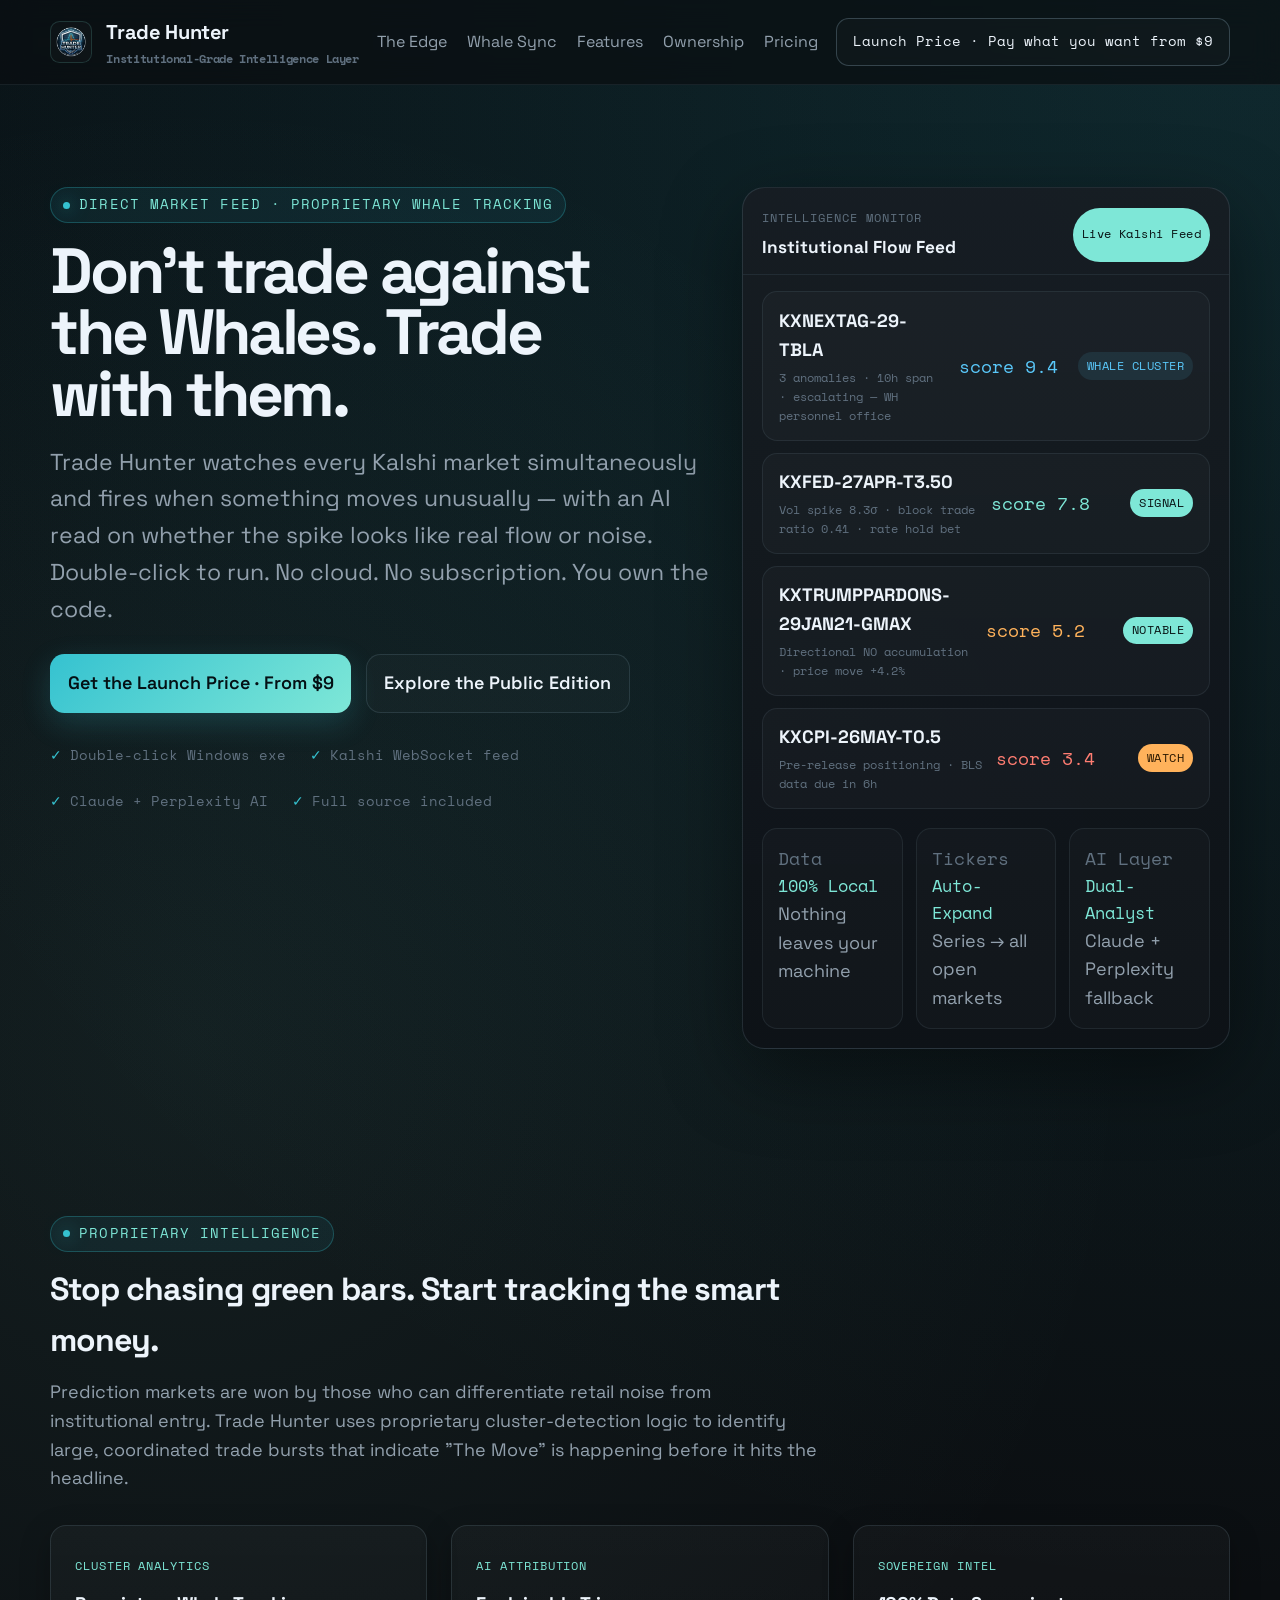
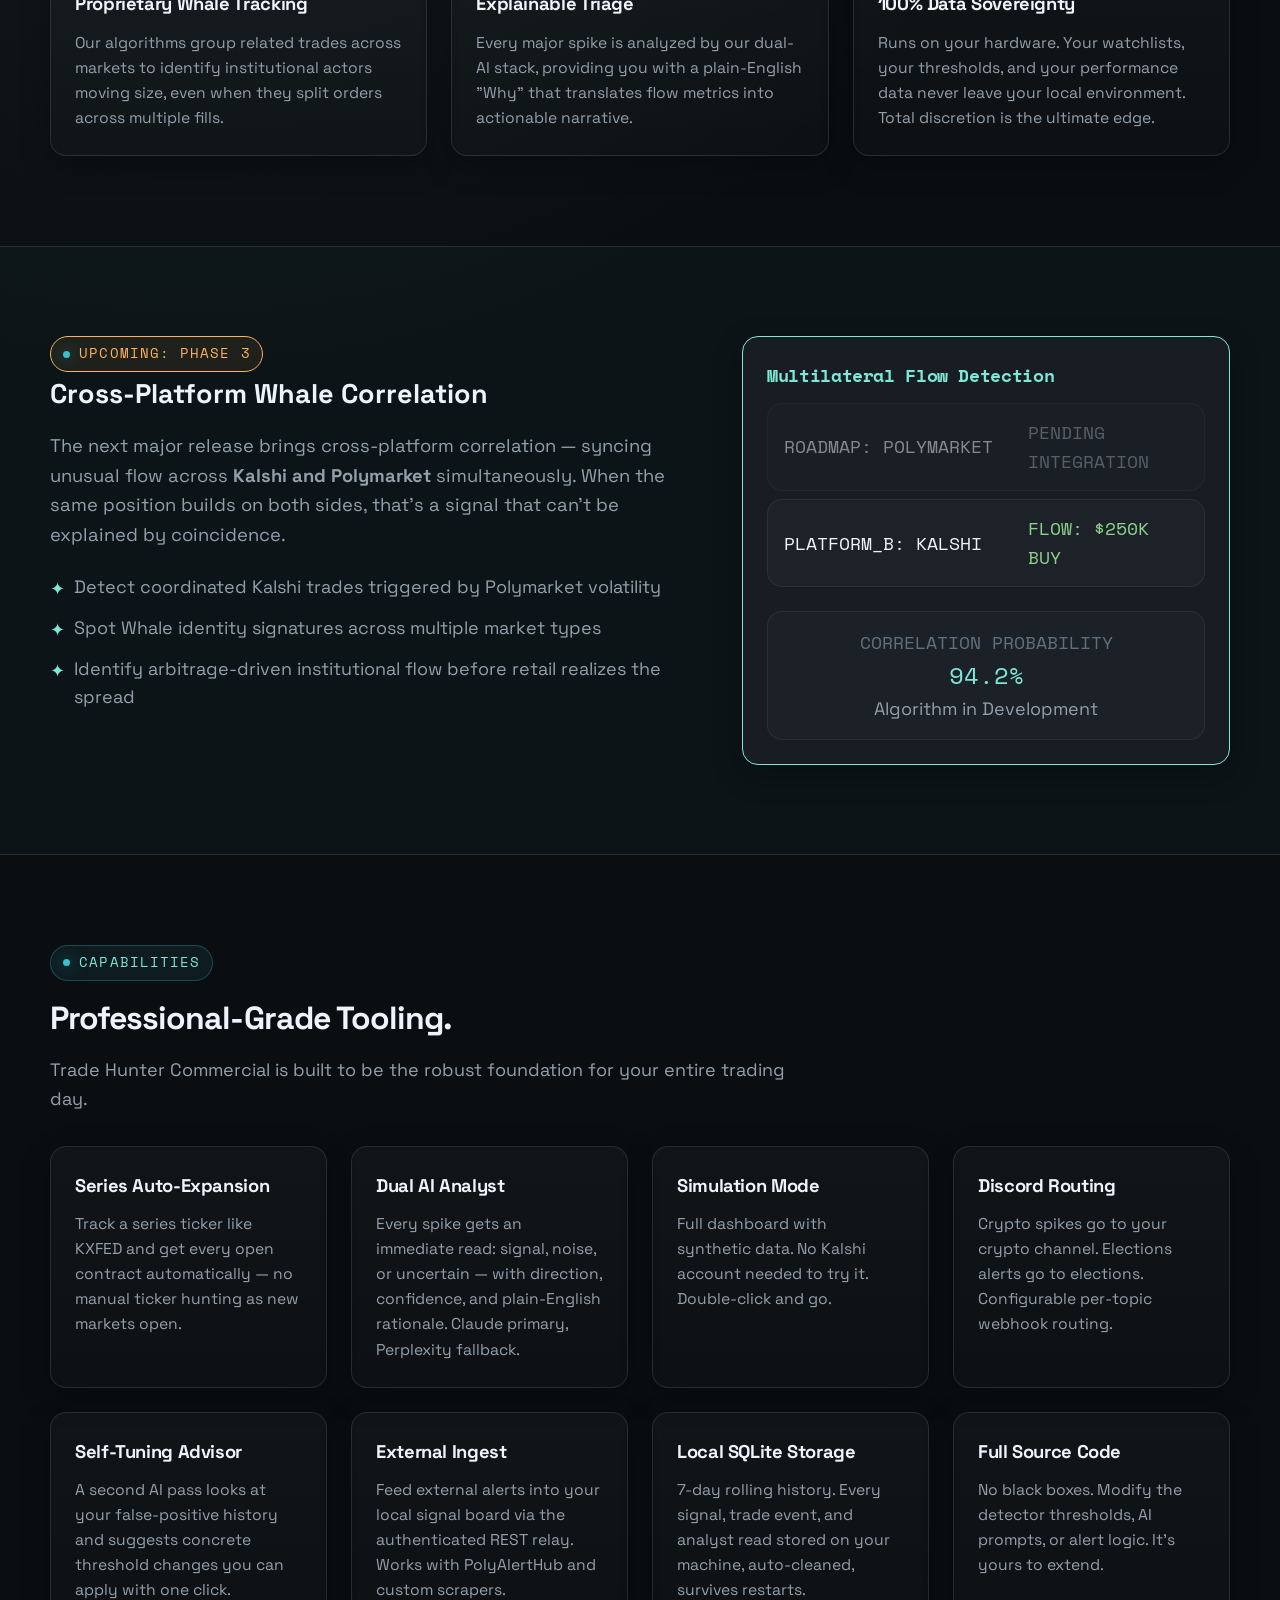
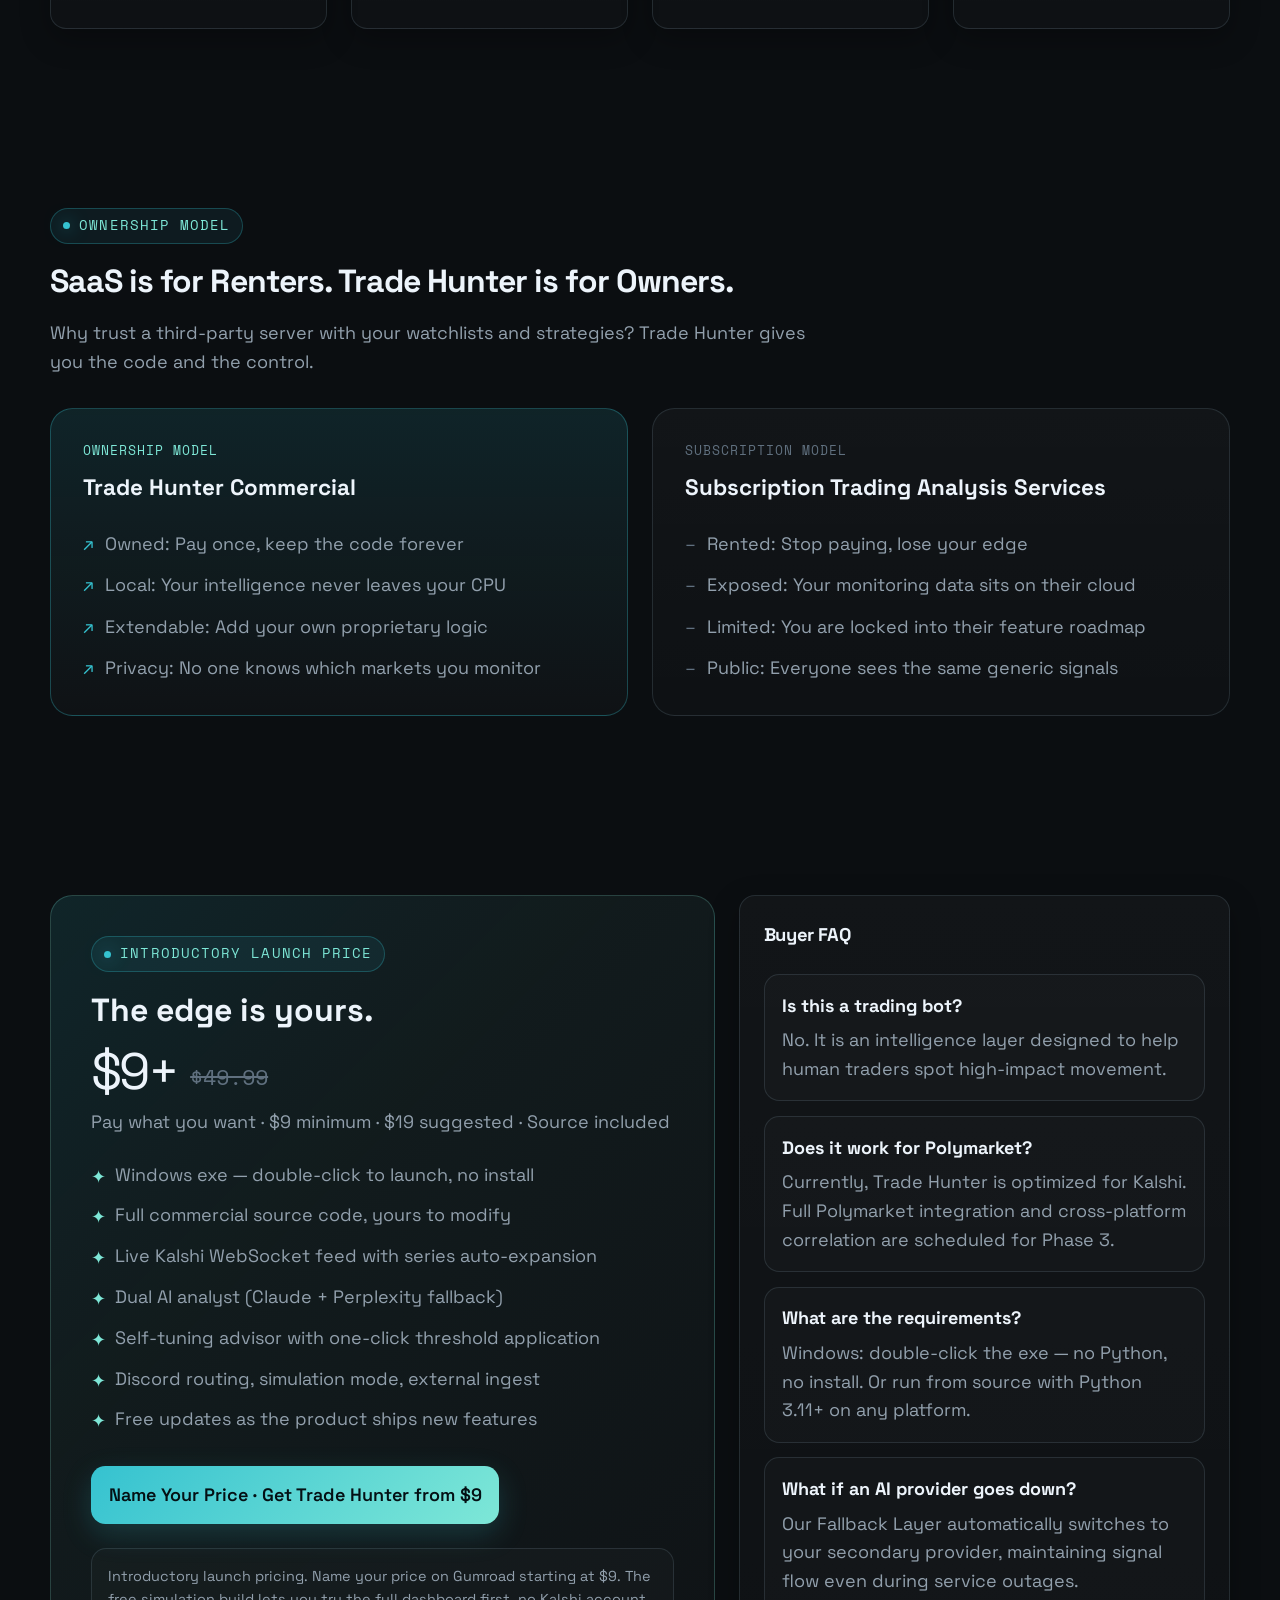
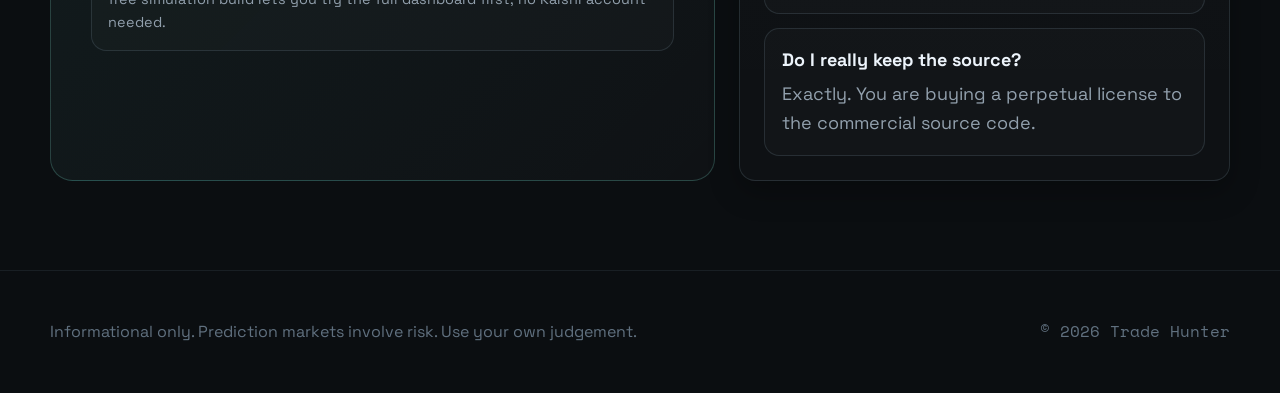
<file: docs/index.html>
<!DOCTYPE html>
<html lang="en" data-theme="dark">
<head>
  <meta charset="UTF-8" />
  <meta name="viewport" content="width=device-width, initial-scale=1.0" />
  <meta name="description" content="Trade Hunter is an elite, local-first prediction market intelligence tool. Detect hidden whale movement, correlate across platforms, and maintain 100% data sovereignty." />
  <title>Trade Hunter — Institutional-Grade Prediction Market Intelligence</title>
  <link rel="preconnect" href="https://fonts.googleapis.com">
  <link rel="preconnect" href="https://fonts.gstatic.com" crossorigin>
  <link href="https://fonts.googleapis.com/css2?family=Space+Grotesk:wght@400;500;700&family=Space+Mono:wght@400;700&display=swap" rel="stylesheet">
  <style>
    :root {
      --text-xs: clamp(0.75rem, 0.72rem + 0.16vw, 0.875rem);
      --text-sm: clamp(0.875rem, 0.84rem + 0.2vw, 1rem);
      --text-base: clamp(1rem, 0.96rem + 0.25vw, 1.125rem);
      --text-lg: clamp(1.125rem, 1rem + 0.55vw, 1.45rem);
      --text-xl: clamp(1.5rem, 1.2rem + 1vw, 2.2rem);
      --text-2xl: clamp(2.2rem, 1.6rem + 3vw, 4.8rem);
      --space-1: .25rem; --space-2: .5rem; --space-3: .75rem; --space-4: 1rem;
      --space-5: 1.25rem; --space-6: 1.5rem; --space-8: 2rem; --space-10: 2.5rem;
      --space-12: 3rem; --space-16: 4rem; --space-20: 5rem; --space-24: 6rem;
      --radius-sm: .45rem; --radius-md: .75rem; --radius-lg: 1rem; --radius-xl: 1.4rem;
      --font-display: 'Space Grotesk', system-ui, sans-serif;
      --font-body: 'Space Grotesk', system-ui, sans-serif;
      --font-mono: 'Space Mono', monospace;
      --bg: #0b0e11;
      --surface: #11161b;
      --surface-2: #171d23;
      --surface-3: #1c242c;
      --border: rgba(187, 225, 250, 0.12);
      --border-strong: rgba(187, 225, 250, 0.22);
      --text: #edf4fb;
      --muted: #92a0ad;
      --faint: #60707f;
      --primary: #35c2d0;
      --primary-2: #7ee7d7;
      --warning: #ffb25b;
      --danger: #ff7d72;
      --success: #8dd18d;
      --shadow-lg: 0 24px 80px rgba(0,0,0,.42);
      --shadow-md: 0 10px 30px rgba(0,0,0,.28);
    }
    * { box-sizing: border-box; margin: 0; padding: 0; }
    html { scroll-behavior: smooth; -webkit-font-smoothing: antialiased; }
    body {
      font-family: var(--font-body);
      background:
        radial-gradient(circle at top right, rgba(53,194,208,.14), transparent 30%),
        radial-gradient(circle at 15% 20%, rgba(126,231,215,.08), transparent 22%),
        linear-gradient(180deg, #091014 0%, #0b0e11 25%, #0b0e11 100%);
      color: var(--text);
      font-size: var(--text-base);
      line-height: 1.6;
    }
    a { color: inherit; text-decoration: none; }
    img, svg { display: block; max-width: 100%; }
    .container { width: min(1180px, calc(100% - 2rem)); margin: 0 auto; }
    .mono { font-family: var(--font-mono); }
    .muted { color: var(--muted); }
    .faint { color: var(--faint); }
    .eyebrow {
      display: inline-flex; align-items: center; gap: .6rem;
      padding: .38rem .72rem; border-radius: 999px;
      border: 1px solid rgba(53,194,208,.28);
      background: rgba(53,194,208,.08);
      color: var(--primary-2); font-family: var(--font-mono);
      font-size: var(--text-xs); letter-spacing: .08em; text-transform: uppercase;
    }
    .eyebrow::before {
      content: ""; width: .45rem; height: .45rem; border-radius: 999px;
      background: var(--primary); box-shadow: 0 0 18px rgba(53,194,208,.7);
    }
    header {
      position: sticky; top: 0; z-index: 50;
      backdrop-filter: blur(14px);
      background: rgba(11,14,17,.72);
      border-bottom: 1px solid rgba(187,225,250,.08);
    }
    .nav { display:flex; align-items:center; justify-content:space-between; padding: 1rem 0; gap: 1rem; }
    .brand { display:flex; align-items:center; gap: .9rem; font-weight: 700; letter-spacing: -.02em; }
    .brand-logo {
      width: 42px;
      height: 42px;
      object-fit: contain;
      border-radius: .6rem;
      border: 1px solid rgba(126,231,215,.16);
      background: rgba(255,255,255,.02);
      padding: .2rem;
    }
    .mark {
      width: 2.2rem; height: 2.2rem; border-radius: .8rem;
      border: 1px solid rgba(126,231,215,.22);
      background: linear-gradient(135deg, rgba(53,194,208,.2), rgba(126,231,215,.08));
      position: relative; box-shadow: inset 0 1px 0 rgba(255,255,255,.06);
      flex: 0 0 auto;
    }
    .mark::before, .mark::after {
      content: ""; position: absolute; inset: .45rem; border-left: 2px solid var(--primary); border-bottom: 2px solid var(--primary-2);
      transform: skew(-18deg);
    }
    .mark::after { inset: .75rem .55rem .55rem .9rem; opacity: .55; }
    .nav-links { display:flex; gap: 1.25rem; color: var(--muted); font-size: var(--text-sm); }
    .nav-links a:hover { color: var(--text); }
    .cta-nav {
      padding: .75rem 1rem; border-radius: .8rem; border: 1px solid var(--border-strong);
      background: rgba(255,255,255,.02); color: var(--text); font-family: var(--font-mono); font-size: var(--text-xs);
      white-space: nowrap;
    }
    .hero { padding: clamp(3.5rem, 8vw, 7rem) 0 clamp(2.8rem, 6vw, 5rem); }
    .hero-grid { display:grid; grid-template-columns: 1.15fr .85fr; gap: 2rem; align-items: start; }
    h1 {
      font-family: var(--font-display); font-size: var(--text-2xl); line-height: .96; letter-spacing: -.05em;
      max-width: 14ch; margin-top: 1.1rem; margin-bottom: 1.15rem;
    }
    .hero p.lead { max-width: 64ch; color: var(--muted); font-size: var(--text-lg); }
    .hero-actions { display:flex; flex-wrap:wrap; gap: .9rem; margin-top: 1.6rem; }
    .button {
      display:inline-flex; align-items:center; justify-content:center; min-height: 46px; padding: .9rem 1.1rem;
      border-radius: .9rem; border: 1px solid var(--border); font-weight: 600; transition: .18s ease;
      cursor: pointer;
    }
    .button.primary { background: linear-gradient(135deg, var(--primary), var(--primary-2)); color: #041014; border: none; box-shadow: 0 10px 30px rgba(53,194,208,.2); }
    .button.secondary { background: rgba(255,255,255,.02); color: var(--text); }
    .button:hover { transform: translateY(-2px); filter: brightness(1.1); }
    .microproof { display:flex; flex-wrap:wrap; gap: 1.5rem; margin-top: 2rem; color: var(--faint); font-family: var(--font-mono); font-size: var(--text-xs); }
    .microproof span { display: flex; align-items: center; gap: 0.5rem; }
    .microproof span::before { content: "✓"; color: var(--primary); }
    
    .hero-card {
      background: linear-gradient(180deg, rgba(23,29,35,.92), rgba(14,18,23,.95));
      border: 1px solid var(--border);
      border-radius: var(--radius-xl);
      box-shadow: var(--shadow-lg);
      overflow: hidden;
      transition: transform 0.3s ease;
    }
    .hero-card:hover { transform: scale(1.02); }
    .hero-card-top {
      display:grid; grid-template-columns: 1fr auto; gap: 1rem; padding: 1.2rem 1.2rem .8rem;
      border-bottom: 1px solid rgba(187,225,250,.08);
    }
    .signal-board { padding: 1rem 1.2rem 1.2rem; display:grid; gap: .75rem; }
    .signal-row {
      display:grid; grid-template-columns: 1.1fr .7fr auto; gap: .8rem; align-items:center;
      padding: .9rem 1rem; border-radius: .95rem; background: rgba(255,255,255,.025); border: 1px solid rgba(187,225,250,.08);
    }
    .pill { display:inline-flex; align-items:center; gap:.5rem; padding:.28rem .55rem; border-radius:999px; font-size: .72rem; font-family: var(--font-mono); letter-spacing:.04em; }
    .pill.signal { color:#081314; background: var(--primary-2); }
    .pill.watch { color:#2a1800; background: var(--warning); }
    .pill.noise { color:#230807; background: var(--danger); }
    .hero-stats { display:grid; grid-template-columns: repeat(3, 1fr); gap: .8rem; padding: 0 1.2rem 1.2rem; }
    .stat { border: 1px solid rgba(187,225,250,.08); background: rgba(255,255,255,.02); border-radius: .95rem; padding: .95rem; }
    .stat .k { font-family: var(--font-mono); color: var(--primary-2); font-size: 1.05rem; }
    .section { padding: clamp(3.3rem, 7vw, 6rem) 0; }
    .section-head { max-width: 48rem; margin-bottom: 2rem; }
    .section-head h2 { font-size: var(--text-xl); letter-spacing: -.03em; margin: .75rem 0; }
    .grid-3, .grid-2, .grid-4 { display:grid; gap: 1.5rem; }
    .grid-3 { grid-template-columns: repeat(3, 1fr); }
    .grid-2 { grid-template-columns: repeat(2, 1fr); }
    .grid-4 { grid-template-columns: repeat(4, 1fr); }
    .card {
      background: linear-gradient(180deg, rgba(255,255,255,.03), rgba(255,255,255,.015));
      border: 1px solid var(--border);
      border-radius: var(--radius-lg);
      padding: 1.5rem;
      box-shadow: var(--shadow-md);
      transition: border-color 0.2s ease, transform 0.2s ease;
    }
    .card:hover { border-color: var(--primary); transform: translateY(-4px); }
    .card h3 { font-size: 1.15rem; margin-bottom: .75rem; letter-spacing: -.02em; }
    .card p { color: var(--muted); font-size: .98rem; }
    .feature-kicker {
      display:inline-flex;
      margin-bottom: .85rem;
      color: var(--primary-2);
      font-family: var(--font-mono);
      font-size: .72rem;
      letter-spacing: .08em;
      text-transform: uppercase;
    }
    .compare { display:grid; grid-template-columns: 1fr 1fr; gap: 1.5rem; }
    .compare .panel { border-radius: var(--radius-xl); padding: 2rem; border:1px solid var(--border); }
    .compare .panel.ours { background: linear-gradient(180deg, rgba(53,194,208,.12), rgba(255,255,255,.02)); border-color: rgba(53,194,208,.3); }
    .compare .panel.theirs { background: linear-gradient(180deg, rgba(255,255,255,.03), rgba(255,255,255,.015)); opacity: .9; }
    .compare ul { list-style:none; display:grid; gap:.8rem; margin-top: 1.5rem; }
    .compare li { color: var(--muted); padding-left: 1.35rem; position:relative; }
    .compare li::before { content: "↗"; position:absolute; left:0; color: var(--primary); }
    .compare .theirs li::before { content: "–"; color: var(--faint); }
    .path { display:grid; grid-template-columns: repeat(4, 1fr); gap: 1rem; align-items:stretch; }
    .step {
      padding: 1.25rem; border-radius: .95rem; background: rgba(255,255,255,.025); border:1px solid var(--border);
      min-height: 160px;
    }
    .step strong { display:block; margin-bottom: .5rem; color: var(--primary); }
    .pricing { display:grid; grid-template-columns: 1.15fr .85fr; gap: 1.5rem; align-items: stretch; }
    .pricing-main {
      padding: 2.5rem; border-radius: var(--radius-xl); border:1px solid rgba(126,231,215,.22);
      background: linear-gradient(135deg, rgba(53,194,208,.13), rgba(126,231,215,.06) 38%, rgba(255,255,255,.02) 100%);
    }
    .price-line { display:flex; align-items:flex-end; gap: .8rem; flex-wrap:wrap; margin: .8rem 0 1.5rem; }
    .price-big { font-size: clamp(2.5rem, 4vw, 4.25rem); line-height: .9; letter-spacing: -.05em; }
    .price-was { font-family: var(--font-mono); font-size: 1.4rem; color: var(--faint); text-decoration: line-through; align-self: flex-end; }
    .list { list-style:none; display:grid; gap: .75rem; }
    .list li { padding-left: 1.5rem; position:relative; color: var(--muted); }
    .list li::before { content: "✦"; position:absolute; left:0; color: var(--primary-2); top: 2px; }
    .faq { display:grid; gap: .9rem; }
    .faq-item { padding: 1.05rem 1.1rem; border-radius: .95rem; border:1px solid var(--border); background: rgba(255,255,255,.02); }
    .faq-item strong { display:block; margin-bottom: .35rem; color: var(--text); }
    .notice {
      margin-top: 1.5rem;
      border: 1px solid rgba(187,225,250,.12);
      border-radius: .95rem;
      padding: 1rem;
      background: rgba(255,255,255,.02);
      color: var(--muted);
      font-size: .9rem;
    }
    footer { padding: 3rem 0; border-top:1px solid rgba(187,225,250,.08); color: var(--faint); }
    .footer-wrap { display:flex; justify-content:space-between; gap:1rem; flex-wrap:wrap; font-size: var(--text-sm); }
    
    /* Animations */
    @keyframes fadeInUp {
      from { opacity: 0; transform: translateY(20px); }
      to { opacity: 1; transform: translateY(0); }
    }
    .animate-in { animation: fadeInUp 0.6s ease forwards; }

    @media (max-width: 980px) {
      .hero-grid, .pricing, .compare, .grid-3, .grid-2, .grid-4, .path { grid-template-columns: 1fr; }
      .nav-links { display:none; }
      .hero-stats { grid-template-columns: 1fr; }
      .cta-nav { display:none; }
    }
    @media (max-width: 640px) {
      .container { width: min(100% - 1rem, 1180px); }
      .hero { padding-top: 2.6rem; }
      .hero p.lead { font-size: 1.1rem; }
      .hero-actions { flex-direction: column; }
      .button { width: 100%; }
      .signal-row { grid-template-columns: 1fr; }
      .hero-card-top { grid-template-columns: 1fr; }
    }
  </style>
</head>
<body>
  <header>
    <div class="container nav">
      <div class="brand">
        <img src="assets/logo.png" alt="Trade Hunter" class="brand-logo" onerror="this.style.display='none'; this.nextElementSibling.style.display='block';" />
        <div class="mark" style="display:none;"></div>
        <div>
          <div style="font-size: 1.25rem;">Trade Hunter</div>
          <div class="mono faint" style="font-size:.72rem; margin-top:.1rem;">Institutional-Grade Intelligence Layer</div>
        </div>
      </div>
      <nav class="nav-links">
        <a href="#edge">The Edge</a>
        <a href="#sync">Whale Sync</a>
        <a href="#features">Features</a>
        <a href="#compare">Ownership</a>
        <a href="#pricing">Pricing</a>
      </nav>
      <div class="cta-nav mono">Launch Price · Pay what you want from $9</div>
    </div>
  </header>

  <main>
    <section class="hero">
      <div class="container hero-grid">
        <div class="animate-in" style="animation-delay: 0.1s">
          <div class="eyebrow">Direct Market Feed · Proprietary Whale Tracking</div>
          <h1>Don't trade against the Whales. Trade with them.</h1>
          <p class="lead">Trade Hunter watches every Kalshi market simultaneously and fires when something moves unusually — with an AI read on whether the spike looks like real flow or noise. Double-click to run. No cloud. No subscription. You own the code.</p>
          <div class="hero-actions">
            <a class="button primary" href="#pricing">Get the Launch Price · From $9</a>
            <a class="button secondary" href="https://github.com/lweiss01/trade-hunter" target="_blank" rel="noopener noreferrer">Explore the Public Edition</a>
          </div>
          <div class="microproof">
            <span>Double-click Windows exe</span>
            <span>Kalshi WebSocket feed</span>
            <span>Claude + Perplexity AI</span>
            <span>Full source included</span>
          </div>
        </div>

        <aside class="hero-card animate-in" style="animation-delay: 0.3s" aria-label="Trade Hunter preview">
          <div class="hero-card-top">
            <div>
              <div class="mono faint" style="font-size:.78rem; text-transform:uppercase; letter-spacing:.08em;">Intelligence Monitor</div>
              <div style="margin-top:.4rem; font-size:1.08rem; font-weight:700;">Institutional Flow Feed</div>
            </div>
            <div class="pill signal">Live Kalshi Feed</div>
          </div>
          <div class="signal-board">
            <div class="signal-row">
              <div>
                <strong>KXNEXTAG-29-TBLA</strong>
                <div class="mono faint" style="font-size:.75rem; margin-top:.2rem;">3 anomalies · 10h span · escalating — WH personnel office</div>
              </div>
              <div class="mono" style="color:#5ac8fa;">score 9.4</div>
              <div class="pill signal" style="background:rgba(90,200,250,0.1); border-color:rgba(90,200,250,0.3); color:#5ac8fa;">WHALE CLUSTER</div>
            </div>
            <div class="signal-row">
              <div>
                <strong>KXFED-27APR-T3.50</strong>
                <div class="mono faint" style="font-size:.75rem; margin-top:.2rem;">Vol spike 8.3σ · block trade ratio 0.41 · rate hold bet</div>
              </div>
              <div class="mono" style="color:var(--primary-2);">score 7.8</div>
              <div class="pill signal">SIGNAL</div>
            </div>
            <div class="signal-row">
              <div>
                <strong>KXTRUMPPARDONS-29JAN21-GMAX</strong>
                <div class="mono faint" style="font-size:.75rem; margin-top:.2rem;">Directional NO accumulation · price move +4.2%</div>
              </div>
              <div class="mono" style="color:var(--warning);">score 5.2</div>
              <div class="pill signal">NOTABLE</div>
            </div>
            <div class="signal-row">
              <div>
                <strong>KXCPI-26MAY-T0.5</strong>
                <div class="mono faint" style="font-size:.75rem; margin-top:.2rem;">Pre-release positioning · BLS data due in 6h</div>
              </div>
              <div class="mono" style="color:var(--danger);">score 3.4</div>
              <div class="pill watch">WATCH</div>
            </div>
          </div>
          <div class="hero-stats">
            <div class="stat"><div class="mono faint">Data</div><div class="k">100% Local</div><div class="muted">Nothing leaves your machine</div></div>
            <div class="stat"><div class="mono faint">Tickers</div><div class="k">Auto-Expand</div><div class="muted">Series → all open markets</div></div>
            <div class="stat"><div class="mono faint">AI Layer</div><div class="k">Dual-Analyst</div><div class="muted">Claude + Perplexity fallback</div></div>
          </div>
        </aside>
      </div>
    </section>

    <section class="section" id="edge">
      <div class="container">
        <div class="section-head animate-in">
          <div class="eyebrow">Proprietary Intelligence</div>
          <h2>Stop chasing green bars. Start tracking the smart money.</h2>
          <p class="muted">Prediction markets are won by those who can differentiate retail noise from institutional entry. Trade Hunter uses proprietary cluster-detection logic to identify large, coordinated trade bursts that indicate "The Move" is happening before it hits the headline.</p>
        </div>
        <div class="grid-3">
          <article class="card animate-in" style="animation-delay: 0.1s">
            <div class="feature-kicker">Cluster Analytics</div>
            <h3>Proprietary Whale Tracking</h3>
            <p>Our algorithms group related trades across markets to identify institutional actors moving size, even when they split orders across multiple fills.</p>
          </article>
          <article class="card animate-in" style="animation-delay: 0.2s">
            <div class="feature-kicker">AI Attribution</div>
            <h3>Explainable Triage</h3>
            <p>Every major spike is analyzed by our dual-AI stack, providing you with a plain-English "Why" that translates flow metrics into actionable narrative.</p>
          </article>
          <article class="card animate-in" style="animation-delay: 0.3s">
            <div class="feature-kicker">Sovereign Intel</div>
            <h3>100% Data Sovereignty</h3>
            <p>Runs on your hardware. Your watchlists, your thresholds, and your performance data never leave your local environment. Total discretion is the ultimate edge.</p>
          </article>
        </div>
      </div>
    </section>

    <section class="section" id="sync" style="background: rgba(53,194,208, 0.03); border-top: 1px solid var(--border); border-bottom: 1px solid var(--border);">
      <div class="container">
         <div class="hero-grid">
           <div class="animate-in">
             <div class="eyebrow" style="border-color: var(--warning); background: rgba(255,178,91,0.08); color: var(--warning);">Upcoming: Phase 3</div>
             <h2>Cross-Platform Whale Correlation</h2>
             <p class="muted" style="font-size: 1.15rem; margin-top: 1rem;">The next major release brings cross-platform correlation — syncing unusual flow across <strong>Kalshi and Polymarket</strong> simultaneously. When the same position builds on both sides, that's a signal that can't be explained by coincidence.</p>
             <ul class="list" style="margin-top: 1.5rem;">
               <li>Detect coordinated Kalshi trades triggered by Polymarket volatility</li>
               <li>Spot Whale identity signatures across multiple market types</li>
               <li>Identify arbitrage-driven institutional flow before retail realizes the spread</li>
             </ul>
           </div>
           <aside class="card animate-in" style="background: var(--surface-2); border-color: var(--primary-2);">
             <h3 class="mono" style="color: var(--primary-2)">Multilateral Flow Detection</h3>
              <div class="signal-row" style="margin-bottom: 0.5rem; opacity: 0.5;">
                <div class="mono">ROADMAP: POLYMARKET</div>
                <div class="mono" style="color: var(--muted);">PENDING INTEGRATION</div>
             </div>
             <div class="signal-row" style="margin-bottom: 1.5rem;">
                <div class="mono">PLATFORM_B: KALSHI</div>
                <div class="mono" style="color: var(--success);">FLOW: $250K BUY</div>
             </div>
             <div class="stat" style="text-align: center;">
                 <div class="mono faint">CORRELATION PROBABILITY</div>
                <div class="k" style="font-size: 1.5rem;">94.2%</div>
                <div class="muted">Algorithm in Development</div>
             </div>
           </aside>
        </div>
      </div>
    </section>

    <section class="section" id="features">
      <div class="container">
        <div class="section-head animate-in">
          <div class="eyebrow">Capabilities</div>
          <h2>Professional-Grade Tooling.</h2>
          <p class="muted">Trade Hunter Commercial is built to be the robust foundation for your entire trading day.</p>
        </div>
        <div class="grid-4">
          <article class="card">
            <h3>Series Auto-Expansion</h3>
            <p>Track a series ticker like KXFED and get every open contract automatically — no manual ticker hunting as new markets open.</p>
          </article>
          <article class="card">
            <h3>Dual AI Analyst</h3>
            <p>Every spike gets an immediate read: signal, noise, or uncertain — with direction, confidence, and plain-English rationale. Claude primary, Perplexity fallback.</p>
          </article>
          <article class="card">
            <h3>Simulation Mode</h3>
            <p>Full dashboard with synthetic data. No Kalshi account needed to try it. Double-click and go.</p>
          </article>
          <article class="card">
            <h3>Discord Routing</h3>
            <p>Crypto spikes go to your crypto channel. Elections alerts go to elections. Configurable per-topic webhook routing.</p>
          </article>
          <article class="card">
            <h3>Self-Tuning Advisor</h3>
            <p>A second AI pass looks at your false-positive history and suggests concrete threshold changes you can apply with one click.</p>
          </article>
          <article class="card">
            <h3>External Ingest</h3>
            <p>Feed external alerts into your local signal board via the authenticated REST relay. Works with PolyAlertHub and custom scrapers.</p>
          </article>
          <article class="card">
            <h3>Local SQLite Storage</h3>
            <p>7-day rolling history. Every signal, trade event, and analyst read stored on your machine, auto-cleaned, survives restarts.</p>
          </article>
          <article class="card">
            <h3>Full Source Code</h3>
            <p>No black boxes. Modify the detector thresholds, AI prompts, or alert logic. It's yours to extend.</p>
          </article>
        </div>
      </div>
    </section>

    <section class="section" id="compare">
      <div class="container">
        <div class="section-head animate-in">
          <div class="eyebrow">Ownership Model</div>
          <h2>SaaS is for Renters. Trade Hunter is for Owners.</h2>
          <p class="muted">Why trust a third-party server with your watchlists and strategies? Trade Hunter gives you the code and the control.</p>
        </div>
        <div class="compare">
          <div class="panel ours animate-in" style="animation-delay: 0.1s">
            <div class="mono" style="color:var(--primary-2); font-size:.8rem; text-transform:uppercase; letter-spacing:.08em;">Ownership Model</div>
            <h3 style="margin-top:.5rem; font-size:1.4rem;">Trade Hunter Commercial</h3>
            <ul>
              <li>Owned: Pay once, keep the code forever</li>
              <li>Local: Your intelligence never leaves your CPU</li>
              <li>Extendable: Add your own proprietary logic</li>
              <li>Privacy: No one knows which markets you monitor</li>
            </ul>
          </div>
          <div class="panel theirs animate-in" style="animation-delay: 0.2s">
            <div class="mono" style="color:var(--faint); font-size:.8rem; text-transform:uppercase; letter-spacing:.08em;">Subscription Model</div>
            <h3 style="margin-top:.5rem; font-size:1.4rem;">Subscription Trading Analysis Services</h3>
            <ul class="theirs">
              <li>Rented: Stop paying, lose your edge</li>
              <li>Exposed: Your monitoring data sits on their cloud</li>
              <li>Limited: You are locked into their feature roadmap</li>
              <li>Public: Everyone sees the same generic signals</li>
            </ul>
          </div>
        </div>
      </div>
    </section>

    <section class="section" id="pricing">
      <div class="container pricing">
        <div class="pricing-main animate-in">
          <div class="eyebrow">Introductory Launch Price</div>
          <h2 style="font-size:var(--text-xl); margin-top:.8rem;">The edge is yours.</h2>
          <div class="price-line">
            <div class="price-big">$9+</div>
            <div class="price-was">$49.99</div>
            <div class="muted">Pay what you want · $9 minimum · $19 suggested · Source included</div>
          </div>
          <ul class="list">
            <li>Windows exe — double-click to launch, no install</li>
            <li>Full commercial source code, yours to modify</li>
            <li>Live Kalshi WebSocket feed with series auto-expansion</li>
            <li>Dual AI analyst (Claude + Perplexity fallback)</li>
            <li>Self-tuning advisor with one-click threshold application</li>
            <li>Discord routing, simulation mode, external ingest</li>
            <li>Free updates as the product ships new features</li>
          </ul>
          <div class="hero-actions" style="margin-top:2rem;">
            <a class="button primary" href="https://lweiss.gumroad.com/l/trade-hunter" target="_blank" rel="noopener noreferrer">Name Your Price · Get Trade Hunter from $9</a>
          </div>
          <div class="notice">Introductory launch pricing. Name your price on Gumroad starting at $9. The free simulation build lets you try the full dashboard first, no Kalshi account needed.</div>
        </div>
        <aside class="card animate-in" id="faq" style="animation-delay: 0.3s">
          <h3>Buyer FAQ</h3>
          <div class="faq" style="margin-top:1.5rem;">
            <div class="faq-item"><strong>Is this a trading bot?</strong><span class="muted">No. It is an intelligence layer designed to help human traders spot high-impact movement.</span></div>
             <div class="faq-item"><strong>Does it work for Polymarket?</strong><span class="muted">Currently, Trade Hunter is optimized for Kalshi. Full Polymarket integration and cross-platform correlation are scheduled for Phase 3.</span></div>
            <div class="faq-item"><strong>What are the requirements?</strong><span class="muted">Windows: double-click the exe — no Python, no install. Or run from source with Python 3.11+ on any platform.</span></div>
             <div class="faq-item"><strong>What if an AI provider goes down?</strong><span class="muted">Our Fallback Layer automatically switches to your secondary provider, maintaining signal flow even during service outages.</span></div>
            <div class="faq-item"><strong>Do I really keep the source?</strong><span class="muted">Exactly. You are buying a perpetual license to the commercial source code.</span></div>
          </div>
        </aside>
      </div>
    </section>
  </main>

  <footer>
    <div class="container footer-wrap">
      <div>Informational only. Prediction markets involve risk. Use your own judgement.</div>
      <div class="mono">© 2026 Trade Hunter</div>
    </div>
  </footer>
</body>
</html>
</file>
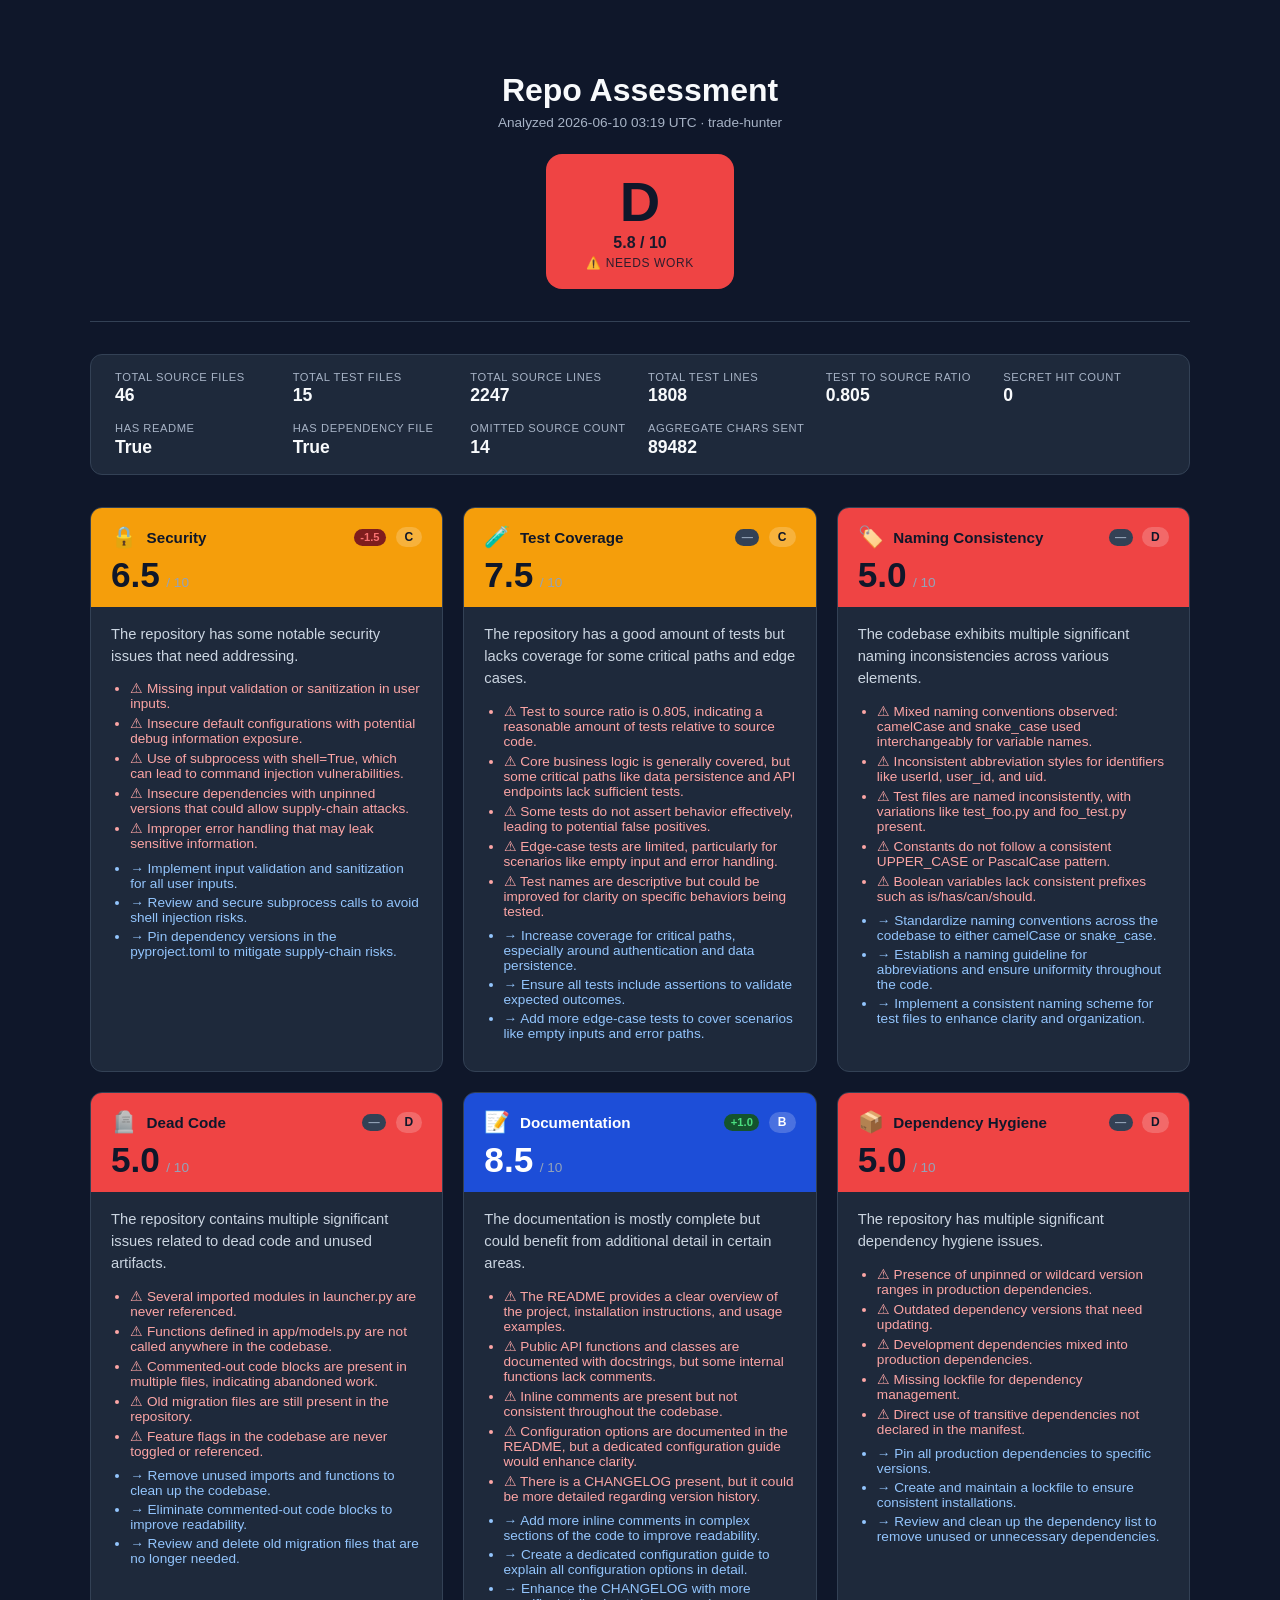
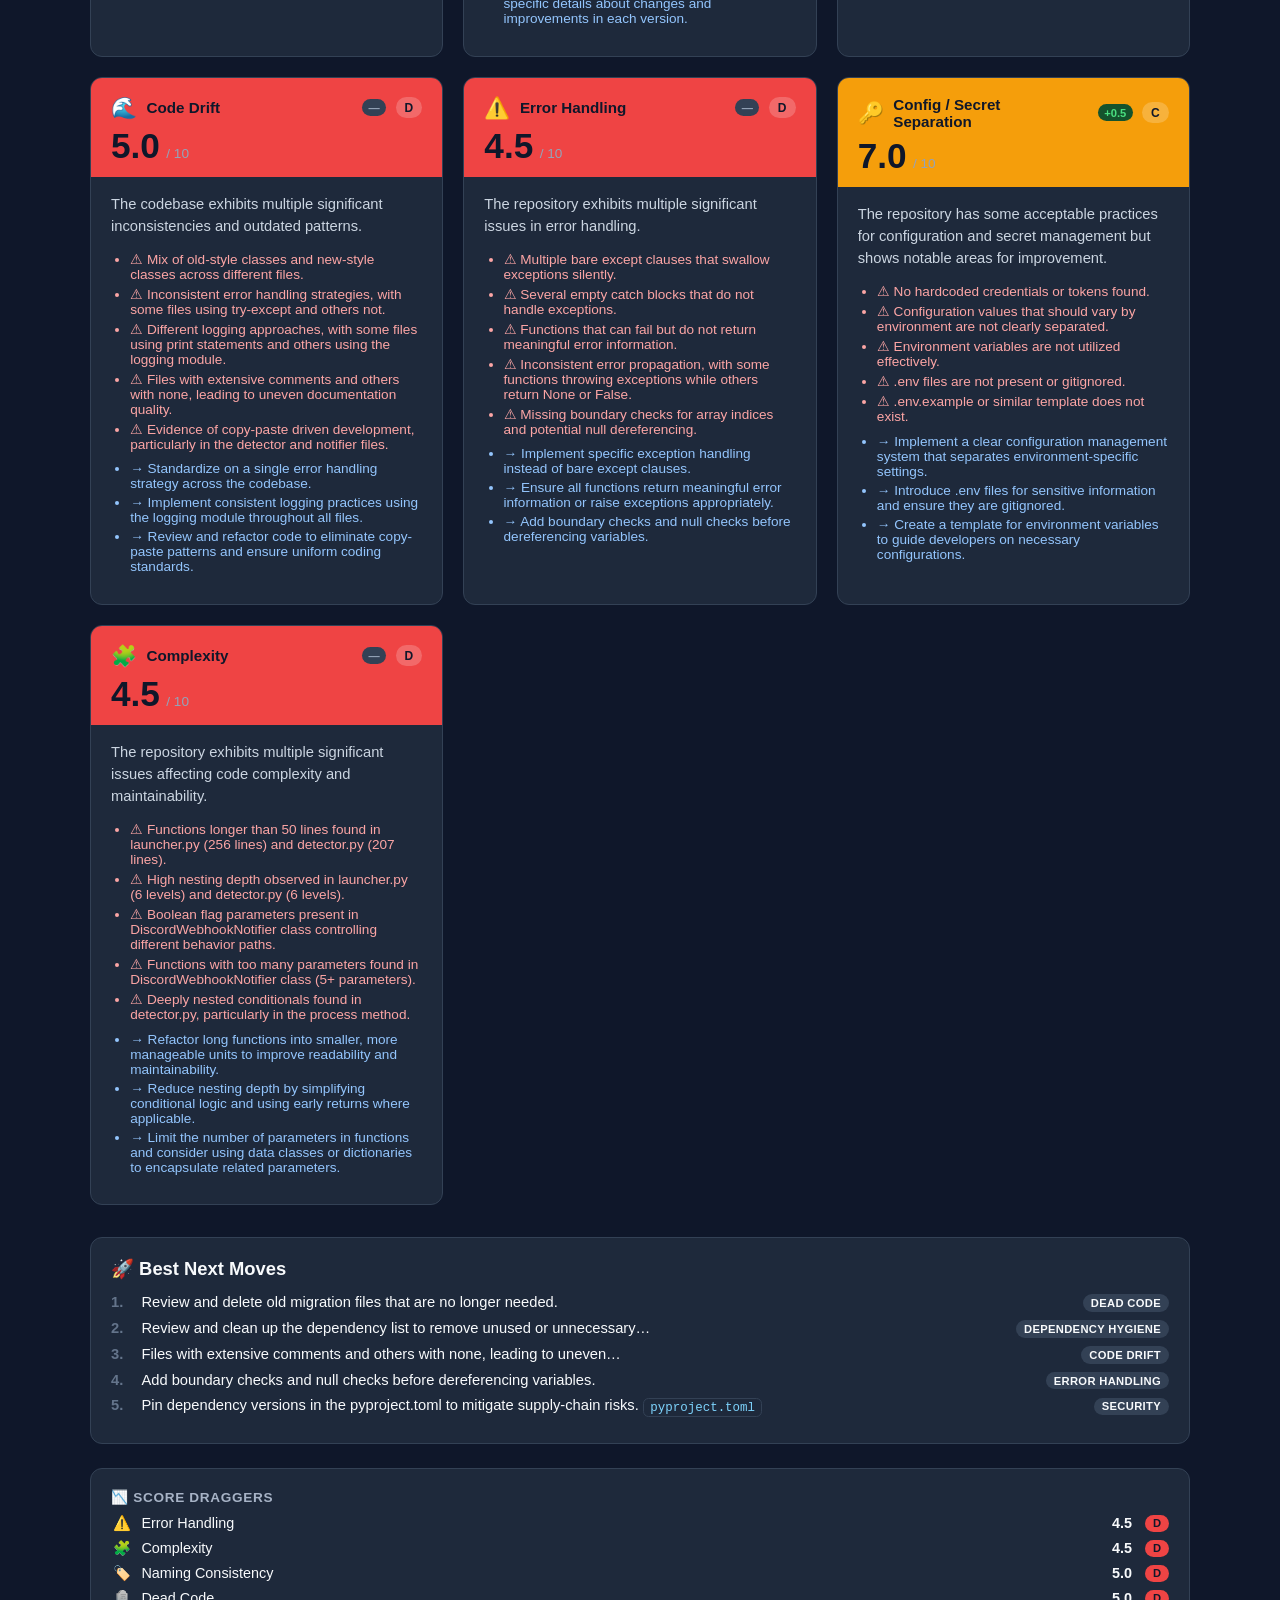
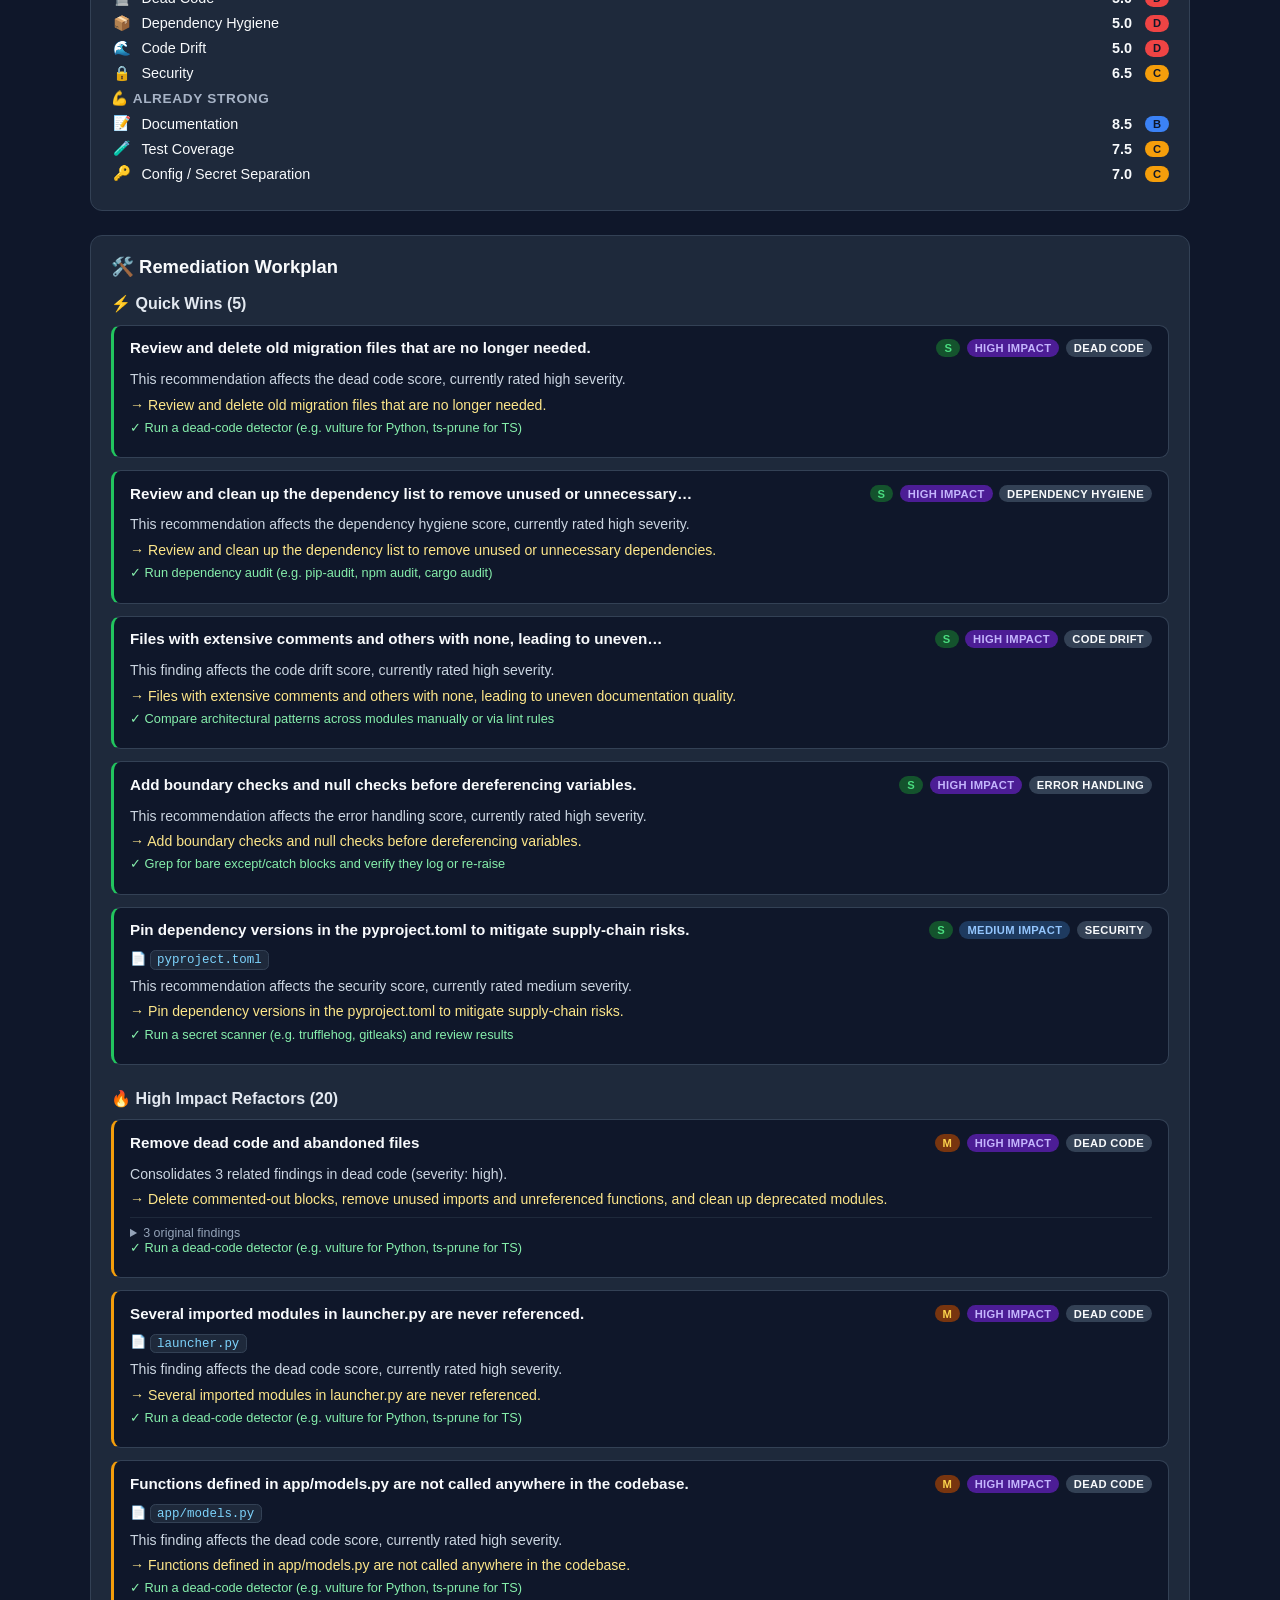
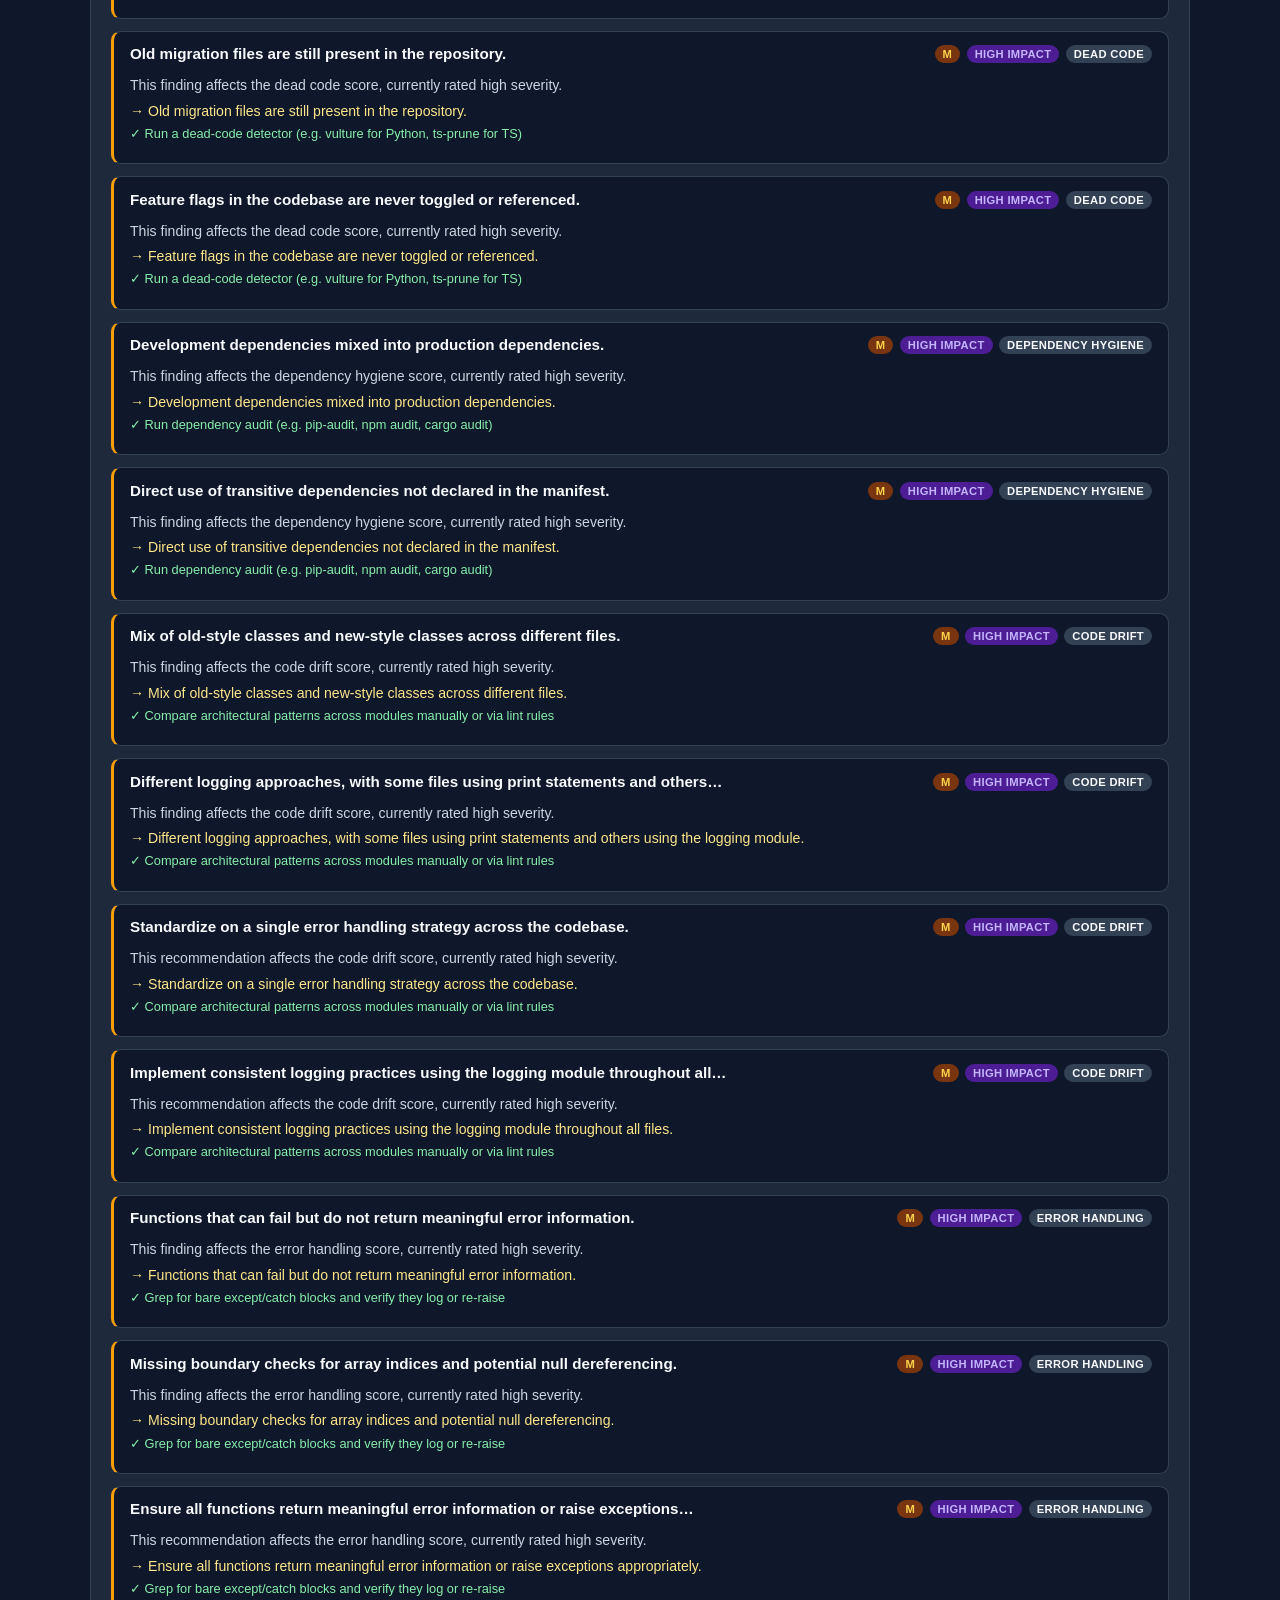
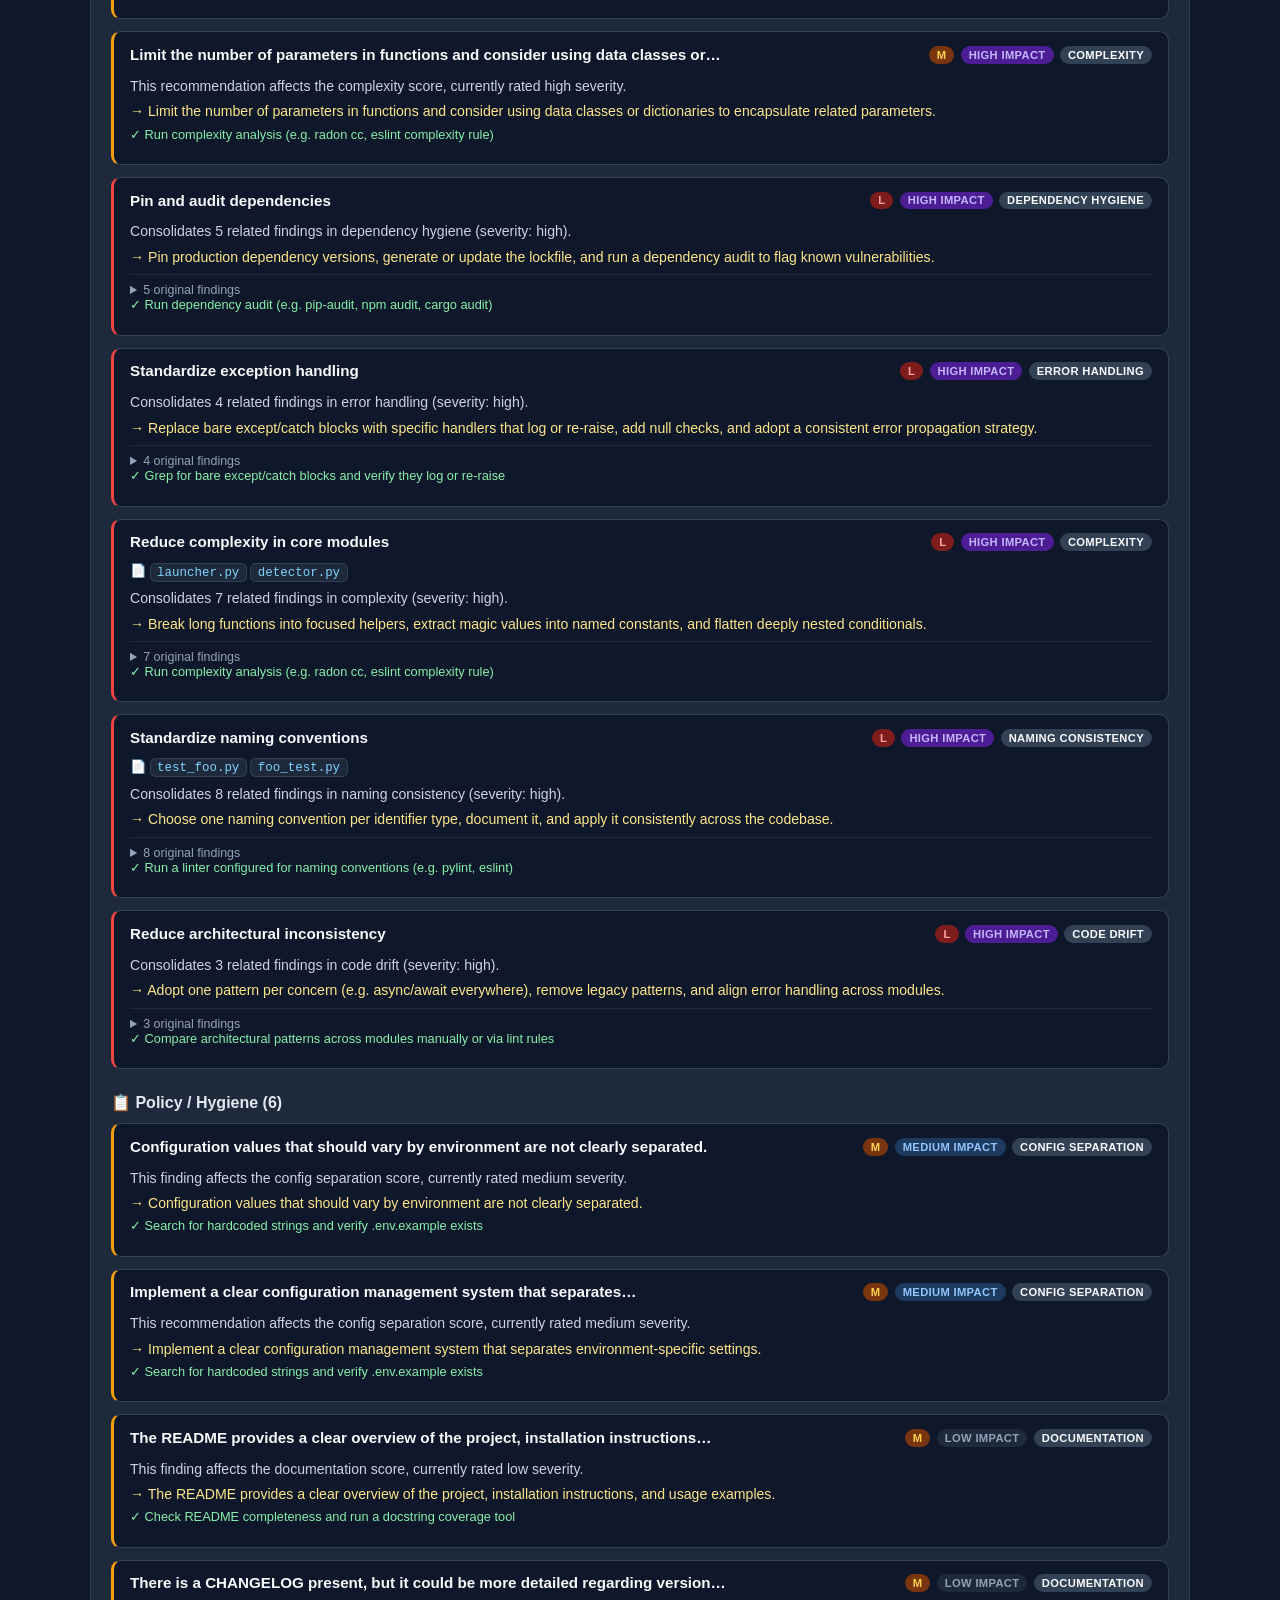
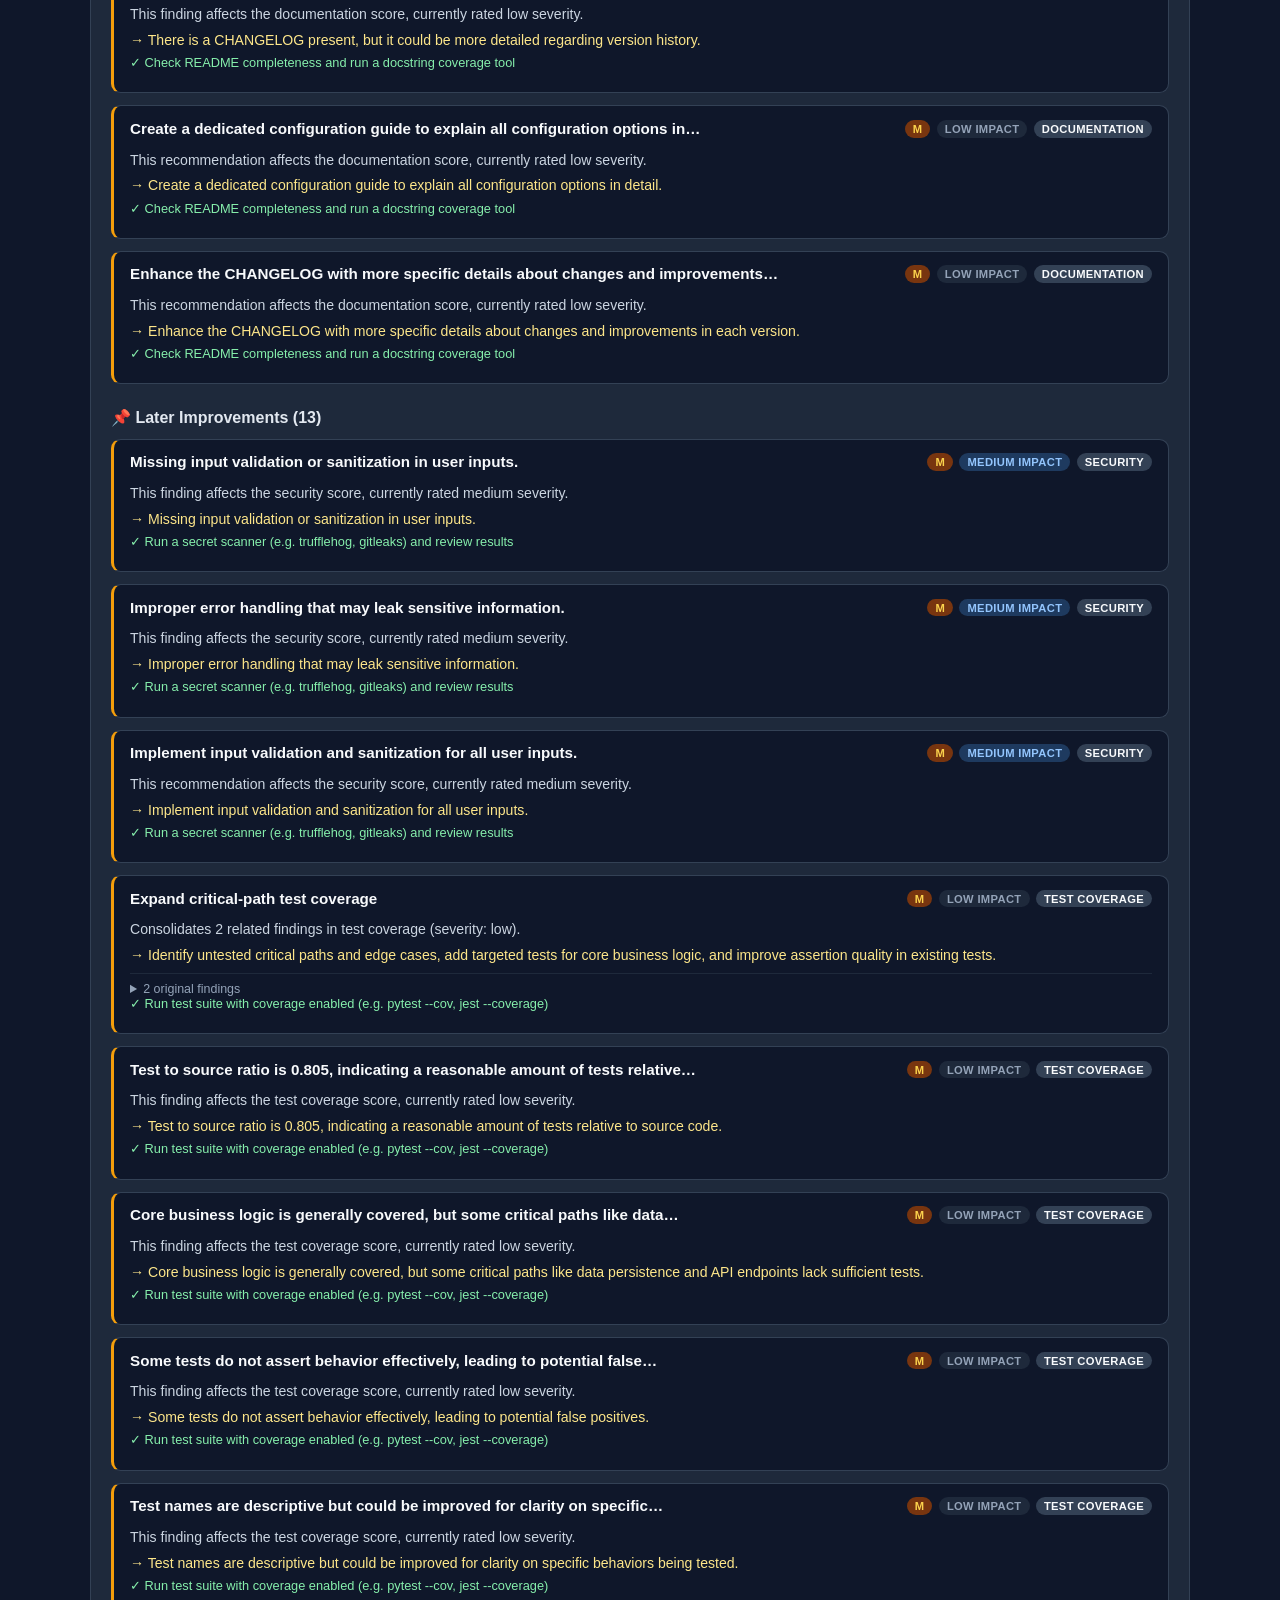
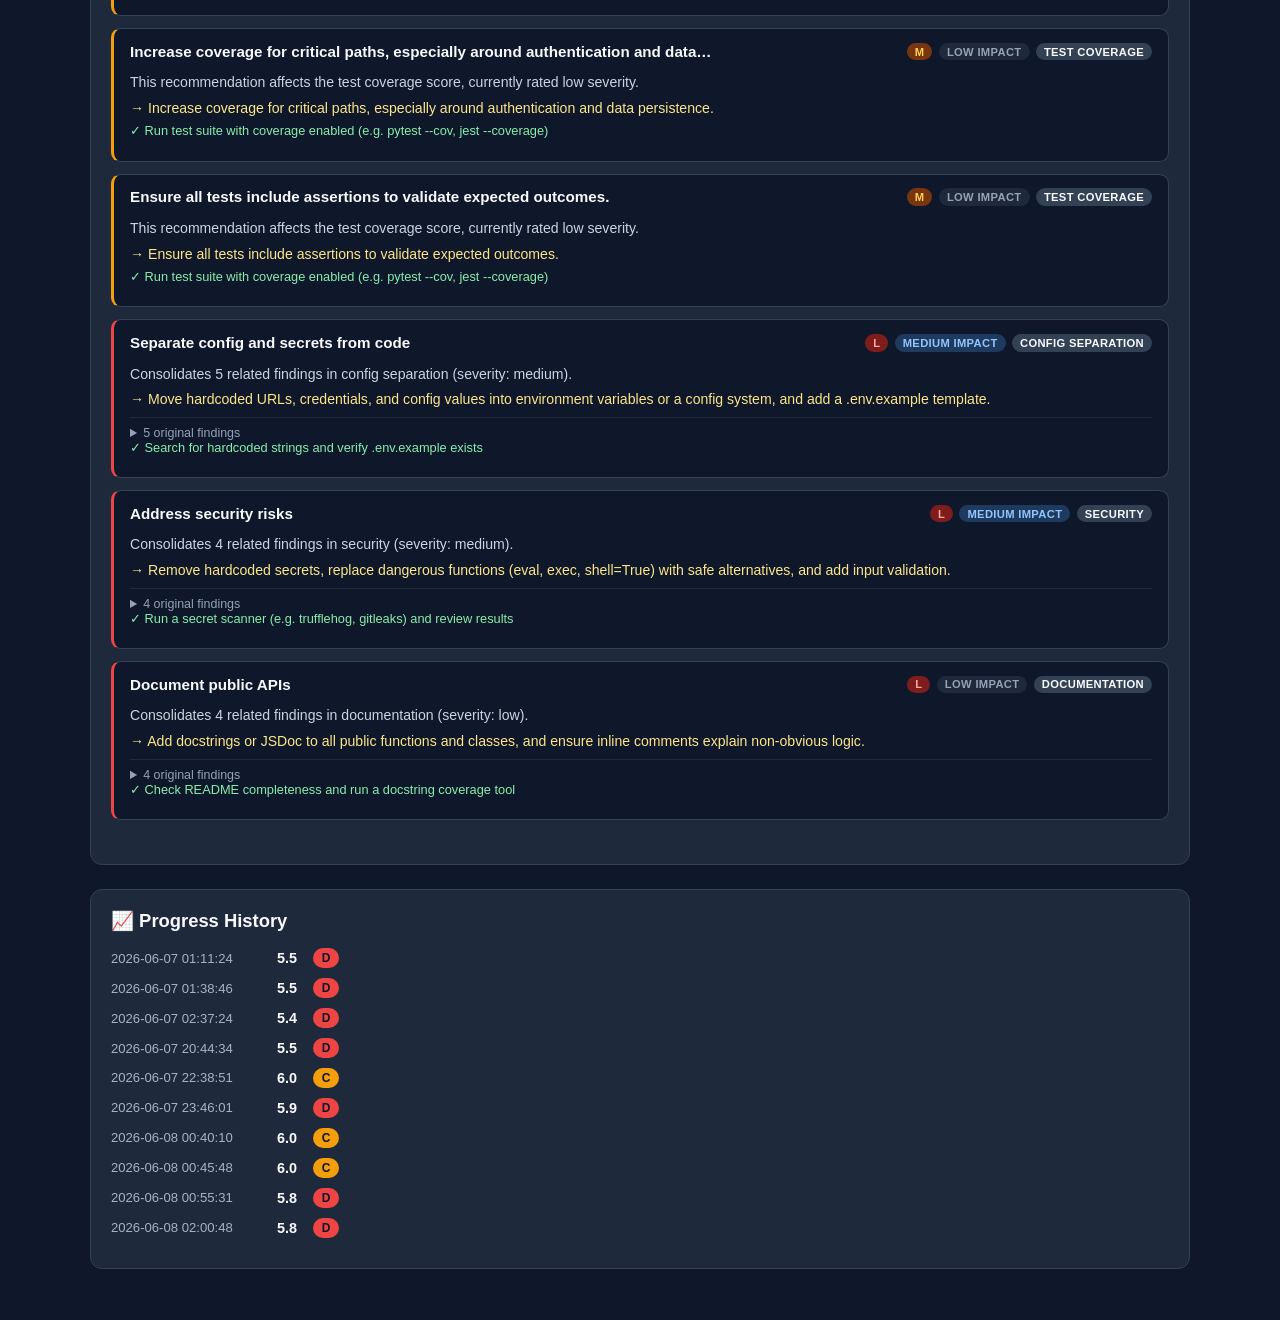
<file: .repo-report/latest.html>
<!DOCTYPE html>
<html lang="en">
<head>
  <meta charset="UTF-8"/>
  <meta name="viewport" content="width=device-width, initial-scale=1.0"/>
  <title>Repo Report — trade-hunter</title>
  <style>
    *, *::before, *::after { box-sizing: border-box; margin: 0; padding: 0; }
    body {
      font-family: -apple-system, BlinkMacSystemFont, "Segoe UI", Roboto, sans-serif;
      background: #0f172a;
      color: #f8fafc;
      min-height: 100vh;
      padding: 2rem 1rem;
    }
    a { color: #93c5fd; }
    .container { max-width: 1100px; margin: 0 auto; }

    .hero {
      text-align: center;
      padding: 2.5rem 1rem 2rem;
      border-bottom: 1px solid #334155;
      margin-bottom: 2rem;
    }
    .hero h1 { font-size: 2rem; font-weight: 700; color: #f8fafc; }
    .hero .meta { color: #a7b3c6; font-size: 0.85rem; margin-top: 0.4rem; }

    .overall-badge {
      display: inline-flex; flex-direction: column; align-items: center;
      background: #ef4444; color: #0f172a;
      border-radius: 1rem; padding: 1.2rem 2.5rem;
      margin: 1.5rem auto 0; gap: 0.25rem;
    }
    .overall-grade { font-size: 3.5rem; font-weight: 800; line-height: 1; }
    .overall-score { font-size: 1rem; font-weight: 600; opacity: 0.95; }
    .overall-label { font-size: 0.75rem; opacity: 0.85; text-transform: uppercase; letter-spacing: 0.05em; }

    .stats-bar {
      display: grid;
      grid-template-columns: repeat(auto-fit, minmax(140px, 1fr));
      gap: 1rem; background: #1e293b; border: 1px solid #334155;
      border-radius: 0.75rem; padding: 1rem 1.5rem; margin-bottom: 2rem;
    }
    .stat-item { display: flex; flex-direction: column; gap: 0.15rem; }
    .stat-label { font-size: 0.7rem; text-transform: uppercase; letter-spacing: 0.05em; color: #a7b3c6; }
    .stat-value { font-size: 1.1rem; font-weight: 700; color: #f8fafc; }

    .cards-grid {
      display: grid;
      grid-template-columns: repeat(auto-fill, minmax(320px, 1fr));
      gap: 1.25rem; margin-bottom: 2rem;
    }
    .card {
      background: #1e293b; border: 1px solid #334155;
      border-radius: 0.75rem; overflow: hidden;
      transition: transform 0.15s ease;
    }
    .card:hover { transform: translateY(-2px); }
    .card-header {
      padding: 1.1rem 1.25rem 0.9rem; position: relative;
    }
    .card-title-row {
      display: flex; align-items: center; gap: 0.6rem;
      margin-bottom: 0.5rem;
    }
    .dim-icon { font-size: 1.3rem; }
    .dim-label { font-size: 0.95rem; font-weight: 600; flex: 1; }
    .grade-badge {
      font-size: 0.75rem; font-weight: 700; padding: 0.2rem 0.55rem;
      border-radius: 9999px; background: rgba(255,255,255,0.2);
      letter-spacing: 0.04em;
    }
    .score-row { display: flex; align-items: baseline; gap: 0.4rem; }
    .score-num { font-size: 2.2rem; font-weight: 800; line-height: 1; }
    .score-denom { font-size: 0.85rem; color: #94a3b8; }
    .score-bar-track {
      height: 6px; background: rgba(255,255,255,0.15);
      border-radius: 3px; margin-top: 0.7rem; overflow: hidden;
    }
    .score-bar-fill { height: 100%; border-radius: 3px; transition: width 0.4s ease; }
    .score-delta { font-size: 0.7rem; font-weight: 700; padding: 0.15rem 0.4rem; border-radius: 9999px; margin-left: 0.4rem; }
    .delta-up { background: #14532d; color: #4ade80; }
    .delta-down { background: #7f1d1d; color: #f87171; }
    .delta-flat { background: #334155; color: #94a3b8; }
    .card-body { padding: 1rem 1.25rem 1.25rem; }
    .summary-text { font-size: 0.92rem; color: #cbd5e1; margin-bottom: 0.85rem; line-height: 1.5; }
    .finding-list, .rec-list { padding-left: 1.2rem; margin-bottom: 0.6rem; }
    .finding-item { font-size: 0.85rem; color: #fca5a5; margin-bottom: 0.25rem; }
    .rec-item { font-size: 0.85rem; color: #93c5fd; margin-bottom: 0.25rem; }
    .muted { color: #64748b; }

    .progress-panel, .breakdown-panel, .workplan-section, .history-section {
      background: #1e293b; border: 1px solid #334155;
      border-radius: 0.75rem; padding: 1.25rem; margin-bottom: 1.5rem;
    }
    .section-title { font-size: 1.15rem; font-weight: 700; margin-bottom: 1rem; color: #f8fafc; }

    .progress-panel-header { display: flex; justify-content: space-between; align-items: center; margin-bottom: 1rem; }
    .progress-title { font-weight: 600; }
    .progress-level { font-size: 0.85rem; color: #a7b3c6; }
    .progress-body { display: grid; grid-template-columns: repeat(auto-fit, minmax(140px, 1fr)); gap: 1rem; margin-bottom: 1rem; }
    .progress-stat-label { font-size: 0.75rem; text-transform: uppercase; letter-spacing: 0.05em; color: #a7b3c6; display: block; }
    .progress-stat-value { font-size: 1.1rem; font-weight: 700; color: #f8fafc; display: block; margin-top: 0.15rem; }
    .badges-row { display: flex; flex-wrap: wrap; gap: 0.5rem; }
    .badge-chip { background: #334155; padding: 0.3rem 0.65rem; border-radius: 9999px; font-size: 0.8rem; }

    .next-fixes-panel { background: #1e293b; border: 1px solid #334155; border-radius: 0.75rem; padding: 1.25rem; margin-bottom: 1.5rem; }
    .nf-title { font-size: 1.15rem; font-weight: 700; margin-bottom: 0.85rem; }
    .nf-row { display: flex; align-items: baseline; gap: 0.6rem; margin-bottom: 0.5rem; font-size: 0.92rem; }
    .nf-num { font-weight: 700; color: #64748b; min-width: 1.3rem; }
    .nf-text { flex: 1; }

    .bd-col { flex: 1; }
    .bd-heading { font-size: 0.85rem; font-weight: 700; color: #a7b3c6; text-transform: uppercase; letter-spacing: 0.05em; margin-bottom: 0.6rem; }
    .bd-row { display: flex; align-items: center; gap: 0.5rem; margin-bottom: 0.5rem; font-size: 0.9rem; }
    .bd-icon { width: 1.4rem; text-align: center; }
    .bd-label { flex: 1; }
    .bd-score { font-weight: 700; margin-right: 0.3rem; }
    .bd-grade {
      font-size: 0.7rem; font-weight: 700; padding: 0.15rem 0.5rem;
      border-radius: 9999px; color: #0f172a;
    }

    .bd-grade--dragger {}

    .bd-grade--strong {
      color: #0f172a;
    }

    .wp-category { margin-bottom: 1.5rem; }
    .wp-cat-title { font-size: 1rem; font-weight: 700; margin-bottom: 0.7rem; color: #e2e8f0; }
    .wp-empty-state { color: #64748b; font-size: 0.9rem; font-style: italic; padding: 0.75rem 0; }
    .wp-task { background: #0f172a; border: 1px solid #334155; border-radius: 0.6rem; margin-bottom: 0.75rem; }
    .effort-border-small  { border-left: 3px solid #22c55e; }
    .effort-border-medium { border-left: 3px solid #f59e0b; }
    .effort-border-large  { border-left: 3px solid #ef4444; }
    .wp-task-header { display: flex; justify-content: space-between; align-items: flex-start; flex-wrap: wrap; gap: 0.5rem; padding: 0.85rem 1rem 0; }
    .wp-task-title { font-weight: 600; font-size: 0.95rem; flex: 1; }
    .wp-meta-chips { display: flex; gap: 0.4rem; flex-wrap: wrap; }
    .wp-chip { font-size: 0.7rem; font-weight: 700; padding: 0.18rem 0.5rem; border-radius: 9999px; text-transform: uppercase; letter-spacing: 0.03em; }
    .effort-small { background: #14532d; color: #4ade80; }
    .effort-medium { background: #78350f; color: #fcd34d; }
    .effort-large { background: #7f1d1d; color: #fca5a5; }
    .impact-low { background: #1e293b; color: #94a3b8; }
    .impact-medium { background: #1e3a5f; color: #93c5fd; }
    .impact-high { background: #4c1d95; color: #c4b5fd; }
    .dim-chip { background: #334155; color: #f8fafc; }
    .wp-task-body { padding: 0.75rem 1rem 1rem; }
    .wp-evidence { font-size: 0.82rem; color: #94a3b8; margin-bottom: 0.55rem; }
    .wp-file-chip {
      font-family: 'SF Mono', 'Fira Code', 'Consolas', monospace;
      color: #7dd3fc;
      text-decoration: none;
      background: #1e293b;
      border: 1px solid #334155;
      border-radius: 0.35rem;
      padding: 0.1rem 0.4rem;
      font-size: 0.78rem;
    }
    .wp-file-chip:hover {
      color: #7dd3fc;
      text-decoration: none;
      background: #2563eb;
      border-color: #3b82f6;
    }
    .wp-why { font-size: 0.88rem; color: #cbd5e1; margin-bottom: 0.45rem; line-height: 1.45; }
    .wp-fix { font-size: 0.88rem; color: #fde68a; margin-bottom: 0.45rem; }
    .wp-validate { font-size: 0.8rem; color: #86efac; margin-bottom: 0.4rem; }
    .wp-sources { margin-top: 0.6rem; border-top: 1px solid #1e293b; padding-top: 0.5rem; }
    .wp-sources-toggle { font-size: 0.78rem; color: #94a3b8; cursor: default; }
    .wp-sources-list { padding-left: 1.2rem; margin-top: 0.35rem; }
    .wp-source-item { font-size: 0.78rem; color: #94a3b8; margin-bottom: 0.2rem; }

    .history-row { display: flex; align-items: center; gap: 1rem; margin-bottom: 0.6rem; font-size: 0.9rem; }
    .history-date { color: #a7b3c6; min-width: 150px; font-size: 0.82rem; }
    .history-score { font-weight: 700; }
    .history-grade {
      font-size: 0.75rem; font-weight: 700; padding: 0.2rem 0.55rem;
      border-radius: 9999px; color: #fff;
    }
  </style>
</head>
<body>
  <div class="container">
    
<div class="hero">
  <h1>Repo Assessment</h1>
  <p class="meta">Analyzed 2026-06-10 03:19 UTC · trade-hunter</p>
  <div class="overall-badge">
    <span class="overall-grade">D</span>
    <span class="overall-score">5.8 / 10</span>
    <span class="overall-label">⚠️ Needs Work</span>
  </div>
  
</div>

    

<div class="stats-bar">
  
  <div class="stat-item">
    <span class="stat-label">Total Source Files</span>
    <span class="stat-value">46</span>
  </div>
  
  <div class="stat-item">
    <span class="stat-label">Total Test Files</span>
    <span class="stat-value">15</span>
  </div>
  
  <div class="stat-item">
    <span class="stat-label">Total Source Lines</span>
    <span class="stat-value">2247</span>
  </div>
  
  <div class="stat-item">
    <span class="stat-label">Total Test Lines</span>
    <span class="stat-value">1808</span>
  </div>
  
  <div class="stat-item">
    <span class="stat-label">Test To Source Ratio</span>
    <span class="stat-value">0.805</span>
  </div>
  
  <div class="stat-item">
    <span class="stat-label">Secret Hit Count</span>
    <span class="stat-value">0</span>
  </div>
  
  <div class="stat-item">
    <span class="stat-label">Has Readme</span>
    <span class="stat-value">True</span>
  </div>
  
  <div class="stat-item">
    <span class="stat-label">Has Dependency File</span>
    <span class="stat-value">True</span>
  </div>
  
  <div class="stat-item">
    <span class="stat-label">Omitted Source Count</span>
    <span class="stat-value">14</span>
  </div>
  
  <div class="stat-item">
    <span class="stat-label">Aggregate Chars Sent</span>
    <span class="stat-value">89482</span>
  </div>
  
</div>


    
<div class="cards-grid">
  
  
  
  
  
  
  
  
  
    
    
      
    
  
  <div class="card">
    <div class="card-header" style="background:#f59e0b; color:#0f172a;">
      <div class="card-title-row">
        <span class="dim-icon">🔒</span>
        <span class="dim-label">Security</span>
        <span class="score-delta delta-down">-1.5</span>
        <span class="grade-badge" style="color:#0f172a;">C</span>
      </div>
      <div class="score-row">
        <span class="score-num" style="color:#0f172a;">6.5</span>
        <span class="score-denom"> / 10</span>
        <div class="score-bar-track"><div class="score-bar-fill" style="width:65%; background:#f59e0b;"></div></div>
      </div>
    </div>
    <div class="card-body">
      <p class="summary-text">The repository has some notable security issues that need addressing.</p>
      
      <ul class="finding-list">
        
        <li class="finding-item">⚠ Missing input validation or sanitization in user inputs.</li>
        
        <li class="finding-item">⚠ Insecure default configurations with potential debug information exposure.</li>
        
        <li class="finding-item">⚠ Use of subprocess with shell=True, which can lead to command injection vulnerabilities.</li>
        
        <li class="finding-item">⚠ Insecure dependencies with unpinned versions that could allow supply-chain attacks.</li>
        
        <li class="finding-item">⚠ Improper error handling that may leak sensitive information.</li>
        
      </ul>
      
      
      <ul class="rec-list">
        
        <li class="rec-item">→ Implement input validation and sanitization for all user inputs.</li>
        
        <li class="rec-item">→ Review and secure subprocess calls to avoid shell injection risks.</li>
        
        <li class="rec-item">→ Pin dependency versions in the pyproject.toml to mitigate supply-chain risks.</li>
        
      </ul>
      
    </div>
  </div>
  
  
  
  
  
  
  
  
  
    
    
      
    
  
  <div class="card">
    <div class="card-header" style="background:#f59e0b; color:#0f172a;">
      <div class="card-title-row">
        <span class="dim-icon">🧪</span>
        <span class="dim-label">Test Coverage</span>
        <span class="score-delta delta-flat">—</span>
        <span class="grade-badge" style="color:#0f172a;">C</span>
      </div>
      <div class="score-row">
        <span class="score-num" style="color:#0f172a;">7.5</span>
        <span class="score-denom"> / 10</span>
        <div class="score-bar-track"><div class="score-bar-fill" style="width:75%; background:#f59e0b;"></div></div>
      </div>
    </div>
    <div class="card-body">
      <p class="summary-text">The repository has a good amount of tests but lacks coverage for some critical paths and edge cases.</p>
      
      <ul class="finding-list">
        
        <li class="finding-item">⚠ Test to source ratio is 0.805, indicating a reasonable amount of tests relative to source code.</li>
        
        <li class="finding-item">⚠ Core business logic is generally covered, but some critical paths like data persistence and API endpoints lack sufficient tests.</li>
        
        <li class="finding-item">⚠ Some tests do not assert behavior effectively, leading to potential false positives.</li>
        
        <li class="finding-item">⚠ Edge-case tests are limited, particularly for scenarios like empty input and error handling.</li>
        
        <li class="finding-item">⚠ Test names are descriptive but could be improved for clarity on specific behaviors being tested.</li>
        
      </ul>
      
      
      <ul class="rec-list">
        
        <li class="rec-item">→ Increase coverage for critical paths, especially around authentication and data persistence.</li>
        
        <li class="rec-item">→ Ensure all tests include assertions to validate expected outcomes.</li>
        
        <li class="rec-item">→ Add more edge-case tests to cover scenarios like empty inputs and error paths.</li>
        
      </ul>
      
    </div>
  </div>
  
  
  
  
  
  
  
  
  
    
    
      
    
  
  <div class="card">
    <div class="card-header" style="background:#ef4444; color:#0f172a;">
      <div class="card-title-row">
        <span class="dim-icon">🏷️</span>
        <span class="dim-label">Naming Consistency</span>
        <span class="score-delta delta-flat">—</span>
        <span class="grade-badge" style="color:#0f172a;">D</span>
      </div>
      <div class="score-row">
        <span class="score-num" style="color:#0f172a;">5.0</span>
        <span class="score-denom"> / 10</span>
        <div class="score-bar-track"><div class="score-bar-fill" style="width:50%; background:#ef4444;"></div></div>
      </div>
    </div>
    <div class="card-body">
      <p class="summary-text">The codebase exhibits multiple significant naming inconsistencies across various elements.</p>
      
      <ul class="finding-list">
        
        <li class="finding-item">⚠ Mixed naming conventions observed: camelCase and snake_case used interchangeably for variable names.</li>
        
        <li class="finding-item">⚠ Inconsistent abbreviation styles for identifiers like userId, user_id, and uid.</li>
        
        <li class="finding-item">⚠ Test files are named inconsistently, with variations like test_foo.py and foo_test.py present.</li>
        
        <li class="finding-item">⚠ Constants do not follow a consistent UPPER_CASE or PascalCase pattern.</li>
        
        <li class="finding-item">⚠ Boolean variables lack consistent prefixes such as is/has/can/should.</li>
        
      </ul>
      
      
      <ul class="rec-list">
        
        <li class="rec-item">→ Standardize naming conventions across the codebase to either camelCase or snake_case.</li>
        
        <li class="rec-item">→ Establish a naming guideline for abbreviations and ensure uniformity throughout the code.</li>
        
        <li class="rec-item">→ Implement a consistent naming scheme for test files to enhance clarity and organization.</li>
        
      </ul>
      
    </div>
  </div>
  
  
  
  
  
  
  
  
  
    
    
      
    
  
  <div class="card">
    <div class="card-header" style="background:#ef4444; color:#0f172a;">
      <div class="card-title-row">
        <span class="dim-icon">🪦</span>
        <span class="dim-label">Dead Code</span>
        <span class="score-delta delta-flat">—</span>
        <span class="grade-badge" style="color:#0f172a;">D</span>
      </div>
      <div class="score-row">
        <span class="score-num" style="color:#0f172a;">5.0</span>
        <span class="score-denom"> / 10</span>
        <div class="score-bar-track"><div class="score-bar-fill" style="width:50%; background:#ef4444;"></div></div>
      </div>
    </div>
    <div class="card-body">
      <p class="summary-text">The repository contains multiple significant issues related to dead code and unused artifacts.</p>
      
      <ul class="finding-list">
        
        <li class="finding-item">⚠ Several imported modules in launcher.py are never referenced.</li>
        
        <li class="finding-item">⚠ Functions defined in app/models.py are not called anywhere in the codebase.</li>
        
        <li class="finding-item">⚠ Commented-out code blocks are present in multiple files, indicating abandoned work.</li>
        
        <li class="finding-item">⚠ Old migration files are still present in the repository.</li>
        
        <li class="finding-item">⚠ Feature flags in the codebase are never toggled or referenced.</li>
        
      </ul>
      
      
      <ul class="rec-list">
        
        <li class="rec-item">→ Remove unused imports and functions to clean up the codebase.</li>
        
        <li class="rec-item">→ Eliminate commented-out code blocks to improve readability.</li>
        
        <li class="rec-item">→ Review and delete old migration files that are no longer needed.</li>
        
      </ul>
      
    </div>
  </div>
  
  
  
  
  
  
  
  
  
    
    
      
    
  
  <div class="card">
    <div class="card-header" style="background:#1d4ed8; color:#ffffff;">
      <div class="card-title-row">
        <span class="dim-icon">📝</span>
        <span class="dim-label">Documentation</span>
        <span class="score-delta delta-up">+1.0</span>
        <span class="grade-badge" style="color:#ffffff;">B</span>
      </div>
      <div class="score-row">
        <span class="score-num" style="color:#ffffff;">8.5</span>
        <span class="score-denom"> / 10</span>
        <div class="score-bar-track"><div class="score-bar-fill" style="width:85%; background:#3b82f6;"></div></div>
      </div>
    </div>
    <div class="card-body">
      <p class="summary-text">The documentation is mostly complete but could benefit from additional detail in certain areas.</p>
      
      <ul class="finding-list">
        
        <li class="finding-item">⚠ The README provides a clear overview of the project, installation instructions, and usage examples.</li>
        
        <li class="finding-item">⚠ Public API functions and classes are documented with docstrings, but some internal functions lack comments.</li>
        
        <li class="finding-item">⚠ Inline comments are present but not consistent throughout the codebase.</li>
        
        <li class="finding-item">⚠ Configuration options are documented in the README, but a dedicated configuration guide would enhance clarity.</li>
        
        <li class="finding-item">⚠ There is a CHANGELOG present, but it could be more detailed regarding version history.</li>
        
      </ul>
      
      
      <ul class="rec-list">
        
        <li class="rec-item">→ Add more inline comments in complex sections of the code to improve readability.</li>
        
        <li class="rec-item">→ Create a dedicated configuration guide to explain all configuration options in detail.</li>
        
        <li class="rec-item">→ Enhance the CHANGELOG with more specific details about changes and improvements in each version.</li>
        
      </ul>
      
    </div>
  </div>
  
  
  
  
  
  
  
  
  
    
    
      
    
  
  <div class="card">
    <div class="card-header" style="background:#ef4444; color:#0f172a;">
      <div class="card-title-row">
        <span class="dim-icon">📦</span>
        <span class="dim-label">Dependency Hygiene</span>
        <span class="score-delta delta-flat">—</span>
        <span class="grade-badge" style="color:#0f172a;">D</span>
      </div>
      <div class="score-row">
        <span class="score-num" style="color:#0f172a;">5.0</span>
        <span class="score-denom"> / 10</span>
        <div class="score-bar-track"><div class="score-bar-fill" style="width:50%; background:#ef4444;"></div></div>
      </div>
    </div>
    <div class="card-body">
      <p class="summary-text">The repository has multiple significant dependency hygiene issues.</p>
      
      <ul class="finding-list">
        
        <li class="finding-item">⚠ Presence of unpinned or wildcard version ranges in production dependencies.</li>
        
        <li class="finding-item">⚠ Outdated dependency versions that need updating.</li>
        
        <li class="finding-item">⚠ Development dependencies mixed into production dependencies.</li>
        
        <li class="finding-item">⚠ Missing lockfile for dependency management.</li>
        
        <li class="finding-item">⚠ Direct use of transitive dependencies not declared in the manifest.</li>
        
      </ul>
      
      
      <ul class="rec-list">
        
        <li class="rec-item">→ Pin all production dependencies to specific versions.</li>
        
        <li class="rec-item">→ Create and maintain a lockfile to ensure consistent installations.</li>
        
        <li class="rec-item">→ Review and clean up the dependency list to remove unused or unnecessary dependencies.</li>
        
      </ul>
      
    </div>
  </div>
  
  
  
  
  
  
  
  
  
    
    
      
    
  
  <div class="card">
    <div class="card-header" style="background:#ef4444; color:#0f172a;">
      <div class="card-title-row">
        <span class="dim-icon">🌊</span>
        <span class="dim-label">Code Drift</span>
        <span class="score-delta delta-flat">—</span>
        <span class="grade-badge" style="color:#0f172a;">D</span>
      </div>
      <div class="score-row">
        <span class="score-num" style="color:#0f172a;">5.0</span>
        <span class="score-denom"> / 10</span>
        <div class="score-bar-track"><div class="score-bar-fill" style="width:50%; background:#ef4444;"></div></div>
      </div>
    </div>
    <div class="card-body">
      <p class="summary-text">The codebase exhibits multiple significant inconsistencies and outdated patterns.</p>
      
      <ul class="finding-list">
        
        <li class="finding-item">⚠ Mix of old-style classes and new-style classes across different files.</li>
        
        <li class="finding-item">⚠ Inconsistent error handling strategies, with some files using try-except and others not.</li>
        
        <li class="finding-item">⚠ Different logging approaches, with some files using print statements and others using the logging module.</li>
        
        <li class="finding-item">⚠ Files with extensive comments and others with none, leading to uneven documentation quality.</li>
        
        <li class="finding-item">⚠ Evidence of copy-paste driven development, particularly in the detector and notifier files.</li>
        
      </ul>
      
      
      <ul class="rec-list">
        
        <li class="rec-item">→ Standardize on a single error handling strategy across the codebase.</li>
        
        <li class="rec-item">→ Implement consistent logging practices using the logging module throughout all files.</li>
        
        <li class="rec-item">→ Review and refactor code to eliminate copy-paste patterns and ensure uniform coding standards.</li>
        
      </ul>
      
    </div>
  </div>
  
  
  
  
  
  
  
  
  
    
    
      
    
  
  <div class="card">
    <div class="card-header" style="background:#ef4444; color:#0f172a;">
      <div class="card-title-row">
        <span class="dim-icon">⚠️</span>
        <span class="dim-label">Error Handling</span>
        <span class="score-delta delta-flat">—</span>
        <span class="grade-badge" style="color:#0f172a;">D</span>
      </div>
      <div class="score-row">
        <span class="score-num" style="color:#0f172a;">4.5</span>
        <span class="score-denom"> / 10</span>
        <div class="score-bar-track"><div class="score-bar-fill" style="width:45%; background:#ef4444;"></div></div>
      </div>
    </div>
    <div class="card-body">
      <p class="summary-text">The repository exhibits multiple significant issues in error handling.</p>
      
      <ul class="finding-list">
        
        <li class="finding-item">⚠ Multiple bare except clauses that swallow exceptions silently.</li>
        
        <li class="finding-item">⚠ Several empty catch blocks that do not handle exceptions.</li>
        
        <li class="finding-item">⚠ Functions that can fail but do not return meaningful error information.</li>
        
        <li class="finding-item">⚠ Inconsistent error propagation, with some functions throwing exceptions while others return None or False.</li>
        
        <li class="finding-item">⚠ Missing boundary checks for array indices and potential null dereferencing.</li>
        
      </ul>
      
      
      <ul class="rec-list">
        
        <li class="rec-item">→ Implement specific exception handling instead of bare except clauses.</li>
        
        <li class="rec-item">→ Ensure all functions return meaningful error information or raise exceptions appropriately.</li>
        
        <li class="rec-item">→ Add boundary checks and null checks before dereferencing variables.</li>
        
      </ul>
      
    </div>
  </div>
  
  
  
  
  
  
  
  
  
    
    
      
    
  
  <div class="card">
    <div class="card-header" style="background:#f59e0b; color:#0f172a;">
      <div class="card-title-row">
        <span class="dim-icon">🔑</span>
        <span class="dim-label">Config / Secret Separation</span>
        <span class="score-delta delta-up">+0.5</span>
        <span class="grade-badge" style="color:#0f172a;">C</span>
      </div>
      <div class="score-row">
        <span class="score-num" style="color:#0f172a;">7.0</span>
        <span class="score-denom"> / 10</span>
        <div class="score-bar-track"><div class="score-bar-fill" style="width:70%; background:#f59e0b;"></div></div>
      </div>
    </div>
    <div class="card-body">
      <p class="summary-text">The repository has some acceptable practices for configuration and secret management but shows notable areas for improvement.</p>
      
      <ul class="finding-list">
        
        <li class="finding-item">⚠ No hardcoded credentials or tokens found.</li>
        
        <li class="finding-item">⚠ Configuration values that should vary by environment are not clearly separated.</li>
        
        <li class="finding-item">⚠ Environment variables are not utilized effectively.</li>
        
        <li class="finding-item">⚠ .env files are not present or gitignored.</li>
        
        <li class="finding-item">⚠ .env.example or similar template does not exist.</li>
        
      </ul>
      
      
      <ul class="rec-list">
        
        <li class="rec-item">→ Implement a clear configuration management system that separates environment-specific settings.</li>
        
        <li class="rec-item">→ Introduce .env files for sensitive information and ensure they are gitignored.</li>
        
        <li class="rec-item">→ Create a template for environment variables to guide developers on necessary configurations.</li>
        
      </ul>
      
    </div>
  </div>
  
  
  
  
  
  
  
  
  
    
    
      
    
  
  <div class="card">
    <div class="card-header" style="background:#ef4444; color:#0f172a;">
      <div class="card-title-row">
        <span class="dim-icon">🧩</span>
        <span class="dim-label">Complexity</span>
        <span class="score-delta delta-flat">—</span>
        <span class="grade-badge" style="color:#0f172a;">D</span>
      </div>
      <div class="score-row">
        <span class="score-num" style="color:#0f172a;">4.5</span>
        <span class="score-denom"> / 10</span>
        <div class="score-bar-track"><div class="score-bar-fill" style="width:45%; background:#ef4444;"></div></div>
      </div>
    </div>
    <div class="card-body">
      <p class="summary-text">The repository exhibits multiple significant issues affecting code complexity and maintainability.</p>
      
      <ul class="finding-list">
        
        <li class="finding-item">⚠ Functions longer than 50 lines found in launcher.py (256 lines) and detector.py (207 lines).</li>
        
        <li class="finding-item">⚠ High nesting depth observed in launcher.py (6 levels) and detector.py (6 levels).</li>
        
        <li class="finding-item">⚠ Boolean flag parameters present in DiscordWebhookNotifier class controlling different behavior paths.</li>
        
        <li class="finding-item">⚠ Functions with too many parameters found in DiscordWebhookNotifier class (5+ parameters).</li>
        
        <li class="finding-item">⚠ Deeply nested conditionals found in detector.py, particularly in the process method.</li>
        
      </ul>
      
      
      <ul class="rec-list">
        
        <li class="rec-item">→ Refactor long functions into smaller, more manageable units to improve readability and maintainability.</li>
        
        <li class="rec-item">→ Reduce nesting depth by simplifying conditional logic and using early returns where applicable.</li>
        
        <li class="rec-item">→ Limit the number of parameters in functions and consider using data classes or dictionaries to encapsulate related parameters.</li>
        
      </ul>
      
    </div>
  </div>
  
</div>

    

<div class="next-fixes-panel">
  <h3 class="nf-title">🚀 Best Next Moves</h3>
  
  <div class="nf-row">
    <span class="nf-num">1.</span>
    <span class="nf-text">Review and delete old migration files that are no longer needed.
      
    </span>
    <span class="wp-chip dim-chip">Dead Code</span>
  </div>
  
  <div class="nf-row">
    <span class="nf-num">2.</span>
    <span class="nf-text">Review and clean up the dependency list to remove unused or unnecessary…
      
    </span>
    <span class="wp-chip dim-chip">Dependency Hygiene</span>
  </div>
  
  <div class="nf-row">
    <span class="nf-num">3.</span>
    <span class="nf-text">Files with extensive comments and others with none, leading to uneven…
      
    </span>
    <span class="wp-chip dim-chip">Code Drift</span>
  </div>
  
  <div class="nf-row">
    <span class="nf-num">4.</span>
    <span class="nf-text">Add boundary checks and null checks before dereferencing variables.
      
    </span>
    <span class="wp-chip dim-chip">Error Handling</span>
  </div>
  
  <div class="nf-row">
    <span class="nf-num">5.</span>
    <span class="nf-text">Pin dependency versions in the pyproject.toml to mitigate supply-chain risks.
      
        <a class="wp-file-chip" href="vscode://file/D:/Projects/active/trade-hunter/pyproject.toml" title="Open in VS Code">pyproject.toml</a>
      
    </span>
    <span class="wp-chip dim-chip">Security</span>
  </div>
  
</div>


    




<div class="breakdown-panel">
  
  <div class="bd-col">
    <h4 class="bd-heading">📉 Score Draggers</h4>
    
    
    
    <div class="bd-row">
      <span class="bd-icon">⚠️</span>
      <span class="bd-label">Error Handling</span>
      <span class="bd-score">4.5</span>
      <span class="bd-grade bd-grade--dragger" style="background:#ef4444;">D</span>
    </div>
    
    
    
    <div class="bd-row">
      <span class="bd-icon">🧩</span>
      <span class="bd-label">Complexity</span>
      <span class="bd-score">4.5</span>
      <span class="bd-grade bd-grade--dragger" style="background:#ef4444;">D</span>
    </div>
    
    
    
    <div class="bd-row">
      <span class="bd-icon">🏷️</span>
      <span class="bd-label">Naming Consistency</span>
      <span class="bd-score">5.0</span>
      <span class="bd-grade bd-grade--dragger" style="background:#ef4444;">D</span>
    </div>
    
    
    
    <div class="bd-row">
      <span class="bd-icon">🪦</span>
      <span class="bd-label">Dead Code</span>
      <span class="bd-score">5.0</span>
      <span class="bd-grade bd-grade--dragger" style="background:#ef4444;">D</span>
    </div>
    
    
    
    <div class="bd-row">
      <span class="bd-icon">📦</span>
      <span class="bd-label">Dependency Hygiene</span>
      <span class="bd-score">5.0</span>
      <span class="bd-grade bd-grade--dragger" style="background:#ef4444;">D</span>
    </div>
    
    
    
    <div class="bd-row">
      <span class="bd-icon">🌊</span>
      <span class="bd-label">Code Drift</span>
      <span class="bd-score">5.0</span>
      <span class="bd-grade bd-grade--dragger" style="background:#ef4444;">D</span>
    </div>
    
    
    
    <div class="bd-row">
      <span class="bd-icon">🔒</span>
      <span class="bd-label">Security</span>
      <span class="bd-score">6.5</span>
      <span class="bd-grade bd-grade--dragger" style="background:#f59e0b;">C</span>
    </div>
    
  </div>
  
  
  <div class="bd-col">
    <h4 class="bd-heading">💪 Already Strong</h4>
    
    
    
    <div class="bd-row">
      <span class="bd-icon">📝</span>
      <span class="bd-label">Documentation</span>
      <span class="bd-score">8.5</span>
      <span class="bd-grade bd-grade--strong" style="background:#3b82f6;">B</span>
    </div>
    
    
    
    <div class="bd-row">
      <span class="bd-icon">🧪</span>
      <span class="bd-label">Test Coverage</span>
      <span class="bd-score">7.5</span>
      <span class="bd-grade bd-grade--strong" style="background:#f59e0b;">C</span>
    </div>
    
    
    
    <div class="bd-row">
      <span class="bd-icon">🔑</span>
      <span class="bd-label">Config / Secret Separation</span>
      <span class="bd-score">7.0</span>
      <span class="bd-grade bd-grade--strong" style="background:#f59e0b;">C</span>
    </div>
    
  </div>
  
</div>



    

<div class="workplan-section">
  <h2 class="section-title">🛠️ Remediation Workplan</h2>
  
  <div class="wp-category">
    <h3 class="wp-cat-title">⚡ Quick Wins (5)</h3>
    
      
      <div class="wp-task effort-border-small">
        <div class="wp-task-header">
          <span class="wp-task-title">Review and delete old migration files that are no longer needed.</span>
          <span class="wp-meta-chips">
            <span class="wp-chip effort-small">S</span>
            <span class="wp-chip impact-high">high impact</span>
            <span class="wp-chip dim-chip">Dead Code</span>
          </span>
        </div>
        <div class="wp-task-body">
          
          <p class="wp-why">This recommendation affects the dead code score, currently rated high severity.</p>
          <p class="wp-fix">→ Review and delete old migration files that are no longer needed.</p>
          
          <p class="wp-validate">✓ Run a dead-code detector (e.g. vulture for Python, ts-prune for TS)</p>
        </div>
      </div>
      
      <div class="wp-task effort-border-small">
        <div class="wp-task-header">
          <span class="wp-task-title">Review and clean up the dependency list to remove unused or unnecessary…</span>
          <span class="wp-meta-chips">
            <span class="wp-chip effort-small">S</span>
            <span class="wp-chip impact-high">high impact</span>
            <span class="wp-chip dim-chip">Dependency Hygiene</span>
          </span>
        </div>
        <div class="wp-task-body">
          
          <p class="wp-why">This recommendation affects the dependency hygiene score, currently rated high severity.</p>
          <p class="wp-fix">→ Review and clean up the dependency list to remove unused or unnecessary dependencies.</p>
          
          <p class="wp-validate">✓ Run dependency audit (e.g. pip-audit, npm audit, cargo audit)</p>
        </div>
      </div>
      
      <div class="wp-task effort-border-small">
        <div class="wp-task-header">
          <span class="wp-task-title">Files with extensive comments and others with none, leading to uneven…</span>
          <span class="wp-meta-chips">
            <span class="wp-chip effort-small">S</span>
            <span class="wp-chip impact-high">high impact</span>
            <span class="wp-chip dim-chip">Code Drift</span>
          </span>
        </div>
        <div class="wp-task-body">
          
          <p class="wp-why">This finding affects the code drift score, currently rated high severity.</p>
          <p class="wp-fix">→ Files with extensive comments and others with none, leading to uneven documentation quality.</p>
          
          <p class="wp-validate">✓ Compare architectural patterns across modules manually or via lint rules</p>
        </div>
      </div>
      
      <div class="wp-task effort-border-small">
        <div class="wp-task-header">
          <span class="wp-task-title">Add boundary checks and null checks before dereferencing variables.</span>
          <span class="wp-meta-chips">
            <span class="wp-chip effort-small">S</span>
            <span class="wp-chip impact-high">high impact</span>
            <span class="wp-chip dim-chip">Error Handling</span>
          </span>
        </div>
        <div class="wp-task-body">
          
          <p class="wp-why">This recommendation affects the error handling score, currently rated high severity.</p>
          <p class="wp-fix">→ Add boundary checks and null checks before dereferencing variables.</p>
          
          <p class="wp-validate">✓ Grep for bare except/catch blocks and verify they log or re-raise</p>
        </div>
      </div>
      
      <div class="wp-task effort-border-small">
        <div class="wp-task-header">
          <span class="wp-task-title">Pin dependency versions in the pyproject.toml to mitigate supply-chain risks.</span>
          <span class="wp-meta-chips">
            <span class="wp-chip effort-small">S</span>
            <span class="wp-chip impact-medium">medium impact</span>
            <span class="wp-chip dim-chip">Security</span>
          </span>
        </div>
        <div class="wp-task-body">
          <p class="wp-evidence">📄 <a class="wp-file-chip" href="vscode://file/D:/Projects/active/trade-hunter/pyproject.toml" title="Open in VS Code">pyproject.toml</a></p>
          <p class="wp-why">This recommendation affects the security score, currently rated medium severity.</p>
          <p class="wp-fix">→ Pin dependency versions in the pyproject.toml to mitigate supply-chain risks.</p>
          
          <p class="wp-validate">✓ Run a secret scanner (e.g. trufflehog, gitleaks) and review results</p>
        </div>
      </div>
      
    
  </div>
  
  <div class="wp-category">
    <h3 class="wp-cat-title">🔥 High Impact Refactors (20)</h3>
    
      
      <div class="wp-task effort-border-medium">
        <div class="wp-task-header">
          <span class="wp-task-title">Remove dead code and abandoned files</span>
          <span class="wp-meta-chips">
            <span class="wp-chip effort-medium">M</span>
            <span class="wp-chip impact-high">high impact</span>
            <span class="wp-chip dim-chip">Dead Code</span>
          </span>
        </div>
        <div class="wp-task-body">
          
          <p class="wp-why">Consolidates 3 related findings in dead code (severity: high).</p>
          <p class="wp-fix">→ Delete commented-out blocks, remove unused imports and unreferenced functions, and clean up deprecated modules.</p>
          <details class="wp-sources"><summary class="wp-sources-toggle">3 original findings</summary><ul class="wp-sources-list"><li class="wp-source-item">Commented-out code blocks are present in multiple files, indicating abandoned work.</li><li class="wp-source-item">Remove unused imports and functions to clean up the codebase.</li><li class="wp-source-item">Eliminate commented-out code blocks to improve readability.</li></ul></details>
          <p class="wp-validate">✓ Run a dead-code detector (e.g. vulture for Python, ts-prune for TS)</p>
        </div>
      </div>
      
      <div class="wp-task effort-border-medium">
        <div class="wp-task-header">
          <span class="wp-task-title">Several imported modules in launcher.py are never referenced.</span>
          <span class="wp-meta-chips">
            <span class="wp-chip effort-medium">M</span>
            <span class="wp-chip impact-high">high impact</span>
            <span class="wp-chip dim-chip">Dead Code</span>
          </span>
        </div>
        <div class="wp-task-body">
          <p class="wp-evidence">📄 <a class="wp-file-chip" href="vscode://file/D:/Projects/active/trade-hunter/launcher.py" title="Open in VS Code">launcher.py</a></p>
          <p class="wp-why">This finding affects the dead code score, currently rated high severity.</p>
          <p class="wp-fix">→ Several imported modules in launcher.py are never referenced.</p>
          
          <p class="wp-validate">✓ Run a dead-code detector (e.g. vulture for Python, ts-prune for TS)</p>
        </div>
      </div>
      
      <div class="wp-task effort-border-medium">
        <div class="wp-task-header">
          <span class="wp-task-title">Functions defined in app/models.py are not called anywhere in the codebase.</span>
          <span class="wp-meta-chips">
            <span class="wp-chip effort-medium">M</span>
            <span class="wp-chip impact-high">high impact</span>
            <span class="wp-chip dim-chip">Dead Code</span>
          </span>
        </div>
        <div class="wp-task-body">
          <p class="wp-evidence">📄 <a class="wp-file-chip" href="vscode://file/D:/Projects/active/trade-hunter/app/models.py" title="Open in VS Code">app/models.py</a></p>
          <p class="wp-why">This finding affects the dead code score, currently rated high severity.</p>
          <p class="wp-fix">→ Functions defined in app/models.py are not called anywhere in the codebase.</p>
          
          <p class="wp-validate">✓ Run a dead-code detector (e.g. vulture for Python, ts-prune for TS)</p>
        </div>
      </div>
      
      <div class="wp-task effort-border-medium">
        <div class="wp-task-header">
          <span class="wp-task-title">Old migration files are still present in the repository.</span>
          <span class="wp-meta-chips">
            <span class="wp-chip effort-medium">M</span>
            <span class="wp-chip impact-high">high impact</span>
            <span class="wp-chip dim-chip">Dead Code</span>
          </span>
        </div>
        <div class="wp-task-body">
          
          <p class="wp-why">This finding affects the dead code score, currently rated high severity.</p>
          <p class="wp-fix">→ Old migration files are still present in the repository.</p>
          
          <p class="wp-validate">✓ Run a dead-code detector (e.g. vulture for Python, ts-prune for TS)</p>
        </div>
      </div>
      
      <div class="wp-task effort-border-medium">
        <div class="wp-task-header">
          <span class="wp-task-title">Feature flags in the codebase are never toggled or referenced.</span>
          <span class="wp-meta-chips">
            <span class="wp-chip effort-medium">M</span>
            <span class="wp-chip impact-high">high impact</span>
            <span class="wp-chip dim-chip">Dead Code</span>
          </span>
        </div>
        <div class="wp-task-body">
          
          <p class="wp-why">This finding affects the dead code score, currently rated high severity.</p>
          <p class="wp-fix">→ Feature flags in the codebase are never toggled or referenced.</p>
          
          <p class="wp-validate">✓ Run a dead-code detector (e.g. vulture for Python, ts-prune for TS)</p>
        </div>
      </div>
      
      <div class="wp-task effort-border-medium">
        <div class="wp-task-header">
          <span class="wp-task-title">Development dependencies mixed into production dependencies.</span>
          <span class="wp-meta-chips">
            <span class="wp-chip effort-medium">M</span>
            <span class="wp-chip impact-high">high impact</span>
            <span class="wp-chip dim-chip">Dependency Hygiene</span>
          </span>
        </div>
        <div class="wp-task-body">
          
          <p class="wp-why">This finding affects the dependency hygiene score, currently rated high severity.</p>
          <p class="wp-fix">→ Development dependencies mixed into production dependencies.</p>
          
          <p class="wp-validate">✓ Run dependency audit (e.g. pip-audit, npm audit, cargo audit)</p>
        </div>
      </div>
      
      <div class="wp-task effort-border-medium">
        <div class="wp-task-header">
          <span class="wp-task-title">Direct use of transitive dependencies not declared in the manifest.</span>
          <span class="wp-meta-chips">
            <span class="wp-chip effort-medium">M</span>
            <span class="wp-chip impact-high">high impact</span>
            <span class="wp-chip dim-chip">Dependency Hygiene</span>
          </span>
        </div>
        <div class="wp-task-body">
          
          <p class="wp-why">This finding affects the dependency hygiene score, currently rated high severity.</p>
          <p class="wp-fix">→ Direct use of transitive dependencies not declared in the manifest.</p>
          
          <p class="wp-validate">✓ Run dependency audit (e.g. pip-audit, npm audit, cargo audit)</p>
        </div>
      </div>
      
      <div class="wp-task effort-border-medium">
        <div class="wp-task-header">
          <span class="wp-task-title">Mix of old-style classes and new-style classes across different files.</span>
          <span class="wp-meta-chips">
            <span class="wp-chip effort-medium">M</span>
            <span class="wp-chip impact-high">high impact</span>
            <span class="wp-chip dim-chip">Code Drift</span>
          </span>
        </div>
        <div class="wp-task-body">
          
          <p class="wp-why">This finding affects the code drift score, currently rated high severity.</p>
          <p class="wp-fix">→ Mix of old-style classes and new-style classes across different files.</p>
          
          <p class="wp-validate">✓ Compare architectural patterns across modules manually or via lint rules</p>
        </div>
      </div>
      
      <div class="wp-task effort-border-medium">
        <div class="wp-task-header">
          <span class="wp-task-title">Different logging approaches, with some files using print statements and others…</span>
          <span class="wp-meta-chips">
            <span class="wp-chip effort-medium">M</span>
            <span class="wp-chip impact-high">high impact</span>
            <span class="wp-chip dim-chip">Code Drift</span>
          </span>
        </div>
        <div class="wp-task-body">
          
          <p class="wp-why">This finding affects the code drift score, currently rated high severity.</p>
          <p class="wp-fix">→ Different logging approaches, with some files using print statements and others using the logging module.</p>
          
          <p class="wp-validate">✓ Compare architectural patterns across modules manually or via lint rules</p>
        </div>
      </div>
      
      <div class="wp-task effort-border-medium">
        <div class="wp-task-header">
          <span class="wp-task-title">Standardize on a single error handling strategy across the codebase.</span>
          <span class="wp-meta-chips">
            <span class="wp-chip effort-medium">M</span>
            <span class="wp-chip impact-high">high impact</span>
            <span class="wp-chip dim-chip">Code Drift</span>
          </span>
        </div>
        <div class="wp-task-body">
          
          <p class="wp-why">This recommendation affects the code drift score, currently rated high severity.</p>
          <p class="wp-fix">→ Standardize on a single error handling strategy across the codebase.</p>
          
          <p class="wp-validate">✓ Compare architectural patterns across modules manually or via lint rules</p>
        </div>
      </div>
      
      <div class="wp-task effort-border-medium">
        <div class="wp-task-header">
          <span class="wp-task-title">Implement consistent logging practices using the logging module throughout all…</span>
          <span class="wp-meta-chips">
            <span class="wp-chip effort-medium">M</span>
            <span class="wp-chip impact-high">high impact</span>
            <span class="wp-chip dim-chip">Code Drift</span>
          </span>
        </div>
        <div class="wp-task-body">
          
          <p class="wp-why">This recommendation affects the code drift score, currently rated high severity.</p>
          <p class="wp-fix">→ Implement consistent logging practices using the logging module throughout all files.</p>
          
          <p class="wp-validate">✓ Compare architectural patterns across modules manually or via lint rules</p>
        </div>
      </div>
      
      <div class="wp-task effort-border-medium">
        <div class="wp-task-header">
          <span class="wp-task-title">Functions that can fail but do not return meaningful error information.</span>
          <span class="wp-meta-chips">
            <span class="wp-chip effort-medium">M</span>
            <span class="wp-chip impact-high">high impact</span>
            <span class="wp-chip dim-chip">Error Handling</span>
          </span>
        </div>
        <div class="wp-task-body">
          
          <p class="wp-why">This finding affects the error handling score, currently rated high severity.</p>
          <p class="wp-fix">→ Functions that can fail but do not return meaningful error information.</p>
          
          <p class="wp-validate">✓ Grep for bare except/catch blocks and verify they log or re-raise</p>
        </div>
      </div>
      
      <div class="wp-task effort-border-medium">
        <div class="wp-task-header">
          <span class="wp-task-title">Missing boundary checks for array indices and potential null dereferencing.</span>
          <span class="wp-meta-chips">
            <span class="wp-chip effort-medium">M</span>
            <span class="wp-chip impact-high">high impact</span>
            <span class="wp-chip dim-chip">Error Handling</span>
          </span>
        </div>
        <div class="wp-task-body">
          
          <p class="wp-why">This finding affects the error handling score, currently rated high severity.</p>
          <p class="wp-fix">→ Missing boundary checks for array indices and potential null dereferencing.</p>
          
          <p class="wp-validate">✓ Grep for bare except/catch blocks and verify they log or re-raise</p>
        </div>
      </div>
      
      <div class="wp-task effort-border-medium">
        <div class="wp-task-header">
          <span class="wp-task-title">Ensure all functions return meaningful error information or raise exceptions…</span>
          <span class="wp-meta-chips">
            <span class="wp-chip effort-medium">M</span>
            <span class="wp-chip impact-high">high impact</span>
            <span class="wp-chip dim-chip">Error Handling</span>
          </span>
        </div>
        <div class="wp-task-body">
          
          <p class="wp-why">This recommendation affects the error handling score, currently rated high severity.</p>
          <p class="wp-fix">→ Ensure all functions return meaningful error information or raise exceptions appropriately.</p>
          
          <p class="wp-validate">✓ Grep for bare except/catch blocks and verify they log or re-raise</p>
        </div>
      </div>
      
      <div class="wp-task effort-border-medium">
        <div class="wp-task-header">
          <span class="wp-task-title">Limit the number of parameters in functions and consider using data classes or…</span>
          <span class="wp-meta-chips">
            <span class="wp-chip effort-medium">M</span>
            <span class="wp-chip impact-high">high impact</span>
            <span class="wp-chip dim-chip">Complexity</span>
          </span>
        </div>
        <div class="wp-task-body">
          
          <p class="wp-why">This recommendation affects the complexity score, currently rated high severity.</p>
          <p class="wp-fix">→ Limit the number of parameters in functions and consider using data classes or dictionaries to encapsulate related parameters.</p>
          
          <p class="wp-validate">✓ Run complexity analysis (e.g. radon cc, eslint complexity rule)</p>
        </div>
      </div>
      
      <div class="wp-task effort-border-large">
        <div class="wp-task-header">
          <span class="wp-task-title">Pin and audit dependencies</span>
          <span class="wp-meta-chips">
            <span class="wp-chip effort-large">L</span>
            <span class="wp-chip impact-high">high impact</span>
            <span class="wp-chip dim-chip">Dependency Hygiene</span>
          </span>
        </div>
        <div class="wp-task-body">
          
          <p class="wp-why">Consolidates 5 related findings in dependency hygiene (severity: high).</p>
          <p class="wp-fix">→ Pin production dependency versions, generate or update the lockfile, and run a dependency audit to flag known vulnerabilities.</p>
          <details class="wp-sources"><summary class="wp-sources-toggle">5 original findings</summary><ul class="wp-sources-list"><li class="wp-source-item">Presence of unpinned or wildcard version ranges in production dependencies.</li><li class="wp-source-item">Outdated dependency versions that need updating.</li><li class="wp-source-item">Missing lockfile for dependency management.</li><li class="wp-source-item">Pin all production dependencies to specific versions.</li><li class="wp-source-item">Create and maintain a lockfile to ensure consistent installations.</li></ul></details>
          <p class="wp-validate">✓ Run dependency audit (e.g. pip-audit, npm audit, cargo audit)</p>
        </div>
      </div>
      
      <div class="wp-task effort-border-large">
        <div class="wp-task-header">
          <span class="wp-task-title">Standardize exception handling</span>
          <span class="wp-meta-chips">
            <span class="wp-chip effort-large">L</span>
            <span class="wp-chip impact-high">high impact</span>
            <span class="wp-chip dim-chip">Error Handling</span>
          </span>
        </div>
        <div class="wp-task-body">
          
          <p class="wp-why">Consolidates 4 related findings in error handling (severity: high).</p>
          <p class="wp-fix">→ Replace bare except/catch blocks with specific handlers that log or re-raise, add null checks, and adopt a consistent error propagation strategy.</p>
          <details class="wp-sources"><summary class="wp-sources-toggle">4 original findings</summary><ul class="wp-sources-list"><li class="wp-source-item">Multiple bare except clauses that swallow exceptions silently.</li><li class="wp-source-item">Several empty catch blocks that do not handle exceptions.</li><li class="wp-source-item">Inconsistent error propagation, with some functions throwing exceptions while others return None or False.</li><li class="wp-source-item">Implement specific exception handling instead of bare except clauses.</li></ul></details>
          <p class="wp-validate">✓ Grep for bare except/catch blocks and verify they log or re-raise</p>
        </div>
      </div>
      
      <div class="wp-task effort-border-large">
        <div class="wp-task-header">
          <span class="wp-task-title">Reduce complexity in core modules</span>
          <span class="wp-meta-chips">
            <span class="wp-chip effort-large">L</span>
            <span class="wp-chip impact-high">high impact</span>
            <span class="wp-chip dim-chip">Complexity</span>
          </span>
        </div>
        <div class="wp-task-body">
          <p class="wp-evidence">📄 <a class="wp-file-chip" href="vscode://file/D:/Projects/active/trade-hunter/launcher.py" title="Open in VS Code">launcher.py</a> <a class="wp-file-chip" href="vscode://file/D:/Projects/active/trade-hunter/detector.py" title="Open in VS Code">detector.py</a></p>
          <p class="wp-why">Consolidates 7 related findings in complexity (severity: high).</p>
          <p class="wp-fix">→ Break long functions into focused helpers, extract magic values into named constants, and flatten deeply nested conditionals.</p>
          <details class="wp-sources"><summary class="wp-sources-toggle">7 original findings</summary><ul class="wp-sources-list"><li class="wp-source-item">Functions longer than 50 lines found in launcher.py (256 lines) and detector.py (207 lines).</li><li class="wp-source-item">High nesting depth observed in launcher.py (6 levels) and detector.py (6 levels).</li><li class="wp-source-item">Boolean flag parameters present in DiscordWebhookNotifier class controlling different behavior paths.</li><li class="wp-source-item">Functions with too many parameters found in DiscordWebhookNotifier class (5+ parameters).</li><li class="wp-source-item">Deeply nested conditionals found in detector.py, particularly in the process method.</li><li class="wp-source-item">Refactor long functions into smaller, more manageable units to improve readability and maintainability.</li><li class="wp-source-item">Reduce nesting depth by simplifying conditional logic and using early returns where applicable.</li></ul></details>
          <p class="wp-validate">✓ Run complexity analysis (e.g. radon cc, eslint complexity rule)</p>
        </div>
      </div>
      
      <div class="wp-task effort-border-large">
        <div class="wp-task-header">
          <span class="wp-task-title">Standardize naming conventions</span>
          <span class="wp-meta-chips">
            <span class="wp-chip effort-large">L</span>
            <span class="wp-chip impact-high">high impact</span>
            <span class="wp-chip dim-chip">Naming Consistency</span>
          </span>
        </div>
        <div class="wp-task-body">
          <p class="wp-evidence">📄 <a class="wp-file-chip" href="vscode://file/D:/Projects/active/trade-hunter/test_foo.py" title="Open in VS Code">test_foo.py</a> <a class="wp-file-chip" href="vscode://file/D:/Projects/active/trade-hunter/foo_test.py" title="Open in VS Code">foo_test.py</a></p>
          <p class="wp-why">Consolidates 8 related findings in naming consistency (severity: high).</p>
          <p class="wp-fix">→ Choose one naming convention per identifier type, document it, and apply it consistently across the codebase.</p>
          <details class="wp-sources"><summary class="wp-sources-toggle">8 original findings</summary><ul class="wp-sources-list"><li class="wp-source-item">Mixed naming conventions observed: camelCase and snake_case used interchangeably for variable names.</li><li class="wp-source-item">Inconsistent abbreviation styles for identifiers like userId, user_id, and uid.</li><li class="wp-source-item">Test files are named inconsistently, with variations like test_foo.py and foo_test.py present.</li><li class="wp-source-item">Constants do not follow a consistent UPPER_CASE or PascalCase pattern.</li><li class="wp-source-item">Boolean variables lack consistent prefixes such as is/has/can/should.</li><li class="wp-source-item">Standardize naming conventions across the codebase to either camelCase or snake_case.</li><li class="wp-source-item">Establish a naming guideline for abbreviations and ensure uniformity throughout the code.</li><li class="wp-source-item">Implement a consistent naming scheme for test files to enhance clarity and organization.</li></ul></details>
          <p class="wp-validate">✓ Run a linter configured for naming conventions (e.g. pylint, eslint)</p>
        </div>
      </div>
      
      <div class="wp-task effort-border-large">
        <div class="wp-task-header">
          <span class="wp-task-title">Reduce architectural inconsistency</span>
          <span class="wp-meta-chips">
            <span class="wp-chip effort-large">L</span>
            <span class="wp-chip impact-high">high impact</span>
            <span class="wp-chip dim-chip">Code Drift</span>
          </span>
        </div>
        <div class="wp-task-body">
          
          <p class="wp-why">Consolidates 3 related findings in code drift (severity: high).</p>
          <p class="wp-fix">→ Adopt one pattern per concern (e.g. async/await everywhere), remove legacy patterns, and align error handling across modules.</p>
          <details class="wp-sources"><summary class="wp-sources-toggle">3 original findings</summary><ul class="wp-sources-list"><li class="wp-source-item">Inconsistent error handling strategies, with some files using try-except and others not.</li><li class="wp-source-item">Evidence of copy-paste driven development, particularly in the detector and notifier files.</li><li class="wp-source-item">Review and refactor code to eliminate copy-paste patterns and ensure uniform coding standards.</li></ul></details>
          <p class="wp-validate">✓ Compare architectural patterns across modules manually or via lint rules</p>
        </div>
      </div>
      
    
  </div>
  
  <div class="wp-category">
    <h3 class="wp-cat-title">📋 Policy / Hygiene (6)</h3>
    
      
      <div class="wp-task effort-border-medium">
        <div class="wp-task-header">
          <span class="wp-task-title">Configuration values that should vary by environment are not clearly separated.</span>
          <span class="wp-meta-chips">
            <span class="wp-chip effort-medium">M</span>
            <span class="wp-chip impact-medium">medium impact</span>
            <span class="wp-chip dim-chip">Config Separation</span>
          </span>
        </div>
        <div class="wp-task-body">
          
          <p class="wp-why">This finding affects the config separation score, currently rated medium severity.</p>
          <p class="wp-fix">→ Configuration values that should vary by environment are not clearly separated.</p>
          
          <p class="wp-validate">✓ Search for hardcoded strings and verify .env.example exists</p>
        </div>
      </div>
      
      <div class="wp-task effort-border-medium">
        <div class="wp-task-header">
          <span class="wp-task-title">Implement a clear configuration management system that separates…</span>
          <span class="wp-meta-chips">
            <span class="wp-chip effort-medium">M</span>
            <span class="wp-chip impact-medium">medium impact</span>
            <span class="wp-chip dim-chip">Config Separation</span>
          </span>
        </div>
        <div class="wp-task-body">
          
          <p class="wp-why">This recommendation affects the config separation score, currently rated medium severity.</p>
          <p class="wp-fix">→ Implement a clear configuration management system that separates environment-specific settings.</p>
          
          <p class="wp-validate">✓ Search for hardcoded strings and verify .env.example exists</p>
        </div>
      </div>
      
      <div class="wp-task effort-border-medium">
        <div class="wp-task-header">
          <span class="wp-task-title">The README provides a clear overview of the project, installation instructions…</span>
          <span class="wp-meta-chips">
            <span class="wp-chip effort-medium">M</span>
            <span class="wp-chip impact-low">low impact</span>
            <span class="wp-chip dim-chip">Documentation</span>
          </span>
        </div>
        <div class="wp-task-body">
          
          <p class="wp-why">This finding affects the documentation score, currently rated low severity.</p>
          <p class="wp-fix">→ The README provides a clear overview of the project, installation instructions, and usage examples.</p>
          
          <p class="wp-validate">✓ Check README completeness and run a docstring coverage tool</p>
        </div>
      </div>
      
      <div class="wp-task effort-border-medium">
        <div class="wp-task-header">
          <span class="wp-task-title">There is a CHANGELOG present, but it could be more detailed regarding version…</span>
          <span class="wp-meta-chips">
            <span class="wp-chip effort-medium">M</span>
            <span class="wp-chip impact-low">low impact</span>
            <span class="wp-chip dim-chip">Documentation</span>
          </span>
        </div>
        <div class="wp-task-body">
          
          <p class="wp-why">This finding affects the documentation score, currently rated low severity.</p>
          <p class="wp-fix">→ There is a CHANGELOG present, but it could be more detailed regarding version history.</p>
          
          <p class="wp-validate">✓ Check README completeness and run a docstring coverage tool</p>
        </div>
      </div>
      
      <div class="wp-task effort-border-medium">
        <div class="wp-task-header">
          <span class="wp-task-title">Create a dedicated configuration guide to explain all configuration options in…</span>
          <span class="wp-meta-chips">
            <span class="wp-chip effort-medium">M</span>
            <span class="wp-chip impact-low">low impact</span>
            <span class="wp-chip dim-chip">Documentation</span>
          </span>
        </div>
        <div class="wp-task-body">
          
          <p class="wp-why">This recommendation affects the documentation score, currently rated low severity.</p>
          <p class="wp-fix">→ Create a dedicated configuration guide to explain all configuration options in detail.</p>
          
          <p class="wp-validate">✓ Check README completeness and run a docstring coverage tool</p>
        </div>
      </div>
      
      <div class="wp-task effort-border-medium">
        <div class="wp-task-header">
          <span class="wp-task-title">Enhance the CHANGELOG with more specific details about changes and improvements…</span>
          <span class="wp-meta-chips">
            <span class="wp-chip effort-medium">M</span>
            <span class="wp-chip impact-low">low impact</span>
            <span class="wp-chip dim-chip">Documentation</span>
          </span>
        </div>
        <div class="wp-task-body">
          
          <p class="wp-why">This recommendation affects the documentation score, currently rated low severity.</p>
          <p class="wp-fix">→ Enhance the CHANGELOG with more specific details about changes and improvements in each version.</p>
          
          <p class="wp-validate">✓ Check README completeness and run a docstring coverage tool</p>
        </div>
      </div>
      
    
  </div>
  
  <div class="wp-category">
    <h3 class="wp-cat-title">📌 Later Improvements (13)</h3>
    
      
      <div class="wp-task effort-border-medium">
        <div class="wp-task-header">
          <span class="wp-task-title">Missing input validation or sanitization in user inputs.</span>
          <span class="wp-meta-chips">
            <span class="wp-chip effort-medium">M</span>
            <span class="wp-chip impact-medium">medium impact</span>
            <span class="wp-chip dim-chip">Security</span>
          </span>
        </div>
        <div class="wp-task-body">
          
          <p class="wp-why">This finding affects the security score, currently rated medium severity.</p>
          <p class="wp-fix">→ Missing input validation or sanitization in user inputs.</p>
          
          <p class="wp-validate">✓ Run a secret scanner (e.g. trufflehog, gitleaks) and review results</p>
        </div>
      </div>
      
      <div class="wp-task effort-border-medium">
        <div class="wp-task-header">
          <span class="wp-task-title">Improper error handling that may leak sensitive information.</span>
          <span class="wp-meta-chips">
            <span class="wp-chip effort-medium">M</span>
            <span class="wp-chip impact-medium">medium impact</span>
            <span class="wp-chip dim-chip">Security</span>
          </span>
        </div>
        <div class="wp-task-body">
          
          <p class="wp-why">This finding affects the security score, currently rated medium severity.</p>
          <p class="wp-fix">→ Improper error handling that may leak sensitive information.</p>
          
          <p class="wp-validate">✓ Run a secret scanner (e.g. trufflehog, gitleaks) and review results</p>
        </div>
      </div>
      
      <div class="wp-task effort-border-medium">
        <div class="wp-task-header">
          <span class="wp-task-title">Implement input validation and sanitization for all user inputs.</span>
          <span class="wp-meta-chips">
            <span class="wp-chip effort-medium">M</span>
            <span class="wp-chip impact-medium">medium impact</span>
            <span class="wp-chip dim-chip">Security</span>
          </span>
        </div>
        <div class="wp-task-body">
          
          <p class="wp-why">This recommendation affects the security score, currently rated medium severity.</p>
          <p class="wp-fix">→ Implement input validation and sanitization for all user inputs.</p>
          
          <p class="wp-validate">✓ Run a secret scanner (e.g. trufflehog, gitleaks) and review results</p>
        </div>
      </div>
      
      <div class="wp-task effort-border-medium">
        <div class="wp-task-header">
          <span class="wp-task-title">Expand critical-path test coverage</span>
          <span class="wp-meta-chips">
            <span class="wp-chip effort-medium">M</span>
            <span class="wp-chip impact-low">low impact</span>
            <span class="wp-chip dim-chip">Test Coverage</span>
          </span>
        </div>
        <div class="wp-task-body">
          
          <p class="wp-why">Consolidates 2 related findings in test coverage (severity: low).</p>
          <p class="wp-fix">→ Identify untested critical paths and edge cases, add targeted tests for core business logic, and improve assertion quality in existing tests.</p>
          <details class="wp-sources"><summary class="wp-sources-toggle">2 original findings</summary><ul class="wp-sources-list"><li class="wp-source-item">Edge-case tests are limited, particularly for scenarios like empty input and error handling.</li><li class="wp-source-item">Add more edge-case tests to cover scenarios like empty inputs and error paths.</li></ul></details>
          <p class="wp-validate">✓ Run test suite with coverage enabled (e.g. pytest --cov, jest --coverage)</p>
        </div>
      </div>
      
      <div class="wp-task effort-border-medium">
        <div class="wp-task-header">
          <span class="wp-task-title">Test to source ratio is 0.805, indicating a reasonable amount of tests relative…</span>
          <span class="wp-meta-chips">
            <span class="wp-chip effort-medium">M</span>
            <span class="wp-chip impact-low">low impact</span>
            <span class="wp-chip dim-chip">Test Coverage</span>
          </span>
        </div>
        <div class="wp-task-body">
          
          <p class="wp-why">This finding affects the test coverage score, currently rated low severity.</p>
          <p class="wp-fix">→ Test to source ratio is 0.805, indicating a reasonable amount of tests relative to source code.</p>
          
          <p class="wp-validate">✓ Run test suite with coverage enabled (e.g. pytest --cov, jest --coverage)</p>
        </div>
      </div>
      
      <div class="wp-task effort-border-medium">
        <div class="wp-task-header">
          <span class="wp-task-title">Core business logic is generally covered, but some critical paths like data…</span>
          <span class="wp-meta-chips">
            <span class="wp-chip effort-medium">M</span>
            <span class="wp-chip impact-low">low impact</span>
            <span class="wp-chip dim-chip">Test Coverage</span>
          </span>
        </div>
        <div class="wp-task-body">
          
          <p class="wp-why">This finding affects the test coverage score, currently rated low severity.</p>
          <p class="wp-fix">→ Core business logic is generally covered, but some critical paths like data persistence and API endpoints lack sufficient tests.</p>
          
          <p class="wp-validate">✓ Run test suite with coverage enabled (e.g. pytest --cov, jest --coverage)</p>
        </div>
      </div>
      
      <div class="wp-task effort-border-medium">
        <div class="wp-task-header">
          <span class="wp-task-title">Some tests do not assert behavior effectively, leading to potential false…</span>
          <span class="wp-meta-chips">
            <span class="wp-chip effort-medium">M</span>
            <span class="wp-chip impact-low">low impact</span>
            <span class="wp-chip dim-chip">Test Coverage</span>
          </span>
        </div>
        <div class="wp-task-body">
          
          <p class="wp-why">This finding affects the test coverage score, currently rated low severity.</p>
          <p class="wp-fix">→ Some tests do not assert behavior effectively, leading to potential false positives.</p>
          
          <p class="wp-validate">✓ Run test suite with coverage enabled (e.g. pytest --cov, jest --coverage)</p>
        </div>
      </div>
      
      <div class="wp-task effort-border-medium">
        <div class="wp-task-header">
          <span class="wp-task-title">Test names are descriptive but could be improved for clarity on specific…</span>
          <span class="wp-meta-chips">
            <span class="wp-chip effort-medium">M</span>
            <span class="wp-chip impact-low">low impact</span>
            <span class="wp-chip dim-chip">Test Coverage</span>
          </span>
        </div>
        <div class="wp-task-body">
          
          <p class="wp-why">This finding affects the test coverage score, currently rated low severity.</p>
          <p class="wp-fix">→ Test names are descriptive but could be improved for clarity on specific behaviors being tested.</p>
          
          <p class="wp-validate">✓ Run test suite with coverage enabled (e.g. pytest --cov, jest --coverage)</p>
        </div>
      </div>
      
      <div class="wp-task effort-border-medium">
        <div class="wp-task-header">
          <span class="wp-task-title">Increase coverage for critical paths, especially around authentication and data…</span>
          <span class="wp-meta-chips">
            <span class="wp-chip effort-medium">M</span>
            <span class="wp-chip impact-low">low impact</span>
            <span class="wp-chip dim-chip">Test Coverage</span>
          </span>
        </div>
        <div class="wp-task-body">
          
          <p class="wp-why">This recommendation affects the test coverage score, currently rated low severity.</p>
          <p class="wp-fix">→ Increase coverage for critical paths, especially around authentication and data persistence.</p>
          
          <p class="wp-validate">✓ Run test suite with coverage enabled (e.g. pytest --cov, jest --coverage)</p>
        </div>
      </div>
      
      <div class="wp-task effort-border-medium">
        <div class="wp-task-header">
          <span class="wp-task-title">Ensure all tests include assertions to validate expected outcomes.</span>
          <span class="wp-meta-chips">
            <span class="wp-chip effort-medium">M</span>
            <span class="wp-chip impact-low">low impact</span>
            <span class="wp-chip dim-chip">Test Coverage</span>
          </span>
        </div>
        <div class="wp-task-body">
          
          <p class="wp-why">This recommendation affects the test coverage score, currently rated low severity.</p>
          <p class="wp-fix">→ Ensure all tests include assertions to validate expected outcomes.</p>
          
          <p class="wp-validate">✓ Run test suite with coverage enabled (e.g. pytest --cov, jest --coverage)</p>
        </div>
      </div>
      
      <div class="wp-task effort-border-large">
        <div class="wp-task-header">
          <span class="wp-task-title">Separate config and secrets from code</span>
          <span class="wp-meta-chips">
            <span class="wp-chip effort-large">L</span>
            <span class="wp-chip impact-medium">medium impact</span>
            <span class="wp-chip dim-chip">Config Separation</span>
          </span>
        </div>
        <div class="wp-task-body">
          
          <p class="wp-why">Consolidates 5 related findings in config separation (severity: medium).</p>
          <p class="wp-fix">→ Move hardcoded URLs, credentials, and config values into environment variables or a config system, and add a .env.example template.</p>
          <details class="wp-sources"><summary class="wp-sources-toggle">5 original findings</summary><ul class="wp-sources-list"><li class="wp-source-item">Environment variables are not utilized effectively.</li><li class="wp-source-item">.env files are not present or gitignored.</li><li class="wp-source-item">.env.example or similar template does not exist.</li><li class="wp-source-item">Introduce .env files for sensitive information and ensure they are gitignored.</li><li class="wp-source-item">Create a template for environment variables to guide developers on necessary configurations.</li></ul></details>
          <p class="wp-validate">✓ Search for hardcoded strings and verify .env.example exists</p>
        </div>
      </div>
      
      <div class="wp-task effort-border-large">
        <div class="wp-task-header">
          <span class="wp-task-title">Address security risks</span>
          <span class="wp-meta-chips">
            <span class="wp-chip effort-large">L</span>
            <span class="wp-chip impact-medium">medium impact</span>
            <span class="wp-chip dim-chip">Security</span>
          </span>
        </div>
        <div class="wp-task-body">
          
          <p class="wp-why">Consolidates 4 related findings in security (severity: medium).</p>
          <p class="wp-fix">→ Remove hardcoded secrets, replace dangerous functions (eval, exec, shell=True) with safe alternatives, and add input validation.</p>
          <details class="wp-sources"><summary class="wp-sources-toggle">4 original findings</summary><ul class="wp-sources-list"><li class="wp-source-item">Insecure default configurations with potential debug information exposure.</li><li class="wp-source-item">Use of subprocess with shell=True, which can lead to command injection vulnerabilities.</li><li class="wp-source-item">Insecure dependencies with unpinned versions that could allow supply-chain attacks.</li><li class="wp-source-item">Review and secure subprocess calls to avoid shell injection risks.</li></ul></details>
          <p class="wp-validate">✓ Run a secret scanner (e.g. trufflehog, gitleaks) and review results</p>
        </div>
      </div>
      
      <div class="wp-task effort-border-large">
        <div class="wp-task-header">
          <span class="wp-task-title">Document public APIs</span>
          <span class="wp-meta-chips">
            <span class="wp-chip effort-large">L</span>
            <span class="wp-chip impact-low">low impact</span>
            <span class="wp-chip dim-chip">Documentation</span>
          </span>
        </div>
        <div class="wp-task-body">
          
          <p class="wp-why">Consolidates 4 related findings in documentation (severity: low).</p>
          <p class="wp-fix">→ Add docstrings or JSDoc to all public functions and classes, and ensure inline comments explain non-obvious logic.</p>
          <details class="wp-sources"><summary class="wp-sources-toggle">4 original findings</summary><ul class="wp-sources-list"><li class="wp-source-item">Public API functions and classes are documented with docstrings, but some internal functions lack comments.</li><li class="wp-source-item">Inline comments are present but not consistent throughout the codebase.</li><li class="wp-source-item">Configuration options are documented in the README, but a dedicated configuration guide would enhance clarity.</li><li class="wp-source-item">Add more inline comments in complex sections of the code to improve readability.</li></ul></details>
          <p class="wp-validate">✓ Check README completeness and run a docstring coverage tool</p>
        </div>
      </div>
      
    
  </div>
  
</div>


    

<div class="history-section">
  <h2 class="section-title">📈 Progress History</h2>
  <div class="history-list">
    
    
    
    
    <div class="history-row">
      <span class="history-date">2026-06-07 01:11:24</span>
      <span class="history-score">5.5</span>
      <span class="history-grade" style="background:#ef4444;color:#0f172a;">D</span>
    </div>
    
    
    
    
    <div class="history-row">
      <span class="history-date">2026-06-07 01:38:46</span>
      <span class="history-score">5.5</span>
      <span class="history-grade" style="background:#ef4444;color:#0f172a;">D</span>
    </div>
    
    
    
    
    <div class="history-row">
      <span class="history-date">2026-06-07 02:37:24</span>
      <span class="history-score">5.4</span>
      <span class="history-grade" style="background:#ef4444;color:#0f172a;">D</span>
    </div>
    
    
    
    
    <div class="history-row">
      <span class="history-date">2026-06-07 20:44:34</span>
      <span class="history-score">5.5</span>
      <span class="history-grade" style="background:#ef4444;color:#0f172a;">D</span>
    </div>
    
    
    
    
    <div class="history-row">
      <span class="history-date">2026-06-07 22:38:51</span>
      <span class="history-score">6.0</span>
      <span class="history-grade" style="background:#f59e0b;color:#0f172a;">C</span>
    </div>
    
    
    
    
    <div class="history-row">
      <span class="history-date">2026-06-07 23:46:01</span>
      <span class="history-score">5.9</span>
      <span class="history-grade" style="background:#ef4444;color:#0f172a;">D</span>
    </div>
    
    
    
    
    <div class="history-row">
      <span class="history-date">2026-06-08 00:40:10</span>
      <span class="history-score">6.0</span>
      <span class="history-grade" style="background:#f59e0b;color:#0f172a;">C</span>
    </div>
    
    
    
    
    <div class="history-row">
      <span class="history-date">2026-06-08 00:45:48</span>
      <span class="history-score">6.0</span>
      <span class="history-grade" style="background:#f59e0b;color:#0f172a;">C</span>
    </div>
    
    
    
    
    <div class="history-row">
      <span class="history-date">2026-06-08 00:55:31</span>
      <span class="history-score">5.8</span>
      <span class="history-grade" style="background:#ef4444;color:#0f172a;">D</span>
    </div>
    
    
    
    
    <div class="history-row">
      <span class="history-date">2026-06-08 02:00:48</span>
      <span class="history-score">5.8</span>
      <span class="history-grade" style="background:#ef4444;color:#0f172a;">D</span>
    </div>
    
  </div>
</div>


  </div>
</body>
</html>
</file>
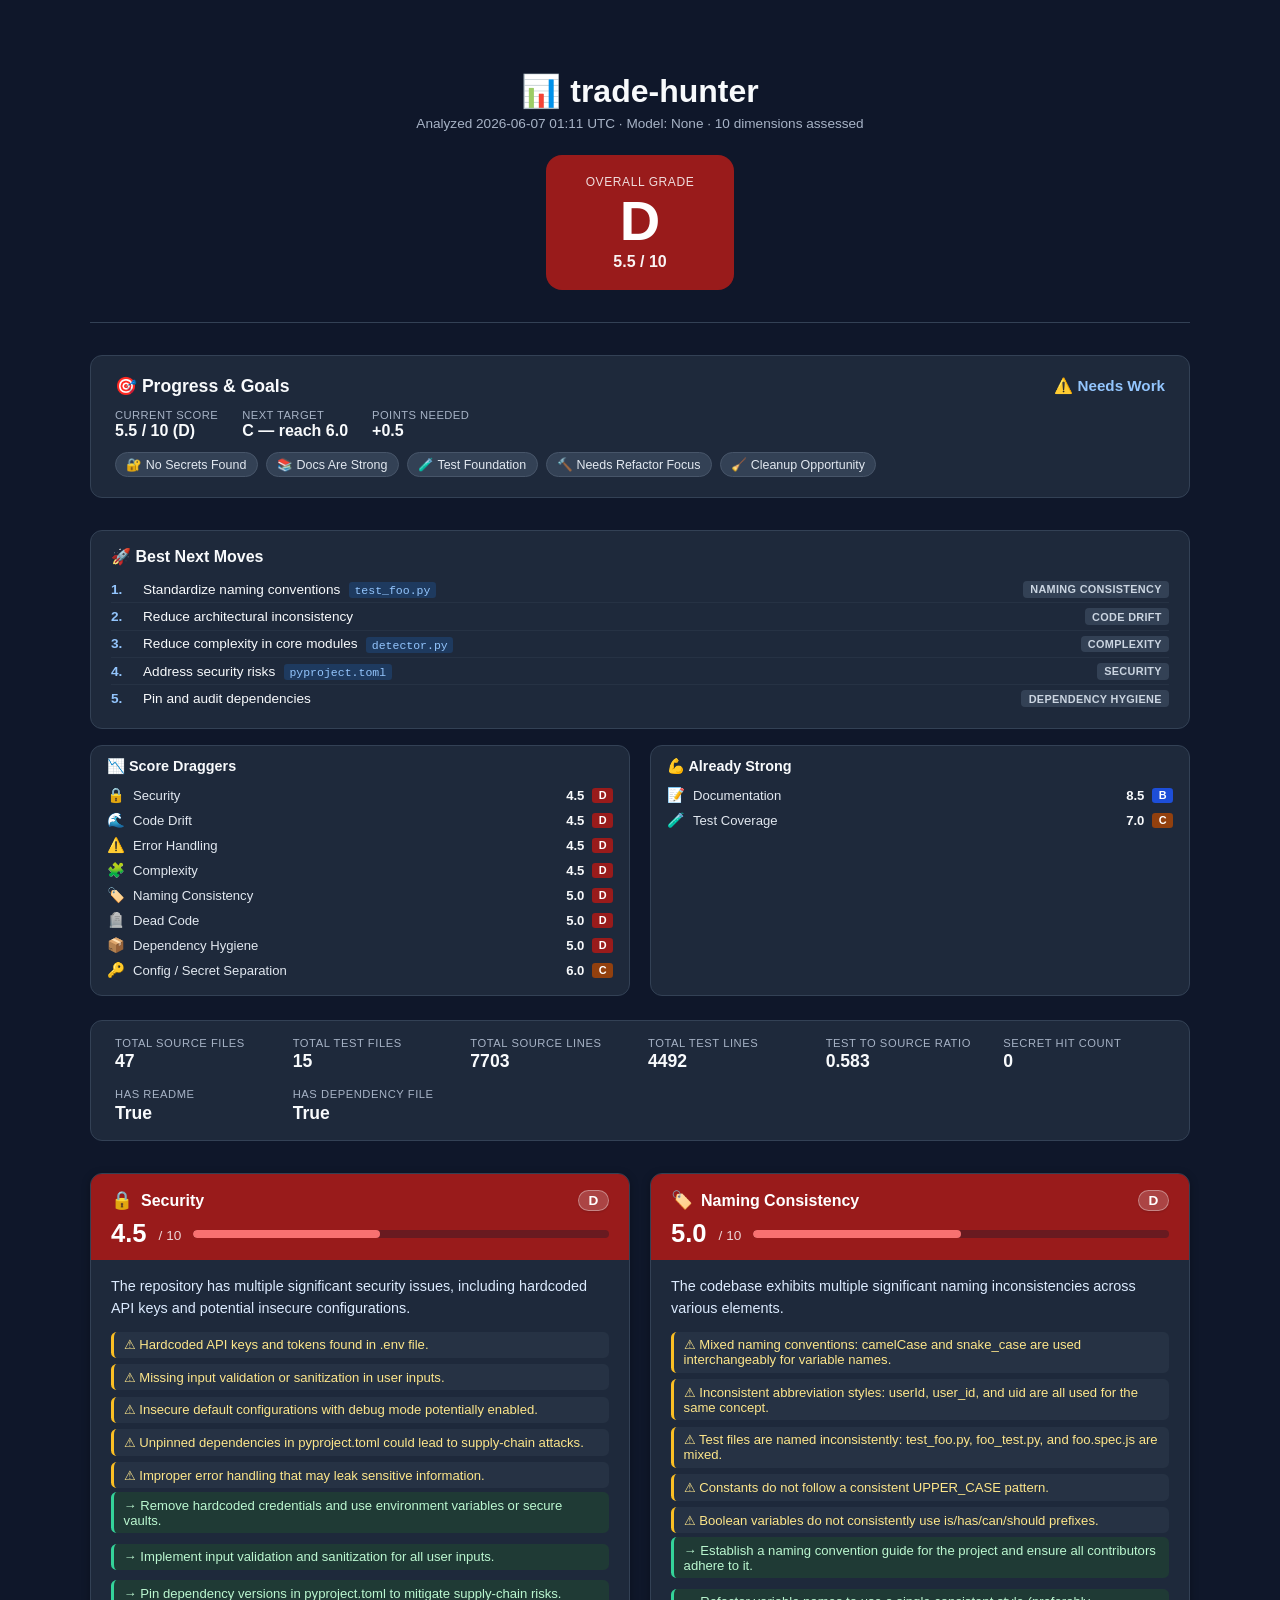
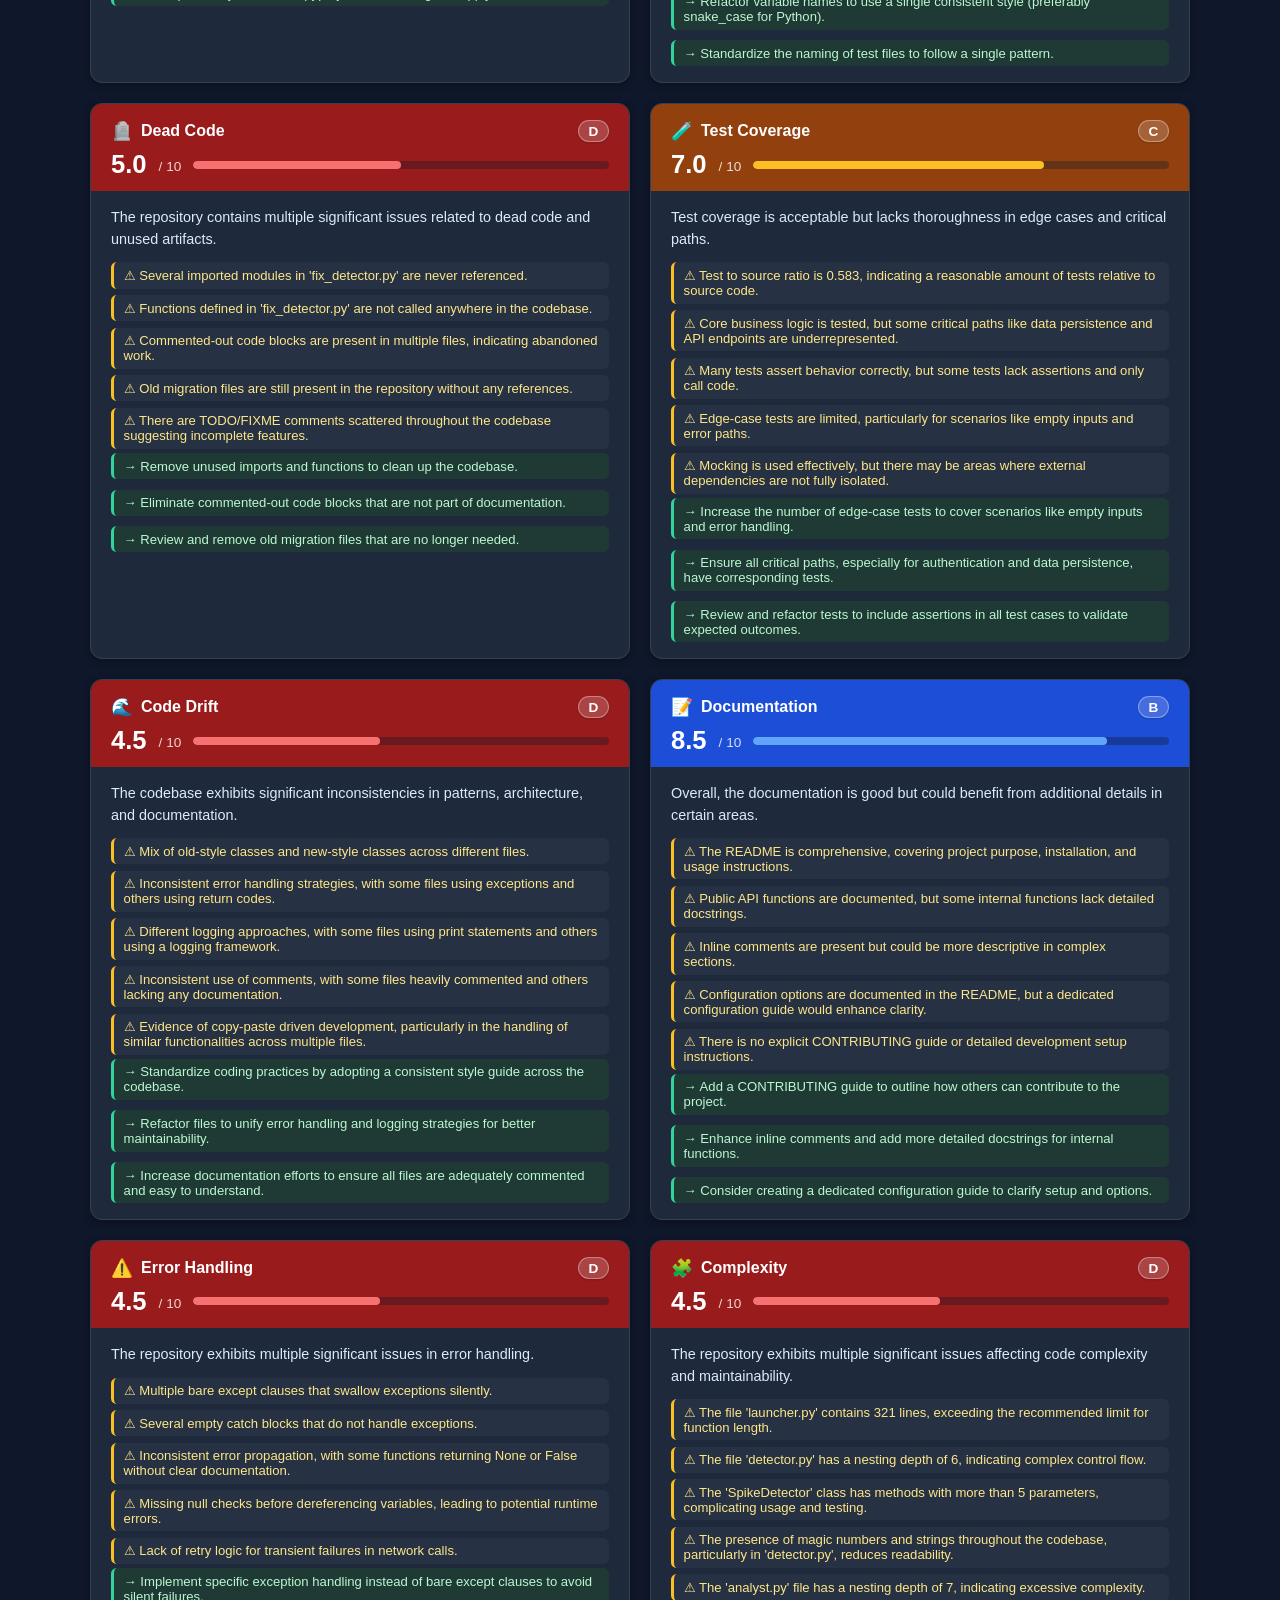
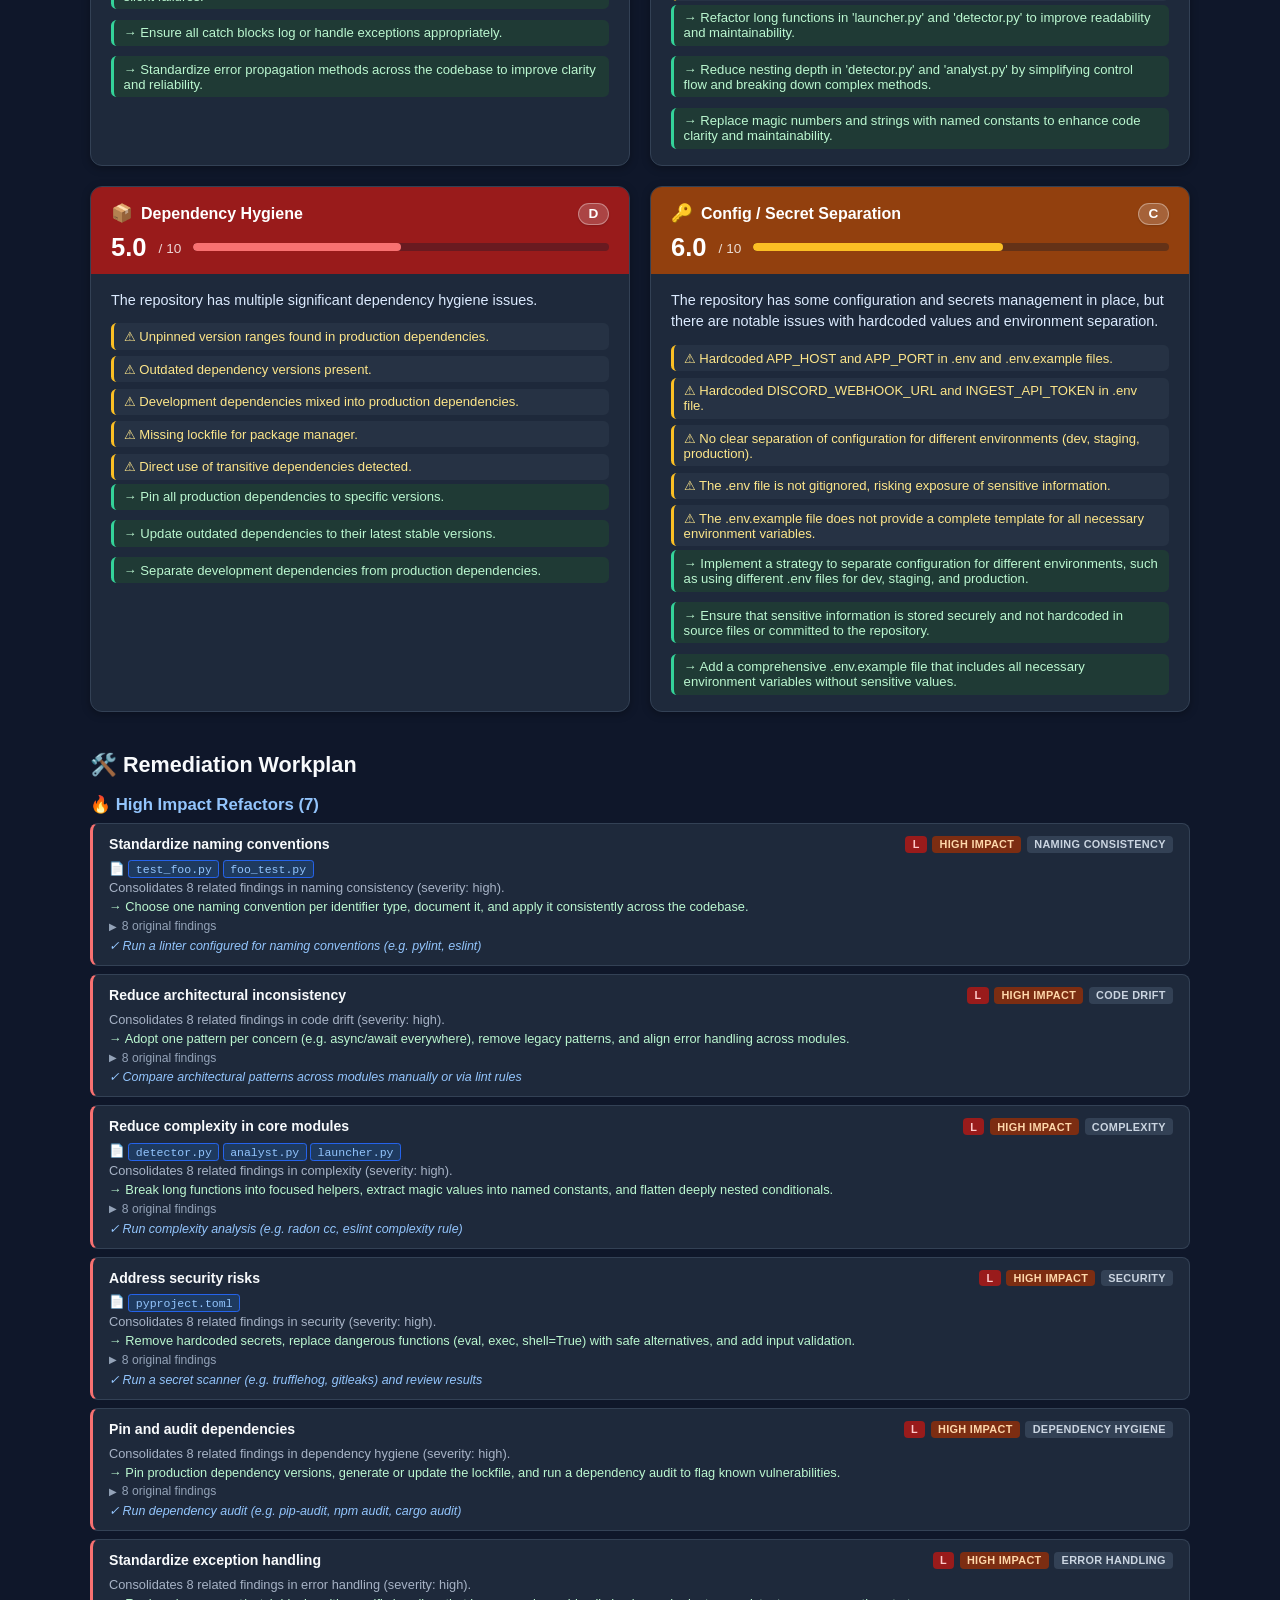
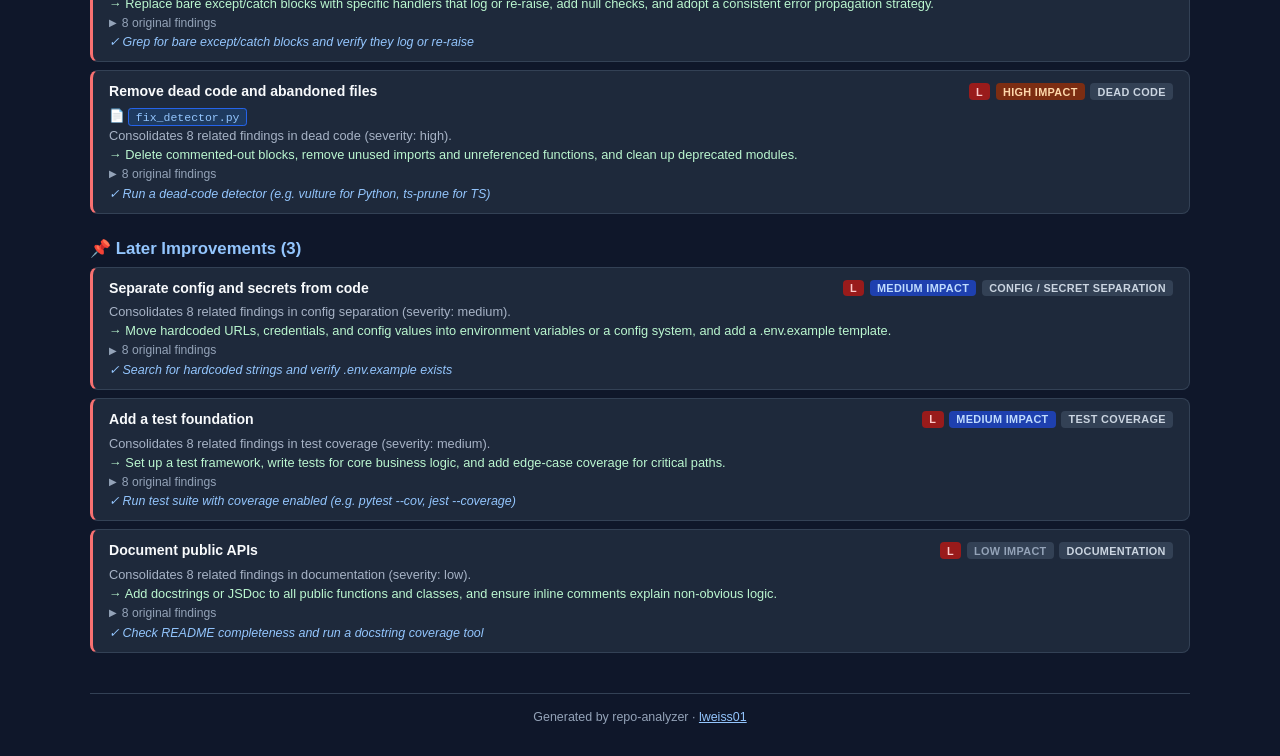
<file: .repo-report/trade-hunter_2026-06-06_21-11-24.html>
<!DOCTYPE html>
<html lang="en">
<head>
  <meta charset="UTF-8"/>
  <meta name="viewport" content="width=device-width, initial-scale=1.0"/>
  <title>Repo Report — trade-hunter</title>
  <style>
    *, *::before, *::after { box-sizing: border-box; margin: 0; padding: 0; }
    body {
      font-family: -apple-system, BlinkMacSystemFont, "Segoe UI", Roboto, sans-serif;
      background: #0f172a;
      color: #f8fafc;
      min-height: 100vh;
      padding: 2rem 1rem;
    }
    a { color: #93c5fd; }
    .container { max-width: 1100px; margin: 0 auto; }

    .hero {
      text-align: center;
      padding: 2.5rem 1rem 2rem;
      border-bottom: 1px solid #334155;
      margin-bottom: 2rem;
    }
    .hero h1 { font-size: 2rem; font-weight: 700; color: #f8fafc; }
    .hero .meta { color: #a7b3c6; font-size: 0.85rem; margin-top: 0.4rem; }

    .overall-badge {
      display: inline-flex; flex-direction: column; align-items: center;
      background: #991b1b;
      color: #ffffff;
      border-radius: 1rem;
      padding: 1.2rem 2.5rem;
      margin: 1.5rem auto 0;
      gap: 0.25rem;
    }
    .overall-grade { font-size: 3.5rem; font-weight: 800; line-height: 1; }
    .overall-score { font-size: 1rem; font-weight: 600; opacity: 0.95; }
    .overall-label { font-size: 0.75rem; opacity: 0.85; text-transform: uppercase; letter-spacing: 0.05em; }

    .stats-bar {
      display: grid;
      grid-template-columns: repeat(auto-fit, minmax(140px, 1fr));
      gap: 1rem;
      background: #1e293b;
      border: 1px solid #334155;
      border-radius: 0.75rem;
      padding: 1rem 1.5rem; margin-bottom: 2rem;
    }
    .stat-item { display: flex; flex-direction: column; gap: 0.15rem; }
    .stat-label { font-size: 0.7rem; text-transform: uppercase; letter-spacing: 0.05em; color: #a7b3c6; }
    .stat-value { font-size: 1.1rem; font-weight: 700; color: #f8fafc; }

    .cards-grid {
      display: grid;
      grid-template-columns: repeat(auto-fill, minmax(480px, 1fr));
      gap: 1.25rem;
    }

    .card {
      background: #1e293b;
      border: 1px solid #334155;
      border-radius: 0.75rem;
      overflow: hidden;
      box-shadow: 0 2px 8px rgba(0,0,0,0.3);
    }
    .card-header { padding: 1rem 1.25rem 0.75rem; }
    .card-title-row {
      display: flex; align-items: center; gap: 0.5rem;
      margin-bottom: 0.5rem;
    }
    .dim-icon { font-size: 1.1rem; }
    .dim-label { font-size: 1rem; font-weight: 600; flex: 1; }
    .grade-badge {
      font-size: 0.85rem; font-weight: 800;
      padding: 0.15rem 0.6rem; border-radius: 9999px;
      background: rgba(255,255,255,0.18);
      border: 1px solid rgba(255,255,255,0.35);
      box-shadow: 0 1px 2px rgba(0,0,0,0.15);
    }
    .score-row {
      display: flex; align-items: center; gap: 0.75rem;
    }
    .score-num { font-size: 1.6rem; font-weight: 800; }
    .score-denom { font-size: 0.85rem; color: rgba(255,255,255,0.82); margin-top: 0.2rem; }
    .score-bar-track {
      flex: 1; height: 8px; background: rgba(15,23,42,0.35);
      border-radius: 9999px; overflow: hidden;
    }
    .score-bar-fill { height: 100%; border-radius: 9999px; transition: width 0.3s; }

    .card-body { padding: 1rem 1.25rem; }
    .summary-text { font-size: 0.9rem; color: #dbeafe; margin-bottom: 0.75rem; line-height: 1.5; }

    .finding-list, .rec-list { list-style: none; display: flex; flex-direction: column; gap: 0.4rem; }
    .finding-item {
      font-size: 0.82rem; color: #fde68a; background: #263244;
      padding: 0.35rem 0.6rem; border-radius: 0.35rem; border-left: 3px solid #fbbf24;
    }
    .finding-item.muted { color: #a7b3c6; background: #263244; border-color: #475569; }
    .rec-item {
      font-size: 0.82rem; color: #bbf7d0; background: #1f3a35;
      padding: 0.35rem 0.6rem; border-radius: 0.35rem; border-left: 3px solid #34d399;
      margin-top: 0.25rem;
    }

    .footer {
      text-align: center; color: #94a3b8;
      font-size: 0.78rem; margin-top: 2.5rem; padding-top: 1rem;
      border-top: 1px solid #334155;
    }

    /* --- Progress panel --- */
    .progress-panel {
      background: #1e293b; border: 1px solid #334155; border-radius: 0.75rem;
      padding: 1.25rem 1.5rem; margin-bottom: 2rem;
    }
    .progress-panel-header {
      display: flex; justify-content: space-between; align-items: center;
      margin-bottom: 0.75rem;
    }
    .progress-title { font-size: 1.1rem; font-weight: 700; color: #f8fafc; }
    .progress-level { font-size: 0.95rem; font-weight: 600; color: #93c5fd; }
    .progress-body { display: flex; flex-wrap: wrap; gap: 1.5rem; margin-bottom: 0.75rem; }
    .progress-stat { display: flex; flex-direction: column; gap: 0.1rem; }
    .progress-stat-label { font-size: 0.7rem; text-transform: uppercase; letter-spacing: 0.04em; color: #a7b3c6; }
    .progress-stat-value { font-size: 1rem; font-weight: 600; color: #f8fafc; }
    .badges-row { display: flex; flex-wrap: wrap; gap: 0.5rem; margin-top: 0.5rem; }
    .badge-chip {
      font-size: 0.78rem; padding: 0.25rem 0.65rem; border-radius: 9999px;
      background: #334155; color: #e2e8f0; border: 1px solid #475569;
    }

    /* --- Workplan --- */
    .workplan-section, .history-section { margin-top: 2.5rem; }
    .section-title { font-size: 1.35rem; font-weight: 700; color: #f8fafc; margin-bottom: 1rem; }
    .wp-category { margin-bottom: 1.5rem; }
    .wp-cat-title { font-size: 1.05rem; font-weight: 600; color: #93c5fd; margin-bottom: 0.5rem; }
    .wp-task {
      background: #1e293b; border: 1px solid #334155; border-radius: 0.5rem;
      padding: 0.75rem 1rem; margin-bottom: 0.5rem;
      border-left: 3px solid #475569;
    }
    .wp-task.effort-border-small { border-left-color: #4ade80; }
    .wp-task.effort-border-medium { border-left-color: #fbbf24; }
    .wp-task.effort-border-large { border-left-color: #f87171; }
    .wp-task-header { display: flex; justify-content: space-between; align-items: flex-start; gap: 0.5rem; flex-wrap: wrap; }
    .wp-task-title { font-size: 0.88rem; font-weight: 600; color: #f8fafc; flex: 1; min-width: 200px; }
    .wp-meta-chips { display: flex; gap: 0.35rem; flex-wrap: wrap; }
    .wp-chip {
      font-size: 0.68rem; padding: 0.15rem 0.45rem; border-radius: 0.25rem;
      font-weight: 600; text-transform: uppercase; letter-spacing: 0.03em;
    }
    .effort-small { background: #166534; color: #bbf7d0; }
    .effort-medium { background: #92400e; color: #fde68a; }
    .effort-large { background: #991b1b; color: #fecaca; }
    .impact-low { background: #334155; color: #94a3b8; }
    .impact-medium { background: #1e40af; color: #bfdbfe; }
    .impact-high { background: #7c2d12; color: #fed7aa; }
    .dim-chip { background: #334155; color: #cbd5e1; }
    .wp-task-body { margin-top: 0.5rem; }
    .wp-evidence { font-size: 0.78rem; color: #e2e8f0; margin-bottom: 0.3rem; }
    .wp-file-chip {
      font-family: 'SF Mono', 'Fira Code', 'Consolas', monospace;
      font-size: 0.72rem; padding: 0.1rem 0.4rem; border-radius: 0.2rem;
      background: #1e3a5f; color: #93c5fd; border: 1px solid #2563eb;
    }
    .wp-why { font-size: 0.8rem; color: #a7b3c6; margin-bottom: 0.25rem; }
    .wp-fix { font-size: 0.8rem; color: #bbf7d0; margin-bottom: 0.2rem; }
    .wp-validate { font-size: 0.78rem; color: #93c5fd; font-style: italic; }
    .wp-sources { margin: 0.3rem 0; }
    .wp-sources-toggle {
      font-size: 0.76rem; color: #94a3b8; cursor: pointer;
      list-style: none; display: flex; align-items: center; gap: 0.3rem;
    }
    .wp-sources-toggle::before { content: '▶'; font-size: 0.6rem; transition: transform 0.15s; }
    details[open] > .wp-sources-toggle::before { transform: rotate(90deg); }
    .wp-sources-list {
      list-style: none; margin-top: 0.3rem;
      display: flex; flex-direction: column; gap: 0.2rem;
    }
    .wp-source-item {
      font-size: 0.76rem; color: #cbd5e1; background: #263244;
      padding: 0.25rem 0.5rem; border-radius: 0.25rem;
      border-left: 2px solid #475569;
    }

    /* --- Next fixes --- */
    .next-fixes-panel {
      background: #1e293b; border: 1px solid #334155; border-radius: 0.75rem;
      padding: 1rem 1.25rem; margin-bottom: 1rem;
    }
    .nf-title { font-size: 1rem; font-weight: 700; color: #f8fafc; margin-bottom: 0.6rem; }
    .nf-row {
      display: flex; align-items: center; gap: 0.5rem;
      padding: 0.3rem 0; border-bottom: 1px solid #263244;
    }
    .nf-row:last-child { border-bottom: none; }
    .nf-num { font-size: 0.85rem; font-weight: 700; color: #93c5fd; min-width: 1.5rem; }
    .nf-text { font-size: 0.85rem; color: #f8fafc; flex: 1; }
    .nf-evidence {
      font-family: 'SF Mono', 'Fira Code', 'Consolas', monospace;
      font-size: 0.72rem; color: #93c5fd; background: #1e3a5f;
      padding: 0.1rem 0.35rem; border-radius: 0.2rem; margin-left: 0.3rem;
    }

    /* --- Dimension breakdown --- */
    .breakdown-panel {
      display: flex; gap: 1.25rem; flex-wrap: wrap; margin-bottom: 1.5rem;
    }
    .bd-col {
      flex: 1; min-width: 280px; background: #1e293b;
      border: 1px solid #334155; border-radius: 0.75rem;
      padding: 0.75rem 1rem;
    }
    .bd-heading { font-size: 0.9rem; font-weight: 600; color: #f8fafc; margin-bottom: 0.5rem; }
    .bd-row { display: flex; align-items: center; gap: 0.5rem; padding: 0.25rem 0; }
    .bd-icon { font-size: 0.9rem; }
    .bd-label { font-size: 0.82rem; color: #e2e8f0; flex: 1; }
    .bd-score { font-size: 0.82rem; font-weight: 700; color: #f8fafc; }
    .bd-grade {
      font-size: 0.68rem; font-weight: 800; padding: 0.1rem 0.4rem;
      border-radius: 0.2rem; color: #fff;
    }

    /* --- History --- */
    .history-list { display: flex; flex-direction: column; gap: 0.35rem; }
    .history-row {
      display: flex; align-items: center; gap: 1rem;
      background: #1e293b; border: 1px solid #334155; border-radius: 0.4rem;
      padding: 0.5rem 1rem;
    }
    .history-date { font-size: 0.82rem; color: #a7b3c6; flex: 1; }
    .history-score { font-size: 0.95rem; font-weight: 700; color: #f8fafc; }
    .history-grade {
      font-size: 0.75rem; font-weight: 800; padding: 0.15rem 0.5rem;
      border-radius: 0.25rem; color: #fff;
    }
  </style>
</head>
<body>
  <div class="container">
    <div class="hero">
      <h1>📊 trade-hunter</h1>
      <div class="meta">Analyzed 2026-06-07 01:11 UTC · Model: None · 10 dimensions assessed</div>
      <div class="overall-badge">
        <span class="overall-label">Overall Grade</span>
        <span class="overall-grade">D</span>
        <span class="overall-score">5.5 / 10</span>
      </div>
    </div>

    
    <div class="progress-panel">
      <div class="progress-panel-header">
        <span class="progress-title">🎯 Progress &amp; Goals</span>
        <span class="progress-level">⚠️ Needs Work</span>
      </div>
      <div class="progress-body">
        <div class="progress-stat">
          <span class="progress-stat-label">Current Score</span>
          <span class="progress-stat-value">5.5 / 10 (D)</span>
        </div>
        <div class="progress-stat">
          <span class="progress-stat-label">Next Target</span>
          <span class="progress-stat-value">C — reach 6.0</span>
        </div>
        <div class="progress-stat">
          <span class="progress-stat-label">Points Needed</span>
          <span class="progress-stat-value">+0.5</span>
        </div>
      </div>
      <div class="badges-row"><span class="badge-chip" title="No hardcoded secrets detected in the codebase">🔐 No Secrets Found</span><span class="badge-chip" title="Documentation scored 8.5/10">📚 Docs Are Strong</span><span class="badge-chip" title="Test coverage scored 7.0/10">🧪 Test Foundation</span><span class="badge-chip" title="Complexity scored 4.5/10 — room to simplify">🔨 Needs Refactor Focus</span><span class="badge-chip" title="Dead code scored 5.0/10 — trim the unused">🧹 Cleanup Opportunity</span></div>
    </div>
    
    <div class="next-fixes-panel">
      <h3 class="nf-title">🚀 Best Next Moves</h3>
      
        <div class="nf-row">
          <span class="nf-num">1.</span>
          <span class="nf-text">Standardize naming conventions <span class="nf-evidence">test_foo.py</span></span>
          <span class="wp-chip dim-chip">Naming Consistency</span>
        </div>
        <div class="nf-row">
          <span class="nf-num">2.</span>
          <span class="nf-text">Reduce architectural inconsistency</span>
          <span class="wp-chip dim-chip">Code Drift</span>
        </div>
        <div class="nf-row">
          <span class="nf-num">3.</span>
          <span class="nf-text">Reduce complexity in core modules <span class="nf-evidence">detector.py</span></span>
          <span class="wp-chip dim-chip">Complexity</span>
        </div>
        <div class="nf-row">
          <span class="nf-num">4.</span>
          <span class="nf-text">Address security risks <span class="nf-evidence">pyproject.toml</span></span>
          <span class="wp-chip dim-chip">Security</span>
        </div>
        <div class="nf-row">
          <span class="nf-num">5.</span>
          <span class="nf-text">Pin and audit dependencies</span>
          <span class="wp-chip dim-chip">Dependency Hygiene</span>
        </div>
    </div>
    
    <div class="breakdown-panel">
      
        <div class="bd-col">
          <h4 class="bd-heading">📉 Score Draggers</h4>
          
        <div class="bd-row">
          <span class="bd-icon">🔒</span>
          <span class="bd-label">Security</span>
          <span class="bd-score">4.5</span>
          <span class="bd-grade" style="background:#991b1b;">D</span>
        </div>
        <div class="bd-row">
          <span class="bd-icon">🌊</span>
          <span class="bd-label">Code Drift</span>
          <span class="bd-score">4.5</span>
          <span class="bd-grade" style="background:#991b1b;">D</span>
        </div>
        <div class="bd-row">
          <span class="bd-icon">⚠️</span>
          <span class="bd-label">Error Handling</span>
          <span class="bd-score">4.5</span>
          <span class="bd-grade" style="background:#991b1b;">D</span>
        </div>
        <div class="bd-row">
          <span class="bd-icon">🧩</span>
          <span class="bd-label">Complexity</span>
          <span class="bd-score">4.5</span>
          <span class="bd-grade" style="background:#991b1b;">D</span>
        </div>
        <div class="bd-row">
          <span class="bd-icon">🏷️</span>
          <span class="bd-label">Naming Consistency</span>
          <span class="bd-score">5.0</span>
          <span class="bd-grade" style="background:#991b1b;">D</span>
        </div>
        <div class="bd-row">
          <span class="bd-icon">🪦</span>
          <span class="bd-label">Dead Code</span>
          <span class="bd-score">5.0</span>
          <span class="bd-grade" style="background:#991b1b;">D</span>
        </div>
        <div class="bd-row">
          <span class="bd-icon">📦</span>
          <span class="bd-label">Dependency Hygiene</span>
          <span class="bd-score">5.0</span>
          <span class="bd-grade" style="background:#991b1b;">D</span>
        </div>
        <div class="bd-row">
          <span class="bd-icon">🔑</span>
          <span class="bd-label">Config / Secret Separation</span>
          <span class="bd-score">6.0</span>
          <span class="bd-grade" style="background:#92400e;">C</span>
        </div>
        </div>
        <div class="bd-col">
          <h4 class="bd-heading">💪 Already Strong</h4>
          
        <div class="bd-row">
          <span class="bd-icon">📝</span>
          <span class="bd-label">Documentation</span>
          <span class="bd-score">8.5</span>
          <span class="bd-grade" style="background:#1d4ed8;">B</span>
        </div>
        <div class="bd-row">
          <span class="bd-icon">🧪</span>
          <span class="bd-label">Test Coverage</span>
          <span class="bd-score">7.0</span>
          <span class="bd-grade" style="background:#92400e;">C</span>
        </div>
        </div>
    </div>

    <div class="stats-bar">
      <div class="stat-item"><span class="stat-label">Total Source Files</span><span class="stat-value">47</span></div><div class="stat-item"><span class="stat-label">Total Test Files</span><span class="stat-value">15</span></div><div class="stat-item"><span class="stat-label">Total Source Lines</span><span class="stat-value">7703</span></div><div class="stat-item"><span class="stat-label">Total Test Lines</span><span class="stat-value">4492</span></div><div class="stat-item"><span class="stat-label">Test To Source Ratio</span><span class="stat-value">0.583</span></div><div class="stat-item"><span class="stat-label">Secret Hit Count</span><span class="stat-value">0</span></div><div class="stat-item"><span class="stat-label">Has Readme</span><span class="stat-value">True</span></div><div class="stat-item"><span class="stat-label">Has Dependency File</span><span class="stat-value">True</span></div>
    </div>

    <div class="cards-grid">
      
        <div class="card">
          <div class="card-header" style="background:#991b1b; color:#ffffff;">
            <div class="card-title-row">
              <span class="dim-icon">🔒</span>
              <span class="dim-label">Security</span>
              <span class="grade-badge" style="color:#ffffff;">D</span>
            </div>
            <div class="score-row">
              <span class="score-num" style="color:#ffffff;">4.5</span>
              <span class="score-denom"> / 10</span>
              
      <div class="score-bar-track">
        <div class="score-bar-fill" style="width:45%; background:#f87171;"></div>
      </div>
            </div>
          </div>
          <div class="card-body">
            <p class="summary-text">The repository has multiple significant security issues, including hardcoded API keys and potential insecure configurations.</p>
            <ul class='finding-list'><li class="finding-item">⚠ Hardcoded API keys and tokens found in .env file.</li><li class="finding-item">⚠ Missing input validation or sanitization in user inputs.</li><li class="finding-item">⚠ Insecure default configurations with debug mode potentially enabled.</li><li class="finding-item">⚠ Unpinned dependencies in pyproject.toml could lead to supply-chain attacks.</li><li class="finding-item">⚠ Improper error handling that may leak sensitive information.</li></ul>
            <ul class='rec-list'><li class="rec-item">→ Remove hardcoded credentials and use environment variables or secure vaults.</li><li class="rec-item">→ Implement input validation and sanitization for all user inputs.</li><li class="rec-item">→ Pin dependency versions in pyproject.toml to mitigate supply-chain risks.</li></ul>
          </div>
        </div>
        <div class="card">
          <div class="card-header" style="background:#991b1b; color:#ffffff;">
            <div class="card-title-row">
              <span class="dim-icon">🏷️</span>
              <span class="dim-label">Naming Consistency</span>
              <span class="grade-badge" style="color:#ffffff;">D</span>
            </div>
            <div class="score-row">
              <span class="score-num" style="color:#ffffff;">5.0</span>
              <span class="score-denom"> / 10</span>
              
      <div class="score-bar-track">
        <div class="score-bar-fill" style="width:50%; background:#f87171;"></div>
      </div>
            </div>
          </div>
          <div class="card-body">
            <p class="summary-text">The codebase exhibits multiple significant naming inconsistencies across various elements.</p>
            <ul class='finding-list'><li class="finding-item">⚠ Mixed naming conventions: camelCase and snake_case are used interchangeably for variable names.</li><li class="finding-item">⚠ Inconsistent abbreviation styles: userId, user_id, and uid are all used for the same concept.</li><li class="finding-item">⚠ Test files are named inconsistently: test_foo.py, foo_test.py, and foo.spec.js are mixed.</li><li class="finding-item">⚠ Constants do not follow a consistent UPPER_CASE pattern.</li><li class="finding-item">⚠ Boolean variables do not consistently use is/has/can/should prefixes.</li></ul>
            <ul class='rec-list'><li class="rec-item">→ Establish a naming convention guide for the project and ensure all contributors adhere to it.</li><li class="rec-item">→ Refactor variable names to use a single consistent style (preferably snake_case for Python).</li><li class="rec-item">→ Standardize the naming of test files to follow a single pattern.</li></ul>
          </div>
        </div>
        <div class="card">
          <div class="card-header" style="background:#991b1b; color:#ffffff;">
            <div class="card-title-row">
              <span class="dim-icon">🪦</span>
              <span class="dim-label">Dead Code</span>
              <span class="grade-badge" style="color:#ffffff;">D</span>
            </div>
            <div class="score-row">
              <span class="score-num" style="color:#ffffff;">5.0</span>
              <span class="score-denom"> / 10</span>
              
      <div class="score-bar-track">
        <div class="score-bar-fill" style="width:50%; background:#f87171;"></div>
      </div>
            </div>
          </div>
          <div class="card-body">
            <p class="summary-text">The repository contains multiple significant issues related to dead code and unused artifacts.</p>
            <ul class='finding-list'><li class="finding-item">⚠ Several imported modules in 'fix_detector.py' are never referenced.</li><li class="finding-item">⚠ Functions defined in 'fix_detector.py' are not called anywhere in the codebase.</li><li class="finding-item">⚠ Commented-out code blocks are present in multiple files, indicating abandoned work.</li><li class="finding-item">⚠ Old migration files are still present in the repository without any references.</li><li class="finding-item">⚠ There are TODO/FIXME comments scattered throughout the codebase suggesting incomplete features.</li></ul>
            <ul class='rec-list'><li class="rec-item">→ Remove unused imports and functions to clean up the codebase.</li><li class="rec-item">→ Eliminate commented-out code blocks that are not part of documentation.</li><li class="rec-item">→ Review and remove old migration files that are no longer needed.</li></ul>
          </div>
        </div>
        <div class="card">
          <div class="card-header" style="background:#92400e; color:#ffffff;">
            <div class="card-title-row">
              <span class="dim-icon">🧪</span>
              <span class="dim-label">Test Coverage</span>
              <span class="grade-badge" style="color:#ffffff;">C</span>
            </div>
            <div class="score-row">
              <span class="score-num" style="color:#ffffff;">7.0</span>
              <span class="score-denom"> / 10</span>
              
      <div class="score-bar-track">
        <div class="score-bar-fill" style="width:70%; background:#fbbf24;"></div>
      </div>
            </div>
          </div>
          <div class="card-body">
            <p class="summary-text">Test coverage is acceptable but lacks thoroughness in edge cases and critical paths.</p>
            <ul class='finding-list'><li class="finding-item">⚠ Test to source ratio is 0.583, indicating a reasonable amount of tests relative to source code.</li><li class="finding-item">⚠ Core business logic is tested, but some critical paths like data persistence and API endpoints are underrepresented.</li><li class="finding-item">⚠ Many tests assert behavior correctly, but some tests lack assertions and only call code.</li><li class="finding-item">⚠ Edge-case tests are limited, particularly for scenarios like empty inputs and error paths.</li><li class="finding-item">⚠ Mocking is used effectively, but there may be areas where external dependencies are not fully isolated.</li></ul>
            <ul class='rec-list'><li class="rec-item">→ Increase the number of edge-case tests to cover scenarios like empty inputs and error handling.</li><li class="rec-item">→ Ensure all critical paths, especially for authentication and data persistence, have corresponding tests.</li><li class="rec-item">→ Review and refactor tests to include assertions in all test cases to validate expected outcomes.</li></ul>
          </div>
        </div>
        <div class="card">
          <div class="card-header" style="background:#991b1b; color:#ffffff;">
            <div class="card-title-row">
              <span class="dim-icon">🌊</span>
              <span class="dim-label">Code Drift</span>
              <span class="grade-badge" style="color:#ffffff;">D</span>
            </div>
            <div class="score-row">
              <span class="score-num" style="color:#ffffff;">4.5</span>
              <span class="score-denom"> / 10</span>
              
      <div class="score-bar-track">
        <div class="score-bar-fill" style="width:45%; background:#f87171;"></div>
      </div>
            </div>
          </div>
          <div class="card-body">
            <p class="summary-text">The codebase exhibits significant inconsistencies in patterns, architecture, and documentation.</p>
            <ul class='finding-list'><li class="finding-item">⚠ Mix of old-style classes and new-style classes across different files.</li><li class="finding-item">⚠ Inconsistent error handling strategies, with some files using exceptions and others using return codes.</li><li class="finding-item">⚠ Different logging approaches, with some files using print statements and others using a logging framework.</li><li class="finding-item">⚠ Inconsistent use of comments, with some files heavily commented and others lacking any documentation.</li><li class="finding-item">⚠ Evidence of copy-paste driven development, particularly in the handling of similar functionalities across multiple files.</li></ul>
            <ul class='rec-list'><li class="rec-item">→ Standardize coding practices by adopting a consistent style guide across the codebase.</li><li class="rec-item">→ Refactor files to unify error handling and logging strategies for better maintainability.</li><li class="rec-item">→ Increase documentation efforts to ensure all files are adequately commented and easy to understand.</li></ul>
          </div>
        </div>
        <div class="card">
          <div class="card-header" style="background:#1d4ed8; color:#ffffff;">
            <div class="card-title-row">
              <span class="dim-icon">📝</span>
              <span class="dim-label">Documentation</span>
              <span class="grade-badge" style="color:#ffffff;">B</span>
            </div>
            <div class="score-row">
              <span class="score-num" style="color:#ffffff;">8.5</span>
              <span class="score-denom"> / 10</span>
              
      <div class="score-bar-track">
        <div class="score-bar-fill" style="width:85%; background:#60a5fa;"></div>
      </div>
            </div>
          </div>
          <div class="card-body">
            <p class="summary-text">Overall, the documentation is good but could benefit from additional details in certain areas.</p>
            <ul class='finding-list'><li class="finding-item">⚠ The README is comprehensive, covering project purpose, installation, and usage instructions.</li><li class="finding-item">⚠ Public API functions are documented, but some internal functions lack detailed docstrings.</li><li class="finding-item">⚠ Inline comments are present but could be more descriptive in complex sections.</li><li class="finding-item">⚠ Configuration options are documented in the README, but a dedicated configuration guide would enhance clarity.</li><li class="finding-item">⚠ There is no explicit CONTRIBUTING guide or detailed development setup instructions.</li></ul>
            <ul class='rec-list'><li class="rec-item">→ Add a CONTRIBUTING guide to outline how others can contribute to the project.</li><li class="rec-item">→ Enhance inline comments and add more detailed docstrings for internal functions.</li><li class="rec-item">→ Consider creating a dedicated configuration guide to clarify setup and options.</li></ul>
          </div>
        </div>
        <div class="card">
          <div class="card-header" style="background:#991b1b; color:#ffffff;">
            <div class="card-title-row">
              <span class="dim-icon">⚠️</span>
              <span class="dim-label">Error Handling</span>
              <span class="grade-badge" style="color:#ffffff;">D</span>
            </div>
            <div class="score-row">
              <span class="score-num" style="color:#ffffff;">4.5</span>
              <span class="score-denom"> / 10</span>
              
      <div class="score-bar-track">
        <div class="score-bar-fill" style="width:45%; background:#f87171;"></div>
      </div>
            </div>
          </div>
          <div class="card-body">
            <p class="summary-text">The repository exhibits multiple significant issues in error handling.</p>
            <ul class='finding-list'><li class="finding-item">⚠ Multiple bare except clauses that swallow exceptions silently.</li><li class="finding-item">⚠ Several empty catch blocks that do not handle exceptions.</li><li class="finding-item">⚠ Inconsistent error propagation, with some functions returning None or False without clear documentation.</li><li class="finding-item">⚠ Missing null checks before dereferencing variables, leading to potential runtime errors.</li><li class="finding-item">⚠ Lack of retry logic for transient failures in network calls.</li></ul>
            <ul class='rec-list'><li class="rec-item">→ Implement specific exception handling instead of bare except clauses to avoid silent failures.</li><li class="rec-item">→ Ensure all catch blocks log or handle exceptions appropriately.</li><li class="rec-item">→ Standardize error propagation methods across the codebase to improve clarity and reliability.</li></ul>
          </div>
        </div>
        <div class="card">
          <div class="card-header" style="background:#991b1b; color:#ffffff;">
            <div class="card-title-row">
              <span class="dim-icon">🧩</span>
              <span class="dim-label">Complexity</span>
              <span class="grade-badge" style="color:#ffffff;">D</span>
            </div>
            <div class="score-row">
              <span class="score-num" style="color:#ffffff;">4.5</span>
              <span class="score-denom"> / 10</span>
              
      <div class="score-bar-track">
        <div class="score-bar-fill" style="width:45%; background:#f87171;"></div>
      </div>
            </div>
          </div>
          <div class="card-body">
            <p class="summary-text">The repository exhibits multiple significant issues affecting code complexity and maintainability.</p>
            <ul class='finding-list'><li class="finding-item">⚠ The file 'launcher.py' contains 321 lines, exceeding the recommended limit for function length.</li><li class="finding-item">⚠ The file 'detector.py' has a nesting depth of 6, indicating complex control flow.</li><li class="finding-item">⚠ The 'SpikeDetector' class has methods with more than 5 parameters, complicating usage and testing.</li><li class="finding-item">⚠ The presence of magic numbers and strings throughout the codebase, particularly in 'detector.py', reduces readability.</li><li class="finding-item">⚠ The 'analyst.py' file has a nesting depth of 7, indicating excessive complexity.</li></ul>
            <ul class='rec-list'><li class="rec-item">→ Refactor long functions in 'launcher.py' and 'detector.py' to improve readability and maintainability.</li><li class="rec-item">→ Reduce nesting depth in 'detector.py' and 'analyst.py' by simplifying control flow and breaking down complex methods.</li><li class="rec-item">→ Replace magic numbers and strings with named constants to enhance code clarity and maintainability.</li></ul>
          </div>
        </div>
        <div class="card">
          <div class="card-header" style="background:#991b1b; color:#ffffff;">
            <div class="card-title-row">
              <span class="dim-icon">📦</span>
              <span class="dim-label">Dependency Hygiene</span>
              <span class="grade-badge" style="color:#ffffff;">D</span>
            </div>
            <div class="score-row">
              <span class="score-num" style="color:#ffffff;">5.0</span>
              <span class="score-denom"> / 10</span>
              
      <div class="score-bar-track">
        <div class="score-bar-fill" style="width:50%; background:#f87171;"></div>
      </div>
            </div>
          </div>
          <div class="card-body">
            <p class="summary-text">The repository has multiple significant dependency hygiene issues.</p>
            <ul class='finding-list'><li class="finding-item">⚠ Unpinned version ranges found in production dependencies.</li><li class="finding-item">⚠ Outdated dependency versions present.</li><li class="finding-item">⚠ Development dependencies mixed into production dependencies.</li><li class="finding-item">⚠ Missing lockfile for package manager.</li><li class="finding-item">⚠ Direct use of transitive dependencies detected.</li></ul>
            <ul class='rec-list'><li class="rec-item">→ Pin all production dependencies to specific versions.</li><li class="rec-item">→ Update outdated dependencies to their latest stable versions.</li><li class="rec-item">→ Separate development dependencies from production dependencies.</li></ul>
          </div>
        </div>
        <div class="card">
          <div class="card-header" style="background:#92400e; color:#ffffff;">
            <div class="card-title-row">
              <span class="dim-icon">🔑</span>
              <span class="dim-label">Config / Secret Separation</span>
              <span class="grade-badge" style="color:#ffffff;">C</span>
            </div>
            <div class="score-row">
              <span class="score-num" style="color:#ffffff;">6.0</span>
              <span class="score-denom"> / 10</span>
              
      <div class="score-bar-track">
        <div class="score-bar-fill" style="width:60%; background:#fbbf24;"></div>
      </div>
            </div>
          </div>
          <div class="card-body">
            <p class="summary-text">The repository has some configuration and secrets management in place, but there are notable issues with hardcoded values and environment separation.</p>
            <ul class='finding-list'><li class="finding-item">⚠ Hardcoded APP_HOST and APP_PORT in .env and .env.example files.</li><li class="finding-item">⚠ Hardcoded DISCORD_WEBHOOK_URL and INGEST_API_TOKEN in .env file.</li><li class="finding-item">⚠ No clear separation of configuration for different environments (dev, staging, production).</li><li class="finding-item">⚠ The .env file is not gitignored, risking exposure of sensitive information.</li><li class="finding-item">⚠ The .env.example file does not provide a complete template for all necessary environment variables.</li></ul>
            <ul class='rec-list'><li class="rec-item">→ Implement a strategy to separate configuration for different environments, such as using different .env files for dev, staging, and production.</li><li class="rec-item">→ Ensure that sensitive information is stored securely and not hardcoded in source files or committed to the repository.</li><li class="rec-item">→ Add a comprehensive .env.example file that includes all necessary environment variables without sensitive values.</li></ul>
          </div>
        </div>
    </div>

    
    <div class="workplan-section">
      <h2 class="section-title">🛠️ Remediation Workplan</h2>
      
        <div class="wp-category">
          <h3 class="wp-cat-title">🔥 High Impact Refactors (7)</h3>
          
            <div class="wp-task effort-border-large">
              <div class="wp-task-header">
                <span class="wp-task-title">Standardize naming conventions</span>
                <span class="wp-meta-chips">
                  <span class="wp-chip effort-large">L</span>
                  <span class="wp-chip impact-high">high impact</span>
                  <span class="wp-chip dim-chip">Naming Consistency</span>
                </span>
              </div>
              <div class="wp-task-body">
                <p class="wp-evidence">📄 <span class="wp-file-chip">test_foo.py</span> <span class="wp-file-chip">foo_test.py</span></p>
                <p class="wp-why">Consolidates 8 related findings in naming consistency (severity: high).</p>
                <p class="wp-fix">→ Choose one naming convention per identifier type, document it, and apply it consistently across the codebase.</p>
                <details class="wp-sources"><summary class="wp-sources-toggle">8 original findings</summary><ul class="wp-sources-list"><li class="wp-source-item">Mixed naming conventions: camelCase and snake_case are used interchangeably for variable names.</li><li class="wp-source-item">Inconsistent abbreviation styles: userId, user_id, and uid are all used for the same concept.</li><li class="wp-source-item">Test files are named inconsistently: test_foo.py, foo_test.py, and foo.spec.js are mixed.</li><li class="wp-source-item">Constants do not follow a consistent UPPER_CASE pattern.</li><li class="wp-source-item">Boolean variables do not consistently use is/has/can/should prefixes.</li><li class="wp-source-item">Establish a naming convention guide for the project and ensure all contributors adhere to it.</li><li class="wp-source-item">Refactor variable names to use a single consistent style (preferably snake_case for Python).</li><li class="wp-source-item">Standardize the naming of test files to follow a single pattern.</li></ul></details>
                <p class="wp-validate">✓ Run a linter configured for naming conventions (e.g. pylint, eslint)</p>
              </div>
            </div>
            <div class="wp-task effort-border-large">
              <div class="wp-task-header">
                <span class="wp-task-title">Reduce architectural inconsistency</span>
                <span class="wp-meta-chips">
                  <span class="wp-chip effort-large">L</span>
                  <span class="wp-chip impact-high">high impact</span>
                  <span class="wp-chip dim-chip">Code Drift</span>
                </span>
              </div>
              <div class="wp-task-body">
                
                <p class="wp-why">Consolidates 8 related findings in code drift (severity: high).</p>
                <p class="wp-fix">→ Adopt one pattern per concern (e.g. async/await everywhere), remove legacy patterns, and align error handling across modules.</p>
                <details class="wp-sources"><summary class="wp-sources-toggle">8 original findings</summary><ul class="wp-sources-list"><li class="wp-source-item">Inconsistent error handling strategies, with some files using exceptions and others using return codes.</li><li class="wp-source-item">Inconsistent use of comments, with some files heavily commented and others lacking any documentation.</li><li class="wp-source-item">Evidence of copy-paste driven development, particularly in the handling of similar functionalities across multiple files.</li><li class="wp-source-item">Mix of old-style classes and new-style classes across different files.</li><li class="wp-source-item">Different logging approaches, with some files using print statements and others using a logging framework.</li><li class="wp-source-item">Standardize coding practices by adopting a consistent style guide across the codebase.</li><li class="wp-source-item">Refactor files to unify error handling and logging strategies for better maintainability.</li><li class="wp-source-item">Increase documentation efforts to ensure all files are adequately commented and easy to understand.</li></ul></details>
                <p class="wp-validate">✓ Compare architectural patterns across modules manually or via lint rules</p>
              </div>
            </div>
            <div class="wp-task effort-border-large">
              <div class="wp-task-header">
                <span class="wp-task-title">Reduce complexity in core modules</span>
                <span class="wp-meta-chips">
                  <span class="wp-chip effort-large">L</span>
                  <span class="wp-chip impact-high">high impact</span>
                  <span class="wp-chip dim-chip">Complexity</span>
                </span>
              </div>
              <div class="wp-task-body">
                <p class="wp-evidence">📄 <span class="wp-file-chip">detector.py</span> <span class="wp-file-chip">analyst.py</span> <span class="wp-file-chip">launcher.py</span></p>
                <p class="wp-why">Consolidates 8 related findings in complexity (severity: high).</p>
                <p class="wp-fix">→ Break long functions into focused helpers, extract magic values into named constants, and flatten deeply nested conditionals.</p>
                <details class="wp-sources"><summary class="wp-sources-toggle">8 original findings</summary><ul class="wp-sources-list"><li class="wp-source-item">The file 'detector.py' has a nesting depth of 6, indicating complex control flow.</li><li class="wp-source-item">The presence of magic numbers and strings throughout the codebase, particularly in 'detector.py', reduces readability.</li><li class="wp-source-item">The 'analyst.py' file has a nesting depth of 7, indicating excessive complexity.</li><li class="wp-source-item">Refactor long functions in 'launcher.py' and 'detector.py' to improve readability and maintainability.</li><li class="wp-source-item">Reduce nesting depth in 'detector.py' and 'analyst.py' by simplifying control flow and breaking down complex methods.</li><li class="wp-source-item">Replace magic numbers and strings with named constants to enhance code clarity and maintainability.</li><li class="wp-source-item">The file 'launcher.py' contains 321 lines, exceeding the recommended limit for function length.</li><li class="wp-source-item">The 'SpikeDetector' class has methods with more than 5 parameters, complicating usage and testing.</li></ul></details>
                <p class="wp-validate">✓ Run complexity analysis (e.g. radon cc, eslint complexity rule)</p>
              </div>
            </div>
            <div class="wp-task effort-border-large">
              <div class="wp-task-header">
                <span class="wp-task-title">Address security risks</span>
                <span class="wp-meta-chips">
                  <span class="wp-chip effort-large">L</span>
                  <span class="wp-chip impact-high">high impact</span>
                  <span class="wp-chip dim-chip">Security</span>
                </span>
              </div>
              <div class="wp-task-body">
                <p class="wp-evidence">📄 <span class="wp-file-chip">pyproject.toml</span></p>
                <p class="wp-why">Consolidates 8 related findings in security (severity: high).</p>
                <p class="wp-fix">→ Remove hardcoded secrets, replace dangerous functions (eval, exec, shell=True) with safe alternatives, and add input validation.</p>
                <details class="wp-sources"><summary class="wp-sources-toggle">8 original findings</summary><ul class="wp-sources-list"><li class="wp-source-item">Hardcoded API keys and tokens found in .env file.</li><li class="wp-source-item">Insecure default configurations with debug mode potentially enabled.</li><li class="wp-source-item">Remove hardcoded credentials and use environment variables or secure vaults.</li><li class="wp-source-item">Missing input validation or sanitization in user inputs.</li><li class="wp-source-item">Unpinned dependencies in pyproject.toml could lead to supply-chain attacks.</li><li class="wp-source-item">Improper error handling that may leak sensitive information.</li><li class="wp-source-item">Implement input validation and sanitization for all user inputs.</li><li class="wp-source-item">Pin dependency versions in pyproject.toml to mitigate supply-chain risks.</li></ul></details>
                <p class="wp-validate">✓ Run a secret scanner (e.g. trufflehog, gitleaks) and review results</p>
              </div>
            </div>
            <div class="wp-task effort-border-large">
              <div class="wp-task-header">
                <span class="wp-task-title">Pin and audit dependencies</span>
                <span class="wp-meta-chips">
                  <span class="wp-chip effort-large">L</span>
                  <span class="wp-chip impact-high">high impact</span>
                  <span class="wp-chip dim-chip">Dependency Hygiene</span>
                </span>
              </div>
              <div class="wp-task-body">
                
                <p class="wp-why">Consolidates 8 related findings in dependency hygiene (severity: high).</p>
                <p class="wp-fix">→ Pin production dependency versions, generate or update the lockfile, and run a dependency audit to flag known vulnerabilities.</p>
                <details class="wp-sources"><summary class="wp-sources-toggle">8 original findings</summary><ul class="wp-sources-list"><li class="wp-source-item">Unpinned version ranges found in production dependencies.</li><li class="wp-source-item">Outdated dependency versions present.</li><li class="wp-source-item">Missing lockfile for package manager.</li><li class="wp-source-item">Pin all production dependencies to specific versions.</li><li class="wp-source-item">Update outdated dependencies to their latest stable versions.</li><li class="wp-source-item">Development dependencies mixed into production dependencies.</li><li class="wp-source-item">Direct use of transitive dependencies detected.</li><li class="wp-source-item">Separate development dependencies from production dependencies.</li></ul></details>
                <p class="wp-validate">✓ Run dependency audit (e.g. pip-audit, npm audit, cargo audit)</p>
              </div>
            </div>
            <div class="wp-task effort-border-large">
              <div class="wp-task-header">
                <span class="wp-task-title">Standardize exception handling</span>
                <span class="wp-meta-chips">
                  <span class="wp-chip effort-large">L</span>
                  <span class="wp-chip impact-high">high impact</span>
                  <span class="wp-chip dim-chip">Error Handling</span>
                </span>
              </div>
              <div class="wp-task-body">
                
                <p class="wp-why">Consolidates 8 related findings in error handling (severity: high).</p>
                <p class="wp-fix">→ Replace bare except/catch blocks with specific handlers that log or re-raise, add null checks, and adopt a consistent error propagation strategy.</p>
                <details class="wp-sources"><summary class="wp-sources-toggle">8 original findings</summary><ul class="wp-sources-list"><li class="wp-source-item">Multiple bare except clauses that swallow exceptions silently.</li><li class="wp-source-item">Several empty catch blocks that do not handle exceptions.</li><li class="wp-source-item">Inconsistent error propagation, with some functions returning None or False without clear documentation.</li><li class="wp-source-item">Missing null checks before dereferencing variables, leading to potential runtime errors.</li><li class="wp-source-item">Implement specific exception handling instead of bare except clauses to avoid silent failures.</li><li class="wp-source-item">Ensure all catch blocks log or handle exceptions appropriately.</li><li class="wp-source-item">Standardize error propagation methods across the codebase to improve clarity and reliability.</li><li class="wp-source-item">Lack of retry logic for transient failures in network calls.</li></ul></details>
                <p class="wp-validate">✓ Grep for bare except/catch blocks and verify they log or re-raise</p>
              </div>
            </div>
            <div class="wp-task effort-border-large">
              <div class="wp-task-header">
                <span class="wp-task-title">Remove dead code and abandoned files</span>
                <span class="wp-meta-chips">
                  <span class="wp-chip effort-large">L</span>
                  <span class="wp-chip impact-high">high impact</span>
                  <span class="wp-chip dim-chip">Dead Code</span>
                </span>
              </div>
              <div class="wp-task-body">
                <p class="wp-evidence">📄 <span class="wp-file-chip">fix_detector.py</span></p>
                <p class="wp-why">Consolidates 8 related findings in dead code (severity: high).</p>
                <p class="wp-fix">→ Delete commented-out blocks, remove unused imports and unreferenced functions, and clean up deprecated modules.</p>
                <details class="wp-sources"><summary class="wp-sources-toggle">8 original findings</summary><ul class="wp-sources-list"><li class="wp-source-item">Commented-out code blocks are present in multiple files, indicating abandoned work.</li><li class="wp-source-item">There are TODO/FIXME comments scattered throughout the codebase suggesting incomplete features.</li><li class="wp-source-item">Remove unused imports and functions to clean up the codebase.</li><li class="wp-source-item">Eliminate commented-out code blocks that are not part of documentation.</li><li class="wp-source-item">Several imported modules in 'fix_detector.py' are never referenced.</li><li class="wp-source-item">Functions defined in 'fix_detector.py' are not called anywhere in the codebase.</li><li class="wp-source-item">Old migration files are still present in the repository without any references.</li><li class="wp-source-item">Review and remove old migration files that are no longer needed.</li></ul></details>
                <p class="wp-validate">✓ Run a dead-code detector (e.g. vulture for Python, ts-prune for TS)</p>
              </div>
            </div>
        </div>
        <div class="wp-category">
          <h3 class="wp-cat-title">📌 Later Improvements (3)</h3>
          
            <div class="wp-task effort-border-large">
              <div class="wp-task-header">
                <span class="wp-task-title">Separate config and secrets from code</span>
                <span class="wp-meta-chips">
                  <span class="wp-chip effort-large">L</span>
                  <span class="wp-chip impact-medium">medium impact</span>
                  <span class="wp-chip dim-chip">Config / Secret Separation</span>
                </span>
              </div>
              <div class="wp-task-body">
                
                <p class="wp-why">Consolidates 8 related findings in config separation (severity: medium).</p>
                <p class="wp-fix">→ Move hardcoded URLs, credentials, and config values into environment variables or a config system, and add a .env.example template.</p>
                <details class="wp-sources"><summary class="wp-sources-toggle">8 original findings</summary><ul class="wp-sources-list"><li class="wp-source-item">Hardcoded APP_HOST and APP_PORT in .env and .env.example files.</li><li class="wp-source-item">Hardcoded DISCORD_WEBHOOK_URL and INGEST_API_TOKEN in .env file.</li><li class="wp-source-item">The .env file is not gitignored, risking exposure of sensitive information.</li><li class="wp-source-item">The .env.example file does not provide a complete template for all necessary environment variables.</li><li class="wp-source-item">Implement a strategy to separate configuration for different environments, such as using different .env files for dev, staging, and production.</li><li class="wp-source-item">Ensure that sensitive information is stored securely and not hardcoded in source files or committed to the repository.</li><li class="wp-source-item">Add a comprehensive .env.example file that includes all necessary environment variables without sensitive values.</li><li class="wp-source-item">No clear separation of configuration for different environments (dev, staging, production).</li></ul></details>
                <p class="wp-validate">✓ Search for hardcoded strings and verify .env.example exists</p>
              </div>
            </div>
            <div class="wp-task effort-border-large">
              <div class="wp-task-header">
                <span class="wp-task-title">Add a test foundation</span>
                <span class="wp-meta-chips">
                  <span class="wp-chip effort-large">L</span>
                  <span class="wp-chip impact-medium">medium impact</span>
                  <span class="wp-chip dim-chip">Test Coverage</span>
                </span>
              </div>
              <div class="wp-task-body">
                
                <p class="wp-why">Consolidates 8 related findings in test coverage (severity: medium).</p>
                <p class="wp-fix">→ Set up a test framework, write tests for core business logic, and add edge-case coverage for critical paths.</p>
                <details class="wp-sources"><summary class="wp-sources-toggle">8 original findings</summary><ul class="wp-sources-list"><li class="wp-source-item">Edge-case tests are limited, particularly for scenarios like empty inputs and error paths.</li><li class="wp-source-item">Increase the number of edge-case tests to cover scenarios like empty inputs and error handling.</li><li class="wp-source-item">Test to source ratio is 0.583, indicating a reasonable amount of tests relative to source code.</li><li class="wp-source-item">Core business logic is tested, but some critical paths like data persistence and API endpoints are underrepresented.</li><li class="wp-source-item">Many tests assert behavior correctly, but some tests lack assertions and only call code.</li><li class="wp-source-item">Mocking is used effectively, but there may be areas where external dependencies are not fully isolated.</li><li class="wp-source-item">Ensure all critical paths, especially for authentication and data persistence, have corresponding tests.</li><li class="wp-source-item">Review and refactor tests to include assertions in all test cases to validate expected outcomes.</li></ul></details>
                <p class="wp-validate">✓ Run test suite with coverage enabled (e.g. pytest --cov, jest --coverage)</p>
              </div>
            </div>
            <div class="wp-task effort-border-large">
              <div class="wp-task-header">
                <span class="wp-task-title">Document public APIs</span>
                <span class="wp-meta-chips">
                  <span class="wp-chip effort-large">L</span>
                  <span class="wp-chip impact-low">low impact</span>
                  <span class="wp-chip dim-chip">Documentation</span>
                </span>
              </div>
              <div class="wp-task-body">
                
                <p class="wp-why">Consolidates 8 related findings in documentation (severity: low).</p>
                <p class="wp-fix">→ Add docstrings or JSDoc to all public functions and classes, and ensure inline comments explain non-obvious logic.</p>
                <details class="wp-sources"><summary class="wp-sources-toggle">8 original findings</summary><ul class="wp-sources-list"><li class="wp-source-item">Public API functions are documented, but some internal functions lack detailed docstrings.</li><li class="wp-source-item">Inline comments are present but could be more descriptive in complex sections.</li><li class="wp-source-item">Configuration options are documented in the README, but a dedicated configuration guide would enhance clarity.</li><li class="wp-source-item">Enhance inline comments and add more detailed docstrings for internal functions.</li><li class="wp-source-item">The README is comprehensive, covering project purpose, installation, and usage instructions.</li><li class="wp-source-item">There is no explicit CONTRIBUTING guide or detailed development setup instructions.</li><li class="wp-source-item">Add a CONTRIBUTING guide to outline how others can contribute to the project.</li><li class="wp-source-item">Consider creating a dedicated configuration guide to clarify setup and options.</li></ul></details>
                <p class="wp-validate">✓ Check README completeness and run a docstring coverage tool</p>
              </div>
            </div>
        </div>
    </div>
    

    <div class="footer">
      Generated by repo-analyzer · <a href="https://github.com/lweiss01">lweiss01</a>
    </div>
  </div>
</body>
</html>
</file>
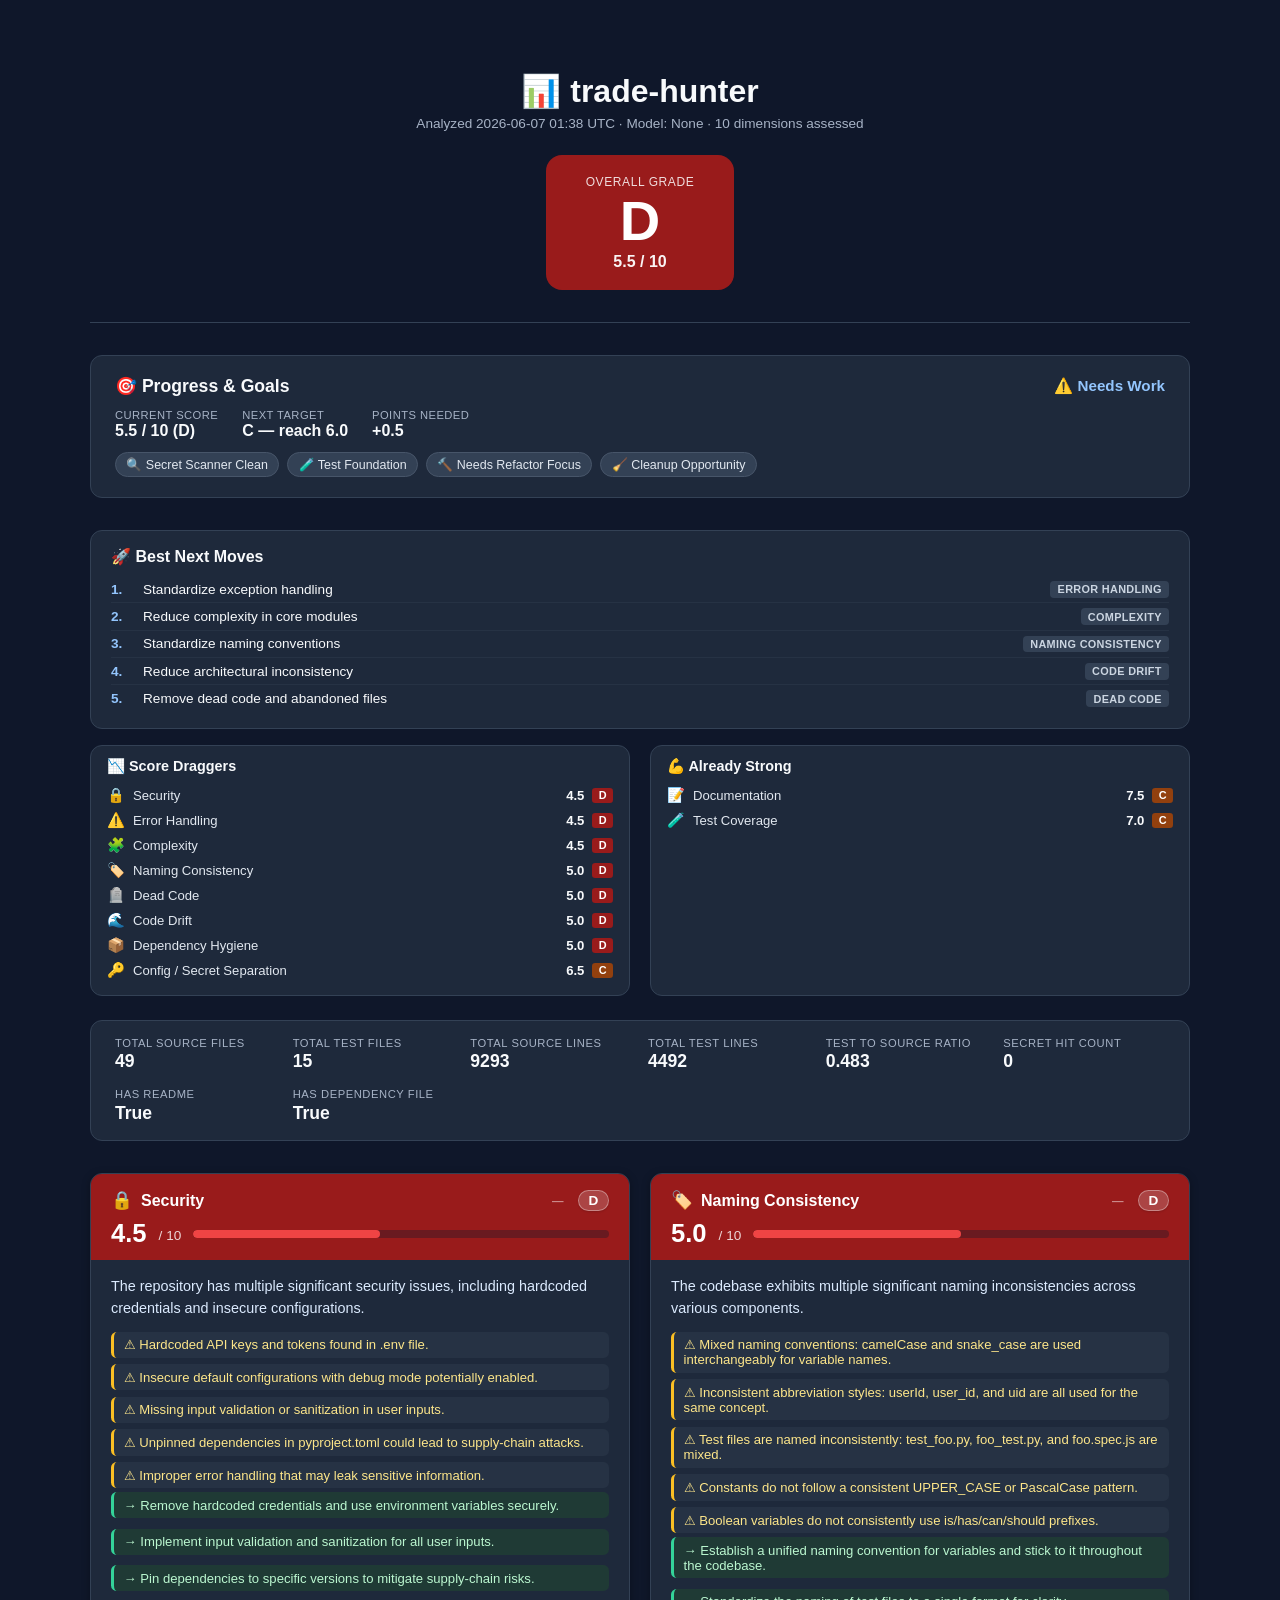
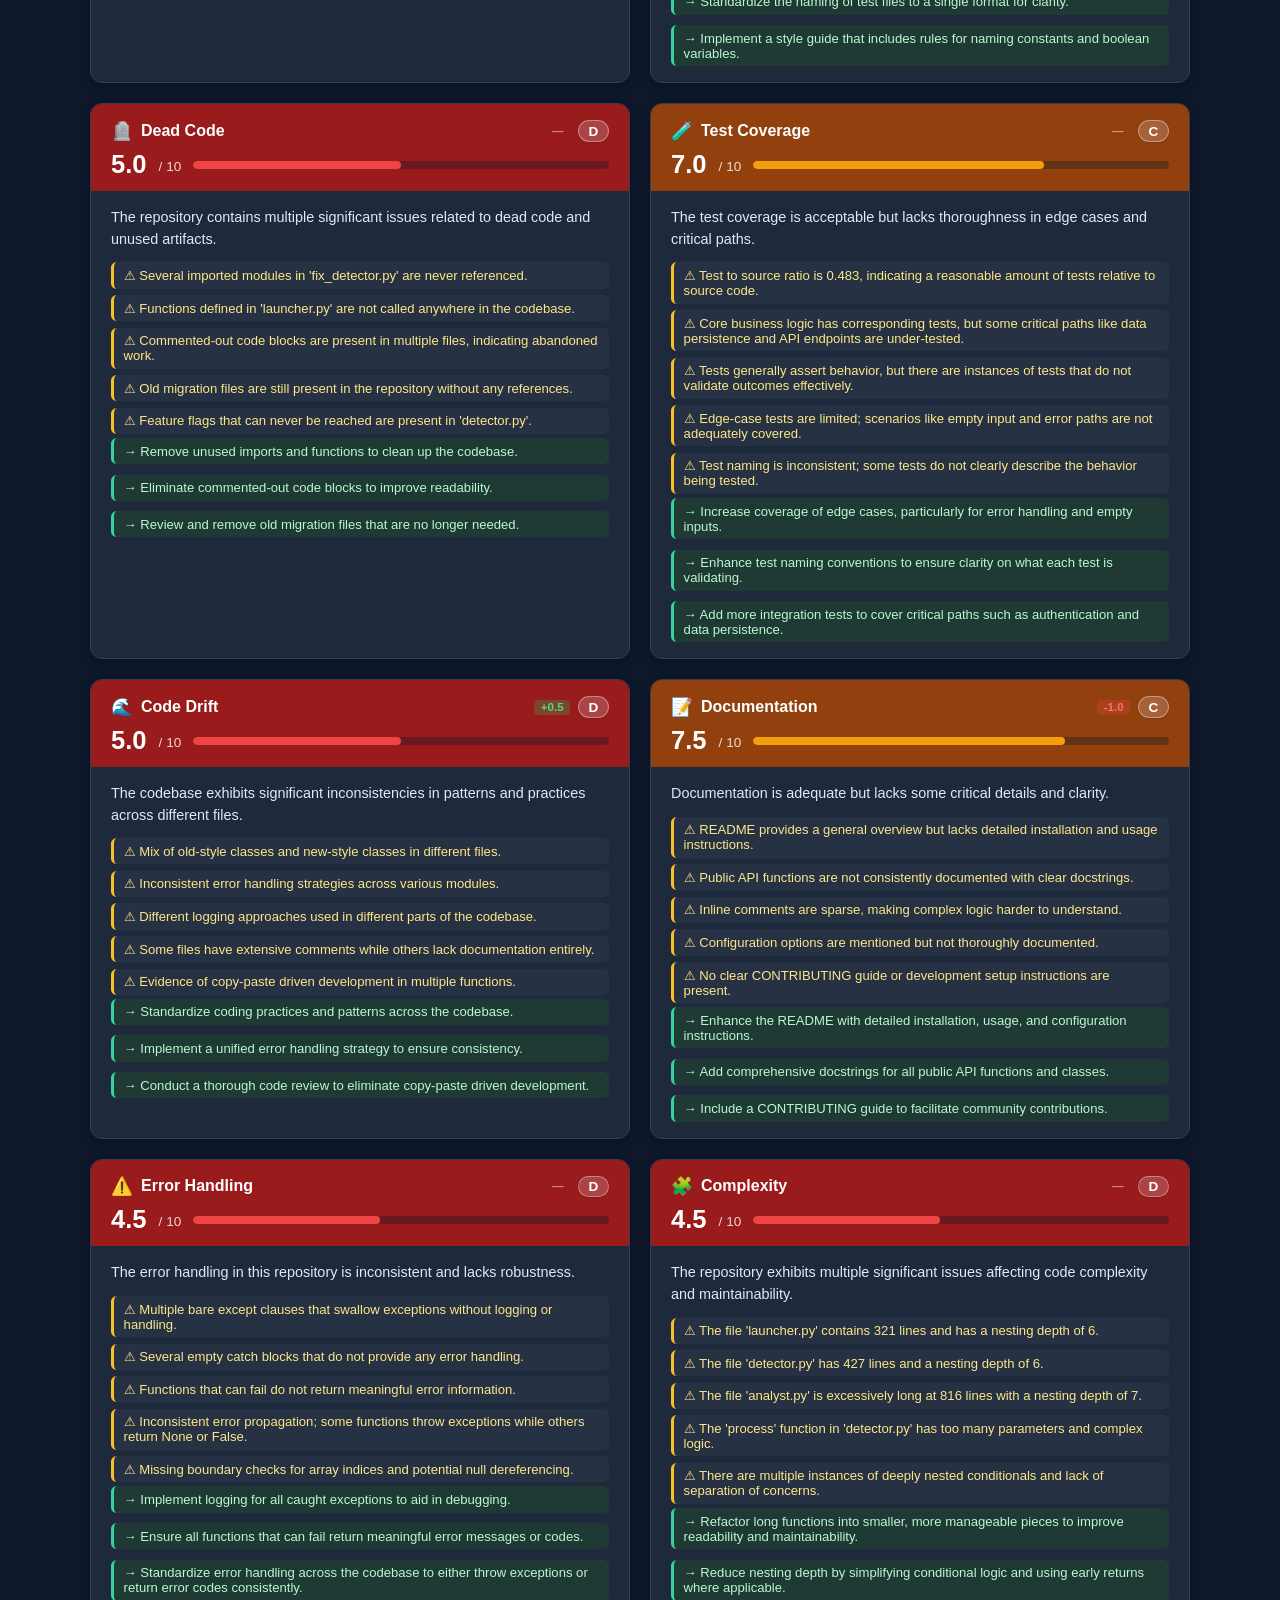
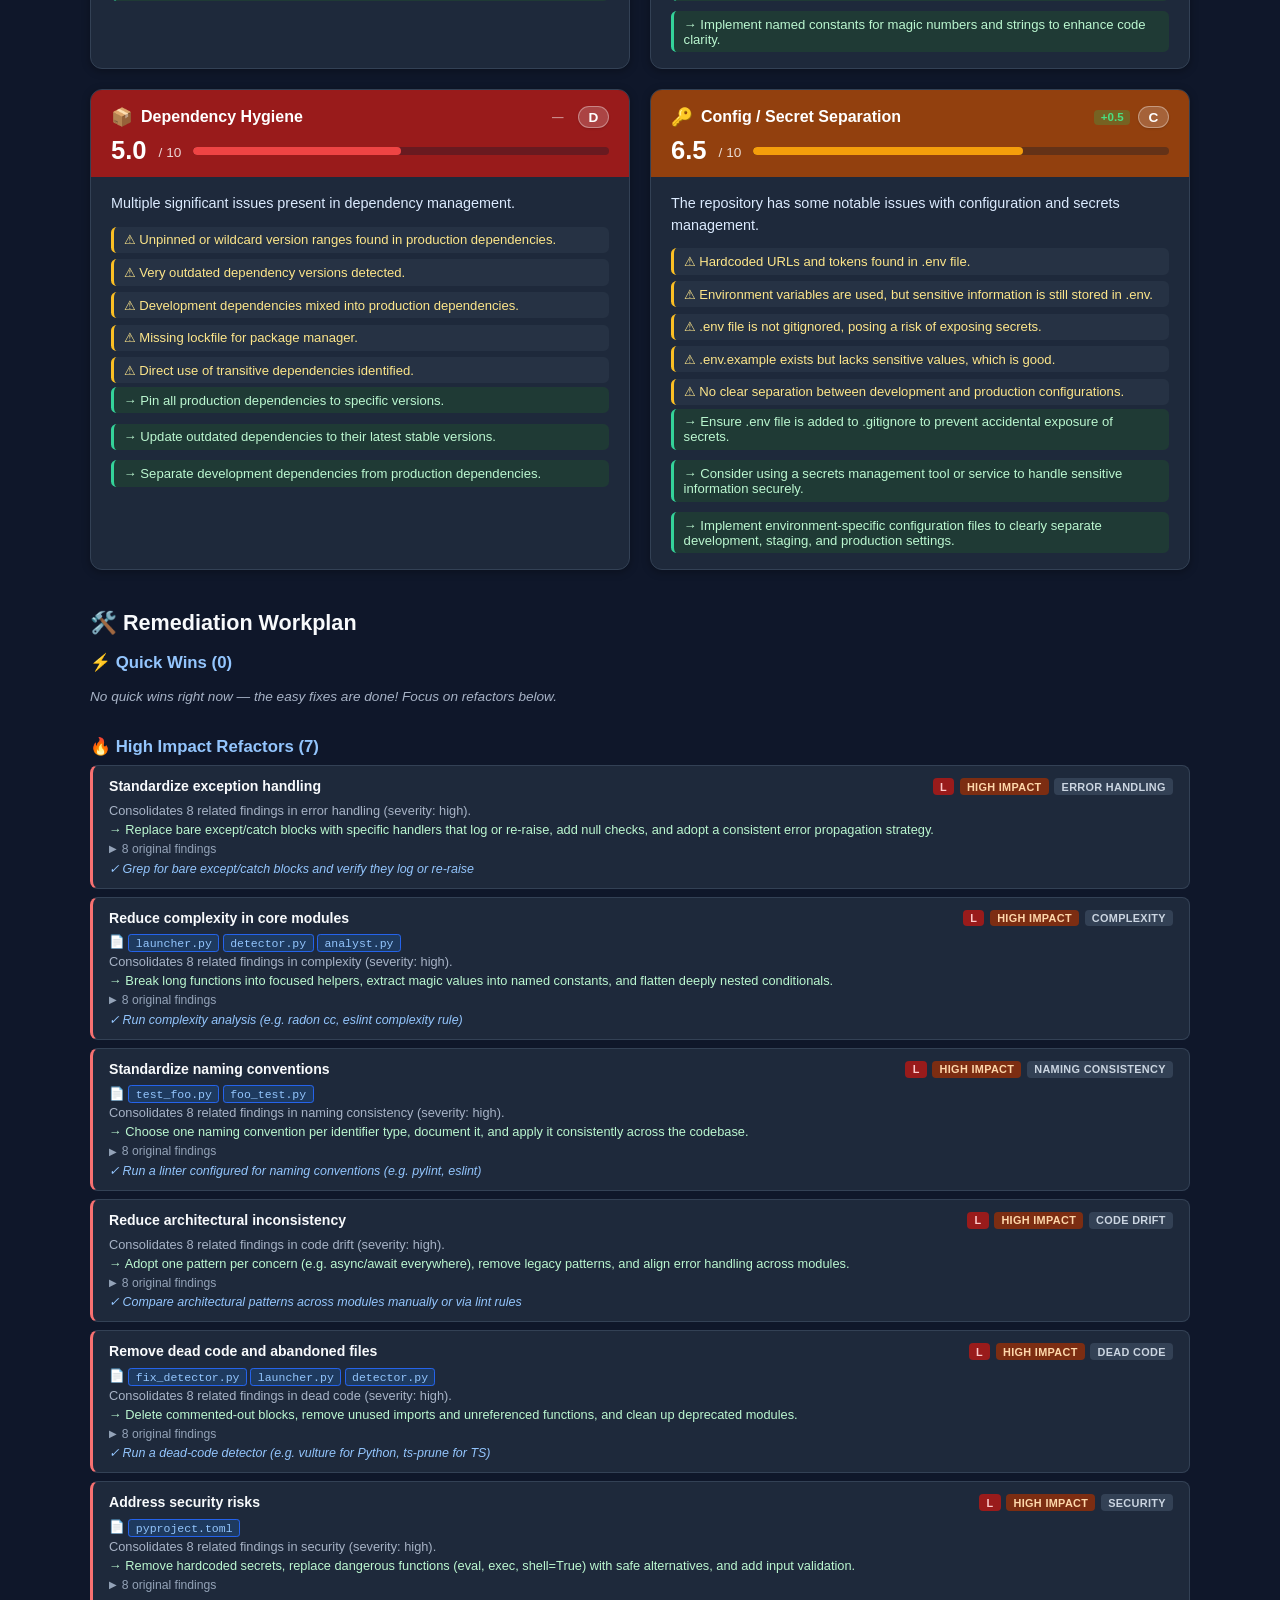
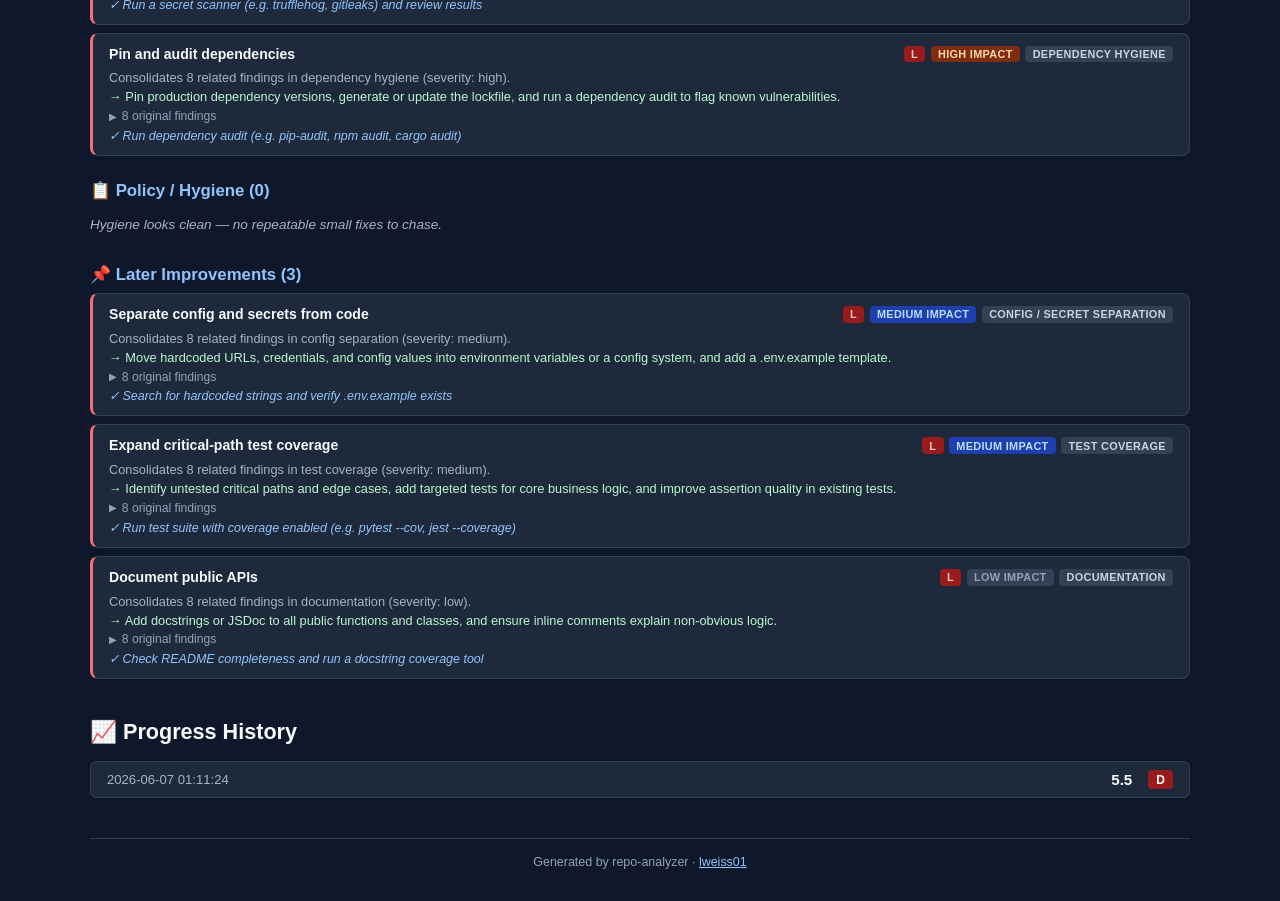
<file: .repo-report/trade-hunter_2026-06-06_21-38-46.html>
<!DOCTYPE html>
<html lang="en">
<head>
  <meta charset="UTF-8"/>
  <meta name="viewport" content="width=device-width, initial-scale=1.0"/>
  <title>Repo Report — trade-hunter</title>
  <style>
    *, *::before, *::after { box-sizing: border-box; margin: 0; padding: 0; }
    body {
      font-family: -apple-system, BlinkMacSystemFont, "Segoe UI", Roboto, sans-serif;
      background: #0f172a;
      color: #f8fafc;
      min-height: 100vh;
      padding: 2rem 1rem;
    }
    a { color: #93c5fd; }
    .container { max-width: 1100px; margin: 0 auto; }

    .hero {
      text-align: center;
      padding: 2.5rem 1rem 2rem;
      border-bottom: 1px solid #334155;
      margin-bottom: 2rem;
    }
    .hero h1 { font-size: 2rem; font-weight: 700; color: #f8fafc; }
    .hero .meta { color: #a7b3c6; font-size: 0.85rem; margin-top: 0.4rem; }

    .overall-badge {
      display: inline-flex; flex-direction: column; align-items: center;
      background: #991b1b;
      color: #ffffff;
      border-radius: 1rem;
      padding: 1.2rem 2.5rem;
      margin: 1.5rem auto 0;
      gap: 0.25rem;
    }
    .overall-grade { font-size: 3.5rem; font-weight: 800; line-height: 1; }
    .overall-score { font-size: 1rem; font-weight: 600; opacity: 0.95; }
    .overall-label { font-size: 0.75rem; opacity: 0.85; text-transform: uppercase; letter-spacing: 0.05em; }

    .stats-bar {
      display: grid;
      grid-template-columns: repeat(auto-fit, minmax(140px, 1fr));
      gap: 1rem;
      background: #1e293b;
      border: 1px solid #334155;
      border-radius: 0.75rem;
      padding: 1rem 1.5rem; margin-bottom: 2rem;
    }
    .stat-item { display: flex; flex-direction: column; gap: 0.15rem; }
    .stat-label { font-size: 0.7rem; text-transform: uppercase; letter-spacing: 0.05em; color: #a7b3c6; }
    .stat-value { font-size: 1.1rem; font-weight: 700; color: #f8fafc; }

    .cards-grid {
      display: grid;
      grid-template-columns: repeat(auto-fill, minmax(480px, 1fr));
      gap: 1.25rem;
    }

    .card {
      background: #1e293b;
      border: 1px solid #334155;
      border-radius: 0.75rem;
      overflow: hidden;
      box-shadow: 0 2px 8px rgba(0,0,0,0.3);
    }
    .card-header { padding: 1rem 1.25rem 0.75rem; }
    .card-title-row {
      display: flex; align-items: center; gap: 0.5rem;
      margin-bottom: 0.5rem;
    }
    .dim-icon { font-size: 1.1rem; }
    .dim-label { font-size: 1rem; font-weight: 600; flex: 1; }
    .score-delta {
      font-size: 0.72rem; font-weight: 700; padding: 0.1rem 0.4rem;
      border-radius: 0.25rem; margin-left: auto;
    }
    .delta-up { background: rgba(34,197,94,0.25); color: #4ade80; }
    .delta-down { background: rgba(239,68,68,0.25); color: #f87171; }
    .delta-flat { color: rgba(255,255,255,0.5); }
    .grade-badge {
      font-size: 0.85rem; font-weight: 800;
      padding: 0.15rem 0.6rem; border-radius: 9999px;
      background: rgba(255,255,255,0.18);
      border: 1px solid rgba(255,255,255,0.35);
      box-shadow: 0 1px 2px rgba(0,0,0,0.15);
    }
    .score-row {
      display: flex; align-items: center; gap: 0.75rem;
    }
    .score-num { font-size: 1.6rem; font-weight: 800; }
    .score-denom { font-size: 0.85rem; color: rgba(255,255,255,0.82); margin-top: 0.2rem; }
    .score-bar-track {
      flex: 1; height: 8px; background: rgba(15,23,42,0.35);
      border-radius: 9999px; overflow: hidden;
    }
    .score-bar-fill { height: 100%; border-radius: 9999px; transition: width 0.3s; }

    .card-body { padding: 1rem 1.25rem; }
    .summary-text { font-size: 0.9rem; color: #dbeafe; margin-bottom: 0.75rem; line-height: 1.5; }

    .finding-list, .rec-list { list-style: none; display: flex; flex-direction: column; gap: 0.4rem; }
    .finding-item {
      font-size: 0.82rem; color: #fde68a; background: #263244;
      padding: 0.35rem 0.6rem; border-radius: 0.35rem; border-left: 3px solid #fbbf24;
    }
    .finding-item.muted { color: #a7b3c6; background: #263244; border-color: #475569; }
    .rec-item {
      font-size: 0.82rem; color: #bbf7d0; background: #1f3a35;
      padding: 0.35rem 0.6rem; border-radius: 0.35rem; border-left: 3px solid #34d399;
      margin-top: 0.25rem;
    }

    .footer {
      text-align: center; color: #94a3b8;
      font-size: 0.78rem; margin-top: 2.5rem; padding-top: 1rem;
      border-top: 1px solid #334155;
    }

    /* --- Progress panel --- */
    .progress-panel {
      background: #1e293b; border: 1px solid #334155; border-radius: 0.75rem;
      padding: 1.25rem 1.5rem; margin-bottom: 2rem;
    }
    .progress-panel-header {
      display: flex; justify-content: space-between; align-items: center;
      margin-bottom: 0.75rem;
    }
    .progress-title { font-size: 1.1rem; font-weight: 700; color: #f8fafc; }
    .progress-level { font-size: 0.95rem; font-weight: 600; color: #93c5fd; }
    .progress-body { display: flex; flex-wrap: wrap; gap: 1.5rem; margin-bottom: 0.75rem; }
    .progress-stat { display: flex; flex-direction: column; gap: 0.1rem; }
    .progress-stat-label { font-size: 0.7rem; text-transform: uppercase; letter-spacing: 0.04em; color: #a7b3c6; }
    .progress-stat-value { font-size: 1rem; font-weight: 600; color: #f8fafc; }
    .badges-row { display: flex; flex-wrap: wrap; gap: 0.5rem; margin-top: 0.5rem; }
    .badge-chip {
      font-size: 0.78rem; padding: 0.25rem 0.65rem; border-radius: 9999px;
      background: #334155; color: #e2e8f0; border: 1px solid #475569;
    }

    /* --- Workplan --- */
    .workplan-section, .history-section { margin-top: 2.5rem; }
    .section-title { font-size: 1.35rem; font-weight: 700; color: #f8fafc; margin-bottom: 1rem; }
    .wp-category { margin-bottom: 1.5rem; }
    .wp-cat-title { font-size: 1.05rem; font-weight: 600; color: #93c5fd; margin-bottom: 0.5rem; }
    .wp-task {
      background: #1e293b; border: 1px solid #334155; border-radius: 0.5rem;
      padding: 0.75rem 1rem; margin-bottom: 0.5rem;
      border-left: 3px solid #475569;
    }
    .wp-task.effort-border-small { border-left-color: #4ade80; }
    .wp-task.effort-border-medium { border-left-color: #fbbf24; }
    .wp-task.effort-border-large { border-left-color: #f87171; }
    .wp-task-header { display: flex; justify-content: space-between; align-items: flex-start; gap: 0.5rem; flex-wrap: wrap; }
    .wp-task-title { font-size: 0.88rem; font-weight: 600; color: #f8fafc; flex: 1; min-width: 200px; }
    .wp-meta-chips { display: flex; gap: 0.35rem; flex-wrap: wrap; }
    .wp-chip {
      font-size: 0.68rem; padding: 0.15rem 0.45rem; border-radius: 0.25rem;
      font-weight: 600; text-transform: uppercase; letter-spacing: 0.03em;
    }
    .effort-small { background: #166534; color: #bbf7d0; }
    .effort-medium { background: #92400e; color: #fde68a; }
    .effort-large { background: #991b1b; color: #fecaca; }
    .impact-low { background: #334155; color: #94a3b8; }
    .impact-medium { background: #1e40af; color: #bfdbfe; }
    .impact-high { background: #7c2d12; color: #fed7aa; }
    .dim-chip { background: #334155; color: #cbd5e1; }
    .wp-task-body { margin-top: 0.5rem; }
    .wp-evidence { font-size: 0.78rem; color: #e2e8f0; margin-bottom: 0.3rem; }
    .wp-file-chip {
      font-family: 'SF Mono', 'Fira Code', 'Consolas', monospace;
      font-size: 0.72rem; padding: 0.1rem 0.4rem; border-radius: 0.2rem;
      background: #1e3a5f; color: #93c5fd; border: 1px solid #2563eb;
      text-decoration: none;
    }
    .wp-file-chip:hover {
      background: #2563eb; color: #fff; border-color: #3b82f6;
    }
    .wp-why { font-size: 0.8rem; color: #a7b3c6; margin-bottom: 0.25rem; }
    .wp-fix { font-size: 0.8rem; color: #bbf7d0; margin-bottom: 0.2rem; }
    .wp-validate { font-size: 0.78rem; color: #93c5fd; font-style: italic; }
    .wp-empty-state {
      font-size: 0.85rem; color: #a7b3c6; font-style: italic;
      padding: 0.5rem 0;
    }
    .wp-sources { margin: 0.3rem 0; }
    .wp-sources-toggle {
      font-size: 0.76rem; color: #94a3b8; cursor: pointer;
      list-style: none; display: flex; align-items: center; gap: 0.3rem;
    }
    .wp-sources-toggle::before { content: '▶'; font-size: 0.6rem; transition: transform 0.15s; }
    details[open] > .wp-sources-toggle::before { transform: rotate(90deg); }
    .wp-sources-list {
      list-style: none; margin-top: 0.3rem;
      display: flex; flex-direction: column; gap: 0.2rem;
    }
    .wp-source-item {
      font-size: 0.76rem; color: #cbd5e1; background: #263244;
      padding: 0.25rem 0.5rem; border-radius: 0.25rem;
      border-left: 2px solid #475569;
    }

    /* --- Next fixes --- */
    .next-fixes-panel {
      background: #1e293b; border: 1px solid #334155; border-radius: 0.75rem;
      padding: 1rem 1.25rem; margin-bottom: 1rem;
    }
    .nf-title { font-size: 1rem; font-weight: 700; color: #f8fafc; margin-bottom: 0.6rem; }
    .nf-row {
      display: flex; align-items: center; gap: 0.5rem;
      padding: 0.3rem 0; border-bottom: 1px solid #263244;
    }
    .nf-row:last-child { border-bottom: none; }
    .nf-num { font-size: 0.85rem; font-weight: 700; color: #93c5fd; min-width: 1.5rem; }
    .nf-text { font-size: 0.85rem; color: #f8fafc; flex: 1; }
    .nf-evidence {
      font-family: 'SF Mono', 'Fira Code', 'Consolas', monospace;
      font-size: 0.72rem; color: #93c5fd; background: #1e3a5f;
      padding: 0.1rem 0.35rem; border-radius: 0.2rem; margin-left: 0.3rem;
    }

    /* --- Dimension breakdown --- */
    .breakdown-panel {
      display: flex; gap: 1.25rem; flex-wrap: wrap; margin-bottom: 1.5rem;
    }
    .bd-col {
      flex: 1; min-width: 280px; background: #1e293b;
      border: 1px solid #334155; border-radius: 0.75rem;
      padding: 0.75rem 1rem;
    }
    .bd-heading { font-size: 0.9rem; font-weight: 600; color: #f8fafc; margin-bottom: 0.5rem; }
    .bd-row { display: flex; align-items: center; gap: 0.5rem; padding: 0.25rem 0; }
    .bd-icon { font-size: 0.9rem; }
    .bd-label { font-size: 0.82rem; color: #e2e8f0; flex: 1; }
    .bd-score { font-size: 0.82rem; font-weight: 700; color: #f8fafc; }
    .bd-grade {
      font-size: 0.68rem; font-weight: 800; padding: 0.1rem 0.4rem;
      border-radius: 0.2rem; color: #fff;
    }

    /* --- History --- */
    .history-list { display: flex; flex-direction: column; gap: 0.35rem; }
    .history-row {
      display: flex; align-items: center; gap: 1rem;
      background: #1e293b; border: 1px solid #334155; border-radius: 0.4rem;
      padding: 0.5rem 1rem;
    }
    .history-date { font-size: 0.82rem; color: #a7b3c6; flex: 1; }
    .history-score { font-size: 0.95rem; font-weight: 700; color: #f8fafc; }
    .history-grade {
      font-size: 0.75rem; font-weight: 800; padding: 0.15rem 0.5rem;
      border-radius: 0.25rem; color: #fff;
    }
  </style>
</head>
<body>
  <div class="container">
    <div class="hero">
      <h1>📊 trade-hunter</h1>
      <div class="meta">Analyzed 2026-06-07 01:38 UTC · Model: None · 10 dimensions assessed</div>
      <div class="overall-badge">
        <span class="overall-label">Overall Grade</span>
        <span class="overall-grade">D</span>
        <span class="overall-score">5.5 / 10</span>
      </div>
    </div>

    
    <div class="progress-panel">
      <div class="progress-panel-header">
        <span class="progress-title">🎯 Progress &amp; Goals</span>
        <span class="progress-level">⚠️ Needs Work</span>
      </div>
      <div class="progress-body">
        <div class="progress-stat">
          <span class="progress-stat-label">Current Score</span>
          <span class="progress-stat-value">5.5 / 10 (D)</span>
        </div>
        <div class="progress-stat">
          <span class="progress-stat-label">Next Target</span>
          <span class="progress-stat-value">C — reach 6.0</span>
        </div>
        <div class="progress-stat">
          <span class="progress-stat-label">Points Needed</span>
          <span class="progress-stat-value">+0.5</span>
        </div>
      </div>
      <div class="badges-row"><span class="badge-chip" title="Static scanner found no secrets, but AI review flagged potential issues">🔍 Secret Scanner Clean</span><span class="badge-chip" title="Test coverage scored 7.0/10">🧪 Test Foundation</span><span class="badge-chip" title="Complexity scored 4.5/10 — room to simplify">🔨 Needs Refactor Focus</span><span class="badge-chip" title="Dead code scored 5.0/10 — trim the unused">🧹 Cleanup Opportunity</span></div>
    </div>
    
    <div class="next-fixes-panel">
      <h3 class="nf-title">🚀 Best Next Moves</h3>
      
        <div class="nf-row">
          <span class="nf-num">1.</span>
          <span class="nf-text">Standardize exception handling</span>
          <span class="wp-chip dim-chip">Error Handling</span>
        </div>
        <div class="nf-row">
          <span class="nf-num">2.</span>
          <span class="nf-text">Reduce complexity in core modules</span>
          <span class="wp-chip dim-chip">Complexity</span>
        </div>
        <div class="nf-row">
          <span class="nf-num">3.</span>
          <span class="nf-text">Standardize naming conventions</span>
          <span class="wp-chip dim-chip">Naming Consistency</span>
        </div>
        <div class="nf-row">
          <span class="nf-num">4.</span>
          <span class="nf-text">Reduce architectural inconsistency</span>
          <span class="wp-chip dim-chip">Code Drift</span>
        </div>
        <div class="nf-row">
          <span class="nf-num">5.</span>
          <span class="nf-text">Remove dead code and abandoned files</span>
          <span class="wp-chip dim-chip">Dead Code</span>
        </div>
    </div>
    
    <div class="breakdown-panel">
      
        <div class="bd-col">
          <h4 class="bd-heading">📉 Score Draggers</h4>
          
        <div class="bd-row">
          <span class="bd-icon">🔒</span>
          <span class="bd-label">Security</span>
          <span class="bd-score">4.5</span>
          <span class="bd-grade" style="background:#991b1b;">D</span>
        </div>
        <div class="bd-row">
          <span class="bd-icon">⚠️</span>
          <span class="bd-label">Error Handling</span>
          <span class="bd-score">4.5</span>
          <span class="bd-grade" style="background:#991b1b;">D</span>
        </div>
        <div class="bd-row">
          <span class="bd-icon">🧩</span>
          <span class="bd-label">Complexity</span>
          <span class="bd-score">4.5</span>
          <span class="bd-grade" style="background:#991b1b;">D</span>
        </div>
        <div class="bd-row">
          <span class="bd-icon">🏷️</span>
          <span class="bd-label">Naming Consistency</span>
          <span class="bd-score">5.0</span>
          <span class="bd-grade" style="background:#991b1b;">D</span>
        </div>
        <div class="bd-row">
          <span class="bd-icon">🪦</span>
          <span class="bd-label">Dead Code</span>
          <span class="bd-score">5.0</span>
          <span class="bd-grade" style="background:#991b1b;">D</span>
        </div>
        <div class="bd-row">
          <span class="bd-icon">🌊</span>
          <span class="bd-label">Code Drift</span>
          <span class="bd-score">5.0</span>
          <span class="bd-grade" style="background:#991b1b;">D</span>
        </div>
        <div class="bd-row">
          <span class="bd-icon">📦</span>
          <span class="bd-label">Dependency Hygiene</span>
          <span class="bd-score">5.0</span>
          <span class="bd-grade" style="background:#991b1b;">D</span>
        </div>
        <div class="bd-row">
          <span class="bd-icon">🔑</span>
          <span class="bd-label">Config / Secret Separation</span>
          <span class="bd-score">6.5</span>
          <span class="bd-grade" style="background:#92400e;">C</span>
        </div>
        </div>
        <div class="bd-col">
          <h4 class="bd-heading">💪 Already Strong</h4>
          
        <div class="bd-row">
          <span class="bd-icon">📝</span>
          <span class="bd-label">Documentation</span>
          <span class="bd-score">7.5</span>
          <span class="bd-grade" style="background:#92400e;">C</span>
        </div>
        <div class="bd-row">
          <span class="bd-icon">🧪</span>
          <span class="bd-label">Test Coverage</span>
          <span class="bd-score">7.0</span>
          <span class="bd-grade" style="background:#92400e;">C</span>
        </div>
        </div>
    </div>

    <div class="stats-bar">
      <div class="stat-item"><span class="stat-label">Total Source Files</span><span class="stat-value">49</span></div><div class="stat-item"><span class="stat-label">Total Test Files</span><span class="stat-value">15</span></div><div class="stat-item"><span class="stat-label">Total Source Lines</span><span class="stat-value">9293</span></div><div class="stat-item"><span class="stat-label">Total Test Lines</span><span class="stat-value">4492</span></div><div class="stat-item"><span class="stat-label">Test To Source Ratio</span><span class="stat-value">0.483</span></div><div class="stat-item"><span class="stat-label">Secret Hit Count</span><span class="stat-value">0</span></div><div class="stat-item"><span class="stat-label">Has Readme</span><span class="stat-value">True</span></div><div class="stat-item"><span class="stat-label">Has Dependency File</span><span class="stat-value">True</span></div>
    </div>

    <div class="cards-grid">
      
        <div class="card">
          <div class="card-header" style="background:#991b1b; color:#ffffff;">
            <div class="card-title-row">
              <span class="dim-icon">🔒</span>
              <span class="dim-label">Security</span>
              <span class="score-delta delta-flat">—</span>
              <span class="grade-badge" style="color:#ffffff;">D</span>
            </div>
            <div class="score-row">
              <span class="score-num" style="color:#ffffff;">4.5</span>
              <span class="score-denom"> / 10</span>
              
      <div class="score-bar-track">
        <div class="score-bar-fill" style="width:45%; background:#ef4444;"></div>
      </div>
            </div>
          </div>
          <div class="card-body">
            <p class="summary-text">The repository has multiple significant security issues, including hardcoded credentials and insecure configurations.</p>
            <ul class='finding-list'><li class="finding-item">⚠ Hardcoded API keys and tokens found in .env file.</li><li class="finding-item">⚠ Insecure default configurations with debug mode potentially enabled.</li><li class="finding-item">⚠ Missing input validation or sanitization in user inputs.</li><li class="finding-item">⚠ Unpinned dependencies in pyproject.toml could lead to supply-chain attacks.</li><li class="finding-item">⚠ Improper error handling that may leak sensitive information.</li></ul>
            <ul class='rec-list'><li class="rec-item">→ Remove hardcoded credentials and use environment variables securely.</li><li class="rec-item">→ Implement input validation and sanitization for all user inputs.</li><li class="rec-item">→ Pin dependencies to specific versions to mitigate supply-chain risks.</li></ul>
          </div>
        </div>
        <div class="card">
          <div class="card-header" style="background:#991b1b; color:#ffffff;">
            <div class="card-title-row">
              <span class="dim-icon">🏷️</span>
              <span class="dim-label">Naming Consistency</span>
              <span class="score-delta delta-flat">—</span>
              <span class="grade-badge" style="color:#ffffff;">D</span>
            </div>
            <div class="score-row">
              <span class="score-num" style="color:#ffffff;">5.0</span>
              <span class="score-denom"> / 10</span>
              
      <div class="score-bar-track">
        <div class="score-bar-fill" style="width:50%; background:#ef4444;"></div>
      </div>
            </div>
          </div>
          <div class="card-body">
            <p class="summary-text">The codebase exhibits multiple significant naming inconsistencies across various components.</p>
            <ul class='finding-list'><li class="finding-item">⚠ Mixed naming conventions: camelCase and snake_case are used interchangeably for variable names.</li><li class="finding-item">⚠ Inconsistent abbreviation styles: userId, user_id, and uid are all used for the same concept.</li><li class="finding-item">⚠ Test files are named inconsistently: test_foo.py, foo_test.py, and foo.spec.js are mixed.</li><li class="finding-item">⚠ Constants do not follow a consistent UPPER_CASE or PascalCase pattern.</li><li class="finding-item">⚠ Boolean variables do not consistently use is/has/can/should prefixes.</li></ul>
            <ul class='rec-list'><li class="rec-item">→ Establish a unified naming convention for variables and stick to it throughout the codebase.</li><li class="rec-item">→ Standardize the naming of test files to a single format for clarity.</li><li class="rec-item">→ Implement a style guide that includes rules for naming constants and boolean variables.</li></ul>
          </div>
        </div>
        <div class="card">
          <div class="card-header" style="background:#991b1b; color:#ffffff;">
            <div class="card-title-row">
              <span class="dim-icon">🪦</span>
              <span class="dim-label">Dead Code</span>
              <span class="score-delta delta-flat">—</span>
              <span class="grade-badge" style="color:#ffffff;">D</span>
            </div>
            <div class="score-row">
              <span class="score-num" style="color:#ffffff;">5.0</span>
              <span class="score-denom"> / 10</span>
              
      <div class="score-bar-track">
        <div class="score-bar-fill" style="width:50%; background:#ef4444;"></div>
      </div>
            </div>
          </div>
          <div class="card-body">
            <p class="summary-text">The repository contains multiple significant issues related to dead code and unused artifacts.</p>
            <ul class='finding-list'><li class="finding-item">⚠ Several imported modules in 'fix_detector.py' are never referenced.</li><li class="finding-item">⚠ Functions defined in 'launcher.py' are not called anywhere in the codebase.</li><li class="finding-item">⚠ Commented-out code blocks are present in multiple files, indicating abandoned work.</li><li class="finding-item">⚠ Old migration files are still present in the repository without any references.</li><li class="finding-item">⚠ Feature flags that can never be reached are present in 'detector.py'.</li></ul>
            <ul class='rec-list'><li class="rec-item">→ Remove unused imports and functions to clean up the codebase.</li><li class="rec-item">→ Eliminate commented-out code blocks to improve readability.</li><li class="rec-item">→ Review and remove old migration files that are no longer needed.</li></ul>
          </div>
        </div>
        <div class="card">
          <div class="card-header" style="background:#92400e; color:#ffffff;">
            <div class="card-title-row">
              <span class="dim-icon">🧪</span>
              <span class="dim-label">Test Coverage</span>
              <span class="score-delta delta-flat">—</span>
              <span class="grade-badge" style="color:#ffffff;">C</span>
            </div>
            <div class="score-row">
              <span class="score-num" style="color:#ffffff;">7.0</span>
              <span class="score-denom"> / 10</span>
              
      <div class="score-bar-track">
        <div class="score-bar-fill" style="width:70%; background:#f59e0b;"></div>
      </div>
            </div>
          </div>
          <div class="card-body">
            <p class="summary-text">The test coverage is acceptable but lacks thoroughness in edge cases and critical paths.</p>
            <ul class='finding-list'><li class="finding-item">⚠ Test to source ratio is 0.483, indicating a reasonable amount of tests relative to source code.</li><li class="finding-item">⚠ Core business logic has corresponding tests, but some critical paths like data persistence and API endpoints are under-tested.</li><li class="finding-item">⚠ Tests generally assert behavior, but there are instances of tests that do not validate outcomes effectively.</li><li class="finding-item">⚠ Edge-case tests are limited; scenarios like empty input and error paths are not adequately covered.</li><li class="finding-item">⚠ Test naming is inconsistent; some tests do not clearly describe the behavior being tested.</li></ul>
            <ul class='rec-list'><li class="rec-item">→ Increase coverage of edge cases, particularly for error handling and empty inputs.</li><li class="rec-item">→ Enhance test naming conventions to ensure clarity on what each test is validating.</li><li class="rec-item">→ Add more integration tests to cover critical paths such as authentication and data persistence.</li></ul>
          </div>
        </div>
        <div class="card">
          <div class="card-header" style="background:#991b1b; color:#ffffff;">
            <div class="card-title-row">
              <span class="dim-icon">🌊</span>
              <span class="dim-label">Code Drift</span>
              <span class="score-delta delta-up">+0.5</span>
              <span class="grade-badge" style="color:#ffffff;">D</span>
            </div>
            <div class="score-row">
              <span class="score-num" style="color:#ffffff;">5.0</span>
              <span class="score-denom"> / 10</span>
              
      <div class="score-bar-track">
        <div class="score-bar-fill" style="width:50%; background:#ef4444;"></div>
      </div>
            </div>
          </div>
          <div class="card-body">
            <p class="summary-text">The codebase exhibits significant inconsistencies in patterns and practices across different files.</p>
            <ul class='finding-list'><li class="finding-item">⚠ Mix of old-style classes and new-style classes in different files.</li><li class="finding-item">⚠ Inconsistent error handling strategies across various modules.</li><li class="finding-item">⚠ Different logging approaches used in different parts of the codebase.</li><li class="finding-item">⚠ Some files have extensive comments while others lack documentation entirely.</li><li class="finding-item">⚠ Evidence of copy-paste driven development in multiple functions.</li></ul>
            <ul class='rec-list'><li class="rec-item">→ Standardize coding practices and patterns across the codebase.</li><li class="rec-item">→ Implement a unified error handling strategy to ensure consistency.</li><li class="rec-item">→ Conduct a thorough code review to eliminate copy-paste driven development.</li></ul>
          </div>
        </div>
        <div class="card">
          <div class="card-header" style="background:#92400e; color:#ffffff;">
            <div class="card-title-row">
              <span class="dim-icon">📝</span>
              <span class="dim-label">Documentation</span>
              <span class="score-delta delta-down">-1.0</span>
              <span class="grade-badge" style="color:#ffffff;">C</span>
            </div>
            <div class="score-row">
              <span class="score-num" style="color:#ffffff;">7.5</span>
              <span class="score-denom"> / 10</span>
              
      <div class="score-bar-track">
        <div class="score-bar-fill" style="width:75%; background:#f59e0b;"></div>
      </div>
            </div>
          </div>
          <div class="card-body">
            <p class="summary-text">Documentation is adequate but lacks some critical details and clarity.</p>
            <ul class='finding-list'><li class="finding-item">⚠ README provides a general overview but lacks detailed installation and usage instructions.</li><li class="finding-item">⚠ Public API functions are not consistently documented with clear docstrings.</li><li class="finding-item">⚠ Inline comments are sparse, making complex logic harder to understand.</li><li class="finding-item">⚠ Configuration options are mentioned but not thoroughly documented.</li><li class="finding-item">⚠ No clear CONTRIBUTING guide or development setup instructions are present.</li></ul>
            <ul class='rec-list'><li class="rec-item">→ Enhance the README with detailed installation, usage, and configuration instructions.</li><li class="rec-item">→ Add comprehensive docstrings for all public API functions and classes.</li><li class="rec-item">→ Include a CONTRIBUTING guide to facilitate community contributions.</li></ul>
          </div>
        </div>
        <div class="card">
          <div class="card-header" style="background:#991b1b; color:#ffffff;">
            <div class="card-title-row">
              <span class="dim-icon">⚠️</span>
              <span class="dim-label">Error Handling</span>
              <span class="score-delta delta-flat">—</span>
              <span class="grade-badge" style="color:#ffffff;">D</span>
            </div>
            <div class="score-row">
              <span class="score-num" style="color:#ffffff;">4.5</span>
              <span class="score-denom"> / 10</span>
              
      <div class="score-bar-track">
        <div class="score-bar-fill" style="width:45%; background:#ef4444;"></div>
      </div>
            </div>
          </div>
          <div class="card-body">
            <p class="summary-text">The error handling in this repository is inconsistent and lacks robustness.</p>
            <ul class='finding-list'><li class="finding-item">⚠ Multiple bare except clauses that swallow exceptions without logging or handling.</li><li class="finding-item">⚠ Several empty catch blocks that do not provide any error handling.</li><li class="finding-item">⚠ Functions that can fail do not return meaningful error information.</li><li class="finding-item">⚠ Inconsistent error propagation; some functions throw exceptions while others return None or False.</li><li class="finding-item">⚠ Missing boundary checks for array indices and potential null dereferencing.</li></ul>
            <ul class='rec-list'><li class="rec-item">→ Implement logging for all caught exceptions to aid in debugging.</li><li class="rec-item">→ Ensure all functions that can fail return meaningful error messages or codes.</li><li class="rec-item">→ Standardize error handling across the codebase to either throw exceptions or return error codes consistently.</li></ul>
          </div>
        </div>
        <div class="card">
          <div class="card-header" style="background:#991b1b; color:#ffffff;">
            <div class="card-title-row">
              <span class="dim-icon">🧩</span>
              <span class="dim-label">Complexity</span>
              <span class="score-delta delta-flat">—</span>
              <span class="grade-badge" style="color:#ffffff;">D</span>
            </div>
            <div class="score-row">
              <span class="score-num" style="color:#ffffff;">4.5</span>
              <span class="score-denom"> / 10</span>
              
      <div class="score-bar-track">
        <div class="score-bar-fill" style="width:45%; background:#ef4444;"></div>
      </div>
            </div>
          </div>
          <div class="card-body">
            <p class="summary-text">The repository exhibits multiple significant issues affecting code complexity and maintainability.</p>
            <ul class='finding-list'><li class="finding-item">⚠ The file 'launcher.py' contains 321 lines and has a nesting depth of 6.</li><li class="finding-item">⚠ The file 'detector.py' has 427 lines and a nesting depth of 6.</li><li class="finding-item">⚠ The file 'analyst.py' is excessively long at 816 lines with a nesting depth of 7.</li><li class="finding-item">⚠ The 'process' function in 'detector.py' has too many parameters and complex logic.</li><li class="finding-item">⚠ There are multiple instances of deeply nested conditionals and lack of separation of concerns.</li></ul>
            <ul class='rec-list'><li class="rec-item">→ Refactor long functions into smaller, more manageable pieces to improve readability and maintainability.</li><li class="rec-item">→ Reduce nesting depth by simplifying conditional logic and using early returns where applicable.</li><li class="rec-item">→ Implement named constants for magic numbers and strings to enhance code clarity.</li></ul>
          </div>
        </div>
        <div class="card">
          <div class="card-header" style="background:#991b1b; color:#ffffff;">
            <div class="card-title-row">
              <span class="dim-icon">📦</span>
              <span class="dim-label">Dependency Hygiene</span>
              <span class="score-delta delta-flat">—</span>
              <span class="grade-badge" style="color:#ffffff;">D</span>
            </div>
            <div class="score-row">
              <span class="score-num" style="color:#ffffff;">5.0</span>
              <span class="score-denom"> / 10</span>
              
      <div class="score-bar-track">
        <div class="score-bar-fill" style="width:50%; background:#ef4444;"></div>
      </div>
            </div>
          </div>
          <div class="card-body">
            <p class="summary-text">Multiple significant issues present in dependency management.</p>
            <ul class='finding-list'><li class="finding-item">⚠ Unpinned or wildcard version ranges found in production dependencies.</li><li class="finding-item">⚠ Very outdated dependency versions detected.</li><li class="finding-item">⚠ Development dependencies mixed into production dependencies.</li><li class="finding-item">⚠ Missing lockfile for package manager.</li><li class="finding-item">⚠ Direct use of transitive dependencies identified.</li></ul>
            <ul class='rec-list'><li class="rec-item">→ Pin all production dependencies to specific versions.</li><li class="rec-item">→ Update outdated dependencies to their latest stable versions.</li><li class="rec-item">→ Separate development dependencies from production dependencies.</li></ul>
          </div>
        </div>
        <div class="card">
          <div class="card-header" style="background:#92400e; color:#ffffff;">
            <div class="card-title-row">
              <span class="dim-icon">🔑</span>
              <span class="dim-label">Config / Secret Separation</span>
              <span class="score-delta delta-up">+0.5</span>
              <span class="grade-badge" style="color:#ffffff;">C</span>
            </div>
            <div class="score-row">
              <span class="score-num" style="color:#ffffff;">6.5</span>
              <span class="score-denom"> / 10</span>
              
      <div class="score-bar-track">
        <div class="score-bar-fill" style="width:65%; background:#f59e0b;"></div>
      </div>
            </div>
          </div>
          <div class="card-body">
            <p class="summary-text">The repository has some notable issues with configuration and secrets management.</p>
            <ul class='finding-list'><li class="finding-item">⚠ Hardcoded URLs and tokens found in .env file.</li><li class="finding-item">⚠ Environment variables are used, but sensitive information is still stored in .env.</li><li class="finding-item">⚠ .env file is not gitignored, posing a risk of exposing secrets.</li><li class="finding-item">⚠ .env.example exists but lacks sensitive values, which is good.</li><li class="finding-item">⚠ No clear separation between development and production configurations.</li></ul>
            <ul class='rec-list'><li class="rec-item">→ Ensure .env file is added to .gitignore to prevent accidental exposure of secrets.</li><li class="rec-item">→ Consider using a secrets management tool or service to handle sensitive information securely.</li><li class="rec-item">→ Implement environment-specific configuration files to clearly separate development, staging, and production settings.</li></ul>
          </div>
        </div>
    </div>

    
    <div class="workplan-section">
      <h2 class="section-title">🛠️ Remediation Workplan</h2>
      
        <div class="wp-category">
          <h3 class="wp-cat-title">⚡ Quick Wins (0)</h3>
          <p class="wp-empty-state">No quick wins right now — the easy fixes are done! Focus on refactors below.</p>
        </div>
        <div class="wp-category">
          <h3 class="wp-cat-title">🔥 High Impact Refactors (7)</h3>
          
            <div class="wp-task effort-border-large">
              <div class="wp-task-header">
                <span class="wp-task-title">Standardize exception handling</span>
                <span class="wp-meta-chips">
                  <span class="wp-chip effort-large">L</span>
                  <span class="wp-chip impact-high">high impact</span>
                  <span class="wp-chip dim-chip">Error Handling</span>
                </span>
              </div>
              <div class="wp-task-body">
                
                <p class="wp-why">Consolidates 8 related findings in error handling (severity: high).</p>
                <p class="wp-fix">→ Replace bare except/catch blocks with specific handlers that log or re-raise, add null checks, and adopt a consistent error propagation strategy.</p>
                <details class="wp-sources"><summary class="wp-sources-toggle">8 original findings</summary><ul class="wp-sources-list"><li class="wp-source-item">Multiple bare except clauses that swallow exceptions without logging or handling.</li><li class="wp-source-item">Several empty catch blocks that do not provide any error handling.</li><li class="wp-source-item">Inconsistent error propagation; some functions throw exceptions while others return None or False.</li><li class="wp-source-item">Functions that can fail do not return meaningful error information.</li><li class="wp-source-item">Missing boundary checks for array indices and potential null dereferencing.</li><li class="wp-source-item">Implement logging for all caught exceptions to aid in debugging.</li><li class="wp-source-item">Ensure all functions that can fail return meaningful error messages or codes.</li><li class="wp-source-item">Standardize error handling across the codebase to either throw exceptions or return error codes consistently.</li></ul></details>
                <p class="wp-validate">✓ Grep for bare except/catch blocks and verify they log or re-raise</p>
              </div>
            </div>
            <div class="wp-task effort-border-large">
              <div class="wp-task-header">
                <span class="wp-task-title">Reduce complexity in core modules</span>
                <span class="wp-meta-chips">
                  <span class="wp-chip effort-large">L</span>
                  <span class="wp-chip impact-high">high impact</span>
                  <span class="wp-chip dim-chip">Complexity</span>
                </span>
              </div>
              <div class="wp-task-body">
                <p class="wp-evidence">📄 <a class="wp-file-chip" href="vscode://file/D:/Projects/active/trade-hunter/launcher.py" title="Open in VS Code">launcher.py</a> <a class="wp-file-chip" href="vscode://file/D:/Projects/active/trade-hunter/detector.py" title="Open in VS Code">detector.py</a> <a class="wp-file-chip" href="vscode://file/D:/Projects/active/trade-hunter/analyst.py" title="Open in VS Code">analyst.py</a></p>
                <p class="wp-why">Consolidates 8 related findings in complexity (severity: high).</p>
                <p class="wp-fix">→ Break long functions into focused helpers, extract magic values into named constants, and flatten deeply nested conditionals.</p>
                <details class="wp-sources"><summary class="wp-sources-toggle">8 original findings</summary><ul class="wp-sources-list"><li class="wp-source-item">The file 'launcher.py' contains 321 lines and has a nesting depth of 6.</li><li class="wp-source-item">The file 'detector.py' has 427 lines and a nesting depth of 6.</li><li class="wp-source-item">The file 'analyst.py' is excessively long at 816 lines with a nesting depth of 7.</li><li class="wp-source-item">The 'process' function in 'detector.py' has too many parameters and complex logic.</li><li class="wp-source-item">There are multiple instances of deeply nested conditionals and lack of separation of concerns.</li><li class="wp-source-item">Refactor long functions into smaller, more manageable pieces to improve readability and maintainability.</li><li class="wp-source-item">Reduce nesting depth by simplifying conditional logic and using early returns where applicable.</li><li class="wp-source-item">Implement named constants for magic numbers and strings to enhance code clarity.</li></ul></details>
                <p class="wp-validate">✓ Run complexity analysis (e.g. radon cc, eslint complexity rule)</p>
              </div>
            </div>
            <div class="wp-task effort-border-large">
              <div class="wp-task-header">
                <span class="wp-task-title">Standardize naming conventions</span>
                <span class="wp-meta-chips">
                  <span class="wp-chip effort-large">L</span>
                  <span class="wp-chip impact-high">high impact</span>
                  <span class="wp-chip dim-chip">Naming Consistency</span>
                </span>
              </div>
              <div class="wp-task-body">
                <p class="wp-evidence">📄 <a class="wp-file-chip" href="vscode://file/D:/Projects/active/trade-hunter/test_foo.py" title="Open in VS Code">test_foo.py</a> <a class="wp-file-chip" href="vscode://file/D:/Projects/active/trade-hunter/foo_test.py" title="Open in VS Code">foo_test.py</a></p>
                <p class="wp-why">Consolidates 8 related findings in naming consistency (severity: high).</p>
                <p class="wp-fix">→ Choose one naming convention per identifier type, document it, and apply it consistently across the codebase.</p>
                <details class="wp-sources"><summary class="wp-sources-toggle">8 original findings</summary><ul class="wp-sources-list"><li class="wp-source-item">Mixed naming conventions: camelCase and snake_case are used interchangeably for variable names.</li><li class="wp-source-item">Inconsistent abbreviation styles: userId, user_id, and uid are all used for the same concept.</li><li class="wp-source-item">Test files are named inconsistently: test_foo.py, foo_test.py, and foo.spec.js are mixed.</li><li class="wp-source-item">Constants do not follow a consistent UPPER_CASE or PascalCase pattern.</li><li class="wp-source-item">Boolean variables do not consistently use is/has/can/should prefixes.</li><li class="wp-source-item">Establish a unified naming convention for variables and stick to it throughout the codebase.</li><li class="wp-source-item">Standardize the naming of test files to a single format for clarity.</li><li class="wp-source-item">Implement a style guide that includes rules for naming constants and boolean variables.</li></ul></details>
                <p class="wp-validate">✓ Run a linter configured for naming conventions (e.g. pylint, eslint)</p>
              </div>
            </div>
            <div class="wp-task effort-border-large">
              <div class="wp-task-header">
                <span class="wp-task-title">Reduce architectural inconsistency</span>
                <span class="wp-meta-chips">
                  <span class="wp-chip effort-large">L</span>
                  <span class="wp-chip impact-high">high impact</span>
                  <span class="wp-chip dim-chip">Code Drift</span>
                </span>
              </div>
              <div class="wp-task-body">
                
                <p class="wp-why">Consolidates 8 related findings in code drift (severity: high).</p>
                <p class="wp-fix">→ Adopt one pattern per concern (e.g. async/await everywhere), remove legacy patterns, and align error handling across modules.</p>
                <details class="wp-sources"><summary class="wp-sources-toggle">8 original findings</summary><ul class="wp-sources-list"><li class="wp-source-item">Inconsistent error handling strategies across various modules.</li><li class="wp-source-item">Evidence of copy-paste driven development in multiple functions.</li><li class="wp-source-item">Conduct a thorough code review to eliminate copy-paste driven development.</li><li class="wp-source-item">Mix of old-style classes and new-style classes in different files.</li><li class="wp-source-item">Different logging approaches used in different parts of the codebase.</li><li class="wp-source-item">Some files have extensive comments while others lack documentation entirely.</li><li class="wp-source-item">Standardize coding practices and patterns across the codebase.</li><li class="wp-source-item">Implement a unified error handling strategy to ensure consistency.</li></ul></details>
                <p class="wp-validate">✓ Compare architectural patterns across modules manually or via lint rules</p>
              </div>
            </div>
            <div class="wp-task effort-border-large">
              <div class="wp-task-header">
                <span class="wp-task-title">Remove dead code and abandoned files</span>
                <span class="wp-meta-chips">
                  <span class="wp-chip effort-large">L</span>
                  <span class="wp-chip impact-high">high impact</span>
                  <span class="wp-chip dim-chip">Dead Code</span>
                </span>
              </div>
              <div class="wp-task-body">
                <p class="wp-evidence">📄 <a class="wp-file-chip" href="vscode://file/D:/Projects/active/trade-hunter/fix_detector.py" title="Open in VS Code">fix_detector.py</a> <a class="wp-file-chip" href="vscode://file/D:/Projects/active/trade-hunter/launcher.py" title="Open in VS Code">launcher.py</a> <a class="wp-file-chip" href="vscode://file/D:/Projects/active/trade-hunter/detector.py" title="Open in VS Code">detector.py</a></p>
                <p class="wp-why">Consolidates 8 related findings in dead code (severity: high).</p>
                <p class="wp-fix">→ Delete commented-out blocks, remove unused imports and unreferenced functions, and clean up deprecated modules.</p>
                <details class="wp-sources"><summary class="wp-sources-toggle">8 original findings</summary><ul class="wp-sources-list"><li class="wp-source-item">Commented-out code blocks are present in multiple files, indicating abandoned work.</li><li class="wp-source-item">Remove unused imports and functions to clean up the codebase.</li><li class="wp-source-item">Eliminate commented-out code blocks to improve readability.</li><li class="wp-source-item">Several imported modules in 'fix_detector.py' are never referenced.</li><li class="wp-source-item">Functions defined in 'launcher.py' are not called anywhere in the codebase.</li><li class="wp-source-item">Old migration files are still present in the repository without any references.</li><li class="wp-source-item">Feature flags that can never be reached are present in 'detector.py'.</li><li class="wp-source-item">Review and remove old migration files that are no longer needed.</li></ul></details>
                <p class="wp-validate">✓ Run a dead-code detector (e.g. vulture for Python, ts-prune for TS)</p>
              </div>
            </div>
            <div class="wp-task effort-border-large">
              <div class="wp-task-header">
                <span class="wp-task-title">Address security risks</span>
                <span class="wp-meta-chips">
                  <span class="wp-chip effort-large">L</span>
                  <span class="wp-chip impact-high">high impact</span>
                  <span class="wp-chip dim-chip">Security</span>
                </span>
              </div>
              <div class="wp-task-body">
                <p class="wp-evidence">📄 <a class="wp-file-chip" href="vscode://file/D:/Projects/active/trade-hunter/pyproject.toml" title="Open in VS Code">pyproject.toml</a></p>
                <p class="wp-why">Consolidates 8 related findings in security (severity: high).</p>
                <p class="wp-fix">→ Remove hardcoded secrets, replace dangerous functions (eval, exec, shell=True) with safe alternatives, and add input validation.</p>
                <details class="wp-sources"><summary class="wp-sources-toggle">8 original findings</summary><ul class="wp-sources-list"><li class="wp-source-item">Hardcoded API keys and tokens found in .env file.</li><li class="wp-source-item">Insecure default configurations with debug mode potentially enabled.</li><li class="wp-source-item">Remove hardcoded credentials and use environment variables securely.</li><li class="wp-source-item">Missing input validation or sanitization in user inputs.</li><li class="wp-source-item">Unpinned dependencies in pyproject.toml could lead to supply-chain attacks.</li><li class="wp-source-item">Improper error handling that may leak sensitive information.</li><li class="wp-source-item">Implement input validation and sanitization for all user inputs.</li><li class="wp-source-item">Pin dependencies to specific versions to mitigate supply-chain risks.</li></ul></details>
                <p class="wp-validate">✓ Run a secret scanner (e.g. trufflehog, gitleaks) and review results</p>
              </div>
            </div>
            <div class="wp-task effort-border-large">
              <div class="wp-task-header">
                <span class="wp-task-title">Pin and audit dependencies</span>
                <span class="wp-meta-chips">
                  <span class="wp-chip effort-large">L</span>
                  <span class="wp-chip impact-high">high impact</span>
                  <span class="wp-chip dim-chip">Dependency Hygiene</span>
                </span>
              </div>
              <div class="wp-task-body">
                
                <p class="wp-why">Consolidates 8 related findings in dependency hygiene (severity: high).</p>
                <p class="wp-fix">→ Pin production dependency versions, generate or update the lockfile, and run a dependency audit to flag known vulnerabilities.</p>
                <details class="wp-sources"><summary class="wp-sources-toggle">8 original findings</summary><ul class="wp-sources-list"><li class="wp-source-item">Unpinned or wildcard version ranges found in production dependencies.</li><li class="wp-source-item">Very outdated dependency versions detected.</li><li class="wp-source-item">Missing lockfile for package manager.</li><li class="wp-source-item">Pin all production dependencies to specific versions.</li><li class="wp-source-item">Update outdated dependencies to their latest stable versions.</li><li class="wp-source-item">Development dependencies mixed into production dependencies.</li><li class="wp-source-item">Direct use of transitive dependencies identified.</li><li class="wp-source-item">Separate development dependencies from production dependencies.</li></ul></details>
                <p class="wp-validate">✓ Run dependency audit (e.g. pip-audit, npm audit, cargo audit)</p>
              </div>
            </div>
        </div>
        <div class="wp-category">
          <h3 class="wp-cat-title">📋 Policy / Hygiene (0)</h3>
          <p class="wp-empty-state">Hygiene looks clean — no repeatable small fixes to chase.</p>
        </div>
        <div class="wp-category">
          <h3 class="wp-cat-title">📌 Later Improvements (3)</h3>
          
            <div class="wp-task effort-border-large">
              <div class="wp-task-header">
                <span class="wp-task-title">Separate config and secrets from code</span>
                <span class="wp-meta-chips">
                  <span class="wp-chip effort-large">L</span>
                  <span class="wp-chip impact-medium">medium impact</span>
                  <span class="wp-chip dim-chip">Config / Secret Separation</span>
                </span>
              </div>
              <div class="wp-task-body">
                
                <p class="wp-why">Consolidates 8 related findings in config separation (severity: medium).</p>
                <p class="wp-fix">→ Move hardcoded URLs, credentials, and config values into environment variables or a config system, and add a .env.example template.</p>
                <details class="wp-sources"><summary class="wp-sources-toggle">8 original findings</summary><ul class="wp-sources-list"><li class="wp-source-item">Hardcoded URLs and tokens found in .env file.</li><li class="wp-source-item">Environment variables are used, but sensitive information is still stored in .env.</li><li class="wp-source-item">.env file is not gitignored, posing a risk of exposing secrets.</li><li class="wp-source-item">.env.example exists but lacks sensitive values, which is good.</li><li class="wp-source-item">Ensure .env file is added to .gitignore to prevent accidental exposure of secrets.</li><li class="wp-source-item">Consider using a secrets management tool or service to handle sensitive information securely.</li><li class="wp-source-item">No clear separation between development and production configurations.</li><li class="wp-source-item">Implement environment-specific configuration files to clearly separate development, staging, and production settings.</li></ul></details>
                <p class="wp-validate">✓ Search for hardcoded strings and verify .env.example exists</p>
              </div>
            </div>
            <div class="wp-task effort-border-large">
              <div class="wp-task-header">
                <span class="wp-task-title">Expand critical-path test coverage</span>
                <span class="wp-meta-chips">
                  <span class="wp-chip effort-large">L</span>
                  <span class="wp-chip impact-medium">medium impact</span>
                  <span class="wp-chip dim-chip">Test Coverage</span>
                </span>
              </div>
              <div class="wp-task-body">
                
                <p class="wp-why">Consolidates 8 related findings in test coverage (severity: medium).</p>
                <p class="wp-fix">→ Identify untested critical paths and edge cases, add targeted tests for core business logic, and improve assertion quality in existing tests.</p>
                <details class="wp-sources"><summary class="wp-sources-toggle">8 original findings</summary><ul class="wp-sources-list"><li class="wp-source-item">Edge-case tests are limited; scenarios like empty input and error paths are not adequately covered.</li><li class="wp-source-item">Increase coverage of edge cases, particularly for error handling and empty inputs.</li><li class="wp-source-item">Test to source ratio is 0.483, indicating a reasonable amount of tests relative to source code.</li><li class="wp-source-item">Core business logic has corresponding tests, but some critical paths like data persistence and API endpoints are under-tested.</li><li class="wp-source-item">Tests generally assert behavior, but there are instances of tests that do not validate outcomes effectively.</li><li class="wp-source-item">Test naming is inconsistent; some tests do not clearly describe the behavior being tested.</li><li class="wp-source-item">Enhance test naming conventions to ensure clarity on what each test is validating.</li><li class="wp-source-item">Add more integration tests to cover critical paths such as authentication and data persistence.</li></ul></details>
                <p class="wp-validate">✓ Run test suite with coverage enabled (e.g. pytest --cov, jest --coverage)</p>
              </div>
            </div>
            <div class="wp-task effort-border-large">
              <div class="wp-task-header">
                <span class="wp-task-title">Document public APIs</span>
                <span class="wp-meta-chips">
                  <span class="wp-chip effort-large">L</span>
                  <span class="wp-chip impact-low">low impact</span>
                  <span class="wp-chip dim-chip">Documentation</span>
                </span>
              </div>
              <div class="wp-task-body">
                
                <p class="wp-why">Consolidates 8 related findings in documentation (severity: low).</p>
                <p class="wp-fix">→ Add docstrings or JSDoc to all public functions and classes, and ensure inline comments explain non-obvious logic.</p>
                <details class="wp-sources"><summary class="wp-sources-toggle">8 original findings</summary><ul class="wp-sources-list"><li class="wp-source-item">Public API functions are not consistently documented with clear docstrings.</li><li class="wp-source-item">Inline comments are sparse, making complex logic harder to understand.</li><li class="wp-source-item">Configuration options are mentioned but not thoroughly documented.</li><li class="wp-source-item">Add comprehensive docstrings for all public API functions and classes.</li><li class="wp-source-item">README provides a general overview but lacks detailed installation and usage instructions.</li><li class="wp-source-item">No clear CONTRIBUTING guide or development setup instructions are present.</li><li class="wp-source-item">Enhance the README with detailed installation, usage, and configuration instructions.</li><li class="wp-source-item">Include a CONTRIBUTING guide to facilitate community contributions.</li></ul></details>
                <p class="wp-validate">✓ Check README completeness and run a docstring coverage tool</p>
              </div>
            </div>
        </div>
    </div>
    
    <div class="history-section">
      <h2 class="section-title">📈 Progress History</h2>
      <div class="history-list">
        
        <div class="history-row">
          <span class="history-date">2026-06-07 01:11:24</span>
          <span class="history-score">5.5</span>
          <span class="history-grade" style="background:#991b1b;">D</span>
        </div>
      </div>
    </div>

    <div class="footer">
      Generated by repo-analyzer · <a href="https://github.com/lweiss01">lweiss01</a>
    </div>
  </div>
</body>
</html>
</file>
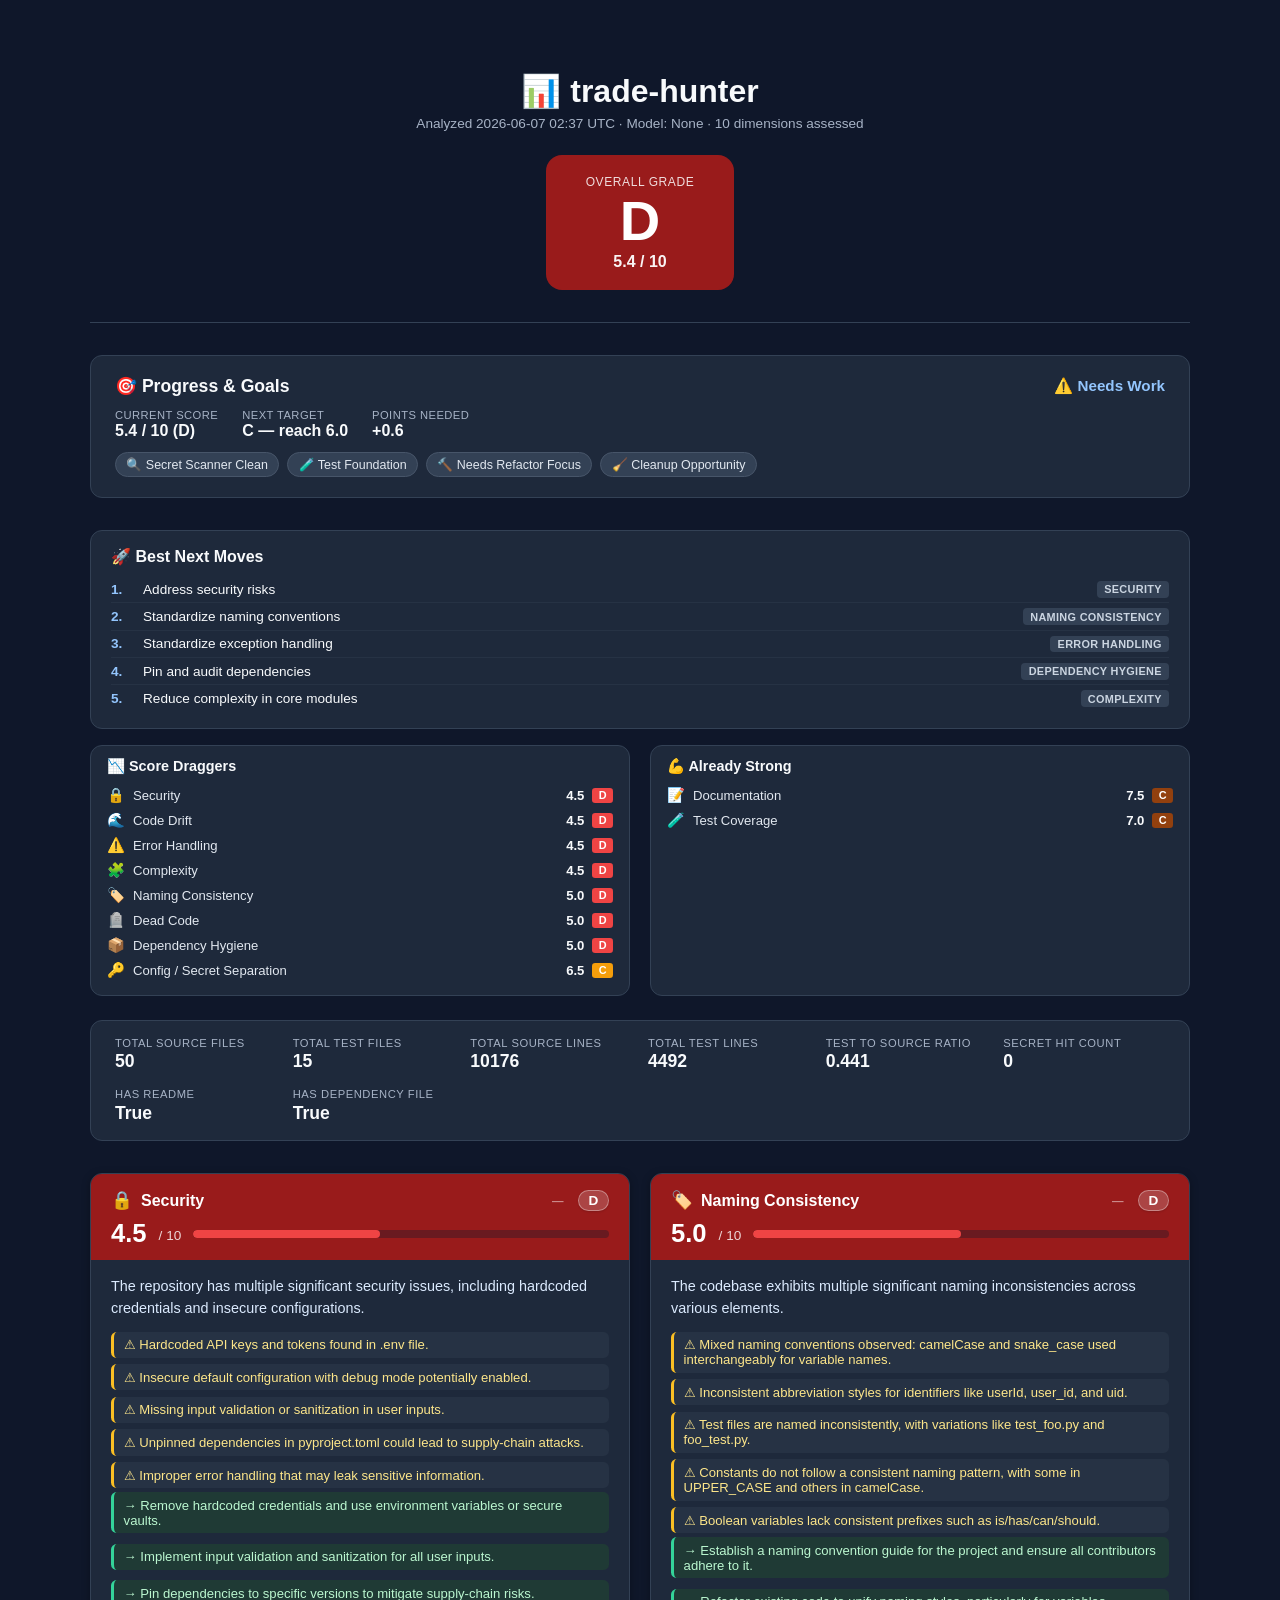
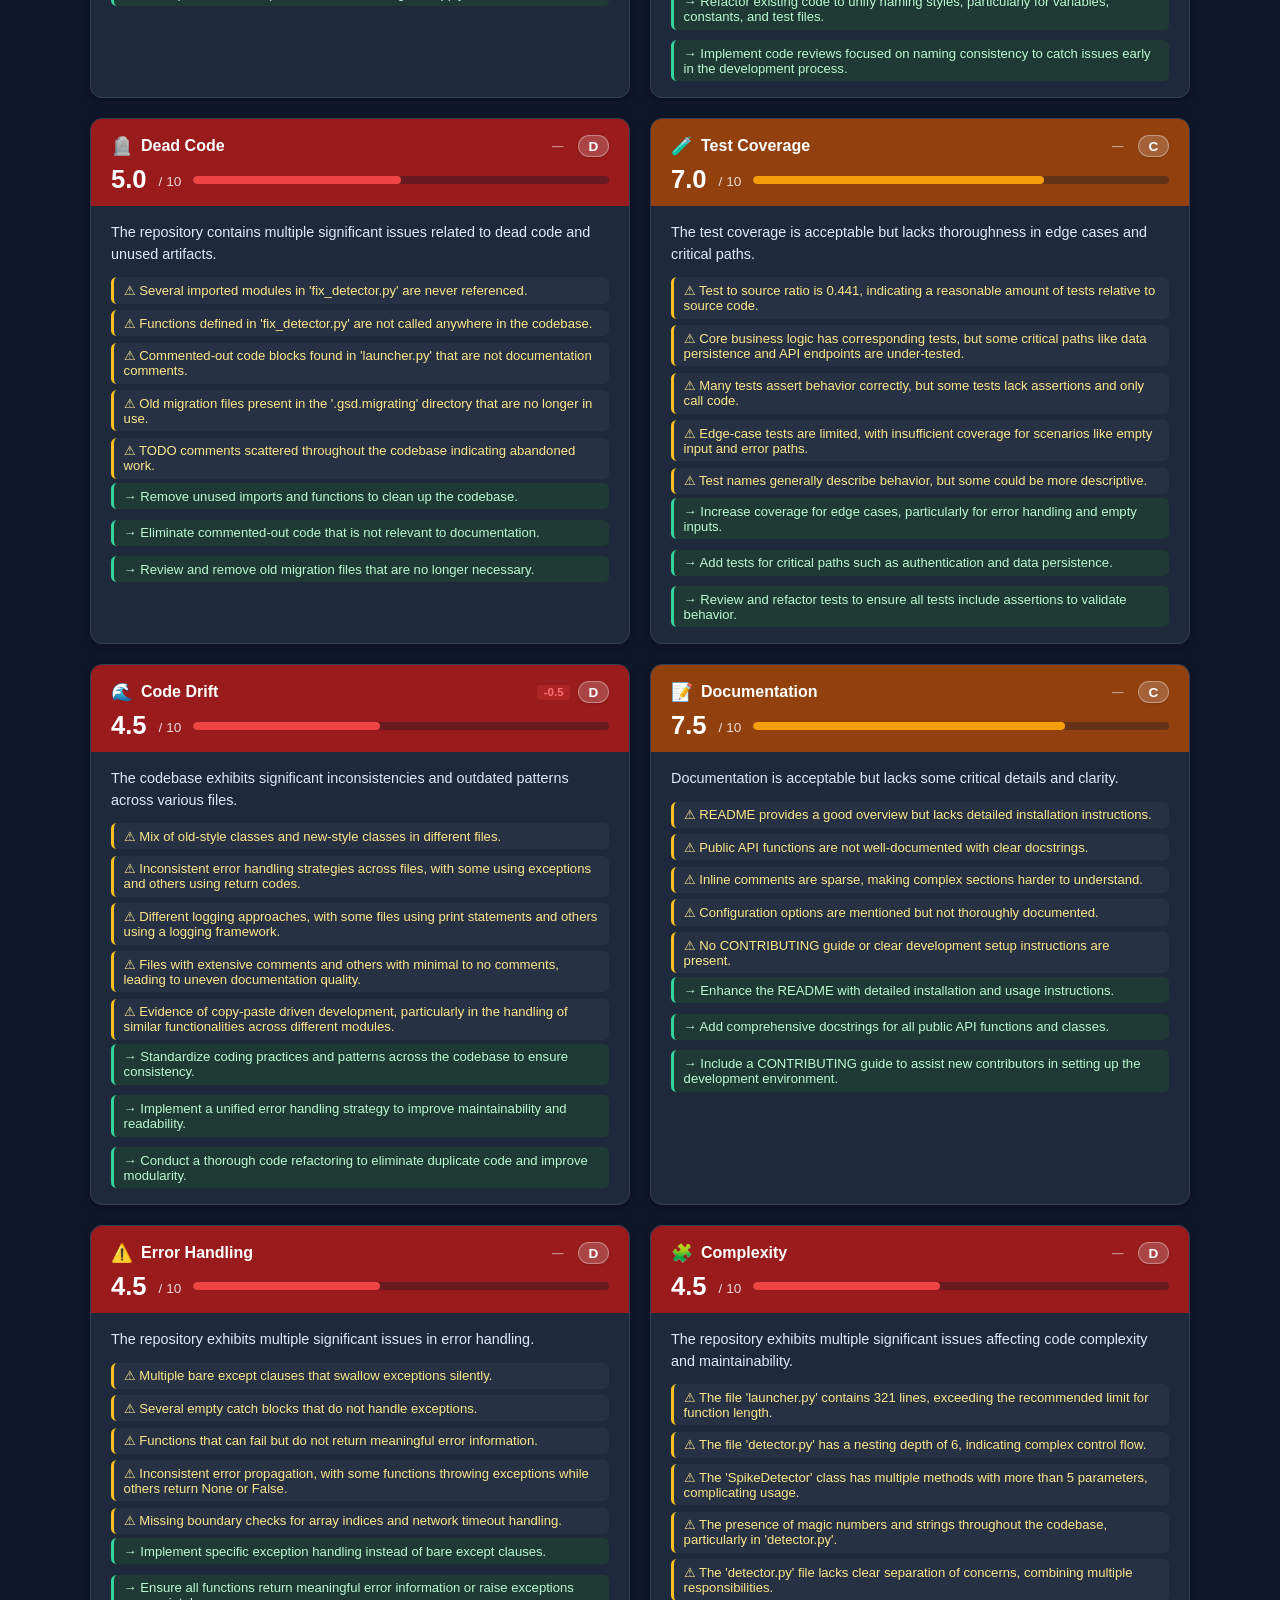
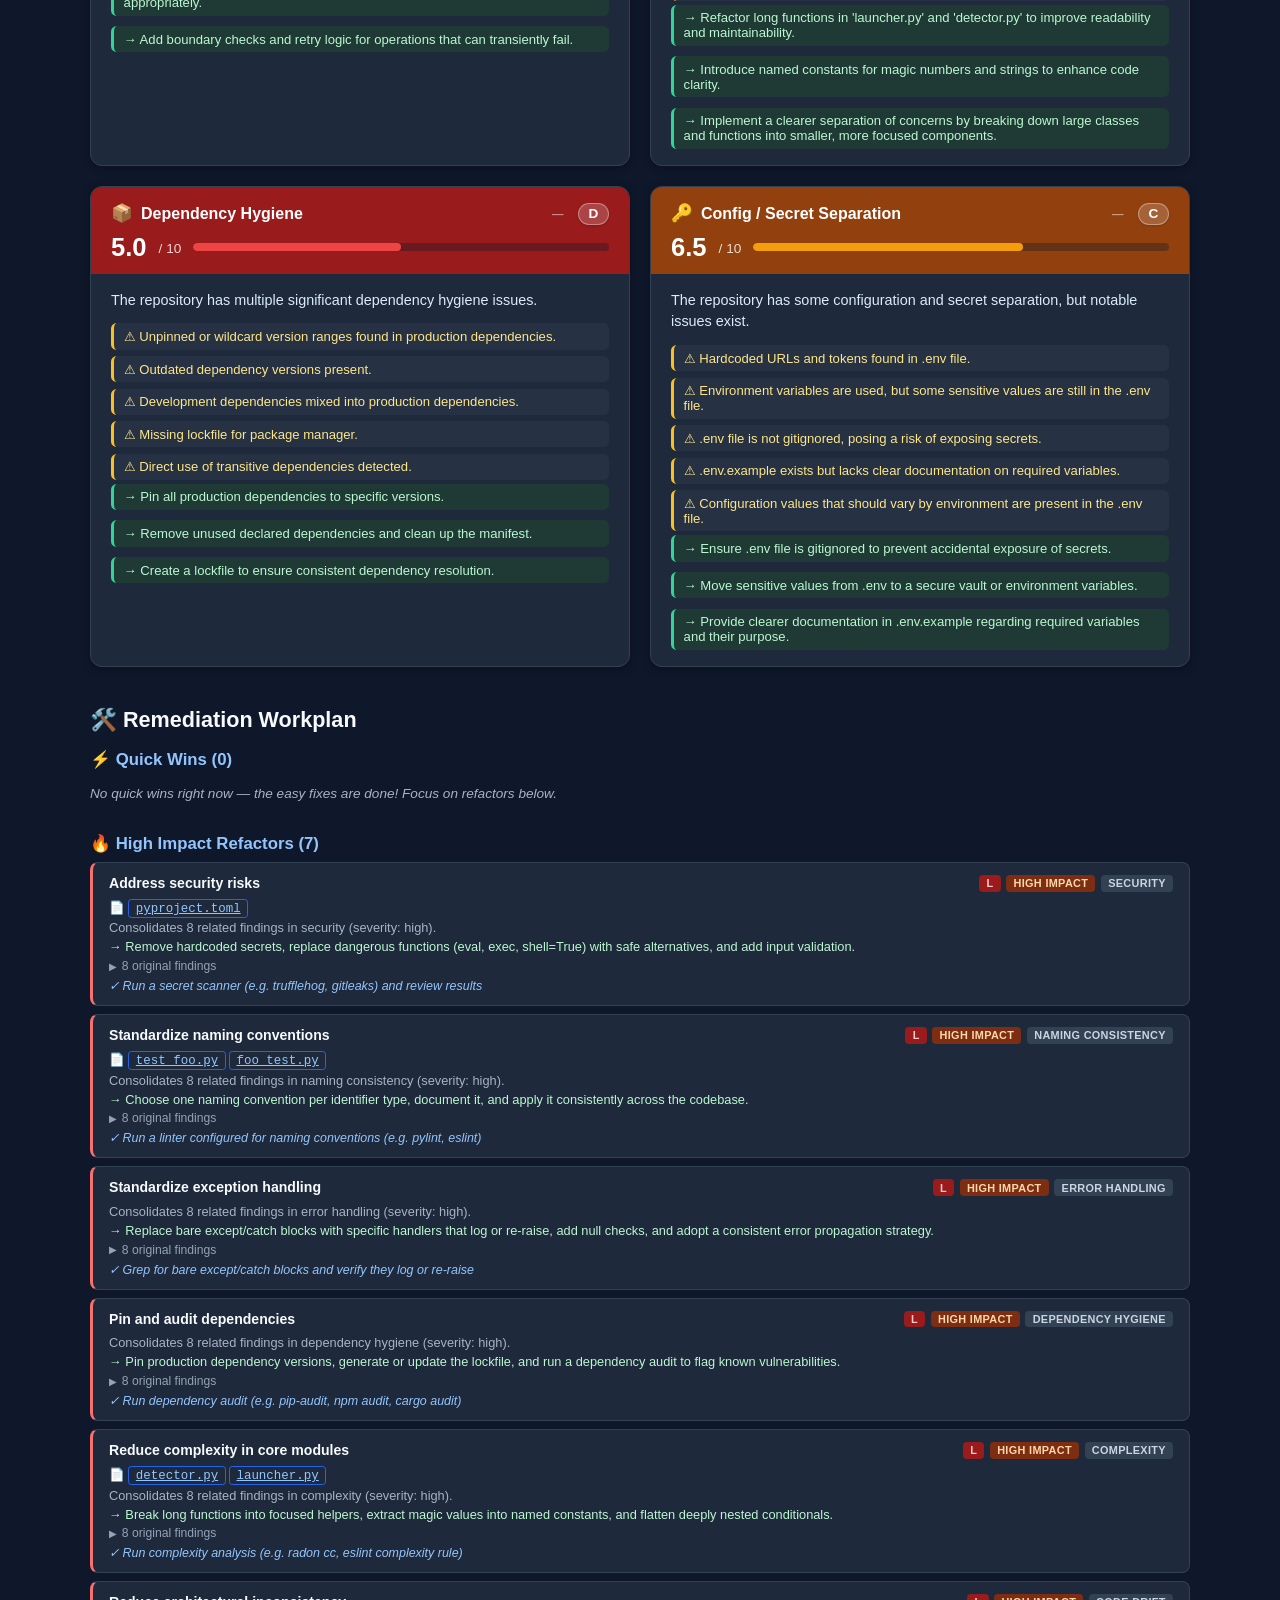
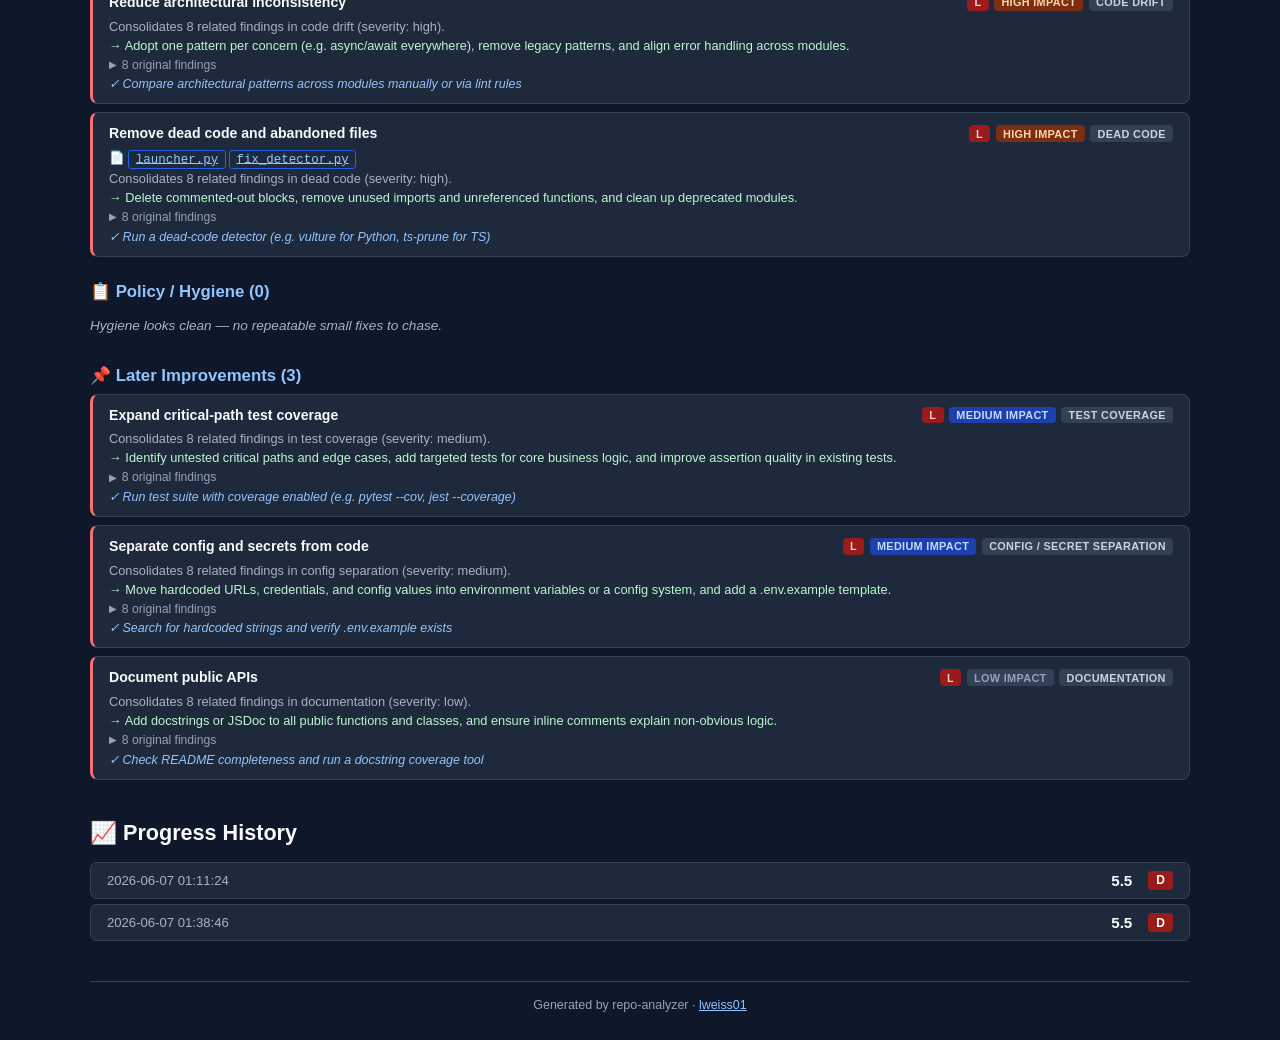
<file: .repo-report/trade-hunter_2026-06-06_22-37-24.html>
<!DOCTYPE html>
<html lang="en">
<head>
  <meta charset="UTF-8"/>
  <meta name="viewport" content="width=device-width, initial-scale=1.0"/>
  <title>Repo Report — trade-hunter</title>
  <style>
    *, *::before, *::after { box-sizing: border-box; margin: 0; padding: 0; }
    body {
      font-family: -apple-system, BlinkMacSystemFont, "Segoe UI", Roboto, sans-serif;
      background: #0f172a;
      color: #f8fafc;
      min-height: 100vh;
      padding: 2rem 1rem;
    }
    a { color: #93c5fd; }
    .container { max-width: 1100px; margin: 0 auto; }

    .hero {
      text-align: center;
      padding: 2.5rem 1rem 2rem;
      border-bottom: 1px solid #334155;
      margin-bottom: 2rem;
    }
    .hero h1 { font-size: 2rem; font-weight: 700; color: #f8fafc; }
    .hero .meta { color: #a7b3c6; font-size: 0.85rem; margin-top: 0.4rem; }

    .overall-badge {
      display: inline-flex; flex-direction: column; align-items: center;
      background: #991b1b;
      color: #ffffff;
      border-radius: 1rem;
      padding: 1.2rem 2.5rem;
      margin: 1.5rem auto 0;
      gap: 0.25rem;
    }
    .overall-grade { font-size: 3.5rem; font-weight: 800; line-height: 1; }
    .overall-score { font-size: 1rem; font-weight: 600; opacity: 0.95; }
    .overall-label { font-size: 0.75rem; opacity: 0.85; text-transform: uppercase; letter-spacing: 0.05em; }

    .stats-bar {
      display: grid;
      grid-template-columns: repeat(auto-fit, minmax(140px, 1fr));
      gap: 1rem;
      background: #1e293b;
      border: 1px solid #334155;
      border-radius: 0.75rem;
      padding: 1rem 1.5rem; margin-bottom: 2rem;
    }
    .stat-item { display: flex; flex-direction: column; gap: 0.15rem; }
    .stat-label { font-size: 0.7rem; text-transform: uppercase; letter-spacing: 0.05em; color: #a7b3c6; }
    .stat-value { font-size: 1.1rem; font-weight: 700; color: #f8fafc; }

    .cards-grid {
      display: grid;
      grid-template-columns: repeat(auto-fill, minmax(480px, 1fr));
      gap: 1.25rem;
    }

    .card {
      background: #1e293b;
      border: 1px solid #334155;
      border-radius: 0.75rem;
      overflow: hidden;
      box-shadow: 0 2px 8px rgba(0,0,0,0.3);
    }
    .card-header { padding: 1rem 1.25rem 0.75rem; }
    .card-title-row {
      display: flex; align-items: center; gap: 0.5rem;
      margin-bottom: 0.5rem;
    }
    .dim-icon { font-size: 1.1rem; }
    .dim-label { font-size: 1rem; font-weight: 600; flex: 1; }
    .score-delta {
      font-size: 0.72rem; font-weight: 700; padding: 0.1rem 0.4rem;
      border-radius: 0.25rem; margin-left: auto;
    }
    .delta-up { background: rgba(34,197,94,0.25); color: #4ade80; }
    .delta-down { background: rgba(239,68,68,0.25); color: #f87171; }
    .delta-flat { color: rgba(255,255,255,0.5); }
    .grade-badge {
      font-size: 0.85rem; font-weight: 800;
      padding: 0.15rem 0.6rem; border-radius: 9999px;
      background: rgba(255,255,255,0.18);
      border: 1px solid rgba(255,255,255,0.35);
      box-shadow: 0 1px 2px rgba(0,0,0,0.15);
    }
    .score-row {
      display: flex; align-items: center; gap: 0.75rem;
    }
    .score-num { font-size: 1.6rem; font-weight: 800; }
    .score-denom { font-size: 0.85rem; color: rgba(255,255,255,0.82); margin-top: 0.2rem; }
    .score-bar-track {
      flex: 1; height: 8px; background: rgba(15,23,42,0.35);
      border-radius: 9999px; overflow: hidden;
    }
    .score-bar-fill { height: 100%; border-radius: 9999px; transition: width 0.3s; }

    .card-body { padding: 1rem 1.25rem; }
    .summary-text { font-size: 0.9rem; color: #dbeafe; margin-bottom: 0.75rem; line-height: 1.5; }

    .finding-list, .rec-list { list-style: none; display: flex; flex-direction: column; gap: 0.4rem; }
    .finding-item {
      font-size: 0.82rem; color: #fde68a; background: #263244;
      padding: 0.35rem 0.6rem; border-radius: 0.35rem; border-left: 3px solid #fbbf24;
    }
    .finding-item.muted { color: #a7b3c6; background: #263244; border-color: #475569; }
    .rec-item {
      font-size: 0.82rem; color: #bbf7d0; background: #1f3a35;
      padding: 0.35rem 0.6rem; border-radius: 0.35rem; border-left: 3px solid #34d399;
      margin-top: 0.25rem;
    }

    .footer {
      text-align: center; color: #94a3b8;
      font-size: 0.78rem; margin-top: 2.5rem; padding-top: 1rem;
      border-top: 1px solid #334155;
    }

    /* --- Progress panel --- */
    .progress-panel {
      background: #1e293b; border: 1px solid #334155; border-radius: 0.75rem;
      padding: 1.25rem 1.5rem; margin-bottom: 2rem;
    }
    .progress-panel-header {
      display: flex; justify-content: space-between; align-items: center;
      margin-bottom: 0.75rem;
    }
    .progress-title { font-size: 1.1rem; font-weight: 700; color: #f8fafc; }
    .progress-level { font-size: 0.95rem; font-weight: 600; color: #93c5fd; }
    .progress-body { display: flex; flex-wrap: wrap; gap: 1.5rem; margin-bottom: 0.75rem; }
    .progress-stat { display: flex; flex-direction: column; gap: 0.1rem; }
    .progress-stat-label { font-size: 0.7rem; text-transform: uppercase; letter-spacing: 0.04em; color: #a7b3c6; }
    .progress-stat-value { font-size: 1rem; font-weight: 600; color: #f8fafc; }
    .badges-row { display: flex; flex-wrap: wrap; gap: 0.5rem; margin-top: 0.5rem; }
    .badge-chip {
      font-size: 0.78rem; padding: 0.25rem 0.65rem; border-radius: 9999px;
      background: #334155; color: #e2e8f0; border: 1px solid #475569;
    }

    /* --- Workplan --- */
    .workplan-section, .history-section { margin-top: 2.5rem; }
    .section-title { font-size: 1.35rem; font-weight: 700; color: #f8fafc; margin-bottom: 1rem; }
    .wp-category { margin-bottom: 1.5rem; }
    .wp-cat-title { font-size: 1.05rem; font-weight: 600; color: #93c5fd; margin-bottom: 0.5rem; }
    .wp-task {
      background: #1e293b; border: 1px solid #334155; border-radius: 0.5rem;
      padding: 0.75rem 1rem; margin-bottom: 0.5rem;
      border-left: 3px solid #475569;
    }
    .wp-task.effort-border-small { border-left-color: #4ade80; }
    .wp-task.effort-border-medium { border-left-color: #fbbf24; }
    .wp-task.effort-border-large { border-left-color: #f87171; }
    .wp-task-header { display: flex; justify-content: space-between; align-items: flex-start; gap: 0.5rem; flex-wrap: wrap; }
    .wp-task-title { font-size: 0.88rem; font-weight: 600; color: #f8fafc; flex: 1; min-width: 200px; }
    .wp-meta-chips { display: flex; gap: 0.35rem; flex-wrap: wrap; }
    .wp-chip {
      font-size: 0.68rem; padding: 0.15rem 0.45rem; border-radius: 0.25rem;
      font-weight: 600; text-transform: uppercase; letter-spacing: 0.03em;
    }
    .effort-small { background: #166534; color: #bbf7d0; }
    .effort-medium { background: #92400e; color: #fde68a; }
    .effort-large { background: #991b1b; color: #fecaca; }
    .impact-low { background: #334155; color: #94a3b8; }
    .impact-medium { background: #1e40af; color: #bfdbfe; }
    .impact-high { background: #7c2d12; color: #fed7aa; }
    .dim-chip { background: #334155; color: #cbd5e1; }
    .wp-task-body { margin-top: 0.5rem; }
    .wp-evidence { font-size: 0.78rem; color: #e2e8f0; margin-bottom: 0.3rem; }
    .wp-file-chip {
      font-family: 'SF Mono', 'Fira Code', 'Consolas', monospace; text-decoration: none
      font-size: 0.72rem; padding: 0.1rem 0.4rem; border-radius: 0.2rem; text-decoration: none
      background: #1e3a5f; color: #93c5fd; border: 1px solid #2563eb; text-decoration: none
      text-decoration: none;
    }
    .wp-file-chip:hover {
      background: #2563eb; color: #fff; border-color: #3b82f6; text-decoration: none
    }
    .wp-why { font-size: 0.8rem; color: #a7b3c6; margin-bottom: 0.25rem; }
    .wp-fix { font-size: 0.8rem; color: #bbf7d0; margin-bottom: 0.2rem; }
    .wp-validate { font-size: 0.78rem; color: #93c5fd; font-style: italic; }
    .wp-empty-state {
      font-size: 0.85rem; color: #a7b3c6; font-style: italic;
      padding: 0.5rem 0;
    }
    .wp-sources { margin: 0.3rem 0; }
    .wp-sources-toggle {
      font-size: 0.76rem; color: #94a3b8; cursor: pointer;
      list-style: none; display: flex; align-items: center; gap: 0.3rem;
    }
    .wp-sources-toggle::before { content: '▶'; font-size: 0.6rem; transition: transform 0.15s; }
    details[open] > .wp-sources-toggle::before { transform: rotate(90deg); }
    .wp-sources-list {
      list-style: none; margin-top: 0.3rem;
      display: flex; flex-direction: column; gap: 0.2rem;
    }
    .wp-source-item {
      font-size: 0.76rem; color: #cbd5e1; background: #263244;
      padding: 0.25rem 0.5rem; border-radius: 0.25rem;
      border-left: 2px solid #475569;
    }

    /* --- Next fixes --- */
    .next-fixes-panel {
      background: #1e293b; border: 1px solid #334155; border-radius: 0.75rem;
      padding: 1rem 1.25rem; margin-bottom: 1rem;
    }
    .nf-title { font-size: 1rem; font-weight: 700; color: #f8fafc; margin-bottom: 0.6rem; }
    .nf-row {
      display: flex; align-items: center; gap: 0.5rem;
      padding: 0.3rem 0; border-bottom: 1px solid #263244;
    }
    .nf-row:last-child { border-bottom: none; }
    .nf-num { font-size: 0.85rem; font-weight: 700; color: #93c5fd; min-width: 1.5rem; }
    .nf-text { font-size: 0.85rem; color: #f8fafc; flex: 1; }
    .nf-evidence {
      font-family: 'SF Mono', 'Fira Code', 'Consolas', monospace;
      font-size: 0.72rem; color: #93c5fd; background: #1e3a5f;
      padding: 0.1rem 0.35rem; border-radius: 0.2rem; margin-left: 0.3rem;
    }

    /* --- Dimension breakdown --- */
    .breakdown-panel {
      display: flex; gap: 1.25rem; flex-wrap: wrap; margin-bottom: 1.5rem;
    }
    .bd-col {
      flex: 1; min-width: 280px; background: #1e293b;
      border: 1px solid #334155; border-radius: 0.75rem;
      padding: 0.75rem 1rem;
    }
    .bd-heading { font-size: 0.9rem; font-weight: 600; color: #f8fafc; margin-bottom: 0.5rem; }
    .bd-row { display: flex; align-items: center; gap: 0.5rem; padding: 0.25rem 0; }
    .bd-icon { font-size: 0.9rem; }
    .bd-label { font-size: 0.82rem; color: #e2e8f0; flex: 1; }
    .bd-score { font-size: 0.82rem; font-weight: 700; color: #f8fafc; }
    .bd-grade {
      font-size: 0.68rem; font-weight: 800; padding: 0.1rem 0.4rem;
      border-radius: 0.2rem; color: #fff;
    }

    /* --- History --- */
    .history-list { display: flex; flex-direction: column; gap: 0.35rem; }
    .history-row {
      display: flex; align-items: center; gap: 1rem;
      background: #1e293b; border: 1px solid #334155; border-radius: 0.4rem;
      padding: 0.5rem 1rem;
    }
    .history-date { font-size: 0.82rem; color: #a7b3c6; flex: 1; }
    .history-score { font-size: 0.95rem; font-weight: 700; color: #f8fafc; }
    .history-grade {
      font-size: 0.75rem; font-weight: 800; padding: 0.15rem 0.5rem;
      border-radius: 0.25rem; color: #fff;
    }
  </style>
</head>
<body>
  <div class="container">
    <div class="hero">
      <h1>📊 trade-hunter</h1>
      <div class="meta">Analyzed 2026-06-07 02:37 UTC · Model: None · 10 dimensions assessed</div>
      <div class="overall-badge">
        <span class="overall-label">Overall Grade</span>
        <span class="overall-grade">D</span>
        <span class="overall-score">5.4 / 10</span>
      </div>
    </div>

    
    <div class="progress-panel">
      <div class="progress-panel-header">
        <span class="progress-title">🎯 Progress &amp; Goals</span>
        <span class="progress-level">⚠️ Needs Work</span>
      </div>
      <div class="progress-body">
        <div class="progress-stat">
          <span class="progress-stat-label">Current Score</span>
          <span class="progress-stat-value">5.4 / 10 (D)</span>
        </div>
        <div class="progress-stat">
          <span class="progress-stat-label">Next Target</span>
          <span class="progress-stat-value">C — reach 6.0</span>
        </div>
        <div class="progress-stat">
          <span class="progress-stat-label">Points Needed</span>
          <span class="progress-stat-value">+0.6</span>
        </div>
      </div>
      <div class="badges-row"><span class="badge-chip" title="Static scanner found no secrets, but AI review flagged potential issues">🔍 Secret Scanner Clean</span><span class="badge-chip" title="Test coverage scored 7.0/10">🧪 Test Foundation</span><span class="badge-chip" title="Complexity scored 4.5/10 — room to simplify">🔨 Needs Refactor Focus</span><span class="badge-chip" title="Dead code scored 5.0/10 — trim the unused">🧹 Cleanup Opportunity</span></div>
    </div>
    
    <div class="next-fixes-panel">
      <h3 class="nf-title">🚀 Best Next Moves</h3>
      
        <div class="nf-row">
          <span class="nf-num">1.</span>
          <span class="nf-text">Address security risks</span>
          <span class="wp-chip dim-chip">Security</span>
        </div>
        <div class="nf-row">
          <span class="nf-num">2.</span>
          <span class="nf-text">Standardize naming conventions</span>
          <span class="wp-chip dim-chip">Naming Consistency</span>
        </div>
        <div class="nf-row">
          <span class="nf-num">3.</span>
          <span class="nf-text">Standardize exception handling</span>
          <span class="wp-chip dim-chip">Error Handling</span>
        </div>
        <div class="nf-row">
          <span class="nf-num">4.</span>
          <span class="nf-text">Pin and audit dependencies</span>
          <span class="wp-chip dim-chip">Dependency Hygiene</span>
        </div>
        <div class="nf-row">
          <span class="nf-num">5.</span>
          <span class="nf-text">Reduce complexity in core modules</span>
          <span class="wp-chip dim-chip">Complexity</span>
        </div>
    </div>
    
    <div class="breakdown-panel">
      
        <div class="bd-col">
          <h4 class="bd-heading">📉 Score Draggers</h4>
          
        <div class="bd-row">
          <span class="bd-icon">🔒</span>
          <span class="bd-label">Security</span>
          <span class="bd-score">4.5</span>
          <span class="bd-grade" style="background:#ef4444;">D</span>
        </div>
        <div class="bd-row">
          <span class="bd-icon">🌊</span>
          <span class="bd-label">Code Drift</span>
          <span class="bd-score">4.5</span>
          <span class="bd-grade" style="background:#ef4444;">D</span>
        </div>
        <div class="bd-row">
          <span class="bd-icon">⚠️</span>
          <span class="bd-label">Error Handling</span>
          <span class="bd-score">4.5</span>
          <span class="bd-grade" style="background:#ef4444;">D</span>
        </div>
        <div class="bd-row">
          <span class="bd-icon">🧩</span>
          <span class="bd-label">Complexity</span>
          <span class="bd-score">4.5</span>
          <span class="bd-grade" style="background:#ef4444;">D</span>
        </div>
        <div class="bd-row">
          <span class="bd-icon">🏷️</span>
          <span class="bd-label">Naming Consistency</span>
          <span class="bd-score">5.0</span>
          <span class="bd-grade" style="background:#ef4444;">D</span>
        </div>
        <div class="bd-row">
          <span class="bd-icon">🪦</span>
          <span class="bd-label">Dead Code</span>
          <span class="bd-score">5.0</span>
          <span class="bd-grade" style="background:#ef4444;">D</span>
        </div>
        <div class="bd-row">
          <span class="bd-icon">📦</span>
          <span class="bd-label">Dependency Hygiene</span>
          <span class="bd-score">5.0</span>
          <span class="bd-grade" style="background:#ef4444;">D</span>
        </div>
        <div class="bd-row">
          <span class="bd-icon">🔑</span>
          <span class="bd-label">Config / Secret Separation</span>
          <span class="bd-score">6.5</span>
          <span class="bd-grade" style="background:#f59e0b;">C</span>
        </div>
        </div>
        <div class="bd-col">
          <h4 class="bd-heading">💪 Already Strong</h4>
          
        <div class="bd-row">
          <span class="bd-icon">📝</span>
          <span class="bd-label">Documentation</span>
          <span class="bd-score">7.5</span>
          <span class="bd-grade" style="background:#92400e;">C</span>
        </div>
        <div class="bd-row">
          <span class="bd-icon">🧪</span>
          <span class="bd-label">Test Coverage</span>
          <span class="bd-score">7.0</span>
          <span class="bd-grade" style="background:#92400e;">C</span>
        </div>
        </div>
    </div>

    <div class="stats-bar">
      <div class="stat-item"><span class="stat-label">Total Source Files</span><span class="stat-value">50</span></div><div class="stat-item"><span class="stat-label">Total Test Files</span><span class="stat-value">15</span></div><div class="stat-item"><span class="stat-label">Total Source Lines</span><span class="stat-value">10176</span></div><div class="stat-item"><span class="stat-label">Total Test Lines</span><span class="stat-value">4492</span></div><div class="stat-item"><span class="stat-label">Test To Source Ratio</span><span class="stat-value">0.441</span></div><div class="stat-item"><span class="stat-label">Secret Hit Count</span><span class="stat-value">0</span></div><div class="stat-item"><span class="stat-label">Has Readme</span><span class="stat-value">True</span></div><div class="stat-item"><span class="stat-label">Has Dependency File</span><span class="stat-value">True</span></div>
    </div>

    <div class="cards-grid">
      
        <div class="card">
          <div class="card-header" style="background:#991b1b; color:#ffffff;">
            <div class="card-title-row">
              <span class="dim-icon">🔒</span>
              <span class="dim-label">Security</span>
              <span class="score-delta delta-flat">—</span>
              <span class="grade-badge" style="color:#ffffff;">D</span>
            </div>
            <div class="score-row">
              <span class="score-num" style="color:#ffffff;">4.5</span>
              <span class="score-denom"> / 10</span>
              
      <div class="score-bar-track">
        <div class="score-bar-fill" style="width:45%; background:#ef4444;"></div>
      </div>
            </div>
          </div>
          <div class="card-body">
            <p class="summary-text">The repository has multiple significant security issues, including hardcoded credentials and insecure configurations.</p>
            <ul class='finding-list'><li class="finding-item">⚠ Hardcoded API keys and tokens found in .env file.</li><li class="finding-item">⚠ Insecure default configuration with debug mode potentially enabled.</li><li class="finding-item">⚠ Missing input validation or sanitization in user inputs.</li><li class="finding-item">⚠ Unpinned dependencies in pyproject.toml could lead to supply-chain attacks.</li><li class="finding-item">⚠ Improper error handling that may leak sensitive information.</li></ul>
            <ul class='rec-list'><li class="rec-item">→ Remove hardcoded credentials and use environment variables or secure vaults.</li><li class="rec-item">→ Implement input validation and sanitization for all user inputs.</li><li class="rec-item">→ Pin dependencies to specific versions to mitigate supply-chain risks.</li></ul>
          </div>
        </div>
        <div class="card">
          <div class="card-header" style="background:#991b1b; color:#ffffff;">
            <div class="card-title-row">
              <span class="dim-icon">🏷️</span>
              <span class="dim-label">Naming Consistency</span>
              <span class="score-delta delta-flat">—</span>
              <span class="grade-badge" style="color:#ffffff;">D</span>
            </div>
            <div class="score-row">
              <span class="score-num" style="color:#ffffff;">5.0</span>
              <span class="score-denom"> / 10</span>
              
      <div class="score-bar-track">
        <div class="score-bar-fill" style="width:50%; background:#ef4444;"></div>
      </div>
            </div>
          </div>
          <div class="card-body">
            <p class="summary-text">The codebase exhibits multiple significant naming inconsistencies across various elements.</p>
            <ul class='finding-list'><li class="finding-item">⚠ Mixed naming conventions observed: camelCase and snake_case used interchangeably for variable names.</li><li class="finding-item">⚠ Inconsistent abbreviation styles for identifiers like userId, user_id, and uid.</li><li class="finding-item">⚠ Test files are named inconsistently, with variations like test_foo.py and foo_test.py.</li><li class="finding-item">⚠ Constants do not follow a consistent naming pattern, with some in UPPER_CASE and others in camelCase.</li><li class="finding-item">⚠ Boolean variables lack consistent prefixes such as is/has/can/should.</li></ul>
            <ul class='rec-list'><li class="rec-item">→ Establish a naming convention guide for the project and ensure all contributors adhere to it.</li><li class="rec-item">→ Refactor existing code to unify naming styles, particularly for variables, constants, and test files.</li><li class="rec-item">→ Implement code reviews focused on naming consistency to catch issues early in the development process.</li></ul>
          </div>
        </div>
        <div class="card">
          <div class="card-header" style="background:#991b1b; color:#ffffff;">
            <div class="card-title-row">
              <span class="dim-icon">🪦</span>
              <span class="dim-label">Dead Code</span>
              <span class="score-delta delta-flat">—</span>
              <span class="grade-badge" style="color:#ffffff;">D</span>
            </div>
            <div class="score-row">
              <span class="score-num" style="color:#ffffff;">5.0</span>
              <span class="score-denom"> / 10</span>
              
      <div class="score-bar-track">
        <div class="score-bar-fill" style="width:50%; background:#ef4444;"></div>
      </div>
            </div>
          </div>
          <div class="card-body">
            <p class="summary-text">The repository contains multiple significant issues related to dead code and unused artifacts.</p>
            <ul class='finding-list'><li class="finding-item">⚠ Several imported modules in 'fix_detector.py' are never referenced.</li><li class="finding-item">⚠ Functions defined in 'fix_detector.py' are not called anywhere in the codebase.</li><li class="finding-item">⚠ Commented-out code blocks found in 'launcher.py' that are not documentation comments.</li><li class="finding-item">⚠ Old migration files present in the '.gsd.migrating' directory that are no longer in use.</li><li class="finding-item">⚠ TODO comments scattered throughout the codebase indicating abandoned work.</li></ul>
            <ul class='rec-list'><li class="rec-item">→ Remove unused imports and functions to clean up the codebase.</li><li class="rec-item">→ Eliminate commented-out code that is not relevant to documentation.</li><li class="rec-item">→ Review and remove old migration files that are no longer necessary.</li></ul>
          </div>
        </div>
        <div class="card">
          <div class="card-header" style="background:#92400e; color:#ffffff;">
            <div class="card-title-row">
              <span class="dim-icon">🧪</span>
              <span class="dim-label">Test Coverage</span>
              <span class="score-delta delta-flat">—</span>
              <span class="grade-badge" style="color:#ffffff;">C</span>
            </div>
            <div class="score-row">
              <span class="score-num" style="color:#ffffff;">7.0</span>
              <span class="score-denom"> / 10</span>
              
      <div class="score-bar-track">
        <div class="score-bar-fill" style="width:70%; background:#f59e0b;"></div>
      </div>
            </div>
          </div>
          <div class="card-body">
            <p class="summary-text">The test coverage is acceptable but lacks thoroughness in edge cases and critical paths.</p>
            <ul class='finding-list'><li class="finding-item">⚠ Test to source ratio is 0.441, indicating a reasonable amount of tests relative to source code.</li><li class="finding-item">⚠ Core business logic has corresponding tests, but some critical paths like data persistence and API endpoints are under-tested.</li><li class="finding-item">⚠ Many tests assert behavior correctly, but some tests lack assertions and only call code.</li><li class="finding-item">⚠ Edge-case tests are limited, with insufficient coverage for scenarios like empty input and error paths.</li><li class="finding-item">⚠ Test names generally describe behavior, but some could be more descriptive.</li></ul>
            <ul class='rec-list'><li class="rec-item">→ Increase coverage for edge cases, particularly for error handling and empty inputs.</li><li class="rec-item">→ Add tests for critical paths such as authentication and data persistence.</li><li class="rec-item">→ Review and refactor tests to ensure all tests include assertions to validate behavior.</li></ul>
          </div>
        </div>
        <div class="card">
          <div class="card-header" style="background:#991b1b; color:#ffffff;">
            <div class="card-title-row">
              <span class="dim-icon">🌊</span>
              <span class="dim-label">Code Drift</span>
              <span class="score-delta delta-down">-0.5</span>
              <span class="grade-badge" style="color:#ffffff;">D</span>
            </div>
            <div class="score-row">
              <span class="score-num" style="color:#ffffff;">4.5</span>
              <span class="score-denom"> / 10</span>
              
      <div class="score-bar-track">
        <div class="score-bar-fill" style="width:45%; background:#ef4444;"></div>
      </div>
            </div>
          </div>
          <div class="card-body">
            <p class="summary-text">The codebase exhibits significant inconsistencies and outdated patterns across various files.</p>
            <ul class='finding-list'><li class="finding-item">⚠ Mix of old-style classes and new-style classes in different files.</li><li class="finding-item">⚠ Inconsistent error handling strategies across files, with some using exceptions and others using return codes.</li><li class="finding-item">⚠ Different logging approaches, with some files using print statements and others using a logging framework.</li><li class="finding-item">⚠ Files with extensive comments and others with minimal to no comments, leading to uneven documentation quality.</li><li class="finding-item">⚠ Evidence of copy-paste driven development, particularly in the handling of similar functionalities across different modules.</li></ul>
            <ul class='rec-list'><li class="rec-item">→ Standardize coding practices and patterns across the codebase to ensure consistency.</li><li class="rec-item">→ Implement a unified error handling strategy to improve maintainability and readability.</li><li class="rec-item">→ Conduct a thorough code refactoring to eliminate duplicate code and improve modularity.</li></ul>
          </div>
        </div>
        <div class="card">
          <div class="card-header" style="background:#92400e; color:#ffffff;">
            <div class="card-title-row">
              <span class="dim-icon">📝</span>
              <span class="dim-label">Documentation</span>
              <span class="score-delta delta-flat">—</span>
              <span class="grade-badge" style="color:#ffffff;">C</span>
            </div>
            <div class="score-row">
              <span class="score-num" style="color:#ffffff;">7.5</span>
              <span class="score-denom"> / 10</span>
              
      <div class="score-bar-track">
        <div class="score-bar-fill" style="width:75%; background:#f59e0b;"></div>
      </div>
            </div>
          </div>
          <div class="card-body">
            <p class="summary-text">Documentation is acceptable but lacks some critical details and clarity.</p>
            <ul class='finding-list'><li class="finding-item">⚠ README provides a good overview but lacks detailed installation instructions.</li><li class="finding-item">⚠ Public API functions are not well-documented with clear docstrings.</li><li class="finding-item">⚠ Inline comments are sparse, making complex sections harder to understand.</li><li class="finding-item">⚠ Configuration options are mentioned but not thoroughly documented.</li><li class="finding-item">⚠ No CONTRIBUTING guide or clear development setup instructions are present.</li></ul>
            <ul class='rec-list'><li class="rec-item">→ Enhance the README with detailed installation and usage instructions.</li><li class="rec-item">→ Add comprehensive docstrings for all public API functions and classes.</li><li class="rec-item">→ Include a CONTRIBUTING guide to assist new contributors in setting up the development environment.</li></ul>
          </div>
        </div>
        <div class="card">
          <div class="card-header" style="background:#991b1b; color:#ffffff;">
            <div class="card-title-row">
              <span class="dim-icon">⚠️</span>
              <span class="dim-label">Error Handling</span>
              <span class="score-delta delta-flat">—</span>
              <span class="grade-badge" style="color:#ffffff;">D</span>
            </div>
            <div class="score-row">
              <span class="score-num" style="color:#ffffff;">4.5</span>
              <span class="score-denom"> / 10</span>
              
      <div class="score-bar-track">
        <div class="score-bar-fill" style="width:45%; background:#ef4444;"></div>
      </div>
            </div>
          </div>
          <div class="card-body">
            <p class="summary-text">The repository exhibits multiple significant issues in error handling.</p>
            <ul class='finding-list'><li class="finding-item">⚠ Multiple bare except clauses that swallow exceptions silently.</li><li class="finding-item">⚠ Several empty catch blocks that do not handle exceptions.</li><li class="finding-item">⚠ Functions that can fail but do not return meaningful error information.</li><li class="finding-item">⚠ Inconsistent error propagation, with some functions throwing exceptions while others return None or False.</li><li class="finding-item">⚠ Missing boundary checks for array indices and network timeout handling.</li></ul>
            <ul class='rec-list'><li class="rec-item">→ Implement specific exception handling instead of bare except clauses.</li><li class="rec-item">→ Ensure all functions return meaningful error information or raise exceptions appropriately.</li><li class="rec-item">→ Add boundary checks and retry logic for operations that can transiently fail.</li></ul>
          </div>
        </div>
        <div class="card">
          <div class="card-header" style="background:#991b1b; color:#ffffff;">
            <div class="card-title-row">
              <span class="dim-icon">🧩</span>
              <span class="dim-label">Complexity</span>
              <span class="score-delta delta-flat">—</span>
              <span class="grade-badge" style="color:#ffffff;">D</span>
            </div>
            <div class="score-row">
              <span class="score-num" style="color:#ffffff;">4.5</span>
              <span class="score-denom"> / 10</span>
              
      <div class="score-bar-track">
        <div class="score-bar-fill" style="width:45%; background:#ef4444;"></div>
      </div>
            </div>
          </div>
          <div class="card-body">
            <p class="summary-text">The repository exhibits multiple significant issues affecting code complexity and maintainability.</p>
            <ul class='finding-list'><li class="finding-item">⚠ The file 'launcher.py' contains 321 lines, exceeding the recommended limit for function length.</li><li class="finding-item">⚠ The file 'detector.py' has a nesting depth of 6, indicating complex control flow.</li><li class="finding-item">⚠ The 'SpikeDetector' class has multiple methods with more than 5 parameters, complicating usage.</li><li class="finding-item">⚠ The presence of magic numbers and strings throughout the codebase, particularly in 'detector.py'.</li><li class="finding-item">⚠ The 'detector.py' file lacks clear separation of concerns, combining multiple responsibilities.</li></ul>
            <ul class='rec-list'><li class="rec-item">→ Refactor long functions in 'launcher.py' and 'detector.py' to improve readability and maintainability.</li><li class="rec-item">→ Introduce named constants for magic numbers and strings to enhance code clarity.</li><li class="rec-item">→ Implement a clearer separation of concerns by breaking down large classes and functions into smaller, more focused components.</li></ul>
          </div>
        </div>
        <div class="card">
          <div class="card-header" style="background:#991b1b; color:#ffffff;">
            <div class="card-title-row">
              <span class="dim-icon">📦</span>
              <span class="dim-label">Dependency Hygiene</span>
              <span class="score-delta delta-flat">—</span>
              <span class="grade-badge" style="color:#ffffff;">D</span>
            </div>
            <div class="score-row">
              <span class="score-num" style="color:#ffffff;">5.0</span>
              <span class="score-denom"> / 10</span>
              
      <div class="score-bar-track">
        <div class="score-bar-fill" style="width:50%; background:#ef4444;"></div>
      </div>
            </div>
          </div>
          <div class="card-body">
            <p class="summary-text">The repository has multiple significant dependency hygiene issues.</p>
            <ul class='finding-list'><li class="finding-item">⚠ Unpinned or wildcard version ranges found in production dependencies.</li><li class="finding-item">⚠ Outdated dependency versions present.</li><li class="finding-item">⚠ Development dependencies mixed into production dependencies.</li><li class="finding-item">⚠ Missing lockfile for package manager.</li><li class="finding-item">⚠ Direct use of transitive dependencies detected.</li></ul>
            <ul class='rec-list'><li class="rec-item">→ Pin all production dependencies to specific versions.</li><li class="rec-item">→ Remove unused declared dependencies and clean up the manifest.</li><li class="rec-item">→ Create a lockfile to ensure consistent dependency resolution.</li></ul>
          </div>
        </div>
        <div class="card">
          <div class="card-header" style="background:#92400e; color:#ffffff;">
            <div class="card-title-row">
              <span class="dim-icon">🔑</span>
              <span class="dim-label">Config / Secret Separation</span>
              <span class="score-delta delta-flat">—</span>
              <span class="grade-badge" style="color:#ffffff;">C</span>
            </div>
            <div class="score-row">
              <span class="score-num" style="color:#ffffff;">6.5</span>
              <span class="score-denom"> / 10</span>
              
      <div class="score-bar-track">
        <div class="score-bar-fill" style="width:65%; background:#f59e0b;"></div>
      </div>
            </div>
          </div>
          <div class="card-body">
            <p class="summary-text">The repository has some configuration and secret separation, but notable issues exist.</p>
            <ul class='finding-list'><li class="finding-item">⚠ Hardcoded URLs and tokens found in .env file.</li><li class="finding-item">⚠ Environment variables are used, but some sensitive values are still in the .env file.</li><li class="finding-item">⚠ .env file is not gitignored, posing a risk of exposing secrets.</li><li class="finding-item">⚠ .env.example exists but lacks clear documentation on required variables.</li><li class="finding-item">⚠ Configuration values that should vary by environment are present in the .env file.</li></ul>
            <ul class='rec-list'><li class="rec-item">→ Ensure .env file is gitignored to prevent accidental exposure of secrets.</li><li class="rec-item">→ Move sensitive values from .env to a secure vault or environment variables.</li><li class="rec-item">→ Provide clearer documentation in .env.example regarding required variables and their purpose.</li></ul>
          </div>
        </div>
    </div>

    
    <div class="workplan-section">
      <h2 class="section-title">🛠️ Remediation Workplan</h2>
      
        <div class="wp-category">
          <h3 class="wp-cat-title">⚡ Quick Wins (0)</h3>
          <p class="wp-empty-state">No quick wins right now — the easy fixes are done! Focus on refactors below.</p>
        </div>
        <div class="wp-category">
          <h3 class="wp-cat-title">🔥 High Impact Refactors (7)</h3>
          
            <div class="wp-task effort-border-large">
              <div class="wp-task-header">
                <span class="wp-task-title">Address security risks</span>
                <span class="wp-meta-chips">
                  <span class="wp-chip effort-large">L</span>
                  <span class="wp-chip impact-high">high impact</span>
                  <span class="wp-chip dim-chip">Security</span>
                </span>
              </div>
              <div class="wp-task-body">
                <p class="wp-evidence">📄 <a class="wp-file-chip" href="vscode://file/D:/Projects/active/trade-hunter/pyproject.toml" title="Open in VS Code">pyproject.toml</a></p>
                <p class="wp-why">Consolidates 8 related findings in security (severity: high).</p>
                <p class="wp-fix">→ Remove hardcoded secrets, replace dangerous functions (eval, exec, shell=True) with safe alternatives, and add input validation.</p>
                <details class="wp-sources"><summary class="wp-sources-toggle">8 original findings</summary><ul class="wp-sources-list"><li class="wp-source-item">Hardcoded API keys and tokens found in .env file.</li><li class="wp-source-item">Insecure default configuration with debug mode potentially enabled.</li><li class="wp-source-item">Remove hardcoded credentials and use environment variables or secure vaults.</li><li class="wp-source-item">Missing input validation or sanitization in user inputs.</li><li class="wp-source-item">Unpinned dependencies in pyproject.toml could lead to supply-chain attacks.</li><li class="wp-source-item">Improper error handling that may leak sensitive information.</li><li class="wp-source-item">Implement input validation and sanitization for all user inputs.</li><li class="wp-source-item">Pin dependencies to specific versions to mitigate supply-chain risks.</li></ul></details>
                <p class="wp-validate">✓ Run a secret scanner (e.g. trufflehog, gitleaks) and review results</p>
              </div>
            </div>
            <div class="wp-task effort-border-large">
              <div class="wp-task-header">
                <span class="wp-task-title">Standardize naming conventions</span>
                <span class="wp-meta-chips">
                  <span class="wp-chip effort-large">L</span>
                  <span class="wp-chip impact-high">high impact</span>
                  <span class="wp-chip dim-chip">Naming Consistency</span>
                </span>
              </div>
              <div class="wp-task-body">
                <p class="wp-evidence">📄 <a class="wp-file-chip" href="vscode://file/D:/Projects/active/trade-hunter/test_foo.py" title="Open in VS Code">test_foo.py</a> <a class="wp-file-chip" href="vscode://file/D:/Projects/active/trade-hunter/foo_test.py" title="Open in VS Code">foo_test.py</a></p>
                <p class="wp-why">Consolidates 8 related findings in naming consistency (severity: high).</p>
                <p class="wp-fix">→ Choose one naming convention per identifier type, document it, and apply it consistently across the codebase.</p>
                <details class="wp-sources"><summary class="wp-sources-toggle">8 original findings</summary><ul class="wp-sources-list"><li class="wp-source-item">Mixed naming conventions observed: camelCase and snake_case used interchangeably for variable names.</li><li class="wp-source-item">Inconsistent abbreviation styles for identifiers like userId, user_id, and uid.</li><li class="wp-source-item">Test files are named inconsistently, with variations like test_foo.py and foo_test.py.</li><li class="wp-source-item">Constants do not follow a consistent naming pattern, with some in UPPER_CASE and others in camelCase.</li><li class="wp-source-item">Boolean variables lack consistent prefixes such as is/has/can/should.</li><li class="wp-source-item">Establish a naming convention guide for the project and ensure all contributors adhere to it.</li><li class="wp-source-item">Refactor existing code to unify naming styles, particularly for variables, constants, and test files.</li><li class="wp-source-item">Implement code reviews focused on naming consistency to catch issues early in the development process.</li></ul></details>
                <p class="wp-validate">✓ Run a linter configured for naming conventions (e.g. pylint, eslint)</p>
              </div>
            </div>
            <div class="wp-task effort-border-large">
              <div class="wp-task-header">
                <span class="wp-task-title">Standardize exception handling</span>
                <span class="wp-meta-chips">
                  <span class="wp-chip effort-large">L</span>
                  <span class="wp-chip impact-high">high impact</span>
                  <span class="wp-chip dim-chip">Error Handling</span>
                </span>
              </div>
              <div class="wp-task-body">
                
                <p class="wp-why">Consolidates 8 related findings in error handling (severity: high).</p>
                <p class="wp-fix">→ Replace bare except/catch blocks with specific handlers that log or re-raise, add null checks, and adopt a consistent error propagation strategy.</p>
                <details class="wp-sources"><summary class="wp-sources-toggle">8 original findings</summary><ul class="wp-sources-list"><li class="wp-source-item">Multiple bare except clauses that swallow exceptions silently.</li><li class="wp-source-item">Several empty catch blocks that do not handle exceptions.</li><li class="wp-source-item">Inconsistent error propagation, with some functions throwing exceptions while others return None or False.</li><li class="wp-source-item">Implement specific exception handling instead of bare except clauses.</li><li class="wp-source-item">Functions that can fail but do not return meaningful error information.</li><li class="wp-source-item">Missing boundary checks for array indices and network timeout handling.</li><li class="wp-source-item">Ensure all functions return meaningful error information or raise exceptions appropriately.</li><li class="wp-source-item">Add boundary checks and retry logic for operations that can transiently fail.</li></ul></details>
                <p class="wp-validate">✓ Grep for bare except/catch blocks and verify they log or re-raise</p>
              </div>
            </div>
            <div class="wp-task effort-border-large">
              <div class="wp-task-header">
                <span class="wp-task-title">Pin and audit dependencies</span>
                <span class="wp-meta-chips">
                  <span class="wp-chip effort-large">L</span>
                  <span class="wp-chip impact-high">high impact</span>
                  <span class="wp-chip dim-chip">Dependency Hygiene</span>
                </span>
              </div>
              <div class="wp-task-body">
                
                <p class="wp-why">Consolidates 8 related findings in dependency hygiene (severity: high).</p>
                <p class="wp-fix">→ Pin production dependency versions, generate or update the lockfile, and run a dependency audit to flag known vulnerabilities.</p>
                <details class="wp-sources"><summary class="wp-sources-toggle">8 original findings</summary><ul class="wp-sources-list"><li class="wp-source-item">Unpinned or wildcard version ranges found in production dependencies.</li><li class="wp-source-item">Outdated dependency versions present.</li><li class="wp-source-item">Missing lockfile for package manager.</li><li class="wp-source-item">Pin all production dependencies to specific versions.</li><li class="wp-source-item">Create a lockfile to ensure consistent dependency resolution.</li><li class="wp-source-item">Development dependencies mixed into production dependencies.</li><li class="wp-source-item">Direct use of transitive dependencies detected.</li><li class="wp-source-item">Remove unused declared dependencies and clean up the manifest.</li></ul></details>
                <p class="wp-validate">✓ Run dependency audit (e.g. pip-audit, npm audit, cargo audit)</p>
              </div>
            </div>
            <div class="wp-task effort-border-large">
              <div class="wp-task-header">
                <span class="wp-task-title">Reduce complexity in core modules</span>
                <span class="wp-meta-chips">
                  <span class="wp-chip effort-large">L</span>
                  <span class="wp-chip impact-high">high impact</span>
                  <span class="wp-chip dim-chip">Complexity</span>
                </span>
              </div>
              <div class="wp-task-body">
                <p class="wp-evidence">📄 <a class="wp-file-chip" href="vscode://file/D:/Projects/active/trade-hunter/detector.py" title="Open in VS Code">detector.py</a> <a class="wp-file-chip" href="vscode://file/D:/Projects/active/trade-hunter/launcher.py" title="Open in VS Code">launcher.py</a></p>
                <p class="wp-why">Consolidates 8 related findings in complexity (severity: high).</p>
                <p class="wp-fix">→ Break long functions into focused helpers, extract magic values into named constants, and flatten deeply nested conditionals.</p>
                <details class="wp-sources"><summary class="wp-sources-toggle">8 original findings</summary><ul class="wp-sources-list"><li class="wp-source-item">The file 'detector.py' has a nesting depth of 6, indicating complex control flow.</li><li class="wp-source-item">The presence of magic numbers and strings throughout the codebase, particularly in 'detector.py'.</li><li class="wp-source-item">The 'detector.py' file lacks clear separation of concerns, combining multiple responsibilities.</li><li class="wp-source-item">Refactor long functions in 'launcher.py' and 'detector.py' to improve readability and maintainability.</li><li class="wp-source-item">Introduce named constants for magic numbers and strings to enhance code clarity.</li><li class="wp-source-item">Implement a clearer separation of concerns by breaking down large classes and functions into smaller, more focused components.</li><li class="wp-source-item">The file 'launcher.py' contains 321 lines, exceeding the recommended limit for function length.</li><li class="wp-source-item">The 'SpikeDetector' class has multiple methods with more than 5 parameters, complicating usage.</li></ul></details>
                <p class="wp-validate">✓ Run complexity analysis (e.g. radon cc, eslint complexity rule)</p>
              </div>
            </div>
            <div class="wp-task effort-border-large">
              <div class="wp-task-header">
                <span class="wp-task-title">Reduce architectural inconsistency</span>
                <span class="wp-meta-chips">
                  <span class="wp-chip effort-large">L</span>
                  <span class="wp-chip impact-high">high impact</span>
                  <span class="wp-chip dim-chip">Code Drift</span>
                </span>
              </div>
              <div class="wp-task-body">
                
                <p class="wp-why">Consolidates 8 related findings in code drift (severity: high).</p>
                <p class="wp-fix">→ Adopt one pattern per concern (e.g. async/await everywhere), remove legacy patterns, and align error handling across modules.</p>
                <details class="wp-sources"><summary class="wp-sources-toggle">8 original findings</summary><ul class="wp-sources-list"><li class="wp-source-item">Inconsistent error handling strategies across files, with some using exceptions and others using return codes.</li><li class="wp-source-item">Evidence of copy-paste driven development, particularly in the handling of similar functionalities across different modules.</li><li class="wp-source-item">Mix of old-style classes and new-style classes in different files.</li><li class="wp-source-item">Different logging approaches, with some files using print statements and others using a logging framework.</li><li class="wp-source-item">Files with extensive comments and others with minimal to no comments, leading to uneven documentation quality.</li><li class="wp-source-item">Standardize coding practices and patterns across the codebase to ensure consistency.</li><li class="wp-source-item">Implement a unified error handling strategy to improve maintainability and readability.</li><li class="wp-source-item">Conduct a thorough code refactoring to eliminate duplicate code and improve modularity.</li></ul></details>
                <p class="wp-validate">✓ Compare architectural patterns across modules manually or via lint rules</p>
              </div>
            </div>
            <div class="wp-task effort-border-large">
              <div class="wp-task-header">
                <span class="wp-task-title">Remove dead code and abandoned files</span>
                <span class="wp-meta-chips">
                  <span class="wp-chip effort-large">L</span>
                  <span class="wp-chip impact-high">high impact</span>
                  <span class="wp-chip dim-chip">Dead Code</span>
                </span>
              </div>
              <div class="wp-task-body">
                <p class="wp-evidence">📄 <a class="wp-file-chip" href="vscode://file/D:/Projects/active/trade-hunter/launcher.py" title="Open in VS Code">launcher.py</a> <a class="wp-file-chip" href="vscode://file/D:/Projects/active/trade-hunter/fix_detector.py" title="Open in VS Code">fix_detector.py</a></p>
                <p class="wp-why">Consolidates 8 related findings in dead code (severity: high).</p>
                <p class="wp-fix">→ Delete commented-out blocks, remove unused imports and unreferenced functions, and clean up deprecated modules.</p>
                <details class="wp-sources"><summary class="wp-sources-toggle">8 original findings</summary><ul class="wp-sources-list"><li class="wp-source-item">Commented-out code blocks found in 'launcher.py' that are not documentation comments.</li><li class="wp-source-item">TODO comments scattered throughout the codebase indicating abandoned work.</li><li class="wp-source-item">Remove unused imports and functions to clean up the codebase.</li><li class="wp-source-item">Eliminate commented-out code that is not relevant to documentation.</li><li class="wp-source-item">Several imported modules in 'fix_detector.py' are never referenced.</li><li class="wp-source-item">Functions defined in 'fix_detector.py' are not called anywhere in the codebase.</li><li class="wp-source-item">Old migration files present in the '.gsd.migrating' directory that are no longer in use.</li><li class="wp-source-item">Review and remove old migration files that are no longer necessary.</li></ul></details>
                <p class="wp-validate">✓ Run a dead-code detector (e.g. vulture for Python, ts-prune for TS)</p>
              </div>
            </div>
        </div>
        <div class="wp-category">
          <h3 class="wp-cat-title">📋 Policy / Hygiene (0)</h3>
          <p class="wp-empty-state">Hygiene looks clean — no repeatable small fixes to chase.</p>
        </div>
        <div class="wp-category">
          <h3 class="wp-cat-title">📌 Later Improvements (3)</h3>
          
            <div class="wp-task effort-border-large">
              <div class="wp-task-header">
                <span class="wp-task-title">Expand critical-path test coverage</span>
                <span class="wp-meta-chips">
                  <span class="wp-chip effort-large">L</span>
                  <span class="wp-chip impact-medium">medium impact</span>
                  <span class="wp-chip dim-chip">Test Coverage</span>
                </span>
              </div>
              <div class="wp-task-body">
                
                <p class="wp-why">Consolidates 8 related findings in test coverage (severity: medium).</p>
                <p class="wp-fix">→ Identify untested critical paths and edge cases, add targeted tests for core business logic, and improve assertion quality in existing tests.</p>
                <details class="wp-sources"><summary class="wp-sources-toggle">8 original findings</summary><ul class="wp-sources-list"><li class="wp-source-item">Edge-case tests are limited, with insufficient coverage for scenarios like empty input and error paths.</li><li class="wp-source-item">Increase coverage for edge cases, particularly for error handling and empty inputs.</li><li class="wp-source-item">Test to source ratio is 0.441, indicating a reasonable amount of tests relative to source code.</li><li class="wp-source-item">Core business logic has corresponding tests, but some critical paths like data persistence and API endpoints are under-tested.</li><li class="wp-source-item">Many tests assert behavior correctly, but some tests lack assertions and only call code.</li><li class="wp-source-item">Test names generally describe behavior, but some could be more descriptive.</li><li class="wp-source-item">Add tests for critical paths such as authentication and data persistence.</li><li class="wp-source-item">Review and refactor tests to ensure all tests include assertions to validate behavior.</li></ul></details>
                <p class="wp-validate">✓ Run test suite with coverage enabled (e.g. pytest --cov, jest --coverage)</p>
              </div>
            </div>
            <div class="wp-task effort-border-large">
              <div class="wp-task-header">
                <span class="wp-task-title">Separate config and secrets from code</span>
                <span class="wp-meta-chips">
                  <span class="wp-chip effort-large">L</span>
                  <span class="wp-chip impact-medium">medium impact</span>
                  <span class="wp-chip dim-chip">Config / Secret Separation</span>
                </span>
              </div>
              <div class="wp-task-body">
                
                <p class="wp-why">Consolidates 8 related findings in config separation (severity: medium).</p>
                <p class="wp-fix">→ Move hardcoded URLs, credentials, and config values into environment variables or a config system, and add a .env.example template.</p>
                <details class="wp-sources"><summary class="wp-sources-toggle">8 original findings</summary><ul class="wp-sources-list"><li class="wp-source-item">Hardcoded URLs and tokens found in .env file.</li><li class="wp-source-item">Environment variables are used, but some sensitive values are still in the .env file.</li><li class="wp-source-item">.env file is not gitignored, posing a risk of exposing secrets.</li><li class="wp-source-item">.env.example exists but lacks clear documentation on required variables.</li><li class="wp-source-item">Configuration values that should vary by environment are present in the .env file.</li><li class="wp-source-item">Ensure .env file is gitignored to prevent accidental exposure of secrets.</li><li class="wp-source-item">Move sensitive values from .env to a secure vault or environment variables.</li><li class="wp-source-item">Provide clearer documentation in .env.example regarding required variables and their purpose.</li></ul></details>
                <p class="wp-validate">✓ Search for hardcoded strings and verify .env.example exists</p>
              </div>
            </div>
            <div class="wp-task effort-border-large">
              <div class="wp-task-header">
                <span class="wp-task-title">Document public APIs</span>
                <span class="wp-meta-chips">
                  <span class="wp-chip effort-large">L</span>
                  <span class="wp-chip impact-low">low impact</span>
                  <span class="wp-chip dim-chip">Documentation</span>
                </span>
              </div>
              <div class="wp-task-body">
                
                <p class="wp-why">Consolidates 8 related findings in documentation (severity: low).</p>
                <p class="wp-fix">→ Add docstrings or JSDoc to all public functions and classes, and ensure inline comments explain non-obvious logic.</p>
                <details class="wp-sources"><summary class="wp-sources-toggle">8 original findings</summary><ul class="wp-sources-list"><li class="wp-source-item">Public API functions are not well-documented with clear docstrings.</li><li class="wp-source-item">Inline comments are sparse, making complex sections harder to understand.</li><li class="wp-source-item">Configuration options are mentioned but not thoroughly documented.</li><li class="wp-source-item">Add comprehensive docstrings for all public API functions and classes.</li><li class="wp-source-item">README provides a good overview but lacks detailed installation instructions.</li><li class="wp-source-item">No CONTRIBUTING guide or clear development setup instructions are present.</li><li class="wp-source-item">Enhance the README with detailed installation and usage instructions.</li><li class="wp-source-item">Include a CONTRIBUTING guide to assist new contributors in setting up the development environment.</li></ul></details>
                <p class="wp-validate">✓ Check README completeness and run a docstring coverage tool</p>
              </div>
            </div>
        </div>
    </div>
    
    <div class="history-section">
      <h2 class="section-title">📈 Progress History</h2>
      <div class="history-list">
        
        <div class="history-row">
          <span class="history-date">2026-06-07 01:11:24</span>
          <span class="history-score">5.5</span>
          <span class="history-grade" style="background:#991b1b;">D</span>
        </div>
        <div class="history-row">
          <span class="history-date">2026-06-07 01:38:46</span>
          <span class="history-score">5.5</span>
          <span class="history-grade" style="background:#991b1b;">D</span>
        </div>
      </div>
    </div>

    <div class="footer">
      Generated by repo-analyzer · <a href="https://github.com/lweiss01">lweiss01</a>
    </div>
  </div>
</body>
</html>
</file>
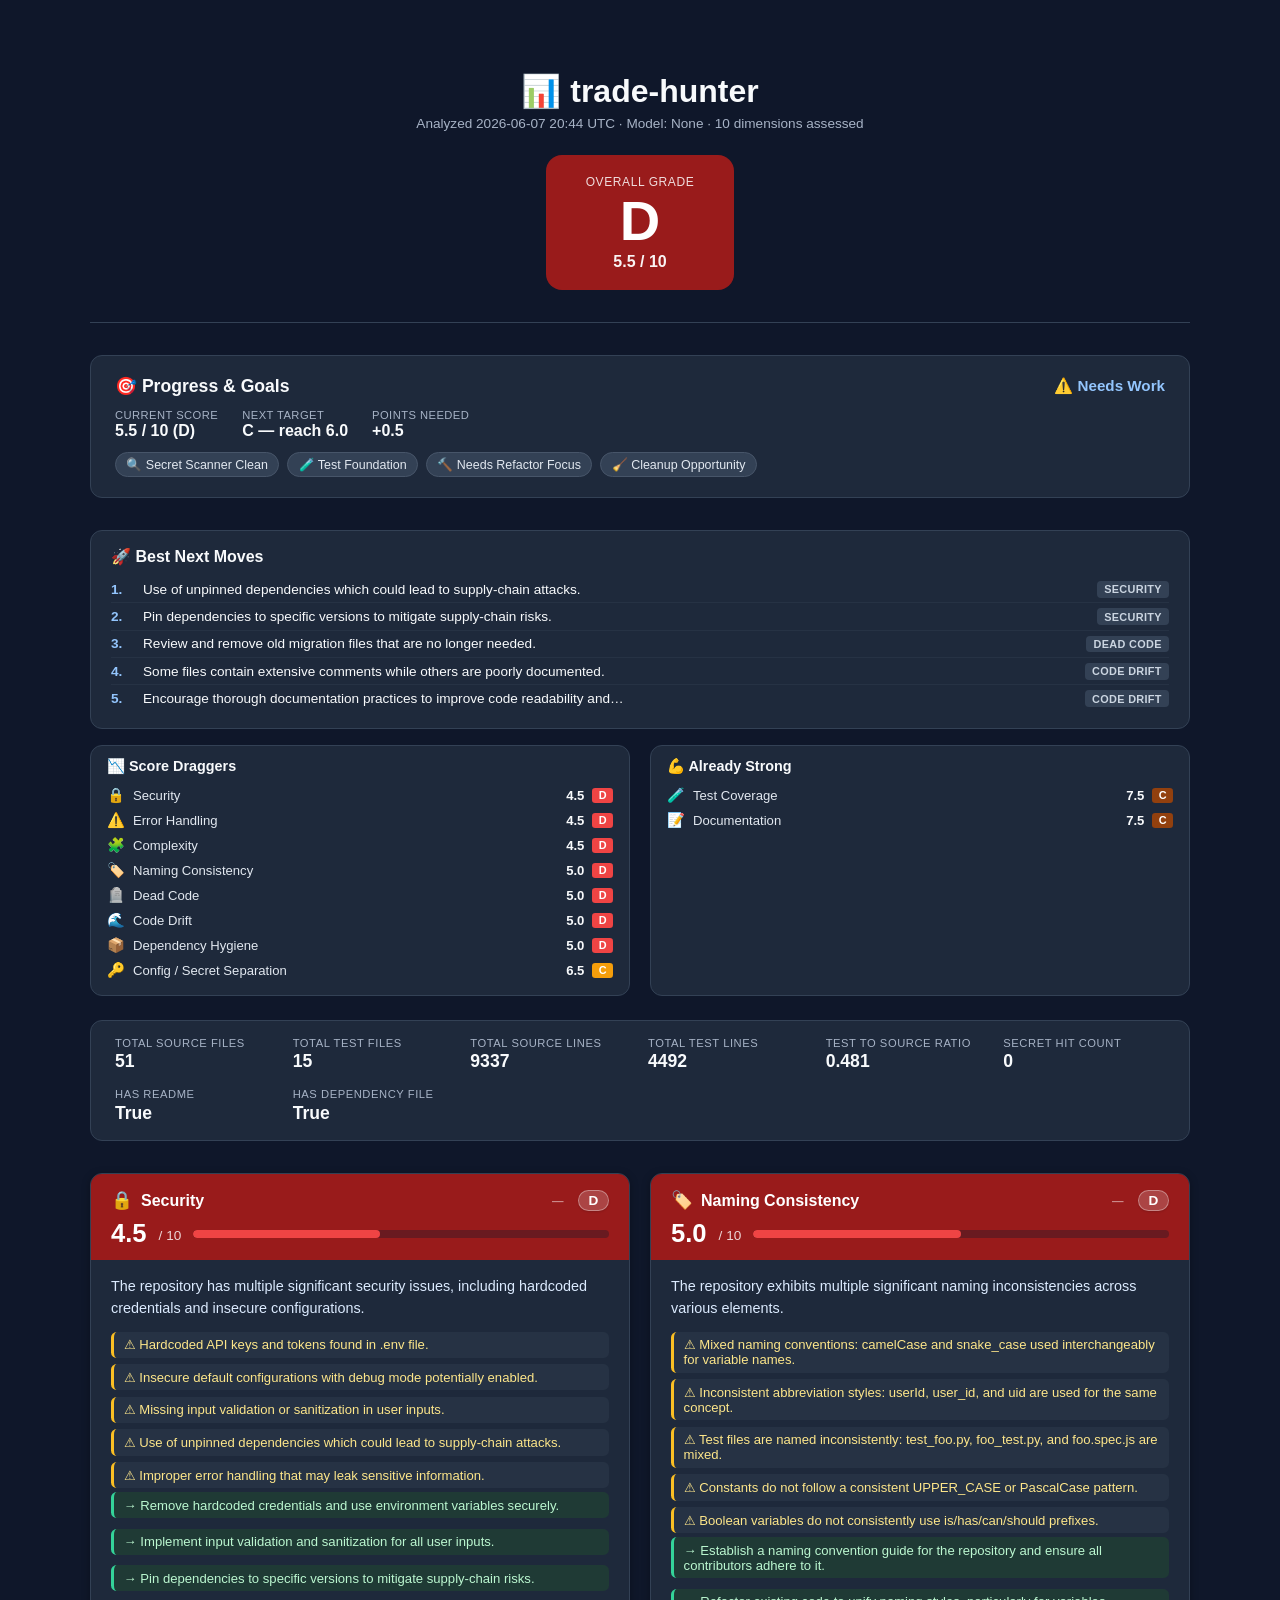
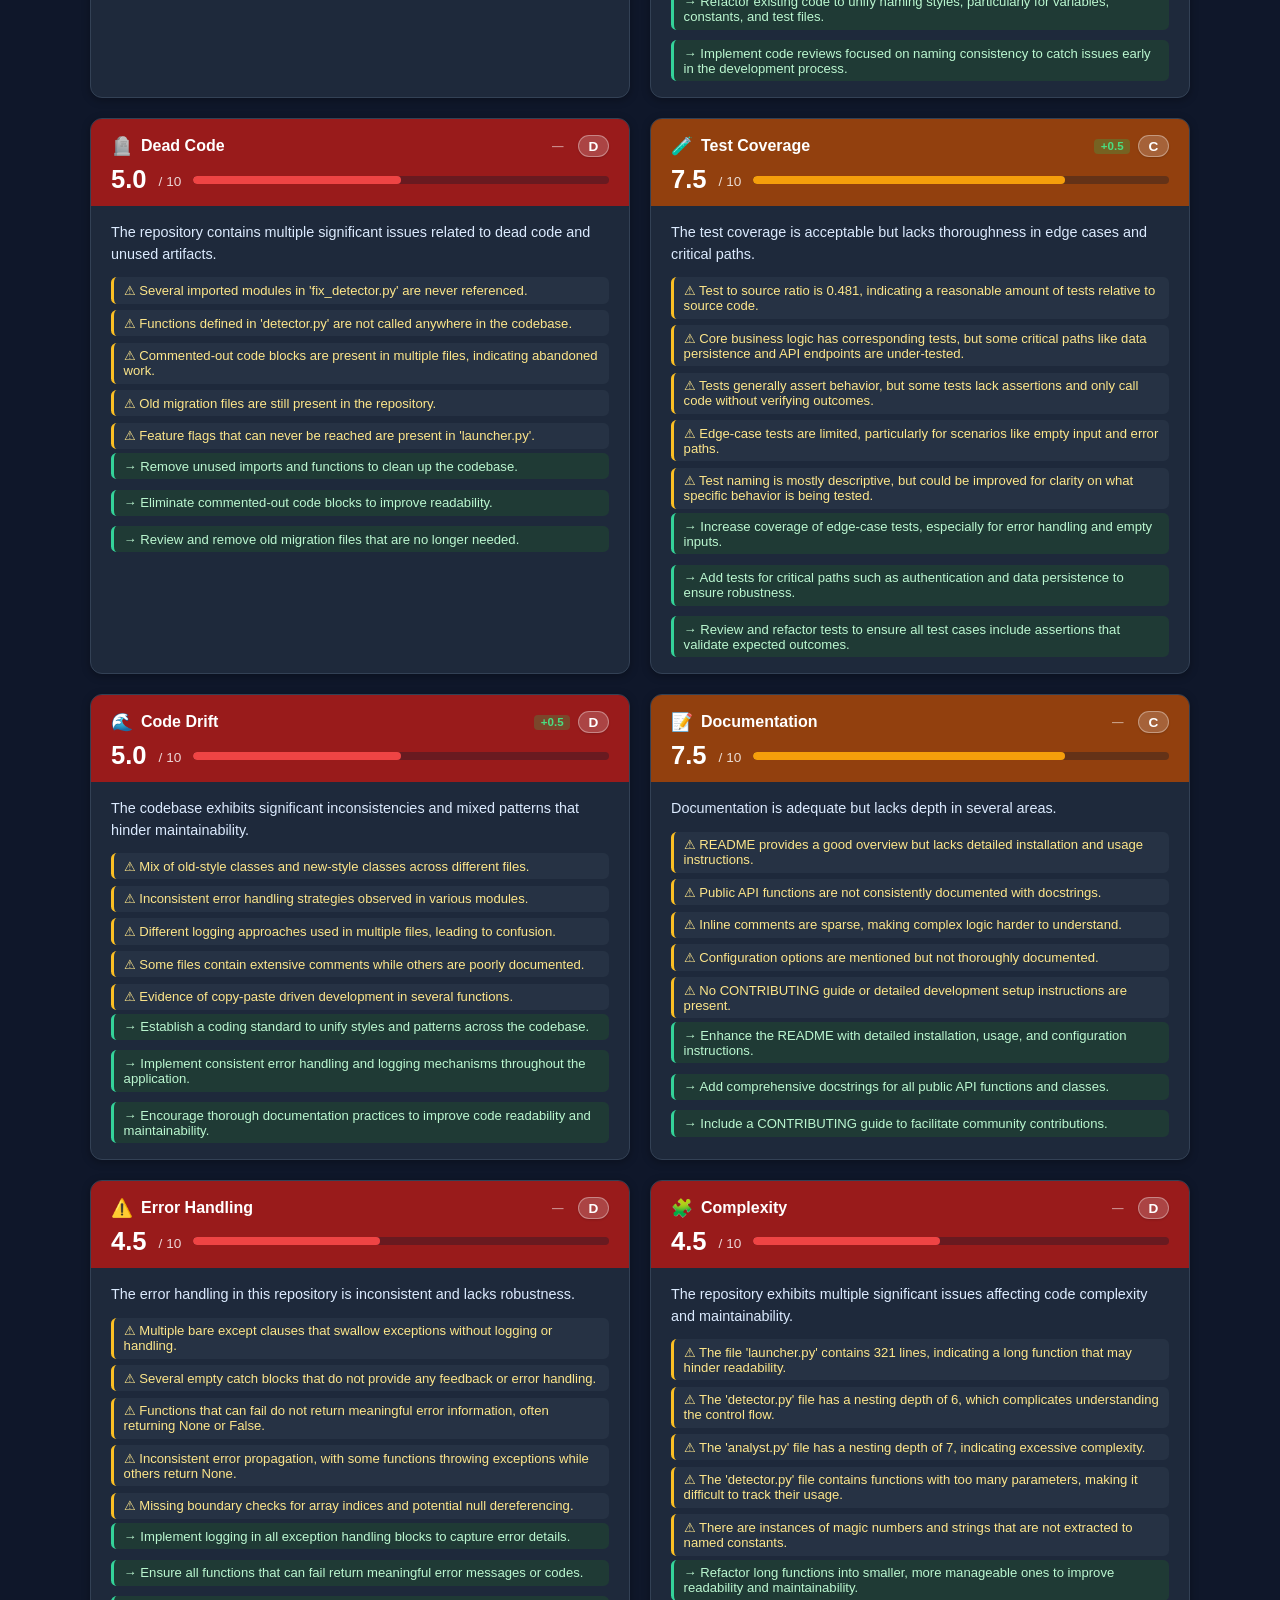
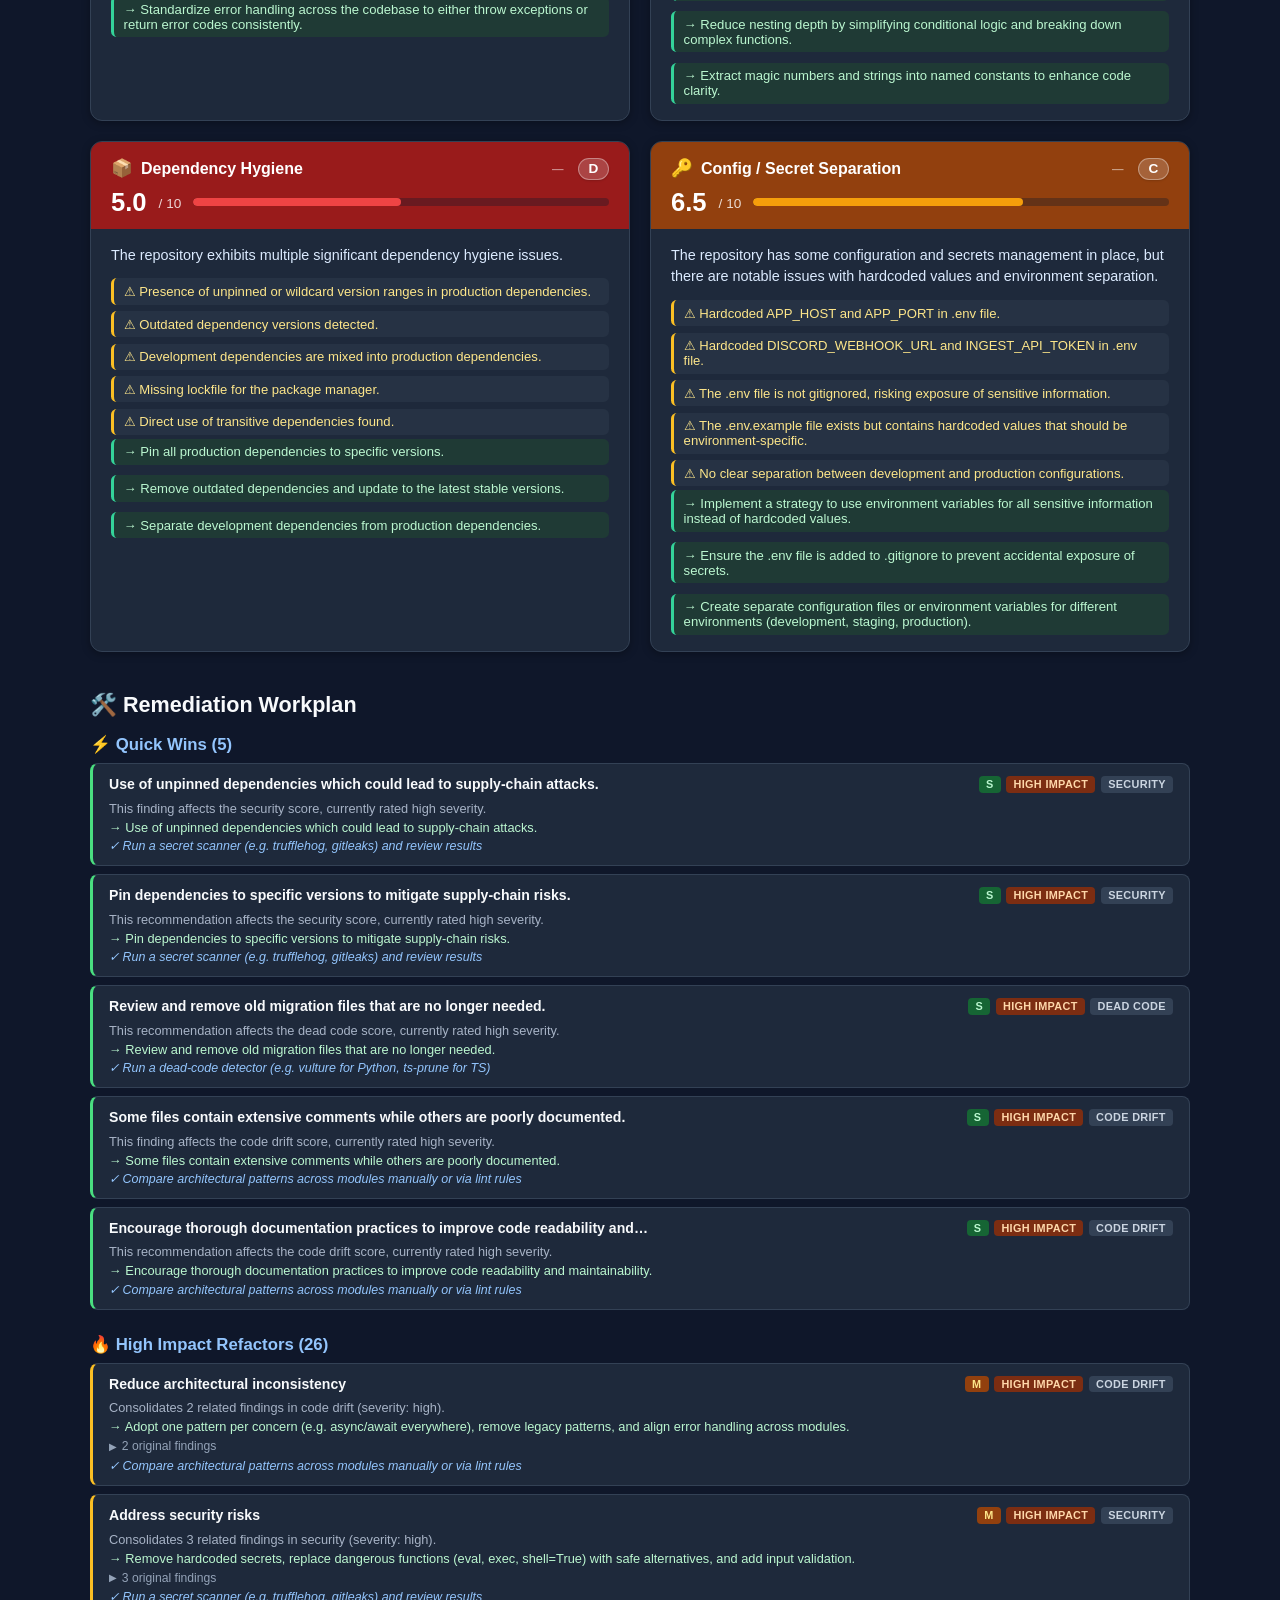
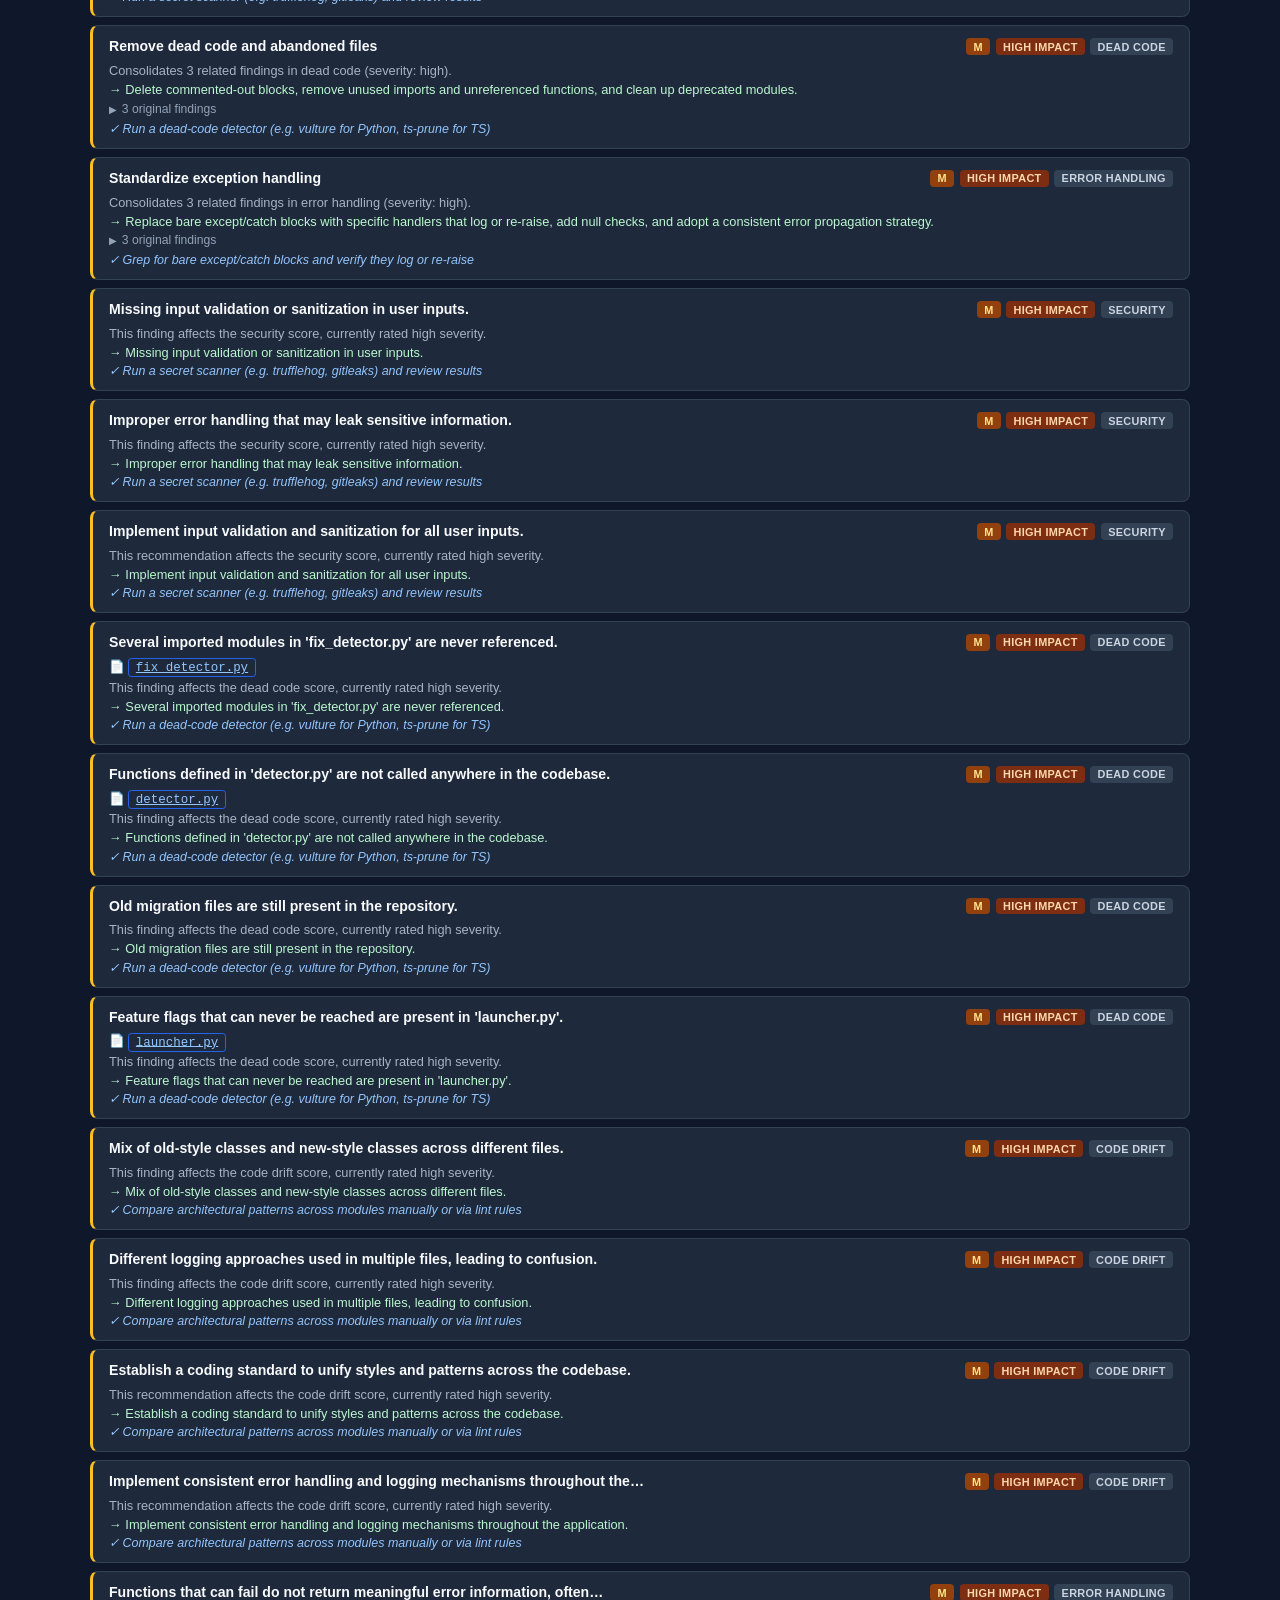
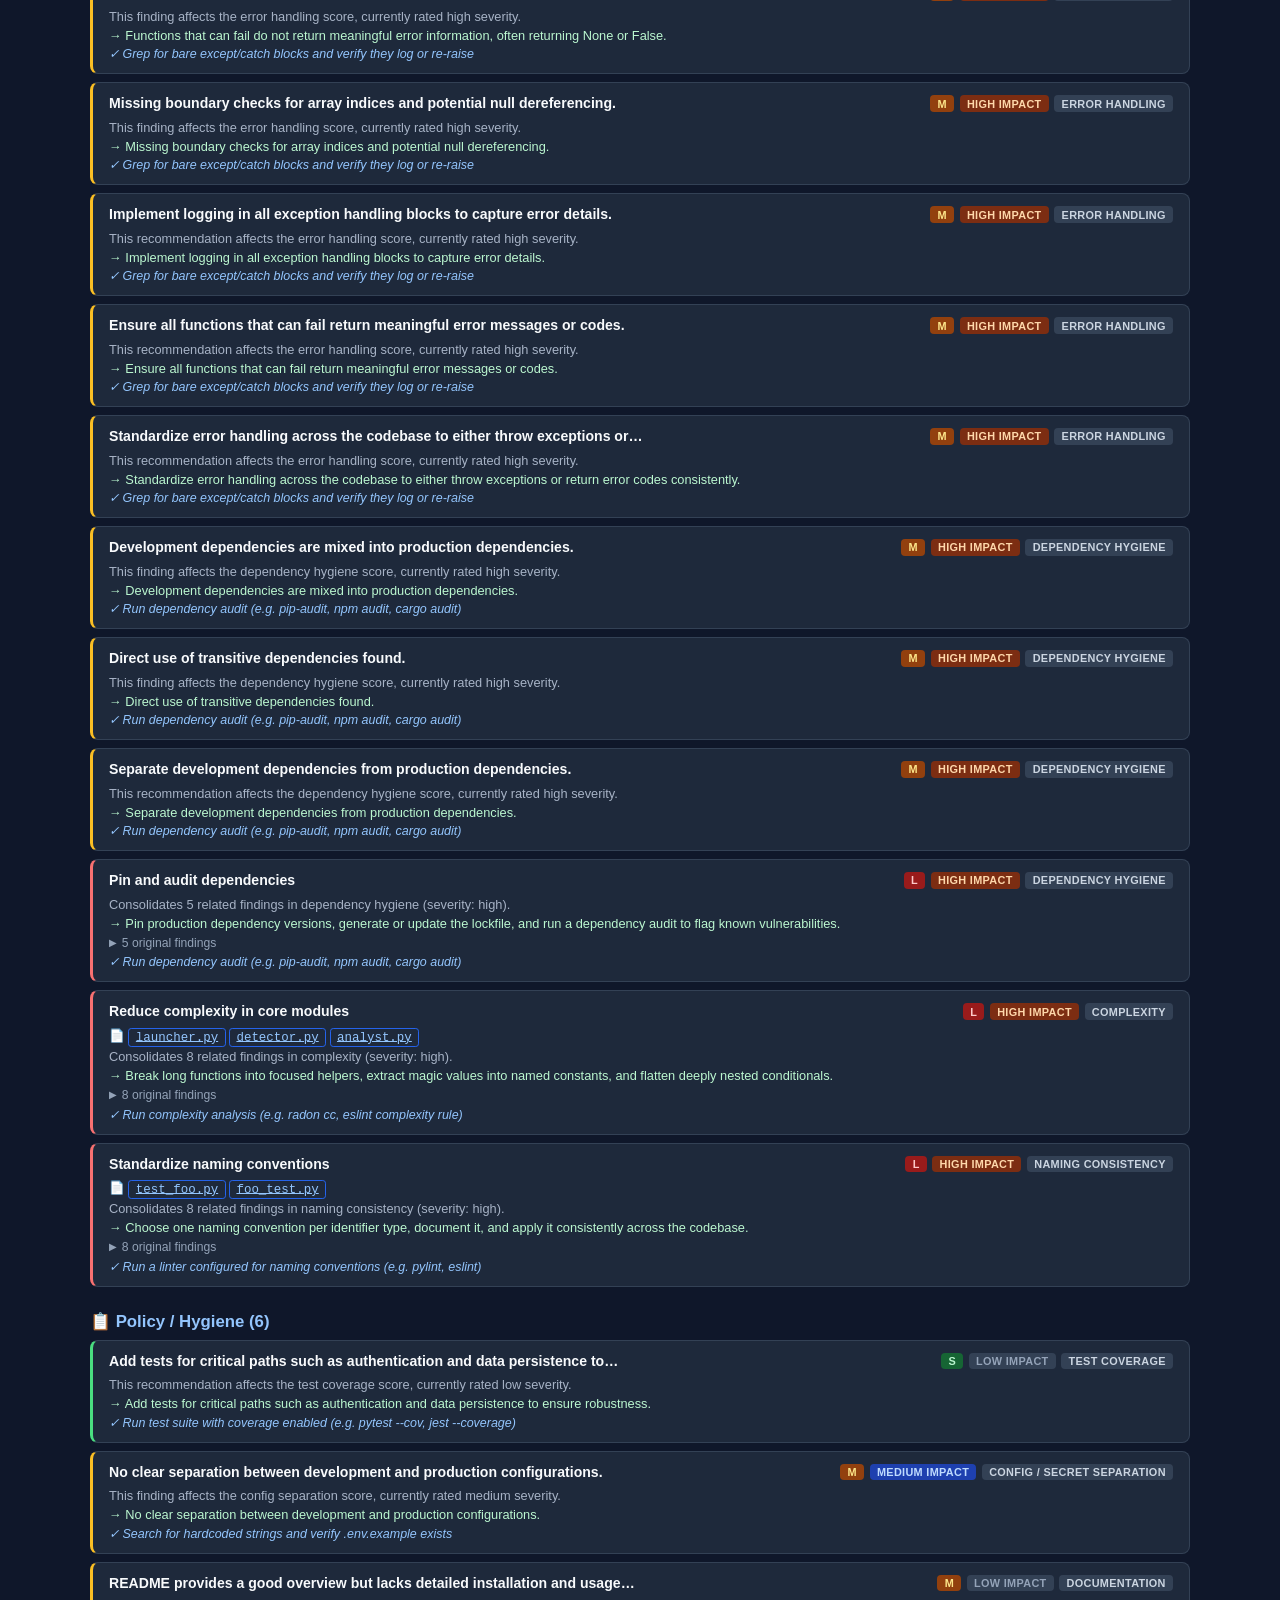
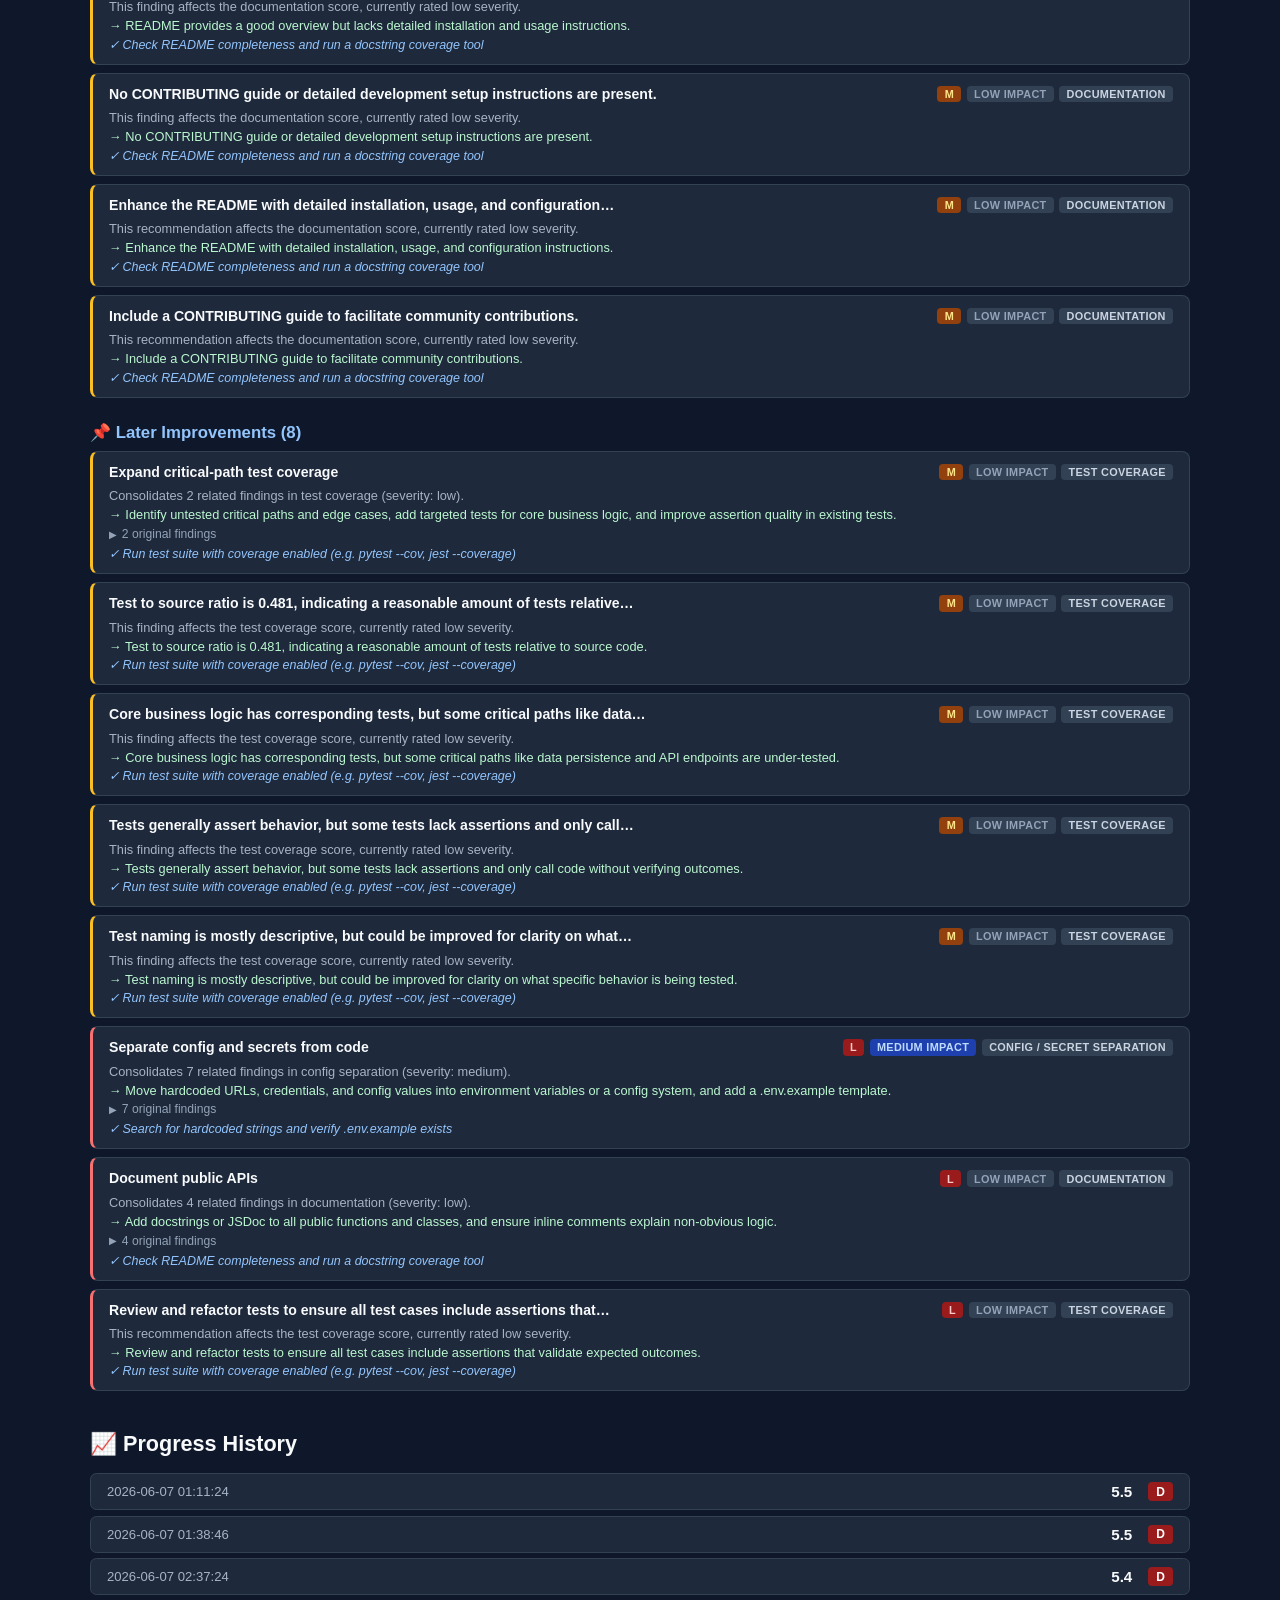
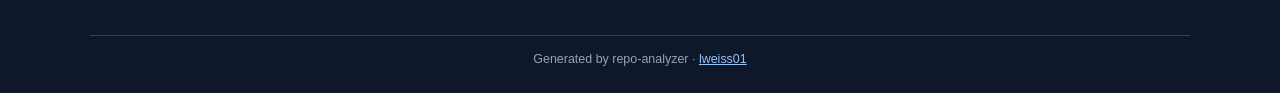
<file: .repo-report/trade-hunter_2026-06-07_16-44-34.html>
<!DOCTYPE html>
<html lang="en">
<head>
  <meta charset="UTF-8"/>
  <meta name="viewport" content="width=device-width, initial-scale=1.0"/>
  <title>Repo Report — trade-hunter</title>
  <style>
    *, *::before, *::after { box-sizing: border-box; margin: 0; padding: 0; }
    body {
      font-family: -apple-system, BlinkMacSystemFont, "Segoe UI", Roboto, sans-serif;
      background: #0f172a;
      color: #f8fafc;
      min-height: 100vh;
      padding: 2rem 1rem;
    }
    a { color: #93c5fd; }
    .container { max-width: 1100px; margin: 0 auto; }

    .hero {
      text-align: center;
      padding: 2.5rem 1rem 2rem;
      border-bottom: 1px solid #334155;
      margin-bottom: 2rem;
    }
    .hero h1 { font-size: 2rem; font-weight: 700; color: #f8fafc; }
    .hero .meta { color: #a7b3c6; font-size: 0.85rem; margin-top: 0.4rem; }

    .overall-badge {
      display: inline-flex; flex-direction: column; align-items: center;
      background: #991b1b;
      color: #ffffff;
      border-radius: 1rem;
      padding: 1.2rem 2.5rem;
      margin: 1.5rem auto 0;
      gap: 0.25rem;
    }
    .overall-grade { font-size: 3.5rem; font-weight: 800; line-height: 1; }
    .overall-score { font-size: 1rem; font-weight: 600; opacity: 0.95; }
    .overall-label { font-size: 0.75rem; opacity: 0.85; text-transform: uppercase; letter-spacing: 0.05em; }

    .stats-bar {
      display: grid;
      grid-template-columns: repeat(auto-fit, minmax(140px, 1fr));
      gap: 1rem;
      background: #1e293b;
      border: 1px solid #334155;
      border-radius: 0.75rem;
      padding: 1rem 1.5rem; margin-bottom: 2rem;
    }
    .stat-item { display: flex; flex-direction: column; gap: 0.15rem; }
    .stat-label { font-size: 0.7rem; text-transform: uppercase; letter-spacing: 0.05em; color: #a7b3c6; }
    .stat-value { font-size: 1.1rem; font-weight: 700; color: #f8fafc; }

    .cards-grid {
      display: grid;
      grid-template-columns: repeat(auto-fill, minmax(480px, 1fr));
      gap: 1.25rem;
    }

    .card {
      background: #1e293b;
      border: 1px solid #334155;
      border-radius: 0.75rem;
      overflow: hidden;
      box-shadow: 0 2px 8px rgba(0,0,0,0.3);
    }
    .card-header { padding: 1rem 1.25rem 0.75rem; }
    .card-title-row {
      display: flex; align-items: center; gap: 0.5rem;
      margin-bottom: 0.5rem;
    }
    .dim-icon { font-size: 1.1rem; }
    .dim-label { font-size: 1rem; font-weight: 600; flex: 1; }
    .score-delta {
      font-size: 0.72rem; font-weight: 700; padding: 0.1rem 0.4rem;
      border-radius: 0.25rem; margin-left: auto;
    }
    .delta-up { background: rgba(34,197,94,0.25); color: #4ade80; }
    .delta-down { background: rgba(239,68,68,0.25); color: #f87171; }
    .delta-flat { color: rgba(255,255,255,0.5); }
    .grade-badge {
      font-size: 0.85rem; font-weight: 800;
      padding: 0.15rem 0.6rem; border-radius: 9999px;
      background: rgba(255,255,255,0.18);
      border: 1px solid rgba(255,255,255,0.35);
      box-shadow: 0 1px 2px rgba(0,0,0,0.15);
    }
    .score-row {
      display: flex; align-items: center; gap: 0.75rem;
    }
    .score-num { font-size: 1.6rem; font-weight: 800; }
    .score-denom { font-size: 0.85rem; color: rgba(255,255,255,0.82); margin-top: 0.2rem; }
    .score-bar-track {
      flex: 1; height: 8px; background: rgba(15,23,42,0.35);
      border-radius: 9999px; overflow: hidden;
    }
    .score-bar-fill { height: 100%; border-radius: 9999px; transition: width 0.3s; }

    .card-body { padding: 1rem 1.25rem; }
    .summary-text { font-size: 0.9rem; color: #dbeafe; margin-bottom: 0.75rem; line-height: 1.5; }

    .finding-list, .rec-list { list-style: none; display: flex; flex-direction: column; gap: 0.4rem; }
    .finding-item {
      font-size: 0.82rem; color: #fde68a; background: #263244;
      padding: 0.35rem 0.6rem; border-radius: 0.35rem; border-left: 3px solid #fbbf24;
    }
    .finding-item.muted { color: #a7b3c6; background: #263244; border-color: #475569; }
    .rec-item {
      font-size: 0.82rem; color: #bbf7d0; background: #1f3a35;
      padding: 0.35rem 0.6rem; border-radius: 0.35rem; border-left: 3px solid #34d399;
      margin-top: 0.25rem;
    }

    .footer {
      text-align: center; color: #94a3b8;
      font-size: 0.78rem; margin-top: 2.5rem; padding-top: 1rem;
      border-top: 1px solid #334155;
    }

    /* --- Progress panel --- */
    .progress-panel {
      background: #1e293b; border: 1px solid #334155; border-radius: 0.75rem;
      padding: 1.25rem 1.5rem; margin-bottom: 2rem;
    }
    .progress-panel-header {
      display: flex; justify-content: space-between; align-items: center;
      margin-bottom: 0.75rem;
    }
    .progress-title { font-size: 1.1rem; font-weight: 700; color: #f8fafc; }
    .progress-level { font-size: 0.95rem; font-weight: 600; color: #93c5fd; }
    .progress-body { display: flex; flex-wrap: wrap; gap: 1.5rem; margin-bottom: 0.75rem; }
    .progress-stat { display: flex; flex-direction: column; gap: 0.1rem; }
    .progress-stat-label { font-size: 0.7rem; text-transform: uppercase; letter-spacing: 0.04em; color: #a7b3c6; }
    .progress-stat-value { font-size: 1rem; font-weight: 600; color: #f8fafc; }
    .badges-row { display: flex; flex-wrap: wrap; gap: 0.5rem; margin-top: 0.5rem; }
    .badge-chip {
      font-size: 0.78rem; padding: 0.25rem 0.65rem; border-radius: 9999px;
      background: #334155; color: #e2e8f0; border: 1px solid #475569;
    }

    /* --- Workplan --- */
    .workplan-section, .history-section { margin-top: 2.5rem; }
    .section-title { font-size: 1.35rem; font-weight: 700; color: #f8fafc; margin-bottom: 1rem; }
    .wp-category { margin-bottom: 1.5rem; }
    .wp-cat-title { font-size: 1.05rem; font-weight: 600; color: #93c5fd; margin-bottom: 0.5rem; }
    .wp-task {
      background: #1e293b; border: 1px solid #334155; border-radius: 0.5rem;
      padding: 0.75rem 1rem; margin-bottom: 0.5rem;
      border-left: 3px solid #475569;
    }
    .wp-task.effort-border-small { border-left-color: #4ade80; }
    .wp-task.effort-border-medium { border-left-color: #fbbf24; }
    .wp-task.effort-border-large { border-left-color: #f87171; }
    .wp-task-header { display: flex; justify-content: space-between; align-items: flex-start; gap: 0.5rem; flex-wrap: wrap; }
    .wp-task-title { font-size: 0.88rem; font-weight: 600; color: #f8fafc; flex: 1; min-width: 200px; }
    .wp-meta-chips { display: flex; gap: 0.35rem; flex-wrap: wrap; }
    .wp-chip {
      font-size: 0.68rem; padding: 0.15rem 0.45rem; border-radius: 0.25rem;
      font-weight: 600; text-transform: uppercase; letter-spacing: 0.03em;
    }
    .effort-small { background: #166534; color: #bbf7d0; }
    .effort-medium { background: #92400e; color: #fde68a; }
    .effort-large { background: #991b1b; color: #fecaca; }
    .impact-low { background: #334155; color: #94a3b8; }
    .impact-medium { background: #1e40af; color: #bfdbfe; }
    .impact-high { background: #7c2d12; color: #fed7aa; }
    .dim-chip { background: #334155; color: #cbd5e1; }
    .wp-task-body { margin-top: 0.5rem; }
    .wp-evidence { font-size: 0.78rem; color: #e2e8f0; margin-bottom: 0.3rem; }
    .wp-file-chip {
      font-family: 'SF Mono', 'Fira Code', 'Consolas', monospace; text-decoration: none
      font-size: 0.72rem; padding: 0.1rem 0.4rem; border-radius: 0.2rem; text-decoration: none
      background: #1e3a5f; color: #93c5fd; border: 1px solid #2563eb; text-decoration: none
      text-decoration: none;
    }
    .wp-file-chip:hover {
      background: #2563eb; color: #fff; border-color: #3b82f6; text-decoration: none
    }
    .wp-why { font-size: 0.8rem; color: #a7b3c6; margin-bottom: 0.25rem; }
    .wp-fix { font-size: 0.8rem; color: #bbf7d0; margin-bottom: 0.2rem; }
    .wp-validate { font-size: 0.78rem; color: #93c5fd; font-style: italic; }
    .wp-empty-state {
      font-size: 0.85rem; color: #a7b3c6; font-style: italic;
      padding: 0.5rem 0;
    }
    .wp-sources { margin: 0.3rem 0; }
    .wp-sources-toggle {
      font-size: 0.76rem; color: #94a3b8; cursor: pointer;
      list-style: none; display: flex; align-items: center; gap: 0.3rem;
    }
    .wp-sources-toggle::before { content: '▶'; font-size: 0.6rem; transition: transform 0.15s; }
    details[open] > .wp-sources-toggle::before { transform: rotate(90deg); }
    .wp-sources-list {
      list-style: none; margin-top: 0.3rem;
      display: flex; flex-direction: column; gap: 0.2rem;
    }
    .wp-source-item {
      font-size: 0.76rem; color: #cbd5e1; background: #263244;
      padding: 0.25rem 0.5rem; border-radius: 0.25rem;
      border-left: 2px solid #475569;
    }

    /* --- Next fixes --- */
    .next-fixes-panel {
      background: #1e293b; border: 1px solid #334155; border-radius: 0.75rem;
      padding: 1rem 1.25rem; margin-bottom: 1rem;
    }
    .nf-title { font-size: 1rem; font-weight: 700; color: #f8fafc; margin-bottom: 0.6rem; }
    .nf-row {
      display: flex; align-items: center; gap: 0.5rem;
      padding: 0.3rem 0; border-bottom: 1px solid #263244;
    }
    .nf-row:last-child { border-bottom: none; }
    .nf-num { font-size: 0.85rem; font-weight: 700; color: #93c5fd; min-width: 1.5rem; }
    .nf-text { font-size: 0.85rem; color: #f8fafc; flex: 1; }
    .nf-evidence {
      font-family: 'SF Mono', 'Fira Code', 'Consolas', monospace;
      font-size: 0.72rem; color: #93c5fd; background: #1e3a5f;
      padding: 0.1rem 0.35rem; border-radius: 0.2rem; margin-left: 0.3rem;
    }

    /* --- Dimension breakdown --- */
    .breakdown-panel {
      display: flex; gap: 1.25rem; flex-wrap: wrap; margin-bottom: 1.5rem;
    }
    .bd-col {
      flex: 1; min-width: 280px; background: #1e293b;
      border: 1px solid #334155; border-radius: 0.75rem;
      padding: 0.75rem 1rem;
    }
    .bd-heading { font-size: 0.9rem; font-weight: 600; color: #f8fafc; margin-bottom: 0.5rem; }
    .bd-row { display: flex; align-items: center; gap: 0.5rem; padding: 0.25rem 0; }
    .bd-icon { font-size: 0.9rem; }
    .bd-label { font-size: 0.82rem; color: #e2e8f0; flex: 1; }
    .bd-score { font-size: 0.82rem; font-weight: 700; color: #f8fafc; }
    .bd-grade {
      font-size: 0.68rem; font-weight: 800; padding: 0.1rem 0.4rem;
      border-radius: 0.2rem; color: #fff;
    }

    /* --- History --- */
    .history-list { display: flex; flex-direction: column; gap: 0.35rem; }
    .history-row {
      display: flex; align-items: center; gap: 1rem;
      background: #1e293b; border: 1px solid #334155; border-radius: 0.4rem;
      padding: 0.5rem 1rem;
    }
    .history-date { font-size: 0.82rem; color: #a7b3c6; flex: 1; }
    .history-score { font-size: 0.95rem; font-weight: 700; color: #f8fafc; }
    .history-grade {
      font-size: 0.75rem; font-weight: 800; padding: 0.15rem 0.5rem;
      border-radius: 0.25rem; color: #fff;
    }
  </style>
</head>
<body>
  <div class="container">
    <div class="hero">
      <h1>📊 trade-hunter</h1>
      <div class="meta">Analyzed 2026-06-07 20:44 UTC · Model: None · 10 dimensions assessed</div>
      <div class="overall-badge">
        <span class="overall-label">Overall Grade</span>
        <span class="overall-grade">D</span>
        <span class="overall-score">5.5 / 10</span>
      </div>
    </div>

    
    <div class="progress-panel">
      <div class="progress-panel-header">
        <span class="progress-title">🎯 Progress &amp; Goals</span>
        <span class="progress-level">⚠️ Needs Work</span>
      </div>
      <div class="progress-body">
        <div class="progress-stat">
          <span class="progress-stat-label">Current Score</span>
          <span class="progress-stat-value">5.5 / 10 (D)</span>
        </div>
        <div class="progress-stat">
          <span class="progress-stat-label">Next Target</span>
          <span class="progress-stat-value">C — reach 6.0</span>
        </div>
        <div class="progress-stat">
          <span class="progress-stat-label">Points Needed</span>
          <span class="progress-stat-value">+0.5</span>
        </div>
      </div>
      <div class="badges-row"><span class="badge-chip" title="Static scanner found no secrets, but AI review flagged potential issues">🔍 Secret Scanner Clean</span><span class="badge-chip" title="Test coverage scored 7.5/10">🧪 Test Foundation</span><span class="badge-chip" title="Complexity scored 4.5/10 — room to simplify">🔨 Needs Refactor Focus</span><span class="badge-chip" title="Dead code scored 5.0/10 — trim the unused">🧹 Cleanup Opportunity</span></div>
    </div>
    
    <div class="next-fixes-panel">
      <h3 class="nf-title">🚀 Best Next Moves</h3>
      
        <div class="nf-row">
          <span class="nf-num">1.</span>
          <span class="nf-text">Use of unpinned dependencies which could lead to supply-chain attacks.</span>
          <span class="wp-chip dim-chip">Security</span>
        </div>
        <div class="nf-row">
          <span class="nf-num">2.</span>
          <span class="nf-text">Pin dependencies to specific versions to mitigate supply-chain risks.</span>
          <span class="wp-chip dim-chip">Security</span>
        </div>
        <div class="nf-row">
          <span class="nf-num">3.</span>
          <span class="nf-text">Review and remove old migration files that are no longer needed.</span>
          <span class="wp-chip dim-chip">Dead Code</span>
        </div>
        <div class="nf-row">
          <span class="nf-num">4.</span>
          <span class="nf-text">Some files contain extensive comments while others are poorly documented.</span>
          <span class="wp-chip dim-chip">Code Drift</span>
        </div>
        <div class="nf-row">
          <span class="nf-num">5.</span>
          <span class="nf-text">Encourage thorough documentation practices to improve code readability and…</span>
          <span class="wp-chip dim-chip">Code Drift</span>
        </div>
    </div>
    
    <div class="breakdown-panel">
      
        <div class="bd-col">
          <h4 class="bd-heading">📉 Score Draggers</h4>
          
        <div class="bd-row">
          <span class="bd-icon">🔒</span>
          <span class="bd-label">Security</span>
          <span class="bd-score">4.5</span>
          <span class="bd-grade" style="background:#ef4444;">D</span>
        </div>
        <div class="bd-row">
          <span class="bd-icon">⚠️</span>
          <span class="bd-label">Error Handling</span>
          <span class="bd-score">4.5</span>
          <span class="bd-grade" style="background:#ef4444;">D</span>
        </div>
        <div class="bd-row">
          <span class="bd-icon">🧩</span>
          <span class="bd-label">Complexity</span>
          <span class="bd-score">4.5</span>
          <span class="bd-grade" style="background:#ef4444;">D</span>
        </div>
        <div class="bd-row">
          <span class="bd-icon">🏷️</span>
          <span class="bd-label">Naming Consistency</span>
          <span class="bd-score">5.0</span>
          <span class="bd-grade" style="background:#ef4444;">D</span>
        </div>
        <div class="bd-row">
          <span class="bd-icon">🪦</span>
          <span class="bd-label">Dead Code</span>
          <span class="bd-score">5.0</span>
          <span class="bd-grade" style="background:#ef4444;">D</span>
        </div>
        <div class="bd-row">
          <span class="bd-icon">🌊</span>
          <span class="bd-label">Code Drift</span>
          <span class="bd-score">5.0</span>
          <span class="bd-grade" style="background:#ef4444;">D</span>
        </div>
        <div class="bd-row">
          <span class="bd-icon">📦</span>
          <span class="bd-label">Dependency Hygiene</span>
          <span class="bd-score">5.0</span>
          <span class="bd-grade" style="background:#ef4444;">D</span>
        </div>
        <div class="bd-row">
          <span class="bd-icon">🔑</span>
          <span class="bd-label">Config / Secret Separation</span>
          <span class="bd-score">6.5</span>
          <span class="bd-grade" style="background:#f59e0b;">C</span>
        </div>
        </div>
        <div class="bd-col">
          <h4 class="bd-heading">💪 Already Strong</h4>
          
        <div class="bd-row">
          <span class="bd-icon">🧪</span>
          <span class="bd-label">Test Coverage</span>
          <span class="bd-score">7.5</span>
          <span class="bd-grade" style="background:#92400e;">C</span>
        </div>
        <div class="bd-row">
          <span class="bd-icon">📝</span>
          <span class="bd-label">Documentation</span>
          <span class="bd-score">7.5</span>
          <span class="bd-grade" style="background:#92400e;">C</span>
        </div>
        </div>
    </div>

    <div class="stats-bar">
      <div class="stat-item"><span class="stat-label">Total Source Files</span><span class="stat-value">51</span></div><div class="stat-item"><span class="stat-label">Total Test Files</span><span class="stat-value">15</span></div><div class="stat-item"><span class="stat-label">Total Source Lines</span><span class="stat-value">9337</span></div><div class="stat-item"><span class="stat-label">Total Test Lines</span><span class="stat-value">4492</span></div><div class="stat-item"><span class="stat-label">Test To Source Ratio</span><span class="stat-value">0.481</span></div><div class="stat-item"><span class="stat-label">Secret Hit Count</span><span class="stat-value">0</span></div><div class="stat-item"><span class="stat-label">Has Readme</span><span class="stat-value">True</span></div><div class="stat-item"><span class="stat-label">Has Dependency File</span><span class="stat-value">True</span></div>
    </div>

    <div class="cards-grid">
      
        <div class="card">
          <div class="card-header" style="background:#991b1b; color:#ffffff;">
            <div class="card-title-row">
              <span class="dim-icon">🔒</span>
              <span class="dim-label">Security</span>
              <span class="score-delta delta-flat">—</span>
              <span class="grade-badge" style="color:#ffffff;">D</span>
            </div>
            <div class="score-row">
              <span class="score-num" style="color:#ffffff;">4.5</span>
              <span class="score-denom"> / 10</span>
              
      <div class="score-bar-track">
        <div class="score-bar-fill" style="width:45%; background:#ef4444;"></div>
      </div>
            </div>
          </div>
          <div class="card-body">
            <p class="summary-text">The repository has multiple significant security issues, including hardcoded credentials and insecure configurations.</p>
            <ul class='finding-list'><li class="finding-item">⚠ Hardcoded API keys and tokens found in .env file.</li><li class="finding-item">⚠ Insecure default configurations with debug mode potentially enabled.</li><li class="finding-item">⚠ Missing input validation or sanitization in user inputs.</li><li class="finding-item">⚠ Use of unpinned dependencies which could lead to supply-chain attacks.</li><li class="finding-item">⚠ Improper error handling that may leak sensitive information.</li></ul>
            <ul class='rec-list'><li class="rec-item">→ Remove hardcoded credentials and use environment variables securely.</li><li class="rec-item">→ Implement input validation and sanitization for all user inputs.</li><li class="rec-item">→ Pin dependencies to specific versions to mitigate supply-chain risks.</li></ul>
          </div>
        </div>
        <div class="card">
          <div class="card-header" style="background:#991b1b; color:#ffffff;">
            <div class="card-title-row">
              <span class="dim-icon">🏷️</span>
              <span class="dim-label">Naming Consistency</span>
              <span class="score-delta delta-flat">—</span>
              <span class="grade-badge" style="color:#ffffff;">D</span>
            </div>
            <div class="score-row">
              <span class="score-num" style="color:#ffffff;">5.0</span>
              <span class="score-denom"> / 10</span>
              
      <div class="score-bar-track">
        <div class="score-bar-fill" style="width:50%; background:#ef4444;"></div>
      </div>
            </div>
          </div>
          <div class="card-body">
            <p class="summary-text">The repository exhibits multiple significant naming inconsistencies across various elements.</p>
            <ul class='finding-list'><li class="finding-item">⚠ Mixed naming conventions: camelCase and snake_case used interchangeably for variable names.</li><li class="finding-item">⚠ Inconsistent abbreviation styles: userId, user_id, and uid are used for the same concept.</li><li class="finding-item">⚠ Test files are named inconsistently: test_foo.py, foo_test.py, and foo.spec.js are mixed.</li><li class="finding-item">⚠ Constants do not follow a consistent UPPER_CASE or PascalCase pattern.</li><li class="finding-item">⚠ Boolean variables do not consistently use is/has/can/should prefixes.</li></ul>
            <ul class='rec-list'><li class="rec-item">→ Establish a naming convention guide for the repository and ensure all contributors adhere to it.</li><li class="rec-item">→ Refactor existing code to unify naming styles, particularly for variables, constants, and test files.</li><li class="rec-item">→ Implement code reviews focused on naming consistency to catch issues early in the development process.</li></ul>
          </div>
        </div>
        <div class="card">
          <div class="card-header" style="background:#991b1b; color:#ffffff;">
            <div class="card-title-row">
              <span class="dim-icon">🪦</span>
              <span class="dim-label">Dead Code</span>
              <span class="score-delta delta-flat">—</span>
              <span class="grade-badge" style="color:#ffffff;">D</span>
            </div>
            <div class="score-row">
              <span class="score-num" style="color:#ffffff;">5.0</span>
              <span class="score-denom"> / 10</span>
              
      <div class="score-bar-track">
        <div class="score-bar-fill" style="width:50%; background:#ef4444;"></div>
      </div>
            </div>
          </div>
          <div class="card-body">
            <p class="summary-text">The repository contains multiple significant issues related to dead code and unused artifacts.</p>
            <ul class='finding-list'><li class="finding-item">⚠ Several imported modules in 'fix_detector.py' are never referenced.</li><li class="finding-item">⚠ Functions defined in 'detector.py' are not called anywhere in the codebase.</li><li class="finding-item">⚠ Commented-out code blocks are present in multiple files, indicating abandoned work.</li><li class="finding-item">⚠ Old migration files are still present in the repository.</li><li class="finding-item">⚠ Feature flags that can never be reached are present in 'launcher.py'.</li></ul>
            <ul class='rec-list'><li class="rec-item">→ Remove unused imports and functions to clean up the codebase.</li><li class="rec-item">→ Eliminate commented-out code blocks to improve readability.</li><li class="rec-item">→ Review and remove old migration files that are no longer needed.</li></ul>
          </div>
        </div>
        <div class="card">
          <div class="card-header" style="background:#92400e; color:#ffffff;">
            <div class="card-title-row">
              <span class="dim-icon">🧪</span>
              <span class="dim-label">Test Coverage</span>
              <span class="score-delta delta-up">+0.5</span>
              <span class="grade-badge" style="color:#ffffff;">C</span>
            </div>
            <div class="score-row">
              <span class="score-num" style="color:#ffffff;">7.5</span>
              <span class="score-denom"> / 10</span>
              
      <div class="score-bar-track">
        <div class="score-bar-fill" style="width:75%; background:#f59e0b;"></div>
      </div>
            </div>
          </div>
          <div class="card-body">
            <p class="summary-text">The test coverage is acceptable but lacks thoroughness in edge cases and critical paths.</p>
            <ul class='finding-list'><li class="finding-item">⚠ Test to source ratio is 0.481, indicating a reasonable amount of tests relative to source code.</li><li class="finding-item">⚠ Core business logic has corresponding tests, but some critical paths like data persistence and API endpoints are under-tested.</li><li class="finding-item">⚠ Tests generally assert behavior, but some tests lack assertions and only call code without verifying outcomes.</li><li class="finding-item">⚠ Edge-case tests are limited, particularly for scenarios like empty input and error paths.</li><li class="finding-item">⚠ Test naming is mostly descriptive, but could be improved for clarity on what specific behavior is being tested.</li></ul>
            <ul class='rec-list'><li class="rec-item">→ Increase coverage of edge-case tests, especially for error handling and empty inputs.</li><li class="rec-item">→ Add tests for critical paths such as authentication and data persistence to ensure robustness.</li><li class="rec-item">→ Review and refactor tests to ensure all test cases include assertions that validate expected outcomes.</li></ul>
          </div>
        </div>
        <div class="card">
          <div class="card-header" style="background:#991b1b; color:#ffffff;">
            <div class="card-title-row">
              <span class="dim-icon">🌊</span>
              <span class="dim-label">Code Drift</span>
              <span class="score-delta delta-up">+0.5</span>
              <span class="grade-badge" style="color:#ffffff;">D</span>
            </div>
            <div class="score-row">
              <span class="score-num" style="color:#ffffff;">5.0</span>
              <span class="score-denom"> / 10</span>
              
      <div class="score-bar-track">
        <div class="score-bar-fill" style="width:50%; background:#ef4444;"></div>
      </div>
            </div>
          </div>
          <div class="card-body">
            <p class="summary-text">The codebase exhibits significant inconsistencies and mixed patterns that hinder maintainability.</p>
            <ul class='finding-list'><li class="finding-item">⚠ Mix of old-style classes and new-style classes across different files.</li><li class="finding-item">⚠ Inconsistent error handling strategies observed in various modules.</li><li class="finding-item">⚠ Different logging approaches used in multiple files, leading to confusion.</li><li class="finding-item">⚠ Some files contain extensive comments while others are poorly documented.</li><li class="finding-item">⚠ Evidence of copy-paste driven development in several functions.</li></ul>
            <ul class='rec-list'><li class="rec-item">→ Establish a coding standard to unify styles and patterns across the codebase.</li><li class="rec-item">→ Implement consistent error handling and logging mechanisms throughout the application.</li><li class="rec-item">→ Encourage thorough documentation practices to improve code readability and maintainability.</li></ul>
          </div>
        </div>
        <div class="card">
          <div class="card-header" style="background:#92400e; color:#ffffff;">
            <div class="card-title-row">
              <span class="dim-icon">📝</span>
              <span class="dim-label">Documentation</span>
              <span class="score-delta delta-flat">—</span>
              <span class="grade-badge" style="color:#ffffff;">C</span>
            </div>
            <div class="score-row">
              <span class="score-num" style="color:#ffffff;">7.5</span>
              <span class="score-denom"> / 10</span>
              
      <div class="score-bar-track">
        <div class="score-bar-fill" style="width:75%; background:#f59e0b;"></div>
      </div>
            </div>
          </div>
          <div class="card-body">
            <p class="summary-text">Documentation is adequate but lacks depth in several areas.</p>
            <ul class='finding-list'><li class="finding-item">⚠ README provides a good overview but lacks detailed installation and usage instructions.</li><li class="finding-item">⚠ Public API functions are not consistently documented with docstrings.</li><li class="finding-item">⚠ Inline comments are sparse, making complex logic harder to understand.</li><li class="finding-item">⚠ Configuration options are mentioned but not thoroughly documented.</li><li class="finding-item">⚠ No CONTRIBUTING guide or detailed development setup instructions are present.</li></ul>
            <ul class='rec-list'><li class="rec-item">→ Enhance the README with detailed installation, usage, and configuration instructions.</li><li class="rec-item">→ Add comprehensive docstrings for all public API functions and classes.</li><li class="rec-item">→ Include a CONTRIBUTING guide to facilitate community contributions.</li></ul>
          </div>
        </div>
        <div class="card">
          <div class="card-header" style="background:#991b1b; color:#ffffff;">
            <div class="card-title-row">
              <span class="dim-icon">⚠️</span>
              <span class="dim-label">Error Handling</span>
              <span class="score-delta delta-flat">—</span>
              <span class="grade-badge" style="color:#ffffff;">D</span>
            </div>
            <div class="score-row">
              <span class="score-num" style="color:#ffffff;">4.5</span>
              <span class="score-denom"> / 10</span>
              
      <div class="score-bar-track">
        <div class="score-bar-fill" style="width:45%; background:#ef4444;"></div>
      </div>
            </div>
          </div>
          <div class="card-body">
            <p class="summary-text">The error handling in this repository is inconsistent and lacks robustness.</p>
            <ul class='finding-list'><li class="finding-item">⚠ Multiple bare except clauses that swallow exceptions without logging or handling.</li><li class="finding-item">⚠ Several empty catch blocks that do not provide any feedback or error handling.</li><li class="finding-item">⚠ Functions that can fail do not return meaningful error information, often returning None or False.</li><li class="finding-item">⚠ Inconsistent error propagation, with some functions throwing exceptions while others return None.</li><li class="finding-item">⚠ Missing boundary checks for array indices and potential null dereferencing.</li></ul>
            <ul class='rec-list'><li class="rec-item">→ Implement logging in all exception handling blocks to capture error details.</li><li class="rec-item">→ Ensure all functions that can fail return meaningful error messages or codes.</li><li class="rec-item">→ Standardize error handling across the codebase to either throw exceptions or return error codes consistently.</li></ul>
          </div>
        </div>
        <div class="card">
          <div class="card-header" style="background:#991b1b; color:#ffffff;">
            <div class="card-title-row">
              <span class="dim-icon">🧩</span>
              <span class="dim-label">Complexity</span>
              <span class="score-delta delta-flat">—</span>
              <span class="grade-badge" style="color:#ffffff;">D</span>
            </div>
            <div class="score-row">
              <span class="score-num" style="color:#ffffff;">4.5</span>
              <span class="score-denom"> / 10</span>
              
      <div class="score-bar-track">
        <div class="score-bar-fill" style="width:45%; background:#ef4444;"></div>
      </div>
            </div>
          </div>
          <div class="card-body">
            <p class="summary-text">The repository exhibits multiple significant issues affecting code complexity and maintainability.</p>
            <ul class='finding-list'><li class="finding-item">⚠ The file 'launcher.py' contains 321 lines, indicating a long function that may hinder readability.</li><li class="finding-item">⚠ The 'detector.py' file has a nesting depth of 6, which complicates understanding the control flow.</li><li class="finding-item">⚠ The 'analyst.py' file has a nesting depth of 7, indicating excessive complexity.</li><li class="finding-item">⚠ The 'detector.py' file contains functions with too many parameters, making it difficult to track their usage.</li><li class="finding-item">⚠ There are instances of magic numbers and strings that are not extracted to named constants.</li></ul>
            <ul class='rec-list'><li class="rec-item">→ Refactor long functions into smaller, more manageable ones to improve readability and maintainability.</li><li class="rec-item">→ Reduce nesting depth by simplifying conditional logic and breaking down complex functions.</li><li class="rec-item">→ Extract magic numbers and strings into named constants to enhance code clarity.</li></ul>
          </div>
        </div>
        <div class="card">
          <div class="card-header" style="background:#991b1b; color:#ffffff;">
            <div class="card-title-row">
              <span class="dim-icon">📦</span>
              <span class="dim-label">Dependency Hygiene</span>
              <span class="score-delta delta-flat">—</span>
              <span class="grade-badge" style="color:#ffffff;">D</span>
            </div>
            <div class="score-row">
              <span class="score-num" style="color:#ffffff;">5.0</span>
              <span class="score-denom"> / 10</span>
              
      <div class="score-bar-track">
        <div class="score-bar-fill" style="width:50%; background:#ef4444;"></div>
      </div>
            </div>
          </div>
          <div class="card-body">
            <p class="summary-text">The repository exhibits multiple significant dependency hygiene issues.</p>
            <ul class='finding-list'><li class="finding-item">⚠ Presence of unpinned or wildcard version ranges in production dependencies.</li><li class="finding-item">⚠ Outdated dependency versions detected.</li><li class="finding-item">⚠ Development dependencies are mixed into production dependencies.</li><li class="finding-item">⚠ Missing lockfile for the package manager.</li><li class="finding-item">⚠ Direct use of transitive dependencies found.</li></ul>
            <ul class='rec-list'><li class="rec-item">→ Pin all production dependencies to specific versions.</li><li class="rec-item">→ Remove outdated dependencies and update to the latest stable versions.</li><li class="rec-item">→ Separate development dependencies from production dependencies.</li></ul>
          </div>
        </div>
        <div class="card">
          <div class="card-header" style="background:#92400e; color:#ffffff;">
            <div class="card-title-row">
              <span class="dim-icon">🔑</span>
              <span class="dim-label">Config / Secret Separation</span>
              <span class="score-delta delta-flat">—</span>
              <span class="grade-badge" style="color:#ffffff;">C</span>
            </div>
            <div class="score-row">
              <span class="score-num" style="color:#ffffff;">6.5</span>
              <span class="score-denom"> / 10</span>
              
      <div class="score-bar-track">
        <div class="score-bar-fill" style="width:65%; background:#f59e0b;"></div>
      </div>
            </div>
          </div>
          <div class="card-body">
            <p class="summary-text">The repository has some configuration and secrets management in place, but there are notable issues with hardcoded values and environment separation.</p>
            <ul class='finding-list'><li class="finding-item">⚠ Hardcoded APP_HOST and APP_PORT in .env file.</li><li class="finding-item">⚠ Hardcoded DISCORD_WEBHOOK_URL and INGEST_API_TOKEN in .env file.</li><li class="finding-item">⚠ The .env file is not gitignored, risking exposure of sensitive information.</li><li class="finding-item">⚠ The .env.example file exists but contains hardcoded values that should be environment-specific.</li><li class="finding-item">⚠ No clear separation between development and production configurations.</li></ul>
            <ul class='rec-list'><li class="rec-item">→ Implement a strategy to use environment variables for all sensitive information instead of hardcoded values.</li><li class="rec-item">→ Ensure the .env file is added to .gitignore to prevent accidental exposure of secrets.</li><li class="rec-item">→ Create separate configuration files or environment variables for different environments (development, staging, production).</li></ul>
          </div>
        </div>
    </div>

    
    <div class="workplan-section">
      <h2 class="section-title">🛠️ Remediation Workplan</h2>
      
        <div class="wp-category">
          <h3 class="wp-cat-title">⚡ Quick Wins (5)</h3>
          
            <div class="wp-task effort-border-small">
              <div class="wp-task-header">
                <span class="wp-task-title">Use of unpinned dependencies which could lead to supply-chain attacks.</span>
                <span class="wp-meta-chips">
                  <span class="wp-chip effort-small">S</span>
                  <span class="wp-chip impact-high">high impact</span>
                  <span class="wp-chip dim-chip">Security</span>
                </span>
              </div>
              <div class="wp-task-body">
                
                <p class="wp-why">This finding affects the security score, currently rated high severity.</p>
                <p class="wp-fix">→ Use of unpinned dependencies which could lead to supply-chain attacks.</p>
                
                <p class="wp-validate">✓ Run a secret scanner (e.g. trufflehog, gitleaks) and review results</p>
              </div>
            </div>
            <div class="wp-task effort-border-small">
              <div class="wp-task-header">
                <span class="wp-task-title">Pin dependencies to specific versions to mitigate supply-chain risks.</span>
                <span class="wp-meta-chips">
                  <span class="wp-chip effort-small">S</span>
                  <span class="wp-chip impact-high">high impact</span>
                  <span class="wp-chip dim-chip">Security</span>
                </span>
              </div>
              <div class="wp-task-body">
                
                <p class="wp-why">This recommendation affects the security score, currently rated high severity.</p>
                <p class="wp-fix">→ Pin dependencies to specific versions to mitigate supply-chain risks.</p>
                
                <p class="wp-validate">✓ Run a secret scanner (e.g. trufflehog, gitleaks) and review results</p>
              </div>
            </div>
            <div class="wp-task effort-border-small">
              <div class="wp-task-header">
                <span class="wp-task-title">Review and remove old migration files that are no longer needed.</span>
                <span class="wp-meta-chips">
                  <span class="wp-chip effort-small">S</span>
                  <span class="wp-chip impact-high">high impact</span>
                  <span class="wp-chip dim-chip">Dead Code</span>
                </span>
              </div>
              <div class="wp-task-body">
                
                <p class="wp-why">This recommendation affects the dead code score, currently rated high severity.</p>
                <p class="wp-fix">→ Review and remove old migration files that are no longer needed.</p>
                
                <p class="wp-validate">✓ Run a dead-code detector (e.g. vulture for Python, ts-prune for TS)</p>
              </div>
            </div>
            <div class="wp-task effort-border-small">
              <div class="wp-task-header">
                <span class="wp-task-title">Some files contain extensive comments while others are poorly documented.</span>
                <span class="wp-meta-chips">
                  <span class="wp-chip effort-small">S</span>
                  <span class="wp-chip impact-high">high impact</span>
                  <span class="wp-chip dim-chip">Code Drift</span>
                </span>
              </div>
              <div class="wp-task-body">
                
                <p class="wp-why">This finding affects the code drift score, currently rated high severity.</p>
                <p class="wp-fix">→ Some files contain extensive comments while others are poorly documented.</p>
                
                <p class="wp-validate">✓ Compare architectural patterns across modules manually or via lint rules</p>
              </div>
            </div>
            <div class="wp-task effort-border-small">
              <div class="wp-task-header">
                <span class="wp-task-title">Encourage thorough documentation practices to improve code readability and…</span>
                <span class="wp-meta-chips">
                  <span class="wp-chip effort-small">S</span>
                  <span class="wp-chip impact-high">high impact</span>
                  <span class="wp-chip dim-chip">Code Drift</span>
                </span>
              </div>
              <div class="wp-task-body">
                
                <p class="wp-why">This recommendation affects the code drift score, currently rated high severity.</p>
                <p class="wp-fix">→ Encourage thorough documentation practices to improve code readability and maintainability.</p>
                
                <p class="wp-validate">✓ Compare architectural patterns across modules manually or via lint rules</p>
              </div>
            </div>
        </div>
        <div class="wp-category">
          <h3 class="wp-cat-title">🔥 High Impact Refactors (26)</h3>
          
            <div class="wp-task effort-border-medium">
              <div class="wp-task-header">
                <span class="wp-task-title">Reduce architectural inconsistency</span>
                <span class="wp-meta-chips">
                  <span class="wp-chip effort-medium">M</span>
                  <span class="wp-chip impact-high">high impact</span>
                  <span class="wp-chip dim-chip">Code Drift</span>
                </span>
              </div>
              <div class="wp-task-body">
                
                <p class="wp-why">Consolidates 2 related findings in code drift (severity: high).</p>
                <p class="wp-fix">→ Adopt one pattern per concern (e.g. async/await everywhere), remove legacy patterns, and align error handling across modules.</p>
                <details class="wp-sources"><summary class="wp-sources-toggle">2 original findings</summary><ul class="wp-sources-list"><li class="wp-source-item">Inconsistent error handling strategies observed in various modules.</li><li class="wp-source-item">Evidence of copy-paste driven development in several functions.</li></ul></details>
                <p class="wp-validate">✓ Compare architectural patterns across modules manually or via lint rules</p>
              </div>
            </div>
            <div class="wp-task effort-border-medium">
              <div class="wp-task-header">
                <span class="wp-task-title">Address security risks</span>
                <span class="wp-meta-chips">
                  <span class="wp-chip effort-medium">M</span>
                  <span class="wp-chip impact-high">high impact</span>
                  <span class="wp-chip dim-chip">Security</span>
                </span>
              </div>
              <div class="wp-task-body">
                
                <p class="wp-why">Consolidates 3 related findings in security (severity: high).</p>
                <p class="wp-fix">→ Remove hardcoded secrets, replace dangerous functions (eval, exec, shell=True) with safe alternatives, and add input validation.</p>
                <details class="wp-sources"><summary class="wp-sources-toggle">3 original findings</summary><ul class="wp-sources-list"><li class="wp-source-item">Hardcoded API keys and tokens found in .env file.</li><li class="wp-source-item">Insecure default configurations with debug mode potentially enabled.</li><li class="wp-source-item">Remove hardcoded credentials and use environment variables securely.</li></ul></details>
                <p class="wp-validate">✓ Run a secret scanner (e.g. trufflehog, gitleaks) and review results</p>
              </div>
            </div>
            <div class="wp-task effort-border-medium">
              <div class="wp-task-header">
                <span class="wp-task-title">Remove dead code and abandoned files</span>
                <span class="wp-meta-chips">
                  <span class="wp-chip effort-medium">M</span>
                  <span class="wp-chip impact-high">high impact</span>
                  <span class="wp-chip dim-chip">Dead Code</span>
                </span>
              </div>
              <div class="wp-task-body">
                
                <p class="wp-why">Consolidates 3 related findings in dead code (severity: high).</p>
                <p class="wp-fix">→ Delete commented-out blocks, remove unused imports and unreferenced functions, and clean up deprecated modules.</p>
                <details class="wp-sources"><summary class="wp-sources-toggle">3 original findings</summary><ul class="wp-sources-list"><li class="wp-source-item">Commented-out code blocks are present in multiple files, indicating abandoned work.</li><li class="wp-source-item">Remove unused imports and functions to clean up the codebase.</li><li class="wp-source-item">Eliminate commented-out code blocks to improve readability.</li></ul></details>
                <p class="wp-validate">✓ Run a dead-code detector (e.g. vulture for Python, ts-prune for TS)</p>
              </div>
            </div>
            <div class="wp-task effort-border-medium">
              <div class="wp-task-header">
                <span class="wp-task-title">Standardize exception handling</span>
                <span class="wp-meta-chips">
                  <span class="wp-chip effort-medium">M</span>
                  <span class="wp-chip impact-high">high impact</span>
                  <span class="wp-chip dim-chip">Error Handling</span>
                </span>
              </div>
              <div class="wp-task-body">
                
                <p class="wp-why">Consolidates 3 related findings in error handling (severity: high).</p>
                <p class="wp-fix">→ Replace bare except/catch blocks with specific handlers that log or re-raise, add null checks, and adopt a consistent error propagation strategy.</p>
                <details class="wp-sources"><summary class="wp-sources-toggle">3 original findings</summary><ul class="wp-sources-list"><li class="wp-source-item">Multiple bare except clauses that swallow exceptions without logging or handling.</li><li class="wp-source-item">Several empty catch blocks that do not provide any feedback or error handling.</li><li class="wp-source-item">Inconsistent error propagation, with some functions throwing exceptions while others return None.</li></ul></details>
                <p class="wp-validate">✓ Grep for bare except/catch blocks and verify they log or re-raise</p>
              </div>
            </div>
            <div class="wp-task effort-border-medium">
              <div class="wp-task-header">
                <span class="wp-task-title">Missing input validation or sanitization in user inputs.</span>
                <span class="wp-meta-chips">
                  <span class="wp-chip effort-medium">M</span>
                  <span class="wp-chip impact-high">high impact</span>
                  <span class="wp-chip dim-chip">Security</span>
                </span>
              </div>
              <div class="wp-task-body">
                
                <p class="wp-why">This finding affects the security score, currently rated high severity.</p>
                <p class="wp-fix">→ Missing input validation or sanitization in user inputs.</p>
                
                <p class="wp-validate">✓ Run a secret scanner (e.g. trufflehog, gitleaks) and review results</p>
              </div>
            </div>
            <div class="wp-task effort-border-medium">
              <div class="wp-task-header">
                <span class="wp-task-title">Improper error handling that may leak sensitive information.</span>
                <span class="wp-meta-chips">
                  <span class="wp-chip effort-medium">M</span>
                  <span class="wp-chip impact-high">high impact</span>
                  <span class="wp-chip dim-chip">Security</span>
                </span>
              </div>
              <div class="wp-task-body">
                
                <p class="wp-why">This finding affects the security score, currently rated high severity.</p>
                <p class="wp-fix">→ Improper error handling that may leak sensitive information.</p>
                
                <p class="wp-validate">✓ Run a secret scanner (e.g. trufflehog, gitleaks) and review results</p>
              </div>
            </div>
            <div class="wp-task effort-border-medium">
              <div class="wp-task-header">
                <span class="wp-task-title">Implement input validation and sanitization for all user inputs.</span>
                <span class="wp-meta-chips">
                  <span class="wp-chip effort-medium">M</span>
                  <span class="wp-chip impact-high">high impact</span>
                  <span class="wp-chip dim-chip">Security</span>
                </span>
              </div>
              <div class="wp-task-body">
                
                <p class="wp-why">This recommendation affects the security score, currently rated high severity.</p>
                <p class="wp-fix">→ Implement input validation and sanitization for all user inputs.</p>
                
                <p class="wp-validate">✓ Run a secret scanner (e.g. trufflehog, gitleaks) and review results</p>
              </div>
            </div>
            <div class="wp-task effort-border-medium">
              <div class="wp-task-header">
                <span class="wp-task-title">Several imported modules in 'fix_detector.py' are never referenced.</span>
                <span class="wp-meta-chips">
                  <span class="wp-chip effort-medium">M</span>
                  <span class="wp-chip impact-high">high impact</span>
                  <span class="wp-chip dim-chip">Dead Code</span>
                </span>
              </div>
              <div class="wp-task-body">
                <p class="wp-evidence">📄 <a class="wp-file-chip" href="vscode://file/D:/Projects/active/trade-hunter/fix_detector.py" title="Open in VS Code">fix_detector.py</a></p>
                <p class="wp-why">This finding affects the dead code score, currently rated high severity.</p>
                <p class="wp-fix">→ Several imported modules in 'fix_detector.py' are never referenced.</p>
                
                <p class="wp-validate">✓ Run a dead-code detector (e.g. vulture for Python, ts-prune for TS)</p>
              </div>
            </div>
            <div class="wp-task effort-border-medium">
              <div class="wp-task-header">
                <span class="wp-task-title">Functions defined in 'detector.py' are not called anywhere in the codebase.</span>
                <span class="wp-meta-chips">
                  <span class="wp-chip effort-medium">M</span>
                  <span class="wp-chip impact-high">high impact</span>
                  <span class="wp-chip dim-chip">Dead Code</span>
                </span>
              </div>
              <div class="wp-task-body">
                <p class="wp-evidence">📄 <a class="wp-file-chip" href="vscode://file/D:/Projects/active/trade-hunter/detector.py" title="Open in VS Code">detector.py</a></p>
                <p class="wp-why">This finding affects the dead code score, currently rated high severity.</p>
                <p class="wp-fix">→ Functions defined in 'detector.py' are not called anywhere in the codebase.</p>
                
                <p class="wp-validate">✓ Run a dead-code detector (e.g. vulture for Python, ts-prune for TS)</p>
              </div>
            </div>
            <div class="wp-task effort-border-medium">
              <div class="wp-task-header">
                <span class="wp-task-title">Old migration files are still present in the repository.</span>
                <span class="wp-meta-chips">
                  <span class="wp-chip effort-medium">M</span>
                  <span class="wp-chip impact-high">high impact</span>
                  <span class="wp-chip dim-chip">Dead Code</span>
                </span>
              </div>
              <div class="wp-task-body">
                
                <p class="wp-why">This finding affects the dead code score, currently rated high severity.</p>
                <p class="wp-fix">→ Old migration files are still present in the repository.</p>
                
                <p class="wp-validate">✓ Run a dead-code detector (e.g. vulture for Python, ts-prune for TS)</p>
              </div>
            </div>
            <div class="wp-task effort-border-medium">
              <div class="wp-task-header">
                <span class="wp-task-title">Feature flags that can never be reached are present in 'launcher.py'.</span>
                <span class="wp-meta-chips">
                  <span class="wp-chip effort-medium">M</span>
                  <span class="wp-chip impact-high">high impact</span>
                  <span class="wp-chip dim-chip">Dead Code</span>
                </span>
              </div>
              <div class="wp-task-body">
                <p class="wp-evidence">📄 <a class="wp-file-chip" href="vscode://file/D:/Projects/active/trade-hunter/launcher.py" title="Open in VS Code">launcher.py</a></p>
                <p class="wp-why">This finding affects the dead code score, currently rated high severity.</p>
                <p class="wp-fix">→ Feature flags that can never be reached are present in 'launcher.py'.</p>
                
                <p class="wp-validate">✓ Run a dead-code detector (e.g. vulture for Python, ts-prune for TS)</p>
              </div>
            </div>
            <div class="wp-task effort-border-medium">
              <div class="wp-task-header">
                <span class="wp-task-title">Mix of old-style classes and new-style classes across different files.</span>
                <span class="wp-meta-chips">
                  <span class="wp-chip effort-medium">M</span>
                  <span class="wp-chip impact-high">high impact</span>
                  <span class="wp-chip dim-chip">Code Drift</span>
                </span>
              </div>
              <div class="wp-task-body">
                
                <p class="wp-why">This finding affects the code drift score, currently rated high severity.</p>
                <p class="wp-fix">→ Mix of old-style classes and new-style classes across different files.</p>
                
                <p class="wp-validate">✓ Compare architectural patterns across modules manually or via lint rules</p>
              </div>
            </div>
            <div class="wp-task effort-border-medium">
              <div class="wp-task-header">
                <span class="wp-task-title">Different logging approaches used in multiple files, leading to confusion.</span>
                <span class="wp-meta-chips">
                  <span class="wp-chip effort-medium">M</span>
                  <span class="wp-chip impact-high">high impact</span>
                  <span class="wp-chip dim-chip">Code Drift</span>
                </span>
              </div>
              <div class="wp-task-body">
                
                <p class="wp-why">This finding affects the code drift score, currently rated high severity.</p>
                <p class="wp-fix">→ Different logging approaches used in multiple files, leading to confusion.</p>
                
                <p class="wp-validate">✓ Compare architectural patterns across modules manually or via lint rules</p>
              </div>
            </div>
            <div class="wp-task effort-border-medium">
              <div class="wp-task-header">
                <span class="wp-task-title">Establish a coding standard to unify styles and patterns across the codebase.</span>
                <span class="wp-meta-chips">
                  <span class="wp-chip effort-medium">M</span>
                  <span class="wp-chip impact-high">high impact</span>
                  <span class="wp-chip dim-chip">Code Drift</span>
                </span>
              </div>
              <div class="wp-task-body">
                
                <p class="wp-why">This recommendation affects the code drift score, currently rated high severity.</p>
                <p class="wp-fix">→ Establish a coding standard to unify styles and patterns across the codebase.</p>
                
                <p class="wp-validate">✓ Compare architectural patterns across modules manually or via lint rules</p>
              </div>
            </div>
            <div class="wp-task effort-border-medium">
              <div class="wp-task-header">
                <span class="wp-task-title">Implement consistent error handling and logging mechanisms throughout the…</span>
                <span class="wp-meta-chips">
                  <span class="wp-chip effort-medium">M</span>
                  <span class="wp-chip impact-high">high impact</span>
                  <span class="wp-chip dim-chip">Code Drift</span>
                </span>
              </div>
              <div class="wp-task-body">
                
                <p class="wp-why">This recommendation affects the code drift score, currently rated high severity.</p>
                <p class="wp-fix">→ Implement consistent error handling and logging mechanisms throughout the application.</p>
                
                <p class="wp-validate">✓ Compare architectural patterns across modules manually or via lint rules</p>
              </div>
            </div>
            <div class="wp-task effort-border-medium">
              <div class="wp-task-header">
                <span class="wp-task-title">Functions that can fail do not return meaningful error information, often…</span>
                <span class="wp-meta-chips">
                  <span class="wp-chip effort-medium">M</span>
                  <span class="wp-chip impact-high">high impact</span>
                  <span class="wp-chip dim-chip">Error Handling</span>
                </span>
              </div>
              <div class="wp-task-body">
                
                <p class="wp-why">This finding affects the error handling score, currently rated high severity.</p>
                <p class="wp-fix">→ Functions that can fail do not return meaningful error information, often returning None or False.</p>
                
                <p class="wp-validate">✓ Grep for bare except/catch blocks and verify they log or re-raise</p>
              </div>
            </div>
            <div class="wp-task effort-border-medium">
              <div class="wp-task-header">
                <span class="wp-task-title">Missing boundary checks for array indices and potential null dereferencing.</span>
                <span class="wp-meta-chips">
                  <span class="wp-chip effort-medium">M</span>
                  <span class="wp-chip impact-high">high impact</span>
                  <span class="wp-chip dim-chip">Error Handling</span>
                </span>
              </div>
              <div class="wp-task-body">
                
                <p class="wp-why">This finding affects the error handling score, currently rated high severity.</p>
                <p class="wp-fix">→ Missing boundary checks for array indices and potential null dereferencing.</p>
                
                <p class="wp-validate">✓ Grep for bare except/catch blocks and verify they log or re-raise</p>
              </div>
            </div>
            <div class="wp-task effort-border-medium">
              <div class="wp-task-header">
                <span class="wp-task-title">Implement logging in all exception handling blocks to capture error details.</span>
                <span class="wp-meta-chips">
                  <span class="wp-chip effort-medium">M</span>
                  <span class="wp-chip impact-high">high impact</span>
                  <span class="wp-chip dim-chip">Error Handling</span>
                </span>
              </div>
              <div class="wp-task-body">
                
                <p class="wp-why">This recommendation affects the error handling score, currently rated high severity.</p>
                <p class="wp-fix">→ Implement logging in all exception handling blocks to capture error details.</p>
                
                <p class="wp-validate">✓ Grep for bare except/catch blocks and verify they log or re-raise</p>
              </div>
            </div>
            <div class="wp-task effort-border-medium">
              <div class="wp-task-header">
                <span class="wp-task-title">Ensure all functions that can fail return meaningful error messages or codes.</span>
                <span class="wp-meta-chips">
                  <span class="wp-chip effort-medium">M</span>
                  <span class="wp-chip impact-high">high impact</span>
                  <span class="wp-chip dim-chip">Error Handling</span>
                </span>
              </div>
              <div class="wp-task-body">
                
                <p class="wp-why">This recommendation affects the error handling score, currently rated high severity.</p>
                <p class="wp-fix">→ Ensure all functions that can fail return meaningful error messages or codes.</p>
                
                <p class="wp-validate">✓ Grep for bare except/catch blocks and verify they log or re-raise</p>
              </div>
            </div>
            <div class="wp-task effort-border-medium">
              <div class="wp-task-header">
                <span class="wp-task-title">Standardize error handling across the codebase to either throw exceptions or…</span>
                <span class="wp-meta-chips">
                  <span class="wp-chip effort-medium">M</span>
                  <span class="wp-chip impact-high">high impact</span>
                  <span class="wp-chip dim-chip">Error Handling</span>
                </span>
              </div>
              <div class="wp-task-body">
                
                <p class="wp-why">This recommendation affects the error handling score, currently rated high severity.</p>
                <p class="wp-fix">→ Standardize error handling across the codebase to either throw exceptions or return error codes consistently.</p>
                
                <p class="wp-validate">✓ Grep for bare except/catch blocks and verify they log or re-raise</p>
              </div>
            </div>
            <div class="wp-task effort-border-medium">
              <div class="wp-task-header">
                <span class="wp-task-title">Development dependencies are mixed into production dependencies.</span>
                <span class="wp-meta-chips">
                  <span class="wp-chip effort-medium">M</span>
                  <span class="wp-chip impact-high">high impact</span>
                  <span class="wp-chip dim-chip">Dependency Hygiene</span>
                </span>
              </div>
              <div class="wp-task-body">
                
                <p class="wp-why">This finding affects the dependency hygiene score, currently rated high severity.</p>
                <p class="wp-fix">→ Development dependencies are mixed into production dependencies.</p>
                
                <p class="wp-validate">✓ Run dependency audit (e.g. pip-audit, npm audit, cargo audit)</p>
              </div>
            </div>
            <div class="wp-task effort-border-medium">
              <div class="wp-task-header">
                <span class="wp-task-title">Direct use of transitive dependencies found.</span>
                <span class="wp-meta-chips">
                  <span class="wp-chip effort-medium">M</span>
                  <span class="wp-chip impact-high">high impact</span>
                  <span class="wp-chip dim-chip">Dependency Hygiene</span>
                </span>
              </div>
              <div class="wp-task-body">
                
                <p class="wp-why">This finding affects the dependency hygiene score, currently rated high severity.</p>
                <p class="wp-fix">→ Direct use of transitive dependencies found.</p>
                
                <p class="wp-validate">✓ Run dependency audit (e.g. pip-audit, npm audit, cargo audit)</p>
              </div>
            </div>
            <div class="wp-task effort-border-medium">
              <div class="wp-task-header">
                <span class="wp-task-title">Separate development dependencies from production dependencies.</span>
                <span class="wp-meta-chips">
                  <span class="wp-chip effort-medium">M</span>
                  <span class="wp-chip impact-high">high impact</span>
                  <span class="wp-chip dim-chip">Dependency Hygiene</span>
                </span>
              </div>
              <div class="wp-task-body">
                
                <p class="wp-why">This recommendation affects the dependency hygiene score, currently rated high severity.</p>
                <p class="wp-fix">→ Separate development dependencies from production dependencies.</p>
                
                <p class="wp-validate">✓ Run dependency audit (e.g. pip-audit, npm audit, cargo audit)</p>
              </div>
            </div>
            <div class="wp-task effort-border-large">
              <div class="wp-task-header">
                <span class="wp-task-title">Pin and audit dependencies</span>
                <span class="wp-meta-chips">
                  <span class="wp-chip effort-large">L</span>
                  <span class="wp-chip impact-high">high impact</span>
                  <span class="wp-chip dim-chip">Dependency Hygiene</span>
                </span>
              </div>
              <div class="wp-task-body">
                
                <p class="wp-why">Consolidates 5 related findings in dependency hygiene (severity: high).</p>
                <p class="wp-fix">→ Pin production dependency versions, generate or update the lockfile, and run a dependency audit to flag known vulnerabilities.</p>
                <details class="wp-sources"><summary class="wp-sources-toggle">5 original findings</summary><ul class="wp-sources-list"><li class="wp-source-item">Presence of unpinned or wildcard version ranges in production dependencies.</li><li class="wp-source-item">Outdated dependency versions detected.</li><li class="wp-source-item">Missing lockfile for the package manager.</li><li class="wp-source-item">Pin all production dependencies to specific versions.</li><li class="wp-source-item">Remove outdated dependencies and update to the latest stable versions.</li></ul></details>
                <p class="wp-validate">✓ Run dependency audit (e.g. pip-audit, npm audit, cargo audit)</p>
              </div>
            </div>
            <div class="wp-task effort-border-large">
              <div class="wp-task-header">
                <span class="wp-task-title">Reduce complexity in core modules</span>
                <span class="wp-meta-chips">
                  <span class="wp-chip effort-large">L</span>
                  <span class="wp-chip impact-high">high impact</span>
                  <span class="wp-chip dim-chip">Complexity</span>
                </span>
              </div>
              <div class="wp-task-body">
                <p class="wp-evidence">📄 <a class="wp-file-chip" href="vscode://file/D:/Projects/active/trade-hunter/launcher.py" title="Open in VS Code">launcher.py</a> <a class="wp-file-chip" href="vscode://file/D:/Projects/active/trade-hunter/detector.py" title="Open in VS Code">detector.py</a> <a class="wp-file-chip" href="vscode://file/D:/Projects/active/trade-hunter/analyst.py" title="Open in VS Code">analyst.py</a></p>
                <p class="wp-why">Consolidates 8 related findings in complexity (severity: high).</p>
                <p class="wp-fix">→ Break long functions into focused helpers, extract magic values into named constants, and flatten deeply nested conditionals.</p>
                <details class="wp-sources"><summary class="wp-sources-toggle">8 original findings</summary><ul class="wp-sources-list"><li class="wp-source-item">The file 'launcher.py' contains 321 lines, indicating a long function that may hinder readability.</li><li class="wp-source-item">The 'detector.py' file has a nesting depth of 6, which complicates understanding the control flow.</li><li class="wp-source-item">The 'analyst.py' file has a nesting depth of 7, indicating excessive complexity.</li><li class="wp-source-item">The 'detector.py' file contains functions with too many parameters, making it difficult to track their usage.</li><li class="wp-source-item">There are instances of magic numbers and strings that are not extracted to named constants.</li><li class="wp-source-item">Refactor long functions into smaller, more manageable ones to improve readability and maintainability.</li><li class="wp-source-item">Reduce nesting depth by simplifying conditional logic and breaking down complex functions.</li><li class="wp-source-item">Extract magic numbers and strings into named constants to enhance code clarity.</li></ul></details>
                <p class="wp-validate">✓ Run complexity analysis (e.g. radon cc, eslint complexity rule)</p>
              </div>
            </div>
            <div class="wp-task effort-border-large">
              <div class="wp-task-header">
                <span class="wp-task-title">Standardize naming conventions</span>
                <span class="wp-meta-chips">
                  <span class="wp-chip effort-large">L</span>
                  <span class="wp-chip impact-high">high impact</span>
                  <span class="wp-chip dim-chip">Naming Consistency</span>
                </span>
              </div>
              <div class="wp-task-body">
                <p class="wp-evidence">📄 <a class="wp-file-chip" href="vscode://file/D:/Projects/active/trade-hunter/test_foo.py" title="Open in VS Code">test_foo.py</a> <a class="wp-file-chip" href="vscode://file/D:/Projects/active/trade-hunter/foo_test.py" title="Open in VS Code">foo_test.py</a></p>
                <p class="wp-why">Consolidates 8 related findings in naming consistency (severity: high).</p>
                <p class="wp-fix">→ Choose one naming convention per identifier type, document it, and apply it consistently across the codebase.</p>
                <details class="wp-sources"><summary class="wp-sources-toggle">8 original findings</summary><ul class="wp-sources-list"><li class="wp-source-item">Mixed naming conventions: camelCase and snake_case used interchangeably for variable names.</li><li class="wp-source-item">Inconsistent abbreviation styles: userId, user_id, and uid are used for the same concept.</li><li class="wp-source-item">Test files are named inconsistently: test_foo.py, foo_test.py, and foo.spec.js are mixed.</li><li class="wp-source-item">Constants do not follow a consistent UPPER_CASE or PascalCase pattern.</li><li class="wp-source-item">Boolean variables do not consistently use is/has/can/should prefixes.</li><li class="wp-source-item">Establish a naming convention guide for the repository and ensure all contributors adhere to it.</li><li class="wp-source-item">Refactor existing code to unify naming styles, particularly for variables, constants, and test files.</li><li class="wp-source-item">Implement code reviews focused on naming consistency to catch issues early in the development process.</li></ul></details>
                <p class="wp-validate">✓ Run a linter configured for naming conventions (e.g. pylint, eslint)</p>
              </div>
            </div>
        </div>
        <div class="wp-category">
          <h3 class="wp-cat-title">📋 Policy / Hygiene (6)</h3>
          
            <div class="wp-task effort-border-small">
              <div class="wp-task-header">
                <span class="wp-task-title">Add tests for critical paths such as authentication and data persistence to…</span>
                <span class="wp-meta-chips">
                  <span class="wp-chip effort-small">S</span>
                  <span class="wp-chip impact-low">low impact</span>
                  <span class="wp-chip dim-chip">Test Coverage</span>
                </span>
              </div>
              <div class="wp-task-body">
                
                <p class="wp-why">This recommendation affects the test coverage score, currently rated low severity.</p>
                <p class="wp-fix">→ Add tests for critical paths such as authentication and data persistence to ensure robustness.</p>
                
                <p class="wp-validate">✓ Run test suite with coverage enabled (e.g. pytest --cov, jest --coverage)</p>
              </div>
            </div>
            <div class="wp-task effort-border-medium">
              <div class="wp-task-header">
                <span class="wp-task-title">No clear separation between development and production configurations.</span>
                <span class="wp-meta-chips">
                  <span class="wp-chip effort-medium">M</span>
                  <span class="wp-chip impact-medium">medium impact</span>
                  <span class="wp-chip dim-chip">Config / Secret Separation</span>
                </span>
              </div>
              <div class="wp-task-body">
                
                <p class="wp-why">This finding affects the config separation score, currently rated medium severity.</p>
                <p class="wp-fix">→ No clear separation between development and production configurations.</p>
                
                <p class="wp-validate">✓ Search for hardcoded strings and verify .env.example exists</p>
              </div>
            </div>
            <div class="wp-task effort-border-medium">
              <div class="wp-task-header">
                <span class="wp-task-title">README provides a good overview but lacks detailed installation and usage…</span>
                <span class="wp-meta-chips">
                  <span class="wp-chip effort-medium">M</span>
                  <span class="wp-chip impact-low">low impact</span>
                  <span class="wp-chip dim-chip">Documentation</span>
                </span>
              </div>
              <div class="wp-task-body">
                
                <p class="wp-why">This finding affects the documentation score, currently rated low severity.</p>
                <p class="wp-fix">→ README provides a good overview but lacks detailed installation and usage instructions.</p>
                
                <p class="wp-validate">✓ Check README completeness and run a docstring coverage tool</p>
              </div>
            </div>
            <div class="wp-task effort-border-medium">
              <div class="wp-task-header">
                <span class="wp-task-title">No CONTRIBUTING guide or detailed development setup instructions are present.</span>
                <span class="wp-meta-chips">
                  <span class="wp-chip effort-medium">M</span>
                  <span class="wp-chip impact-low">low impact</span>
                  <span class="wp-chip dim-chip">Documentation</span>
                </span>
              </div>
              <div class="wp-task-body">
                
                <p class="wp-why">This finding affects the documentation score, currently rated low severity.</p>
                <p class="wp-fix">→ No CONTRIBUTING guide or detailed development setup instructions are present.</p>
                
                <p class="wp-validate">✓ Check README completeness and run a docstring coverage tool</p>
              </div>
            </div>
            <div class="wp-task effort-border-medium">
              <div class="wp-task-header">
                <span class="wp-task-title">Enhance the README with detailed installation, usage, and configuration…</span>
                <span class="wp-meta-chips">
                  <span class="wp-chip effort-medium">M</span>
                  <span class="wp-chip impact-low">low impact</span>
                  <span class="wp-chip dim-chip">Documentation</span>
                </span>
              </div>
              <div class="wp-task-body">
                
                <p class="wp-why">This recommendation affects the documentation score, currently rated low severity.</p>
                <p class="wp-fix">→ Enhance the README with detailed installation, usage, and configuration instructions.</p>
                
                <p class="wp-validate">✓ Check README completeness and run a docstring coverage tool</p>
              </div>
            </div>
            <div class="wp-task effort-border-medium">
              <div class="wp-task-header">
                <span class="wp-task-title">Include a CONTRIBUTING guide to facilitate community contributions.</span>
                <span class="wp-meta-chips">
                  <span class="wp-chip effort-medium">M</span>
                  <span class="wp-chip impact-low">low impact</span>
                  <span class="wp-chip dim-chip">Documentation</span>
                </span>
              </div>
              <div class="wp-task-body">
                
                <p class="wp-why">This recommendation affects the documentation score, currently rated low severity.</p>
                <p class="wp-fix">→ Include a CONTRIBUTING guide to facilitate community contributions.</p>
                
                <p class="wp-validate">✓ Check README completeness and run a docstring coverage tool</p>
              </div>
            </div>
        </div>
        <div class="wp-category">
          <h3 class="wp-cat-title">📌 Later Improvements (8)</h3>
          
            <div class="wp-task effort-border-medium">
              <div class="wp-task-header">
                <span class="wp-task-title">Expand critical-path test coverage</span>
                <span class="wp-meta-chips">
                  <span class="wp-chip effort-medium">M</span>
                  <span class="wp-chip impact-low">low impact</span>
                  <span class="wp-chip dim-chip">Test Coverage</span>
                </span>
              </div>
              <div class="wp-task-body">
                
                <p class="wp-why">Consolidates 2 related findings in test coverage (severity: low).</p>
                <p class="wp-fix">→ Identify untested critical paths and edge cases, add targeted tests for core business logic, and improve assertion quality in existing tests.</p>
                <details class="wp-sources"><summary class="wp-sources-toggle">2 original findings</summary><ul class="wp-sources-list"><li class="wp-source-item">Edge-case tests are limited, particularly for scenarios like empty input and error paths.</li><li class="wp-source-item">Increase coverage of edge-case tests, especially for error handling and empty inputs.</li></ul></details>
                <p class="wp-validate">✓ Run test suite with coverage enabled (e.g. pytest --cov, jest --coverage)</p>
              </div>
            </div>
            <div class="wp-task effort-border-medium">
              <div class="wp-task-header">
                <span class="wp-task-title">Test to source ratio is 0.481, indicating a reasonable amount of tests relative…</span>
                <span class="wp-meta-chips">
                  <span class="wp-chip effort-medium">M</span>
                  <span class="wp-chip impact-low">low impact</span>
                  <span class="wp-chip dim-chip">Test Coverage</span>
                </span>
              </div>
              <div class="wp-task-body">
                
                <p class="wp-why">This finding affects the test coverage score, currently rated low severity.</p>
                <p class="wp-fix">→ Test to source ratio is 0.481, indicating a reasonable amount of tests relative to source code.</p>
                
                <p class="wp-validate">✓ Run test suite with coverage enabled (e.g. pytest --cov, jest --coverage)</p>
              </div>
            </div>
            <div class="wp-task effort-border-medium">
              <div class="wp-task-header">
                <span class="wp-task-title">Core business logic has corresponding tests, but some critical paths like data…</span>
                <span class="wp-meta-chips">
                  <span class="wp-chip effort-medium">M</span>
                  <span class="wp-chip impact-low">low impact</span>
                  <span class="wp-chip dim-chip">Test Coverage</span>
                </span>
              </div>
              <div class="wp-task-body">
                
                <p class="wp-why">This finding affects the test coverage score, currently rated low severity.</p>
                <p class="wp-fix">→ Core business logic has corresponding tests, but some critical paths like data persistence and API endpoints are under-tested.</p>
                
                <p class="wp-validate">✓ Run test suite with coverage enabled (e.g. pytest --cov, jest --coverage)</p>
              </div>
            </div>
            <div class="wp-task effort-border-medium">
              <div class="wp-task-header">
                <span class="wp-task-title">Tests generally assert behavior, but some tests lack assertions and only call…</span>
                <span class="wp-meta-chips">
                  <span class="wp-chip effort-medium">M</span>
                  <span class="wp-chip impact-low">low impact</span>
                  <span class="wp-chip dim-chip">Test Coverage</span>
                </span>
              </div>
              <div class="wp-task-body">
                
                <p class="wp-why">This finding affects the test coverage score, currently rated low severity.</p>
                <p class="wp-fix">→ Tests generally assert behavior, but some tests lack assertions and only call code without verifying outcomes.</p>
                
                <p class="wp-validate">✓ Run test suite with coverage enabled (e.g. pytest --cov, jest --coverage)</p>
              </div>
            </div>
            <div class="wp-task effort-border-medium">
              <div class="wp-task-header">
                <span class="wp-task-title">Test naming is mostly descriptive, but could be improved for clarity on what…</span>
                <span class="wp-meta-chips">
                  <span class="wp-chip effort-medium">M</span>
                  <span class="wp-chip impact-low">low impact</span>
                  <span class="wp-chip dim-chip">Test Coverage</span>
                </span>
              </div>
              <div class="wp-task-body">
                
                <p class="wp-why">This finding affects the test coverage score, currently rated low severity.</p>
                <p class="wp-fix">→ Test naming is mostly descriptive, but could be improved for clarity on what specific behavior is being tested.</p>
                
                <p class="wp-validate">✓ Run test suite with coverage enabled (e.g. pytest --cov, jest --coverage)</p>
              </div>
            </div>
            <div class="wp-task effort-border-large">
              <div class="wp-task-header">
                <span class="wp-task-title">Separate config and secrets from code</span>
                <span class="wp-meta-chips">
                  <span class="wp-chip effort-large">L</span>
                  <span class="wp-chip impact-medium">medium impact</span>
                  <span class="wp-chip dim-chip">Config / Secret Separation</span>
                </span>
              </div>
              <div class="wp-task-body">
                
                <p class="wp-why">Consolidates 7 related findings in config separation (severity: medium).</p>
                <p class="wp-fix">→ Move hardcoded URLs, credentials, and config values into environment variables or a config system, and add a .env.example template.</p>
                <details class="wp-sources"><summary class="wp-sources-toggle">7 original findings</summary><ul class="wp-sources-list"><li class="wp-source-item">Hardcoded APP_HOST and APP_PORT in .env file.</li><li class="wp-source-item">Hardcoded DISCORD_WEBHOOK_URL and INGEST_API_TOKEN in .env file.</li><li class="wp-source-item">The .env file is not gitignored, risking exposure of sensitive information.</li><li class="wp-source-item">The .env.example file exists but contains hardcoded values that should be environment-specific.</li><li class="wp-source-item">Implement a strategy to use environment variables for all sensitive information instead of hardcoded values.</li><li class="wp-source-item">Ensure the .env file is added to .gitignore to prevent accidental exposure of secrets.</li><li class="wp-source-item">Create separate configuration files or environment variables for different environments (development, staging, production).</li></ul></details>
                <p class="wp-validate">✓ Search for hardcoded strings and verify .env.example exists</p>
              </div>
            </div>
            <div class="wp-task effort-border-large">
              <div class="wp-task-header">
                <span class="wp-task-title">Document public APIs</span>
                <span class="wp-meta-chips">
                  <span class="wp-chip effort-large">L</span>
                  <span class="wp-chip impact-low">low impact</span>
                  <span class="wp-chip dim-chip">Documentation</span>
                </span>
              </div>
              <div class="wp-task-body">
                
                <p class="wp-why">Consolidates 4 related findings in documentation (severity: low).</p>
                <p class="wp-fix">→ Add docstrings or JSDoc to all public functions and classes, and ensure inline comments explain non-obvious logic.</p>
                <details class="wp-sources"><summary class="wp-sources-toggle">4 original findings</summary><ul class="wp-sources-list"><li class="wp-source-item">Public API functions are not consistently documented with docstrings.</li><li class="wp-source-item">Inline comments are sparse, making complex logic harder to understand.</li><li class="wp-source-item">Configuration options are mentioned but not thoroughly documented.</li><li class="wp-source-item">Add comprehensive docstrings for all public API functions and classes.</li></ul></details>
                <p class="wp-validate">✓ Check README completeness and run a docstring coverage tool</p>
              </div>
            </div>
            <div class="wp-task effort-border-large">
              <div class="wp-task-header">
                <span class="wp-task-title">Review and refactor tests to ensure all test cases include assertions that…</span>
                <span class="wp-meta-chips">
                  <span class="wp-chip effort-large">L</span>
                  <span class="wp-chip impact-low">low impact</span>
                  <span class="wp-chip dim-chip">Test Coverage</span>
                </span>
              </div>
              <div class="wp-task-body">
                
                <p class="wp-why">This recommendation affects the test coverage score, currently rated low severity.</p>
                <p class="wp-fix">→ Review and refactor tests to ensure all test cases include assertions that validate expected outcomes.</p>
                
                <p class="wp-validate">✓ Run test suite with coverage enabled (e.g. pytest --cov, jest --coverage)</p>
              </div>
            </div>
        </div>
    </div>
    
    <div class="history-section">
      <h2 class="section-title">📈 Progress History</h2>
      <div class="history-list">
        
        <div class="history-row">
          <span class="history-date">2026-06-07 01:11:24</span>
          <span class="history-score">5.5</span>
          <span class="history-grade" style="background:#991b1b;">D</span>
        </div>
        <div class="history-row">
          <span class="history-date">2026-06-07 01:38:46</span>
          <span class="history-score">5.5</span>
          <span class="history-grade" style="background:#991b1b;">D</span>
        </div>
        <div class="history-row">
          <span class="history-date">2026-06-07 02:37:24</span>
          <span class="history-score">5.4</span>
          <span class="history-grade" style="background:#991b1b;">D</span>
        </div>
      </div>
    </div>

    <div class="footer">
      Generated by repo-analyzer · <a href="https://github.com/lweiss01">lweiss01</a>
    </div>
  </div>
</body>
</html>
</file>
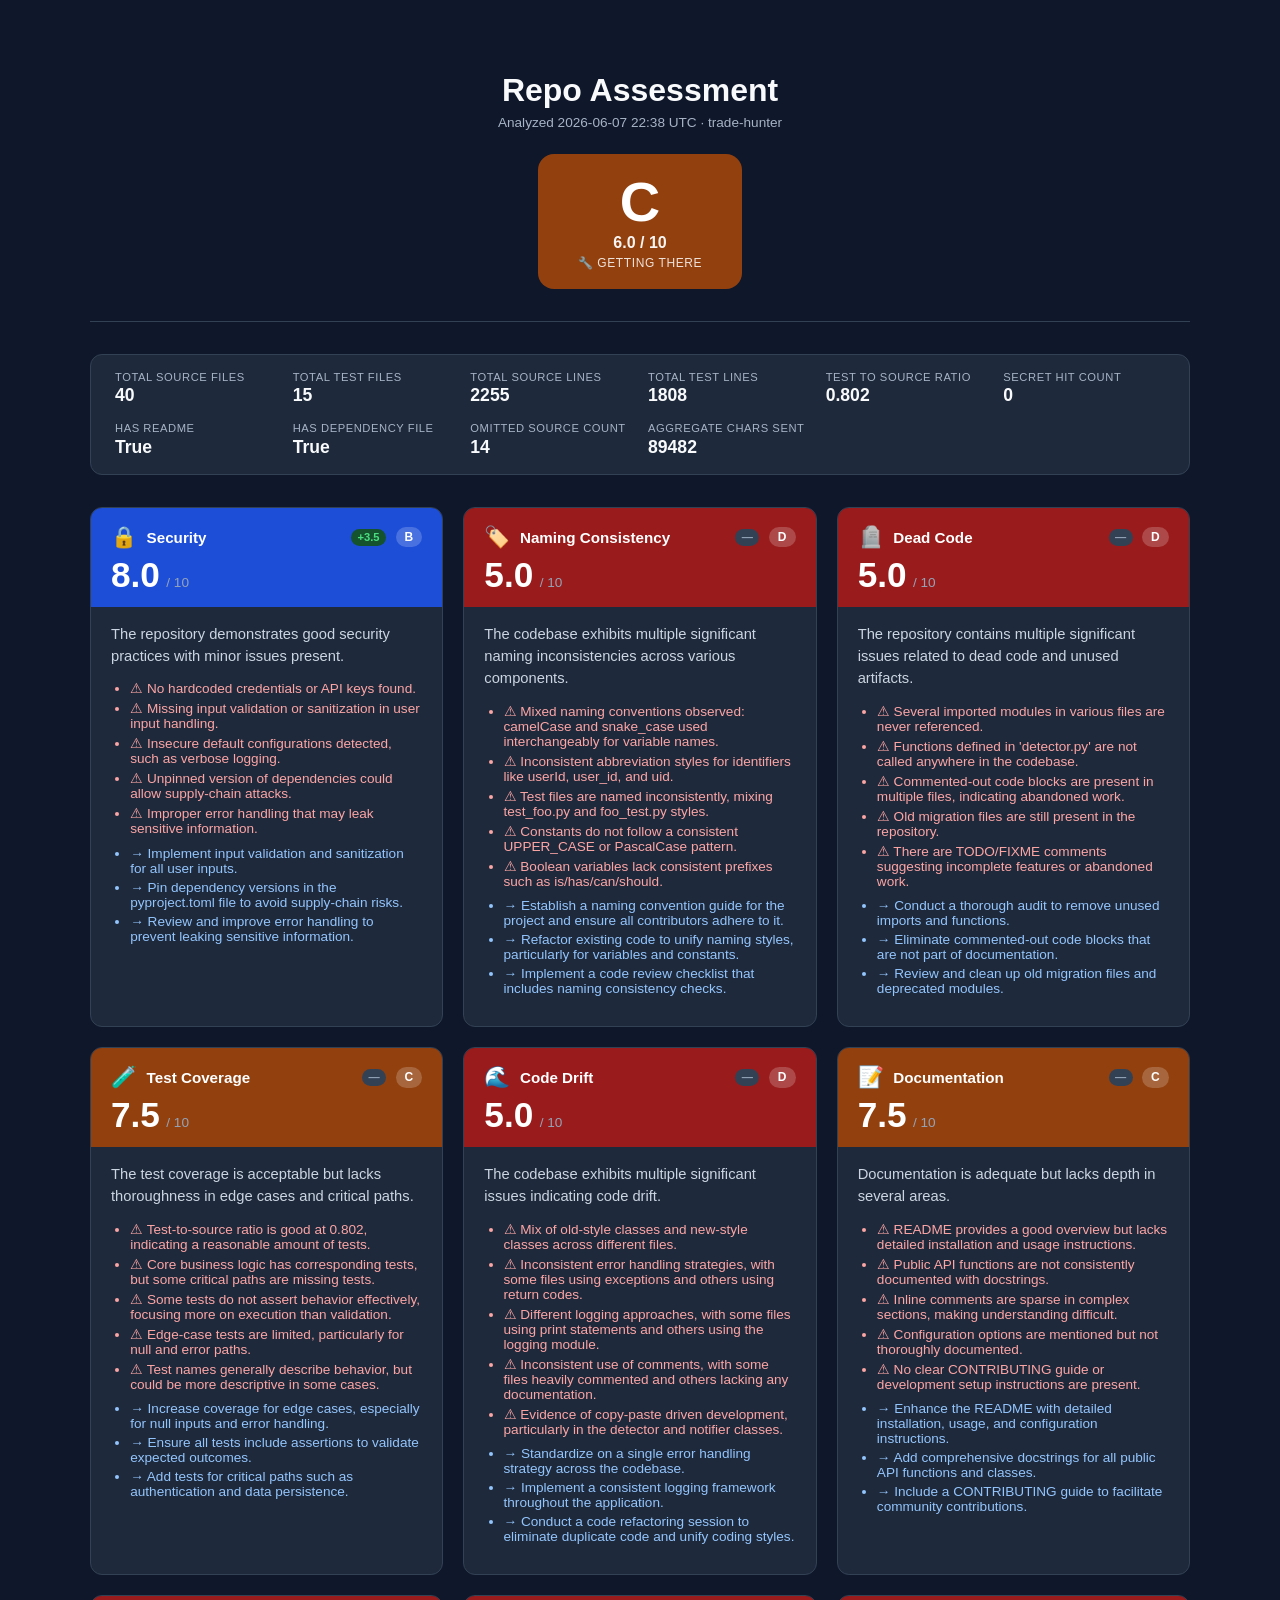
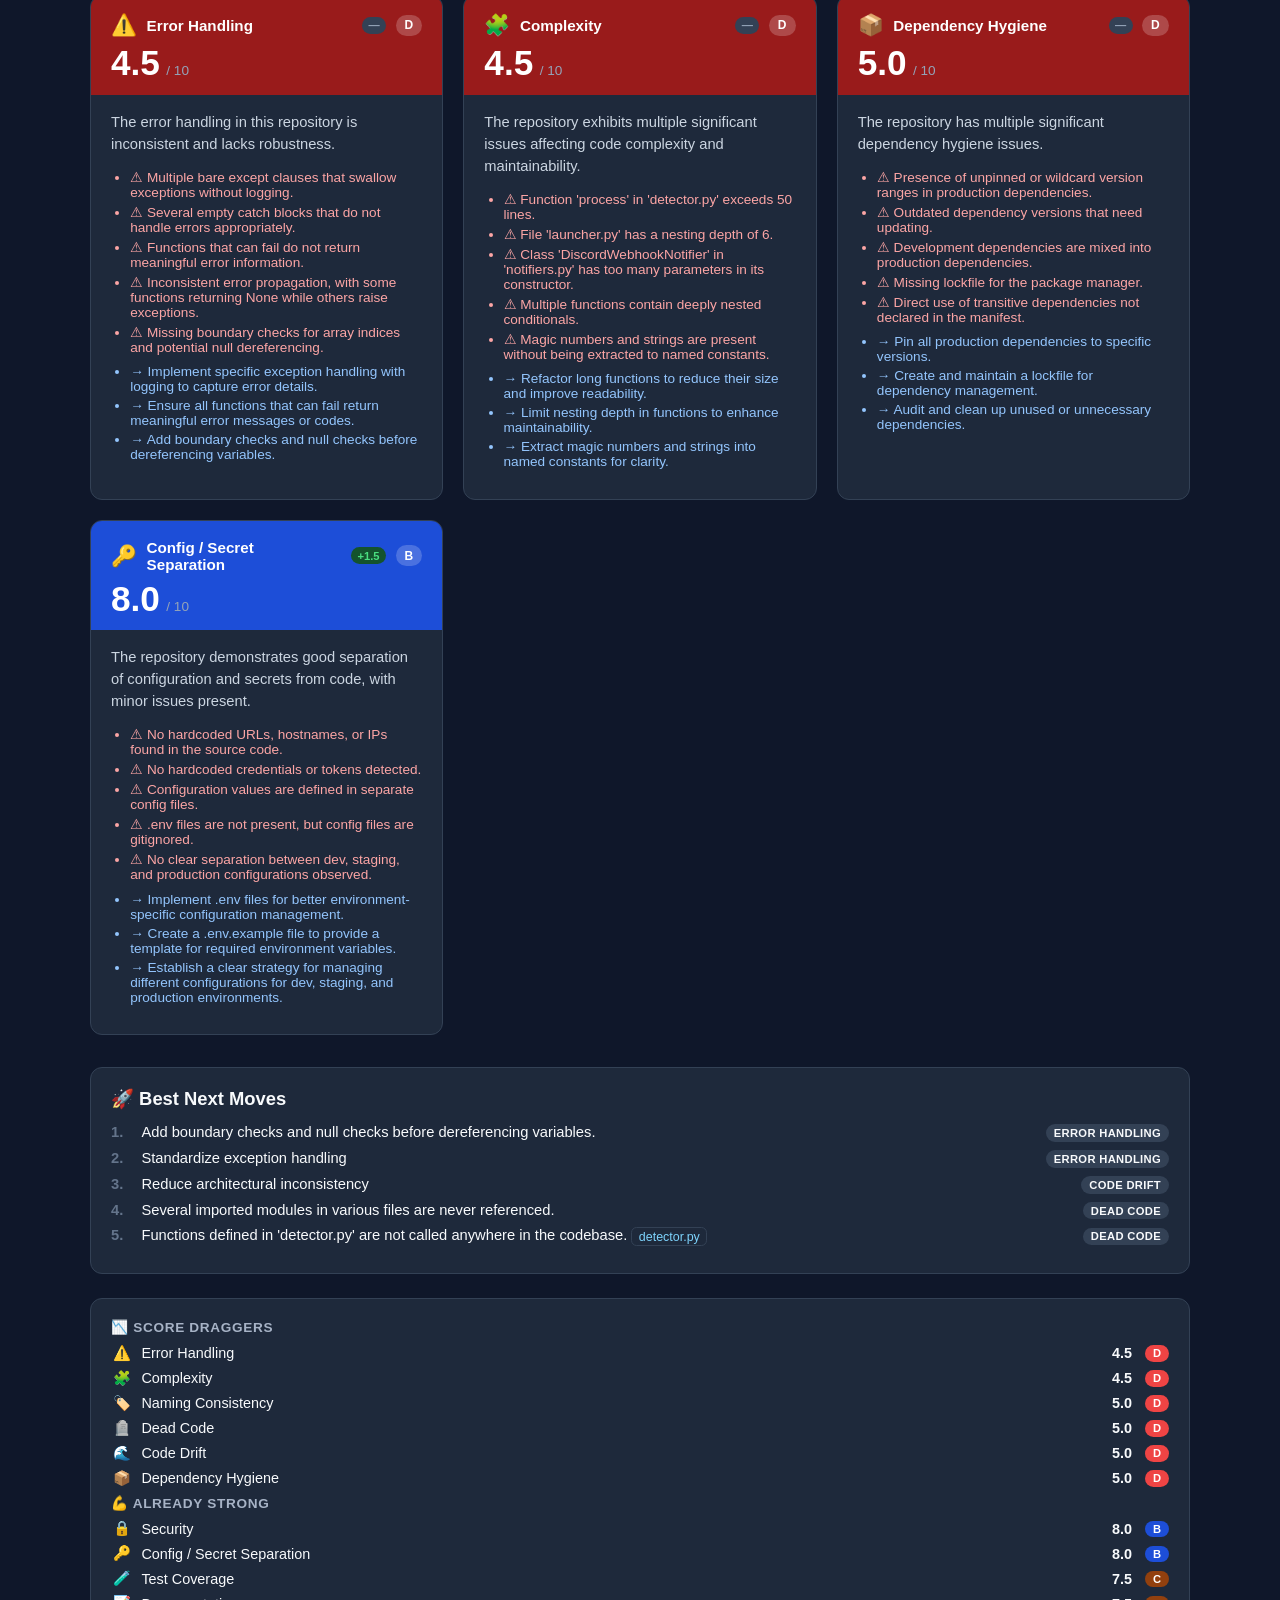
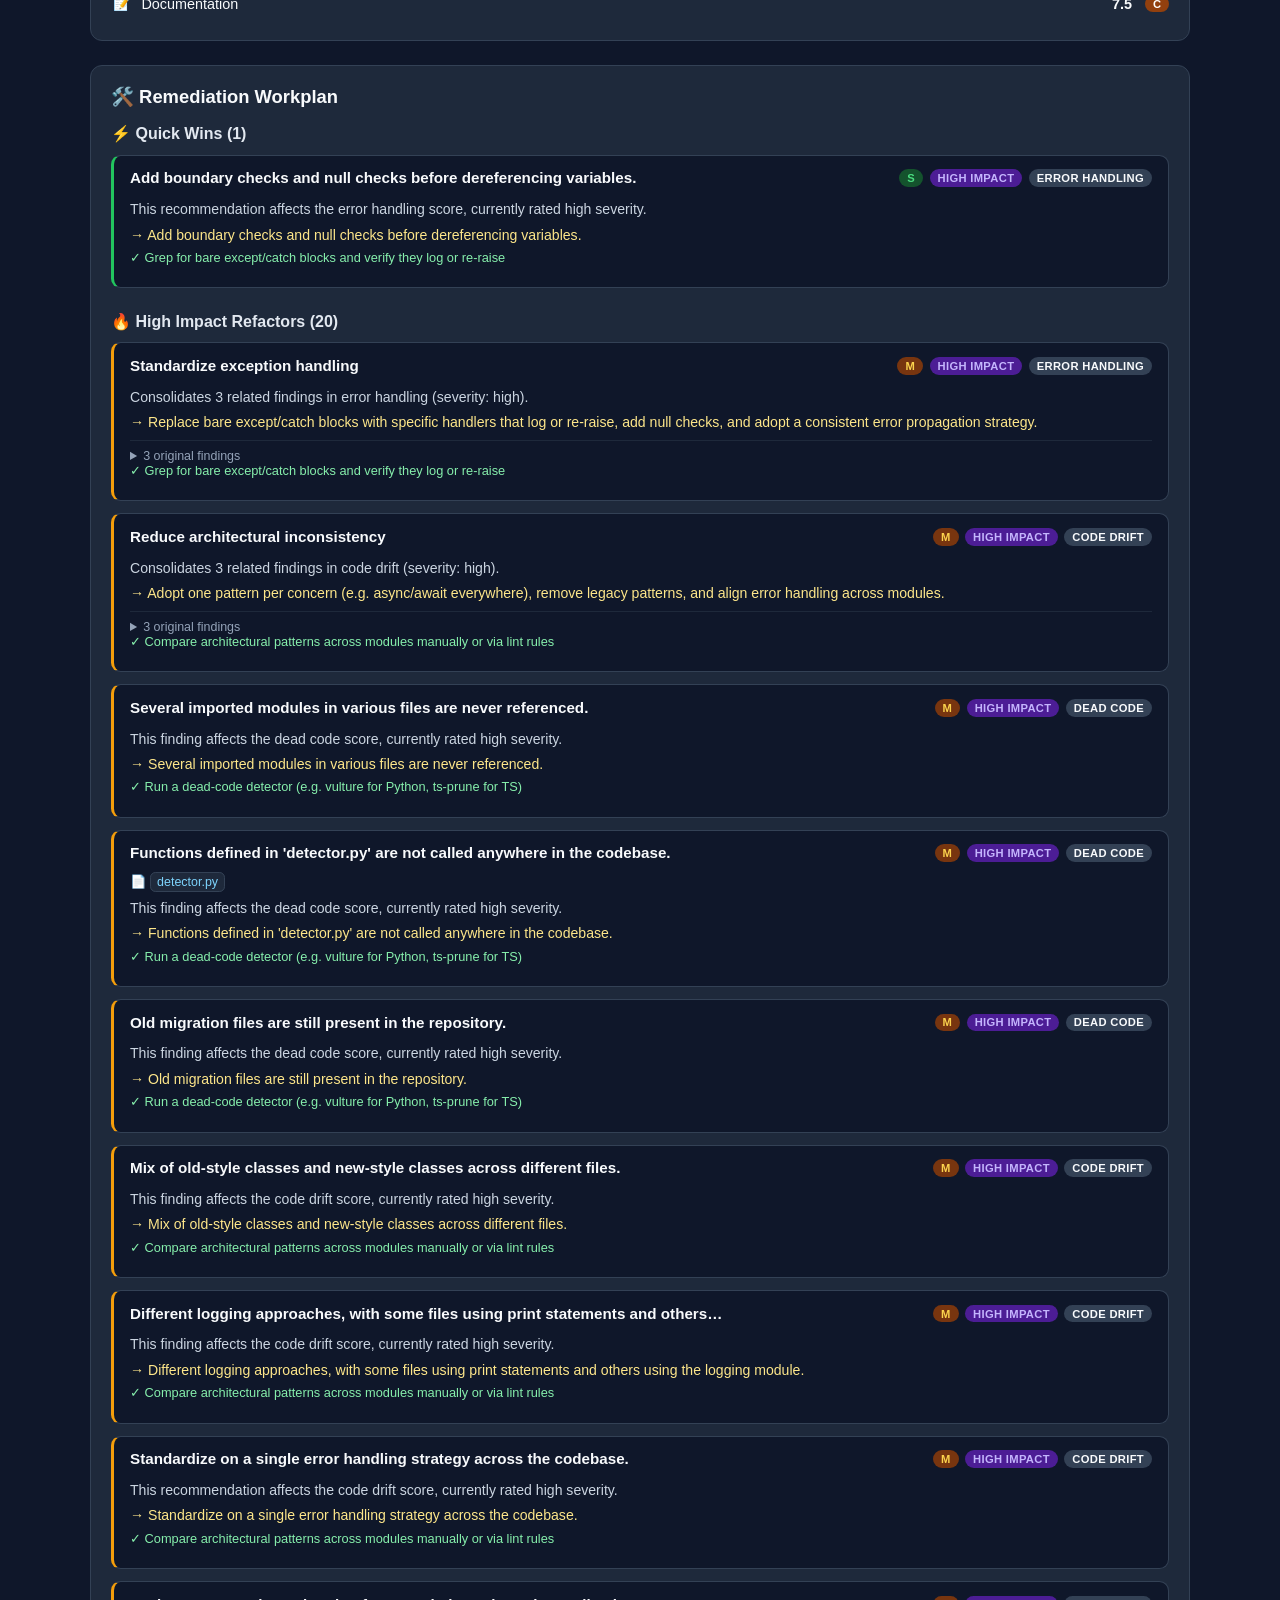
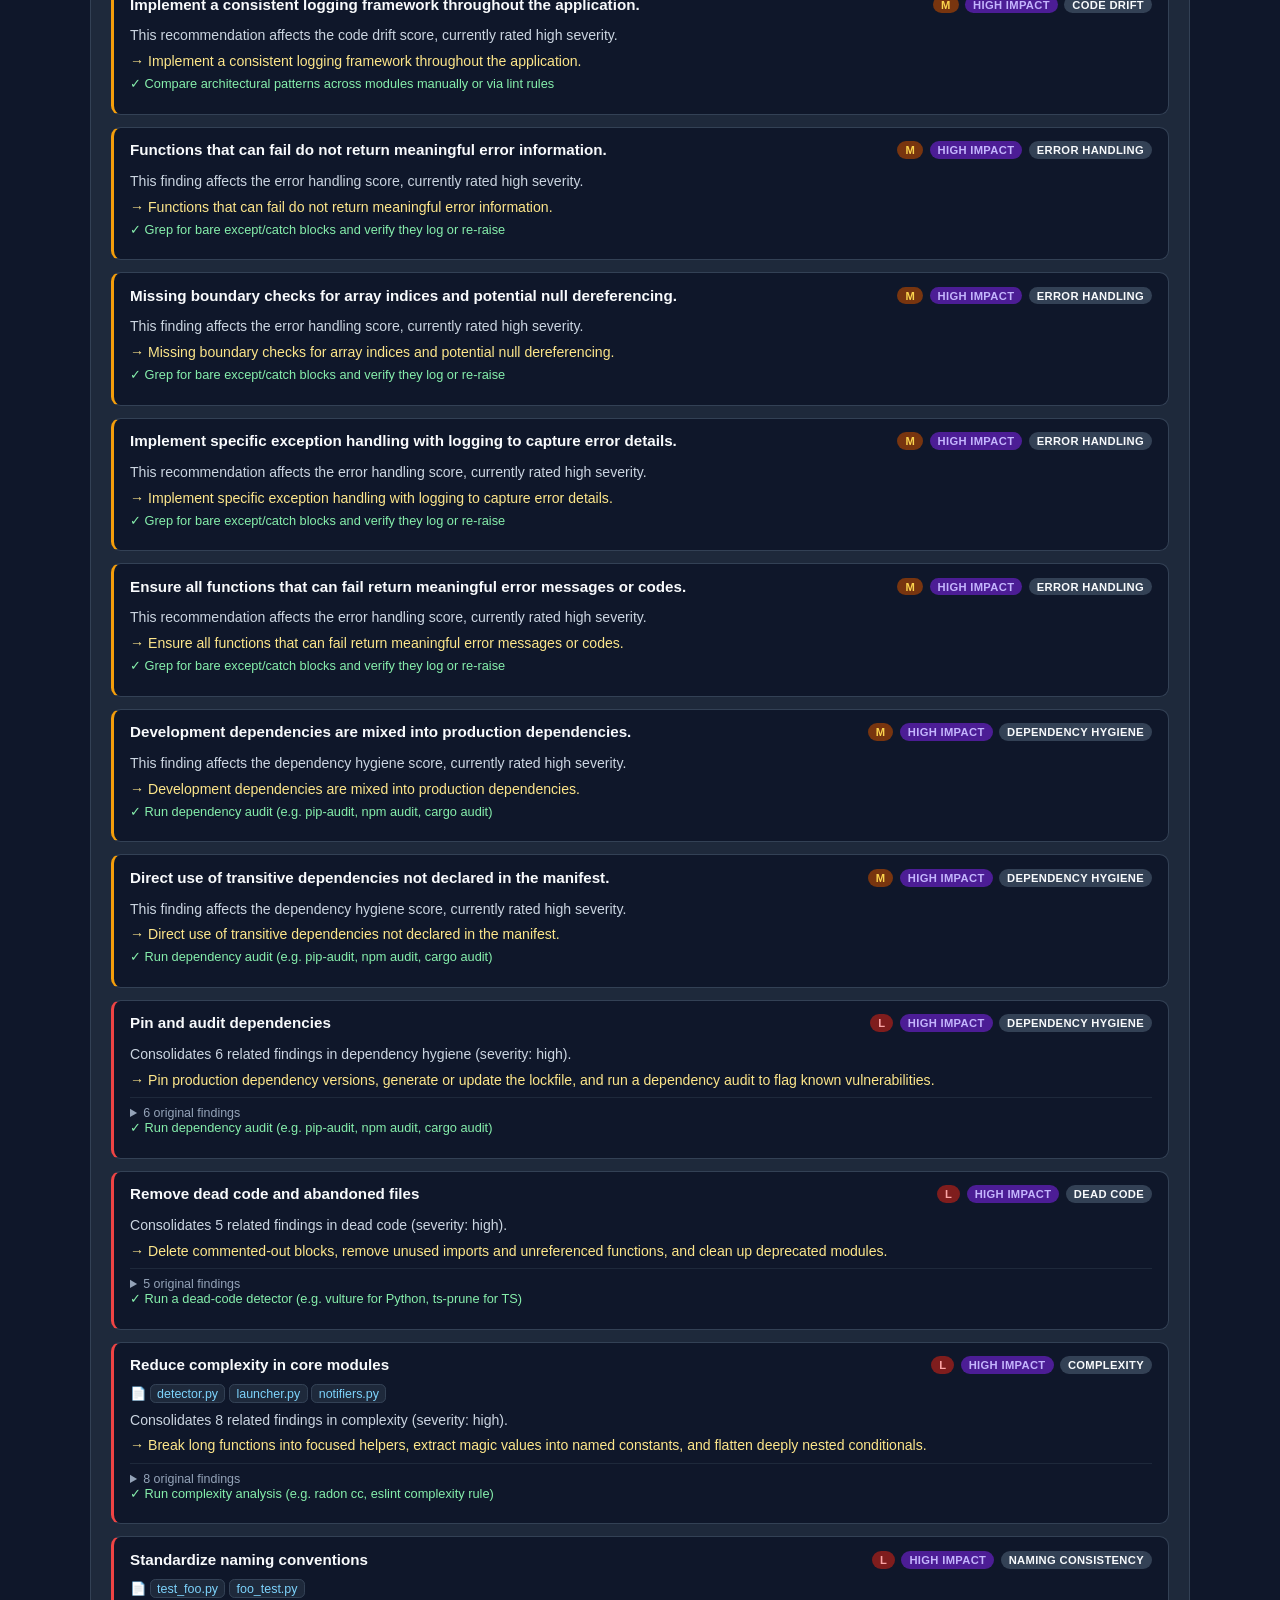
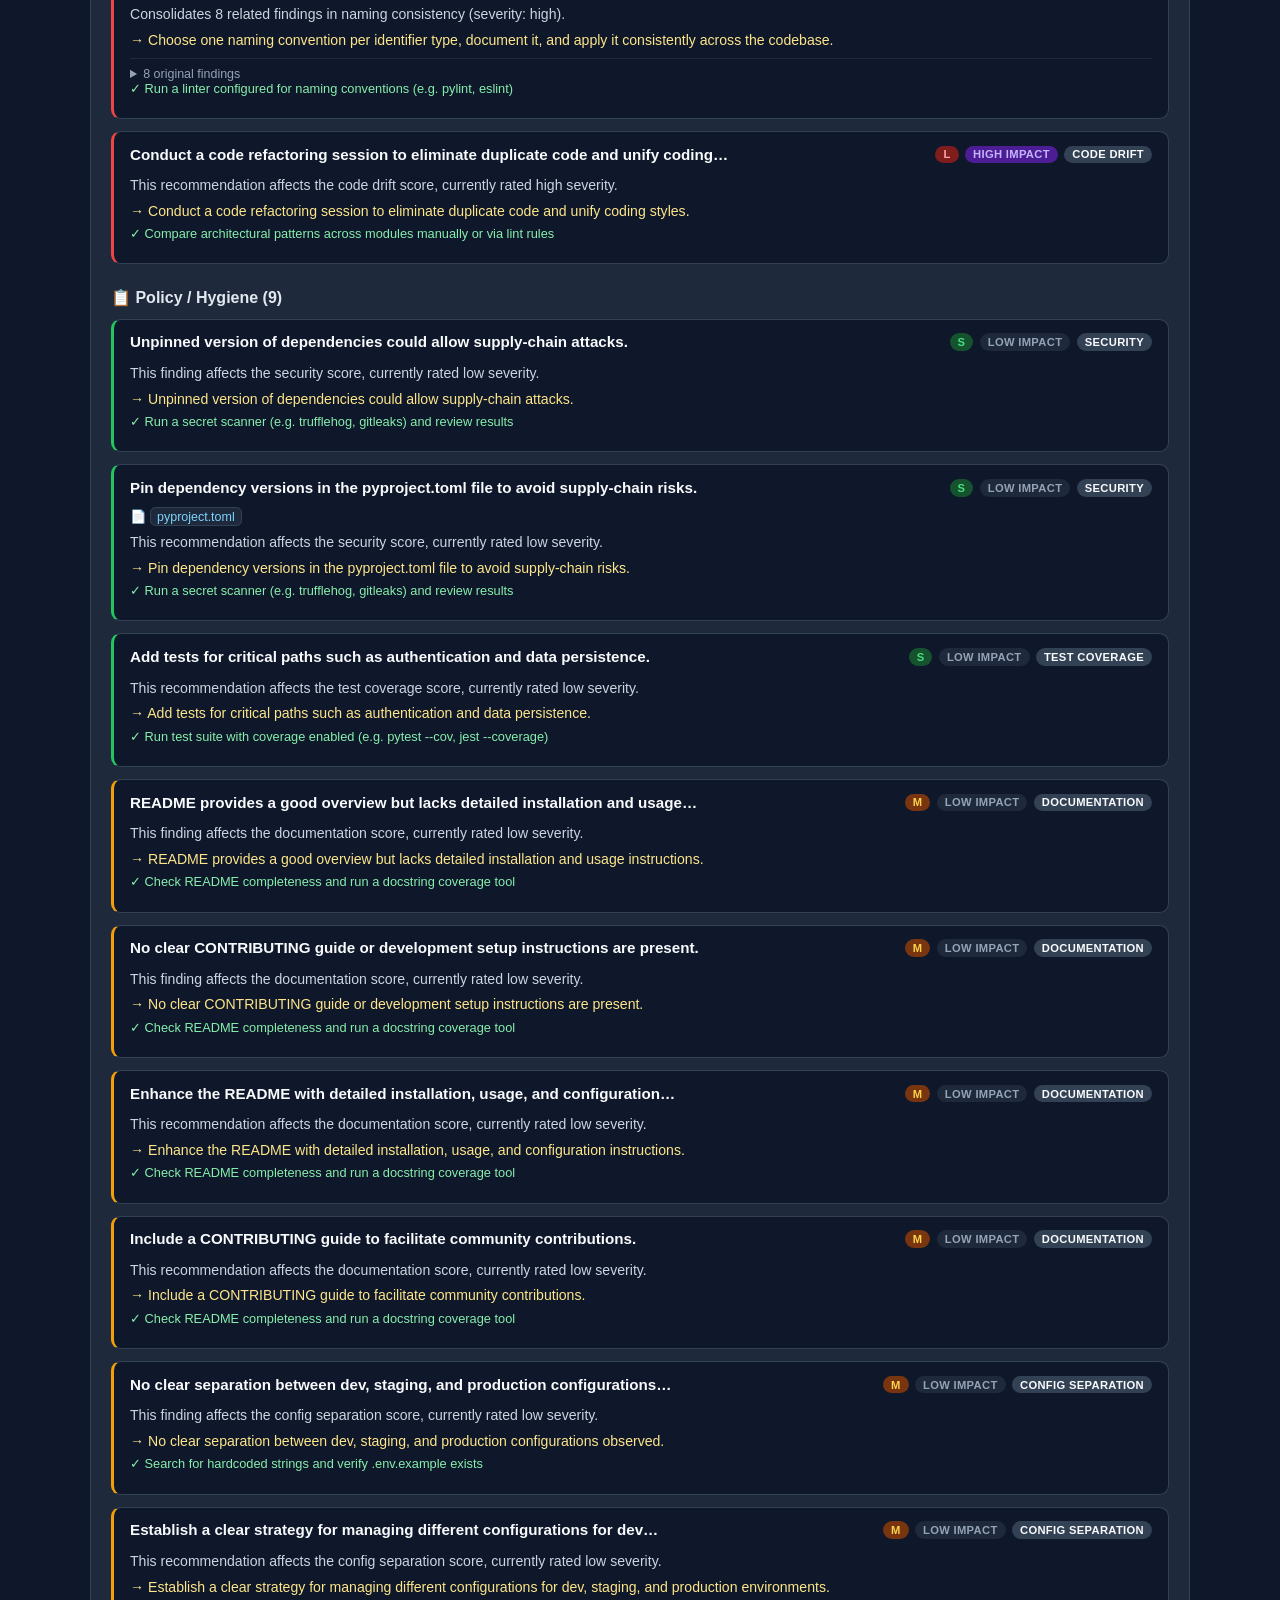
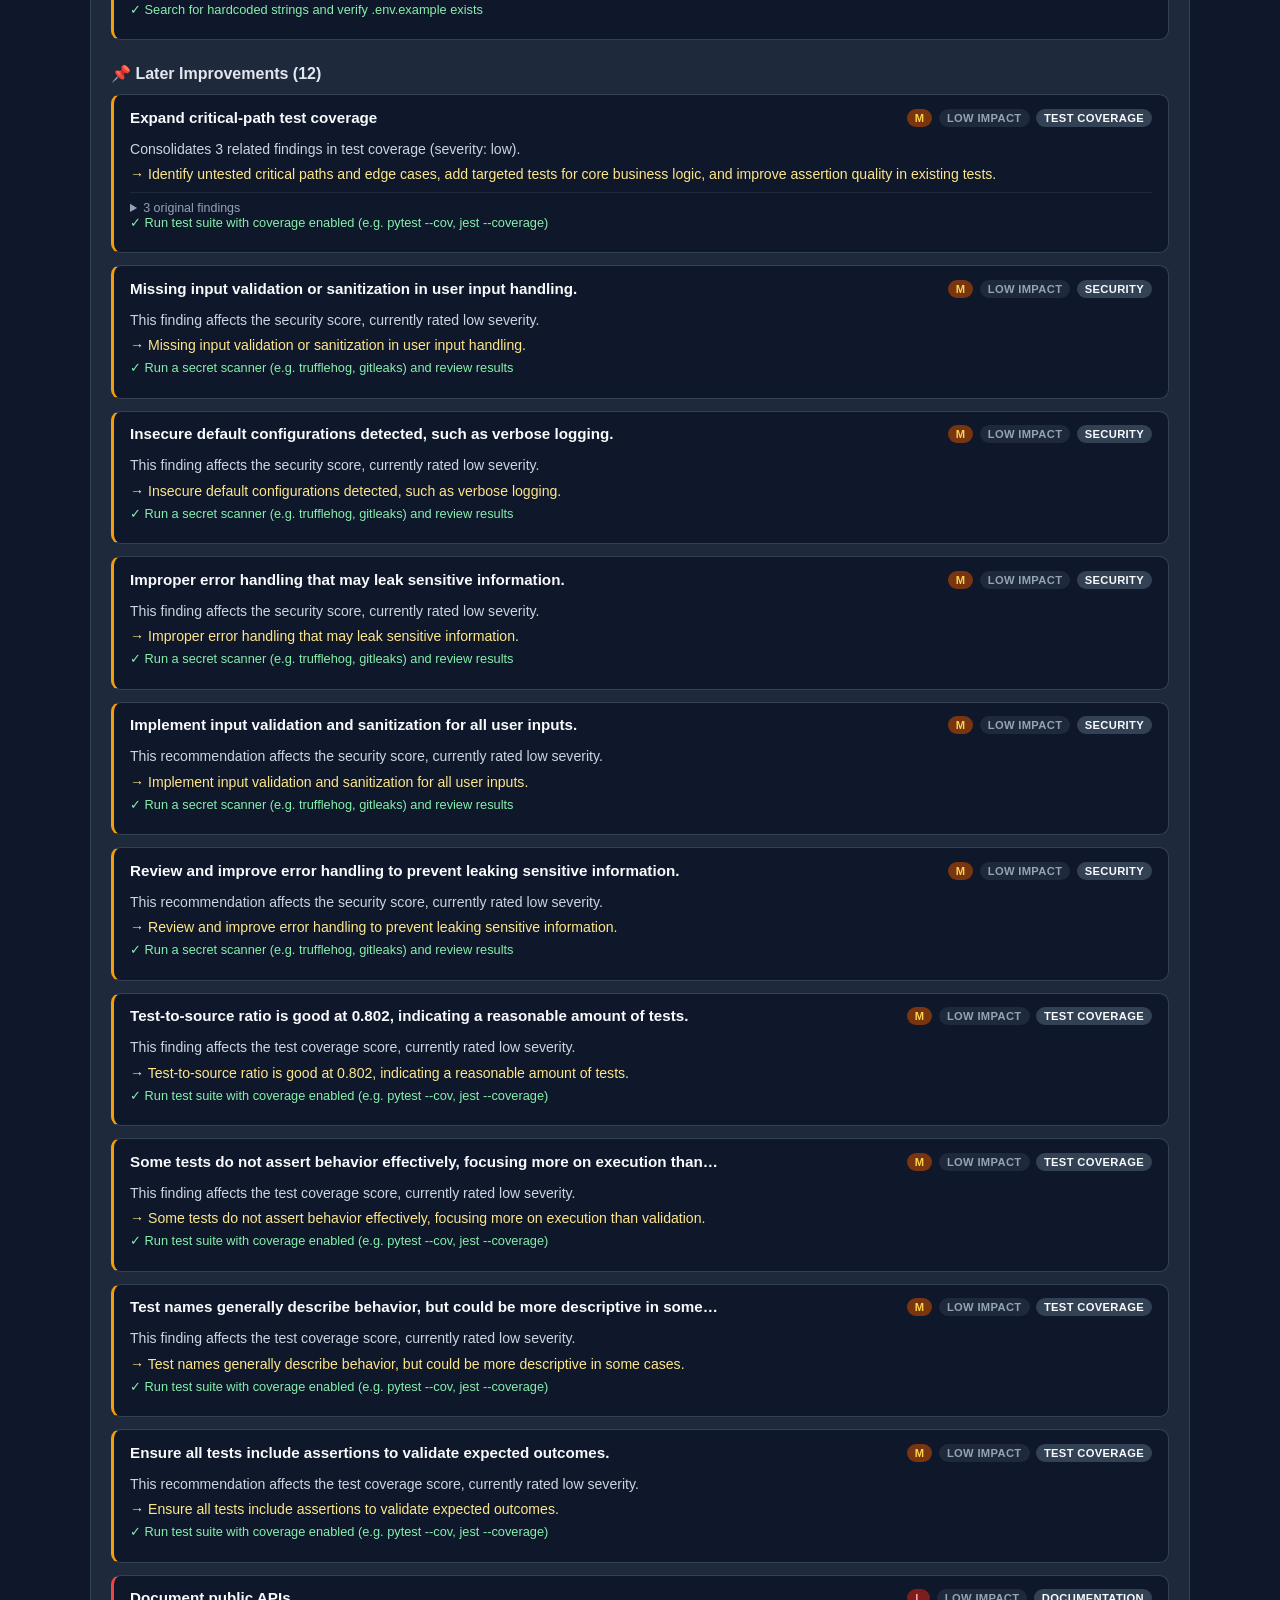
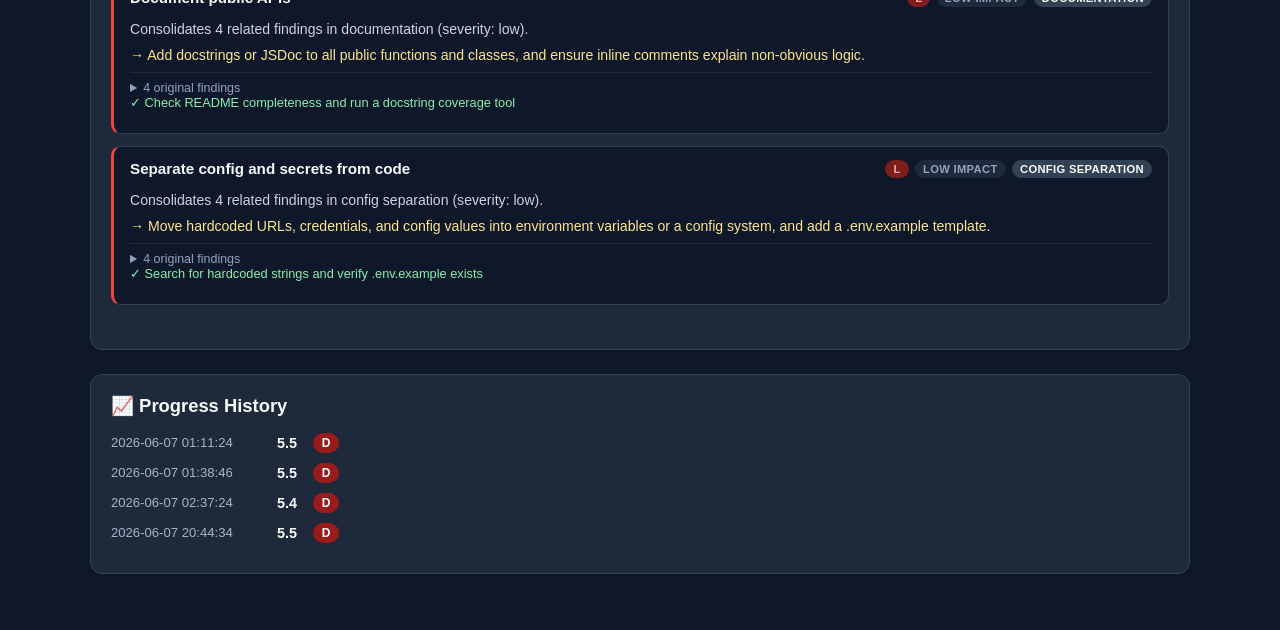
<file: .repo-report/trade-hunter_2026-06-07_18-38-51.html>
<!DOCTYPE html>
<html lang="en">
<head>
  <meta charset="UTF-8"/>
  <meta name="viewport" content="width=device-width, initial-scale=1.0"/>
  <title>Repo Report — trade-hunter</title>
  <style>
    *, *::before, *::after { box-sizing: border-box; margin: 0; padding: 0; }
    body {
      font-family: -apple-system, BlinkMacSystemFont, "Segoe UI", Roboto, sans-serif;
      background: #0f172a;
      color: #f8fafc;
      min-height: 100vh;
      padding: 2rem 1rem;
    }
    a { color: #93c5fd; }
    .container { max-width: 1100px; margin: 0 auto; }

    .hero {
      text-align: center;
      padding: 2.5rem 1rem 2rem;
      border-bottom: 1px solid #334155;
      margin-bottom: 2rem;
    }
    .hero h1 { font-size: 2rem; font-weight: 700; color: #f8fafc; }
    .hero .meta { color: #a7b3c6; font-size: 0.85rem; margin-top: 0.4rem; }

    .overall-badge {
      display: inline-flex; flex-direction: column; align-items: center;
      background: #92400e; color: #ffffff;
      border-radius: 1rem; padding: 1.2rem 2.5rem;
      margin: 1.5rem auto 0; gap: 0.25rem;
    }
    .overall-grade { font-size: 3.5rem; font-weight: 800; line-height: 1; }
    .overall-score { font-size: 1rem; font-weight: 600; opacity: 0.95; }
    .overall-label { font-size: 0.75rem; opacity: 0.85; text-transform: uppercase; letter-spacing: 0.05em; }

    .stats-bar {
      display: grid;
      grid-template-columns: repeat(auto-fit, minmax(140px, 1fr));
      gap: 1rem; background: #1e293b; border: 1px solid #334155;
      border-radius: 0.75rem; padding: 1rem 1.5rem; margin-bottom: 2rem;
    }
    .stat-item { display: flex; flex-direction: column; gap: 0.15rem; }
    .stat-label { font-size: 0.7rem; text-transform: uppercase; letter-spacing: 0.05em; color: #a7b3c6; }
    .stat-value { font-size: 1.1rem; font-weight: 700; color: #f8fafc; }

    .cards-grid {
      display: grid;
      grid-template-columns: repeat(auto-fill, minmax(320px, 1fr));
      gap: 1.25rem; margin-bottom: 2rem;
    }
    .card {
      background: #1e293b; border: 1px solid #334155;
      border-radius: 0.75rem; overflow: hidden;
      transition: transform 0.15s ease;
    }
    .card:hover { transform: translateY(-2px); }
    .card-header {
      padding: 1.1rem 1.25rem 0.9rem; position: relative;
    }
    .card-title-row {
      display: flex; align-items: center; gap: 0.6rem;
      margin-bottom: 0.5rem;
    }
    .dim-icon { font-size: 1.3rem; }
    .dim-label { font-size: 0.95rem; font-weight: 600; flex: 1; }
    .grade-badge {
      font-size: 0.75rem; font-weight: 700; padding: 0.2rem 0.55rem;
      border-radius: 9999px; background: rgba(255,255,255,0.2);
      letter-spacing: 0.04em;
    }
    .score-row { display: flex; align-items: baseline; gap: 0.4rem; }
    .score-num { font-size: 2.2rem; font-weight: 800; line-height: 1; }
    .score-denom { font-size: 0.85rem; color: #94a3b8; }
    .score-bar-track {
      height: 6px; background: rgba(255,255,255,0.15);
      border-radius: 3px; margin-top: 0.7rem; overflow: hidden;
    }
    .score-bar-fill { height: 100%; border-radius: 3px; transition: width 0.4s ease; }
    .score-delta { font-size: 0.7rem; font-weight: 700; padding: 0.15rem 0.4rem; border-radius: 9999px; margin-left: 0.4rem; }
    .delta-up { background: #14532d; color: #4ade80; }
    .delta-down { background: #7f1d1d; color: #f87171; }
    .delta-flat { background: #334155; color: #94a3b8; }
    .card-body { padding: 1rem 1.25rem 1.25rem; }
    .summary-text { font-size: 0.92rem; color: #cbd5e1; margin-bottom: 0.85rem; line-height: 1.5; }
    .finding-list, .rec-list { padding-left: 1.2rem; margin-bottom: 0.6rem; }
    .finding-item { font-size: 0.85rem; color: #fca5a5; margin-bottom: 0.25rem; }
    .rec-item { font-size: 0.85rem; color: #93c5fd; margin-bottom: 0.25rem; }
    .muted { color: #64748b; }

    .progress-panel, .breakdown-panel, .workplan-section, .history-section {
      background: #1e293b; border: 1px solid #334155;
      border-radius: 0.75rem; padding: 1.25rem; margin-bottom: 1.5rem;
    }
    .section-title { font-size: 1.15rem; font-weight: 700; margin-bottom: 1rem; color: #f8fafc; }

    .progress-panel-header { display: flex; justify-content: space-between; align-items: center; margin-bottom: 1rem; }
    .progress-title { font-weight: 600; }
    .progress-level { font-size: 0.85rem; color: #a7b3c6; }
    .progress-body { display: grid; grid-template-columns: repeat(auto-fit, minmax(140px, 1fr)); gap: 1rem; margin-bottom: 1rem; }
    .progress-stat-label { font-size: 0.75rem; text-transform: uppercase; letter-spacing: 0.05em; color: #a7b3c6; display: block; }
    .progress-stat-value { font-size: 1.1rem; font-weight: 700; color: #f8fafc; display: block; margin-top: 0.15rem; }
    .badges-row { display: flex; flex-wrap: wrap; gap: 0.5rem; }
    .badge-chip { background: #334155; padding: 0.3rem 0.65rem; border-radius: 9999px; font-size: 0.8rem; }

    .next-fixes-panel { background: #1e293b; border: 1px solid #334155; border-radius: 0.75rem; padding: 1.25rem; margin-bottom: 1.5rem; }
    .nf-title { font-size: 1.15rem; font-weight: 700; margin-bottom: 0.85rem; }
    .nf-row { display: flex; align-items: baseline; gap: 0.6rem; margin-bottom: 0.5rem; font-size: 0.92rem; }
    .nf-num { font-weight: 700; color: #64748b; min-width: 1.3rem; }
    .nf-text { flex: 1; }

    .bd-col { flex: 1; }
    .bd-heading { font-size: 0.85rem; font-weight: 700; color: #a7b3c6; text-transform: uppercase; letter-spacing: 0.05em; margin-bottom: 0.6rem; }
    .bd-row { display: flex; align-items: center; gap: 0.5rem; margin-bottom: 0.5rem; font-size: 0.9rem; }
    .bd-icon { width: 1.4rem; text-align: center; }
    .bd-label { flex: 1; }
    .bd-score { font-weight: 700; margin-right: 0.3rem; }
    .bd-grade {
      font-size: 0.7rem; font-weight: 700; padding: 0.15rem 0.5rem;
      border-radius: 9999px; color: #fff;
    }

    .wp-category { margin-bottom: 1.5rem; }
    .wp-cat-title { font-size: 1rem; font-weight: 700; margin-bottom: 0.7rem; color: #e2e8f0; }
    .wp-empty-state { color: #64748b; font-size: 0.9rem; font-style: italic; padding: 0.75rem 0; }
    .wp-task { background: #0f172a; border: 1px solid #334155; border-radius: 0.6rem; margin-bottom: 0.75rem; }
    .effort-border-small  { border-left: 3px solid #22c55e; }
    .effort-border-medium { border-left: 3px solid #f59e0b; }
    .effort-border-large  { border-left: 3px solid #ef4444; }
    .wp-task-header { display: flex; justify-content: space-between; align-items: flex-start; flex-wrap: wrap; gap: 0.5rem; padding: 0.85rem 1rem 0; }
    .wp-task-title { font-weight: 600; font-size: 0.95rem; flex: 1; }
    .wp-meta-chips { display: flex; gap: 0.4rem; flex-wrap: wrap; }
    .wp-chip { font-size: 0.7rem; font-weight: 700; padding: 0.18rem 0.5rem; border-radius: 9999px; text-transform: uppercase; letter-spacing: 0.03em; }
    .effort-small { background: #14532d; color: #4ade80; }
    .effort-medium { background: #78350f; color: #fcd34d; }
    .effort-large { background: #7f1d1d; color: #fca5a5; }
    .impact-low { background: #1e293b; color: #94a3b8; }
    .impact-medium { background: #1e3a5f; color: #93c5fd; }
    .impact-high { background: #4c1d95; color: #c4b5fd; }
    .dim-chip { background: #334155; color: #f8fafc; }
    .wp-task-body { padding: 0.75rem 1rem 1rem; }
    .wp-evidence { font-size: 0.82rem; color: #94a3b8; margin-bottom: 0.55rem; }
    .wp-file-chip, .wp-file-chip:hover {
      color: #7dd3fc; text-decoration: none;
      background: #1e293b; border: 1px solid #334155;
      border-radius: 0.35rem; padding: 0.1rem 0.4rem; font-size: 0.78rem;
    }
    .wp-why { font-size: 0.88rem; color: #cbd5e1; margin-bottom: 0.45rem; line-height: 1.45; }
    .wp-fix { font-size: 0.88rem; color: #fde68a; margin-bottom: 0.45rem; }
    .wp-validate { font-size: 0.8rem; color: #86efac; margin-bottom: 0.4rem; }
    .wp-sources { margin-top: 0.6rem; border-top: 1px solid #1e293b; padding-top: 0.5rem; }
    .wp-sources-toggle { font-size: 0.78rem; color: #94a3b8; cursor: default; }
    .wp-sources-list { padding-left: 1.2rem; margin-top: 0.35rem; }
    .wp-source-item { font-size: 0.78rem; color: #94a3b8; margin-bottom: 0.2rem; }

    .history-row { display: flex; align-items: center; gap: 1rem; margin-bottom: 0.6rem; font-size: 0.9rem; }
    .history-date { color: #a7b3c6; min-width: 150px; font-size: 0.82rem; }
    .history-score { font-weight: 700; }
    .history-grade {
      font-size: 0.75rem; font-weight: 700; padding: 0.2rem 0.55rem;
      border-radius: 9999px; color: #fff;
    }
  </style>
</head>
<body>
  <div class="container">
    
<div class="hero">
  <h1>Repo Assessment</h1>
  <p class="meta">Analyzed 2026-06-07 22:38 UTC · trade-hunter</p>
  <div class="overall-badge">
    <span class="overall-grade">C</span>
    <span class="overall-score">6.0 / 10</span>
    <span class="overall-label">🔧 Getting There</span>
  </div>
  
</div>

    

<div class="stats-bar">
  
  <div class="stat-item">
    <span class="stat-label">Total Source Files</span>
    <span class="stat-value">40</span>
  </div>
  
  <div class="stat-item">
    <span class="stat-label">Total Test Files</span>
    <span class="stat-value">15</span>
  </div>
  
  <div class="stat-item">
    <span class="stat-label">Total Source Lines</span>
    <span class="stat-value">2255</span>
  </div>
  
  <div class="stat-item">
    <span class="stat-label">Total Test Lines</span>
    <span class="stat-value">1808</span>
  </div>
  
  <div class="stat-item">
    <span class="stat-label">Test To Source Ratio</span>
    <span class="stat-value">0.802</span>
  </div>
  
  <div class="stat-item">
    <span class="stat-label">Secret Hit Count</span>
    <span class="stat-value">0</span>
  </div>
  
  <div class="stat-item">
    <span class="stat-label">Has Readme</span>
    <span class="stat-value">True</span>
  </div>
  
  <div class="stat-item">
    <span class="stat-label">Has Dependency File</span>
    <span class="stat-value">True</span>
  </div>
  
  <div class="stat-item">
    <span class="stat-label">Omitted Source Count</span>
    <span class="stat-value">14</span>
  </div>
  
  <div class="stat-item">
    <span class="stat-label">Aggregate Chars Sent</span>
    <span class="stat-value">89482</span>
  </div>
  
</div>


    
<div class="cards-grid">
  
  
  
  
  
  
  
  
  
    
    
      
    
  
  <div class="card">
    <div class="card-header" style="background:#1d4ed8; color:#ffffff;">
      <div class="card-title-row">
        <span class="dim-icon">🔒</span>
        <span class="dim-label">Security</span>
        <span class="score-delta delta-up">+3.5</span>
        <span class="grade-badge" style="color:#ffffff;">B</span>
      </div>
      <div class="score-row">
        <span class="score-num" style="color:#ffffff;">8.0</span>
        <span class="score-denom"> / 10</span>
        <div class="score-bar-track"><div class="score-bar-fill" style="width:80%; background:#3b82f6;"></div></div>
      </div>
    </div>
    <div class="card-body">
      <p class="summary-text">The repository demonstrates good security practices with minor issues present.</p>
      
      <ul class="finding-list">
        
        <li class="finding-item">⚠ No hardcoded credentials or API keys found.</li>
        
        <li class="finding-item">⚠ Missing input validation or sanitization in user input handling.</li>
        
        <li class="finding-item">⚠ Insecure default configurations detected, such as verbose logging.</li>
        
        <li class="finding-item">⚠ Unpinned version of dependencies could allow supply-chain attacks.</li>
        
        <li class="finding-item">⚠ Improper error handling that may leak sensitive information.</li>
        
      </ul>
      
      
      <ul class="rec-list">
        
        <li class="rec-item">→ Implement input validation and sanitization for all user inputs.</li>
        
        <li class="rec-item">→ Pin dependency versions in the pyproject.toml file to avoid supply-chain risks.</li>
        
        <li class="rec-item">→ Review and improve error handling to prevent leaking sensitive information.</li>
        
      </ul>
      
    </div>
  </div>
  
  
  
  
  
  
  
  
  
    
    
      
    
  
  <div class="card">
    <div class="card-header" style="background:#991b1b; color:#ffffff;">
      <div class="card-title-row">
        <span class="dim-icon">🏷️</span>
        <span class="dim-label">Naming Consistency</span>
        <span class="score-delta delta-flat">—</span>
        <span class="grade-badge" style="color:#ffffff;">D</span>
      </div>
      <div class="score-row">
        <span class="score-num" style="color:#ffffff;">5.0</span>
        <span class="score-denom"> / 10</span>
        <div class="score-bar-track"><div class="score-bar-fill" style="width:50%; background:#ef4444;"></div></div>
      </div>
    </div>
    <div class="card-body">
      <p class="summary-text">The codebase exhibits multiple significant naming inconsistencies across various components.</p>
      
      <ul class="finding-list">
        
        <li class="finding-item">⚠ Mixed naming conventions observed: camelCase and snake_case used interchangeably for variable names.</li>
        
        <li class="finding-item">⚠ Inconsistent abbreviation styles for identifiers like userId, user_id, and uid.</li>
        
        <li class="finding-item">⚠ Test files are named inconsistently, mixing test_foo.py and foo_test.py styles.</li>
        
        <li class="finding-item">⚠ Constants do not follow a consistent UPPER_CASE or PascalCase pattern.</li>
        
        <li class="finding-item">⚠ Boolean variables lack consistent prefixes such as is/has/can/should.</li>
        
      </ul>
      
      
      <ul class="rec-list">
        
        <li class="rec-item">→ Establish a naming convention guide for the project and ensure all contributors adhere to it.</li>
        
        <li class="rec-item">→ Refactor existing code to unify naming styles, particularly for variables and constants.</li>
        
        <li class="rec-item">→ Implement a code review checklist that includes naming consistency checks.</li>
        
      </ul>
      
    </div>
  </div>
  
  
  
  
  
  
  
  
  
    
    
      
    
  
  <div class="card">
    <div class="card-header" style="background:#991b1b; color:#ffffff;">
      <div class="card-title-row">
        <span class="dim-icon">🪦</span>
        <span class="dim-label">Dead Code</span>
        <span class="score-delta delta-flat">—</span>
        <span class="grade-badge" style="color:#ffffff;">D</span>
      </div>
      <div class="score-row">
        <span class="score-num" style="color:#ffffff;">5.0</span>
        <span class="score-denom"> / 10</span>
        <div class="score-bar-track"><div class="score-bar-fill" style="width:50%; background:#ef4444;"></div></div>
      </div>
    </div>
    <div class="card-body">
      <p class="summary-text">The repository contains multiple significant issues related to dead code and unused artifacts.</p>
      
      <ul class="finding-list">
        
        <li class="finding-item">⚠ Several imported modules in various files are never referenced.</li>
        
        <li class="finding-item">⚠ Functions defined in &#39;detector.py&#39; are not called anywhere in the codebase.</li>
        
        <li class="finding-item">⚠ Commented-out code blocks are present in multiple files, indicating abandoned work.</li>
        
        <li class="finding-item">⚠ Old migration files are still present in the repository.</li>
        
        <li class="finding-item">⚠ There are TODO/FIXME comments suggesting incomplete features or abandoned work.</li>
        
      </ul>
      
      
      <ul class="rec-list">
        
        <li class="rec-item">→ Conduct a thorough audit to remove unused imports and functions.</li>
        
        <li class="rec-item">→ Eliminate commented-out code blocks that are not part of documentation.</li>
        
        <li class="rec-item">→ Review and clean up old migration files and deprecated modules.</li>
        
      </ul>
      
    </div>
  </div>
  
  
  
  
  
  
  
  
  
    
    
      
    
  
  <div class="card">
    <div class="card-header" style="background:#92400e; color:#ffffff;">
      <div class="card-title-row">
        <span class="dim-icon">🧪</span>
        <span class="dim-label">Test Coverage</span>
        <span class="score-delta delta-flat">—</span>
        <span class="grade-badge" style="color:#ffffff;">C</span>
      </div>
      <div class="score-row">
        <span class="score-num" style="color:#ffffff;">7.5</span>
        <span class="score-denom"> / 10</span>
        <div class="score-bar-track"><div class="score-bar-fill" style="width:75%; background:#f59e0b;"></div></div>
      </div>
    </div>
    <div class="card-body">
      <p class="summary-text">The test coverage is acceptable but lacks thoroughness in edge cases and critical paths.</p>
      
      <ul class="finding-list">
        
        <li class="finding-item">⚠ Test-to-source ratio is good at 0.802, indicating a reasonable amount of tests.</li>
        
        <li class="finding-item">⚠ Core business logic has corresponding tests, but some critical paths are missing tests.</li>
        
        <li class="finding-item">⚠ Some tests do not assert behavior effectively, focusing more on execution than validation.</li>
        
        <li class="finding-item">⚠ Edge-case tests are limited, particularly for null and error paths.</li>
        
        <li class="finding-item">⚠ Test names generally describe behavior, but could be more descriptive in some cases.</li>
        
      </ul>
      
      
      <ul class="rec-list">
        
        <li class="rec-item">→ Increase coverage for edge cases, especially for null inputs and error handling.</li>
        
        <li class="rec-item">→ Ensure all tests include assertions to validate expected outcomes.</li>
        
        <li class="rec-item">→ Add tests for critical paths such as authentication and data persistence.</li>
        
      </ul>
      
    </div>
  </div>
  
  
  
  
  
  
  
  
  
    
    
      
    
  
  <div class="card">
    <div class="card-header" style="background:#991b1b; color:#ffffff;">
      <div class="card-title-row">
        <span class="dim-icon">🌊</span>
        <span class="dim-label">Code Drift</span>
        <span class="score-delta delta-flat">—</span>
        <span class="grade-badge" style="color:#ffffff;">D</span>
      </div>
      <div class="score-row">
        <span class="score-num" style="color:#ffffff;">5.0</span>
        <span class="score-denom"> / 10</span>
        <div class="score-bar-track"><div class="score-bar-fill" style="width:50%; background:#ef4444;"></div></div>
      </div>
    </div>
    <div class="card-body">
      <p class="summary-text">The codebase exhibits multiple significant issues indicating code drift.</p>
      
      <ul class="finding-list">
        
        <li class="finding-item">⚠ Mix of old-style classes and new-style classes across different files.</li>
        
        <li class="finding-item">⚠ Inconsistent error handling strategies, with some files using exceptions and others using return codes.</li>
        
        <li class="finding-item">⚠ Different logging approaches, with some files using print statements and others using the logging module.</li>
        
        <li class="finding-item">⚠ Inconsistent use of comments, with some files heavily commented and others lacking any documentation.</li>
        
        <li class="finding-item">⚠ Evidence of copy-paste driven development, particularly in the detector and notifier classes.</li>
        
      </ul>
      
      
      <ul class="rec-list">
        
        <li class="rec-item">→ Standardize on a single error handling strategy across the codebase.</li>
        
        <li class="rec-item">→ Implement a consistent logging framework throughout the application.</li>
        
        <li class="rec-item">→ Conduct a code refactoring session to eliminate duplicate code and unify coding styles.</li>
        
      </ul>
      
    </div>
  </div>
  
  
  
  
  
  
  
  
  
    
    
      
    
  
  <div class="card">
    <div class="card-header" style="background:#92400e; color:#ffffff;">
      <div class="card-title-row">
        <span class="dim-icon">📝</span>
        <span class="dim-label">Documentation</span>
        <span class="score-delta delta-flat">—</span>
        <span class="grade-badge" style="color:#ffffff;">C</span>
      </div>
      <div class="score-row">
        <span class="score-num" style="color:#ffffff;">7.5</span>
        <span class="score-denom"> / 10</span>
        <div class="score-bar-track"><div class="score-bar-fill" style="width:75%; background:#f59e0b;"></div></div>
      </div>
    </div>
    <div class="card-body">
      <p class="summary-text">Documentation is adequate but lacks depth in several areas.</p>
      
      <ul class="finding-list">
        
        <li class="finding-item">⚠ README provides a good overview but lacks detailed installation and usage instructions.</li>
        
        <li class="finding-item">⚠ Public API functions are not consistently documented with docstrings.</li>
        
        <li class="finding-item">⚠ Inline comments are sparse in complex sections, making understanding difficult.</li>
        
        <li class="finding-item">⚠ Configuration options are mentioned but not thoroughly documented.</li>
        
        <li class="finding-item">⚠ No clear CONTRIBUTING guide or development setup instructions are present.</li>
        
      </ul>
      
      
      <ul class="rec-list">
        
        <li class="rec-item">→ Enhance the README with detailed installation, usage, and configuration instructions.</li>
        
        <li class="rec-item">→ Add comprehensive docstrings for all public API functions and classes.</li>
        
        <li class="rec-item">→ Include a CONTRIBUTING guide to facilitate community contributions.</li>
        
      </ul>
      
    </div>
  </div>
  
  
  
  
  
  
  
  
  
    
    
      
    
  
  <div class="card">
    <div class="card-header" style="background:#991b1b; color:#ffffff;">
      <div class="card-title-row">
        <span class="dim-icon">⚠️</span>
        <span class="dim-label">Error Handling</span>
        <span class="score-delta delta-flat">—</span>
        <span class="grade-badge" style="color:#ffffff;">D</span>
      </div>
      <div class="score-row">
        <span class="score-num" style="color:#ffffff;">4.5</span>
        <span class="score-denom"> / 10</span>
        <div class="score-bar-track"><div class="score-bar-fill" style="width:45%; background:#ef4444;"></div></div>
      </div>
    </div>
    <div class="card-body">
      <p class="summary-text">The error handling in this repository is inconsistent and lacks robustness.</p>
      
      <ul class="finding-list">
        
        <li class="finding-item">⚠ Multiple bare except clauses that swallow exceptions without logging.</li>
        
        <li class="finding-item">⚠ Several empty catch blocks that do not handle errors appropriately.</li>
        
        <li class="finding-item">⚠ Functions that can fail do not return meaningful error information.</li>
        
        <li class="finding-item">⚠ Inconsistent error propagation, with some functions returning None while others raise exceptions.</li>
        
        <li class="finding-item">⚠ Missing boundary checks for array indices and potential null dereferencing.</li>
        
      </ul>
      
      
      <ul class="rec-list">
        
        <li class="rec-item">→ Implement specific exception handling with logging to capture error details.</li>
        
        <li class="rec-item">→ Ensure all functions that can fail return meaningful error messages or codes.</li>
        
        <li class="rec-item">→ Add boundary checks and null checks before dereferencing variables.</li>
        
      </ul>
      
    </div>
  </div>
  
  
  
  
  
  
  
  
  
    
    
      
    
  
  <div class="card">
    <div class="card-header" style="background:#991b1b; color:#ffffff;">
      <div class="card-title-row">
        <span class="dim-icon">🧩</span>
        <span class="dim-label">Complexity</span>
        <span class="score-delta delta-flat">—</span>
        <span class="grade-badge" style="color:#ffffff;">D</span>
      </div>
      <div class="score-row">
        <span class="score-num" style="color:#ffffff;">4.5</span>
        <span class="score-denom"> / 10</span>
        <div class="score-bar-track"><div class="score-bar-fill" style="width:45%; background:#ef4444;"></div></div>
      </div>
    </div>
    <div class="card-body">
      <p class="summary-text">The repository exhibits multiple significant issues affecting code complexity and maintainability.</p>
      
      <ul class="finding-list">
        
        <li class="finding-item">⚠ Function &#39;process&#39; in &#39;detector.py&#39; exceeds 50 lines.</li>
        
        <li class="finding-item">⚠ File &#39;launcher.py&#39; has a nesting depth of 6.</li>
        
        <li class="finding-item">⚠ Class &#39;DiscordWebhookNotifier&#39; in &#39;notifiers.py&#39; has too many parameters in its constructor.</li>
        
        <li class="finding-item">⚠ Multiple functions contain deeply nested conditionals.</li>
        
        <li class="finding-item">⚠ Magic numbers and strings are present without being extracted to named constants.</li>
        
      </ul>
      
      
      <ul class="rec-list">
        
        <li class="rec-item">→ Refactor long functions to reduce their size and improve readability.</li>
        
        <li class="rec-item">→ Limit nesting depth in functions to enhance maintainability.</li>
        
        <li class="rec-item">→ Extract magic numbers and strings into named constants for clarity.</li>
        
      </ul>
      
    </div>
  </div>
  
  
  
  
  
  
  
  
  
    
    
      
    
  
  <div class="card">
    <div class="card-header" style="background:#991b1b; color:#ffffff;">
      <div class="card-title-row">
        <span class="dim-icon">📦</span>
        <span class="dim-label">Dependency Hygiene</span>
        <span class="score-delta delta-flat">—</span>
        <span class="grade-badge" style="color:#ffffff;">D</span>
      </div>
      <div class="score-row">
        <span class="score-num" style="color:#ffffff;">5.0</span>
        <span class="score-denom"> / 10</span>
        <div class="score-bar-track"><div class="score-bar-fill" style="width:50%; background:#ef4444;"></div></div>
      </div>
    </div>
    <div class="card-body">
      <p class="summary-text">The repository has multiple significant dependency hygiene issues.</p>
      
      <ul class="finding-list">
        
        <li class="finding-item">⚠ Presence of unpinned or wildcard version ranges in production dependencies.</li>
        
        <li class="finding-item">⚠ Outdated dependency versions that need updating.</li>
        
        <li class="finding-item">⚠ Development dependencies are mixed into production dependencies.</li>
        
        <li class="finding-item">⚠ Missing lockfile for the package manager.</li>
        
        <li class="finding-item">⚠ Direct use of transitive dependencies not declared in the manifest.</li>
        
      </ul>
      
      
      <ul class="rec-list">
        
        <li class="rec-item">→ Pin all production dependencies to specific versions.</li>
        
        <li class="rec-item">→ Create and maintain a lockfile for dependency management.</li>
        
        <li class="rec-item">→ Audit and clean up unused or unnecessary dependencies.</li>
        
      </ul>
      
    </div>
  </div>
  
  
  
  
  
  
  
  
  
    
    
      
    
  
  <div class="card">
    <div class="card-header" style="background:#1d4ed8; color:#ffffff;">
      <div class="card-title-row">
        <span class="dim-icon">🔑</span>
        <span class="dim-label">Config / Secret Separation</span>
        <span class="score-delta delta-up">+1.5</span>
        <span class="grade-badge" style="color:#ffffff;">B</span>
      </div>
      <div class="score-row">
        <span class="score-num" style="color:#ffffff;">8.0</span>
        <span class="score-denom"> / 10</span>
        <div class="score-bar-track"><div class="score-bar-fill" style="width:80%; background:#3b82f6;"></div></div>
      </div>
    </div>
    <div class="card-body">
      <p class="summary-text">The repository demonstrates good separation of configuration and secrets from code, with minor issues present.</p>
      
      <ul class="finding-list">
        
        <li class="finding-item">⚠ No hardcoded URLs, hostnames, or IPs found in the source code.</li>
        
        <li class="finding-item">⚠ No hardcoded credentials or tokens detected.</li>
        
        <li class="finding-item">⚠ Configuration values are defined in separate config files.</li>
        
        <li class="finding-item">⚠ .env files are not present, but config files are gitignored.</li>
        
        <li class="finding-item">⚠ No clear separation between dev, staging, and production configurations observed.</li>
        
      </ul>
      
      
      <ul class="rec-list">
        
        <li class="rec-item">→ Implement .env files for better environment-specific configuration management.</li>
        
        <li class="rec-item">→ Create a .env.example file to provide a template for required environment variables.</li>
        
        <li class="rec-item">→ Establish a clear strategy for managing different configurations for dev, staging, and production environments.</li>
        
      </ul>
      
    </div>
  </div>
  
</div>

    
<div class="next-fixes-panel"><h3 class="nf-title">🚀 Best Next Moves</h3><div class="nf-row"><span class="nf-num">1.</span><span class="nf-text">Add boundary checks and null checks before dereferencing variables.</span><span class="wp-chip dim-chip">Error Handling</span></div><div class="nf-row"><span class="nf-num">2.</span><span class="nf-text">Standardize exception handling</span><span class="wp-chip dim-chip">Error Handling</span></div><div class="nf-row"><span class="nf-num">3.</span><span class="nf-text">Reduce architectural inconsistency</span><span class="wp-chip dim-chip">Code Drift</span></div><div class="nf-row"><span class="nf-num">4.</span><span class="nf-text">Several imported modules in various files are never referenced.</span><span class="wp-chip dim-chip">Dead Code</span></div><div class="nf-row"><span class="nf-num">5.</span><span class="nf-text">Functions defined in 'detector.py' are not called anywhere in the codebase. <a class="wp-file-chip" href="vscode://file/D:/Projects/active/trade-hunter/detector.py" title="Open in VS Code">detector.py</a></span><span class="wp-chip dim-chip">Dead Code</span></div></div>

    
<div class="breakdown-panel"><div class="bd-col"><h4 class="bd-heading">📉 Score Draggers</h4><div class="bd-row"><span class="bd-icon">⚠️</span><span class="bd-label">Error Handling</span><span class="bd-score">4.5</span><span class="bd-grade" style="background:#ef4444;">D</span></div><div class="bd-row"><span class="bd-icon">🧩</span><span class="bd-label">Complexity</span><span class="bd-score">4.5</span><span class="bd-grade" style="background:#ef4444;">D</span></div><div class="bd-row"><span class="bd-icon">🏷️</span><span class="bd-label">Naming Consistency</span><span class="bd-score">5.0</span><span class="bd-grade" style="background:#ef4444;">D</span></div><div class="bd-row"><span class="bd-icon">🪦</span><span class="bd-label">Dead Code</span><span class="bd-score">5.0</span><span class="bd-grade" style="background:#ef4444;">D</span></div><div class="bd-row"><span class="bd-icon">🌊</span><span class="bd-label">Code Drift</span><span class="bd-score">5.0</span><span class="bd-grade" style="background:#ef4444;">D</span></div><div class="bd-row"><span class="bd-icon">📦</span><span class="bd-label">Dependency Hygiene</span><span class="bd-score">5.0</span><span class="bd-grade" style="background:#ef4444;">D</span></div></div><div class="bd-col"><h4 class="bd-heading">💪 Already Strong</h4><div class="bd-row"><span class="bd-icon">🔒</span><span class="bd-label">Security</span><span class="bd-score">8.0</span><span class="bd-grade" style="background:#1d4ed8;">B</span></div><div class="bd-row"><span class="bd-icon">🔑</span><span class="bd-label">Config / Secret Separation</span><span class="bd-score">8.0</span><span class="bd-grade" style="background:#1d4ed8;">B</span></div><div class="bd-row"><span class="bd-icon">🧪</span><span class="bd-label">Test Coverage</span><span class="bd-score">7.5</span><span class="bd-grade" style="background:#92400e;">C</span></div><div class="bd-row"><span class="bd-icon">📝</span><span class="bd-label">Documentation</span><span class="bd-score">7.5</span><span class="bd-grade" style="background:#92400e;">C</span></div></div></div>

    

<div class="workplan-section">
  <h2 class="section-title">🛠️ Remediation Workplan</h2>
  
  <div class="wp-category">
    <h3 class="wp-cat-title">⚡ Quick Wins (1)</h3>
    
      
      <div class="wp-task effort-border-small">
        <div class="wp-task-header">
          <span class="wp-task-title">Add boundary checks and null checks before dereferencing variables.</span>
          <span class="wp-meta-chips">
            <span class="wp-chip effort-small">S</span>
            <span class="wp-chip impact-high">high impact</span>
            <span class="wp-chip dim-chip">Error Handling</span>
          </span>
        </div>
        <div class="wp-task-body">
          
          <p class="wp-why">This recommendation affects the error handling score, currently rated high severity.</p>
          <p class="wp-fix">→ Add boundary checks and null checks before dereferencing variables.</p>
          
          <p class="wp-validate">✓ Grep for bare except/catch blocks and verify they log or re-raise</p>
        </div>
      </div>
      
    
  </div>
  
  <div class="wp-category">
    <h3 class="wp-cat-title">🔥 High Impact Refactors (20)</h3>
    
      
      <div class="wp-task effort-border-medium">
        <div class="wp-task-header">
          <span class="wp-task-title">Standardize exception handling</span>
          <span class="wp-meta-chips">
            <span class="wp-chip effort-medium">M</span>
            <span class="wp-chip impact-high">high impact</span>
            <span class="wp-chip dim-chip">Error Handling</span>
          </span>
        </div>
        <div class="wp-task-body">
          
          <p class="wp-why">Consolidates 3 related findings in error handling (severity: high).</p>
          <p class="wp-fix">→ Replace bare except/catch blocks with specific handlers that log or re-raise, add null checks, and adopt a consistent error propagation strategy.</p>
          <details class="wp-sources"><summary class="wp-sources-toggle">3 original findings</summary><ul class="wp-sources-list"><li class="wp-source-item">Multiple bare except clauses that swallow exceptions without logging.</li><li class="wp-source-item">Several empty catch blocks that do not handle errors appropriately.</li><li class="wp-source-item">Inconsistent error propagation, with some functions returning None while others raise exceptions.</li></ul></details>
          <p class="wp-validate">✓ Grep for bare except/catch blocks and verify they log or re-raise</p>
        </div>
      </div>
      
      <div class="wp-task effort-border-medium">
        <div class="wp-task-header">
          <span class="wp-task-title">Reduce architectural inconsistency</span>
          <span class="wp-meta-chips">
            <span class="wp-chip effort-medium">M</span>
            <span class="wp-chip impact-high">high impact</span>
            <span class="wp-chip dim-chip">Code Drift</span>
          </span>
        </div>
        <div class="wp-task-body">
          
          <p class="wp-why">Consolidates 3 related findings in code drift (severity: high).</p>
          <p class="wp-fix">→ Adopt one pattern per concern (e.g. async/await everywhere), remove legacy patterns, and align error handling across modules.</p>
          <details class="wp-sources"><summary class="wp-sources-toggle">3 original findings</summary><ul class="wp-sources-list"><li class="wp-source-item">Inconsistent error handling strategies, with some files using exceptions and others using return codes.</li><li class="wp-source-item">Inconsistent use of comments, with some files heavily commented and others lacking any documentation.</li><li class="wp-source-item">Evidence of copy-paste driven development, particularly in the detector and notifier classes.</li></ul></details>
          <p class="wp-validate">✓ Compare architectural patterns across modules manually or via lint rules</p>
        </div>
      </div>
      
      <div class="wp-task effort-border-medium">
        <div class="wp-task-header">
          <span class="wp-task-title">Several imported modules in various files are never referenced.</span>
          <span class="wp-meta-chips">
            <span class="wp-chip effort-medium">M</span>
            <span class="wp-chip impact-high">high impact</span>
            <span class="wp-chip dim-chip">Dead Code</span>
          </span>
        </div>
        <div class="wp-task-body">
          
          <p class="wp-why">This finding affects the dead code score, currently rated high severity.</p>
          <p class="wp-fix">→ Several imported modules in various files are never referenced.</p>
          
          <p class="wp-validate">✓ Run a dead-code detector (e.g. vulture for Python, ts-prune for TS)</p>
        </div>
      </div>
      
      <div class="wp-task effort-border-medium">
        <div class="wp-task-header">
          <span class="wp-task-title">Functions defined in &#39;detector.py&#39; are not called anywhere in the codebase.</span>
          <span class="wp-meta-chips">
            <span class="wp-chip effort-medium">M</span>
            <span class="wp-chip impact-high">high impact</span>
            <span class="wp-chip dim-chip">Dead Code</span>
          </span>
        </div>
        <div class="wp-task-body">
          <p class="wp-evidence">📄 <a class="wp-file-chip" href="vscode://file/D:/Projects/active/trade-hunter/detector.py" title="Open in VS Code">detector.py</a></p>
          <p class="wp-why">This finding affects the dead code score, currently rated high severity.</p>
          <p class="wp-fix">→ Functions defined in &#39;detector.py&#39; are not called anywhere in the codebase.</p>
          
          <p class="wp-validate">✓ Run a dead-code detector (e.g. vulture for Python, ts-prune for TS)</p>
        </div>
      </div>
      
      <div class="wp-task effort-border-medium">
        <div class="wp-task-header">
          <span class="wp-task-title">Old migration files are still present in the repository.</span>
          <span class="wp-meta-chips">
            <span class="wp-chip effort-medium">M</span>
            <span class="wp-chip impact-high">high impact</span>
            <span class="wp-chip dim-chip">Dead Code</span>
          </span>
        </div>
        <div class="wp-task-body">
          
          <p class="wp-why">This finding affects the dead code score, currently rated high severity.</p>
          <p class="wp-fix">→ Old migration files are still present in the repository.</p>
          
          <p class="wp-validate">✓ Run a dead-code detector (e.g. vulture for Python, ts-prune for TS)</p>
        </div>
      </div>
      
      <div class="wp-task effort-border-medium">
        <div class="wp-task-header">
          <span class="wp-task-title">Mix of old-style classes and new-style classes across different files.</span>
          <span class="wp-meta-chips">
            <span class="wp-chip effort-medium">M</span>
            <span class="wp-chip impact-high">high impact</span>
            <span class="wp-chip dim-chip">Code Drift</span>
          </span>
        </div>
        <div class="wp-task-body">
          
          <p class="wp-why">This finding affects the code drift score, currently rated high severity.</p>
          <p class="wp-fix">→ Mix of old-style classes and new-style classes across different files.</p>
          
          <p class="wp-validate">✓ Compare architectural patterns across modules manually or via lint rules</p>
        </div>
      </div>
      
      <div class="wp-task effort-border-medium">
        <div class="wp-task-header">
          <span class="wp-task-title">Different logging approaches, with some files using print statements and others…</span>
          <span class="wp-meta-chips">
            <span class="wp-chip effort-medium">M</span>
            <span class="wp-chip impact-high">high impact</span>
            <span class="wp-chip dim-chip">Code Drift</span>
          </span>
        </div>
        <div class="wp-task-body">
          
          <p class="wp-why">This finding affects the code drift score, currently rated high severity.</p>
          <p class="wp-fix">→ Different logging approaches, with some files using print statements and others using the logging module.</p>
          
          <p class="wp-validate">✓ Compare architectural patterns across modules manually or via lint rules</p>
        </div>
      </div>
      
      <div class="wp-task effort-border-medium">
        <div class="wp-task-header">
          <span class="wp-task-title">Standardize on a single error handling strategy across the codebase.</span>
          <span class="wp-meta-chips">
            <span class="wp-chip effort-medium">M</span>
            <span class="wp-chip impact-high">high impact</span>
            <span class="wp-chip dim-chip">Code Drift</span>
          </span>
        </div>
        <div class="wp-task-body">
          
          <p class="wp-why">This recommendation affects the code drift score, currently rated high severity.</p>
          <p class="wp-fix">→ Standardize on a single error handling strategy across the codebase.</p>
          
          <p class="wp-validate">✓ Compare architectural patterns across modules manually or via lint rules</p>
        </div>
      </div>
      
      <div class="wp-task effort-border-medium">
        <div class="wp-task-header">
          <span class="wp-task-title">Implement a consistent logging framework throughout the application.</span>
          <span class="wp-meta-chips">
            <span class="wp-chip effort-medium">M</span>
            <span class="wp-chip impact-high">high impact</span>
            <span class="wp-chip dim-chip">Code Drift</span>
          </span>
        </div>
        <div class="wp-task-body">
          
          <p class="wp-why">This recommendation affects the code drift score, currently rated high severity.</p>
          <p class="wp-fix">→ Implement a consistent logging framework throughout the application.</p>
          
          <p class="wp-validate">✓ Compare architectural patterns across modules manually or via lint rules</p>
        </div>
      </div>
      
      <div class="wp-task effort-border-medium">
        <div class="wp-task-header">
          <span class="wp-task-title">Functions that can fail do not return meaningful error information.</span>
          <span class="wp-meta-chips">
            <span class="wp-chip effort-medium">M</span>
            <span class="wp-chip impact-high">high impact</span>
            <span class="wp-chip dim-chip">Error Handling</span>
          </span>
        </div>
        <div class="wp-task-body">
          
          <p class="wp-why">This finding affects the error handling score, currently rated high severity.</p>
          <p class="wp-fix">→ Functions that can fail do not return meaningful error information.</p>
          
          <p class="wp-validate">✓ Grep for bare except/catch blocks and verify they log or re-raise</p>
        </div>
      </div>
      
      <div class="wp-task effort-border-medium">
        <div class="wp-task-header">
          <span class="wp-task-title">Missing boundary checks for array indices and potential null dereferencing.</span>
          <span class="wp-meta-chips">
            <span class="wp-chip effort-medium">M</span>
            <span class="wp-chip impact-high">high impact</span>
            <span class="wp-chip dim-chip">Error Handling</span>
          </span>
        </div>
        <div class="wp-task-body">
          
          <p class="wp-why">This finding affects the error handling score, currently rated high severity.</p>
          <p class="wp-fix">→ Missing boundary checks for array indices and potential null dereferencing.</p>
          
          <p class="wp-validate">✓ Grep for bare except/catch blocks and verify they log or re-raise</p>
        </div>
      </div>
      
      <div class="wp-task effort-border-medium">
        <div class="wp-task-header">
          <span class="wp-task-title">Implement specific exception handling with logging to capture error details.</span>
          <span class="wp-meta-chips">
            <span class="wp-chip effort-medium">M</span>
            <span class="wp-chip impact-high">high impact</span>
            <span class="wp-chip dim-chip">Error Handling</span>
          </span>
        </div>
        <div class="wp-task-body">
          
          <p class="wp-why">This recommendation affects the error handling score, currently rated high severity.</p>
          <p class="wp-fix">→ Implement specific exception handling with logging to capture error details.</p>
          
          <p class="wp-validate">✓ Grep for bare except/catch blocks and verify they log or re-raise</p>
        </div>
      </div>
      
      <div class="wp-task effort-border-medium">
        <div class="wp-task-header">
          <span class="wp-task-title">Ensure all functions that can fail return meaningful error messages or codes.</span>
          <span class="wp-meta-chips">
            <span class="wp-chip effort-medium">M</span>
            <span class="wp-chip impact-high">high impact</span>
            <span class="wp-chip dim-chip">Error Handling</span>
          </span>
        </div>
        <div class="wp-task-body">
          
          <p class="wp-why">This recommendation affects the error handling score, currently rated high severity.</p>
          <p class="wp-fix">→ Ensure all functions that can fail return meaningful error messages or codes.</p>
          
          <p class="wp-validate">✓ Grep for bare except/catch blocks and verify they log or re-raise</p>
        </div>
      </div>
      
      <div class="wp-task effort-border-medium">
        <div class="wp-task-header">
          <span class="wp-task-title">Development dependencies are mixed into production dependencies.</span>
          <span class="wp-meta-chips">
            <span class="wp-chip effort-medium">M</span>
            <span class="wp-chip impact-high">high impact</span>
            <span class="wp-chip dim-chip">Dependency Hygiene</span>
          </span>
        </div>
        <div class="wp-task-body">
          
          <p class="wp-why">This finding affects the dependency hygiene score, currently rated high severity.</p>
          <p class="wp-fix">→ Development dependencies are mixed into production dependencies.</p>
          
          <p class="wp-validate">✓ Run dependency audit (e.g. pip-audit, npm audit, cargo audit)</p>
        </div>
      </div>
      
      <div class="wp-task effort-border-medium">
        <div class="wp-task-header">
          <span class="wp-task-title">Direct use of transitive dependencies not declared in the manifest.</span>
          <span class="wp-meta-chips">
            <span class="wp-chip effort-medium">M</span>
            <span class="wp-chip impact-high">high impact</span>
            <span class="wp-chip dim-chip">Dependency Hygiene</span>
          </span>
        </div>
        <div class="wp-task-body">
          
          <p class="wp-why">This finding affects the dependency hygiene score, currently rated high severity.</p>
          <p class="wp-fix">→ Direct use of transitive dependencies not declared in the manifest.</p>
          
          <p class="wp-validate">✓ Run dependency audit (e.g. pip-audit, npm audit, cargo audit)</p>
        </div>
      </div>
      
      <div class="wp-task effort-border-large">
        <div class="wp-task-header">
          <span class="wp-task-title">Pin and audit dependencies</span>
          <span class="wp-meta-chips">
            <span class="wp-chip effort-large">L</span>
            <span class="wp-chip impact-high">high impact</span>
            <span class="wp-chip dim-chip">Dependency Hygiene</span>
          </span>
        </div>
        <div class="wp-task-body">
          
          <p class="wp-why">Consolidates 6 related findings in dependency hygiene (severity: high).</p>
          <p class="wp-fix">→ Pin production dependency versions, generate or update the lockfile, and run a dependency audit to flag known vulnerabilities.</p>
          <details class="wp-sources"><summary class="wp-sources-toggle">6 original findings</summary><ul class="wp-sources-list"><li class="wp-source-item">Presence of unpinned or wildcard version ranges in production dependencies.</li><li class="wp-source-item">Outdated dependency versions that need updating.</li><li class="wp-source-item">Missing lockfile for the package manager.</li><li class="wp-source-item">Pin all production dependencies to specific versions.</li><li class="wp-source-item">Create and maintain a lockfile for dependency management.</li><li class="wp-source-item">Audit and clean up unused or unnecessary dependencies.</li></ul></details>
          <p class="wp-validate">✓ Run dependency audit (e.g. pip-audit, npm audit, cargo audit)</p>
        </div>
      </div>
      
      <div class="wp-task effort-border-large">
        <div class="wp-task-header">
          <span class="wp-task-title">Remove dead code and abandoned files</span>
          <span class="wp-meta-chips">
            <span class="wp-chip effort-large">L</span>
            <span class="wp-chip impact-high">high impact</span>
            <span class="wp-chip dim-chip">Dead Code</span>
          </span>
        </div>
        <div class="wp-task-body">
          
          <p class="wp-why">Consolidates 5 related findings in dead code (severity: high).</p>
          <p class="wp-fix">→ Delete commented-out blocks, remove unused imports and unreferenced functions, and clean up deprecated modules.</p>
          <details class="wp-sources"><summary class="wp-sources-toggle">5 original findings</summary><ul class="wp-sources-list"><li class="wp-source-item">Commented-out code blocks are present in multiple files, indicating abandoned work.</li><li class="wp-source-item">There are TODO/FIXME comments suggesting incomplete features or abandoned work.</li><li class="wp-source-item">Conduct a thorough audit to remove unused imports and functions.</li><li class="wp-source-item">Eliminate commented-out code blocks that are not part of documentation.</li><li class="wp-source-item">Review and clean up old migration files and deprecated modules.</li></ul></details>
          <p class="wp-validate">✓ Run a dead-code detector (e.g. vulture for Python, ts-prune for TS)</p>
        </div>
      </div>
      
      <div class="wp-task effort-border-large">
        <div class="wp-task-header">
          <span class="wp-task-title">Reduce complexity in core modules</span>
          <span class="wp-meta-chips">
            <span class="wp-chip effort-large">L</span>
            <span class="wp-chip impact-high">high impact</span>
            <span class="wp-chip dim-chip">Complexity</span>
          </span>
        </div>
        <div class="wp-task-body">
          <p class="wp-evidence">📄 <a class="wp-file-chip" href="vscode://file/D:/Projects/active/trade-hunter/detector.py" title="Open in VS Code">detector.py</a> <a class="wp-file-chip" href="vscode://file/D:/Projects/active/trade-hunter/launcher.py" title="Open in VS Code">launcher.py</a> <a class="wp-file-chip" href="vscode://file/D:/Projects/active/trade-hunter/notifiers.py" title="Open in VS Code">notifiers.py</a></p>
          <p class="wp-why">Consolidates 8 related findings in complexity (severity: high).</p>
          <p class="wp-fix">→ Break long functions into focused helpers, extract magic values into named constants, and flatten deeply nested conditionals.</p>
          <details class="wp-sources"><summary class="wp-sources-toggle">8 original findings</summary><ul class="wp-sources-list"><li class="wp-source-item">Function 'process' in 'detector.py' exceeds 50 lines.</li><li class="wp-source-item">File 'launcher.py' has a nesting depth of 6.</li><li class="wp-source-item">Class 'DiscordWebhookNotifier' in 'notifiers.py' has too many parameters in its constructor.</li><li class="wp-source-item">Multiple functions contain deeply nested conditionals.</li><li class="wp-source-item">Magic numbers and strings are present without being extracted to named constants.</li><li class="wp-source-item">Refactor long functions to reduce their size and improve readability.</li><li class="wp-source-item">Limit nesting depth in functions to enhance maintainability.</li><li class="wp-source-item">Extract magic numbers and strings into named constants for clarity.</li></ul></details>
          <p class="wp-validate">✓ Run complexity analysis (e.g. radon cc, eslint complexity rule)</p>
        </div>
      </div>
      
      <div class="wp-task effort-border-large">
        <div class="wp-task-header">
          <span class="wp-task-title">Standardize naming conventions</span>
          <span class="wp-meta-chips">
            <span class="wp-chip effort-large">L</span>
            <span class="wp-chip impact-high">high impact</span>
            <span class="wp-chip dim-chip">Naming Consistency</span>
          </span>
        </div>
        <div class="wp-task-body">
          <p class="wp-evidence">📄 <a class="wp-file-chip" href="vscode://file/D:/Projects/active/trade-hunter/test_foo.py" title="Open in VS Code">test_foo.py</a> <a class="wp-file-chip" href="vscode://file/D:/Projects/active/trade-hunter/foo_test.py" title="Open in VS Code">foo_test.py</a></p>
          <p class="wp-why">Consolidates 8 related findings in naming consistency (severity: high).</p>
          <p class="wp-fix">→ Choose one naming convention per identifier type, document it, and apply it consistently across the codebase.</p>
          <details class="wp-sources"><summary class="wp-sources-toggle">8 original findings</summary><ul class="wp-sources-list"><li class="wp-source-item">Mixed naming conventions observed: camelCase and snake_case used interchangeably for variable names.</li><li class="wp-source-item">Inconsistent abbreviation styles for identifiers like userId, user_id, and uid.</li><li class="wp-source-item">Test files are named inconsistently, mixing test_foo.py and foo_test.py styles.</li><li class="wp-source-item">Constants do not follow a consistent UPPER_CASE or PascalCase pattern.</li><li class="wp-source-item">Boolean variables lack consistent prefixes such as is/has/can/should.</li><li class="wp-source-item">Establish a naming convention guide for the project and ensure all contributors adhere to it.</li><li class="wp-source-item">Refactor existing code to unify naming styles, particularly for variables and constants.</li><li class="wp-source-item">Implement a code review checklist that includes naming consistency checks.</li></ul></details>
          <p class="wp-validate">✓ Run a linter configured for naming conventions (e.g. pylint, eslint)</p>
        </div>
      </div>
      
      <div class="wp-task effort-border-large">
        <div class="wp-task-header">
          <span class="wp-task-title">Conduct a code refactoring session to eliminate duplicate code and unify coding…</span>
          <span class="wp-meta-chips">
            <span class="wp-chip effort-large">L</span>
            <span class="wp-chip impact-high">high impact</span>
            <span class="wp-chip dim-chip">Code Drift</span>
          </span>
        </div>
        <div class="wp-task-body">
          
          <p class="wp-why">This recommendation affects the code drift score, currently rated high severity.</p>
          <p class="wp-fix">→ Conduct a code refactoring session to eliminate duplicate code and unify coding styles.</p>
          
          <p class="wp-validate">✓ Compare architectural patterns across modules manually or via lint rules</p>
        </div>
      </div>
      
    
  </div>
  
  <div class="wp-category">
    <h3 class="wp-cat-title">📋 Policy / Hygiene (9)</h3>
    
      
      <div class="wp-task effort-border-small">
        <div class="wp-task-header">
          <span class="wp-task-title">Unpinned version of dependencies could allow supply-chain attacks.</span>
          <span class="wp-meta-chips">
            <span class="wp-chip effort-small">S</span>
            <span class="wp-chip impact-low">low impact</span>
            <span class="wp-chip dim-chip">Security</span>
          </span>
        </div>
        <div class="wp-task-body">
          
          <p class="wp-why">This finding affects the security score, currently rated low severity.</p>
          <p class="wp-fix">→ Unpinned version of dependencies could allow supply-chain attacks.</p>
          
          <p class="wp-validate">✓ Run a secret scanner (e.g. trufflehog, gitleaks) and review results</p>
        </div>
      </div>
      
      <div class="wp-task effort-border-small">
        <div class="wp-task-header">
          <span class="wp-task-title">Pin dependency versions in the pyproject.toml file to avoid supply-chain risks.</span>
          <span class="wp-meta-chips">
            <span class="wp-chip effort-small">S</span>
            <span class="wp-chip impact-low">low impact</span>
            <span class="wp-chip dim-chip">Security</span>
          </span>
        </div>
        <div class="wp-task-body">
          <p class="wp-evidence">📄 <a class="wp-file-chip" href="vscode://file/D:/Projects/active/trade-hunter/pyproject.toml" title="Open in VS Code">pyproject.toml</a></p>
          <p class="wp-why">This recommendation affects the security score, currently rated low severity.</p>
          <p class="wp-fix">→ Pin dependency versions in the pyproject.toml file to avoid supply-chain risks.</p>
          
          <p class="wp-validate">✓ Run a secret scanner (e.g. trufflehog, gitleaks) and review results</p>
        </div>
      </div>
      
      <div class="wp-task effort-border-small">
        <div class="wp-task-header">
          <span class="wp-task-title">Add tests for critical paths such as authentication and data persistence.</span>
          <span class="wp-meta-chips">
            <span class="wp-chip effort-small">S</span>
            <span class="wp-chip impact-low">low impact</span>
            <span class="wp-chip dim-chip">Test Coverage</span>
          </span>
        </div>
        <div class="wp-task-body">
          
          <p class="wp-why">This recommendation affects the test coverage score, currently rated low severity.</p>
          <p class="wp-fix">→ Add tests for critical paths such as authentication and data persistence.</p>
          
          <p class="wp-validate">✓ Run test suite with coverage enabled (e.g. pytest --cov, jest --coverage)</p>
        </div>
      </div>
      
      <div class="wp-task effort-border-medium">
        <div class="wp-task-header">
          <span class="wp-task-title">README provides a good overview but lacks detailed installation and usage…</span>
          <span class="wp-meta-chips">
            <span class="wp-chip effort-medium">M</span>
            <span class="wp-chip impact-low">low impact</span>
            <span class="wp-chip dim-chip">Documentation</span>
          </span>
        </div>
        <div class="wp-task-body">
          
          <p class="wp-why">This finding affects the documentation score, currently rated low severity.</p>
          <p class="wp-fix">→ README provides a good overview but lacks detailed installation and usage instructions.</p>
          
          <p class="wp-validate">✓ Check README completeness and run a docstring coverage tool</p>
        </div>
      </div>
      
      <div class="wp-task effort-border-medium">
        <div class="wp-task-header">
          <span class="wp-task-title">No clear CONTRIBUTING guide or development setup instructions are present.</span>
          <span class="wp-meta-chips">
            <span class="wp-chip effort-medium">M</span>
            <span class="wp-chip impact-low">low impact</span>
            <span class="wp-chip dim-chip">Documentation</span>
          </span>
        </div>
        <div class="wp-task-body">
          
          <p class="wp-why">This finding affects the documentation score, currently rated low severity.</p>
          <p class="wp-fix">→ No clear CONTRIBUTING guide or development setup instructions are present.</p>
          
          <p class="wp-validate">✓ Check README completeness and run a docstring coverage tool</p>
        </div>
      </div>
      
      <div class="wp-task effort-border-medium">
        <div class="wp-task-header">
          <span class="wp-task-title">Enhance the README with detailed installation, usage, and configuration…</span>
          <span class="wp-meta-chips">
            <span class="wp-chip effort-medium">M</span>
            <span class="wp-chip impact-low">low impact</span>
            <span class="wp-chip dim-chip">Documentation</span>
          </span>
        </div>
        <div class="wp-task-body">
          
          <p class="wp-why">This recommendation affects the documentation score, currently rated low severity.</p>
          <p class="wp-fix">→ Enhance the README with detailed installation, usage, and configuration instructions.</p>
          
          <p class="wp-validate">✓ Check README completeness and run a docstring coverage tool</p>
        </div>
      </div>
      
      <div class="wp-task effort-border-medium">
        <div class="wp-task-header">
          <span class="wp-task-title">Include a CONTRIBUTING guide to facilitate community contributions.</span>
          <span class="wp-meta-chips">
            <span class="wp-chip effort-medium">M</span>
            <span class="wp-chip impact-low">low impact</span>
            <span class="wp-chip dim-chip">Documentation</span>
          </span>
        </div>
        <div class="wp-task-body">
          
          <p class="wp-why">This recommendation affects the documentation score, currently rated low severity.</p>
          <p class="wp-fix">→ Include a CONTRIBUTING guide to facilitate community contributions.</p>
          
          <p class="wp-validate">✓ Check README completeness and run a docstring coverage tool</p>
        </div>
      </div>
      
      <div class="wp-task effort-border-medium">
        <div class="wp-task-header">
          <span class="wp-task-title">No clear separation between dev, staging, and production configurations…</span>
          <span class="wp-meta-chips">
            <span class="wp-chip effort-medium">M</span>
            <span class="wp-chip impact-low">low impact</span>
            <span class="wp-chip dim-chip">Config Separation</span>
          </span>
        </div>
        <div class="wp-task-body">
          
          <p class="wp-why">This finding affects the config separation score, currently rated low severity.</p>
          <p class="wp-fix">→ No clear separation between dev, staging, and production configurations observed.</p>
          
          <p class="wp-validate">✓ Search for hardcoded strings and verify .env.example exists</p>
        </div>
      </div>
      
      <div class="wp-task effort-border-medium">
        <div class="wp-task-header">
          <span class="wp-task-title">Establish a clear strategy for managing different configurations for dev…</span>
          <span class="wp-meta-chips">
            <span class="wp-chip effort-medium">M</span>
            <span class="wp-chip impact-low">low impact</span>
            <span class="wp-chip dim-chip">Config Separation</span>
          </span>
        </div>
        <div class="wp-task-body">
          
          <p class="wp-why">This recommendation affects the config separation score, currently rated low severity.</p>
          <p class="wp-fix">→ Establish a clear strategy for managing different configurations for dev, staging, and production environments.</p>
          
          <p class="wp-validate">✓ Search for hardcoded strings and verify .env.example exists</p>
        </div>
      </div>
      
    
  </div>
  
  <div class="wp-category">
    <h3 class="wp-cat-title">📌 Later Improvements (12)</h3>
    
      
      <div class="wp-task effort-border-medium">
        <div class="wp-task-header">
          <span class="wp-task-title">Expand critical-path test coverage</span>
          <span class="wp-meta-chips">
            <span class="wp-chip effort-medium">M</span>
            <span class="wp-chip impact-low">low impact</span>
            <span class="wp-chip dim-chip">Test Coverage</span>
          </span>
        </div>
        <div class="wp-task-body">
          
          <p class="wp-why">Consolidates 3 related findings in test coverage (severity: low).</p>
          <p class="wp-fix">→ Identify untested critical paths and edge cases, add targeted tests for core business logic, and improve assertion quality in existing tests.</p>
          <details class="wp-sources"><summary class="wp-sources-toggle">3 original findings</summary><ul class="wp-sources-list"><li class="wp-source-item">Core business logic has corresponding tests, but some critical paths are missing tests.</li><li class="wp-source-item">Edge-case tests are limited, particularly for null and error paths.</li><li class="wp-source-item">Increase coverage for edge cases, especially for null inputs and error handling.</li></ul></details>
          <p class="wp-validate">✓ Run test suite with coverage enabled (e.g. pytest --cov, jest --coverage)</p>
        </div>
      </div>
      
      <div class="wp-task effort-border-medium">
        <div class="wp-task-header">
          <span class="wp-task-title">Missing input validation or sanitization in user input handling.</span>
          <span class="wp-meta-chips">
            <span class="wp-chip effort-medium">M</span>
            <span class="wp-chip impact-low">low impact</span>
            <span class="wp-chip dim-chip">Security</span>
          </span>
        </div>
        <div class="wp-task-body">
          
          <p class="wp-why">This finding affects the security score, currently rated low severity.</p>
          <p class="wp-fix">→ Missing input validation or sanitization in user input handling.</p>
          
          <p class="wp-validate">✓ Run a secret scanner (e.g. trufflehog, gitleaks) and review results</p>
        </div>
      </div>
      
      <div class="wp-task effort-border-medium">
        <div class="wp-task-header">
          <span class="wp-task-title">Insecure default configurations detected, such as verbose logging.</span>
          <span class="wp-meta-chips">
            <span class="wp-chip effort-medium">M</span>
            <span class="wp-chip impact-low">low impact</span>
            <span class="wp-chip dim-chip">Security</span>
          </span>
        </div>
        <div class="wp-task-body">
          
          <p class="wp-why">This finding affects the security score, currently rated low severity.</p>
          <p class="wp-fix">→ Insecure default configurations detected, such as verbose logging.</p>
          
          <p class="wp-validate">✓ Run a secret scanner (e.g. trufflehog, gitleaks) and review results</p>
        </div>
      </div>
      
      <div class="wp-task effort-border-medium">
        <div class="wp-task-header">
          <span class="wp-task-title">Improper error handling that may leak sensitive information.</span>
          <span class="wp-meta-chips">
            <span class="wp-chip effort-medium">M</span>
            <span class="wp-chip impact-low">low impact</span>
            <span class="wp-chip dim-chip">Security</span>
          </span>
        </div>
        <div class="wp-task-body">
          
          <p class="wp-why">This finding affects the security score, currently rated low severity.</p>
          <p class="wp-fix">→ Improper error handling that may leak sensitive information.</p>
          
          <p class="wp-validate">✓ Run a secret scanner (e.g. trufflehog, gitleaks) and review results</p>
        </div>
      </div>
      
      <div class="wp-task effort-border-medium">
        <div class="wp-task-header">
          <span class="wp-task-title">Implement input validation and sanitization for all user inputs.</span>
          <span class="wp-meta-chips">
            <span class="wp-chip effort-medium">M</span>
            <span class="wp-chip impact-low">low impact</span>
            <span class="wp-chip dim-chip">Security</span>
          </span>
        </div>
        <div class="wp-task-body">
          
          <p class="wp-why">This recommendation affects the security score, currently rated low severity.</p>
          <p class="wp-fix">→ Implement input validation and sanitization for all user inputs.</p>
          
          <p class="wp-validate">✓ Run a secret scanner (e.g. trufflehog, gitleaks) and review results</p>
        </div>
      </div>
      
      <div class="wp-task effort-border-medium">
        <div class="wp-task-header">
          <span class="wp-task-title">Review and improve error handling to prevent leaking sensitive information.</span>
          <span class="wp-meta-chips">
            <span class="wp-chip effort-medium">M</span>
            <span class="wp-chip impact-low">low impact</span>
            <span class="wp-chip dim-chip">Security</span>
          </span>
        </div>
        <div class="wp-task-body">
          
          <p class="wp-why">This recommendation affects the security score, currently rated low severity.</p>
          <p class="wp-fix">→ Review and improve error handling to prevent leaking sensitive information.</p>
          
          <p class="wp-validate">✓ Run a secret scanner (e.g. trufflehog, gitleaks) and review results</p>
        </div>
      </div>
      
      <div class="wp-task effort-border-medium">
        <div class="wp-task-header">
          <span class="wp-task-title">Test-to-source ratio is good at 0.802, indicating a reasonable amount of tests.</span>
          <span class="wp-meta-chips">
            <span class="wp-chip effort-medium">M</span>
            <span class="wp-chip impact-low">low impact</span>
            <span class="wp-chip dim-chip">Test Coverage</span>
          </span>
        </div>
        <div class="wp-task-body">
          
          <p class="wp-why">This finding affects the test coverage score, currently rated low severity.</p>
          <p class="wp-fix">→ Test-to-source ratio is good at 0.802, indicating a reasonable amount of tests.</p>
          
          <p class="wp-validate">✓ Run test suite with coverage enabled (e.g. pytest --cov, jest --coverage)</p>
        </div>
      </div>
      
      <div class="wp-task effort-border-medium">
        <div class="wp-task-header">
          <span class="wp-task-title">Some tests do not assert behavior effectively, focusing more on execution than…</span>
          <span class="wp-meta-chips">
            <span class="wp-chip effort-medium">M</span>
            <span class="wp-chip impact-low">low impact</span>
            <span class="wp-chip dim-chip">Test Coverage</span>
          </span>
        </div>
        <div class="wp-task-body">
          
          <p class="wp-why">This finding affects the test coverage score, currently rated low severity.</p>
          <p class="wp-fix">→ Some tests do not assert behavior effectively, focusing more on execution than validation.</p>
          
          <p class="wp-validate">✓ Run test suite with coverage enabled (e.g. pytest --cov, jest --coverage)</p>
        </div>
      </div>
      
      <div class="wp-task effort-border-medium">
        <div class="wp-task-header">
          <span class="wp-task-title">Test names generally describe behavior, but could be more descriptive in some…</span>
          <span class="wp-meta-chips">
            <span class="wp-chip effort-medium">M</span>
            <span class="wp-chip impact-low">low impact</span>
            <span class="wp-chip dim-chip">Test Coverage</span>
          </span>
        </div>
        <div class="wp-task-body">
          
          <p class="wp-why">This finding affects the test coverage score, currently rated low severity.</p>
          <p class="wp-fix">→ Test names generally describe behavior, but could be more descriptive in some cases.</p>
          
          <p class="wp-validate">✓ Run test suite with coverage enabled (e.g. pytest --cov, jest --coverage)</p>
        </div>
      </div>
      
      <div class="wp-task effort-border-medium">
        <div class="wp-task-header">
          <span class="wp-task-title">Ensure all tests include assertions to validate expected outcomes.</span>
          <span class="wp-meta-chips">
            <span class="wp-chip effort-medium">M</span>
            <span class="wp-chip impact-low">low impact</span>
            <span class="wp-chip dim-chip">Test Coverage</span>
          </span>
        </div>
        <div class="wp-task-body">
          
          <p class="wp-why">This recommendation affects the test coverage score, currently rated low severity.</p>
          <p class="wp-fix">→ Ensure all tests include assertions to validate expected outcomes.</p>
          
          <p class="wp-validate">✓ Run test suite with coverage enabled (e.g. pytest --cov, jest --coverage)</p>
        </div>
      </div>
      
      <div class="wp-task effort-border-large">
        <div class="wp-task-header">
          <span class="wp-task-title">Document public APIs</span>
          <span class="wp-meta-chips">
            <span class="wp-chip effort-large">L</span>
            <span class="wp-chip impact-low">low impact</span>
            <span class="wp-chip dim-chip">Documentation</span>
          </span>
        </div>
        <div class="wp-task-body">
          
          <p class="wp-why">Consolidates 4 related findings in documentation (severity: low).</p>
          <p class="wp-fix">→ Add docstrings or JSDoc to all public functions and classes, and ensure inline comments explain non-obvious logic.</p>
          <details class="wp-sources"><summary class="wp-sources-toggle">4 original findings</summary><ul class="wp-sources-list"><li class="wp-source-item">Public API functions are not consistently documented with docstrings.</li><li class="wp-source-item">Inline comments are sparse in complex sections, making understanding difficult.</li><li class="wp-source-item">Configuration options are mentioned but not thoroughly documented.</li><li class="wp-source-item">Add comprehensive docstrings for all public API functions and classes.</li></ul></details>
          <p class="wp-validate">✓ Check README completeness and run a docstring coverage tool</p>
        </div>
      </div>
      
      <div class="wp-task effort-border-large">
        <div class="wp-task-header">
          <span class="wp-task-title">Separate config and secrets from code</span>
          <span class="wp-meta-chips">
            <span class="wp-chip effort-large">L</span>
            <span class="wp-chip impact-low">low impact</span>
            <span class="wp-chip dim-chip">Config Separation</span>
          </span>
        </div>
        <div class="wp-task-body">
          
          <p class="wp-why">Consolidates 4 related findings in config separation (severity: low).</p>
          <p class="wp-fix">→ Move hardcoded URLs, credentials, and config values into environment variables or a config system, and add a .env.example template.</p>
          <details class="wp-sources"><summary class="wp-sources-toggle">4 original findings</summary><ul class="wp-sources-list"><li class="wp-source-item">Configuration values are defined in separate config files.</li><li class="wp-source-item">.env files are not present, but config files are gitignored.</li><li class="wp-source-item">Implement .env files for better environment-specific configuration management.</li><li class="wp-source-item">Create a .env.example file to provide a template for required environment variables.</li></ul></details>
          <p class="wp-validate">✓ Search for hardcoded strings and verify .env.example exists</p>
        </div>
      </div>
      
    
  </div>
  
</div>


    
<div class="history-section"><h2 class="section-title">📈 Progress History</h2><div class="history-list"><div class="history-row"><span class="history-date">2026-06-07 01:11:24</span><span class="history-score">5.5</span><span class="history-grade" style="background:#991b1b;">D</span></div><div class="history-row"><span class="history-date">2026-06-07 01:38:46</span><span class="history-score">5.5</span><span class="history-grade" style="background:#991b1b;">D</span></div><div class="history-row"><span class="history-date">2026-06-07 02:37:24</span><span class="history-score">5.4</span><span class="history-grade" style="background:#991b1b;">D</span></div><div class="history-row"><span class="history-date">2026-06-07 20:44:34</span><span class="history-score">5.5</span><span class="history-grade" style="background:#991b1b;">D</span></div></div></div>

  </div>
</body>
</html>
</file>
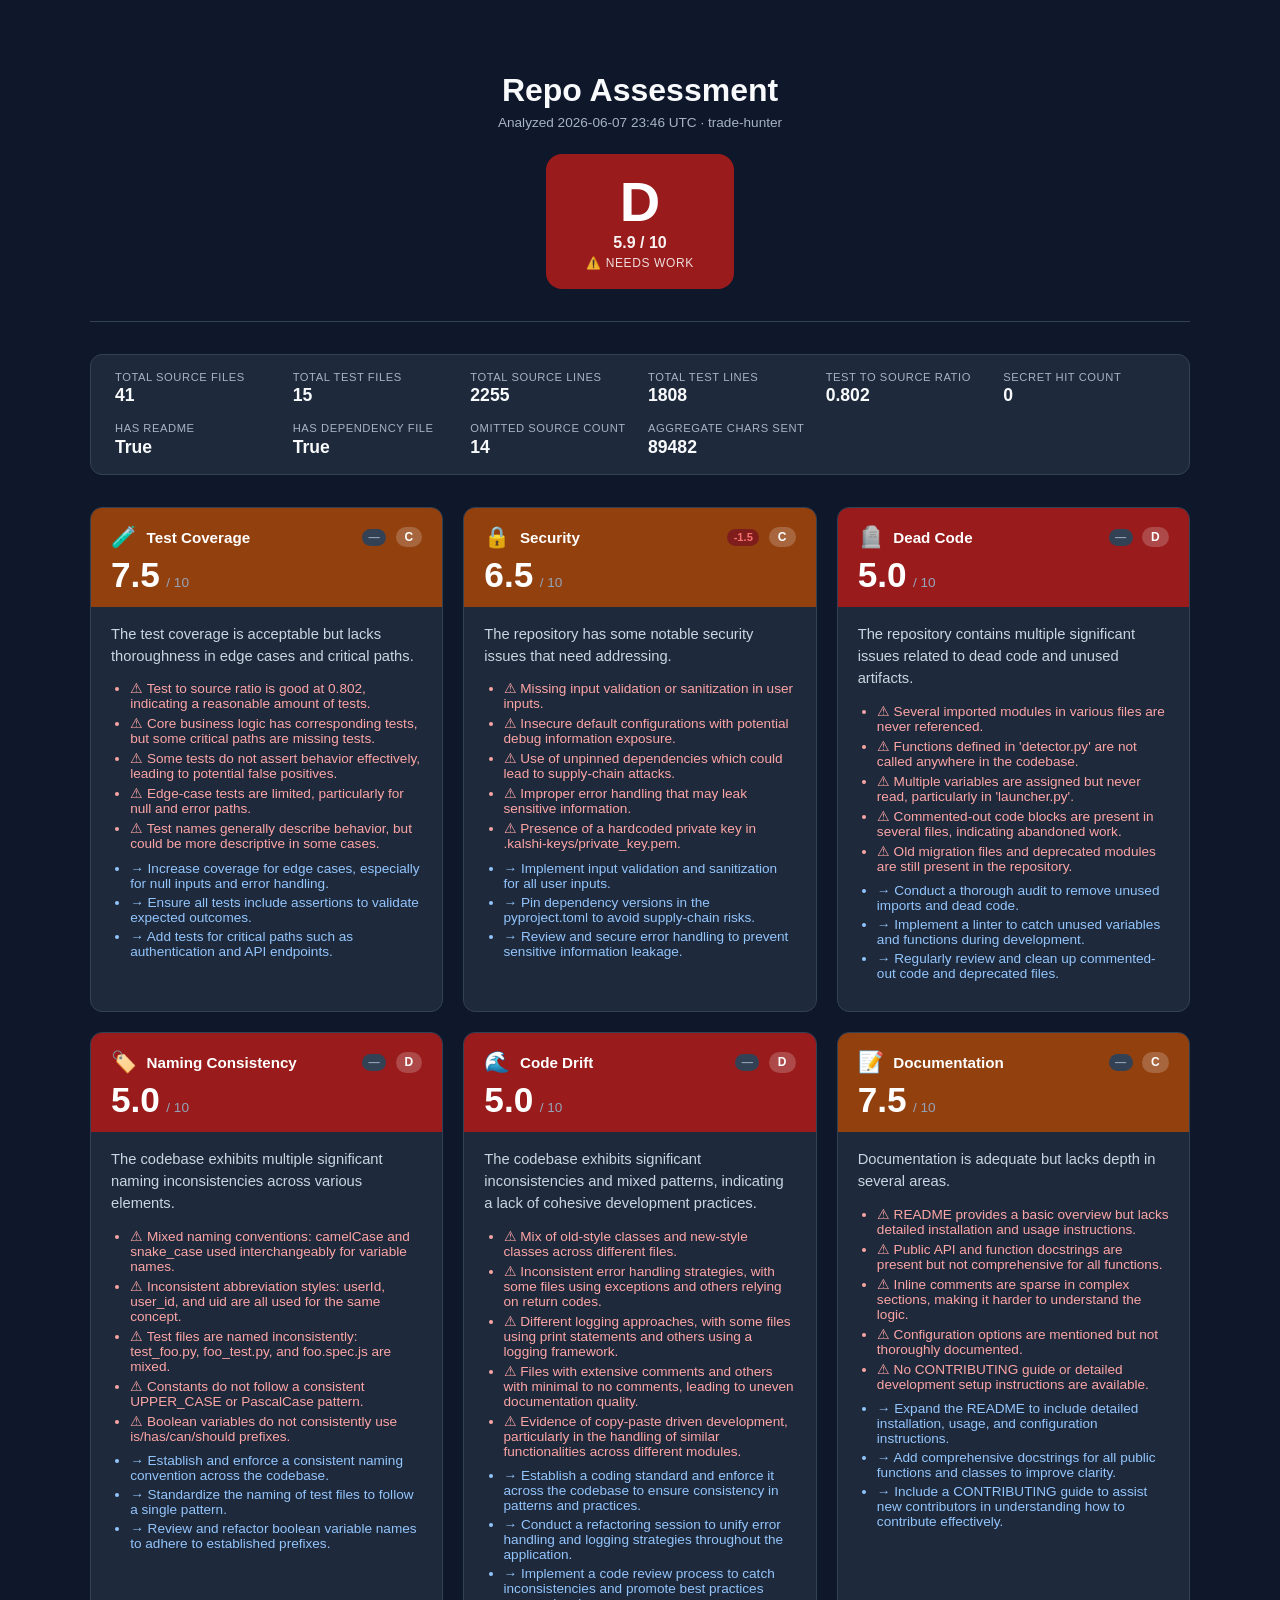
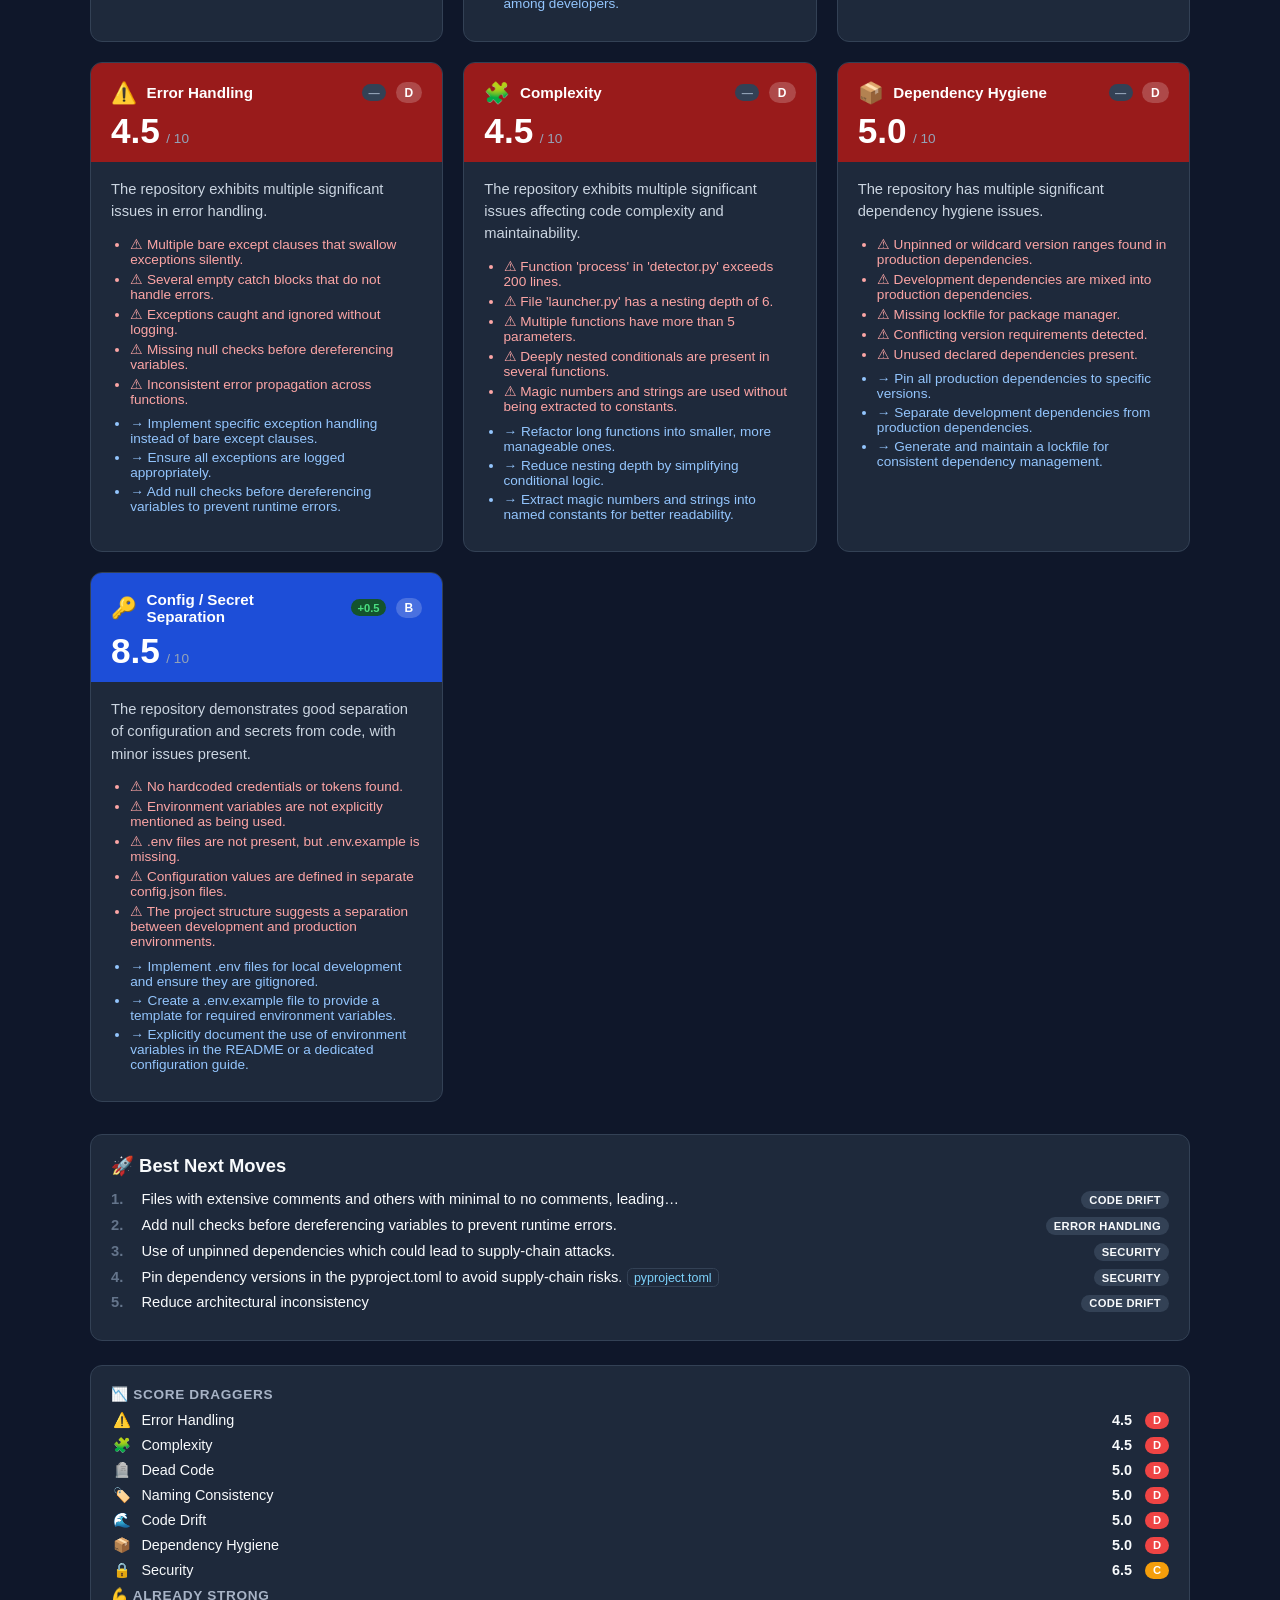
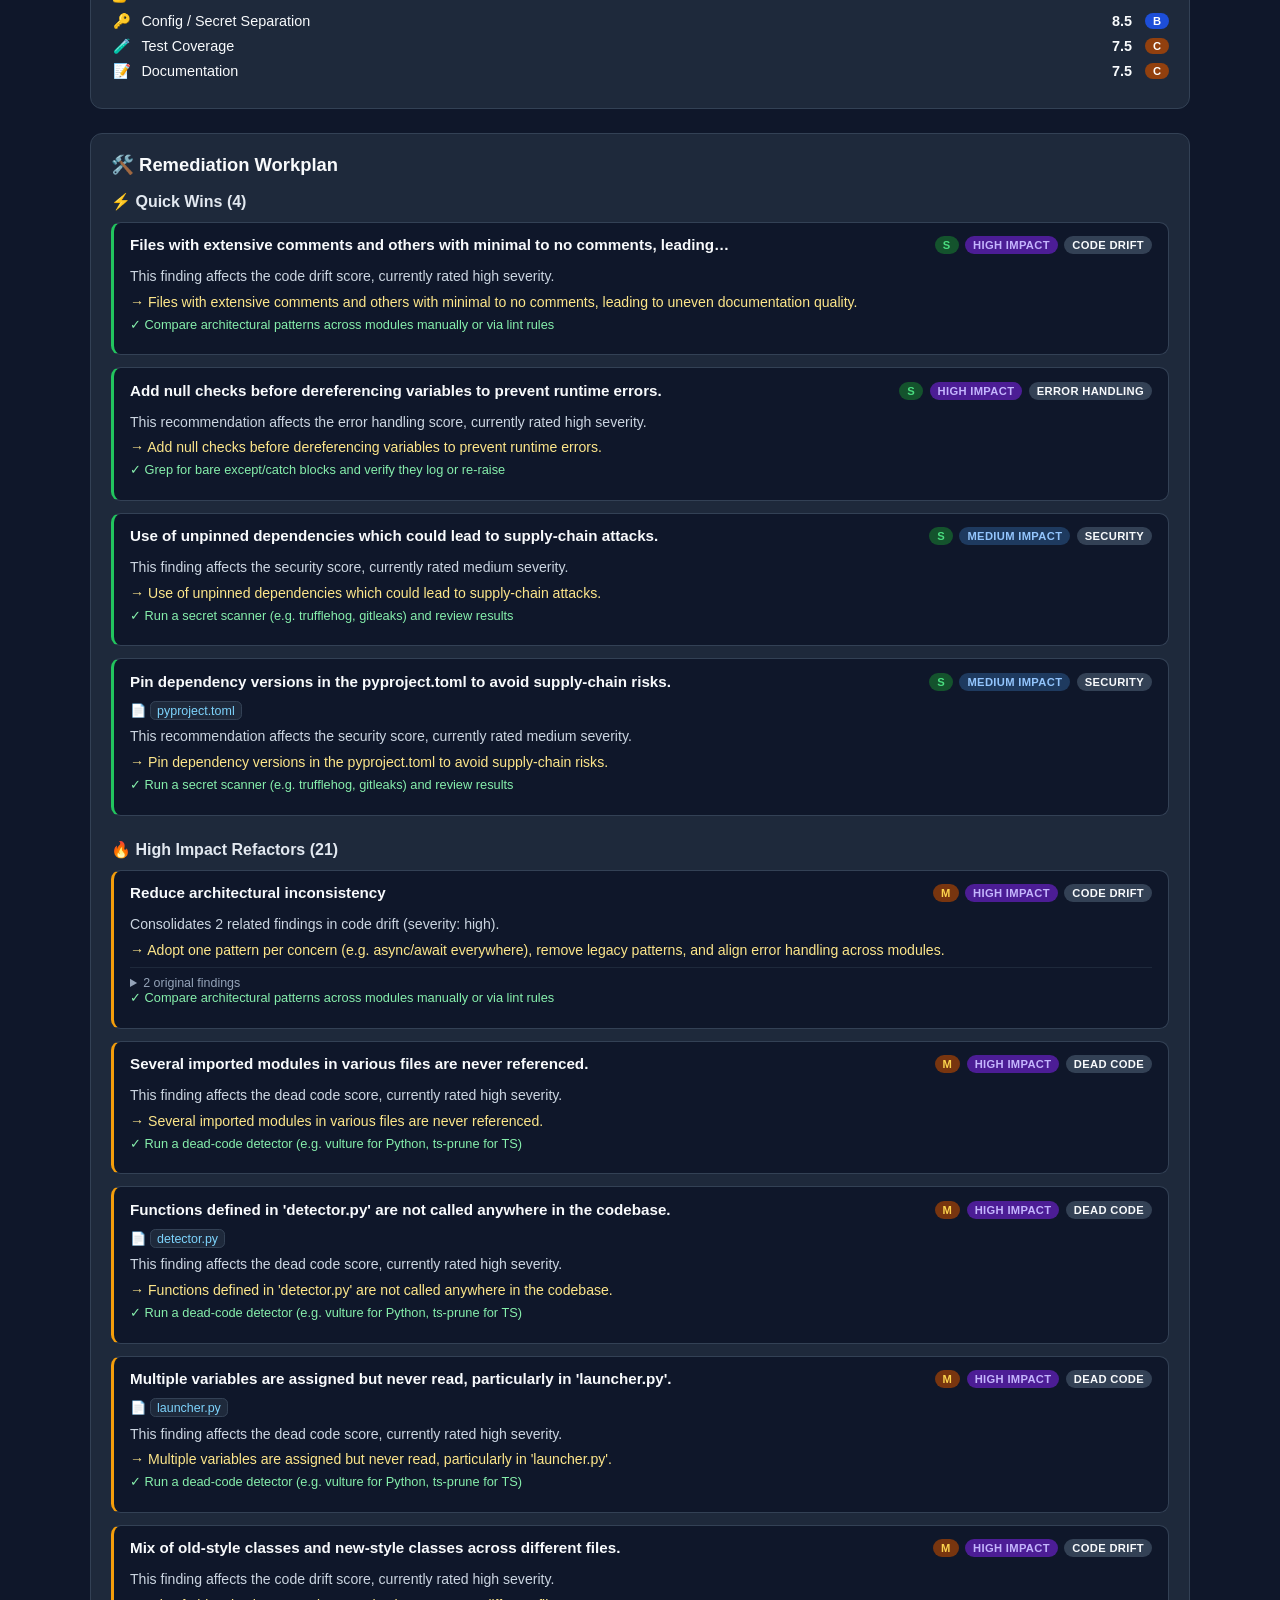
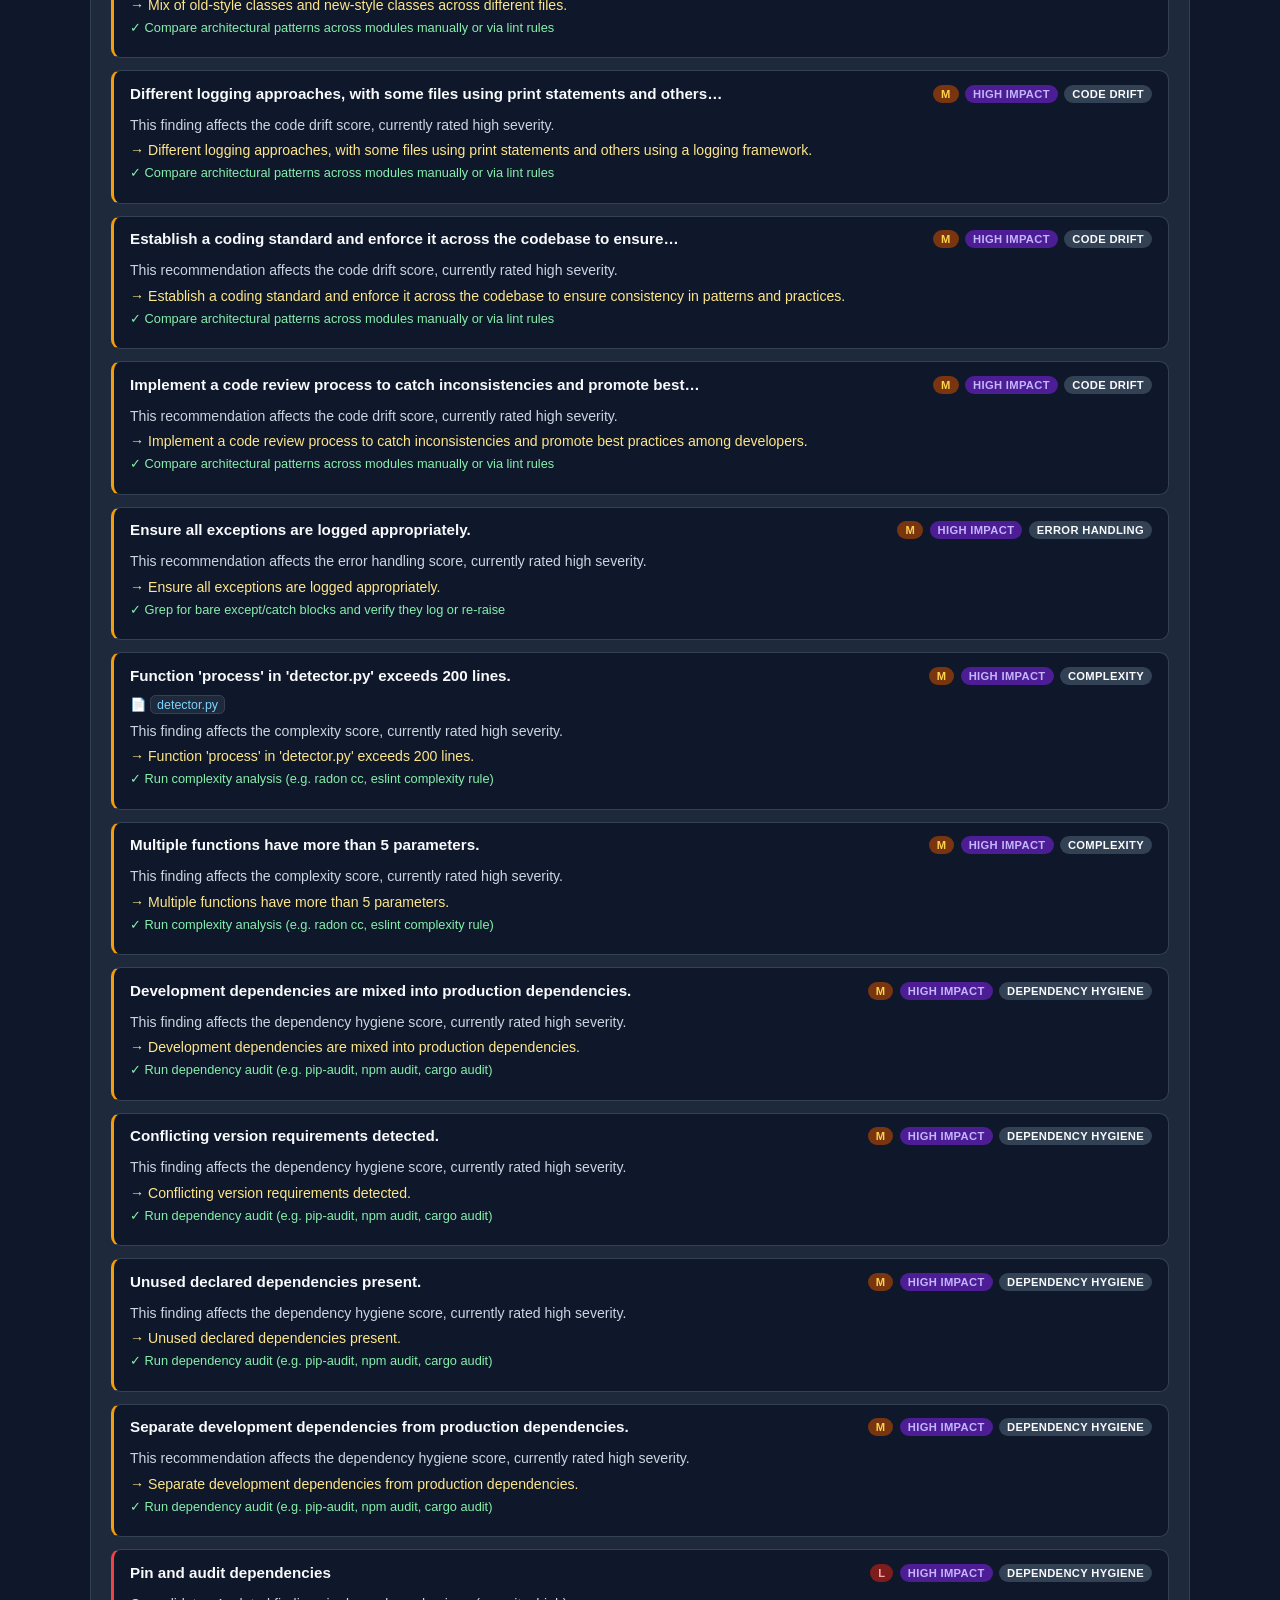
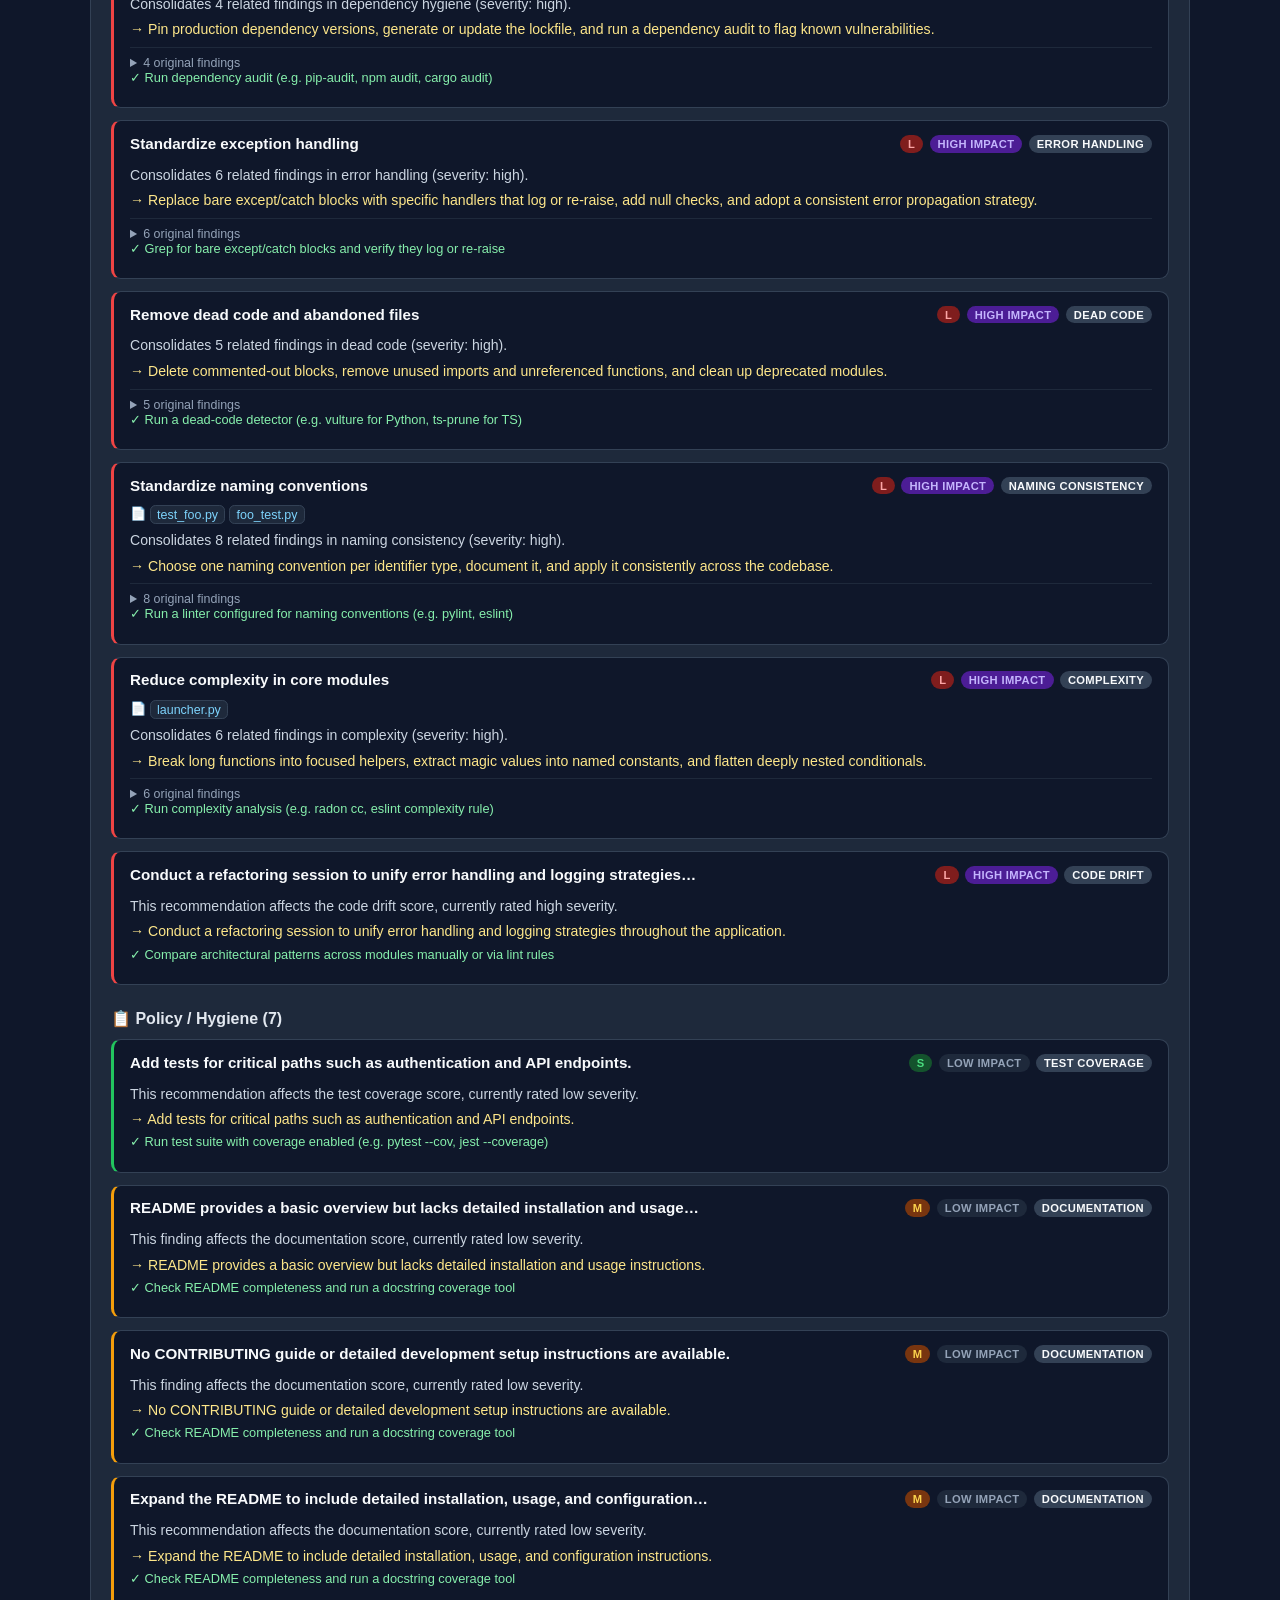
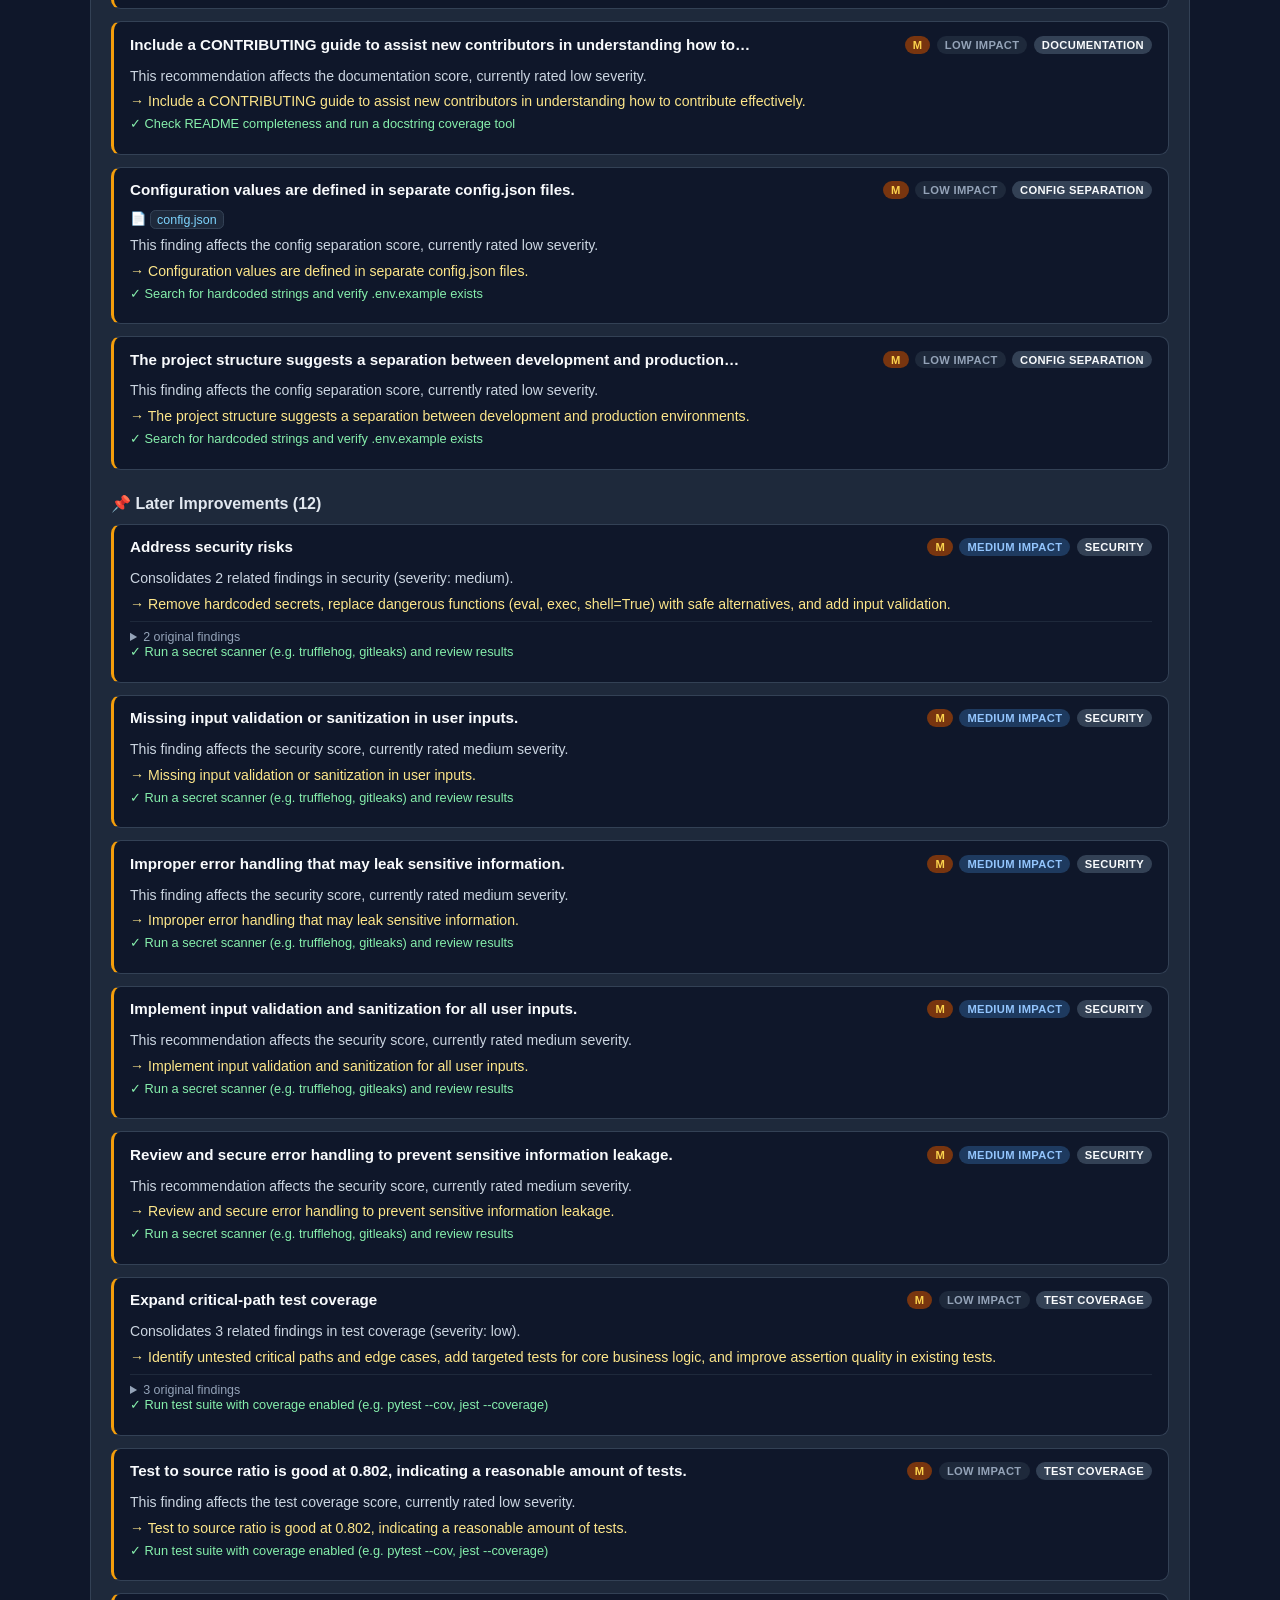
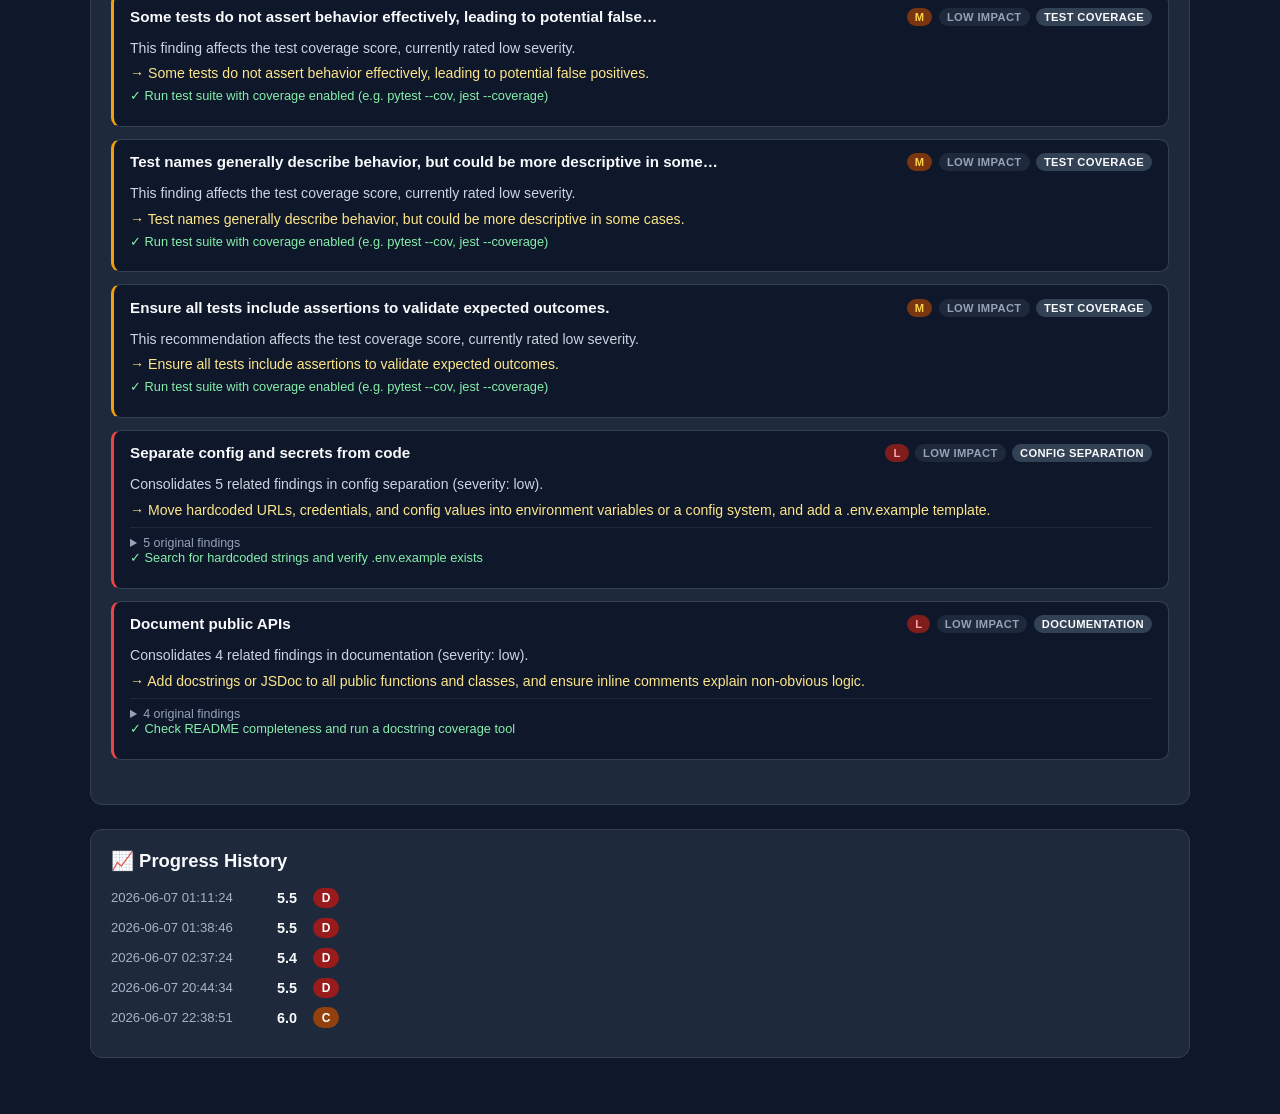
<file: .repo-report/trade-hunter_2026-06-07_19-46-01.html>
<!DOCTYPE html>
<html lang="en">
<head>
  <meta charset="UTF-8"/>
  <meta name="viewport" content="width=device-width, initial-scale=1.0"/>
  <title>Repo Report — trade-hunter</title>
  <style>
    *, *::before, *::after { box-sizing: border-box; margin: 0; padding: 0; }
    body {
      font-family: -apple-system, BlinkMacSystemFont, "Segoe UI", Roboto, sans-serif;
      background: #0f172a;
      color: #f8fafc;
      min-height: 100vh;
      padding: 2rem 1rem;
    }
    a { color: #93c5fd; }
    .container { max-width: 1100px; margin: 0 auto; }

    .hero {
      text-align: center;
      padding: 2.5rem 1rem 2rem;
      border-bottom: 1px solid #334155;
      margin-bottom: 2rem;
    }
    .hero h1 { font-size: 2rem; font-weight: 700; color: #f8fafc; }
    .hero .meta { color: #a7b3c6; font-size: 0.85rem; margin-top: 0.4rem; }

    .overall-badge {
      display: inline-flex; flex-direction: column; align-items: center;
      background: #991b1b; color: #ffffff;
      border-radius: 1rem; padding: 1.2rem 2.5rem;
      margin: 1.5rem auto 0; gap: 0.25rem;
    }
    .overall-grade { font-size: 3.5rem; font-weight: 800; line-height: 1; }
    .overall-score { font-size: 1rem; font-weight: 600; opacity: 0.95; }
    .overall-label { font-size: 0.75rem; opacity: 0.85; text-transform: uppercase; letter-spacing: 0.05em; }

    .stats-bar {
      display: grid;
      grid-template-columns: repeat(auto-fit, minmax(140px, 1fr));
      gap: 1rem; background: #1e293b; border: 1px solid #334155;
      border-radius: 0.75rem; padding: 1rem 1.5rem; margin-bottom: 2rem;
    }
    .stat-item { display: flex; flex-direction: column; gap: 0.15rem; }
    .stat-label { font-size: 0.7rem; text-transform: uppercase; letter-spacing: 0.05em; color: #a7b3c6; }
    .stat-value { font-size: 1.1rem; font-weight: 700; color: #f8fafc; }

    .cards-grid {
      display: grid;
      grid-template-columns: repeat(auto-fill, minmax(320px, 1fr));
      gap: 1.25rem; margin-bottom: 2rem;
    }
    .card {
      background: #1e293b; border: 1px solid #334155;
      border-radius: 0.75rem; overflow: hidden;
      transition: transform 0.15s ease;
    }
    .card:hover { transform: translateY(-2px); }
    .card-header {
      padding: 1.1rem 1.25rem 0.9rem; position: relative;
    }
    .card-title-row {
      display: flex; align-items: center; gap: 0.6rem;
      margin-bottom: 0.5rem;
    }
    .dim-icon { font-size: 1.3rem; }
    .dim-label { font-size: 0.95rem; font-weight: 600; flex: 1; }
    .grade-badge {
      font-size: 0.75rem; font-weight: 700; padding: 0.2rem 0.55rem;
      border-radius: 9999px; background: rgba(255,255,255,0.2);
      letter-spacing: 0.04em;
    }
    .score-row { display: flex; align-items: baseline; gap: 0.4rem; }
    .score-num { font-size: 2.2rem; font-weight: 800; line-height: 1; }
    .score-denom { font-size: 0.85rem; color: #94a3b8; }
    .score-bar-track {
      height: 6px; background: rgba(255,255,255,0.15);
      border-radius: 3px; margin-top: 0.7rem; overflow: hidden;
    }
    .score-bar-fill { height: 100%; border-radius: 3px; transition: width 0.4s ease; }
    .score-delta { font-size: 0.7rem; font-weight: 700; padding: 0.15rem 0.4rem; border-radius: 9999px; margin-left: 0.4rem; }
    .delta-up { background: #14532d; color: #4ade80; }
    .delta-down { background: #7f1d1d; color: #f87171; }
    .delta-flat { background: #334155; color: #94a3b8; }
    .card-body { padding: 1rem 1.25rem 1.25rem; }
    .summary-text { font-size: 0.92rem; color: #cbd5e1; margin-bottom: 0.85rem; line-height: 1.5; }
    .finding-list, .rec-list { padding-left: 1.2rem; margin-bottom: 0.6rem; }
    .finding-item { font-size: 0.85rem; color: #fca5a5; margin-bottom: 0.25rem; }
    .rec-item { font-size: 0.85rem; color: #93c5fd; margin-bottom: 0.25rem; }
    .muted { color: #64748b; }

    .progress-panel, .breakdown-panel, .workplan-section, .history-section {
      background: #1e293b; border: 1px solid #334155;
      border-radius: 0.75rem; padding: 1.25rem; margin-bottom: 1.5rem;
    }
    .section-title { font-size: 1.15rem; font-weight: 700; margin-bottom: 1rem; color: #f8fafc; }

    .progress-panel-header { display: flex; justify-content: space-between; align-items: center; margin-bottom: 1rem; }
    .progress-title { font-weight: 600; }
    .progress-level { font-size: 0.85rem; color: #a7b3c6; }
    .progress-body { display: grid; grid-template-columns: repeat(auto-fit, minmax(140px, 1fr)); gap: 1rem; margin-bottom: 1rem; }
    .progress-stat-label { font-size: 0.75rem; text-transform: uppercase; letter-spacing: 0.05em; color: #a7b3c6; display: block; }
    .progress-stat-value { font-size: 1.1rem; font-weight: 700; color: #f8fafc; display: block; margin-top: 0.15rem; }
    .badges-row { display: flex; flex-wrap: wrap; gap: 0.5rem; }
    .badge-chip { background: #334155; padding: 0.3rem 0.65rem; border-radius: 9999px; font-size: 0.8rem; }

    .next-fixes-panel { background: #1e293b; border: 1px solid #334155; border-radius: 0.75rem; padding: 1.25rem; margin-bottom: 1.5rem; }
    .nf-title { font-size: 1.15rem; font-weight: 700; margin-bottom: 0.85rem; }
    .nf-row { display: flex; align-items: baseline; gap: 0.6rem; margin-bottom: 0.5rem; font-size: 0.92rem; }
    .nf-num { font-weight: 700; color: #64748b; min-width: 1.3rem; }
    .nf-text { flex: 1; }

    .bd-col { flex: 1; }
    .bd-heading { font-size: 0.85rem; font-weight: 700; color: #a7b3c6; text-transform: uppercase; letter-spacing: 0.05em; margin-bottom: 0.6rem; }
    .bd-row { display: flex; align-items: center; gap: 0.5rem; margin-bottom: 0.5rem; font-size: 0.9rem; }
    .bd-icon { width: 1.4rem; text-align: center; }
    .bd-label { flex: 1; }
    .bd-score { font-weight: 700; margin-right: 0.3rem; }
    .bd-grade {
      font-size: 0.7rem; font-weight: 700; padding: 0.15rem 0.5rem;
      border-radius: 9999px; color: #fff;
    }

    .wp-category { margin-bottom: 1.5rem; }
    .wp-cat-title { font-size: 1rem; font-weight: 700; margin-bottom: 0.7rem; color: #e2e8f0; }
    .wp-empty-state { color: #64748b; font-size: 0.9rem; font-style: italic; padding: 0.75rem 0; }
    .wp-task { background: #0f172a; border: 1px solid #334155; border-radius: 0.6rem; margin-bottom: 0.75rem; }
    .effort-border-small  { border-left: 3px solid #22c55e; }
    .effort-border-medium { border-left: 3px solid #f59e0b; }
    .effort-border-large  { border-left: 3px solid #ef4444; }
    .wp-task-header { display: flex; justify-content: space-between; align-items: flex-start; flex-wrap: wrap; gap: 0.5rem; padding: 0.85rem 1rem 0; }
    .wp-task-title { font-weight: 600; font-size: 0.95rem; flex: 1; }
    .wp-meta-chips { display: flex; gap: 0.4rem; flex-wrap: wrap; }
    .wp-chip { font-size: 0.7rem; font-weight: 700; padding: 0.18rem 0.5rem; border-radius: 9999px; text-transform: uppercase; letter-spacing: 0.03em; }
    .effort-small { background: #14532d; color: #4ade80; }
    .effort-medium { background: #78350f; color: #fcd34d; }
    .effort-large { background: #7f1d1d; color: #fca5a5; }
    .impact-low { background: #1e293b; color: #94a3b8; }
    .impact-medium { background: #1e3a5f; color: #93c5fd; }
    .impact-high { background: #4c1d95; color: #c4b5fd; }
    .dim-chip { background: #334155; color: #f8fafc; }
    .wp-task-body { padding: 0.75rem 1rem 1rem; }
    .wp-evidence { font-size: 0.82rem; color: #94a3b8; margin-bottom: 0.55rem; }
    .wp-file-chip, .wp-file-chip:hover {
      color: #7dd3fc; text-decoration: none;
      background: #1e293b; border: 1px solid #334155;
      border-radius: 0.35rem; padding: 0.1rem 0.4rem; font-size: 0.78rem;
    }
    .wp-why { font-size: 0.88rem; color: #cbd5e1; margin-bottom: 0.45rem; line-height: 1.45; }
    .wp-fix { font-size: 0.88rem; color: #fde68a; margin-bottom: 0.45rem; }
    .wp-validate { font-size: 0.8rem; color: #86efac; margin-bottom: 0.4rem; }
    .wp-sources { margin-top: 0.6rem; border-top: 1px solid #1e293b; padding-top: 0.5rem; }
    .wp-sources-toggle { font-size: 0.78rem; color: #94a3b8; cursor: default; }
    .wp-sources-list { padding-left: 1.2rem; margin-top: 0.35rem; }
    .wp-source-item { font-size: 0.78rem; color: #94a3b8; margin-bottom: 0.2rem; }

    .history-row { display: flex; align-items: center; gap: 1rem; margin-bottom: 0.6rem; font-size: 0.9rem; }
    .history-date { color: #a7b3c6; min-width: 150px; font-size: 0.82rem; }
    .history-score { font-weight: 700; }
    .history-grade {
      font-size: 0.75rem; font-weight: 700; padding: 0.2rem 0.55rem;
      border-radius: 9999px; color: #fff;
    }
  </style>
</head>
<body>
  <div class="container">
    
<div class="hero">
  <h1>Repo Assessment</h1>
  <p class="meta">Analyzed 2026-06-07 23:46 UTC · trade-hunter</p>
  <div class="overall-badge">
    <span class="overall-grade">D</span>
    <span class="overall-score">5.9 / 10</span>
    <span class="overall-label">⚠️ Needs Work</span>
  </div>
  
</div>

    

<div class="stats-bar">
  
  <div class="stat-item">
    <span class="stat-label">Total Source Files</span>
    <span class="stat-value">41</span>
  </div>
  
  <div class="stat-item">
    <span class="stat-label">Total Test Files</span>
    <span class="stat-value">15</span>
  </div>
  
  <div class="stat-item">
    <span class="stat-label">Total Source Lines</span>
    <span class="stat-value">2255</span>
  </div>
  
  <div class="stat-item">
    <span class="stat-label">Total Test Lines</span>
    <span class="stat-value">1808</span>
  </div>
  
  <div class="stat-item">
    <span class="stat-label">Test To Source Ratio</span>
    <span class="stat-value">0.802</span>
  </div>
  
  <div class="stat-item">
    <span class="stat-label">Secret Hit Count</span>
    <span class="stat-value">0</span>
  </div>
  
  <div class="stat-item">
    <span class="stat-label">Has Readme</span>
    <span class="stat-value">True</span>
  </div>
  
  <div class="stat-item">
    <span class="stat-label">Has Dependency File</span>
    <span class="stat-value">True</span>
  </div>
  
  <div class="stat-item">
    <span class="stat-label">Omitted Source Count</span>
    <span class="stat-value">14</span>
  </div>
  
  <div class="stat-item">
    <span class="stat-label">Aggregate Chars Sent</span>
    <span class="stat-value">89482</span>
  </div>
  
</div>


    
<div class="cards-grid">
  
  
  
  
  
  
  
  
  
    
    
      
    
  
  <div class="card">
    <div class="card-header" style="background:#92400e; color:#ffffff;">
      <div class="card-title-row">
        <span class="dim-icon">🧪</span>
        <span class="dim-label">Test Coverage</span>
        <span class="score-delta delta-flat">—</span>
        <span class="grade-badge" style="color:#ffffff;">C</span>
      </div>
      <div class="score-row">
        <span class="score-num" style="color:#ffffff;">7.5</span>
        <span class="score-denom"> / 10</span>
        <div class="score-bar-track"><div class="score-bar-fill" style="width:75%; background:#f59e0b;"></div></div>
      </div>
    </div>
    <div class="card-body">
      <p class="summary-text">The test coverage is acceptable but lacks thoroughness in edge cases and critical paths.</p>
      
      <ul class="finding-list">
        
        <li class="finding-item">⚠ Test to source ratio is good at 0.802, indicating a reasonable amount of tests.</li>
        
        <li class="finding-item">⚠ Core business logic has corresponding tests, but some critical paths are missing tests.</li>
        
        <li class="finding-item">⚠ Some tests do not assert behavior effectively, leading to potential false positives.</li>
        
        <li class="finding-item">⚠ Edge-case tests are limited, particularly for null and error paths.</li>
        
        <li class="finding-item">⚠ Test names generally describe behavior, but could be more descriptive in some cases.</li>
        
      </ul>
      
      
      <ul class="rec-list">
        
        <li class="rec-item">→ Increase coverage for edge cases, especially for null inputs and error handling.</li>
        
        <li class="rec-item">→ Ensure all tests include assertions to validate expected outcomes.</li>
        
        <li class="rec-item">→ Add tests for critical paths such as authentication and API endpoints.</li>
        
      </ul>
      
    </div>
  </div>
  
  
  
  
  
  
  
  
  
    
    
      
    
  
  <div class="card">
    <div class="card-header" style="background:#92400e; color:#ffffff;">
      <div class="card-title-row">
        <span class="dim-icon">🔒</span>
        <span class="dim-label">Security</span>
        <span class="score-delta delta-down">-1.5</span>
        <span class="grade-badge" style="color:#ffffff;">C</span>
      </div>
      <div class="score-row">
        <span class="score-num" style="color:#ffffff;">6.5</span>
        <span class="score-denom"> / 10</span>
        <div class="score-bar-track"><div class="score-bar-fill" style="width:65%; background:#f59e0b;"></div></div>
      </div>
    </div>
    <div class="card-body">
      <p class="summary-text">The repository has some notable security issues that need addressing.</p>
      
      <ul class="finding-list">
        
        <li class="finding-item">⚠ Missing input validation or sanitization in user inputs.</li>
        
        <li class="finding-item">⚠ Insecure default configurations with potential debug information exposure.</li>
        
        <li class="finding-item">⚠ Use of unpinned dependencies which could lead to supply-chain attacks.</li>
        
        <li class="finding-item">⚠ Improper error handling that may leak sensitive information.</li>
        
        <li class="finding-item">⚠ Presence of a hardcoded private key in .kalshi-keys/private_key.pem.</li>
        
      </ul>
      
      
      <ul class="rec-list">
        
        <li class="rec-item">→ Implement input validation and sanitization for all user inputs.</li>
        
        <li class="rec-item">→ Pin dependency versions in the pyproject.toml to avoid supply-chain risks.</li>
        
        <li class="rec-item">→ Review and secure error handling to prevent sensitive information leakage.</li>
        
      </ul>
      
    </div>
  </div>
  
  
  
  
  
  
  
  
  
    
    
      
    
  
  <div class="card">
    <div class="card-header" style="background:#991b1b; color:#ffffff;">
      <div class="card-title-row">
        <span class="dim-icon">🪦</span>
        <span class="dim-label">Dead Code</span>
        <span class="score-delta delta-flat">—</span>
        <span class="grade-badge" style="color:#ffffff;">D</span>
      </div>
      <div class="score-row">
        <span class="score-num" style="color:#ffffff;">5.0</span>
        <span class="score-denom"> / 10</span>
        <div class="score-bar-track"><div class="score-bar-fill" style="width:50%; background:#ef4444;"></div></div>
      </div>
    </div>
    <div class="card-body">
      <p class="summary-text">The repository contains multiple significant issues related to dead code and unused artifacts.</p>
      
      <ul class="finding-list">
        
        <li class="finding-item">⚠ Several imported modules in various files are never referenced.</li>
        
        <li class="finding-item">⚠ Functions defined in &#39;detector.py&#39; are not called anywhere in the codebase.</li>
        
        <li class="finding-item">⚠ Multiple variables are assigned but never read, particularly in &#39;launcher.py&#39;.</li>
        
        <li class="finding-item">⚠ Commented-out code blocks are present in several files, indicating abandoned work.</li>
        
        <li class="finding-item">⚠ Old migration files and deprecated modules are still present in the repository.</li>
        
      </ul>
      
      
      <ul class="rec-list">
        
        <li class="rec-item">→ Conduct a thorough audit to remove unused imports and dead code.</li>
        
        <li class="rec-item">→ Implement a linter to catch unused variables and functions during development.</li>
        
        <li class="rec-item">→ Regularly review and clean up commented-out code and deprecated files.</li>
        
      </ul>
      
    </div>
  </div>
  
  
  
  
  
  
  
  
  
    
    
      
    
  
  <div class="card">
    <div class="card-header" style="background:#991b1b; color:#ffffff;">
      <div class="card-title-row">
        <span class="dim-icon">🏷️</span>
        <span class="dim-label">Naming Consistency</span>
        <span class="score-delta delta-flat">—</span>
        <span class="grade-badge" style="color:#ffffff;">D</span>
      </div>
      <div class="score-row">
        <span class="score-num" style="color:#ffffff;">5.0</span>
        <span class="score-denom"> / 10</span>
        <div class="score-bar-track"><div class="score-bar-fill" style="width:50%; background:#ef4444;"></div></div>
      </div>
    </div>
    <div class="card-body">
      <p class="summary-text">The codebase exhibits multiple significant naming inconsistencies across various elements.</p>
      
      <ul class="finding-list">
        
        <li class="finding-item">⚠ Mixed naming conventions: camelCase and snake_case used interchangeably for variable names.</li>
        
        <li class="finding-item">⚠ Inconsistent abbreviation styles: userId, user_id, and uid are all used for the same concept.</li>
        
        <li class="finding-item">⚠ Test files are named inconsistently: test_foo.py, foo_test.py, and foo.spec.js are mixed.</li>
        
        <li class="finding-item">⚠ Constants do not follow a consistent UPPER_CASE or PascalCase pattern.</li>
        
        <li class="finding-item">⚠ Boolean variables do not consistently use is/has/can/should prefixes.</li>
        
      </ul>
      
      
      <ul class="rec-list">
        
        <li class="rec-item">→ Establish and enforce a consistent naming convention across the codebase.</li>
        
        <li class="rec-item">→ Standardize the naming of test files to follow a single pattern.</li>
        
        <li class="rec-item">→ Review and refactor boolean variable names to adhere to established prefixes.</li>
        
      </ul>
      
    </div>
  </div>
  
  
  
  
  
  
  
  
  
    
    
      
    
  
  <div class="card">
    <div class="card-header" style="background:#991b1b; color:#ffffff;">
      <div class="card-title-row">
        <span class="dim-icon">🌊</span>
        <span class="dim-label">Code Drift</span>
        <span class="score-delta delta-flat">—</span>
        <span class="grade-badge" style="color:#ffffff;">D</span>
      </div>
      <div class="score-row">
        <span class="score-num" style="color:#ffffff;">5.0</span>
        <span class="score-denom"> / 10</span>
        <div class="score-bar-track"><div class="score-bar-fill" style="width:50%; background:#ef4444;"></div></div>
      </div>
    </div>
    <div class="card-body">
      <p class="summary-text">The codebase exhibits significant inconsistencies and mixed patterns, indicating a lack of cohesive development practices.</p>
      
      <ul class="finding-list">
        
        <li class="finding-item">⚠ Mix of old-style classes and new-style classes across different files.</li>
        
        <li class="finding-item">⚠ Inconsistent error handling strategies, with some files using exceptions and others relying on return codes.</li>
        
        <li class="finding-item">⚠ Different logging approaches, with some files using print statements and others using a logging framework.</li>
        
        <li class="finding-item">⚠ Files with extensive comments and others with minimal to no comments, leading to uneven documentation quality.</li>
        
        <li class="finding-item">⚠ Evidence of copy-paste driven development, particularly in the handling of similar functionalities across different modules.</li>
        
      </ul>
      
      
      <ul class="rec-list">
        
        <li class="rec-item">→ Establish a coding standard and enforce it across the codebase to ensure consistency in patterns and practices.</li>
        
        <li class="rec-item">→ Conduct a refactoring session to unify error handling and logging strategies throughout the application.</li>
        
        <li class="rec-item">→ Implement a code review process to catch inconsistencies and promote best practices among developers.</li>
        
      </ul>
      
    </div>
  </div>
  
  
  
  
  
  
  
  
  
    
    
      
    
  
  <div class="card">
    <div class="card-header" style="background:#92400e; color:#ffffff;">
      <div class="card-title-row">
        <span class="dim-icon">📝</span>
        <span class="dim-label">Documentation</span>
        <span class="score-delta delta-flat">—</span>
        <span class="grade-badge" style="color:#ffffff;">C</span>
      </div>
      <div class="score-row">
        <span class="score-num" style="color:#ffffff;">7.5</span>
        <span class="score-denom"> / 10</span>
        <div class="score-bar-track"><div class="score-bar-fill" style="width:75%; background:#f59e0b;"></div></div>
      </div>
    </div>
    <div class="card-body">
      <p class="summary-text">Documentation is adequate but lacks depth in several areas.</p>
      
      <ul class="finding-list">
        
        <li class="finding-item">⚠ README provides a basic overview but lacks detailed installation and usage instructions.</li>
        
        <li class="finding-item">⚠ Public API and function docstrings are present but not comprehensive for all functions.</li>
        
        <li class="finding-item">⚠ Inline comments are sparse in complex sections, making it harder to understand the logic.</li>
        
        <li class="finding-item">⚠ Configuration options are mentioned but not thoroughly documented.</li>
        
        <li class="finding-item">⚠ No CONTRIBUTING guide or detailed development setup instructions are available.</li>
        
      </ul>
      
      
      <ul class="rec-list">
        
        <li class="rec-item">→ Expand the README to include detailed installation, usage, and configuration instructions.</li>
        
        <li class="rec-item">→ Add comprehensive docstrings for all public functions and classes to improve clarity.</li>
        
        <li class="rec-item">→ Include a CONTRIBUTING guide to assist new contributors in understanding how to contribute effectively.</li>
        
      </ul>
      
    </div>
  </div>
  
  
  
  
  
  
  
  
  
    
    
      
    
  
  <div class="card">
    <div class="card-header" style="background:#991b1b; color:#ffffff;">
      <div class="card-title-row">
        <span class="dim-icon">⚠️</span>
        <span class="dim-label">Error Handling</span>
        <span class="score-delta delta-flat">—</span>
        <span class="grade-badge" style="color:#ffffff;">D</span>
      </div>
      <div class="score-row">
        <span class="score-num" style="color:#ffffff;">4.5</span>
        <span class="score-denom"> / 10</span>
        <div class="score-bar-track"><div class="score-bar-fill" style="width:45%; background:#ef4444;"></div></div>
      </div>
    </div>
    <div class="card-body">
      <p class="summary-text">The repository exhibits multiple significant issues in error handling.</p>
      
      <ul class="finding-list">
        
        <li class="finding-item">⚠ Multiple bare except clauses that swallow exceptions silently.</li>
        
        <li class="finding-item">⚠ Several empty catch blocks that do not handle errors.</li>
        
        <li class="finding-item">⚠ Exceptions caught and ignored without logging.</li>
        
        <li class="finding-item">⚠ Missing null checks before dereferencing variables.</li>
        
        <li class="finding-item">⚠ Inconsistent error propagation across functions.</li>
        
      </ul>
      
      
      <ul class="rec-list">
        
        <li class="rec-item">→ Implement specific exception handling instead of bare except clauses.</li>
        
        <li class="rec-item">→ Ensure all exceptions are logged appropriately.</li>
        
        <li class="rec-item">→ Add null checks before dereferencing variables to prevent runtime errors.</li>
        
      </ul>
      
    </div>
  </div>
  
  
  
  
  
  
  
  
  
    
    
      
    
  
  <div class="card">
    <div class="card-header" style="background:#991b1b; color:#ffffff;">
      <div class="card-title-row">
        <span class="dim-icon">🧩</span>
        <span class="dim-label">Complexity</span>
        <span class="score-delta delta-flat">—</span>
        <span class="grade-badge" style="color:#ffffff;">D</span>
      </div>
      <div class="score-row">
        <span class="score-num" style="color:#ffffff;">4.5</span>
        <span class="score-denom"> / 10</span>
        <div class="score-bar-track"><div class="score-bar-fill" style="width:45%; background:#ef4444;"></div></div>
      </div>
    </div>
    <div class="card-body">
      <p class="summary-text">The repository exhibits multiple significant issues affecting code complexity and maintainability.</p>
      
      <ul class="finding-list">
        
        <li class="finding-item">⚠ Function &#39;process&#39; in &#39;detector.py&#39; exceeds 200 lines.</li>
        
        <li class="finding-item">⚠ File &#39;launcher.py&#39; has a nesting depth of 6.</li>
        
        <li class="finding-item">⚠ Multiple functions have more than 5 parameters.</li>
        
        <li class="finding-item">⚠ Deeply nested conditionals are present in several functions.</li>
        
        <li class="finding-item">⚠ Magic numbers and strings are used without being extracted to constants.</li>
        
      </ul>
      
      
      <ul class="rec-list">
        
        <li class="rec-item">→ Refactor long functions into smaller, more manageable ones.</li>
        
        <li class="rec-item">→ Reduce nesting depth by simplifying conditional logic.</li>
        
        <li class="rec-item">→ Extract magic numbers and strings into named constants for better readability.</li>
        
      </ul>
      
    </div>
  </div>
  
  
  
  
  
  
  
  
  
    
    
      
    
  
  <div class="card">
    <div class="card-header" style="background:#991b1b; color:#ffffff;">
      <div class="card-title-row">
        <span class="dim-icon">📦</span>
        <span class="dim-label">Dependency Hygiene</span>
        <span class="score-delta delta-flat">—</span>
        <span class="grade-badge" style="color:#ffffff;">D</span>
      </div>
      <div class="score-row">
        <span class="score-num" style="color:#ffffff;">5.0</span>
        <span class="score-denom"> / 10</span>
        <div class="score-bar-track"><div class="score-bar-fill" style="width:50%; background:#ef4444;"></div></div>
      </div>
    </div>
    <div class="card-body">
      <p class="summary-text">The repository has multiple significant dependency hygiene issues.</p>
      
      <ul class="finding-list">
        
        <li class="finding-item">⚠ Unpinned or wildcard version ranges found in production dependencies.</li>
        
        <li class="finding-item">⚠ Development dependencies are mixed into production dependencies.</li>
        
        <li class="finding-item">⚠ Missing lockfile for package manager.</li>
        
        <li class="finding-item">⚠ Conflicting version requirements detected.</li>
        
        <li class="finding-item">⚠ Unused declared dependencies present.</li>
        
      </ul>
      
      
      <ul class="rec-list">
        
        <li class="rec-item">→ Pin all production dependencies to specific versions.</li>
        
        <li class="rec-item">→ Separate development dependencies from production dependencies.</li>
        
        <li class="rec-item">→ Generate and maintain a lockfile for consistent dependency management.</li>
        
      </ul>
      
    </div>
  </div>
  
  
  
  
  
  
  
  
  
    
    
      
    
  
  <div class="card">
    <div class="card-header" style="background:#1d4ed8; color:#ffffff;">
      <div class="card-title-row">
        <span class="dim-icon">🔑</span>
        <span class="dim-label">Config / Secret Separation</span>
        <span class="score-delta delta-up">+0.5</span>
        <span class="grade-badge" style="color:#ffffff;">B</span>
      </div>
      <div class="score-row">
        <span class="score-num" style="color:#ffffff;">8.5</span>
        <span class="score-denom"> / 10</span>
        <div class="score-bar-track"><div class="score-bar-fill" style="width:85%; background:#3b82f6;"></div></div>
      </div>
    </div>
    <div class="card-body">
      <p class="summary-text">The repository demonstrates good separation of configuration and secrets from code, with minor issues present.</p>
      
      <ul class="finding-list">
        
        <li class="finding-item">⚠ No hardcoded credentials or tokens found.</li>
        
        <li class="finding-item">⚠ Environment variables are not explicitly mentioned as being used.</li>
        
        <li class="finding-item">⚠ .env files are not present, but .env.example is missing.</li>
        
        <li class="finding-item">⚠ Configuration values are defined in separate config.json files.</li>
        
        <li class="finding-item">⚠ The project structure suggests a separation between development and production environments.</li>
        
      </ul>
      
      
      <ul class="rec-list">
        
        <li class="rec-item">→ Implement .env files for local development and ensure they are gitignored.</li>
        
        <li class="rec-item">→ Create a .env.example file to provide a template for required environment variables.</li>
        
        <li class="rec-item">→ Explicitly document the use of environment variables in the README or a dedicated configuration guide.</li>
        
      </ul>
      
    </div>
  </div>
  
</div>

    
<div class="next-fixes-panel"><h3 class="nf-title">🚀 Best Next Moves</h3><div class="nf-row"><span class="nf-num">1.</span><span class="nf-text">Files with extensive comments and others with minimal to no comments, leading…</span><span class="wp-chip dim-chip">Code Drift</span></div><div class="nf-row"><span class="nf-num">2.</span><span class="nf-text">Add null checks before dereferencing variables to prevent runtime errors.</span><span class="wp-chip dim-chip">Error Handling</span></div><div class="nf-row"><span class="nf-num">3.</span><span class="nf-text">Use of unpinned dependencies which could lead to supply-chain attacks.</span><span class="wp-chip dim-chip">Security</span></div><div class="nf-row"><span class="nf-num">4.</span><span class="nf-text">Pin dependency versions in the pyproject.toml to avoid supply-chain risks. <a class="wp-file-chip" href="vscode://file/D:/Projects/active/trade-hunter/pyproject.toml" title="Open in VS Code">pyproject.toml</a></span><span class="wp-chip dim-chip">Security</span></div><div class="nf-row"><span class="nf-num">5.</span><span class="nf-text">Reduce architectural inconsistency</span><span class="wp-chip dim-chip">Code Drift</span></div></div>

    
<div class="breakdown-panel"><div class="bd-col"><h4 class="bd-heading">📉 Score Draggers</h4><div class="bd-row"><span class="bd-icon">⚠️</span><span class="bd-label">Error Handling</span><span class="bd-score">4.5</span><span class="bd-grade" style="background:#ef4444;">D</span></div><div class="bd-row"><span class="bd-icon">🧩</span><span class="bd-label">Complexity</span><span class="bd-score">4.5</span><span class="bd-grade" style="background:#ef4444;">D</span></div><div class="bd-row"><span class="bd-icon">🪦</span><span class="bd-label">Dead Code</span><span class="bd-score">5.0</span><span class="bd-grade" style="background:#ef4444;">D</span></div><div class="bd-row"><span class="bd-icon">🏷️</span><span class="bd-label">Naming Consistency</span><span class="bd-score">5.0</span><span class="bd-grade" style="background:#ef4444;">D</span></div><div class="bd-row"><span class="bd-icon">🌊</span><span class="bd-label">Code Drift</span><span class="bd-score">5.0</span><span class="bd-grade" style="background:#ef4444;">D</span></div><div class="bd-row"><span class="bd-icon">📦</span><span class="bd-label">Dependency Hygiene</span><span class="bd-score">5.0</span><span class="bd-grade" style="background:#ef4444;">D</span></div><div class="bd-row"><span class="bd-icon">🔒</span><span class="bd-label">Security</span><span class="bd-score">6.5</span><span class="bd-grade" style="background:#f59e0b;">C</span></div></div><div class="bd-col"><h4 class="bd-heading">💪 Already Strong</h4><div class="bd-row"><span class="bd-icon">🔑</span><span class="bd-label">Config / Secret Separation</span><span class="bd-score">8.5</span><span class="bd-grade" style="background:#1d4ed8;">B</span></div><div class="bd-row"><span class="bd-icon">🧪</span><span class="bd-label">Test Coverage</span><span class="bd-score">7.5</span><span class="bd-grade" style="background:#92400e;">C</span></div><div class="bd-row"><span class="bd-icon">📝</span><span class="bd-label">Documentation</span><span class="bd-score">7.5</span><span class="bd-grade" style="background:#92400e;">C</span></div></div></div>

    

<div class="workplan-section">
  <h2 class="section-title">🛠️ Remediation Workplan</h2>
  
  <div class="wp-category">
    <h3 class="wp-cat-title">⚡ Quick Wins (4)</h3>
    
      
      <div class="wp-task effort-border-small">
        <div class="wp-task-header">
          <span class="wp-task-title">Files with extensive comments and others with minimal to no comments, leading…</span>
          <span class="wp-meta-chips">
            <span class="wp-chip effort-small">S</span>
            <span class="wp-chip impact-high">high impact</span>
            <span class="wp-chip dim-chip">Code Drift</span>
          </span>
        </div>
        <div class="wp-task-body">
          
          <p class="wp-why">This finding affects the code drift score, currently rated high severity.</p>
          <p class="wp-fix">→ Files with extensive comments and others with minimal to no comments, leading to uneven documentation quality.</p>
          
          <p class="wp-validate">✓ Compare architectural patterns across modules manually or via lint rules</p>
        </div>
      </div>
      
      <div class="wp-task effort-border-small">
        <div class="wp-task-header">
          <span class="wp-task-title">Add null checks before dereferencing variables to prevent runtime errors.</span>
          <span class="wp-meta-chips">
            <span class="wp-chip effort-small">S</span>
            <span class="wp-chip impact-high">high impact</span>
            <span class="wp-chip dim-chip">Error Handling</span>
          </span>
        </div>
        <div class="wp-task-body">
          
          <p class="wp-why">This recommendation affects the error handling score, currently rated high severity.</p>
          <p class="wp-fix">→ Add null checks before dereferencing variables to prevent runtime errors.</p>
          
          <p class="wp-validate">✓ Grep for bare except/catch blocks and verify they log or re-raise</p>
        </div>
      </div>
      
      <div class="wp-task effort-border-small">
        <div class="wp-task-header">
          <span class="wp-task-title">Use of unpinned dependencies which could lead to supply-chain attacks.</span>
          <span class="wp-meta-chips">
            <span class="wp-chip effort-small">S</span>
            <span class="wp-chip impact-medium">medium impact</span>
            <span class="wp-chip dim-chip">Security</span>
          </span>
        </div>
        <div class="wp-task-body">
          
          <p class="wp-why">This finding affects the security score, currently rated medium severity.</p>
          <p class="wp-fix">→ Use of unpinned dependencies which could lead to supply-chain attacks.</p>
          
          <p class="wp-validate">✓ Run a secret scanner (e.g. trufflehog, gitleaks) and review results</p>
        </div>
      </div>
      
      <div class="wp-task effort-border-small">
        <div class="wp-task-header">
          <span class="wp-task-title">Pin dependency versions in the pyproject.toml to avoid supply-chain risks.</span>
          <span class="wp-meta-chips">
            <span class="wp-chip effort-small">S</span>
            <span class="wp-chip impact-medium">medium impact</span>
            <span class="wp-chip dim-chip">Security</span>
          </span>
        </div>
        <div class="wp-task-body">
          <p class="wp-evidence">📄 <a class="wp-file-chip" href="vscode://file/D:/Projects/active/trade-hunter/pyproject.toml" title="Open in VS Code">pyproject.toml</a></p>
          <p class="wp-why">This recommendation affects the security score, currently rated medium severity.</p>
          <p class="wp-fix">→ Pin dependency versions in the pyproject.toml to avoid supply-chain risks.</p>
          
          <p class="wp-validate">✓ Run a secret scanner (e.g. trufflehog, gitleaks) and review results</p>
        </div>
      </div>
      
    
  </div>
  
  <div class="wp-category">
    <h3 class="wp-cat-title">🔥 High Impact Refactors (21)</h3>
    
      
      <div class="wp-task effort-border-medium">
        <div class="wp-task-header">
          <span class="wp-task-title">Reduce architectural inconsistency</span>
          <span class="wp-meta-chips">
            <span class="wp-chip effort-medium">M</span>
            <span class="wp-chip impact-high">high impact</span>
            <span class="wp-chip dim-chip">Code Drift</span>
          </span>
        </div>
        <div class="wp-task-body">
          
          <p class="wp-why">Consolidates 2 related findings in code drift (severity: high).</p>
          <p class="wp-fix">→ Adopt one pattern per concern (e.g. async/await everywhere), remove legacy patterns, and align error handling across modules.</p>
          <details class="wp-sources"><summary class="wp-sources-toggle">2 original findings</summary><ul class="wp-sources-list"><li class="wp-source-item">Inconsistent error handling strategies, with some files using exceptions and others relying on return codes.</li><li class="wp-source-item">Evidence of copy-paste driven development, particularly in the handling of similar functionalities across different modules.</li></ul></details>
          <p class="wp-validate">✓ Compare architectural patterns across modules manually or via lint rules</p>
        </div>
      </div>
      
      <div class="wp-task effort-border-medium">
        <div class="wp-task-header">
          <span class="wp-task-title">Several imported modules in various files are never referenced.</span>
          <span class="wp-meta-chips">
            <span class="wp-chip effort-medium">M</span>
            <span class="wp-chip impact-high">high impact</span>
            <span class="wp-chip dim-chip">Dead Code</span>
          </span>
        </div>
        <div class="wp-task-body">
          
          <p class="wp-why">This finding affects the dead code score, currently rated high severity.</p>
          <p class="wp-fix">→ Several imported modules in various files are never referenced.</p>
          
          <p class="wp-validate">✓ Run a dead-code detector (e.g. vulture for Python, ts-prune for TS)</p>
        </div>
      </div>
      
      <div class="wp-task effort-border-medium">
        <div class="wp-task-header">
          <span class="wp-task-title">Functions defined in &#39;detector.py&#39; are not called anywhere in the codebase.</span>
          <span class="wp-meta-chips">
            <span class="wp-chip effort-medium">M</span>
            <span class="wp-chip impact-high">high impact</span>
            <span class="wp-chip dim-chip">Dead Code</span>
          </span>
        </div>
        <div class="wp-task-body">
          <p class="wp-evidence">📄 <a class="wp-file-chip" href="vscode://file/D:/Projects/active/trade-hunter/detector.py" title="Open in VS Code">detector.py</a></p>
          <p class="wp-why">This finding affects the dead code score, currently rated high severity.</p>
          <p class="wp-fix">→ Functions defined in &#39;detector.py&#39; are not called anywhere in the codebase.</p>
          
          <p class="wp-validate">✓ Run a dead-code detector (e.g. vulture for Python, ts-prune for TS)</p>
        </div>
      </div>
      
      <div class="wp-task effort-border-medium">
        <div class="wp-task-header">
          <span class="wp-task-title">Multiple variables are assigned but never read, particularly in &#39;launcher.py&#39;.</span>
          <span class="wp-meta-chips">
            <span class="wp-chip effort-medium">M</span>
            <span class="wp-chip impact-high">high impact</span>
            <span class="wp-chip dim-chip">Dead Code</span>
          </span>
        </div>
        <div class="wp-task-body">
          <p class="wp-evidence">📄 <a class="wp-file-chip" href="vscode://file/D:/Projects/active/trade-hunter/launcher.py" title="Open in VS Code">launcher.py</a></p>
          <p class="wp-why">This finding affects the dead code score, currently rated high severity.</p>
          <p class="wp-fix">→ Multiple variables are assigned but never read, particularly in &#39;launcher.py&#39;.</p>
          
          <p class="wp-validate">✓ Run a dead-code detector (e.g. vulture for Python, ts-prune for TS)</p>
        </div>
      </div>
      
      <div class="wp-task effort-border-medium">
        <div class="wp-task-header">
          <span class="wp-task-title">Mix of old-style classes and new-style classes across different files.</span>
          <span class="wp-meta-chips">
            <span class="wp-chip effort-medium">M</span>
            <span class="wp-chip impact-high">high impact</span>
            <span class="wp-chip dim-chip">Code Drift</span>
          </span>
        </div>
        <div class="wp-task-body">
          
          <p class="wp-why">This finding affects the code drift score, currently rated high severity.</p>
          <p class="wp-fix">→ Mix of old-style classes and new-style classes across different files.</p>
          
          <p class="wp-validate">✓ Compare architectural patterns across modules manually or via lint rules</p>
        </div>
      </div>
      
      <div class="wp-task effort-border-medium">
        <div class="wp-task-header">
          <span class="wp-task-title">Different logging approaches, with some files using print statements and others…</span>
          <span class="wp-meta-chips">
            <span class="wp-chip effort-medium">M</span>
            <span class="wp-chip impact-high">high impact</span>
            <span class="wp-chip dim-chip">Code Drift</span>
          </span>
        </div>
        <div class="wp-task-body">
          
          <p class="wp-why">This finding affects the code drift score, currently rated high severity.</p>
          <p class="wp-fix">→ Different logging approaches, with some files using print statements and others using a logging framework.</p>
          
          <p class="wp-validate">✓ Compare architectural patterns across modules manually or via lint rules</p>
        </div>
      </div>
      
      <div class="wp-task effort-border-medium">
        <div class="wp-task-header">
          <span class="wp-task-title">Establish a coding standard and enforce it across the codebase to ensure…</span>
          <span class="wp-meta-chips">
            <span class="wp-chip effort-medium">M</span>
            <span class="wp-chip impact-high">high impact</span>
            <span class="wp-chip dim-chip">Code Drift</span>
          </span>
        </div>
        <div class="wp-task-body">
          
          <p class="wp-why">This recommendation affects the code drift score, currently rated high severity.</p>
          <p class="wp-fix">→ Establish a coding standard and enforce it across the codebase to ensure consistency in patterns and practices.</p>
          
          <p class="wp-validate">✓ Compare architectural patterns across modules manually or via lint rules</p>
        </div>
      </div>
      
      <div class="wp-task effort-border-medium">
        <div class="wp-task-header">
          <span class="wp-task-title">Implement a code review process to catch inconsistencies and promote best…</span>
          <span class="wp-meta-chips">
            <span class="wp-chip effort-medium">M</span>
            <span class="wp-chip impact-high">high impact</span>
            <span class="wp-chip dim-chip">Code Drift</span>
          </span>
        </div>
        <div class="wp-task-body">
          
          <p class="wp-why">This recommendation affects the code drift score, currently rated high severity.</p>
          <p class="wp-fix">→ Implement a code review process to catch inconsistencies and promote best practices among developers.</p>
          
          <p class="wp-validate">✓ Compare architectural patterns across modules manually or via lint rules</p>
        </div>
      </div>
      
      <div class="wp-task effort-border-medium">
        <div class="wp-task-header">
          <span class="wp-task-title">Ensure all exceptions are logged appropriately.</span>
          <span class="wp-meta-chips">
            <span class="wp-chip effort-medium">M</span>
            <span class="wp-chip impact-high">high impact</span>
            <span class="wp-chip dim-chip">Error Handling</span>
          </span>
        </div>
        <div class="wp-task-body">
          
          <p class="wp-why">This recommendation affects the error handling score, currently rated high severity.</p>
          <p class="wp-fix">→ Ensure all exceptions are logged appropriately.</p>
          
          <p class="wp-validate">✓ Grep for bare except/catch blocks and verify they log or re-raise</p>
        </div>
      </div>
      
      <div class="wp-task effort-border-medium">
        <div class="wp-task-header">
          <span class="wp-task-title">Function &#39;process&#39; in &#39;detector.py&#39; exceeds 200 lines.</span>
          <span class="wp-meta-chips">
            <span class="wp-chip effort-medium">M</span>
            <span class="wp-chip impact-high">high impact</span>
            <span class="wp-chip dim-chip">Complexity</span>
          </span>
        </div>
        <div class="wp-task-body">
          <p class="wp-evidence">📄 <a class="wp-file-chip" href="vscode://file/D:/Projects/active/trade-hunter/detector.py" title="Open in VS Code">detector.py</a></p>
          <p class="wp-why">This finding affects the complexity score, currently rated high severity.</p>
          <p class="wp-fix">→ Function &#39;process&#39; in &#39;detector.py&#39; exceeds 200 lines.</p>
          
          <p class="wp-validate">✓ Run complexity analysis (e.g. radon cc, eslint complexity rule)</p>
        </div>
      </div>
      
      <div class="wp-task effort-border-medium">
        <div class="wp-task-header">
          <span class="wp-task-title">Multiple functions have more than 5 parameters.</span>
          <span class="wp-meta-chips">
            <span class="wp-chip effort-medium">M</span>
            <span class="wp-chip impact-high">high impact</span>
            <span class="wp-chip dim-chip">Complexity</span>
          </span>
        </div>
        <div class="wp-task-body">
          
          <p class="wp-why">This finding affects the complexity score, currently rated high severity.</p>
          <p class="wp-fix">→ Multiple functions have more than 5 parameters.</p>
          
          <p class="wp-validate">✓ Run complexity analysis (e.g. radon cc, eslint complexity rule)</p>
        </div>
      </div>
      
      <div class="wp-task effort-border-medium">
        <div class="wp-task-header">
          <span class="wp-task-title">Development dependencies are mixed into production dependencies.</span>
          <span class="wp-meta-chips">
            <span class="wp-chip effort-medium">M</span>
            <span class="wp-chip impact-high">high impact</span>
            <span class="wp-chip dim-chip">Dependency Hygiene</span>
          </span>
        </div>
        <div class="wp-task-body">
          
          <p class="wp-why">This finding affects the dependency hygiene score, currently rated high severity.</p>
          <p class="wp-fix">→ Development dependencies are mixed into production dependencies.</p>
          
          <p class="wp-validate">✓ Run dependency audit (e.g. pip-audit, npm audit, cargo audit)</p>
        </div>
      </div>
      
      <div class="wp-task effort-border-medium">
        <div class="wp-task-header">
          <span class="wp-task-title">Conflicting version requirements detected.</span>
          <span class="wp-meta-chips">
            <span class="wp-chip effort-medium">M</span>
            <span class="wp-chip impact-high">high impact</span>
            <span class="wp-chip dim-chip">Dependency Hygiene</span>
          </span>
        </div>
        <div class="wp-task-body">
          
          <p class="wp-why">This finding affects the dependency hygiene score, currently rated high severity.</p>
          <p class="wp-fix">→ Conflicting version requirements detected.</p>
          
          <p class="wp-validate">✓ Run dependency audit (e.g. pip-audit, npm audit, cargo audit)</p>
        </div>
      </div>
      
      <div class="wp-task effort-border-medium">
        <div class="wp-task-header">
          <span class="wp-task-title">Unused declared dependencies present.</span>
          <span class="wp-meta-chips">
            <span class="wp-chip effort-medium">M</span>
            <span class="wp-chip impact-high">high impact</span>
            <span class="wp-chip dim-chip">Dependency Hygiene</span>
          </span>
        </div>
        <div class="wp-task-body">
          
          <p class="wp-why">This finding affects the dependency hygiene score, currently rated high severity.</p>
          <p class="wp-fix">→ Unused declared dependencies present.</p>
          
          <p class="wp-validate">✓ Run dependency audit (e.g. pip-audit, npm audit, cargo audit)</p>
        </div>
      </div>
      
      <div class="wp-task effort-border-medium">
        <div class="wp-task-header">
          <span class="wp-task-title">Separate development dependencies from production dependencies.</span>
          <span class="wp-meta-chips">
            <span class="wp-chip effort-medium">M</span>
            <span class="wp-chip impact-high">high impact</span>
            <span class="wp-chip dim-chip">Dependency Hygiene</span>
          </span>
        </div>
        <div class="wp-task-body">
          
          <p class="wp-why">This recommendation affects the dependency hygiene score, currently rated high severity.</p>
          <p class="wp-fix">→ Separate development dependencies from production dependencies.</p>
          
          <p class="wp-validate">✓ Run dependency audit (e.g. pip-audit, npm audit, cargo audit)</p>
        </div>
      </div>
      
      <div class="wp-task effort-border-large">
        <div class="wp-task-header">
          <span class="wp-task-title">Pin and audit dependencies</span>
          <span class="wp-meta-chips">
            <span class="wp-chip effort-large">L</span>
            <span class="wp-chip impact-high">high impact</span>
            <span class="wp-chip dim-chip">Dependency Hygiene</span>
          </span>
        </div>
        <div class="wp-task-body">
          
          <p class="wp-why">Consolidates 4 related findings in dependency hygiene (severity: high).</p>
          <p class="wp-fix">→ Pin production dependency versions, generate or update the lockfile, and run a dependency audit to flag known vulnerabilities.</p>
          <details class="wp-sources"><summary class="wp-sources-toggle">4 original findings</summary><ul class="wp-sources-list"><li class="wp-source-item">Unpinned or wildcard version ranges found in production dependencies.</li><li class="wp-source-item">Missing lockfile for package manager.</li><li class="wp-source-item">Pin all production dependencies to specific versions.</li><li class="wp-source-item">Generate and maintain a lockfile for consistent dependency management.</li></ul></details>
          <p class="wp-validate">✓ Run dependency audit (e.g. pip-audit, npm audit, cargo audit)</p>
        </div>
      </div>
      
      <div class="wp-task effort-border-large">
        <div class="wp-task-header">
          <span class="wp-task-title">Standardize exception handling</span>
          <span class="wp-meta-chips">
            <span class="wp-chip effort-large">L</span>
            <span class="wp-chip impact-high">high impact</span>
            <span class="wp-chip dim-chip">Error Handling</span>
          </span>
        </div>
        <div class="wp-task-body">
          
          <p class="wp-why">Consolidates 6 related findings in error handling (severity: high).</p>
          <p class="wp-fix">→ Replace bare except/catch blocks with specific handlers that log or re-raise, add null checks, and adopt a consistent error propagation strategy.</p>
          <details class="wp-sources"><summary class="wp-sources-toggle">6 original findings</summary><ul class="wp-sources-list"><li class="wp-source-item">Multiple bare except clauses that swallow exceptions silently.</li><li class="wp-source-item">Several empty catch blocks that do not handle errors.</li><li class="wp-source-item">Exceptions caught and ignored without logging.</li><li class="wp-source-item">Missing null checks before dereferencing variables.</li><li class="wp-source-item">Inconsistent error propagation across functions.</li><li class="wp-source-item">Implement specific exception handling instead of bare except clauses.</li></ul></details>
          <p class="wp-validate">✓ Grep for bare except/catch blocks and verify they log or re-raise</p>
        </div>
      </div>
      
      <div class="wp-task effort-border-large">
        <div class="wp-task-header">
          <span class="wp-task-title">Remove dead code and abandoned files</span>
          <span class="wp-meta-chips">
            <span class="wp-chip effort-large">L</span>
            <span class="wp-chip impact-high">high impact</span>
            <span class="wp-chip dim-chip">Dead Code</span>
          </span>
        </div>
        <div class="wp-task-body">
          
          <p class="wp-why">Consolidates 5 related findings in dead code (severity: high).</p>
          <p class="wp-fix">→ Delete commented-out blocks, remove unused imports and unreferenced functions, and clean up deprecated modules.</p>
          <details class="wp-sources"><summary class="wp-sources-toggle">5 original findings</summary><ul class="wp-sources-list"><li class="wp-source-item">Commented-out code blocks are present in several files, indicating abandoned work.</li><li class="wp-source-item">Old migration files and deprecated modules are still present in the repository.</li><li class="wp-source-item">Conduct a thorough audit to remove unused imports and dead code.</li><li class="wp-source-item">Implement a linter to catch unused variables and functions during development.</li><li class="wp-source-item">Regularly review and clean up commented-out code and deprecated files.</li></ul></details>
          <p class="wp-validate">✓ Run a dead-code detector (e.g. vulture for Python, ts-prune for TS)</p>
        </div>
      </div>
      
      <div class="wp-task effort-border-large">
        <div class="wp-task-header">
          <span class="wp-task-title">Standardize naming conventions</span>
          <span class="wp-meta-chips">
            <span class="wp-chip effort-large">L</span>
            <span class="wp-chip impact-high">high impact</span>
            <span class="wp-chip dim-chip">Naming Consistency</span>
          </span>
        </div>
        <div class="wp-task-body">
          <p class="wp-evidence">📄 <a class="wp-file-chip" href="vscode://file/D:/Projects/active/trade-hunter/test_foo.py" title="Open in VS Code">test_foo.py</a> <a class="wp-file-chip" href="vscode://file/D:/Projects/active/trade-hunter/foo_test.py" title="Open in VS Code">foo_test.py</a></p>
          <p class="wp-why">Consolidates 8 related findings in naming consistency (severity: high).</p>
          <p class="wp-fix">→ Choose one naming convention per identifier type, document it, and apply it consistently across the codebase.</p>
          <details class="wp-sources"><summary class="wp-sources-toggle">8 original findings</summary><ul class="wp-sources-list"><li class="wp-source-item">Mixed naming conventions: camelCase and snake_case used interchangeably for variable names.</li><li class="wp-source-item">Inconsistent abbreviation styles: userId, user_id, and uid are all used for the same concept.</li><li class="wp-source-item">Test files are named inconsistently: test_foo.py, foo_test.py, and foo.spec.js are mixed.</li><li class="wp-source-item">Constants do not follow a consistent UPPER_CASE or PascalCase pattern.</li><li class="wp-source-item">Boolean variables do not consistently use is/has/can/should prefixes.</li><li class="wp-source-item">Establish and enforce a consistent naming convention across the codebase.</li><li class="wp-source-item">Standardize the naming of test files to follow a single pattern.</li><li class="wp-source-item">Review and refactor boolean variable names to adhere to established prefixes.</li></ul></details>
          <p class="wp-validate">✓ Run a linter configured for naming conventions (e.g. pylint, eslint)</p>
        </div>
      </div>
      
      <div class="wp-task effort-border-large">
        <div class="wp-task-header">
          <span class="wp-task-title">Reduce complexity in core modules</span>
          <span class="wp-meta-chips">
            <span class="wp-chip effort-large">L</span>
            <span class="wp-chip impact-high">high impact</span>
            <span class="wp-chip dim-chip">Complexity</span>
          </span>
        </div>
        <div class="wp-task-body">
          <p class="wp-evidence">📄 <a class="wp-file-chip" href="vscode://file/D:/Projects/active/trade-hunter/launcher.py" title="Open in VS Code">launcher.py</a></p>
          <p class="wp-why">Consolidates 6 related findings in complexity (severity: high).</p>
          <p class="wp-fix">→ Break long functions into focused helpers, extract magic values into named constants, and flatten deeply nested conditionals.</p>
          <details class="wp-sources"><summary class="wp-sources-toggle">6 original findings</summary><ul class="wp-sources-list"><li class="wp-source-item">File 'launcher.py' has a nesting depth of 6.</li><li class="wp-source-item">Deeply nested conditionals are present in several functions.</li><li class="wp-source-item">Magic numbers and strings are used without being extracted to constants.</li><li class="wp-source-item">Refactor long functions into smaller, more manageable ones.</li><li class="wp-source-item">Reduce nesting depth by simplifying conditional logic.</li><li class="wp-source-item">Extract magic numbers and strings into named constants for better readability.</li></ul></details>
          <p class="wp-validate">✓ Run complexity analysis (e.g. radon cc, eslint complexity rule)</p>
        </div>
      </div>
      
      <div class="wp-task effort-border-large">
        <div class="wp-task-header">
          <span class="wp-task-title">Conduct a refactoring session to unify error handling and logging strategies…</span>
          <span class="wp-meta-chips">
            <span class="wp-chip effort-large">L</span>
            <span class="wp-chip impact-high">high impact</span>
            <span class="wp-chip dim-chip">Code Drift</span>
          </span>
        </div>
        <div class="wp-task-body">
          
          <p class="wp-why">This recommendation affects the code drift score, currently rated high severity.</p>
          <p class="wp-fix">→ Conduct a refactoring session to unify error handling and logging strategies throughout the application.</p>
          
          <p class="wp-validate">✓ Compare architectural patterns across modules manually or via lint rules</p>
        </div>
      </div>
      
    
  </div>
  
  <div class="wp-category">
    <h3 class="wp-cat-title">📋 Policy / Hygiene (7)</h3>
    
      
      <div class="wp-task effort-border-small">
        <div class="wp-task-header">
          <span class="wp-task-title">Add tests for critical paths such as authentication and API endpoints.</span>
          <span class="wp-meta-chips">
            <span class="wp-chip effort-small">S</span>
            <span class="wp-chip impact-low">low impact</span>
            <span class="wp-chip dim-chip">Test Coverage</span>
          </span>
        </div>
        <div class="wp-task-body">
          
          <p class="wp-why">This recommendation affects the test coverage score, currently rated low severity.</p>
          <p class="wp-fix">→ Add tests for critical paths such as authentication and API endpoints.</p>
          
          <p class="wp-validate">✓ Run test suite with coverage enabled (e.g. pytest --cov, jest --coverage)</p>
        </div>
      </div>
      
      <div class="wp-task effort-border-medium">
        <div class="wp-task-header">
          <span class="wp-task-title">README provides a basic overview but lacks detailed installation and usage…</span>
          <span class="wp-meta-chips">
            <span class="wp-chip effort-medium">M</span>
            <span class="wp-chip impact-low">low impact</span>
            <span class="wp-chip dim-chip">Documentation</span>
          </span>
        </div>
        <div class="wp-task-body">
          
          <p class="wp-why">This finding affects the documentation score, currently rated low severity.</p>
          <p class="wp-fix">→ README provides a basic overview but lacks detailed installation and usage instructions.</p>
          
          <p class="wp-validate">✓ Check README completeness and run a docstring coverage tool</p>
        </div>
      </div>
      
      <div class="wp-task effort-border-medium">
        <div class="wp-task-header">
          <span class="wp-task-title">No CONTRIBUTING guide or detailed development setup instructions are available.</span>
          <span class="wp-meta-chips">
            <span class="wp-chip effort-medium">M</span>
            <span class="wp-chip impact-low">low impact</span>
            <span class="wp-chip dim-chip">Documentation</span>
          </span>
        </div>
        <div class="wp-task-body">
          
          <p class="wp-why">This finding affects the documentation score, currently rated low severity.</p>
          <p class="wp-fix">→ No CONTRIBUTING guide or detailed development setup instructions are available.</p>
          
          <p class="wp-validate">✓ Check README completeness and run a docstring coverage tool</p>
        </div>
      </div>
      
      <div class="wp-task effort-border-medium">
        <div class="wp-task-header">
          <span class="wp-task-title">Expand the README to include detailed installation, usage, and configuration…</span>
          <span class="wp-meta-chips">
            <span class="wp-chip effort-medium">M</span>
            <span class="wp-chip impact-low">low impact</span>
            <span class="wp-chip dim-chip">Documentation</span>
          </span>
        </div>
        <div class="wp-task-body">
          
          <p class="wp-why">This recommendation affects the documentation score, currently rated low severity.</p>
          <p class="wp-fix">→ Expand the README to include detailed installation, usage, and configuration instructions.</p>
          
          <p class="wp-validate">✓ Check README completeness and run a docstring coverage tool</p>
        </div>
      </div>
      
      <div class="wp-task effort-border-medium">
        <div class="wp-task-header">
          <span class="wp-task-title">Include a CONTRIBUTING guide to assist new contributors in understanding how to…</span>
          <span class="wp-meta-chips">
            <span class="wp-chip effort-medium">M</span>
            <span class="wp-chip impact-low">low impact</span>
            <span class="wp-chip dim-chip">Documentation</span>
          </span>
        </div>
        <div class="wp-task-body">
          
          <p class="wp-why">This recommendation affects the documentation score, currently rated low severity.</p>
          <p class="wp-fix">→ Include a CONTRIBUTING guide to assist new contributors in understanding how to contribute effectively.</p>
          
          <p class="wp-validate">✓ Check README completeness and run a docstring coverage tool</p>
        </div>
      </div>
      
      <div class="wp-task effort-border-medium">
        <div class="wp-task-header">
          <span class="wp-task-title">Configuration values are defined in separate config.json files.</span>
          <span class="wp-meta-chips">
            <span class="wp-chip effort-medium">M</span>
            <span class="wp-chip impact-low">low impact</span>
            <span class="wp-chip dim-chip">Config Separation</span>
          </span>
        </div>
        <div class="wp-task-body">
          <p class="wp-evidence">📄 <a class="wp-file-chip" href="vscode://file/D:/Projects/active/trade-hunter/config.json" title="Open in VS Code">config.json</a></p>
          <p class="wp-why">This finding affects the config separation score, currently rated low severity.</p>
          <p class="wp-fix">→ Configuration values are defined in separate config.json files.</p>
          
          <p class="wp-validate">✓ Search for hardcoded strings and verify .env.example exists</p>
        </div>
      </div>
      
      <div class="wp-task effort-border-medium">
        <div class="wp-task-header">
          <span class="wp-task-title">The project structure suggests a separation between development and production…</span>
          <span class="wp-meta-chips">
            <span class="wp-chip effort-medium">M</span>
            <span class="wp-chip impact-low">low impact</span>
            <span class="wp-chip dim-chip">Config Separation</span>
          </span>
        </div>
        <div class="wp-task-body">
          
          <p class="wp-why">This finding affects the config separation score, currently rated low severity.</p>
          <p class="wp-fix">→ The project structure suggests a separation between development and production environments.</p>
          
          <p class="wp-validate">✓ Search for hardcoded strings and verify .env.example exists</p>
        </div>
      </div>
      
    
  </div>
  
  <div class="wp-category">
    <h3 class="wp-cat-title">📌 Later Improvements (12)</h3>
    
      
      <div class="wp-task effort-border-medium">
        <div class="wp-task-header">
          <span class="wp-task-title">Address security risks</span>
          <span class="wp-meta-chips">
            <span class="wp-chip effort-medium">M</span>
            <span class="wp-chip impact-medium">medium impact</span>
            <span class="wp-chip dim-chip">Security</span>
          </span>
        </div>
        <div class="wp-task-body">
          
          <p class="wp-why">Consolidates 2 related findings in security (severity: medium).</p>
          <p class="wp-fix">→ Remove hardcoded secrets, replace dangerous functions (eval, exec, shell=True) with safe alternatives, and add input validation.</p>
          <details class="wp-sources"><summary class="wp-sources-toggle">2 original findings</summary><ul class="wp-sources-list"><li class="wp-source-item">Insecure default configurations with potential debug information exposure.</li><li class="wp-source-item">Presence of a hardcoded private key in .kalshi-keys/private_key.pem.</li></ul></details>
          <p class="wp-validate">✓ Run a secret scanner (e.g. trufflehog, gitleaks) and review results</p>
        </div>
      </div>
      
      <div class="wp-task effort-border-medium">
        <div class="wp-task-header">
          <span class="wp-task-title">Missing input validation or sanitization in user inputs.</span>
          <span class="wp-meta-chips">
            <span class="wp-chip effort-medium">M</span>
            <span class="wp-chip impact-medium">medium impact</span>
            <span class="wp-chip dim-chip">Security</span>
          </span>
        </div>
        <div class="wp-task-body">
          
          <p class="wp-why">This finding affects the security score, currently rated medium severity.</p>
          <p class="wp-fix">→ Missing input validation or sanitization in user inputs.</p>
          
          <p class="wp-validate">✓ Run a secret scanner (e.g. trufflehog, gitleaks) and review results</p>
        </div>
      </div>
      
      <div class="wp-task effort-border-medium">
        <div class="wp-task-header">
          <span class="wp-task-title">Improper error handling that may leak sensitive information.</span>
          <span class="wp-meta-chips">
            <span class="wp-chip effort-medium">M</span>
            <span class="wp-chip impact-medium">medium impact</span>
            <span class="wp-chip dim-chip">Security</span>
          </span>
        </div>
        <div class="wp-task-body">
          
          <p class="wp-why">This finding affects the security score, currently rated medium severity.</p>
          <p class="wp-fix">→ Improper error handling that may leak sensitive information.</p>
          
          <p class="wp-validate">✓ Run a secret scanner (e.g. trufflehog, gitleaks) and review results</p>
        </div>
      </div>
      
      <div class="wp-task effort-border-medium">
        <div class="wp-task-header">
          <span class="wp-task-title">Implement input validation and sanitization for all user inputs.</span>
          <span class="wp-meta-chips">
            <span class="wp-chip effort-medium">M</span>
            <span class="wp-chip impact-medium">medium impact</span>
            <span class="wp-chip dim-chip">Security</span>
          </span>
        </div>
        <div class="wp-task-body">
          
          <p class="wp-why">This recommendation affects the security score, currently rated medium severity.</p>
          <p class="wp-fix">→ Implement input validation and sanitization for all user inputs.</p>
          
          <p class="wp-validate">✓ Run a secret scanner (e.g. trufflehog, gitleaks) and review results</p>
        </div>
      </div>
      
      <div class="wp-task effort-border-medium">
        <div class="wp-task-header">
          <span class="wp-task-title">Review and secure error handling to prevent sensitive information leakage.</span>
          <span class="wp-meta-chips">
            <span class="wp-chip effort-medium">M</span>
            <span class="wp-chip impact-medium">medium impact</span>
            <span class="wp-chip dim-chip">Security</span>
          </span>
        </div>
        <div class="wp-task-body">
          
          <p class="wp-why">This recommendation affects the security score, currently rated medium severity.</p>
          <p class="wp-fix">→ Review and secure error handling to prevent sensitive information leakage.</p>
          
          <p class="wp-validate">✓ Run a secret scanner (e.g. trufflehog, gitleaks) and review results</p>
        </div>
      </div>
      
      <div class="wp-task effort-border-medium">
        <div class="wp-task-header">
          <span class="wp-task-title">Expand critical-path test coverage</span>
          <span class="wp-meta-chips">
            <span class="wp-chip effort-medium">M</span>
            <span class="wp-chip impact-low">low impact</span>
            <span class="wp-chip dim-chip">Test Coverage</span>
          </span>
        </div>
        <div class="wp-task-body">
          
          <p class="wp-why">Consolidates 3 related findings in test coverage (severity: low).</p>
          <p class="wp-fix">→ Identify untested critical paths and edge cases, add targeted tests for core business logic, and improve assertion quality in existing tests.</p>
          <details class="wp-sources"><summary class="wp-sources-toggle">3 original findings</summary><ul class="wp-sources-list"><li class="wp-source-item">Core business logic has corresponding tests, but some critical paths are missing tests.</li><li class="wp-source-item">Edge-case tests are limited, particularly for null and error paths.</li><li class="wp-source-item">Increase coverage for edge cases, especially for null inputs and error handling.</li></ul></details>
          <p class="wp-validate">✓ Run test suite with coverage enabled (e.g. pytest --cov, jest --coverage)</p>
        </div>
      </div>
      
      <div class="wp-task effort-border-medium">
        <div class="wp-task-header">
          <span class="wp-task-title">Test to source ratio is good at 0.802, indicating a reasonable amount of tests.</span>
          <span class="wp-meta-chips">
            <span class="wp-chip effort-medium">M</span>
            <span class="wp-chip impact-low">low impact</span>
            <span class="wp-chip dim-chip">Test Coverage</span>
          </span>
        </div>
        <div class="wp-task-body">
          
          <p class="wp-why">This finding affects the test coverage score, currently rated low severity.</p>
          <p class="wp-fix">→ Test to source ratio is good at 0.802, indicating a reasonable amount of tests.</p>
          
          <p class="wp-validate">✓ Run test suite with coverage enabled (e.g. pytest --cov, jest --coverage)</p>
        </div>
      </div>
      
      <div class="wp-task effort-border-medium">
        <div class="wp-task-header">
          <span class="wp-task-title">Some tests do not assert behavior effectively, leading to potential false…</span>
          <span class="wp-meta-chips">
            <span class="wp-chip effort-medium">M</span>
            <span class="wp-chip impact-low">low impact</span>
            <span class="wp-chip dim-chip">Test Coverage</span>
          </span>
        </div>
        <div class="wp-task-body">
          
          <p class="wp-why">This finding affects the test coverage score, currently rated low severity.</p>
          <p class="wp-fix">→ Some tests do not assert behavior effectively, leading to potential false positives.</p>
          
          <p class="wp-validate">✓ Run test suite with coverage enabled (e.g. pytest --cov, jest --coverage)</p>
        </div>
      </div>
      
      <div class="wp-task effort-border-medium">
        <div class="wp-task-header">
          <span class="wp-task-title">Test names generally describe behavior, but could be more descriptive in some…</span>
          <span class="wp-meta-chips">
            <span class="wp-chip effort-medium">M</span>
            <span class="wp-chip impact-low">low impact</span>
            <span class="wp-chip dim-chip">Test Coverage</span>
          </span>
        </div>
        <div class="wp-task-body">
          
          <p class="wp-why">This finding affects the test coverage score, currently rated low severity.</p>
          <p class="wp-fix">→ Test names generally describe behavior, but could be more descriptive in some cases.</p>
          
          <p class="wp-validate">✓ Run test suite with coverage enabled (e.g. pytest --cov, jest --coverage)</p>
        </div>
      </div>
      
      <div class="wp-task effort-border-medium">
        <div class="wp-task-header">
          <span class="wp-task-title">Ensure all tests include assertions to validate expected outcomes.</span>
          <span class="wp-meta-chips">
            <span class="wp-chip effort-medium">M</span>
            <span class="wp-chip impact-low">low impact</span>
            <span class="wp-chip dim-chip">Test Coverage</span>
          </span>
        </div>
        <div class="wp-task-body">
          
          <p class="wp-why">This recommendation affects the test coverage score, currently rated low severity.</p>
          <p class="wp-fix">→ Ensure all tests include assertions to validate expected outcomes.</p>
          
          <p class="wp-validate">✓ Run test suite with coverage enabled (e.g. pytest --cov, jest --coverage)</p>
        </div>
      </div>
      
      <div class="wp-task effort-border-large">
        <div class="wp-task-header">
          <span class="wp-task-title">Separate config and secrets from code</span>
          <span class="wp-meta-chips">
            <span class="wp-chip effort-large">L</span>
            <span class="wp-chip impact-low">low impact</span>
            <span class="wp-chip dim-chip">Config Separation</span>
          </span>
        </div>
        <div class="wp-task-body">
          
          <p class="wp-why">Consolidates 5 related findings in config separation (severity: low).</p>
          <p class="wp-fix">→ Move hardcoded URLs, credentials, and config values into environment variables or a config system, and add a .env.example template.</p>
          <details class="wp-sources"><summary class="wp-sources-toggle">5 original findings</summary><ul class="wp-sources-list"><li class="wp-source-item">Environment variables are not explicitly mentioned as being used.</li><li class="wp-source-item">.env files are not present, but .env.example is missing.</li><li class="wp-source-item">Implement .env files for local development and ensure they are gitignored.</li><li class="wp-source-item">Create a .env.example file to provide a template for required environment variables.</li><li class="wp-source-item">Explicitly document the use of environment variables in the README or a dedicated configuration guide.</li></ul></details>
          <p class="wp-validate">✓ Search for hardcoded strings and verify .env.example exists</p>
        </div>
      </div>
      
      <div class="wp-task effort-border-large">
        <div class="wp-task-header">
          <span class="wp-task-title">Document public APIs</span>
          <span class="wp-meta-chips">
            <span class="wp-chip effort-large">L</span>
            <span class="wp-chip impact-low">low impact</span>
            <span class="wp-chip dim-chip">Documentation</span>
          </span>
        </div>
        <div class="wp-task-body">
          
          <p class="wp-why">Consolidates 4 related findings in documentation (severity: low).</p>
          <p class="wp-fix">→ Add docstrings or JSDoc to all public functions and classes, and ensure inline comments explain non-obvious logic.</p>
          <details class="wp-sources"><summary class="wp-sources-toggle">4 original findings</summary><ul class="wp-sources-list"><li class="wp-source-item">Public API and function docstrings are present but not comprehensive for all functions.</li><li class="wp-source-item">Inline comments are sparse in complex sections, making it harder to understand the logic.</li><li class="wp-source-item">Configuration options are mentioned but not thoroughly documented.</li><li class="wp-source-item">Add comprehensive docstrings for all public functions and classes to improve clarity.</li></ul></details>
          <p class="wp-validate">✓ Check README completeness and run a docstring coverage tool</p>
        </div>
      </div>
      
    
  </div>
  
</div>


    
<div class="history-section"><h2 class="section-title">📈 Progress History</h2><div class="history-list"><div class="history-row"><span class="history-date">2026-06-07 01:11:24</span><span class="history-score">5.5</span><span class="history-grade" style="background:#991b1b;">D</span></div><div class="history-row"><span class="history-date">2026-06-07 01:38:46</span><span class="history-score">5.5</span><span class="history-grade" style="background:#991b1b;">D</span></div><div class="history-row"><span class="history-date">2026-06-07 02:37:24</span><span class="history-score">5.4</span><span class="history-grade" style="background:#991b1b;">D</span></div><div class="history-row"><span class="history-date">2026-06-07 20:44:34</span><span class="history-score">5.5</span><span class="history-grade" style="background:#991b1b;">D</span></div><div class="history-row"><span class="history-date">2026-06-07 22:38:51</span><span class="history-score">6.0</span><span class="history-grade" style="background:#92400e;">C</span></div></div></div>

  </div>
</body>
</html>
</file>
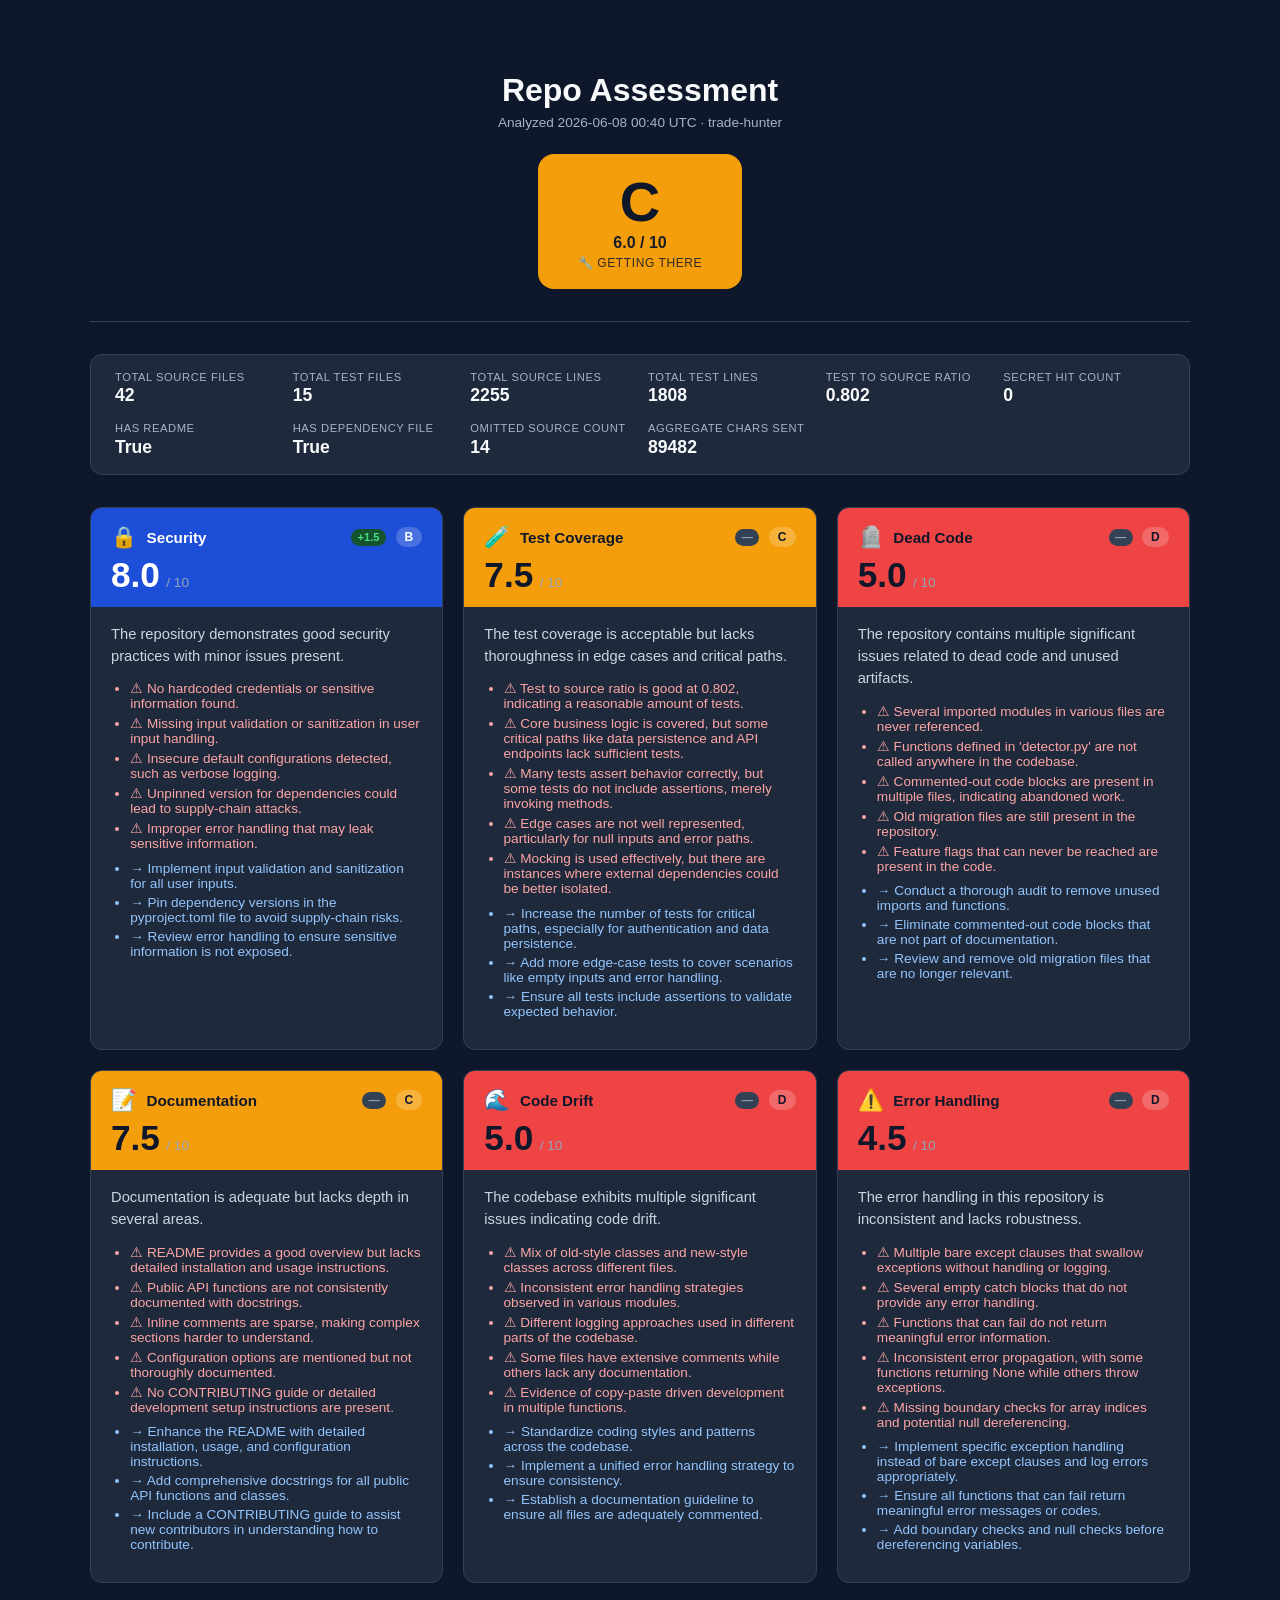
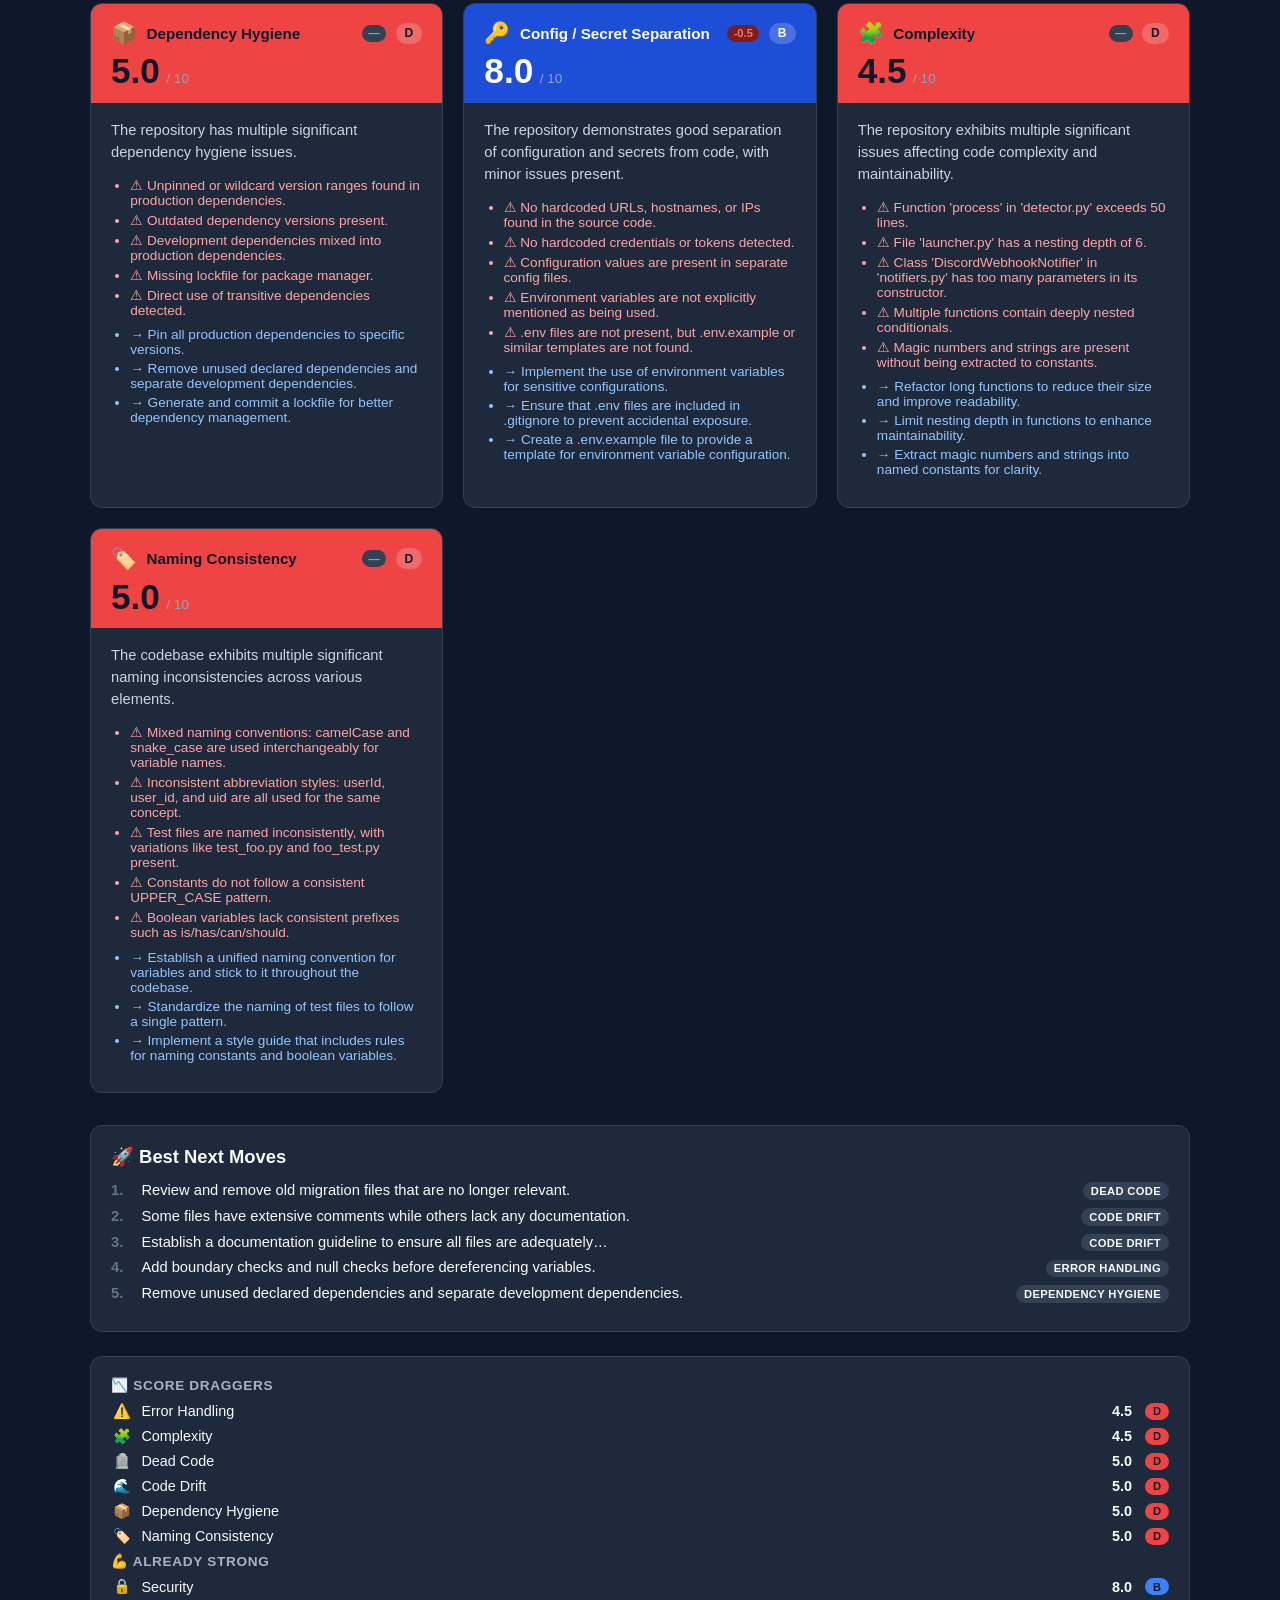
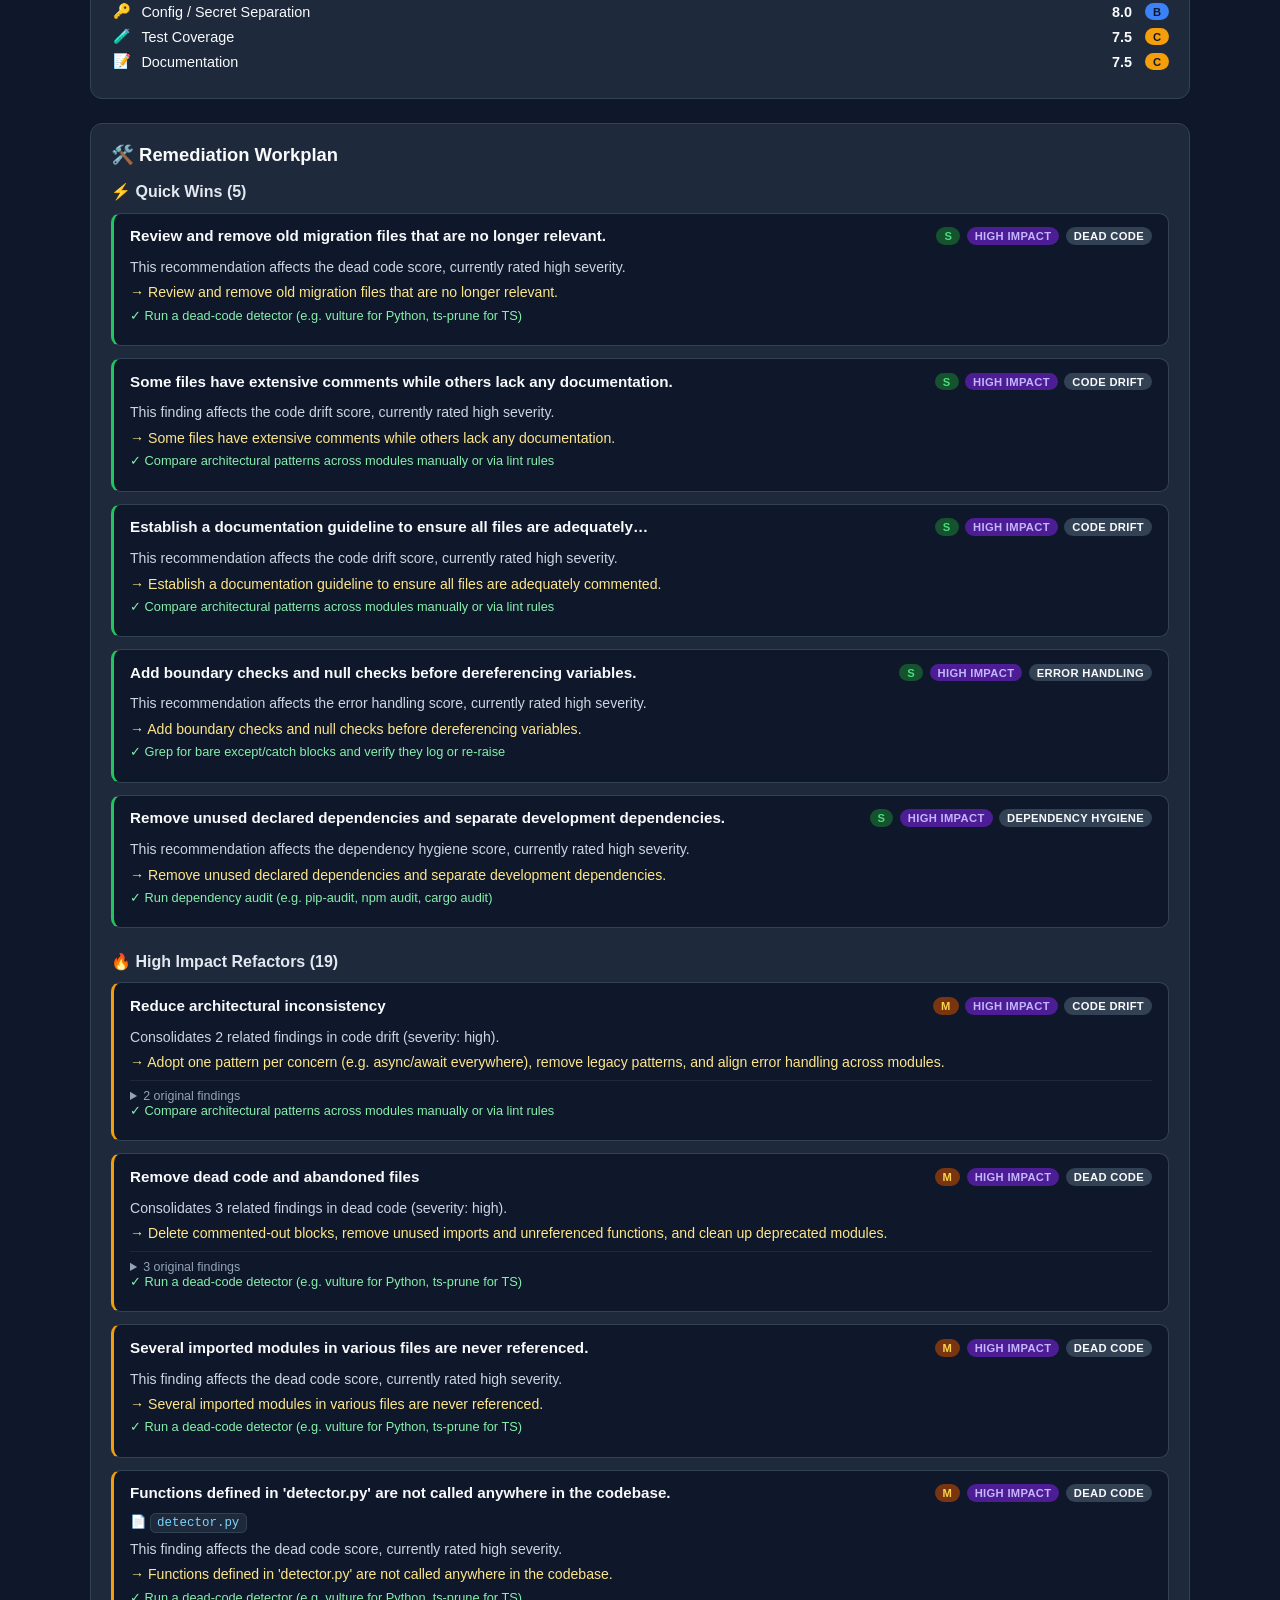
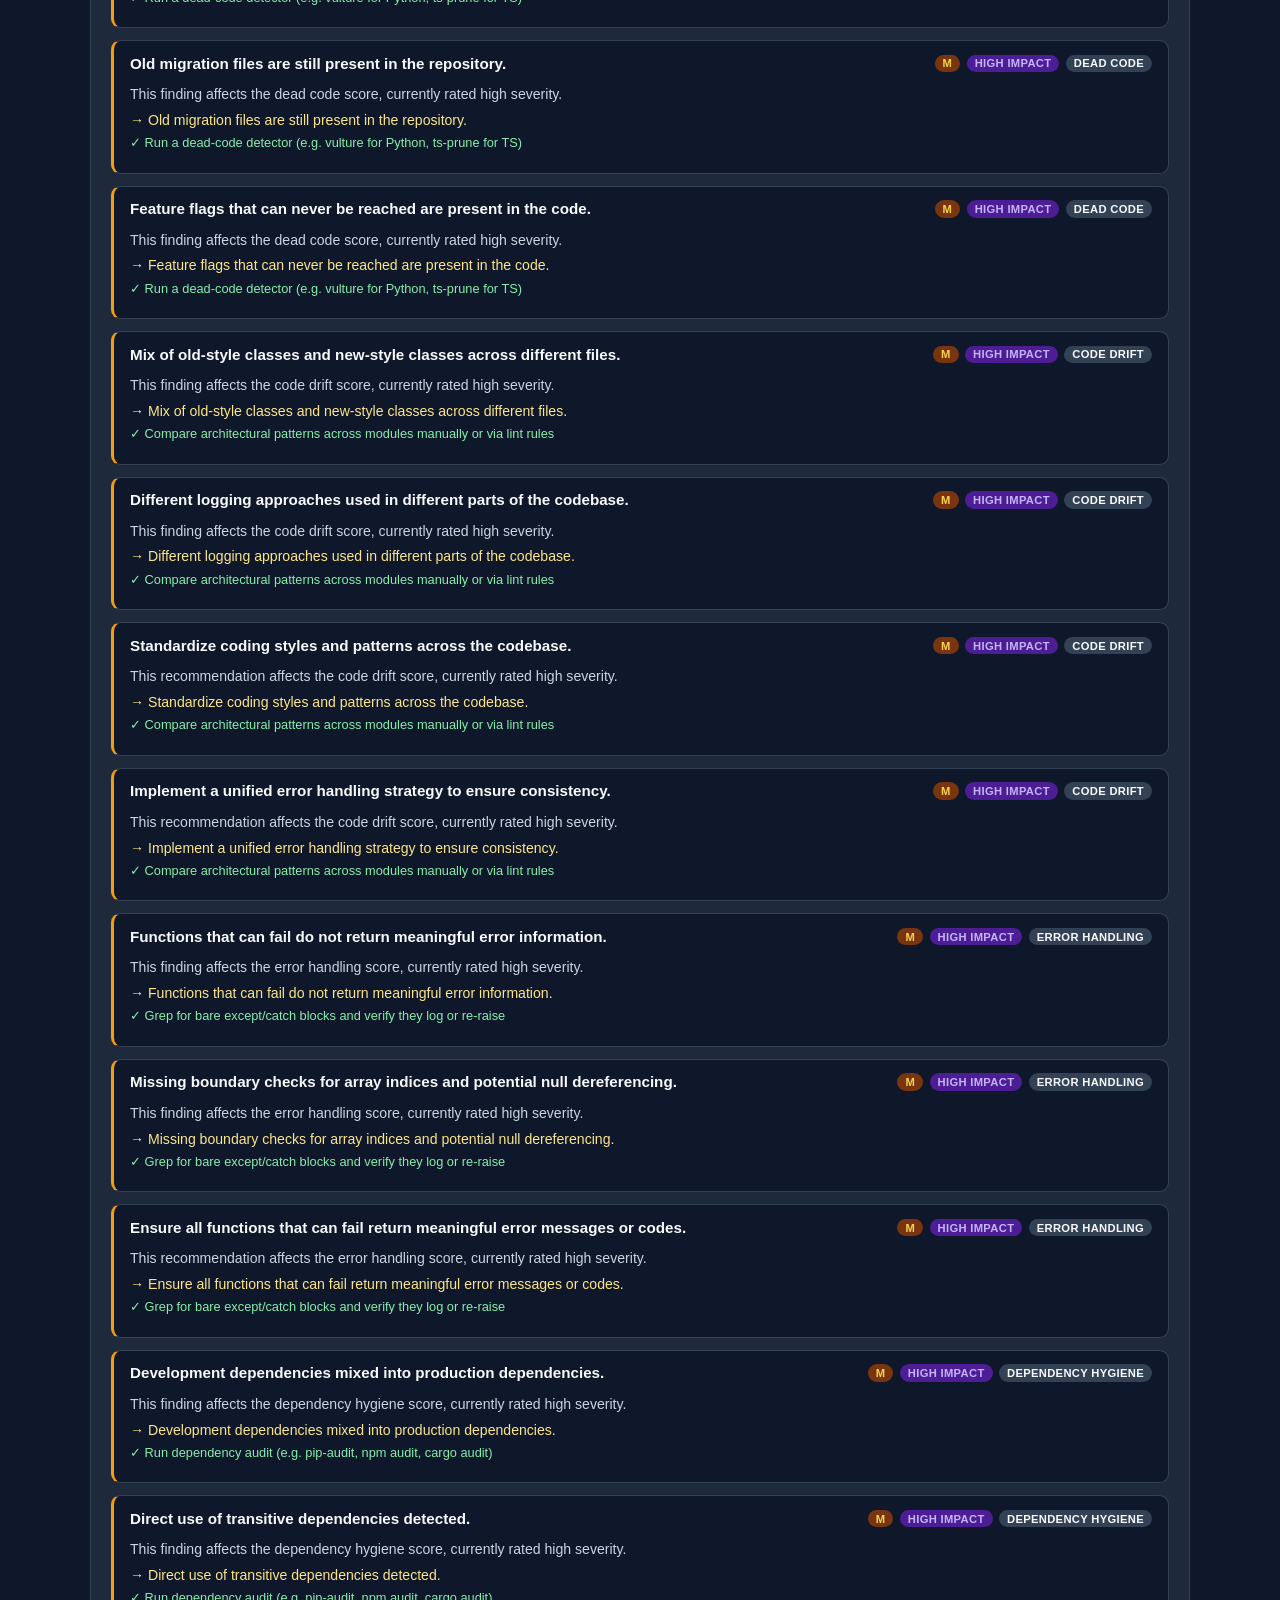
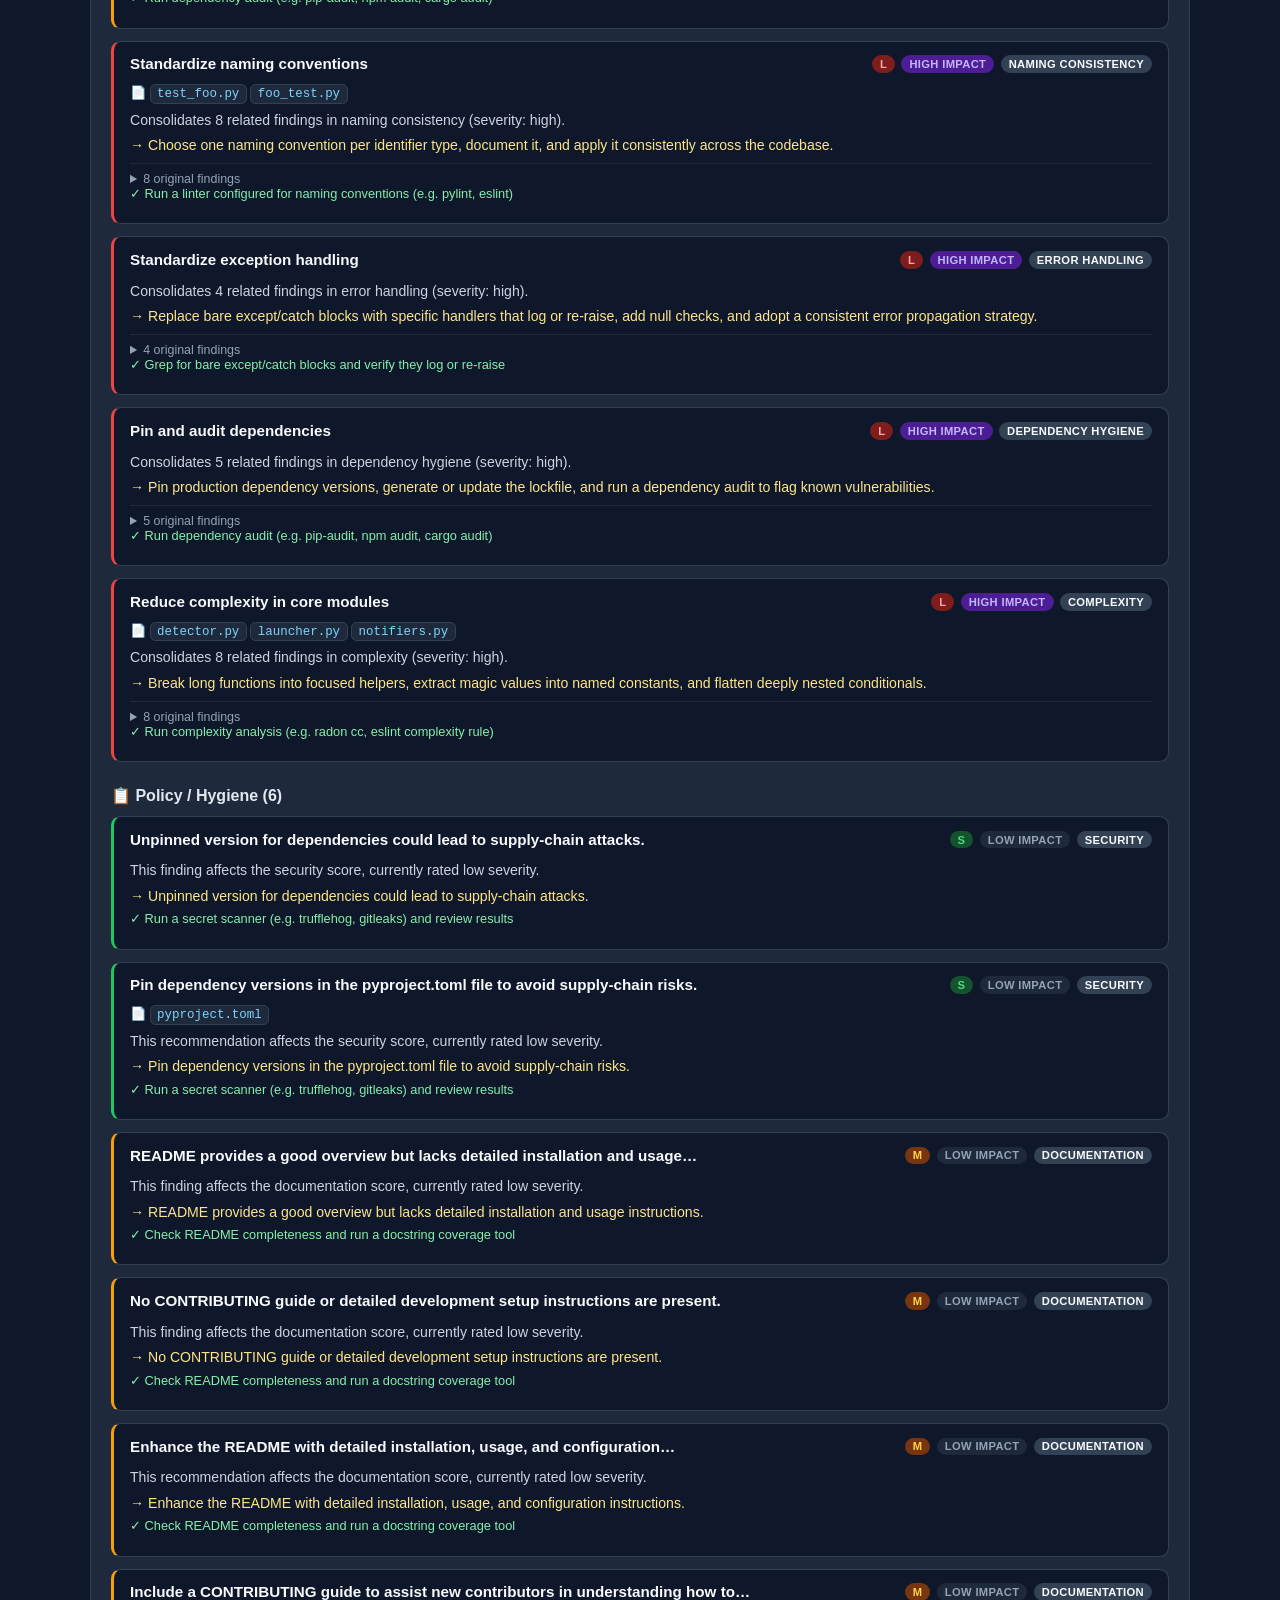
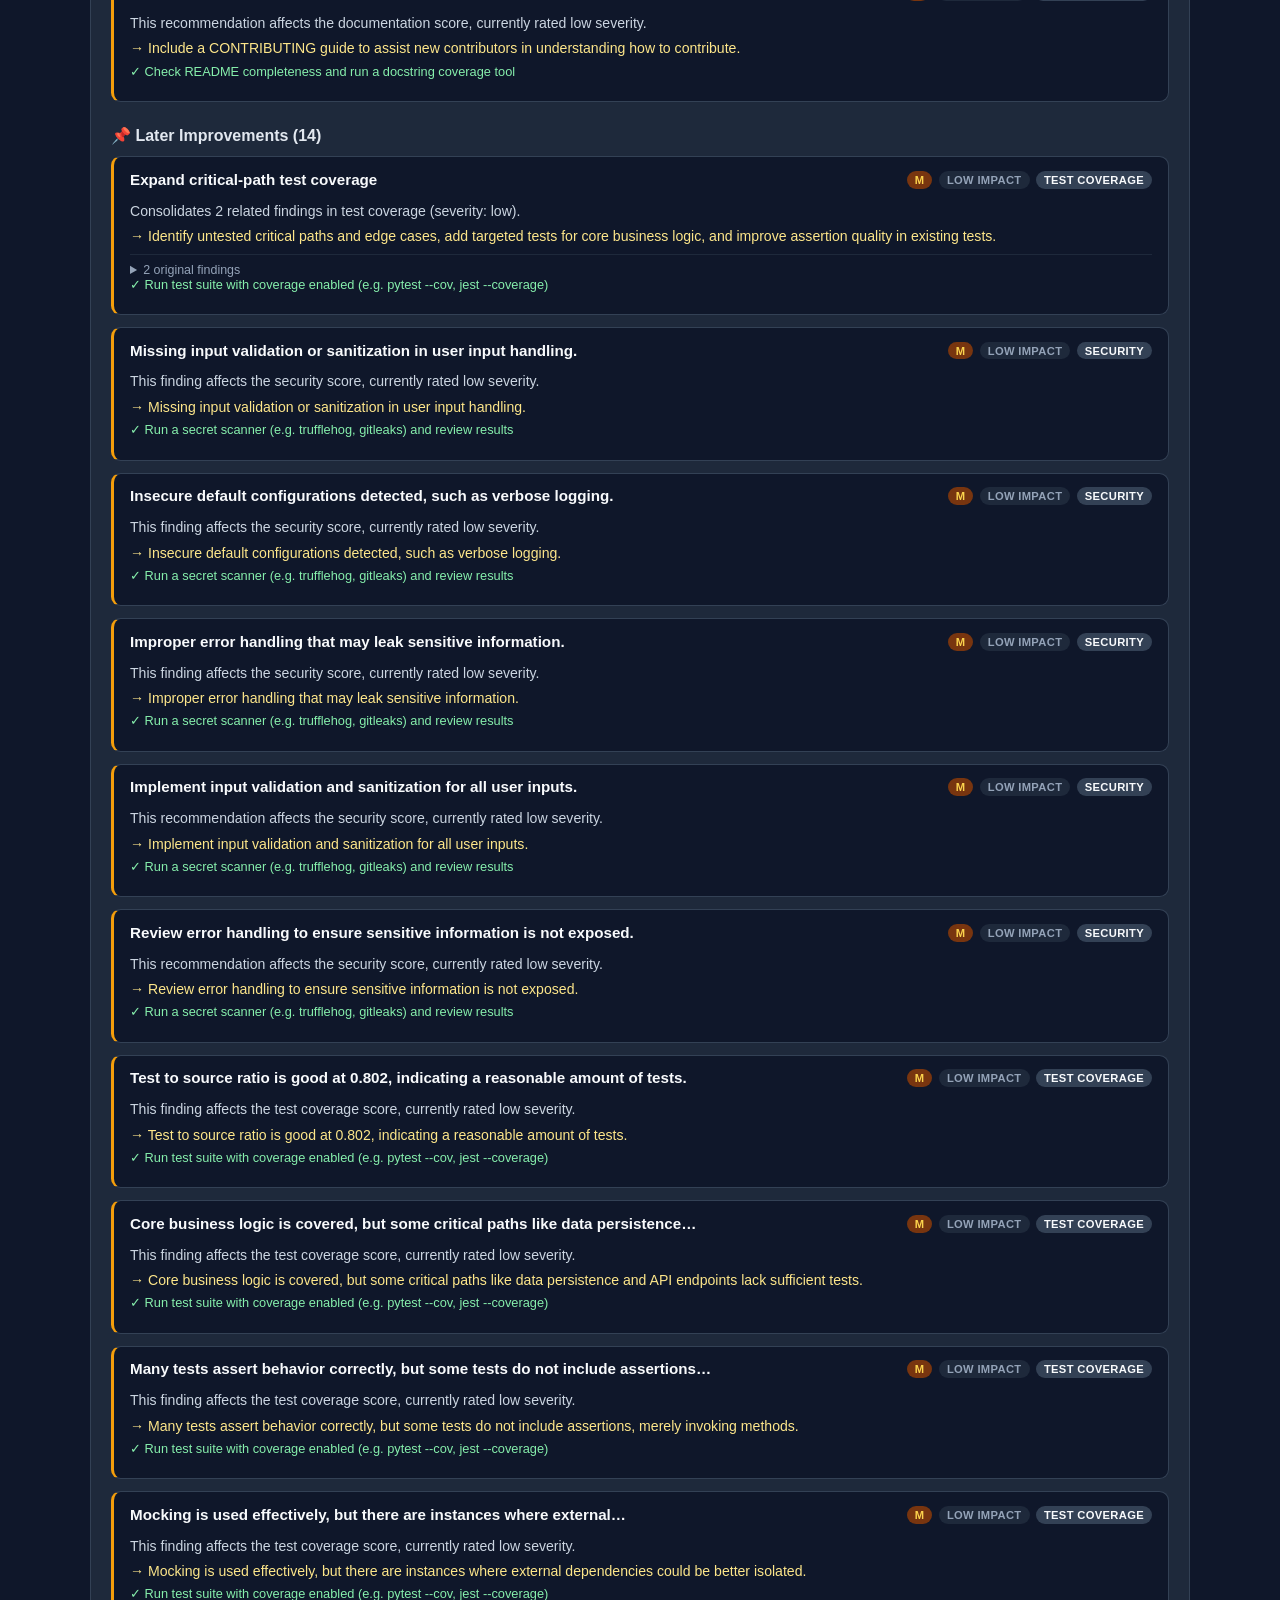
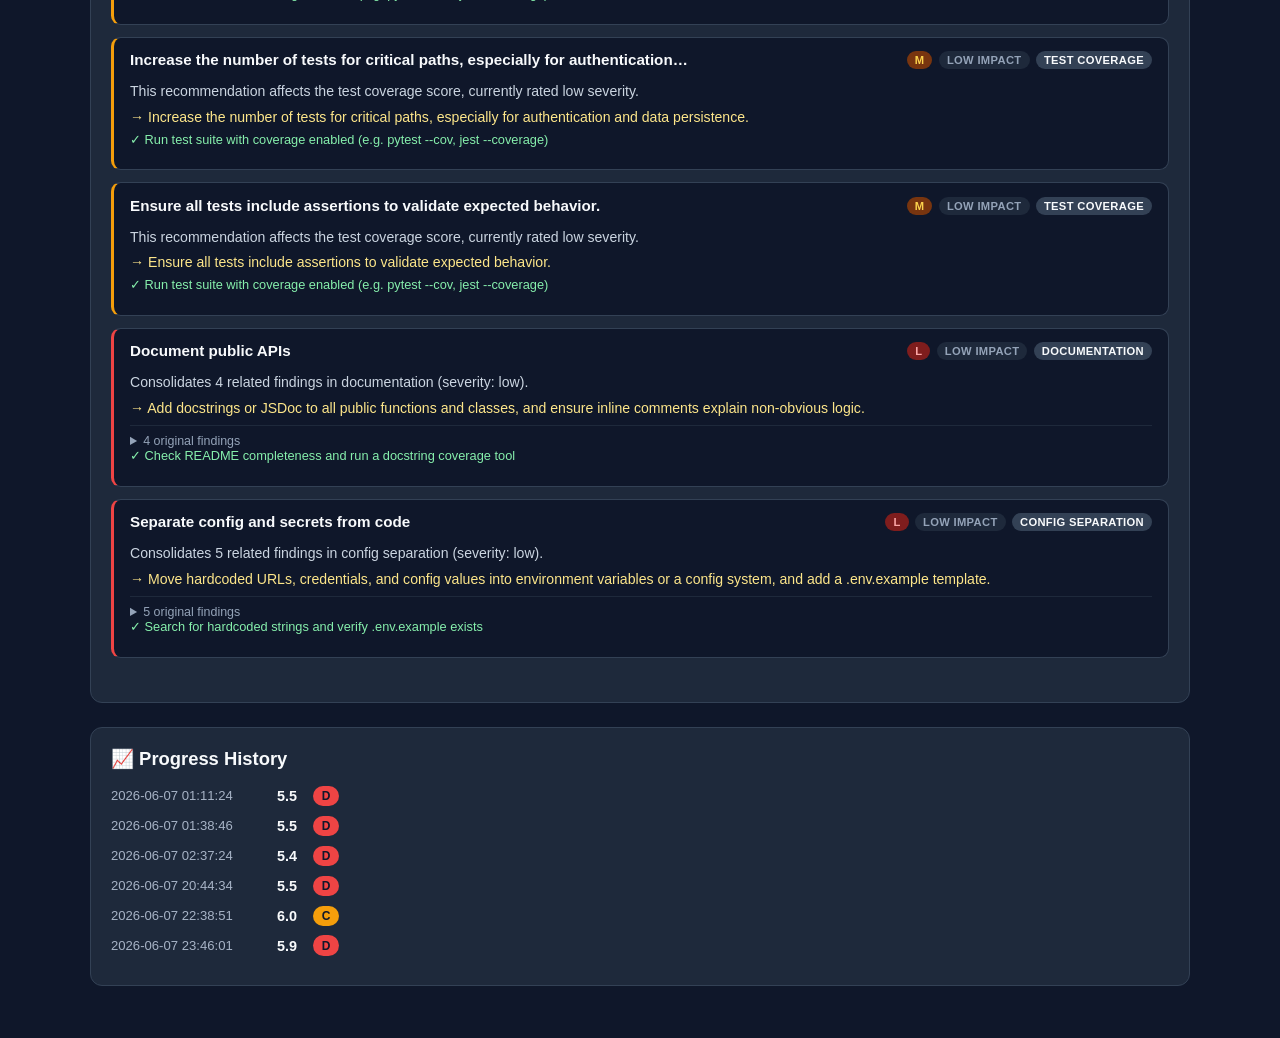
<file: .repo-report/trade-hunter_2026-06-07_20-40-10.html>
<!DOCTYPE html>
<html lang="en">
<head>
  <meta charset="UTF-8"/>
  <meta name="viewport" content="width=device-width, initial-scale=1.0"/>
  <title>Repo Report — trade-hunter</title>
  <style>
    *, *::before, *::after { box-sizing: border-box; margin: 0; padding: 0; }
    body {
      font-family: -apple-system, BlinkMacSystemFont, "Segoe UI", Roboto, sans-serif;
      background: #0f172a;
      color: #f8fafc;
      min-height: 100vh;
      padding: 2rem 1rem;
    }
    a { color: #93c5fd; }
    .container { max-width: 1100px; margin: 0 auto; }

    .hero {
      text-align: center;
      padding: 2.5rem 1rem 2rem;
      border-bottom: 1px solid #334155;
      margin-bottom: 2rem;
    }
    .hero h1 { font-size: 2rem; font-weight: 700; color: #f8fafc; }
    .hero .meta { color: #a7b3c6; font-size: 0.85rem; margin-top: 0.4rem; }

    .overall-badge {
      display: inline-flex; flex-direction: column; align-items: center;
      background: #f59e0b; color: #0f172a;
      border-radius: 1rem; padding: 1.2rem 2.5rem;
      margin: 1.5rem auto 0; gap: 0.25rem;
    }
    .overall-grade { font-size: 3.5rem; font-weight: 800; line-height: 1; }
    .overall-score { font-size: 1rem; font-weight: 600; opacity: 0.95; }
    .overall-label { font-size: 0.75rem; opacity: 0.85; text-transform: uppercase; letter-spacing: 0.05em; }

    .stats-bar {
      display: grid;
      grid-template-columns: repeat(auto-fit, minmax(140px, 1fr));
      gap: 1rem; background: #1e293b; border: 1px solid #334155;
      border-radius: 0.75rem; padding: 1rem 1.5rem; margin-bottom: 2rem;
    }
    .stat-item { display: flex; flex-direction: column; gap: 0.15rem; }
    .stat-label { font-size: 0.7rem; text-transform: uppercase; letter-spacing: 0.05em; color: #a7b3c6; }
    .stat-value { font-size: 1.1rem; font-weight: 700; color: #f8fafc; }

    .cards-grid {
      display: grid;
      grid-template-columns: repeat(auto-fill, minmax(320px, 1fr));
      gap: 1.25rem; margin-bottom: 2rem;
    }
    .card {
      background: #1e293b; border: 1px solid #334155;
      border-radius: 0.75rem; overflow: hidden;
      transition: transform 0.15s ease;
    }
    .card:hover { transform: translateY(-2px); }
    .card-header {
      padding: 1.1rem 1.25rem 0.9rem; position: relative;
    }
    .card-title-row {
      display: flex; align-items: center; gap: 0.6rem;
      margin-bottom: 0.5rem;
    }
    .dim-icon { font-size: 1.3rem; }
    .dim-label { font-size: 0.95rem; font-weight: 600; flex: 1; }
    .grade-badge {
      font-size: 0.75rem; font-weight: 700; padding: 0.2rem 0.55rem;
      border-radius: 9999px; background: rgba(255,255,255,0.2);
      letter-spacing: 0.04em;
    }
    .score-row { display: flex; align-items: baseline; gap: 0.4rem; }
    .score-num { font-size: 2.2rem; font-weight: 800; line-height: 1; }
    .score-denom { font-size: 0.85rem; color: #94a3b8; }
    .score-bar-track {
      height: 6px; background: rgba(255,255,255,0.15);
      border-radius: 3px; margin-top: 0.7rem; overflow: hidden;
    }
    .score-bar-fill { height: 100%; border-radius: 3px; transition: width 0.4s ease; }
    .score-delta { font-size: 0.7rem; font-weight: 700; padding: 0.15rem 0.4rem; border-radius: 9999px; margin-left: 0.4rem; }
    .delta-up { background: #14532d; color: #4ade80; }
    .delta-down { background: #7f1d1d; color: #f87171; }
    .delta-flat { background: #334155; color: #94a3b8; }
    .card-body { padding: 1rem 1.25rem 1.25rem; }
    .summary-text { font-size: 0.92rem; color: #cbd5e1; margin-bottom: 0.85rem; line-height: 1.5; }
    .finding-list, .rec-list { padding-left: 1.2rem; margin-bottom: 0.6rem; }
    .finding-item { font-size: 0.85rem; color: #fca5a5; margin-bottom: 0.25rem; }
    .rec-item { font-size: 0.85rem; color: #93c5fd; margin-bottom: 0.25rem; }
    .muted { color: #64748b; }

    .progress-panel, .breakdown-panel, .workplan-section, .history-section {
      background: #1e293b; border: 1px solid #334155;
      border-radius: 0.75rem; padding: 1.25rem; margin-bottom: 1.5rem;
    }
    .section-title { font-size: 1.15rem; font-weight: 700; margin-bottom: 1rem; color: #f8fafc; }

    .progress-panel-header { display: flex; justify-content: space-between; align-items: center; margin-bottom: 1rem; }
    .progress-title { font-weight: 600; }
    .progress-level { font-size: 0.85rem; color: #a7b3c6; }
    .progress-body { display: grid; grid-template-columns: repeat(auto-fit, minmax(140px, 1fr)); gap: 1rem; margin-bottom: 1rem; }
    .progress-stat-label { font-size: 0.75rem; text-transform: uppercase; letter-spacing: 0.05em; color: #a7b3c6; display: block; }
    .progress-stat-value { font-size: 1.1rem; font-weight: 700; color: #f8fafc; display: block; margin-top: 0.15rem; }
    .badges-row { display: flex; flex-wrap: wrap; gap: 0.5rem; }
    .badge-chip { background: #334155; padding: 0.3rem 0.65rem; border-radius: 9999px; font-size: 0.8rem; }

    .next-fixes-panel { background: #1e293b; border: 1px solid #334155; border-radius: 0.75rem; padding: 1.25rem; margin-bottom: 1.5rem; }
    .nf-title { font-size: 1.15rem; font-weight: 700; margin-bottom: 0.85rem; }
    .nf-row { display: flex; align-items: baseline; gap: 0.6rem; margin-bottom: 0.5rem; font-size: 0.92rem; }
    .nf-num { font-weight: 700; color: #64748b; min-width: 1.3rem; }
    .nf-text { flex: 1; }

    .bd-col { flex: 1; }
    .bd-heading { font-size: 0.85rem; font-weight: 700; color: #a7b3c6; text-transform: uppercase; letter-spacing: 0.05em; margin-bottom: 0.6rem; }
    .bd-row { display: flex; align-items: center; gap: 0.5rem; margin-bottom: 0.5rem; font-size: 0.9rem; }
    .bd-icon { width: 1.4rem; text-align: center; }
    .bd-label { flex: 1; }
    .bd-score { font-weight: 700; margin-right: 0.3rem; }
    .bd-grade {
      font-size: 0.7rem; font-weight: 700; padding: 0.15rem 0.5rem;
      border-radius: 9999px; color: #0f172a;
    }

    .bd-grade--dragger {}

    .bd-grade--strong {
      color: #0f172a;
    }

    .wp-category { margin-bottom: 1.5rem; }
    .wp-cat-title { font-size: 1rem; font-weight: 700; margin-bottom: 0.7rem; color: #e2e8f0; }
    .wp-empty-state { color: #64748b; font-size: 0.9rem; font-style: italic; padding: 0.75rem 0; }
    .wp-task { background: #0f172a; border: 1px solid #334155; border-radius: 0.6rem; margin-bottom: 0.75rem; }
    .effort-border-small  { border-left: 3px solid #22c55e; }
    .effort-border-medium { border-left: 3px solid #f59e0b; }
    .effort-border-large  { border-left: 3px solid #ef4444; }
    .wp-task-header { display: flex; justify-content: space-between; align-items: flex-start; flex-wrap: wrap; gap: 0.5rem; padding: 0.85rem 1rem 0; }
    .wp-task-title { font-weight: 600; font-size: 0.95rem; flex: 1; }
    .wp-meta-chips { display: flex; gap: 0.4rem; flex-wrap: wrap; }
    .wp-chip { font-size: 0.7rem; font-weight: 700; padding: 0.18rem 0.5rem; border-radius: 9999px; text-transform: uppercase; letter-spacing: 0.03em; }
    .effort-small { background: #14532d; color: #4ade80; }
    .effort-medium { background: #78350f; color: #fcd34d; }
    .effort-large { background: #7f1d1d; color: #fca5a5; }
    .impact-low { background: #1e293b; color: #94a3b8; }
    .impact-medium { background: #1e3a5f; color: #93c5fd; }
    .impact-high { background: #4c1d95; color: #c4b5fd; }
    .dim-chip { background: #334155; color: #f8fafc; }
    .wp-task-body { padding: 0.75rem 1rem 1rem; }
    .wp-evidence { font-size: 0.82rem; color: #94a3b8; margin-bottom: 0.55rem; }
    .wp-file-chip {
      font-family: 'SF Mono', 'Fira Code', 'Consolas', monospace;
      color: #7dd3fc;
      text-decoration: none;
      background: #1e293b;
      border: 1px solid #334155;
      border-radius: 0.35rem;
      padding: 0.1rem 0.4rem;
      font-size: 0.78rem;
    }
    .wp-file-chip:hover {
      color: #7dd3fc;
      text-decoration: none;
      background: #2563eb;
      border-color: #3b82f6;
    }
    .wp-why { font-size: 0.88rem; color: #cbd5e1; margin-bottom: 0.45rem; line-height: 1.45; }
    .wp-fix { font-size: 0.88rem; color: #fde68a; margin-bottom: 0.45rem; }
    .wp-validate { font-size: 0.8rem; color: #86efac; margin-bottom: 0.4rem; }
    .wp-sources { margin-top: 0.6rem; border-top: 1px solid #1e293b; padding-top: 0.5rem; }
    .wp-sources-toggle { font-size: 0.78rem; color: #94a3b8; cursor: default; }
    .wp-sources-list { padding-left: 1.2rem; margin-top: 0.35rem; }
    .wp-source-item { font-size: 0.78rem; color: #94a3b8; margin-bottom: 0.2rem; }

    .history-row { display: flex; align-items: center; gap: 1rem; margin-bottom: 0.6rem; font-size: 0.9rem; }
    .history-date { color: #a7b3c6; min-width: 150px; font-size: 0.82rem; }
    .history-score { font-weight: 700; }
    .history-grade {
      font-size: 0.75rem; font-weight: 700; padding: 0.2rem 0.55rem;
      border-radius: 9999px; color: #fff;
    }
  </style>
</head>
<body>
  <div class="container">
    
<div class="hero">
  <h1>Repo Assessment</h1>
  <p class="meta">Analyzed 2026-06-08 00:40 UTC · trade-hunter</p>
  <div class="overall-badge">
    <span class="overall-grade">C</span>
    <span class="overall-score">6.0 / 10</span>
    <span class="overall-label">🔧 Getting There</span>
  </div>
  
</div>

    

<div class="stats-bar">
  
  <div class="stat-item">
    <span class="stat-label">Total Source Files</span>
    <span class="stat-value">42</span>
  </div>
  
  <div class="stat-item">
    <span class="stat-label">Total Test Files</span>
    <span class="stat-value">15</span>
  </div>
  
  <div class="stat-item">
    <span class="stat-label">Total Source Lines</span>
    <span class="stat-value">2255</span>
  </div>
  
  <div class="stat-item">
    <span class="stat-label">Total Test Lines</span>
    <span class="stat-value">1808</span>
  </div>
  
  <div class="stat-item">
    <span class="stat-label">Test To Source Ratio</span>
    <span class="stat-value">0.802</span>
  </div>
  
  <div class="stat-item">
    <span class="stat-label">Secret Hit Count</span>
    <span class="stat-value">0</span>
  </div>
  
  <div class="stat-item">
    <span class="stat-label">Has Readme</span>
    <span class="stat-value">True</span>
  </div>
  
  <div class="stat-item">
    <span class="stat-label">Has Dependency File</span>
    <span class="stat-value">True</span>
  </div>
  
  <div class="stat-item">
    <span class="stat-label">Omitted Source Count</span>
    <span class="stat-value">14</span>
  </div>
  
  <div class="stat-item">
    <span class="stat-label">Aggregate Chars Sent</span>
    <span class="stat-value">89482</span>
  </div>
  
</div>


    
<div class="cards-grid">
  
  
  
  
  
  
  
  
  
    
    
      
    
  
  <div class="card">
    <div class="card-header" style="background:#1d4ed8; color:#ffffff;">
      <div class="card-title-row">
        <span class="dim-icon">🔒</span>
        <span class="dim-label">Security</span>
        <span class="score-delta delta-up">+1.5</span>
        <span class="grade-badge" style="color:#ffffff;">B</span>
      </div>
      <div class="score-row">
        <span class="score-num" style="color:#ffffff;">8.0</span>
        <span class="score-denom"> / 10</span>
        <div class="score-bar-track"><div class="score-bar-fill" style="width:80%; background:#3b82f6;"></div></div>
      </div>
    </div>
    <div class="card-body">
      <p class="summary-text">The repository demonstrates good security practices with minor issues present.</p>
      
      <ul class="finding-list">
        
        <li class="finding-item">⚠ No hardcoded credentials or sensitive information found.</li>
        
        <li class="finding-item">⚠ Missing input validation or sanitization in user input handling.</li>
        
        <li class="finding-item">⚠ Insecure default configurations detected, such as verbose logging.</li>
        
        <li class="finding-item">⚠ Unpinned version for dependencies could lead to supply-chain attacks.</li>
        
        <li class="finding-item">⚠ Improper error handling that may leak sensitive information.</li>
        
      </ul>
      
      
      <ul class="rec-list">
        
        <li class="rec-item">→ Implement input validation and sanitization for all user inputs.</li>
        
        <li class="rec-item">→ Pin dependency versions in the pyproject.toml file to avoid supply-chain risks.</li>
        
        <li class="rec-item">→ Review error handling to ensure sensitive information is not exposed.</li>
        
      </ul>
      
    </div>
  </div>
  
  
  
  
  
  
  
  
  
    
    
      
    
  
  <div class="card">
    <div class="card-header" style="background:#f59e0b; color:#0f172a;">
      <div class="card-title-row">
        <span class="dim-icon">🧪</span>
        <span class="dim-label">Test Coverage</span>
        <span class="score-delta delta-flat">—</span>
        <span class="grade-badge" style="color:#0f172a;">C</span>
      </div>
      <div class="score-row">
        <span class="score-num" style="color:#0f172a;">7.5</span>
        <span class="score-denom"> / 10</span>
        <div class="score-bar-track"><div class="score-bar-fill" style="width:75%; background:#f59e0b;"></div></div>
      </div>
    </div>
    <div class="card-body">
      <p class="summary-text">The test coverage is acceptable but lacks thoroughness in edge cases and critical paths.</p>
      
      <ul class="finding-list">
        
        <li class="finding-item">⚠ Test to source ratio is good at 0.802, indicating a reasonable amount of tests.</li>
        
        <li class="finding-item">⚠ Core business logic is covered, but some critical paths like data persistence and API endpoints lack sufficient tests.</li>
        
        <li class="finding-item">⚠ Many tests assert behavior correctly, but some tests do not include assertions, merely invoking methods.</li>
        
        <li class="finding-item">⚠ Edge cases are not well represented, particularly for null inputs and error paths.</li>
        
        <li class="finding-item">⚠ Mocking is used effectively, but there are instances where external dependencies could be better isolated.</li>
        
      </ul>
      
      
      <ul class="rec-list">
        
        <li class="rec-item">→ Increase the number of tests for critical paths, especially for authentication and data persistence.</li>
        
        <li class="rec-item">→ Add more edge-case tests to cover scenarios like empty inputs and error handling.</li>
        
        <li class="rec-item">→ Ensure all tests include assertions to validate expected behavior.</li>
        
      </ul>
      
    </div>
  </div>
  
  
  
  
  
  
  
  
  
    
    
      
    
  
  <div class="card">
    <div class="card-header" style="background:#ef4444; color:#0f172a;">
      <div class="card-title-row">
        <span class="dim-icon">🪦</span>
        <span class="dim-label">Dead Code</span>
        <span class="score-delta delta-flat">—</span>
        <span class="grade-badge" style="color:#0f172a;">D</span>
      </div>
      <div class="score-row">
        <span class="score-num" style="color:#0f172a;">5.0</span>
        <span class="score-denom"> / 10</span>
        <div class="score-bar-track"><div class="score-bar-fill" style="width:50%; background:#ef4444;"></div></div>
      </div>
    </div>
    <div class="card-body">
      <p class="summary-text">The repository contains multiple significant issues related to dead code and unused artifacts.</p>
      
      <ul class="finding-list">
        
        <li class="finding-item">⚠ Several imported modules in various files are never referenced.</li>
        
        <li class="finding-item">⚠ Functions defined in &#39;detector.py&#39; are not called anywhere in the codebase.</li>
        
        <li class="finding-item">⚠ Commented-out code blocks are present in multiple files, indicating abandoned work.</li>
        
        <li class="finding-item">⚠ Old migration files are still present in the repository.</li>
        
        <li class="finding-item">⚠ Feature flags that can never be reached are present in the code.</li>
        
      </ul>
      
      
      <ul class="rec-list">
        
        <li class="rec-item">→ Conduct a thorough audit to remove unused imports and functions.</li>
        
        <li class="rec-item">→ Eliminate commented-out code blocks that are not part of documentation.</li>
        
        <li class="rec-item">→ Review and remove old migration files that are no longer relevant.</li>
        
      </ul>
      
    </div>
  </div>
  
  
  
  
  
  
  
  
  
    
    
      
    
  
  <div class="card">
    <div class="card-header" style="background:#f59e0b; color:#0f172a;">
      <div class="card-title-row">
        <span class="dim-icon">📝</span>
        <span class="dim-label">Documentation</span>
        <span class="score-delta delta-flat">—</span>
        <span class="grade-badge" style="color:#0f172a;">C</span>
      </div>
      <div class="score-row">
        <span class="score-num" style="color:#0f172a;">7.5</span>
        <span class="score-denom"> / 10</span>
        <div class="score-bar-track"><div class="score-bar-fill" style="width:75%; background:#f59e0b;"></div></div>
      </div>
    </div>
    <div class="card-body">
      <p class="summary-text">Documentation is adequate but lacks depth in several areas.</p>
      
      <ul class="finding-list">
        
        <li class="finding-item">⚠ README provides a good overview but lacks detailed installation and usage instructions.</li>
        
        <li class="finding-item">⚠ Public API functions are not consistently documented with docstrings.</li>
        
        <li class="finding-item">⚠ Inline comments are sparse, making complex sections harder to understand.</li>
        
        <li class="finding-item">⚠ Configuration options are mentioned but not thoroughly documented.</li>
        
        <li class="finding-item">⚠ No CONTRIBUTING guide or detailed development setup instructions are present.</li>
        
      </ul>
      
      
      <ul class="rec-list">
        
        <li class="rec-item">→ Enhance the README with detailed installation, usage, and configuration instructions.</li>
        
        <li class="rec-item">→ Add comprehensive docstrings for all public API functions and classes.</li>
        
        <li class="rec-item">→ Include a CONTRIBUTING guide to assist new contributors in understanding how to contribute.</li>
        
      </ul>
      
    </div>
  </div>
  
  
  
  
  
  
  
  
  
    
    
      
    
  
  <div class="card">
    <div class="card-header" style="background:#ef4444; color:#0f172a;">
      <div class="card-title-row">
        <span class="dim-icon">🌊</span>
        <span class="dim-label">Code Drift</span>
        <span class="score-delta delta-flat">—</span>
        <span class="grade-badge" style="color:#0f172a;">D</span>
      </div>
      <div class="score-row">
        <span class="score-num" style="color:#0f172a;">5.0</span>
        <span class="score-denom"> / 10</span>
        <div class="score-bar-track"><div class="score-bar-fill" style="width:50%; background:#ef4444;"></div></div>
      </div>
    </div>
    <div class="card-body">
      <p class="summary-text">The codebase exhibits multiple significant issues indicating code drift.</p>
      
      <ul class="finding-list">
        
        <li class="finding-item">⚠ Mix of old-style classes and new-style classes across different files.</li>
        
        <li class="finding-item">⚠ Inconsistent error handling strategies observed in various modules.</li>
        
        <li class="finding-item">⚠ Different logging approaches used in different parts of the codebase.</li>
        
        <li class="finding-item">⚠ Some files have extensive comments while others lack any documentation.</li>
        
        <li class="finding-item">⚠ Evidence of copy-paste driven development in multiple functions.</li>
        
      </ul>
      
      
      <ul class="rec-list">
        
        <li class="rec-item">→ Standardize coding styles and patterns across the codebase.</li>
        
        <li class="rec-item">→ Implement a unified error handling strategy to ensure consistency.</li>
        
        <li class="rec-item">→ Establish a documentation guideline to ensure all files are adequately commented.</li>
        
      </ul>
      
    </div>
  </div>
  
  
  
  
  
  
  
  
  
    
    
      
    
  
  <div class="card">
    <div class="card-header" style="background:#ef4444; color:#0f172a;">
      <div class="card-title-row">
        <span class="dim-icon">⚠️</span>
        <span class="dim-label">Error Handling</span>
        <span class="score-delta delta-flat">—</span>
        <span class="grade-badge" style="color:#0f172a;">D</span>
      </div>
      <div class="score-row">
        <span class="score-num" style="color:#0f172a;">4.5</span>
        <span class="score-denom"> / 10</span>
        <div class="score-bar-track"><div class="score-bar-fill" style="width:45%; background:#ef4444;"></div></div>
      </div>
    </div>
    <div class="card-body">
      <p class="summary-text">The error handling in this repository is inconsistent and lacks robustness.</p>
      
      <ul class="finding-list">
        
        <li class="finding-item">⚠ Multiple bare except clauses that swallow exceptions without handling or logging.</li>
        
        <li class="finding-item">⚠ Several empty catch blocks that do not provide any error handling.</li>
        
        <li class="finding-item">⚠ Functions that can fail do not return meaningful error information.</li>
        
        <li class="finding-item">⚠ Inconsistent error propagation, with some functions returning None while others throw exceptions.</li>
        
        <li class="finding-item">⚠ Missing boundary checks for array indices and potential null dereferencing.</li>
        
      </ul>
      
      
      <ul class="rec-list">
        
        <li class="rec-item">→ Implement specific exception handling instead of bare except clauses and log errors appropriately.</li>
        
        <li class="rec-item">→ Ensure all functions that can fail return meaningful error messages or codes.</li>
        
        <li class="rec-item">→ Add boundary checks and null checks before dereferencing variables.</li>
        
      </ul>
      
    </div>
  </div>
  
  
  
  
  
  
  
  
  
    
    
      
    
  
  <div class="card">
    <div class="card-header" style="background:#ef4444; color:#0f172a;">
      <div class="card-title-row">
        <span class="dim-icon">📦</span>
        <span class="dim-label">Dependency Hygiene</span>
        <span class="score-delta delta-flat">—</span>
        <span class="grade-badge" style="color:#0f172a;">D</span>
      </div>
      <div class="score-row">
        <span class="score-num" style="color:#0f172a;">5.0</span>
        <span class="score-denom"> / 10</span>
        <div class="score-bar-track"><div class="score-bar-fill" style="width:50%; background:#ef4444;"></div></div>
      </div>
    </div>
    <div class="card-body">
      <p class="summary-text">The repository has multiple significant dependency hygiene issues.</p>
      
      <ul class="finding-list">
        
        <li class="finding-item">⚠ Unpinned or wildcard version ranges found in production dependencies.</li>
        
        <li class="finding-item">⚠ Outdated dependency versions present.</li>
        
        <li class="finding-item">⚠ Development dependencies mixed into production dependencies.</li>
        
        <li class="finding-item">⚠ Missing lockfile for package manager.</li>
        
        <li class="finding-item">⚠ Direct use of transitive dependencies detected.</li>
        
      </ul>
      
      
      <ul class="rec-list">
        
        <li class="rec-item">→ Pin all production dependencies to specific versions.</li>
        
        <li class="rec-item">→ Remove unused declared dependencies and separate development dependencies.</li>
        
        <li class="rec-item">→ Generate and commit a lockfile for better dependency management.</li>
        
      </ul>
      
    </div>
  </div>
  
  
  
  
  
  
  
  
  
    
    
      
    
  
  <div class="card">
    <div class="card-header" style="background:#1d4ed8; color:#ffffff;">
      <div class="card-title-row">
        <span class="dim-icon">🔑</span>
        <span class="dim-label">Config / Secret Separation</span>
        <span class="score-delta delta-down">-0.5</span>
        <span class="grade-badge" style="color:#ffffff;">B</span>
      </div>
      <div class="score-row">
        <span class="score-num" style="color:#ffffff;">8.0</span>
        <span class="score-denom"> / 10</span>
        <div class="score-bar-track"><div class="score-bar-fill" style="width:80%; background:#3b82f6;"></div></div>
      </div>
    </div>
    <div class="card-body">
      <p class="summary-text">The repository demonstrates good separation of configuration and secrets from code, with minor issues present.</p>
      
      <ul class="finding-list">
        
        <li class="finding-item">⚠ No hardcoded URLs, hostnames, or IPs found in the source code.</li>
        
        <li class="finding-item">⚠ No hardcoded credentials or tokens detected.</li>
        
        <li class="finding-item">⚠ Configuration values are present in separate config files.</li>
        
        <li class="finding-item">⚠ Environment variables are not explicitly mentioned as being used.</li>
        
        <li class="finding-item">⚠ .env files are not present, but .env.example or similar templates are not found.</li>
        
      </ul>
      
      
      <ul class="rec-list">
        
        <li class="rec-item">→ Implement the use of environment variables for sensitive configurations.</li>
        
        <li class="rec-item">→ Ensure that .env files are included in .gitignore to prevent accidental exposure.</li>
        
        <li class="rec-item">→ Create a .env.example file to provide a template for environment variable configuration.</li>
        
      </ul>
      
    </div>
  </div>
  
  
  
  
  
  
  
  
  
    
    
      
    
  
  <div class="card">
    <div class="card-header" style="background:#ef4444; color:#0f172a;">
      <div class="card-title-row">
        <span class="dim-icon">🧩</span>
        <span class="dim-label">Complexity</span>
        <span class="score-delta delta-flat">—</span>
        <span class="grade-badge" style="color:#0f172a;">D</span>
      </div>
      <div class="score-row">
        <span class="score-num" style="color:#0f172a;">4.5</span>
        <span class="score-denom"> / 10</span>
        <div class="score-bar-track"><div class="score-bar-fill" style="width:45%; background:#ef4444;"></div></div>
      </div>
    </div>
    <div class="card-body">
      <p class="summary-text">The repository exhibits multiple significant issues affecting code complexity and maintainability.</p>
      
      <ul class="finding-list">
        
        <li class="finding-item">⚠ Function &#39;process&#39; in &#39;detector.py&#39; exceeds 50 lines.</li>
        
        <li class="finding-item">⚠ File &#39;launcher.py&#39; has a nesting depth of 6.</li>
        
        <li class="finding-item">⚠ Class &#39;DiscordWebhookNotifier&#39; in &#39;notifiers.py&#39; has too many parameters in its constructor.</li>
        
        <li class="finding-item">⚠ Multiple functions contain deeply nested conditionals.</li>
        
        <li class="finding-item">⚠ Magic numbers and strings are present without being extracted to constants.</li>
        
      </ul>
      
      
      <ul class="rec-list">
        
        <li class="rec-item">→ Refactor long functions to reduce their size and improve readability.</li>
        
        <li class="rec-item">→ Limit nesting depth in functions to enhance maintainability.</li>
        
        <li class="rec-item">→ Extract magic numbers and strings into named constants for clarity.</li>
        
      </ul>
      
    </div>
  </div>
  
  
  
  
  
  
  
  
  
    
    
      
    
  
  <div class="card">
    <div class="card-header" style="background:#ef4444; color:#0f172a;">
      <div class="card-title-row">
        <span class="dim-icon">🏷️</span>
        <span class="dim-label">Naming Consistency</span>
        <span class="score-delta delta-flat">—</span>
        <span class="grade-badge" style="color:#0f172a;">D</span>
      </div>
      <div class="score-row">
        <span class="score-num" style="color:#0f172a;">5.0</span>
        <span class="score-denom"> / 10</span>
        <div class="score-bar-track"><div class="score-bar-fill" style="width:50%; background:#ef4444;"></div></div>
      </div>
    </div>
    <div class="card-body">
      <p class="summary-text">The codebase exhibits multiple significant naming inconsistencies across various elements.</p>
      
      <ul class="finding-list">
        
        <li class="finding-item">⚠ Mixed naming conventions: camelCase and snake_case are used interchangeably for variable names.</li>
        
        <li class="finding-item">⚠ Inconsistent abbreviation styles: userId, user_id, and uid are all used for the same concept.</li>
        
        <li class="finding-item">⚠ Test files are named inconsistently, with variations like test_foo.py and foo_test.py present.</li>
        
        <li class="finding-item">⚠ Constants do not follow a consistent UPPER_CASE pattern.</li>
        
        <li class="finding-item">⚠ Boolean variables lack consistent prefixes such as is/has/can/should.</li>
        
      </ul>
      
      
      <ul class="rec-list">
        
        <li class="rec-item">→ Establish a unified naming convention for variables and stick to it throughout the codebase.</li>
        
        <li class="rec-item">→ Standardize the naming of test files to follow a single pattern.</li>
        
        <li class="rec-item">→ Implement a style guide that includes rules for naming constants and boolean variables.</li>
        
      </ul>
      
    </div>
  </div>
  
</div>

    
<div class="next-fixes-panel"><h3 class="nf-title">🚀 Best Next Moves</h3><div class="nf-row"><span class="nf-num">1.</span><span class="nf-text">Review and remove old migration files that are no longer relevant.</span><span class="wp-chip dim-chip">Dead Code</span></div><div class="nf-row"><span class="nf-num">2.</span><span class="nf-text">Some files have extensive comments while others lack any documentation.</span><span class="wp-chip dim-chip">Code Drift</span></div><div class="nf-row"><span class="nf-num">3.</span><span class="nf-text">Establish a documentation guideline to ensure all files are adequately…</span><span class="wp-chip dim-chip">Code Drift</span></div><div class="nf-row"><span class="nf-num">4.</span><span class="nf-text">Add boundary checks and null checks before dereferencing variables.</span><span class="wp-chip dim-chip">Error Handling</span></div><div class="nf-row"><span class="nf-num">5.</span><span class="nf-text">Remove unused declared dependencies and separate development dependencies.</span><span class="wp-chip dim-chip">Dependency Hygiene</span></div></div>

    
<div class="breakdown-panel"><div class="bd-col"><h4 class="bd-heading">📉 Score Draggers</h4><div class="bd-row"><span class="bd-icon">⚠️</span><span class="bd-label">Error Handling</span><span class="bd-score">4.5</span><span class="bd-grade bd-grade--dragger" style="background:#ef4444;">D</span></div><div class="bd-row"><span class="bd-icon">🧩</span><span class="bd-label">Complexity</span><span class="bd-score">4.5</span><span class="bd-grade bd-grade--dragger" style="background:#ef4444;">D</span></div><div class="bd-row"><span class="bd-icon">🪦</span><span class="bd-label">Dead Code</span><span class="bd-score">5.0</span><span class="bd-grade bd-grade--dragger" style="background:#ef4444;">D</span></div><div class="bd-row"><span class="bd-icon">🌊</span><span class="bd-label">Code Drift</span><span class="bd-score">5.0</span><span class="bd-grade bd-grade--dragger" style="background:#ef4444;">D</span></div><div class="bd-row"><span class="bd-icon">📦</span><span class="bd-label">Dependency Hygiene</span><span class="bd-score">5.0</span><span class="bd-grade bd-grade--dragger" style="background:#ef4444;">D</span></div><div class="bd-row"><span class="bd-icon">🏷️</span><span class="bd-label">Naming Consistency</span><span class="bd-score">5.0</span><span class="bd-grade bd-grade--dragger" style="background:#ef4444;">D</span></div></div><div class="bd-col"><h4 class="bd-heading">💪 Already Strong</h4><div class="bd-row"><span class="bd-icon">🔒</span><span class="bd-label">Security</span><span class="bd-score">8.0</span><span class="bd-grade bd-grade--strong" style="background:#3b82f6;">B</span></div><div class="bd-row"><span class="bd-icon">🔑</span><span class="bd-label">Config / Secret Separation</span><span class="bd-score">8.0</span><span class="bd-grade bd-grade--strong" style="background:#3b82f6;">B</span></div><div class="bd-row"><span class="bd-icon">🧪</span><span class="bd-label">Test Coverage</span><span class="bd-score">7.5</span><span class="bd-grade bd-grade--strong" style="background:#f59e0b;">C</span></div><div class="bd-row"><span class="bd-icon">📝</span><span class="bd-label">Documentation</span><span class="bd-score">7.5</span><span class="bd-grade bd-grade--strong" style="background:#f59e0b;">C</span></div></div></div>

    

<div class="workplan-section">
  <h2 class="section-title">🛠️ Remediation Workplan</h2>
  
  <div class="wp-category">
    <h3 class="wp-cat-title">⚡ Quick Wins (5)</h3>
    
      
      <div class="wp-task effort-border-small">
        <div class="wp-task-header">
          <span class="wp-task-title">Review and remove old migration files that are no longer relevant.</span>
          <span class="wp-meta-chips">
            <span class="wp-chip effort-small">S</span>
            <span class="wp-chip impact-high">high impact</span>
            <span class="wp-chip dim-chip">Dead Code</span>
          </span>
        </div>
        <div class="wp-task-body">
          
          <p class="wp-why">This recommendation affects the dead code score, currently rated high severity.</p>
          <p class="wp-fix">→ Review and remove old migration files that are no longer relevant.</p>
          
          <p class="wp-validate">✓ Run a dead-code detector (e.g. vulture for Python, ts-prune for TS)</p>
        </div>
      </div>
      
      <div class="wp-task effort-border-small">
        <div class="wp-task-header">
          <span class="wp-task-title">Some files have extensive comments while others lack any documentation.</span>
          <span class="wp-meta-chips">
            <span class="wp-chip effort-small">S</span>
            <span class="wp-chip impact-high">high impact</span>
            <span class="wp-chip dim-chip">Code Drift</span>
          </span>
        </div>
        <div class="wp-task-body">
          
          <p class="wp-why">This finding affects the code drift score, currently rated high severity.</p>
          <p class="wp-fix">→ Some files have extensive comments while others lack any documentation.</p>
          
          <p class="wp-validate">✓ Compare architectural patterns across modules manually or via lint rules</p>
        </div>
      </div>
      
      <div class="wp-task effort-border-small">
        <div class="wp-task-header">
          <span class="wp-task-title">Establish a documentation guideline to ensure all files are adequately…</span>
          <span class="wp-meta-chips">
            <span class="wp-chip effort-small">S</span>
            <span class="wp-chip impact-high">high impact</span>
            <span class="wp-chip dim-chip">Code Drift</span>
          </span>
        </div>
        <div class="wp-task-body">
          
          <p class="wp-why">This recommendation affects the code drift score, currently rated high severity.</p>
          <p class="wp-fix">→ Establish a documentation guideline to ensure all files are adequately commented.</p>
          
          <p class="wp-validate">✓ Compare architectural patterns across modules manually or via lint rules</p>
        </div>
      </div>
      
      <div class="wp-task effort-border-small">
        <div class="wp-task-header">
          <span class="wp-task-title">Add boundary checks and null checks before dereferencing variables.</span>
          <span class="wp-meta-chips">
            <span class="wp-chip effort-small">S</span>
            <span class="wp-chip impact-high">high impact</span>
            <span class="wp-chip dim-chip">Error Handling</span>
          </span>
        </div>
        <div class="wp-task-body">
          
          <p class="wp-why">This recommendation affects the error handling score, currently rated high severity.</p>
          <p class="wp-fix">→ Add boundary checks and null checks before dereferencing variables.</p>
          
          <p class="wp-validate">✓ Grep for bare except/catch blocks and verify they log or re-raise</p>
        </div>
      </div>
      
      <div class="wp-task effort-border-small">
        <div class="wp-task-header">
          <span class="wp-task-title">Remove unused declared dependencies and separate development dependencies.</span>
          <span class="wp-meta-chips">
            <span class="wp-chip effort-small">S</span>
            <span class="wp-chip impact-high">high impact</span>
            <span class="wp-chip dim-chip">Dependency Hygiene</span>
          </span>
        </div>
        <div class="wp-task-body">
          
          <p class="wp-why">This recommendation affects the dependency hygiene score, currently rated high severity.</p>
          <p class="wp-fix">→ Remove unused declared dependencies and separate development dependencies.</p>
          
          <p class="wp-validate">✓ Run dependency audit (e.g. pip-audit, npm audit, cargo audit)</p>
        </div>
      </div>
      
    
  </div>
  
  <div class="wp-category">
    <h3 class="wp-cat-title">🔥 High Impact Refactors (19)</h3>
    
      
      <div class="wp-task effort-border-medium">
        <div class="wp-task-header">
          <span class="wp-task-title">Reduce architectural inconsistency</span>
          <span class="wp-meta-chips">
            <span class="wp-chip effort-medium">M</span>
            <span class="wp-chip impact-high">high impact</span>
            <span class="wp-chip dim-chip">Code Drift</span>
          </span>
        </div>
        <div class="wp-task-body">
          
          <p class="wp-why">Consolidates 2 related findings in code drift (severity: high).</p>
          <p class="wp-fix">→ Adopt one pattern per concern (e.g. async/await everywhere), remove legacy patterns, and align error handling across modules.</p>
          <details class="wp-sources"><summary class="wp-sources-toggle">2 original findings</summary><ul class="wp-sources-list"><li class="wp-source-item">Inconsistent error handling strategies observed in various modules.</li><li class="wp-source-item">Evidence of copy-paste driven development in multiple functions.</li></ul></details>
          <p class="wp-validate">✓ Compare architectural patterns across modules manually or via lint rules</p>
        </div>
      </div>
      
      <div class="wp-task effort-border-medium">
        <div class="wp-task-header">
          <span class="wp-task-title">Remove dead code and abandoned files</span>
          <span class="wp-meta-chips">
            <span class="wp-chip effort-medium">M</span>
            <span class="wp-chip impact-high">high impact</span>
            <span class="wp-chip dim-chip">Dead Code</span>
          </span>
        </div>
        <div class="wp-task-body">
          
          <p class="wp-why">Consolidates 3 related findings in dead code (severity: high).</p>
          <p class="wp-fix">→ Delete commented-out blocks, remove unused imports and unreferenced functions, and clean up deprecated modules.</p>
          <details class="wp-sources"><summary class="wp-sources-toggle">3 original findings</summary><ul class="wp-sources-list"><li class="wp-source-item">Commented-out code blocks are present in multiple files, indicating abandoned work.</li><li class="wp-source-item">Conduct a thorough audit to remove unused imports and functions.</li><li class="wp-source-item">Eliminate commented-out code blocks that are not part of documentation.</li></ul></details>
          <p class="wp-validate">✓ Run a dead-code detector (e.g. vulture for Python, ts-prune for TS)</p>
        </div>
      </div>
      
      <div class="wp-task effort-border-medium">
        <div class="wp-task-header">
          <span class="wp-task-title">Several imported modules in various files are never referenced.</span>
          <span class="wp-meta-chips">
            <span class="wp-chip effort-medium">M</span>
            <span class="wp-chip impact-high">high impact</span>
            <span class="wp-chip dim-chip">Dead Code</span>
          </span>
        </div>
        <div class="wp-task-body">
          
          <p class="wp-why">This finding affects the dead code score, currently rated high severity.</p>
          <p class="wp-fix">→ Several imported modules in various files are never referenced.</p>
          
          <p class="wp-validate">✓ Run a dead-code detector (e.g. vulture for Python, ts-prune for TS)</p>
        </div>
      </div>
      
      <div class="wp-task effort-border-medium">
        <div class="wp-task-header">
          <span class="wp-task-title">Functions defined in &#39;detector.py&#39; are not called anywhere in the codebase.</span>
          <span class="wp-meta-chips">
            <span class="wp-chip effort-medium">M</span>
            <span class="wp-chip impact-high">high impact</span>
            <span class="wp-chip dim-chip">Dead Code</span>
          </span>
        </div>
        <div class="wp-task-body">
          <p class="wp-evidence">📄 <a class="wp-file-chip" href="vscode://file/D:/Projects/active/trade-hunter/detector.py" title="Open in VS Code">detector.py</a></p>
          <p class="wp-why">This finding affects the dead code score, currently rated high severity.</p>
          <p class="wp-fix">→ Functions defined in &#39;detector.py&#39; are not called anywhere in the codebase.</p>
          
          <p class="wp-validate">✓ Run a dead-code detector (e.g. vulture for Python, ts-prune for TS)</p>
        </div>
      </div>
      
      <div class="wp-task effort-border-medium">
        <div class="wp-task-header">
          <span class="wp-task-title">Old migration files are still present in the repository.</span>
          <span class="wp-meta-chips">
            <span class="wp-chip effort-medium">M</span>
            <span class="wp-chip impact-high">high impact</span>
            <span class="wp-chip dim-chip">Dead Code</span>
          </span>
        </div>
        <div class="wp-task-body">
          
          <p class="wp-why">This finding affects the dead code score, currently rated high severity.</p>
          <p class="wp-fix">→ Old migration files are still present in the repository.</p>
          
          <p class="wp-validate">✓ Run a dead-code detector (e.g. vulture for Python, ts-prune for TS)</p>
        </div>
      </div>
      
      <div class="wp-task effort-border-medium">
        <div class="wp-task-header">
          <span class="wp-task-title">Feature flags that can never be reached are present in the code.</span>
          <span class="wp-meta-chips">
            <span class="wp-chip effort-medium">M</span>
            <span class="wp-chip impact-high">high impact</span>
            <span class="wp-chip dim-chip">Dead Code</span>
          </span>
        </div>
        <div class="wp-task-body">
          
          <p class="wp-why">This finding affects the dead code score, currently rated high severity.</p>
          <p class="wp-fix">→ Feature flags that can never be reached are present in the code.</p>
          
          <p class="wp-validate">✓ Run a dead-code detector (e.g. vulture for Python, ts-prune for TS)</p>
        </div>
      </div>
      
      <div class="wp-task effort-border-medium">
        <div class="wp-task-header">
          <span class="wp-task-title">Mix of old-style classes and new-style classes across different files.</span>
          <span class="wp-meta-chips">
            <span class="wp-chip effort-medium">M</span>
            <span class="wp-chip impact-high">high impact</span>
            <span class="wp-chip dim-chip">Code Drift</span>
          </span>
        </div>
        <div class="wp-task-body">
          
          <p class="wp-why">This finding affects the code drift score, currently rated high severity.</p>
          <p class="wp-fix">→ Mix of old-style classes and new-style classes across different files.</p>
          
          <p class="wp-validate">✓ Compare architectural patterns across modules manually or via lint rules</p>
        </div>
      </div>
      
      <div class="wp-task effort-border-medium">
        <div class="wp-task-header">
          <span class="wp-task-title">Different logging approaches used in different parts of the codebase.</span>
          <span class="wp-meta-chips">
            <span class="wp-chip effort-medium">M</span>
            <span class="wp-chip impact-high">high impact</span>
            <span class="wp-chip dim-chip">Code Drift</span>
          </span>
        </div>
        <div class="wp-task-body">
          
          <p class="wp-why">This finding affects the code drift score, currently rated high severity.</p>
          <p class="wp-fix">→ Different logging approaches used in different parts of the codebase.</p>
          
          <p class="wp-validate">✓ Compare architectural patterns across modules manually or via lint rules</p>
        </div>
      </div>
      
      <div class="wp-task effort-border-medium">
        <div class="wp-task-header">
          <span class="wp-task-title">Standardize coding styles and patterns across the codebase.</span>
          <span class="wp-meta-chips">
            <span class="wp-chip effort-medium">M</span>
            <span class="wp-chip impact-high">high impact</span>
            <span class="wp-chip dim-chip">Code Drift</span>
          </span>
        </div>
        <div class="wp-task-body">
          
          <p class="wp-why">This recommendation affects the code drift score, currently rated high severity.</p>
          <p class="wp-fix">→ Standardize coding styles and patterns across the codebase.</p>
          
          <p class="wp-validate">✓ Compare architectural patterns across modules manually or via lint rules</p>
        </div>
      </div>
      
      <div class="wp-task effort-border-medium">
        <div class="wp-task-header">
          <span class="wp-task-title">Implement a unified error handling strategy to ensure consistency.</span>
          <span class="wp-meta-chips">
            <span class="wp-chip effort-medium">M</span>
            <span class="wp-chip impact-high">high impact</span>
            <span class="wp-chip dim-chip">Code Drift</span>
          </span>
        </div>
        <div class="wp-task-body">
          
          <p class="wp-why">This recommendation affects the code drift score, currently rated high severity.</p>
          <p class="wp-fix">→ Implement a unified error handling strategy to ensure consistency.</p>
          
          <p class="wp-validate">✓ Compare architectural patterns across modules manually or via lint rules</p>
        </div>
      </div>
      
      <div class="wp-task effort-border-medium">
        <div class="wp-task-header">
          <span class="wp-task-title">Functions that can fail do not return meaningful error information.</span>
          <span class="wp-meta-chips">
            <span class="wp-chip effort-medium">M</span>
            <span class="wp-chip impact-high">high impact</span>
            <span class="wp-chip dim-chip">Error Handling</span>
          </span>
        </div>
        <div class="wp-task-body">
          
          <p class="wp-why">This finding affects the error handling score, currently rated high severity.</p>
          <p class="wp-fix">→ Functions that can fail do not return meaningful error information.</p>
          
          <p class="wp-validate">✓ Grep for bare except/catch blocks and verify they log or re-raise</p>
        </div>
      </div>
      
      <div class="wp-task effort-border-medium">
        <div class="wp-task-header">
          <span class="wp-task-title">Missing boundary checks for array indices and potential null dereferencing.</span>
          <span class="wp-meta-chips">
            <span class="wp-chip effort-medium">M</span>
            <span class="wp-chip impact-high">high impact</span>
            <span class="wp-chip dim-chip">Error Handling</span>
          </span>
        </div>
        <div class="wp-task-body">
          
          <p class="wp-why">This finding affects the error handling score, currently rated high severity.</p>
          <p class="wp-fix">→ Missing boundary checks for array indices and potential null dereferencing.</p>
          
          <p class="wp-validate">✓ Grep for bare except/catch blocks and verify they log or re-raise</p>
        </div>
      </div>
      
      <div class="wp-task effort-border-medium">
        <div class="wp-task-header">
          <span class="wp-task-title">Ensure all functions that can fail return meaningful error messages or codes.</span>
          <span class="wp-meta-chips">
            <span class="wp-chip effort-medium">M</span>
            <span class="wp-chip impact-high">high impact</span>
            <span class="wp-chip dim-chip">Error Handling</span>
          </span>
        </div>
        <div class="wp-task-body">
          
          <p class="wp-why">This recommendation affects the error handling score, currently rated high severity.</p>
          <p class="wp-fix">→ Ensure all functions that can fail return meaningful error messages or codes.</p>
          
          <p class="wp-validate">✓ Grep for bare except/catch blocks and verify they log or re-raise</p>
        </div>
      </div>
      
      <div class="wp-task effort-border-medium">
        <div class="wp-task-header">
          <span class="wp-task-title">Development dependencies mixed into production dependencies.</span>
          <span class="wp-meta-chips">
            <span class="wp-chip effort-medium">M</span>
            <span class="wp-chip impact-high">high impact</span>
            <span class="wp-chip dim-chip">Dependency Hygiene</span>
          </span>
        </div>
        <div class="wp-task-body">
          
          <p class="wp-why">This finding affects the dependency hygiene score, currently rated high severity.</p>
          <p class="wp-fix">→ Development dependencies mixed into production dependencies.</p>
          
          <p class="wp-validate">✓ Run dependency audit (e.g. pip-audit, npm audit, cargo audit)</p>
        </div>
      </div>
      
      <div class="wp-task effort-border-medium">
        <div class="wp-task-header">
          <span class="wp-task-title">Direct use of transitive dependencies detected.</span>
          <span class="wp-meta-chips">
            <span class="wp-chip effort-medium">M</span>
            <span class="wp-chip impact-high">high impact</span>
            <span class="wp-chip dim-chip">Dependency Hygiene</span>
          </span>
        </div>
        <div class="wp-task-body">
          
          <p class="wp-why">This finding affects the dependency hygiene score, currently rated high severity.</p>
          <p class="wp-fix">→ Direct use of transitive dependencies detected.</p>
          
          <p class="wp-validate">✓ Run dependency audit (e.g. pip-audit, npm audit, cargo audit)</p>
        </div>
      </div>
      
      <div class="wp-task effort-border-large">
        <div class="wp-task-header">
          <span class="wp-task-title">Standardize naming conventions</span>
          <span class="wp-meta-chips">
            <span class="wp-chip effort-large">L</span>
            <span class="wp-chip impact-high">high impact</span>
            <span class="wp-chip dim-chip">Naming Consistency</span>
          </span>
        </div>
        <div class="wp-task-body">
          <p class="wp-evidence">📄 <a class="wp-file-chip" href="vscode://file/D:/Projects/active/trade-hunter/test_foo.py" title="Open in VS Code">test_foo.py</a> <a class="wp-file-chip" href="vscode://file/D:/Projects/active/trade-hunter/foo_test.py" title="Open in VS Code">foo_test.py</a></p>
          <p class="wp-why">Consolidates 8 related findings in naming consistency (severity: high).</p>
          <p class="wp-fix">→ Choose one naming convention per identifier type, document it, and apply it consistently across the codebase.</p>
          <details class="wp-sources"><summary class="wp-sources-toggle">8 original findings</summary><ul class="wp-sources-list"><li class="wp-source-item">Mixed naming conventions: camelCase and snake_case are used interchangeably for variable names.</li><li class="wp-source-item">Inconsistent abbreviation styles: userId, user_id, and uid are all used for the same concept.</li><li class="wp-source-item">Test files are named inconsistently, with variations like test_foo.py and foo_test.py present.</li><li class="wp-source-item">Constants do not follow a consistent UPPER_CASE pattern.</li><li class="wp-source-item">Boolean variables lack consistent prefixes such as is/has/can/should.</li><li class="wp-source-item">Establish a unified naming convention for variables and stick to it throughout the codebase.</li><li class="wp-source-item">Standardize the naming of test files to follow a single pattern.</li><li class="wp-source-item">Implement a style guide that includes rules for naming constants and boolean variables.</li></ul></details>
          <p class="wp-validate">✓ Run a linter configured for naming conventions (e.g. pylint, eslint)</p>
        </div>
      </div>
      
      <div class="wp-task effort-border-large">
        <div class="wp-task-header">
          <span class="wp-task-title">Standardize exception handling</span>
          <span class="wp-meta-chips">
            <span class="wp-chip effort-large">L</span>
            <span class="wp-chip impact-high">high impact</span>
            <span class="wp-chip dim-chip">Error Handling</span>
          </span>
        </div>
        <div class="wp-task-body">
          
          <p class="wp-why">Consolidates 4 related findings in error handling (severity: high).</p>
          <p class="wp-fix">→ Replace bare except/catch blocks with specific handlers that log or re-raise, add null checks, and adopt a consistent error propagation strategy.</p>
          <details class="wp-sources"><summary class="wp-sources-toggle">4 original findings</summary><ul class="wp-sources-list"><li class="wp-source-item">Multiple bare except clauses that swallow exceptions without handling or logging.</li><li class="wp-source-item">Several empty catch blocks that do not provide any error handling.</li><li class="wp-source-item">Inconsistent error propagation, with some functions returning None while others throw exceptions.</li><li class="wp-source-item">Implement specific exception handling instead of bare except clauses and log errors appropriately.</li></ul></details>
          <p class="wp-validate">✓ Grep for bare except/catch blocks and verify they log or re-raise</p>
        </div>
      </div>
      
      <div class="wp-task effort-border-large">
        <div class="wp-task-header">
          <span class="wp-task-title">Pin and audit dependencies</span>
          <span class="wp-meta-chips">
            <span class="wp-chip effort-large">L</span>
            <span class="wp-chip impact-high">high impact</span>
            <span class="wp-chip dim-chip">Dependency Hygiene</span>
          </span>
        </div>
        <div class="wp-task-body">
          
          <p class="wp-why">Consolidates 5 related findings in dependency hygiene (severity: high).</p>
          <p class="wp-fix">→ Pin production dependency versions, generate or update the lockfile, and run a dependency audit to flag known vulnerabilities.</p>
          <details class="wp-sources"><summary class="wp-sources-toggle">5 original findings</summary><ul class="wp-sources-list"><li class="wp-source-item">Unpinned or wildcard version ranges found in production dependencies.</li><li class="wp-source-item">Outdated dependency versions present.</li><li class="wp-source-item">Missing lockfile for package manager.</li><li class="wp-source-item">Pin all production dependencies to specific versions.</li><li class="wp-source-item">Generate and commit a lockfile for better dependency management.</li></ul></details>
          <p class="wp-validate">✓ Run dependency audit (e.g. pip-audit, npm audit, cargo audit)</p>
        </div>
      </div>
      
      <div class="wp-task effort-border-large">
        <div class="wp-task-header">
          <span class="wp-task-title">Reduce complexity in core modules</span>
          <span class="wp-meta-chips">
            <span class="wp-chip effort-large">L</span>
            <span class="wp-chip impact-high">high impact</span>
            <span class="wp-chip dim-chip">Complexity</span>
          </span>
        </div>
        <div class="wp-task-body">
          <p class="wp-evidence">📄 <a class="wp-file-chip" href="vscode://file/D:/Projects/active/trade-hunter/detector.py" title="Open in VS Code">detector.py</a> <a class="wp-file-chip" href="vscode://file/D:/Projects/active/trade-hunter/launcher.py" title="Open in VS Code">launcher.py</a> <a class="wp-file-chip" href="vscode://file/D:/Projects/active/trade-hunter/notifiers.py" title="Open in VS Code">notifiers.py</a></p>
          <p class="wp-why">Consolidates 8 related findings in complexity (severity: high).</p>
          <p class="wp-fix">→ Break long functions into focused helpers, extract magic values into named constants, and flatten deeply nested conditionals.</p>
          <details class="wp-sources"><summary class="wp-sources-toggle">8 original findings</summary><ul class="wp-sources-list"><li class="wp-source-item">Function 'process' in 'detector.py' exceeds 50 lines.</li><li class="wp-source-item">File 'launcher.py' has a nesting depth of 6.</li><li class="wp-source-item">Class 'DiscordWebhookNotifier' in 'notifiers.py' has too many parameters in its constructor.</li><li class="wp-source-item">Multiple functions contain deeply nested conditionals.</li><li class="wp-source-item">Magic numbers and strings are present without being extracted to constants.</li><li class="wp-source-item">Refactor long functions to reduce their size and improve readability.</li><li class="wp-source-item">Limit nesting depth in functions to enhance maintainability.</li><li class="wp-source-item">Extract magic numbers and strings into named constants for clarity.</li></ul></details>
          <p class="wp-validate">✓ Run complexity analysis (e.g. radon cc, eslint complexity rule)</p>
        </div>
      </div>
      
    
  </div>
  
  <div class="wp-category">
    <h3 class="wp-cat-title">📋 Policy / Hygiene (6)</h3>
    
      
      <div class="wp-task effort-border-small">
        <div class="wp-task-header">
          <span class="wp-task-title">Unpinned version for dependencies could lead to supply-chain attacks.</span>
          <span class="wp-meta-chips">
            <span class="wp-chip effort-small">S</span>
            <span class="wp-chip impact-low">low impact</span>
            <span class="wp-chip dim-chip">Security</span>
          </span>
        </div>
        <div class="wp-task-body">
          
          <p class="wp-why">This finding affects the security score, currently rated low severity.</p>
          <p class="wp-fix">→ Unpinned version for dependencies could lead to supply-chain attacks.</p>
          
          <p class="wp-validate">✓ Run a secret scanner (e.g. trufflehog, gitleaks) and review results</p>
        </div>
      </div>
      
      <div class="wp-task effort-border-small">
        <div class="wp-task-header">
          <span class="wp-task-title">Pin dependency versions in the pyproject.toml file to avoid supply-chain risks.</span>
          <span class="wp-meta-chips">
            <span class="wp-chip effort-small">S</span>
            <span class="wp-chip impact-low">low impact</span>
            <span class="wp-chip dim-chip">Security</span>
          </span>
        </div>
        <div class="wp-task-body">
          <p class="wp-evidence">📄 <a class="wp-file-chip" href="vscode://file/D:/Projects/active/trade-hunter/pyproject.toml" title="Open in VS Code">pyproject.toml</a></p>
          <p class="wp-why">This recommendation affects the security score, currently rated low severity.</p>
          <p class="wp-fix">→ Pin dependency versions in the pyproject.toml file to avoid supply-chain risks.</p>
          
          <p class="wp-validate">✓ Run a secret scanner (e.g. trufflehog, gitleaks) and review results</p>
        </div>
      </div>
      
      <div class="wp-task effort-border-medium">
        <div class="wp-task-header">
          <span class="wp-task-title">README provides a good overview but lacks detailed installation and usage…</span>
          <span class="wp-meta-chips">
            <span class="wp-chip effort-medium">M</span>
            <span class="wp-chip impact-low">low impact</span>
            <span class="wp-chip dim-chip">Documentation</span>
          </span>
        </div>
        <div class="wp-task-body">
          
          <p class="wp-why">This finding affects the documentation score, currently rated low severity.</p>
          <p class="wp-fix">→ README provides a good overview but lacks detailed installation and usage instructions.</p>
          
          <p class="wp-validate">✓ Check README completeness and run a docstring coverage tool</p>
        </div>
      </div>
      
      <div class="wp-task effort-border-medium">
        <div class="wp-task-header">
          <span class="wp-task-title">No CONTRIBUTING guide or detailed development setup instructions are present.</span>
          <span class="wp-meta-chips">
            <span class="wp-chip effort-medium">M</span>
            <span class="wp-chip impact-low">low impact</span>
            <span class="wp-chip dim-chip">Documentation</span>
          </span>
        </div>
        <div class="wp-task-body">
          
          <p class="wp-why">This finding affects the documentation score, currently rated low severity.</p>
          <p class="wp-fix">→ No CONTRIBUTING guide or detailed development setup instructions are present.</p>
          
          <p class="wp-validate">✓ Check README completeness and run a docstring coverage tool</p>
        </div>
      </div>
      
      <div class="wp-task effort-border-medium">
        <div class="wp-task-header">
          <span class="wp-task-title">Enhance the README with detailed installation, usage, and configuration…</span>
          <span class="wp-meta-chips">
            <span class="wp-chip effort-medium">M</span>
            <span class="wp-chip impact-low">low impact</span>
            <span class="wp-chip dim-chip">Documentation</span>
          </span>
        </div>
        <div class="wp-task-body">
          
          <p class="wp-why">This recommendation affects the documentation score, currently rated low severity.</p>
          <p class="wp-fix">→ Enhance the README with detailed installation, usage, and configuration instructions.</p>
          
          <p class="wp-validate">✓ Check README completeness and run a docstring coverage tool</p>
        </div>
      </div>
      
      <div class="wp-task effort-border-medium">
        <div class="wp-task-header">
          <span class="wp-task-title">Include a CONTRIBUTING guide to assist new contributors in understanding how to…</span>
          <span class="wp-meta-chips">
            <span class="wp-chip effort-medium">M</span>
            <span class="wp-chip impact-low">low impact</span>
            <span class="wp-chip dim-chip">Documentation</span>
          </span>
        </div>
        <div class="wp-task-body">
          
          <p class="wp-why">This recommendation affects the documentation score, currently rated low severity.</p>
          <p class="wp-fix">→ Include a CONTRIBUTING guide to assist new contributors in understanding how to contribute.</p>
          
          <p class="wp-validate">✓ Check README completeness and run a docstring coverage tool</p>
        </div>
      </div>
      
    
  </div>
  
  <div class="wp-category">
    <h3 class="wp-cat-title">📌 Later Improvements (14)</h3>
    
      
      <div class="wp-task effort-border-medium">
        <div class="wp-task-header">
          <span class="wp-task-title">Expand critical-path test coverage</span>
          <span class="wp-meta-chips">
            <span class="wp-chip effort-medium">M</span>
            <span class="wp-chip impact-low">low impact</span>
            <span class="wp-chip dim-chip">Test Coverage</span>
          </span>
        </div>
        <div class="wp-task-body">
          
          <p class="wp-why">Consolidates 2 related findings in test coverage (severity: low).</p>
          <p class="wp-fix">→ Identify untested critical paths and edge cases, add targeted tests for core business logic, and improve assertion quality in existing tests.</p>
          <details class="wp-sources"><summary class="wp-sources-toggle">2 original findings</summary><ul class="wp-sources-list"><li class="wp-source-item">Edge cases are not well represented, particularly for null inputs and error paths.</li><li class="wp-source-item">Add more edge-case tests to cover scenarios like empty inputs and error handling.</li></ul></details>
          <p class="wp-validate">✓ Run test suite with coverage enabled (e.g. pytest --cov, jest --coverage)</p>
        </div>
      </div>
      
      <div class="wp-task effort-border-medium">
        <div class="wp-task-header">
          <span class="wp-task-title">Missing input validation or sanitization in user input handling.</span>
          <span class="wp-meta-chips">
            <span class="wp-chip effort-medium">M</span>
            <span class="wp-chip impact-low">low impact</span>
            <span class="wp-chip dim-chip">Security</span>
          </span>
        </div>
        <div class="wp-task-body">
          
          <p class="wp-why">This finding affects the security score, currently rated low severity.</p>
          <p class="wp-fix">→ Missing input validation or sanitization in user input handling.</p>
          
          <p class="wp-validate">✓ Run a secret scanner (e.g. trufflehog, gitleaks) and review results</p>
        </div>
      </div>
      
      <div class="wp-task effort-border-medium">
        <div class="wp-task-header">
          <span class="wp-task-title">Insecure default configurations detected, such as verbose logging.</span>
          <span class="wp-meta-chips">
            <span class="wp-chip effort-medium">M</span>
            <span class="wp-chip impact-low">low impact</span>
            <span class="wp-chip dim-chip">Security</span>
          </span>
        </div>
        <div class="wp-task-body">
          
          <p class="wp-why">This finding affects the security score, currently rated low severity.</p>
          <p class="wp-fix">→ Insecure default configurations detected, such as verbose logging.</p>
          
          <p class="wp-validate">✓ Run a secret scanner (e.g. trufflehog, gitleaks) and review results</p>
        </div>
      </div>
      
      <div class="wp-task effort-border-medium">
        <div class="wp-task-header">
          <span class="wp-task-title">Improper error handling that may leak sensitive information.</span>
          <span class="wp-meta-chips">
            <span class="wp-chip effort-medium">M</span>
            <span class="wp-chip impact-low">low impact</span>
            <span class="wp-chip dim-chip">Security</span>
          </span>
        </div>
        <div class="wp-task-body">
          
          <p class="wp-why">This finding affects the security score, currently rated low severity.</p>
          <p class="wp-fix">→ Improper error handling that may leak sensitive information.</p>
          
          <p class="wp-validate">✓ Run a secret scanner (e.g. trufflehog, gitleaks) and review results</p>
        </div>
      </div>
      
      <div class="wp-task effort-border-medium">
        <div class="wp-task-header">
          <span class="wp-task-title">Implement input validation and sanitization for all user inputs.</span>
          <span class="wp-meta-chips">
            <span class="wp-chip effort-medium">M</span>
            <span class="wp-chip impact-low">low impact</span>
            <span class="wp-chip dim-chip">Security</span>
          </span>
        </div>
        <div class="wp-task-body">
          
          <p class="wp-why">This recommendation affects the security score, currently rated low severity.</p>
          <p class="wp-fix">→ Implement input validation and sanitization for all user inputs.</p>
          
          <p class="wp-validate">✓ Run a secret scanner (e.g. trufflehog, gitleaks) and review results</p>
        </div>
      </div>
      
      <div class="wp-task effort-border-medium">
        <div class="wp-task-header">
          <span class="wp-task-title">Review error handling to ensure sensitive information is not exposed.</span>
          <span class="wp-meta-chips">
            <span class="wp-chip effort-medium">M</span>
            <span class="wp-chip impact-low">low impact</span>
            <span class="wp-chip dim-chip">Security</span>
          </span>
        </div>
        <div class="wp-task-body">
          
          <p class="wp-why">This recommendation affects the security score, currently rated low severity.</p>
          <p class="wp-fix">→ Review error handling to ensure sensitive information is not exposed.</p>
          
          <p class="wp-validate">✓ Run a secret scanner (e.g. trufflehog, gitleaks) and review results</p>
        </div>
      </div>
      
      <div class="wp-task effort-border-medium">
        <div class="wp-task-header">
          <span class="wp-task-title">Test to source ratio is good at 0.802, indicating a reasonable amount of tests.</span>
          <span class="wp-meta-chips">
            <span class="wp-chip effort-medium">M</span>
            <span class="wp-chip impact-low">low impact</span>
            <span class="wp-chip dim-chip">Test Coverage</span>
          </span>
        </div>
        <div class="wp-task-body">
          
          <p class="wp-why">This finding affects the test coverage score, currently rated low severity.</p>
          <p class="wp-fix">→ Test to source ratio is good at 0.802, indicating a reasonable amount of tests.</p>
          
          <p class="wp-validate">✓ Run test suite with coverage enabled (e.g. pytest --cov, jest --coverage)</p>
        </div>
      </div>
      
      <div class="wp-task effort-border-medium">
        <div class="wp-task-header">
          <span class="wp-task-title">Core business logic is covered, but some critical paths like data persistence…</span>
          <span class="wp-meta-chips">
            <span class="wp-chip effort-medium">M</span>
            <span class="wp-chip impact-low">low impact</span>
            <span class="wp-chip dim-chip">Test Coverage</span>
          </span>
        </div>
        <div class="wp-task-body">
          
          <p class="wp-why">This finding affects the test coverage score, currently rated low severity.</p>
          <p class="wp-fix">→ Core business logic is covered, but some critical paths like data persistence and API endpoints lack sufficient tests.</p>
          
          <p class="wp-validate">✓ Run test suite with coverage enabled (e.g. pytest --cov, jest --coverage)</p>
        </div>
      </div>
      
      <div class="wp-task effort-border-medium">
        <div class="wp-task-header">
          <span class="wp-task-title">Many tests assert behavior correctly, but some tests do not include assertions…</span>
          <span class="wp-meta-chips">
            <span class="wp-chip effort-medium">M</span>
            <span class="wp-chip impact-low">low impact</span>
            <span class="wp-chip dim-chip">Test Coverage</span>
          </span>
        </div>
        <div class="wp-task-body">
          
          <p class="wp-why">This finding affects the test coverage score, currently rated low severity.</p>
          <p class="wp-fix">→ Many tests assert behavior correctly, but some tests do not include assertions, merely invoking methods.</p>
          
          <p class="wp-validate">✓ Run test suite with coverage enabled (e.g. pytest --cov, jest --coverage)</p>
        </div>
      </div>
      
      <div class="wp-task effort-border-medium">
        <div class="wp-task-header">
          <span class="wp-task-title">Mocking is used effectively, but there are instances where external…</span>
          <span class="wp-meta-chips">
            <span class="wp-chip effort-medium">M</span>
            <span class="wp-chip impact-low">low impact</span>
            <span class="wp-chip dim-chip">Test Coverage</span>
          </span>
        </div>
        <div class="wp-task-body">
          
          <p class="wp-why">This finding affects the test coverage score, currently rated low severity.</p>
          <p class="wp-fix">→ Mocking is used effectively, but there are instances where external dependencies could be better isolated.</p>
          
          <p class="wp-validate">✓ Run test suite with coverage enabled (e.g. pytest --cov, jest --coverage)</p>
        </div>
      </div>
      
      <div class="wp-task effort-border-medium">
        <div class="wp-task-header">
          <span class="wp-task-title">Increase the number of tests for critical paths, especially for authentication…</span>
          <span class="wp-meta-chips">
            <span class="wp-chip effort-medium">M</span>
            <span class="wp-chip impact-low">low impact</span>
            <span class="wp-chip dim-chip">Test Coverage</span>
          </span>
        </div>
        <div class="wp-task-body">
          
          <p class="wp-why">This recommendation affects the test coverage score, currently rated low severity.</p>
          <p class="wp-fix">→ Increase the number of tests for critical paths, especially for authentication and data persistence.</p>
          
          <p class="wp-validate">✓ Run test suite with coverage enabled (e.g. pytest --cov, jest --coverage)</p>
        </div>
      </div>
      
      <div class="wp-task effort-border-medium">
        <div class="wp-task-header">
          <span class="wp-task-title">Ensure all tests include assertions to validate expected behavior.</span>
          <span class="wp-meta-chips">
            <span class="wp-chip effort-medium">M</span>
            <span class="wp-chip impact-low">low impact</span>
            <span class="wp-chip dim-chip">Test Coverage</span>
          </span>
        </div>
        <div class="wp-task-body">
          
          <p class="wp-why">This recommendation affects the test coverage score, currently rated low severity.</p>
          <p class="wp-fix">→ Ensure all tests include assertions to validate expected behavior.</p>
          
          <p class="wp-validate">✓ Run test suite with coverage enabled (e.g. pytest --cov, jest --coverage)</p>
        </div>
      </div>
      
      <div class="wp-task effort-border-large">
        <div class="wp-task-header">
          <span class="wp-task-title">Document public APIs</span>
          <span class="wp-meta-chips">
            <span class="wp-chip effort-large">L</span>
            <span class="wp-chip impact-low">low impact</span>
            <span class="wp-chip dim-chip">Documentation</span>
          </span>
        </div>
        <div class="wp-task-body">
          
          <p class="wp-why">Consolidates 4 related findings in documentation (severity: low).</p>
          <p class="wp-fix">→ Add docstrings or JSDoc to all public functions and classes, and ensure inline comments explain non-obvious logic.</p>
          <details class="wp-sources"><summary class="wp-sources-toggle">4 original findings</summary><ul class="wp-sources-list"><li class="wp-source-item">Public API functions are not consistently documented with docstrings.</li><li class="wp-source-item">Inline comments are sparse, making complex sections harder to understand.</li><li class="wp-source-item">Configuration options are mentioned but not thoroughly documented.</li><li class="wp-source-item">Add comprehensive docstrings for all public API functions and classes.</li></ul></details>
          <p class="wp-validate">✓ Check README completeness and run a docstring coverage tool</p>
        </div>
      </div>
      
      <div class="wp-task effort-border-large">
        <div class="wp-task-header">
          <span class="wp-task-title">Separate config and secrets from code</span>
          <span class="wp-meta-chips">
            <span class="wp-chip effort-large">L</span>
            <span class="wp-chip impact-low">low impact</span>
            <span class="wp-chip dim-chip">Config Separation</span>
          </span>
        </div>
        <div class="wp-task-body">
          
          <p class="wp-why">Consolidates 5 related findings in config separation (severity: low).</p>
          <p class="wp-fix">→ Move hardcoded URLs, credentials, and config values into environment variables or a config system, and add a .env.example template.</p>
          <details class="wp-sources"><summary class="wp-sources-toggle">5 original findings</summary><ul class="wp-sources-list"><li class="wp-source-item">Configuration values are present in separate config files.</li><li class="wp-source-item">Environment variables are not explicitly mentioned as being used.</li><li class="wp-source-item">Implement the use of environment variables for sensitive configurations.</li><li class="wp-source-item">Ensure that .env files are included in .gitignore to prevent accidental exposure.</li><li class="wp-source-item">Create a .env.example file to provide a template for environment variable configuration.</li></ul></details>
          <p class="wp-validate">✓ Search for hardcoded strings and verify .env.example exists</p>
        </div>
      </div>
      
    
  </div>
  
</div>


    
<div class="history-section"><h2 class="section-title">📈 Progress History</h2><div class="history-list"><div class="history-row"><span class="history-date">2026-06-07 01:11:24</span><span class="history-score">5.5</span><span class="history-grade" style="background:#ef4444;color:#0f172a;">D</span></div><div class="history-row"><span class="history-date">2026-06-07 01:38:46</span><span class="history-score">5.5</span><span class="history-grade" style="background:#ef4444;color:#0f172a;">D</span></div><div class="history-row"><span class="history-date">2026-06-07 02:37:24</span><span class="history-score">5.4</span><span class="history-grade" style="background:#ef4444;color:#0f172a;">D</span></div><div class="history-row"><span class="history-date">2026-06-07 20:44:34</span><span class="history-score">5.5</span><span class="history-grade" style="background:#ef4444;color:#0f172a;">D</span></div><div class="history-row"><span class="history-date">2026-06-07 22:38:51</span><span class="history-score">6.0</span><span class="history-grade" style="background:#f59e0b;color:#0f172a;">C</span></div><div class="history-row"><span class="history-date">2026-06-07 23:46:01</span><span class="history-score">5.9</span><span class="history-grade" style="background:#ef4444;color:#0f172a;">D</span></div></div></div>

  </div>
</body>
</html>
</file>
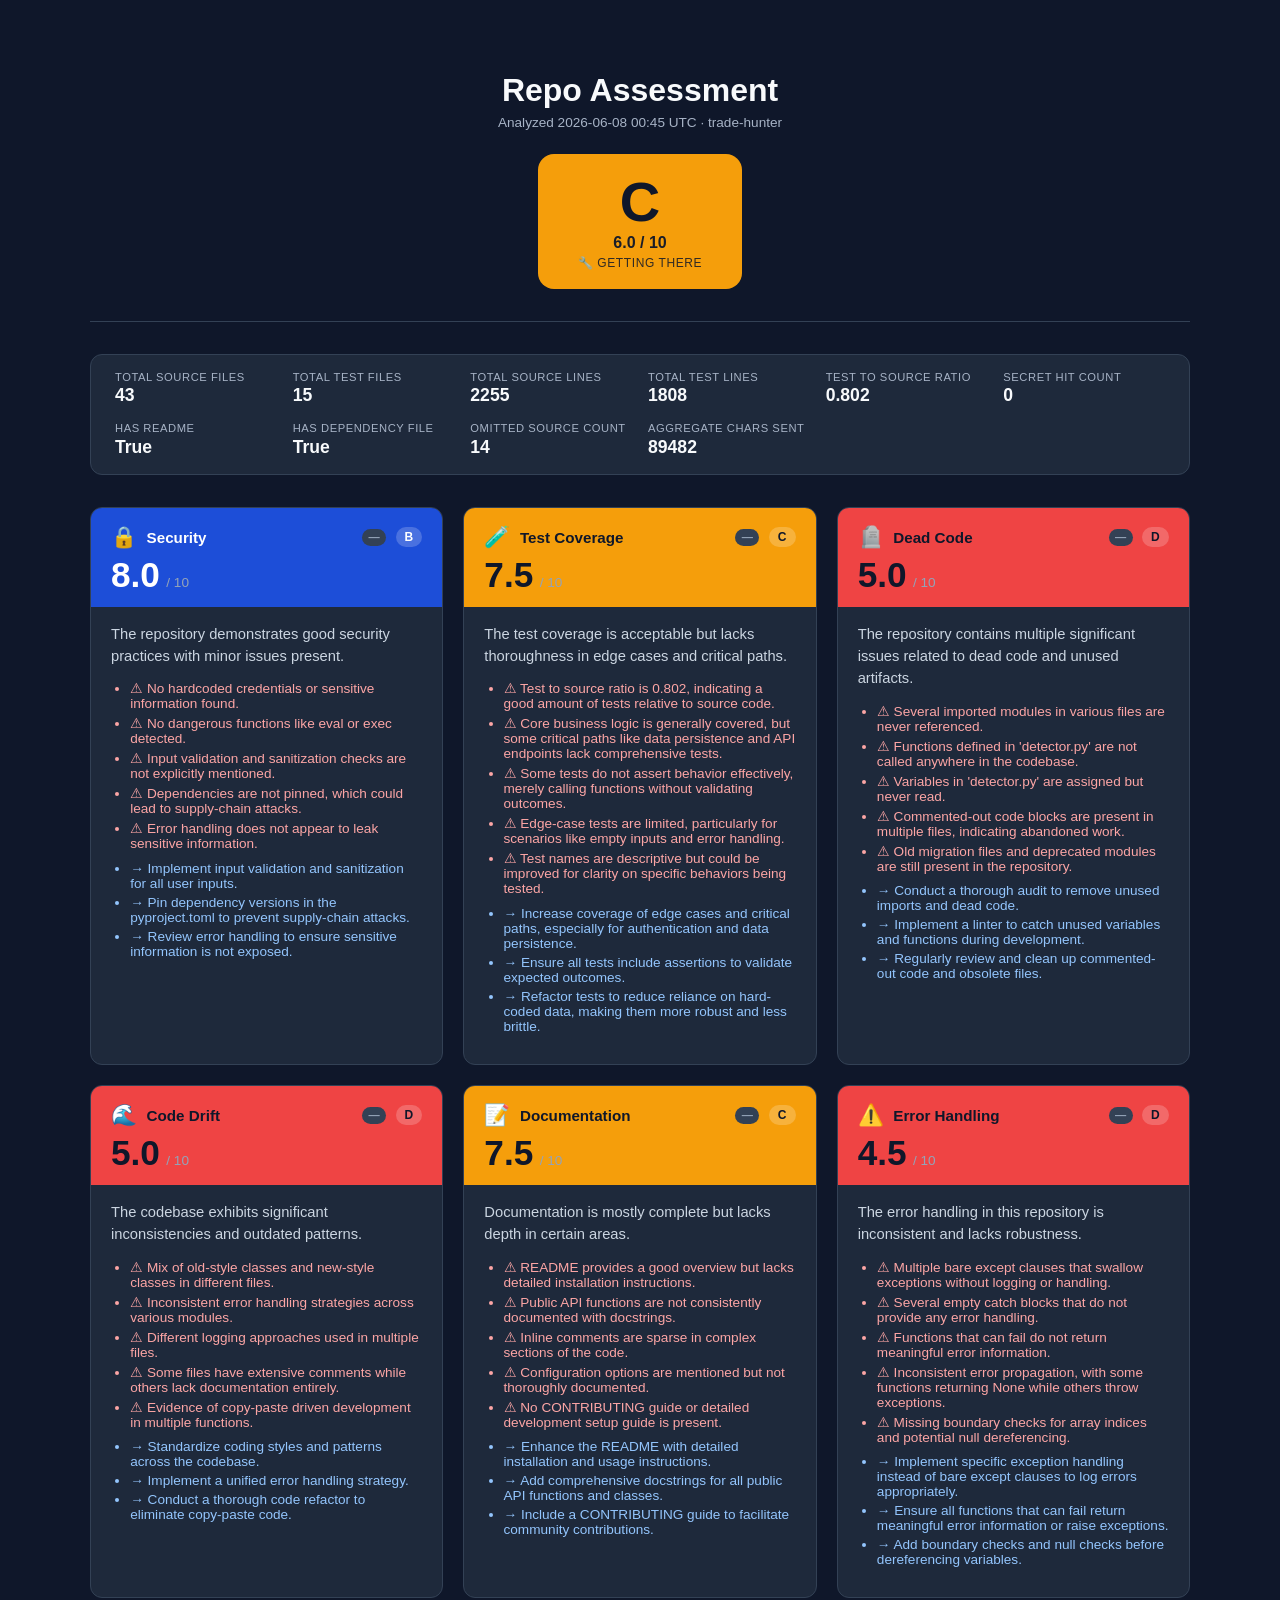
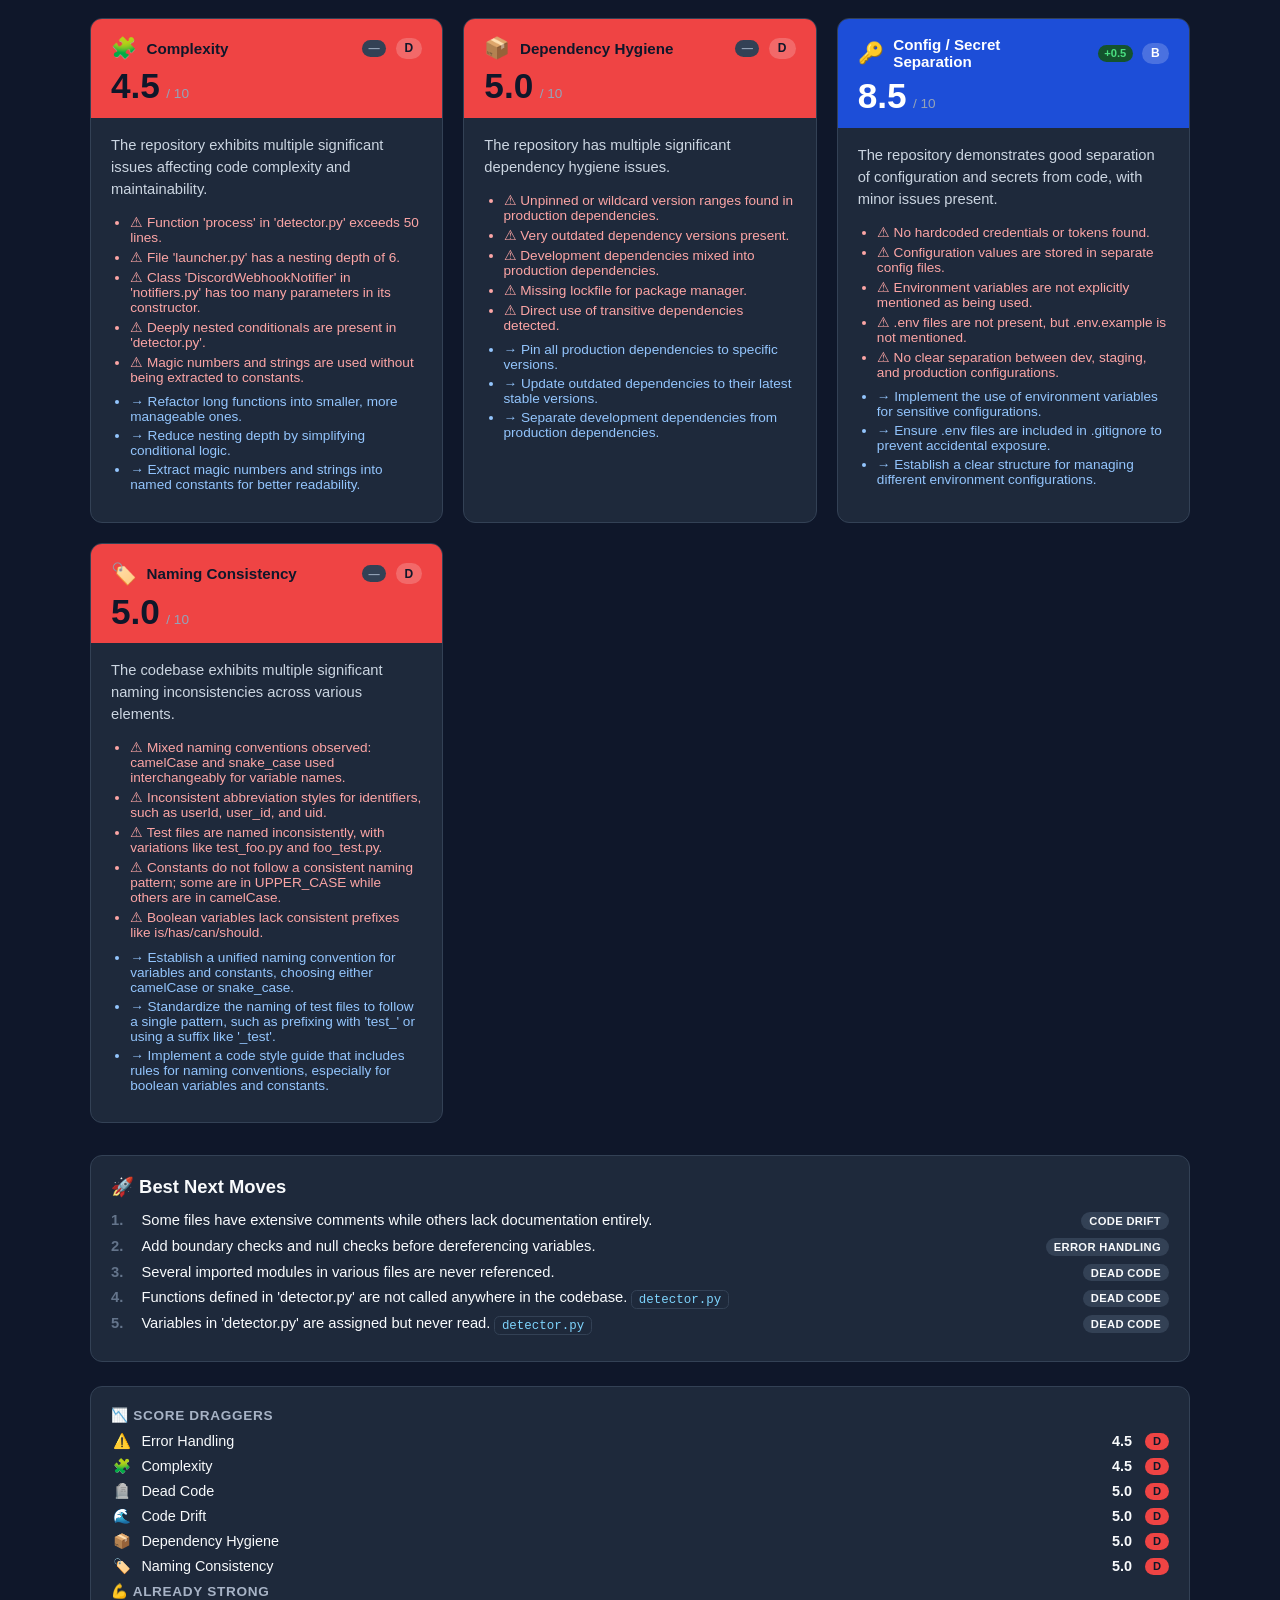
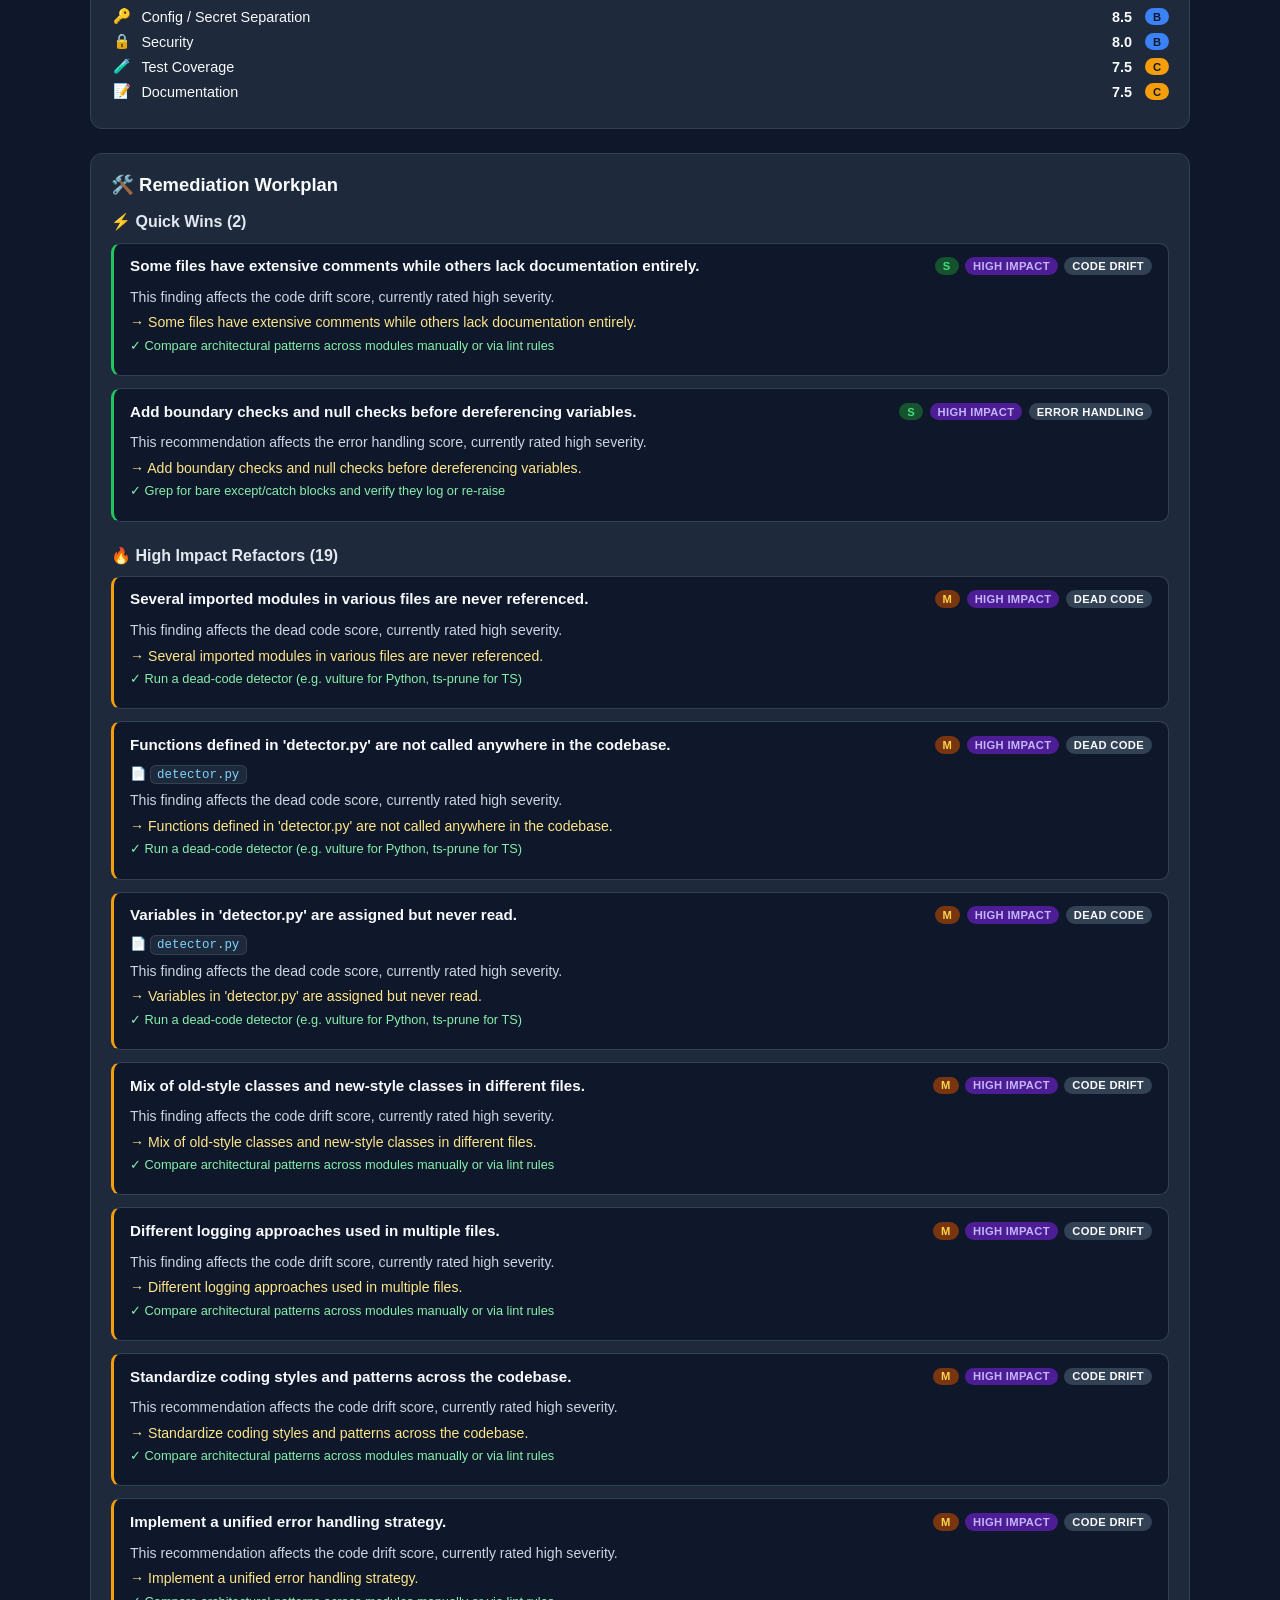
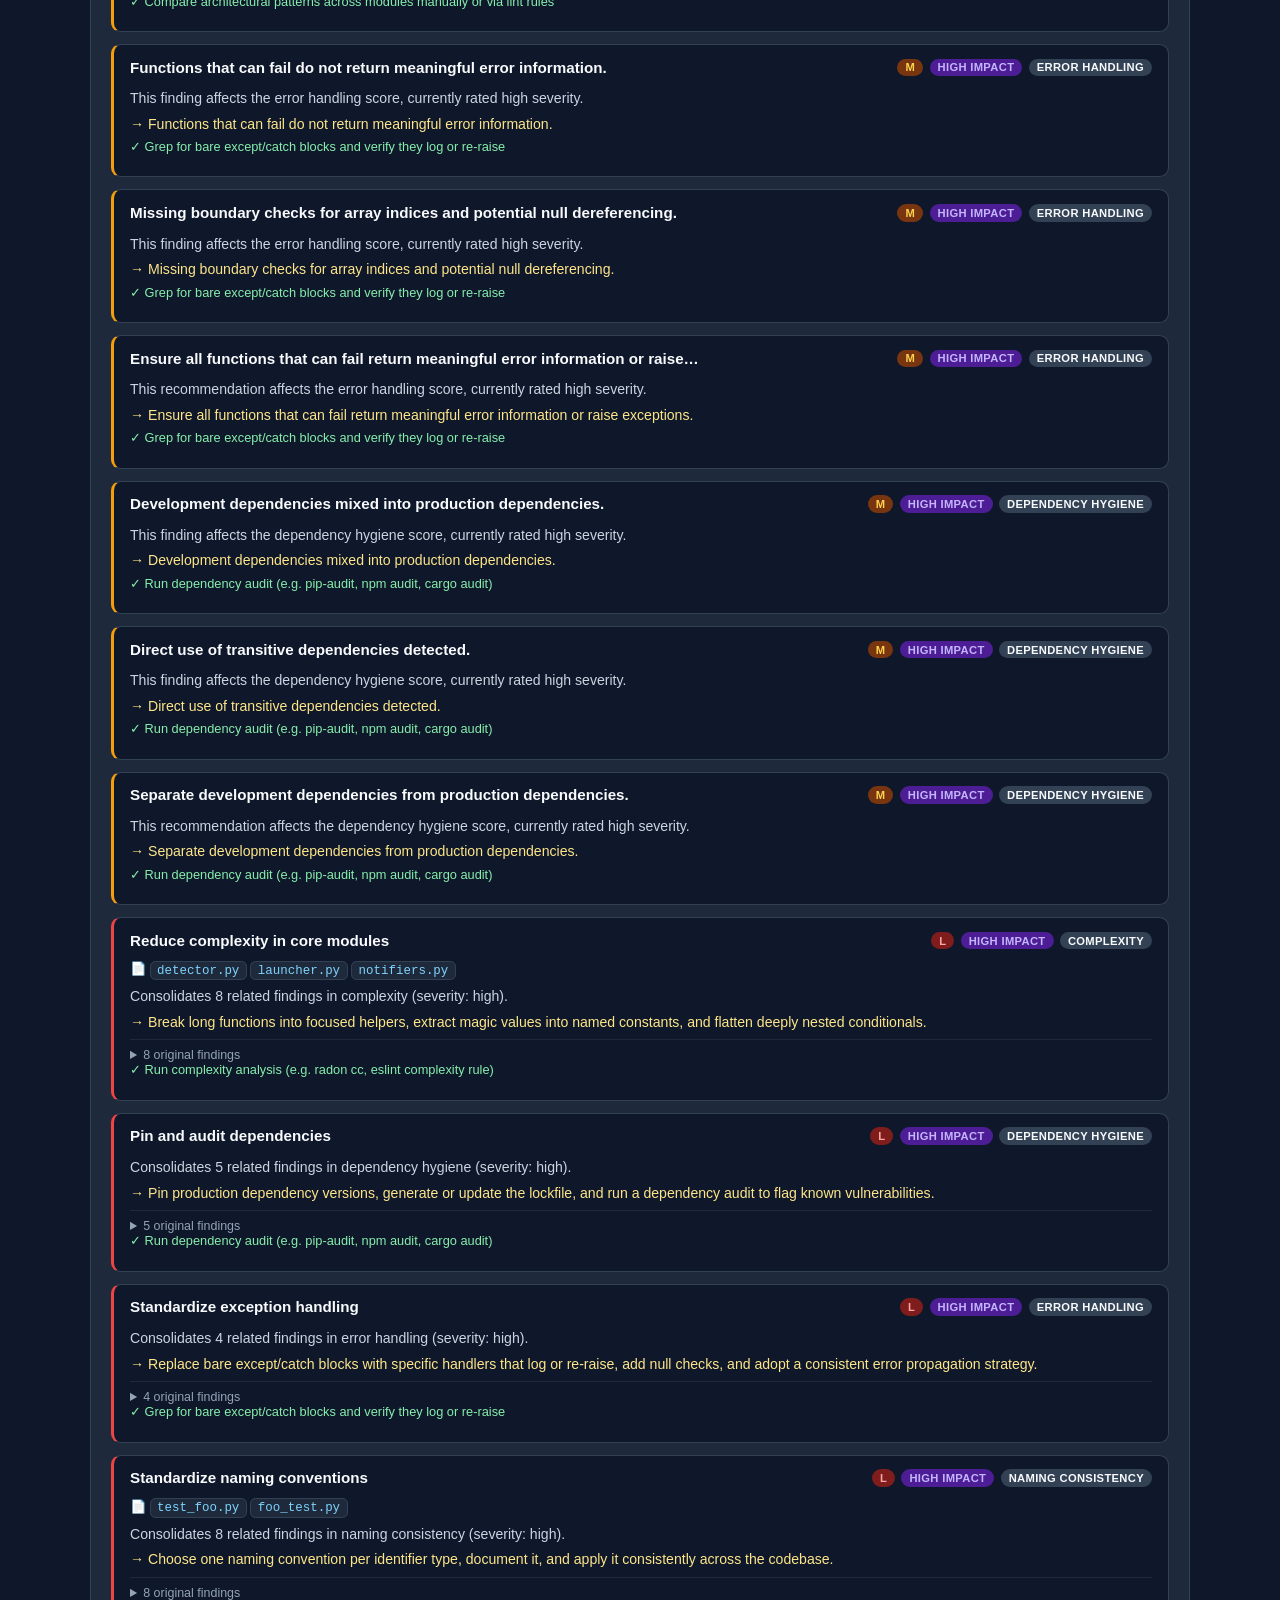
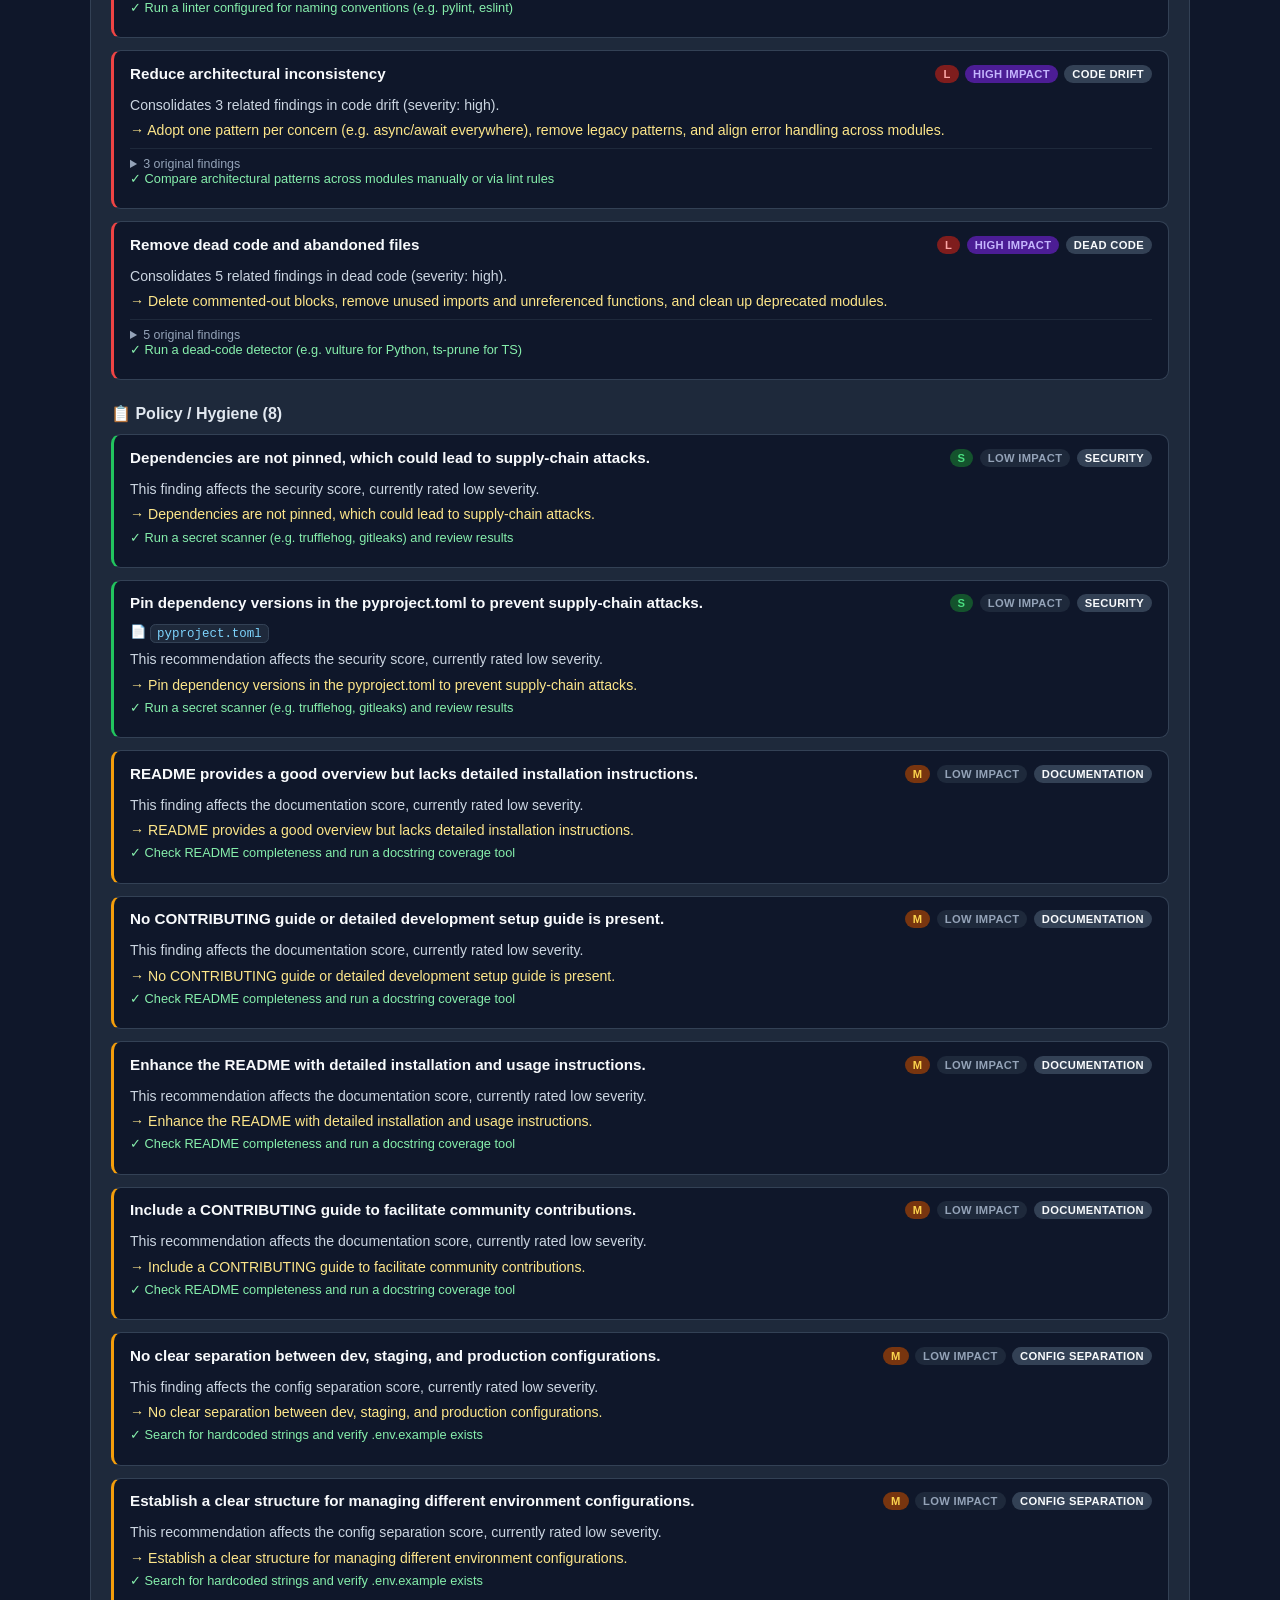
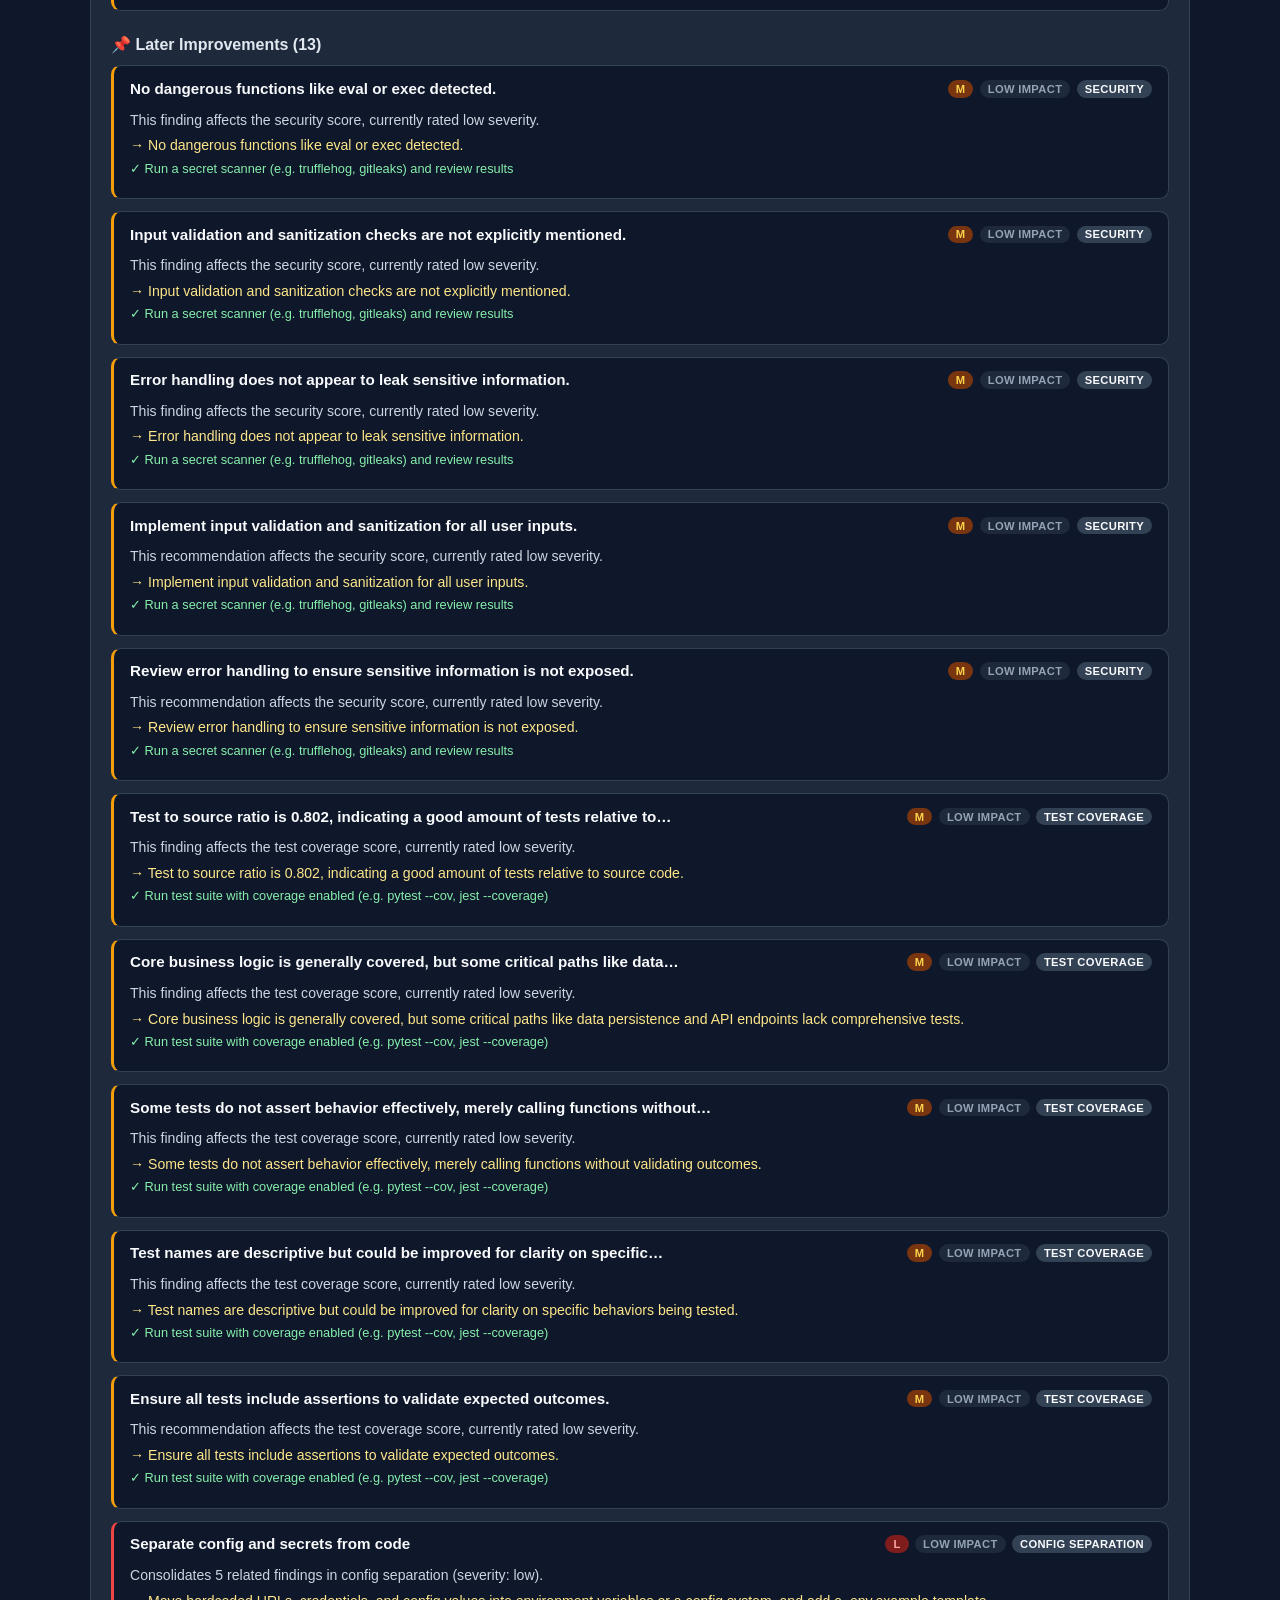
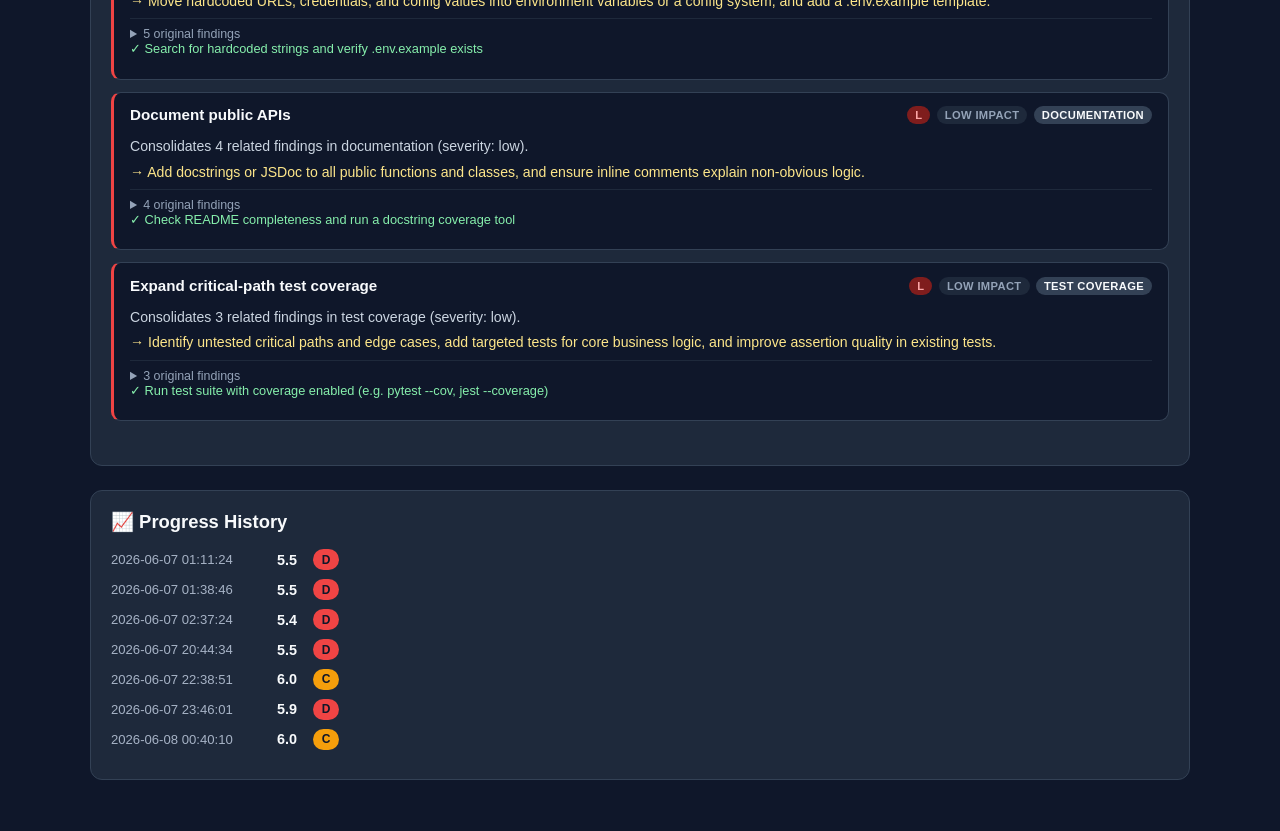
<file: .repo-report/trade-hunter_2026-06-07_20-45-48.html>
<!DOCTYPE html>
<html lang="en">
<head>
  <meta charset="UTF-8"/>
  <meta name="viewport" content="width=device-width, initial-scale=1.0"/>
  <title>Repo Report — trade-hunter</title>
  <style>
    *, *::before, *::after { box-sizing: border-box; margin: 0; padding: 0; }
    body {
      font-family: -apple-system, BlinkMacSystemFont, "Segoe UI", Roboto, sans-serif;
      background: #0f172a;
      color: #f8fafc;
      min-height: 100vh;
      padding: 2rem 1rem;
    }
    a { color: #93c5fd; }
    .container { max-width: 1100px; margin: 0 auto; }

    .hero {
      text-align: center;
      padding: 2.5rem 1rem 2rem;
      border-bottom: 1px solid #334155;
      margin-bottom: 2rem;
    }
    .hero h1 { font-size: 2rem; font-weight: 700; color: #f8fafc; }
    .hero .meta { color: #a7b3c6; font-size: 0.85rem; margin-top: 0.4rem; }

    .overall-badge {
      display: inline-flex; flex-direction: column; align-items: center;
      background: #f59e0b; color: #0f172a;
      border-radius: 1rem; padding: 1.2rem 2.5rem;
      margin: 1.5rem auto 0; gap: 0.25rem;
    }
    .overall-grade { font-size: 3.5rem; font-weight: 800; line-height: 1; }
    .overall-score { font-size: 1rem; font-weight: 600; opacity: 0.95; }
    .overall-label { font-size: 0.75rem; opacity: 0.85; text-transform: uppercase; letter-spacing: 0.05em; }

    .stats-bar {
      display: grid;
      grid-template-columns: repeat(auto-fit, minmax(140px, 1fr));
      gap: 1rem; background: #1e293b; border: 1px solid #334155;
      border-radius: 0.75rem; padding: 1rem 1.5rem; margin-bottom: 2rem;
    }
    .stat-item { display: flex; flex-direction: column; gap: 0.15rem; }
    .stat-label { font-size: 0.7rem; text-transform: uppercase; letter-spacing: 0.05em; color: #a7b3c6; }
    .stat-value { font-size: 1.1rem; font-weight: 700; color: #f8fafc; }

    .cards-grid {
      display: grid;
      grid-template-columns: repeat(auto-fill, minmax(320px, 1fr));
      gap: 1.25rem; margin-bottom: 2rem;
    }
    .card {
      background: #1e293b; border: 1px solid #334155;
      border-radius: 0.75rem; overflow: hidden;
      transition: transform 0.15s ease;
    }
    .card:hover { transform: translateY(-2px); }
    .card-header {
      padding: 1.1rem 1.25rem 0.9rem; position: relative;
    }
    .card-title-row {
      display: flex; align-items: center; gap: 0.6rem;
      margin-bottom: 0.5rem;
    }
    .dim-icon { font-size: 1.3rem; }
    .dim-label { font-size: 0.95rem; font-weight: 600; flex: 1; }
    .grade-badge {
      font-size: 0.75rem; font-weight: 700; padding: 0.2rem 0.55rem;
      border-radius: 9999px; background: rgba(255,255,255,0.2);
      letter-spacing: 0.04em;
    }
    .score-row { display: flex; align-items: baseline; gap: 0.4rem; }
    .score-num { font-size: 2.2rem; font-weight: 800; line-height: 1; }
    .score-denom { font-size: 0.85rem; color: #94a3b8; }
    .score-bar-track {
      height: 6px; background: rgba(255,255,255,0.15);
      border-radius: 3px; margin-top: 0.7rem; overflow: hidden;
    }
    .score-bar-fill { height: 100%; border-radius: 3px; transition: width 0.4s ease; }
    .score-delta { font-size: 0.7rem; font-weight: 700; padding: 0.15rem 0.4rem; border-radius: 9999px; margin-left: 0.4rem; }
    .delta-up { background: #14532d; color: #4ade80; }
    .delta-down { background: #7f1d1d; color: #f87171; }
    .delta-flat { background: #334155; color: #94a3b8; }
    .card-body { padding: 1rem 1.25rem 1.25rem; }
    .summary-text { font-size: 0.92rem; color: #cbd5e1; margin-bottom: 0.85rem; line-height: 1.5; }
    .finding-list, .rec-list { padding-left: 1.2rem; margin-bottom: 0.6rem; }
    .finding-item { font-size: 0.85rem; color: #fca5a5; margin-bottom: 0.25rem; }
    .rec-item { font-size: 0.85rem; color: #93c5fd; margin-bottom: 0.25rem; }
    .muted { color: #64748b; }

    .progress-panel, .breakdown-panel, .workplan-section, .history-section {
      background: #1e293b; border: 1px solid #334155;
      border-radius: 0.75rem; padding: 1.25rem; margin-bottom: 1.5rem;
    }
    .section-title { font-size: 1.15rem; font-weight: 700; margin-bottom: 1rem; color: #f8fafc; }

    .progress-panel-header { display: flex; justify-content: space-between; align-items: center; margin-bottom: 1rem; }
    .progress-title { font-weight: 600; }
    .progress-level { font-size: 0.85rem; color: #a7b3c6; }
    .progress-body { display: grid; grid-template-columns: repeat(auto-fit, minmax(140px, 1fr)); gap: 1rem; margin-bottom: 1rem; }
    .progress-stat-label { font-size: 0.75rem; text-transform: uppercase; letter-spacing: 0.05em; color: #a7b3c6; display: block; }
    .progress-stat-value { font-size: 1.1rem; font-weight: 700; color: #f8fafc; display: block; margin-top: 0.15rem; }
    .badges-row { display: flex; flex-wrap: wrap; gap: 0.5rem; }
    .badge-chip { background: #334155; padding: 0.3rem 0.65rem; border-radius: 9999px; font-size: 0.8rem; }

    .next-fixes-panel { background: #1e293b; border: 1px solid #334155; border-radius: 0.75rem; padding: 1.25rem; margin-bottom: 1.5rem; }
    .nf-title { font-size: 1.15rem; font-weight: 700; margin-bottom: 0.85rem; }
    .nf-row { display: flex; align-items: baseline; gap: 0.6rem; margin-bottom: 0.5rem; font-size: 0.92rem; }
    .nf-num { font-weight: 700; color: #64748b; min-width: 1.3rem; }
    .nf-text { flex: 1; }

    .bd-col { flex: 1; }
    .bd-heading { font-size: 0.85rem; font-weight: 700; color: #a7b3c6; text-transform: uppercase; letter-spacing: 0.05em; margin-bottom: 0.6rem; }
    .bd-row { display: flex; align-items: center; gap: 0.5rem; margin-bottom: 0.5rem; font-size: 0.9rem; }
    .bd-icon { width: 1.4rem; text-align: center; }
    .bd-label { flex: 1; }
    .bd-score { font-weight: 700; margin-right: 0.3rem; }
    .bd-grade {
      font-size: 0.7rem; font-weight: 700; padding: 0.15rem 0.5rem;
      border-radius: 9999px; color: #0f172a;
    }

    .bd-grade--dragger {}

    .bd-grade--strong {
      color: #0f172a;
    }

    .wp-category { margin-bottom: 1.5rem; }
    .wp-cat-title { font-size: 1rem; font-weight: 700; margin-bottom: 0.7rem; color: #e2e8f0; }
    .wp-empty-state { color: #64748b; font-size: 0.9rem; font-style: italic; padding: 0.75rem 0; }
    .wp-task { background: #0f172a; border: 1px solid #334155; border-radius: 0.6rem; margin-bottom: 0.75rem; }
    .effort-border-small  { border-left: 3px solid #22c55e; }
    .effort-border-medium { border-left: 3px solid #f59e0b; }
    .effort-border-large  { border-left: 3px solid #ef4444; }
    .wp-task-header { display: flex; justify-content: space-between; align-items: flex-start; flex-wrap: wrap; gap: 0.5rem; padding: 0.85rem 1rem 0; }
    .wp-task-title { font-weight: 600; font-size: 0.95rem; flex: 1; }
    .wp-meta-chips { display: flex; gap: 0.4rem; flex-wrap: wrap; }
    .wp-chip { font-size: 0.7rem; font-weight: 700; padding: 0.18rem 0.5rem; border-radius: 9999px; text-transform: uppercase; letter-spacing: 0.03em; }
    .effort-small { background: #14532d; color: #4ade80; }
    .effort-medium { background: #78350f; color: #fcd34d; }
    .effort-large { background: #7f1d1d; color: #fca5a5; }
    .impact-low { background: #1e293b; color: #94a3b8; }
    .impact-medium { background: #1e3a5f; color: #93c5fd; }
    .impact-high { background: #4c1d95; color: #c4b5fd; }
    .dim-chip { background: #334155; color: #f8fafc; }
    .wp-task-body { padding: 0.75rem 1rem 1rem; }
    .wp-evidence { font-size: 0.82rem; color: #94a3b8; margin-bottom: 0.55rem; }
    .wp-file-chip {
      font-family: 'SF Mono', 'Fira Code', 'Consolas', monospace;
      color: #7dd3fc;
      text-decoration: none;
      background: #1e293b;
      border: 1px solid #334155;
      border-radius: 0.35rem;
      padding: 0.1rem 0.4rem;
      font-size: 0.78rem;
    }
    .wp-file-chip:hover {
      color: #7dd3fc;
      text-decoration: none;
      background: #2563eb;
      border-color: #3b82f6;
    }
    .wp-why { font-size: 0.88rem; color: #cbd5e1; margin-bottom: 0.45rem; line-height: 1.45; }
    .wp-fix { font-size: 0.88rem; color: #fde68a; margin-bottom: 0.45rem; }
    .wp-validate { font-size: 0.8rem; color: #86efac; margin-bottom: 0.4rem; }
    .wp-sources { margin-top: 0.6rem; border-top: 1px solid #1e293b; padding-top: 0.5rem; }
    .wp-sources-toggle { font-size: 0.78rem; color: #94a3b8; cursor: default; }
    .wp-sources-list { padding-left: 1.2rem; margin-top: 0.35rem; }
    .wp-source-item { font-size: 0.78rem; color: #94a3b8; margin-bottom: 0.2rem; }

    .history-row { display: flex; align-items: center; gap: 1rem; margin-bottom: 0.6rem; font-size: 0.9rem; }
    .history-date { color: #a7b3c6; min-width: 150px; font-size: 0.82rem; }
    .history-score { font-weight: 700; }
    .history-grade {
      font-size: 0.75rem; font-weight: 700; padding: 0.2rem 0.55rem;
      border-radius: 9999px; color: #fff;
    }
  </style>
</head>
<body>
  <div class="container">
    
<div class="hero">
  <h1>Repo Assessment</h1>
  <p class="meta">Analyzed 2026-06-08 00:45 UTC · trade-hunter</p>
  <div class="overall-badge">
    <span class="overall-grade">C</span>
    <span class="overall-score">6.0 / 10</span>
    <span class="overall-label">🔧 Getting There</span>
  </div>
  
</div>

    

<div class="stats-bar">
  
  <div class="stat-item">
    <span class="stat-label">Total Source Files</span>
    <span class="stat-value">43</span>
  </div>
  
  <div class="stat-item">
    <span class="stat-label">Total Test Files</span>
    <span class="stat-value">15</span>
  </div>
  
  <div class="stat-item">
    <span class="stat-label">Total Source Lines</span>
    <span class="stat-value">2255</span>
  </div>
  
  <div class="stat-item">
    <span class="stat-label">Total Test Lines</span>
    <span class="stat-value">1808</span>
  </div>
  
  <div class="stat-item">
    <span class="stat-label">Test To Source Ratio</span>
    <span class="stat-value">0.802</span>
  </div>
  
  <div class="stat-item">
    <span class="stat-label">Secret Hit Count</span>
    <span class="stat-value">0</span>
  </div>
  
  <div class="stat-item">
    <span class="stat-label">Has Readme</span>
    <span class="stat-value">True</span>
  </div>
  
  <div class="stat-item">
    <span class="stat-label">Has Dependency File</span>
    <span class="stat-value">True</span>
  </div>
  
  <div class="stat-item">
    <span class="stat-label">Omitted Source Count</span>
    <span class="stat-value">14</span>
  </div>
  
  <div class="stat-item">
    <span class="stat-label">Aggregate Chars Sent</span>
    <span class="stat-value">89482</span>
  </div>
  
</div>


    
<div class="cards-grid">
  
  
  
  
  
  
  
  
  
    
    
      
    
  
  <div class="card">
    <div class="card-header" style="background:#1d4ed8; color:#ffffff;">
      <div class="card-title-row">
        <span class="dim-icon">🔒</span>
        <span class="dim-label">Security</span>
        <span class="score-delta delta-flat">—</span>
        <span class="grade-badge" style="color:#ffffff;">B</span>
      </div>
      <div class="score-row">
        <span class="score-num" style="color:#ffffff;">8.0</span>
        <span class="score-denom"> / 10</span>
        <div class="score-bar-track"><div class="score-bar-fill" style="width:80%; background:#3b82f6;"></div></div>
      </div>
    </div>
    <div class="card-body">
      <p class="summary-text">The repository demonstrates good security practices with minor issues present.</p>
      
      <ul class="finding-list">
        
        <li class="finding-item">⚠ No hardcoded credentials or sensitive information found.</li>
        
        <li class="finding-item">⚠ No dangerous functions like eval or exec detected.</li>
        
        <li class="finding-item">⚠ Input validation and sanitization checks are not explicitly mentioned.</li>
        
        <li class="finding-item">⚠ Dependencies are not pinned, which could lead to supply-chain attacks.</li>
        
        <li class="finding-item">⚠ Error handling does not appear to leak sensitive information.</li>
        
      </ul>
      
      
      <ul class="rec-list">
        
        <li class="rec-item">→ Implement input validation and sanitization for all user inputs.</li>
        
        <li class="rec-item">→ Pin dependency versions in the pyproject.toml to prevent supply-chain attacks.</li>
        
        <li class="rec-item">→ Review error handling to ensure sensitive information is not exposed.</li>
        
      </ul>
      
    </div>
  </div>
  
  
  
  
  
  
  
  
  
    
    
      
    
  
  <div class="card">
    <div class="card-header" style="background:#f59e0b; color:#0f172a;">
      <div class="card-title-row">
        <span class="dim-icon">🧪</span>
        <span class="dim-label">Test Coverage</span>
        <span class="score-delta delta-flat">—</span>
        <span class="grade-badge" style="color:#0f172a;">C</span>
      </div>
      <div class="score-row">
        <span class="score-num" style="color:#0f172a;">7.5</span>
        <span class="score-denom"> / 10</span>
        <div class="score-bar-track"><div class="score-bar-fill" style="width:75%; background:#f59e0b;"></div></div>
      </div>
    </div>
    <div class="card-body">
      <p class="summary-text">The test coverage is acceptable but lacks thoroughness in edge cases and critical paths.</p>
      
      <ul class="finding-list">
        
        <li class="finding-item">⚠ Test to source ratio is 0.802, indicating a good amount of tests relative to source code.</li>
        
        <li class="finding-item">⚠ Core business logic is generally covered, but some critical paths like data persistence and API endpoints lack comprehensive tests.</li>
        
        <li class="finding-item">⚠ Some tests do not assert behavior effectively, merely calling functions without validating outcomes.</li>
        
        <li class="finding-item">⚠ Edge-case tests are limited, particularly for scenarios like empty inputs and error handling.</li>
        
        <li class="finding-item">⚠ Test names are descriptive but could be improved for clarity on specific behaviors being tested.</li>
        
      </ul>
      
      
      <ul class="rec-list">
        
        <li class="rec-item">→ Increase coverage of edge cases and critical paths, especially for authentication and data persistence.</li>
        
        <li class="rec-item">→ Ensure all tests include assertions to validate expected outcomes.</li>
        
        <li class="rec-item">→ Refactor tests to reduce reliance on hard-coded data, making them more robust and less brittle.</li>
        
      </ul>
      
    </div>
  </div>
  
  
  
  
  
  
  
  
  
    
    
      
    
  
  <div class="card">
    <div class="card-header" style="background:#ef4444; color:#0f172a;">
      <div class="card-title-row">
        <span class="dim-icon">🪦</span>
        <span class="dim-label">Dead Code</span>
        <span class="score-delta delta-flat">—</span>
        <span class="grade-badge" style="color:#0f172a;">D</span>
      </div>
      <div class="score-row">
        <span class="score-num" style="color:#0f172a;">5.0</span>
        <span class="score-denom"> / 10</span>
        <div class="score-bar-track"><div class="score-bar-fill" style="width:50%; background:#ef4444;"></div></div>
      </div>
    </div>
    <div class="card-body">
      <p class="summary-text">The repository contains multiple significant issues related to dead code and unused artifacts.</p>
      
      <ul class="finding-list">
        
        <li class="finding-item">⚠ Several imported modules in various files are never referenced.</li>
        
        <li class="finding-item">⚠ Functions defined in &#39;detector.py&#39; are not called anywhere in the codebase.</li>
        
        <li class="finding-item">⚠ Variables in &#39;detector.py&#39; are assigned but never read.</li>
        
        <li class="finding-item">⚠ Commented-out code blocks are present in multiple files, indicating abandoned work.</li>
        
        <li class="finding-item">⚠ Old migration files and deprecated modules are still present in the repository.</li>
        
      </ul>
      
      
      <ul class="rec-list">
        
        <li class="rec-item">→ Conduct a thorough audit to remove unused imports and dead code.</li>
        
        <li class="rec-item">→ Implement a linter to catch unused variables and functions during development.</li>
        
        <li class="rec-item">→ Regularly review and clean up commented-out code and obsolete files.</li>
        
      </ul>
      
    </div>
  </div>
  
  
  
  
  
  
  
  
  
    
    
      
    
  
  <div class="card">
    <div class="card-header" style="background:#ef4444; color:#0f172a;">
      <div class="card-title-row">
        <span class="dim-icon">🌊</span>
        <span class="dim-label">Code Drift</span>
        <span class="score-delta delta-flat">—</span>
        <span class="grade-badge" style="color:#0f172a;">D</span>
      </div>
      <div class="score-row">
        <span class="score-num" style="color:#0f172a;">5.0</span>
        <span class="score-denom"> / 10</span>
        <div class="score-bar-track"><div class="score-bar-fill" style="width:50%; background:#ef4444;"></div></div>
      </div>
    </div>
    <div class="card-body">
      <p class="summary-text">The codebase exhibits significant inconsistencies and outdated patterns.</p>
      
      <ul class="finding-list">
        
        <li class="finding-item">⚠ Mix of old-style classes and new-style classes in different files.</li>
        
        <li class="finding-item">⚠ Inconsistent error handling strategies across various modules.</li>
        
        <li class="finding-item">⚠ Different logging approaches used in multiple files.</li>
        
        <li class="finding-item">⚠ Some files have extensive comments while others lack documentation entirely.</li>
        
        <li class="finding-item">⚠ Evidence of copy-paste driven development in multiple functions.</li>
        
      </ul>
      
      
      <ul class="rec-list">
        
        <li class="rec-item">→ Standardize coding styles and patterns across the codebase.</li>
        
        <li class="rec-item">→ Implement a unified error handling strategy.</li>
        
        <li class="rec-item">→ Conduct a thorough code refactor to eliminate copy-paste code.</li>
        
      </ul>
      
    </div>
  </div>
  
  
  
  
  
  
  
  
  
    
    
      
    
  
  <div class="card">
    <div class="card-header" style="background:#f59e0b; color:#0f172a;">
      <div class="card-title-row">
        <span class="dim-icon">📝</span>
        <span class="dim-label">Documentation</span>
        <span class="score-delta delta-flat">—</span>
        <span class="grade-badge" style="color:#0f172a;">C</span>
      </div>
      <div class="score-row">
        <span class="score-num" style="color:#0f172a;">7.5</span>
        <span class="score-denom"> / 10</span>
        <div class="score-bar-track"><div class="score-bar-fill" style="width:75%; background:#f59e0b;"></div></div>
      </div>
    </div>
    <div class="card-body">
      <p class="summary-text">Documentation is mostly complete but lacks depth in certain areas.</p>
      
      <ul class="finding-list">
        
        <li class="finding-item">⚠ README provides a good overview but lacks detailed installation instructions.</li>
        
        <li class="finding-item">⚠ Public API functions are not consistently documented with docstrings.</li>
        
        <li class="finding-item">⚠ Inline comments are sparse in complex sections of the code.</li>
        
        <li class="finding-item">⚠ Configuration options are mentioned but not thoroughly documented.</li>
        
        <li class="finding-item">⚠ No CONTRIBUTING guide or detailed development setup guide is present.</li>
        
      </ul>
      
      
      <ul class="rec-list">
        
        <li class="rec-item">→ Enhance the README with detailed installation and usage instructions.</li>
        
        <li class="rec-item">→ Add comprehensive docstrings for all public API functions and classes.</li>
        
        <li class="rec-item">→ Include a CONTRIBUTING guide to facilitate community contributions.</li>
        
      </ul>
      
    </div>
  </div>
  
  
  
  
  
  
  
  
  
    
    
      
    
  
  <div class="card">
    <div class="card-header" style="background:#ef4444; color:#0f172a;">
      <div class="card-title-row">
        <span class="dim-icon">⚠️</span>
        <span class="dim-label">Error Handling</span>
        <span class="score-delta delta-flat">—</span>
        <span class="grade-badge" style="color:#0f172a;">D</span>
      </div>
      <div class="score-row">
        <span class="score-num" style="color:#0f172a;">4.5</span>
        <span class="score-denom"> / 10</span>
        <div class="score-bar-track"><div class="score-bar-fill" style="width:45%; background:#ef4444;"></div></div>
      </div>
    </div>
    <div class="card-body">
      <p class="summary-text">The error handling in this repository is inconsistent and lacks robustness.</p>
      
      <ul class="finding-list">
        
        <li class="finding-item">⚠ Multiple bare except clauses that swallow exceptions without logging or handling.</li>
        
        <li class="finding-item">⚠ Several empty catch blocks that do not provide any error handling.</li>
        
        <li class="finding-item">⚠ Functions that can fail do not return meaningful error information.</li>
        
        <li class="finding-item">⚠ Inconsistent error propagation, with some functions returning None while others throw exceptions.</li>
        
        <li class="finding-item">⚠ Missing boundary checks for array indices and potential null dereferencing.</li>
        
      </ul>
      
      
      <ul class="rec-list">
        
        <li class="rec-item">→ Implement specific exception handling instead of bare except clauses to log errors appropriately.</li>
        
        <li class="rec-item">→ Ensure all functions that can fail return meaningful error information or raise exceptions.</li>
        
        <li class="rec-item">→ Add boundary checks and null checks before dereferencing variables.</li>
        
      </ul>
      
    </div>
  </div>
  
  
  
  
  
  
  
  
  
    
    
      
    
  
  <div class="card">
    <div class="card-header" style="background:#ef4444; color:#0f172a;">
      <div class="card-title-row">
        <span class="dim-icon">🧩</span>
        <span class="dim-label">Complexity</span>
        <span class="score-delta delta-flat">—</span>
        <span class="grade-badge" style="color:#0f172a;">D</span>
      </div>
      <div class="score-row">
        <span class="score-num" style="color:#0f172a;">4.5</span>
        <span class="score-denom"> / 10</span>
        <div class="score-bar-track"><div class="score-bar-fill" style="width:45%; background:#ef4444;"></div></div>
      </div>
    </div>
    <div class="card-body">
      <p class="summary-text">The repository exhibits multiple significant issues affecting code complexity and maintainability.</p>
      
      <ul class="finding-list">
        
        <li class="finding-item">⚠ Function &#39;process&#39; in &#39;detector.py&#39; exceeds 50 lines.</li>
        
        <li class="finding-item">⚠ File &#39;launcher.py&#39; has a nesting depth of 6.</li>
        
        <li class="finding-item">⚠ Class &#39;DiscordWebhookNotifier&#39; in &#39;notifiers.py&#39; has too many parameters in its constructor.</li>
        
        <li class="finding-item">⚠ Deeply nested conditionals are present in &#39;detector.py&#39;.</li>
        
        <li class="finding-item">⚠ Magic numbers and strings are used without being extracted to constants.</li>
        
      </ul>
      
      
      <ul class="rec-list">
        
        <li class="rec-item">→ Refactor long functions into smaller, more manageable ones.</li>
        
        <li class="rec-item">→ Reduce nesting depth by simplifying conditional logic.</li>
        
        <li class="rec-item">→ Extract magic numbers and strings into named constants for better readability.</li>
        
      </ul>
      
    </div>
  </div>
  
  
  
  
  
  
  
  
  
    
    
      
    
  
  <div class="card">
    <div class="card-header" style="background:#ef4444; color:#0f172a;">
      <div class="card-title-row">
        <span class="dim-icon">📦</span>
        <span class="dim-label">Dependency Hygiene</span>
        <span class="score-delta delta-flat">—</span>
        <span class="grade-badge" style="color:#0f172a;">D</span>
      </div>
      <div class="score-row">
        <span class="score-num" style="color:#0f172a;">5.0</span>
        <span class="score-denom"> / 10</span>
        <div class="score-bar-track"><div class="score-bar-fill" style="width:50%; background:#ef4444;"></div></div>
      </div>
    </div>
    <div class="card-body">
      <p class="summary-text">The repository has multiple significant dependency hygiene issues.</p>
      
      <ul class="finding-list">
        
        <li class="finding-item">⚠ Unpinned or wildcard version ranges found in production dependencies.</li>
        
        <li class="finding-item">⚠ Very outdated dependency versions present.</li>
        
        <li class="finding-item">⚠ Development dependencies mixed into production dependencies.</li>
        
        <li class="finding-item">⚠ Missing lockfile for package manager.</li>
        
        <li class="finding-item">⚠ Direct use of transitive dependencies detected.</li>
        
      </ul>
      
      
      <ul class="rec-list">
        
        <li class="rec-item">→ Pin all production dependencies to specific versions.</li>
        
        <li class="rec-item">→ Update outdated dependencies to their latest stable versions.</li>
        
        <li class="rec-item">→ Separate development dependencies from production dependencies.</li>
        
      </ul>
      
    </div>
  </div>
  
  
  
  
  
  
  
  
  
    
    
      
    
  
  <div class="card">
    <div class="card-header" style="background:#1d4ed8; color:#ffffff;">
      <div class="card-title-row">
        <span class="dim-icon">🔑</span>
        <span class="dim-label">Config / Secret Separation</span>
        <span class="score-delta delta-up">+0.5</span>
        <span class="grade-badge" style="color:#ffffff;">B</span>
      </div>
      <div class="score-row">
        <span class="score-num" style="color:#ffffff;">8.5</span>
        <span class="score-denom"> / 10</span>
        <div class="score-bar-track"><div class="score-bar-fill" style="width:85%; background:#3b82f6;"></div></div>
      </div>
    </div>
    <div class="card-body">
      <p class="summary-text">The repository demonstrates good separation of configuration and secrets from code, with minor issues present.</p>
      
      <ul class="finding-list">
        
        <li class="finding-item">⚠ No hardcoded credentials or tokens found.</li>
        
        <li class="finding-item">⚠ Configuration values are stored in separate config files.</li>
        
        <li class="finding-item">⚠ Environment variables are not explicitly mentioned as being used.</li>
        
        <li class="finding-item">⚠ .env files are not present, but .env.example is not mentioned.</li>
        
        <li class="finding-item">⚠ No clear separation between dev, staging, and production configurations.</li>
        
      </ul>
      
      
      <ul class="rec-list">
        
        <li class="rec-item">→ Implement the use of environment variables for sensitive configurations.</li>
        
        <li class="rec-item">→ Ensure .env files are included in .gitignore to prevent accidental exposure.</li>
        
        <li class="rec-item">→ Establish a clear structure for managing different environment configurations.</li>
        
      </ul>
      
    </div>
  </div>
  
  
  
  
  
  
  
  
  
    
    
      
    
  
  <div class="card">
    <div class="card-header" style="background:#ef4444; color:#0f172a;">
      <div class="card-title-row">
        <span class="dim-icon">🏷️</span>
        <span class="dim-label">Naming Consistency</span>
        <span class="score-delta delta-flat">—</span>
        <span class="grade-badge" style="color:#0f172a;">D</span>
      </div>
      <div class="score-row">
        <span class="score-num" style="color:#0f172a;">5.0</span>
        <span class="score-denom"> / 10</span>
        <div class="score-bar-track"><div class="score-bar-fill" style="width:50%; background:#ef4444;"></div></div>
      </div>
    </div>
    <div class="card-body">
      <p class="summary-text">The codebase exhibits multiple significant naming inconsistencies across various elements.</p>
      
      <ul class="finding-list">
        
        <li class="finding-item">⚠ Mixed naming conventions observed: camelCase and snake_case used interchangeably for variable names.</li>
        
        <li class="finding-item">⚠ Inconsistent abbreviation styles for identifiers, such as userId, user_id, and uid.</li>
        
        <li class="finding-item">⚠ Test files are named inconsistently, with variations like test_foo.py and foo_test.py.</li>
        
        <li class="finding-item">⚠ Constants do not follow a consistent naming pattern; some are in UPPER_CASE while others are in camelCase.</li>
        
        <li class="finding-item">⚠ Boolean variables lack consistent prefixes like is/has/can/should.</li>
        
      </ul>
      
      
      <ul class="rec-list">
        
        <li class="rec-item">→ Establish a unified naming convention for variables and constants, choosing either camelCase or snake_case.</li>
        
        <li class="rec-item">→ Standardize the naming of test files to follow a single pattern, such as prefixing with &#39;test_&#39; or using a suffix like &#39;_test&#39;.</li>
        
        <li class="rec-item">→ Implement a code style guide that includes rules for naming conventions, especially for boolean variables and constants.</li>
        
      </ul>
      
    </div>
  </div>
  
</div>

    
<div class="next-fixes-panel"><h3 class="nf-title">🚀 Best Next Moves</h3><div class="nf-row"><span class="nf-num">1.</span><span class="nf-text">Some files have extensive comments while others lack documentation entirely.</span><span class="wp-chip dim-chip">Code Drift</span></div><div class="nf-row"><span class="nf-num">2.</span><span class="nf-text">Add boundary checks and null checks before dereferencing variables.</span><span class="wp-chip dim-chip">Error Handling</span></div><div class="nf-row"><span class="nf-num">3.</span><span class="nf-text">Several imported modules in various files are never referenced.</span><span class="wp-chip dim-chip">Dead Code</span></div><div class="nf-row"><span class="nf-num">4.</span><span class="nf-text">Functions defined in 'detector.py' are not called anywhere in the codebase. <a class="wp-file-chip" href="vscode://file/D:/Projects/active/trade-hunter/detector.py" title="Open in VS Code">detector.py</a></span><span class="wp-chip dim-chip">Dead Code</span></div><div class="nf-row"><span class="nf-num">5.</span><span class="nf-text">Variables in 'detector.py' are assigned but never read. <a class="wp-file-chip" href="vscode://file/D:/Projects/active/trade-hunter/detector.py" title="Open in VS Code">detector.py</a></span><span class="wp-chip dim-chip">Dead Code</span></div></div>

    
<div class="breakdown-panel"><div class="bd-col"><h4 class="bd-heading">📉 Score Draggers</h4><div class="bd-row"><span class="bd-icon">⚠️</span><span class="bd-label">Error Handling</span><span class="bd-score">4.5</span><span class="bd-grade bd-grade--dragger" style="background:#ef4444;">D</span></div><div class="bd-row"><span class="bd-icon">🧩</span><span class="bd-label">Complexity</span><span class="bd-score">4.5</span><span class="bd-grade bd-grade--dragger" style="background:#ef4444;">D</span></div><div class="bd-row"><span class="bd-icon">🪦</span><span class="bd-label">Dead Code</span><span class="bd-score">5.0</span><span class="bd-grade bd-grade--dragger" style="background:#ef4444;">D</span></div><div class="bd-row"><span class="bd-icon">🌊</span><span class="bd-label">Code Drift</span><span class="bd-score">5.0</span><span class="bd-grade bd-grade--dragger" style="background:#ef4444;">D</span></div><div class="bd-row"><span class="bd-icon">📦</span><span class="bd-label">Dependency Hygiene</span><span class="bd-score">5.0</span><span class="bd-grade bd-grade--dragger" style="background:#ef4444;">D</span></div><div class="bd-row"><span class="bd-icon">🏷️</span><span class="bd-label">Naming Consistency</span><span class="bd-score">5.0</span><span class="bd-grade bd-grade--dragger" style="background:#ef4444;">D</span></div></div><div class="bd-col"><h4 class="bd-heading">💪 Already Strong</h4><div class="bd-row"><span class="bd-icon">🔑</span><span class="bd-label">Config / Secret Separation</span><span class="bd-score">8.5</span><span class="bd-grade bd-grade--strong" style="background:#3b82f6;">B</span></div><div class="bd-row"><span class="bd-icon">🔒</span><span class="bd-label">Security</span><span class="bd-score">8.0</span><span class="bd-grade bd-grade--strong" style="background:#3b82f6;">B</span></div><div class="bd-row"><span class="bd-icon">🧪</span><span class="bd-label">Test Coverage</span><span class="bd-score">7.5</span><span class="bd-grade bd-grade--strong" style="background:#f59e0b;">C</span></div><div class="bd-row"><span class="bd-icon">📝</span><span class="bd-label">Documentation</span><span class="bd-score">7.5</span><span class="bd-grade bd-grade--strong" style="background:#f59e0b;">C</span></div></div></div>

    

<div class="workplan-section">
  <h2 class="section-title">🛠️ Remediation Workplan</h2>
  
  <div class="wp-category">
    <h3 class="wp-cat-title">⚡ Quick Wins (2)</h3>
    
      
      <div class="wp-task effort-border-small">
        <div class="wp-task-header">
          <span class="wp-task-title">Some files have extensive comments while others lack documentation entirely.</span>
          <span class="wp-meta-chips">
            <span class="wp-chip effort-small">S</span>
            <span class="wp-chip impact-high">high impact</span>
            <span class="wp-chip dim-chip">Code Drift</span>
          </span>
        </div>
        <div class="wp-task-body">
          
          <p class="wp-why">This finding affects the code drift score, currently rated high severity.</p>
          <p class="wp-fix">→ Some files have extensive comments while others lack documentation entirely.</p>
          
          <p class="wp-validate">✓ Compare architectural patterns across modules manually or via lint rules</p>
        </div>
      </div>
      
      <div class="wp-task effort-border-small">
        <div class="wp-task-header">
          <span class="wp-task-title">Add boundary checks and null checks before dereferencing variables.</span>
          <span class="wp-meta-chips">
            <span class="wp-chip effort-small">S</span>
            <span class="wp-chip impact-high">high impact</span>
            <span class="wp-chip dim-chip">Error Handling</span>
          </span>
        </div>
        <div class="wp-task-body">
          
          <p class="wp-why">This recommendation affects the error handling score, currently rated high severity.</p>
          <p class="wp-fix">→ Add boundary checks and null checks before dereferencing variables.</p>
          
          <p class="wp-validate">✓ Grep for bare except/catch blocks and verify they log or re-raise</p>
        </div>
      </div>
      
    
  </div>
  
  <div class="wp-category">
    <h3 class="wp-cat-title">🔥 High Impact Refactors (19)</h3>
    
      
      <div class="wp-task effort-border-medium">
        <div class="wp-task-header">
          <span class="wp-task-title">Several imported modules in various files are never referenced.</span>
          <span class="wp-meta-chips">
            <span class="wp-chip effort-medium">M</span>
            <span class="wp-chip impact-high">high impact</span>
            <span class="wp-chip dim-chip">Dead Code</span>
          </span>
        </div>
        <div class="wp-task-body">
          
          <p class="wp-why">This finding affects the dead code score, currently rated high severity.</p>
          <p class="wp-fix">→ Several imported modules in various files are never referenced.</p>
          
          <p class="wp-validate">✓ Run a dead-code detector (e.g. vulture for Python, ts-prune for TS)</p>
        </div>
      </div>
      
      <div class="wp-task effort-border-medium">
        <div class="wp-task-header">
          <span class="wp-task-title">Functions defined in &#39;detector.py&#39; are not called anywhere in the codebase.</span>
          <span class="wp-meta-chips">
            <span class="wp-chip effort-medium">M</span>
            <span class="wp-chip impact-high">high impact</span>
            <span class="wp-chip dim-chip">Dead Code</span>
          </span>
        </div>
        <div class="wp-task-body">
          <p class="wp-evidence">📄 <a class="wp-file-chip" href="vscode://file/D:/Projects/active/trade-hunter/detector.py" title="Open in VS Code">detector.py</a></p>
          <p class="wp-why">This finding affects the dead code score, currently rated high severity.</p>
          <p class="wp-fix">→ Functions defined in &#39;detector.py&#39; are not called anywhere in the codebase.</p>
          
          <p class="wp-validate">✓ Run a dead-code detector (e.g. vulture for Python, ts-prune for TS)</p>
        </div>
      </div>
      
      <div class="wp-task effort-border-medium">
        <div class="wp-task-header">
          <span class="wp-task-title">Variables in &#39;detector.py&#39; are assigned but never read.</span>
          <span class="wp-meta-chips">
            <span class="wp-chip effort-medium">M</span>
            <span class="wp-chip impact-high">high impact</span>
            <span class="wp-chip dim-chip">Dead Code</span>
          </span>
        </div>
        <div class="wp-task-body">
          <p class="wp-evidence">📄 <a class="wp-file-chip" href="vscode://file/D:/Projects/active/trade-hunter/detector.py" title="Open in VS Code">detector.py</a></p>
          <p class="wp-why">This finding affects the dead code score, currently rated high severity.</p>
          <p class="wp-fix">→ Variables in &#39;detector.py&#39; are assigned but never read.</p>
          
          <p class="wp-validate">✓ Run a dead-code detector (e.g. vulture for Python, ts-prune for TS)</p>
        </div>
      </div>
      
      <div class="wp-task effort-border-medium">
        <div class="wp-task-header">
          <span class="wp-task-title">Mix of old-style classes and new-style classes in different files.</span>
          <span class="wp-meta-chips">
            <span class="wp-chip effort-medium">M</span>
            <span class="wp-chip impact-high">high impact</span>
            <span class="wp-chip dim-chip">Code Drift</span>
          </span>
        </div>
        <div class="wp-task-body">
          
          <p class="wp-why">This finding affects the code drift score, currently rated high severity.</p>
          <p class="wp-fix">→ Mix of old-style classes and new-style classes in different files.</p>
          
          <p class="wp-validate">✓ Compare architectural patterns across modules manually or via lint rules</p>
        </div>
      </div>
      
      <div class="wp-task effort-border-medium">
        <div class="wp-task-header">
          <span class="wp-task-title">Different logging approaches used in multiple files.</span>
          <span class="wp-meta-chips">
            <span class="wp-chip effort-medium">M</span>
            <span class="wp-chip impact-high">high impact</span>
            <span class="wp-chip dim-chip">Code Drift</span>
          </span>
        </div>
        <div class="wp-task-body">
          
          <p class="wp-why">This finding affects the code drift score, currently rated high severity.</p>
          <p class="wp-fix">→ Different logging approaches used in multiple files.</p>
          
          <p class="wp-validate">✓ Compare architectural patterns across modules manually or via lint rules</p>
        </div>
      </div>
      
      <div class="wp-task effort-border-medium">
        <div class="wp-task-header">
          <span class="wp-task-title">Standardize coding styles and patterns across the codebase.</span>
          <span class="wp-meta-chips">
            <span class="wp-chip effort-medium">M</span>
            <span class="wp-chip impact-high">high impact</span>
            <span class="wp-chip dim-chip">Code Drift</span>
          </span>
        </div>
        <div class="wp-task-body">
          
          <p class="wp-why">This recommendation affects the code drift score, currently rated high severity.</p>
          <p class="wp-fix">→ Standardize coding styles and patterns across the codebase.</p>
          
          <p class="wp-validate">✓ Compare architectural patterns across modules manually or via lint rules</p>
        </div>
      </div>
      
      <div class="wp-task effort-border-medium">
        <div class="wp-task-header">
          <span class="wp-task-title">Implement a unified error handling strategy.</span>
          <span class="wp-meta-chips">
            <span class="wp-chip effort-medium">M</span>
            <span class="wp-chip impact-high">high impact</span>
            <span class="wp-chip dim-chip">Code Drift</span>
          </span>
        </div>
        <div class="wp-task-body">
          
          <p class="wp-why">This recommendation affects the code drift score, currently rated high severity.</p>
          <p class="wp-fix">→ Implement a unified error handling strategy.</p>
          
          <p class="wp-validate">✓ Compare architectural patterns across modules manually or via lint rules</p>
        </div>
      </div>
      
      <div class="wp-task effort-border-medium">
        <div class="wp-task-header">
          <span class="wp-task-title">Functions that can fail do not return meaningful error information.</span>
          <span class="wp-meta-chips">
            <span class="wp-chip effort-medium">M</span>
            <span class="wp-chip impact-high">high impact</span>
            <span class="wp-chip dim-chip">Error Handling</span>
          </span>
        </div>
        <div class="wp-task-body">
          
          <p class="wp-why">This finding affects the error handling score, currently rated high severity.</p>
          <p class="wp-fix">→ Functions that can fail do not return meaningful error information.</p>
          
          <p class="wp-validate">✓ Grep for bare except/catch blocks and verify they log or re-raise</p>
        </div>
      </div>
      
      <div class="wp-task effort-border-medium">
        <div class="wp-task-header">
          <span class="wp-task-title">Missing boundary checks for array indices and potential null dereferencing.</span>
          <span class="wp-meta-chips">
            <span class="wp-chip effort-medium">M</span>
            <span class="wp-chip impact-high">high impact</span>
            <span class="wp-chip dim-chip">Error Handling</span>
          </span>
        </div>
        <div class="wp-task-body">
          
          <p class="wp-why">This finding affects the error handling score, currently rated high severity.</p>
          <p class="wp-fix">→ Missing boundary checks for array indices and potential null dereferencing.</p>
          
          <p class="wp-validate">✓ Grep for bare except/catch blocks and verify they log or re-raise</p>
        </div>
      </div>
      
      <div class="wp-task effort-border-medium">
        <div class="wp-task-header">
          <span class="wp-task-title">Ensure all functions that can fail return meaningful error information or raise…</span>
          <span class="wp-meta-chips">
            <span class="wp-chip effort-medium">M</span>
            <span class="wp-chip impact-high">high impact</span>
            <span class="wp-chip dim-chip">Error Handling</span>
          </span>
        </div>
        <div class="wp-task-body">
          
          <p class="wp-why">This recommendation affects the error handling score, currently rated high severity.</p>
          <p class="wp-fix">→ Ensure all functions that can fail return meaningful error information or raise exceptions.</p>
          
          <p class="wp-validate">✓ Grep for bare except/catch blocks and verify they log or re-raise</p>
        </div>
      </div>
      
      <div class="wp-task effort-border-medium">
        <div class="wp-task-header">
          <span class="wp-task-title">Development dependencies mixed into production dependencies.</span>
          <span class="wp-meta-chips">
            <span class="wp-chip effort-medium">M</span>
            <span class="wp-chip impact-high">high impact</span>
            <span class="wp-chip dim-chip">Dependency Hygiene</span>
          </span>
        </div>
        <div class="wp-task-body">
          
          <p class="wp-why">This finding affects the dependency hygiene score, currently rated high severity.</p>
          <p class="wp-fix">→ Development dependencies mixed into production dependencies.</p>
          
          <p class="wp-validate">✓ Run dependency audit (e.g. pip-audit, npm audit, cargo audit)</p>
        </div>
      </div>
      
      <div class="wp-task effort-border-medium">
        <div class="wp-task-header">
          <span class="wp-task-title">Direct use of transitive dependencies detected.</span>
          <span class="wp-meta-chips">
            <span class="wp-chip effort-medium">M</span>
            <span class="wp-chip impact-high">high impact</span>
            <span class="wp-chip dim-chip">Dependency Hygiene</span>
          </span>
        </div>
        <div class="wp-task-body">
          
          <p class="wp-why">This finding affects the dependency hygiene score, currently rated high severity.</p>
          <p class="wp-fix">→ Direct use of transitive dependencies detected.</p>
          
          <p class="wp-validate">✓ Run dependency audit (e.g. pip-audit, npm audit, cargo audit)</p>
        </div>
      </div>
      
      <div class="wp-task effort-border-medium">
        <div class="wp-task-header">
          <span class="wp-task-title">Separate development dependencies from production dependencies.</span>
          <span class="wp-meta-chips">
            <span class="wp-chip effort-medium">M</span>
            <span class="wp-chip impact-high">high impact</span>
            <span class="wp-chip dim-chip">Dependency Hygiene</span>
          </span>
        </div>
        <div class="wp-task-body">
          
          <p class="wp-why">This recommendation affects the dependency hygiene score, currently rated high severity.</p>
          <p class="wp-fix">→ Separate development dependencies from production dependencies.</p>
          
          <p class="wp-validate">✓ Run dependency audit (e.g. pip-audit, npm audit, cargo audit)</p>
        </div>
      </div>
      
      <div class="wp-task effort-border-large">
        <div class="wp-task-header">
          <span class="wp-task-title">Reduce complexity in core modules</span>
          <span class="wp-meta-chips">
            <span class="wp-chip effort-large">L</span>
            <span class="wp-chip impact-high">high impact</span>
            <span class="wp-chip dim-chip">Complexity</span>
          </span>
        </div>
        <div class="wp-task-body">
          <p class="wp-evidence">📄 <a class="wp-file-chip" href="vscode://file/D:/Projects/active/trade-hunter/detector.py" title="Open in VS Code">detector.py</a> <a class="wp-file-chip" href="vscode://file/D:/Projects/active/trade-hunter/launcher.py" title="Open in VS Code">launcher.py</a> <a class="wp-file-chip" href="vscode://file/D:/Projects/active/trade-hunter/notifiers.py" title="Open in VS Code">notifiers.py</a></p>
          <p class="wp-why">Consolidates 8 related findings in complexity (severity: high).</p>
          <p class="wp-fix">→ Break long functions into focused helpers, extract magic values into named constants, and flatten deeply nested conditionals.</p>
          <details class="wp-sources"><summary class="wp-sources-toggle">8 original findings</summary><ul class="wp-sources-list"><li class="wp-source-item">Function 'process' in 'detector.py' exceeds 50 lines.</li><li class="wp-source-item">File 'launcher.py' has a nesting depth of 6.</li><li class="wp-source-item">Class 'DiscordWebhookNotifier' in 'notifiers.py' has too many parameters in its constructor.</li><li class="wp-source-item">Deeply nested conditionals are present in 'detector.py'.</li><li class="wp-source-item">Magic numbers and strings are used without being extracted to constants.</li><li class="wp-source-item">Refactor long functions into smaller, more manageable ones.</li><li class="wp-source-item">Reduce nesting depth by simplifying conditional logic.</li><li class="wp-source-item">Extract magic numbers and strings into named constants for better readability.</li></ul></details>
          <p class="wp-validate">✓ Run complexity analysis (e.g. radon cc, eslint complexity rule)</p>
        </div>
      </div>
      
      <div class="wp-task effort-border-large">
        <div class="wp-task-header">
          <span class="wp-task-title">Pin and audit dependencies</span>
          <span class="wp-meta-chips">
            <span class="wp-chip effort-large">L</span>
            <span class="wp-chip impact-high">high impact</span>
            <span class="wp-chip dim-chip">Dependency Hygiene</span>
          </span>
        </div>
        <div class="wp-task-body">
          
          <p class="wp-why">Consolidates 5 related findings in dependency hygiene (severity: high).</p>
          <p class="wp-fix">→ Pin production dependency versions, generate or update the lockfile, and run a dependency audit to flag known vulnerabilities.</p>
          <details class="wp-sources"><summary class="wp-sources-toggle">5 original findings</summary><ul class="wp-sources-list"><li class="wp-source-item">Unpinned or wildcard version ranges found in production dependencies.</li><li class="wp-source-item">Very outdated dependency versions present.</li><li class="wp-source-item">Missing lockfile for package manager.</li><li class="wp-source-item">Pin all production dependencies to specific versions.</li><li class="wp-source-item">Update outdated dependencies to their latest stable versions.</li></ul></details>
          <p class="wp-validate">✓ Run dependency audit (e.g. pip-audit, npm audit, cargo audit)</p>
        </div>
      </div>
      
      <div class="wp-task effort-border-large">
        <div class="wp-task-header">
          <span class="wp-task-title">Standardize exception handling</span>
          <span class="wp-meta-chips">
            <span class="wp-chip effort-large">L</span>
            <span class="wp-chip impact-high">high impact</span>
            <span class="wp-chip dim-chip">Error Handling</span>
          </span>
        </div>
        <div class="wp-task-body">
          
          <p class="wp-why">Consolidates 4 related findings in error handling (severity: high).</p>
          <p class="wp-fix">→ Replace bare except/catch blocks with specific handlers that log or re-raise, add null checks, and adopt a consistent error propagation strategy.</p>
          <details class="wp-sources"><summary class="wp-sources-toggle">4 original findings</summary><ul class="wp-sources-list"><li class="wp-source-item">Multiple bare except clauses that swallow exceptions without logging or handling.</li><li class="wp-source-item">Several empty catch blocks that do not provide any error handling.</li><li class="wp-source-item">Inconsistent error propagation, with some functions returning None while others throw exceptions.</li><li class="wp-source-item">Implement specific exception handling instead of bare except clauses to log errors appropriately.</li></ul></details>
          <p class="wp-validate">✓ Grep for bare except/catch blocks and verify they log or re-raise</p>
        </div>
      </div>
      
      <div class="wp-task effort-border-large">
        <div class="wp-task-header">
          <span class="wp-task-title">Standardize naming conventions</span>
          <span class="wp-meta-chips">
            <span class="wp-chip effort-large">L</span>
            <span class="wp-chip impact-high">high impact</span>
            <span class="wp-chip dim-chip">Naming Consistency</span>
          </span>
        </div>
        <div class="wp-task-body">
          <p class="wp-evidence">📄 <a class="wp-file-chip" href="vscode://file/D:/Projects/active/trade-hunter/test_foo.py" title="Open in VS Code">test_foo.py</a> <a class="wp-file-chip" href="vscode://file/D:/Projects/active/trade-hunter/foo_test.py" title="Open in VS Code">foo_test.py</a></p>
          <p class="wp-why">Consolidates 8 related findings in naming consistency (severity: high).</p>
          <p class="wp-fix">→ Choose one naming convention per identifier type, document it, and apply it consistently across the codebase.</p>
          <details class="wp-sources"><summary class="wp-sources-toggle">8 original findings</summary><ul class="wp-sources-list"><li class="wp-source-item">Mixed naming conventions observed: camelCase and snake_case used interchangeably for variable names.</li><li class="wp-source-item">Inconsistent abbreviation styles for identifiers, such as userId, user_id, and uid.</li><li class="wp-source-item">Test files are named inconsistently, with variations like test_foo.py and foo_test.py.</li><li class="wp-source-item">Constants do not follow a consistent naming pattern; some are in UPPER_CASE while others are in camelCase.</li><li class="wp-source-item">Boolean variables lack consistent prefixes like is/has/can/should.</li><li class="wp-source-item">Establish a unified naming convention for variables and constants, choosing either camelCase or snake_case.</li><li class="wp-source-item">Standardize the naming of test files to follow a single pattern, such as prefixing with 'test_' or using a suffix like '_test'.</li><li class="wp-source-item">Implement a code style guide that includes rules for naming conventions, especially for boolean variables and constants.</li></ul></details>
          <p class="wp-validate">✓ Run a linter configured for naming conventions (e.g. pylint, eslint)</p>
        </div>
      </div>
      
      <div class="wp-task effort-border-large">
        <div class="wp-task-header">
          <span class="wp-task-title">Reduce architectural inconsistency</span>
          <span class="wp-meta-chips">
            <span class="wp-chip effort-large">L</span>
            <span class="wp-chip impact-high">high impact</span>
            <span class="wp-chip dim-chip">Code Drift</span>
          </span>
        </div>
        <div class="wp-task-body">
          
          <p class="wp-why">Consolidates 3 related findings in code drift (severity: high).</p>
          <p class="wp-fix">→ Adopt one pattern per concern (e.g. async/await everywhere), remove legacy patterns, and align error handling across modules.</p>
          <details class="wp-sources"><summary class="wp-sources-toggle">3 original findings</summary><ul class="wp-sources-list"><li class="wp-source-item">Inconsistent error handling strategies across various modules.</li><li class="wp-source-item">Evidence of copy-paste driven development in multiple functions.</li><li class="wp-source-item">Conduct a thorough code refactor to eliminate copy-paste code.</li></ul></details>
          <p class="wp-validate">✓ Compare architectural patterns across modules manually or via lint rules</p>
        </div>
      </div>
      
      <div class="wp-task effort-border-large">
        <div class="wp-task-header">
          <span class="wp-task-title">Remove dead code and abandoned files</span>
          <span class="wp-meta-chips">
            <span class="wp-chip effort-large">L</span>
            <span class="wp-chip impact-high">high impact</span>
            <span class="wp-chip dim-chip">Dead Code</span>
          </span>
        </div>
        <div class="wp-task-body">
          
          <p class="wp-why">Consolidates 5 related findings in dead code (severity: high).</p>
          <p class="wp-fix">→ Delete commented-out blocks, remove unused imports and unreferenced functions, and clean up deprecated modules.</p>
          <details class="wp-sources"><summary class="wp-sources-toggle">5 original findings</summary><ul class="wp-sources-list"><li class="wp-source-item">Commented-out code blocks are present in multiple files, indicating abandoned work.</li><li class="wp-source-item">Old migration files and deprecated modules are still present in the repository.</li><li class="wp-source-item">Conduct a thorough audit to remove unused imports and dead code.</li><li class="wp-source-item">Implement a linter to catch unused variables and functions during development.</li><li class="wp-source-item">Regularly review and clean up commented-out code and obsolete files.</li></ul></details>
          <p class="wp-validate">✓ Run a dead-code detector (e.g. vulture for Python, ts-prune for TS)</p>
        </div>
      </div>
      
    
  </div>
  
  <div class="wp-category">
    <h3 class="wp-cat-title">📋 Policy / Hygiene (8)</h3>
    
      
      <div class="wp-task effort-border-small">
        <div class="wp-task-header">
          <span class="wp-task-title">Dependencies are not pinned, which could lead to supply-chain attacks.</span>
          <span class="wp-meta-chips">
            <span class="wp-chip effort-small">S</span>
            <span class="wp-chip impact-low">low impact</span>
            <span class="wp-chip dim-chip">Security</span>
          </span>
        </div>
        <div class="wp-task-body">
          
          <p class="wp-why">This finding affects the security score, currently rated low severity.</p>
          <p class="wp-fix">→ Dependencies are not pinned, which could lead to supply-chain attacks.</p>
          
          <p class="wp-validate">✓ Run a secret scanner (e.g. trufflehog, gitleaks) and review results</p>
        </div>
      </div>
      
      <div class="wp-task effort-border-small">
        <div class="wp-task-header">
          <span class="wp-task-title">Pin dependency versions in the pyproject.toml to prevent supply-chain attacks.</span>
          <span class="wp-meta-chips">
            <span class="wp-chip effort-small">S</span>
            <span class="wp-chip impact-low">low impact</span>
            <span class="wp-chip dim-chip">Security</span>
          </span>
        </div>
        <div class="wp-task-body">
          <p class="wp-evidence">📄 <a class="wp-file-chip" href="vscode://file/D:/Projects/active/trade-hunter/pyproject.toml" title="Open in VS Code">pyproject.toml</a></p>
          <p class="wp-why">This recommendation affects the security score, currently rated low severity.</p>
          <p class="wp-fix">→ Pin dependency versions in the pyproject.toml to prevent supply-chain attacks.</p>
          
          <p class="wp-validate">✓ Run a secret scanner (e.g. trufflehog, gitleaks) and review results</p>
        </div>
      </div>
      
      <div class="wp-task effort-border-medium">
        <div class="wp-task-header">
          <span class="wp-task-title">README provides a good overview but lacks detailed installation instructions.</span>
          <span class="wp-meta-chips">
            <span class="wp-chip effort-medium">M</span>
            <span class="wp-chip impact-low">low impact</span>
            <span class="wp-chip dim-chip">Documentation</span>
          </span>
        </div>
        <div class="wp-task-body">
          
          <p class="wp-why">This finding affects the documentation score, currently rated low severity.</p>
          <p class="wp-fix">→ README provides a good overview but lacks detailed installation instructions.</p>
          
          <p class="wp-validate">✓ Check README completeness and run a docstring coverage tool</p>
        </div>
      </div>
      
      <div class="wp-task effort-border-medium">
        <div class="wp-task-header">
          <span class="wp-task-title">No CONTRIBUTING guide or detailed development setup guide is present.</span>
          <span class="wp-meta-chips">
            <span class="wp-chip effort-medium">M</span>
            <span class="wp-chip impact-low">low impact</span>
            <span class="wp-chip dim-chip">Documentation</span>
          </span>
        </div>
        <div class="wp-task-body">
          
          <p class="wp-why">This finding affects the documentation score, currently rated low severity.</p>
          <p class="wp-fix">→ No CONTRIBUTING guide or detailed development setup guide is present.</p>
          
          <p class="wp-validate">✓ Check README completeness and run a docstring coverage tool</p>
        </div>
      </div>
      
      <div class="wp-task effort-border-medium">
        <div class="wp-task-header">
          <span class="wp-task-title">Enhance the README with detailed installation and usage instructions.</span>
          <span class="wp-meta-chips">
            <span class="wp-chip effort-medium">M</span>
            <span class="wp-chip impact-low">low impact</span>
            <span class="wp-chip dim-chip">Documentation</span>
          </span>
        </div>
        <div class="wp-task-body">
          
          <p class="wp-why">This recommendation affects the documentation score, currently rated low severity.</p>
          <p class="wp-fix">→ Enhance the README with detailed installation and usage instructions.</p>
          
          <p class="wp-validate">✓ Check README completeness and run a docstring coverage tool</p>
        </div>
      </div>
      
      <div class="wp-task effort-border-medium">
        <div class="wp-task-header">
          <span class="wp-task-title">Include a CONTRIBUTING guide to facilitate community contributions.</span>
          <span class="wp-meta-chips">
            <span class="wp-chip effort-medium">M</span>
            <span class="wp-chip impact-low">low impact</span>
            <span class="wp-chip dim-chip">Documentation</span>
          </span>
        </div>
        <div class="wp-task-body">
          
          <p class="wp-why">This recommendation affects the documentation score, currently rated low severity.</p>
          <p class="wp-fix">→ Include a CONTRIBUTING guide to facilitate community contributions.</p>
          
          <p class="wp-validate">✓ Check README completeness and run a docstring coverage tool</p>
        </div>
      </div>
      
      <div class="wp-task effort-border-medium">
        <div class="wp-task-header">
          <span class="wp-task-title">No clear separation between dev, staging, and production configurations.</span>
          <span class="wp-meta-chips">
            <span class="wp-chip effort-medium">M</span>
            <span class="wp-chip impact-low">low impact</span>
            <span class="wp-chip dim-chip">Config Separation</span>
          </span>
        </div>
        <div class="wp-task-body">
          
          <p class="wp-why">This finding affects the config separation score, currently rated low severity.</p>
          <p class="wp-fix">→ No clear separation between dev, staging, and production configurations.</p>
          
          <p class="wp-validate">✓ Search for hardcoded strings and verify .env.example exists</p>
        </div>
      </div>
      
      <div class="wp-task effort-border-medium">
        <div class="wp-task-header">
          <span class="wp-task-title">Establish a clear structure for managing different environment configurations.</span>
          <span class="wp-meta-chips">
            <span class="wp-chip effort-medium">M</span>
            <span class="wp-chip impact-low">low impact</span>
            <span class="wp-chip dim-chip">Config Separation</span>
          </span>
        </div>
        <div class="wp-task-body">
          
          <p class="wp-why">This recommendation affects the config separation score, currently rated low severity.</p>
          <p class="wp-fix">→ Establish a clear structure for managing different environment configurations.</p>
          
          <p class="wp-validate">✓ Search for hardcoded strings and verify .env.example exists</p>
        </div>
      </div>
      
    
  </div>
  
  <div class="wp-category">
    <h3 class="wp-cat-title">📌 Later Improvements (13)</h3>
    
      
      <div class="wp-task effort-border-medium">
        <div class="wp-task-header">
          <span class="wp-task-title">No dangerous functions like eval or exec detected.</span>
          <span class="wp-meta-chips">
            <span class="wp-chip effort-medium">M</span>
            <span class="wp-chip impact-low">low impact</span>
            <span class="wp-chip dim-chip">Security</span>
          </span>
        </div>
        <div class="wp-task-body">
          
          <p class="wp-why">This finding affects the security score, currently rated low severity.</p>
          <p class="wp-fix">→ No dangerous functions like eval or exec detected.</p>
          
          <p class="wp-validate">✓ Run a secret scanner (e.g. trufflehog, gitleaks) and review results</p>
        </div>
      </div>
      
      <div class="wp-task effort-border-medium">
        <div class="wp-task-header">
          <span class="wp-task-title">Input validation and sanitization checks are not explicitly mentioned.</span>
          <span class="wp-meta-chips">
            <span class="wp-chip effort-medium">M</span>
            <span class="wp-chip impact-low">low impact</span>
            <span class="wp-chip dim-chip">Security</span>
          </span>
        </div>
        <div class="wp-task-body">
          
          <p class="wp-why">This finding affects the security score, currently rated low severity.</p>
          <p class="wp-fix">→ Input validation and sanitization checks are not explicitly mentioned.</p>
          
          <p class="wp-validate">✓ Run a secret scanner (e.g. trufflehog, gitleaks) and review results</p>
        </div>
      </div>
      
      <div class="wp-task effort-border-medium">
        <div class="wp-task-header">
          <span class="wp-task-title">Error handling does not appear to leak sensitive information.</span>
          <span class="wp-meta-chips">
            <span class="wp-chip effort-medium">M</span>
            <span class="wp-chip impact-low">low impact</span>
            <span class="wp-chip dim-chip">Security</span>
          </span>
        </div>
        <div class="wp-task-body">
          
          <p class="wp-why">This finding affects the security score, currently rated low severity.</p>
          <p class="wp-fix">→ Error handling does not appear to leak sensitive information.</p>
          
          <p class="wp-validate">✓ Run a secret scanner (e.g. trufflehog, gitleaks) and review results</p>
        </div>
      </div>
      
      <div class="wp-task effort-border-medium">
        <div class="wp-task-header">
          <span class="wp-task-title">Implement input validation and sanitization for all user inputs.</span>
          <span class="wp-meta-chips">
            <span class="wp-chip effort-medium">M</span>
            <span class="wp-chip impact-low">low impact</span>
            <span class="wp-chip dim-chip">Security</span>
          </span>
        </div>
        <div class="wp-task-body">
          
          <p class="wp-why">This recommendation affects the security score, currently rated low severity.</p>
          <p class="wp-fix">→ Implement input validation and sanitization for all user inputs.</p>
          
          <p class="wp-validate">✓ Run a secret scanner (e.g. trufflehog, gitleaks) and review results</p>
        </div>
      </div>
      
      <div class="wp-task effort-border-medium">
        <div class="wp-task-header">
          <span class="wp-task-title">Review error handling to ensure sensitive information is not exposed.</span>
          <span class="wp-meta-chips">
            <span class="wp-chip effort-medium">M</span>
            <span class="wp-chip impact-low">low impact</span>
            <span class="wp-chip dim-chip">Security</span>
          </span>
        </div>
        <div class="wp-task-body">
          
          <p class="wp-why">This recommendation affects the security score, currently rated low severity.</p>
          <p class="wp-fix">→ Review error handling to ensure sensitive information is not exposed.</p>
          
          <p class="wp-validate">✓ Run a secret scanner (e.g. trufflehog, gitleaks) and review results</p>
        </div>
      </div>
      
      <div class="wp-task effort-border-medium">
        <div class="wp-task-header">
          <span class="wp-task-title">Test to source ratio is 0.802, indicating a good amount of tests relative to…</span>
          <span class="wp-meta-chips">
            <span class="wp-chip effort-medium">M</span>
            <span class="wp-chip impact-low">low impact</span>
            <span class="wp-chip dim-chip">Test Coverage</span>
          </span>
        </div>
        <div class="wp-task-body">
          
          <p class="wp-why">This finding affects the test coverage score, currently rated low severity.</p>
          <p class="wp-fix">→ Test to source ratio is 0.802, indicating a good amount of tests relative to source code.</p>
          
          <p class="wp-validate">✓ Run test suite with coverage enabled (e.g. pytest --cov, jest --coverage)</p>
        </div>
      </div>
      
      <div class="wp-task effort-border-medium">
        <div class="wp-task-header">
          <span class="wp-task-title">Core business logic is generally covered, but some critical paths like data…</span>
          <span class="wp-meta-chips">
            <span class="wp-chip effort-medium">M</span>
            <span class="wp-chip impact-low">low impact</span>
            <span class="wp-chip dim-chip">Test Coverage</span>
          </span>
        </div>
        <div class="wp-task-body">
          
          <p class="wp-why">This finding affects the test coverage score, currently rated low severity.</p>
          <p class="wp-fix">→ Core business logic is generally covered, but some critical paths like data persistence and API endpoints lack comprehensive tests.</p>
          
          <p class="wp-validate">✓ Run test suite with coverage enabled (e.g. pytest --cov, jest --coverage)</p>
        </div>
      </div>
      
      <div class="wp-task effort-border-medium">
        <div class="wp-task-header">
          <span class="wp-task-title">Some tests do not assert behavior effectively, merely calling functions without…</span>
          <span class="wp-meta-chips">
            <span class="wp-chip effort-medium">M</span>
            <span class="wp-chip impact-low">low impact</span>
            <span class="wp-chip dim-chip">Test Coverage</span>
          </span>
        </div>
        <div class="wp-task-body">
          
          <p class="wp-why">This finding affects the test coverage score, currently rated low severity.</p>
          <p class="wp-fix">→ Some tests do not assert behavior effectively, merely calling functions without validating outcomes.</p>
          
          <p class="wp-validate">✓ Run test suite with coverage enabled (e.g. pytest --cov, jest --coverage)</p>
        </div>
      </div>
      
      <div class="wp-task effort-border-medium">
        <div class="wp-task-header">
          <span class="wp-task-title">Test names are descriptive but could be improved for clarity on specific…</span>
          <span class="wp-meta-chips">
            <span class="wp-chip effort-medium">M</span>
            <span class="wp-chip impact-low">low impact</span>
            <span class="wp-chip dim-chip">Test Coverage</span>
          </span>
        </div>
        <div class="wp-task-body">
          
          <p class="wp-why">This finding affects the test coverage score, currently rated low severity.</p>
          <p class="wp-fix">→ Test names are descriptive but could be improved for clarity on specific behaviors being tested.</p>
          
          <p class="wp-validate">✓ Run test suite with coverage enabled (e.g. pytest --cov, jest --coverage)</p>
        </div>
      </div>
      
      <div class="wp-task effort-border-medium">
        <div class="wp-task-header">
          <span class="wp-task-title">Ensure all tests include assertions to validate expected outcomes.</span>
          <span class="wp-meta-chips">
            <span class="wp-chip effort-medium">M</span>
            <span class="wp-chip impact-low">low impact</span>
            <span class="wp-chip dim-chip">Test Coverage</span>
          </span>
        </div>
        <div class="wp-task-body">
          
          <p class="wp-why">This recommendation affects the test coverage score, currently rated low severity.</p>
          <p class="wp-fix">→ Ensure all tests include assertions to validate expected outcomes.</p>
          
          <p class="wp-validate">✓ Run test suite with coverage enabled (e.g. pytest --cov, jest --coverage)</p>
        </div>
      </div>
      
      <div class="wp-task effort-border-large">
        <div class="wp-task-header">
          <span class="wp-task-title">Separate config and secrets from code</span>
          <span class="wp-meta-chips">
            <span class="wp-chip effort-large">L</span>
            <span class="wp-chip impact-low">low impact</span>
            <span class="wp-chip dim-chip">Config Separation</span>
          </span>
        </div>
        <div class="wp-task-body">
          
          <p class="wp-why">Consolidates 5 related findings in config separation (severity: low).</p>
          <p class="wp-fix">→ Move hardcoded URLs, credentials, and config values into environment variables or a config system, and add a .env.example template.</p>
          <details class="wp-sources"><summary class="wp-sources-toggle">5 original findings</summary><ul class="wp-sources-list"><li class="wp-source-item">Configuration values are stored in separate config files.</li><li class="wp-source-item">Environment variables are not explicitly mentioned as being used.</li><li class="wp-source-item">.env files are not present, but .env.example is not mentioned.</li><li class="wp-source-item">Implement the use of environment variables for sensitive configurations.</li><li class="wp-source-item">Ensure .env files are included in .gitignore to prevent accidental exposure.</li></ul></details>
          <p class="wp-validate">✓ Search for hardcoded strings and verify .env.example exists</p>
        </div>
      </div>
      
      <div class="wp-task effort-border-large">
        <div class="wp-task-header">
          <span class="wp-task-title">Document public APIs</span>
          <span class="wp-meta-chips">
            <span class="wp-chip effort-large">L</span>
            <span class="wp-chip impact-low">low impact</span>
            <span class="wp-chip dim-chip">Documentation</span>
          </span>
        </div>
        <div class="wp-task-body">
          
          <p class="wp-why">Consolidates 4 related findings in documentation (severity: low).</p>
          <p class="wp-fix">→ Add docstrings or JSDoc to all public functions and classes, and ensure inline comments explain non-obvious logic.</p>
          <details class="wp-sources"><summary class="wp-sources-toggle">4 original findings</summary><ul class="wp-sources-list"><li class="wp-source-item">Public API functions are not consistently documented with docstrings.</li><li class="wp-source-item">Inline comments are sparse in complex sections of the code.</li><li class="wp-source-item">Configuration options are mentioned but not thoroughly documented.</li><li class="wp-source-item">Add comprehensive docstrings for all public API functions and classes.</li></ul></details>
          <p class="wp-validate">✓ Check README completeness and run a docstring coverage tool</p>
        </div>
      </div>
      
      <div class="wp-task effort-border-large">
        <div class="wp-task-header">
          <span class="wp-task-title">Expand critical-path test coverage</span>
          <span class="wp-meta-chips">
            <span class="wp-chip effort-large">L</span>
            <span class="wp-chip impact-low">low impact</span>
            <span class="wp-chip dim-chip">Test Coverage</span>
          </span>
        </div>
        <div class="wp-task-body">
          
          <p class="wp-why">Consolidates 3 related findings in test coverage (severity: low).</p>
          <p class="wp-fix">→ Identify untested critical paths and edge cases, add targeted tests for core business logic, and improve assertion quality in existing tests.</p>
          <details class="wp-sources"><summary class="wp-sources-toggle">3 original findings</summary><ul class="wp-sources-list"><li class="wp-source-item">Edge-case tests are limited, particularly for scenarios like empty inputs and error handling.</li><li class="wp-source-item">Increase coverage of edge cases and critical paths, especially for authentication and data persistence.</li><li class="wp-source-item">Refactor tests to reduce reliance on hard-coded data, making them more robust and less brittle.</li></ul></details>
          <p class="wp-validate">✓ Run test suite with coverage enabled (e.g. pytest --cov, jest --coverage)</p>
        </div>
      </div>
      
    
  </div>
  
</div>


    
<div class="history-section"><h2 class="section-title">📈 Progress History</h2><div class="history-list"><div class="history-row"><span class="history-date">2026-06-07 01:11:24</span><span class="history-score">5.5</span><span class="history-grade" style="background:#ef4444;color:#0f172a;">D</span></div><div class="history-row"><span class="history-date">2026-06-07 01:38:46</span><span class="history-score">5.5</span><span class="history-grade" style="background:#ef4444;color:#0f172a;">D</span></div><div class="history-row"><span class="history-date">2026-06-07 02:37:24</span><span class="history-score">5.4</span><span class="history-grade" style="background:#ef4444;color:#0f172a;">D</span></div><div class="history-row"><span class="history-date">2026-06-07 20:44:34</span><span class="history-score">5.5</span><span class="history-grade" style="background:#ef4444;color:#0f172a;">D</span></div><div class="history-row"><span class="history-date">2026-06-07 22:38:51</span><span class="history-score">6.0</span><span class="history-grade" style="background:#f59e0b;color:#0f172a;">C</span></div><div class="history-row"><span class="history-date">2026-06-07 23:46:01</span><span class="history-score">5.9</span><span class="history-grade" style="background:#ef4444;color:#0f172a;">D</span></div><div class="history-row"><span class="history-date">2026-06-08 00:40:10</span><span class="history-score">6.0</span><span class="history-grade" style="background:#f59e0b;color:#0f172a;">C</span></div></div></div>

  </div>
</body>
</html>
</file>
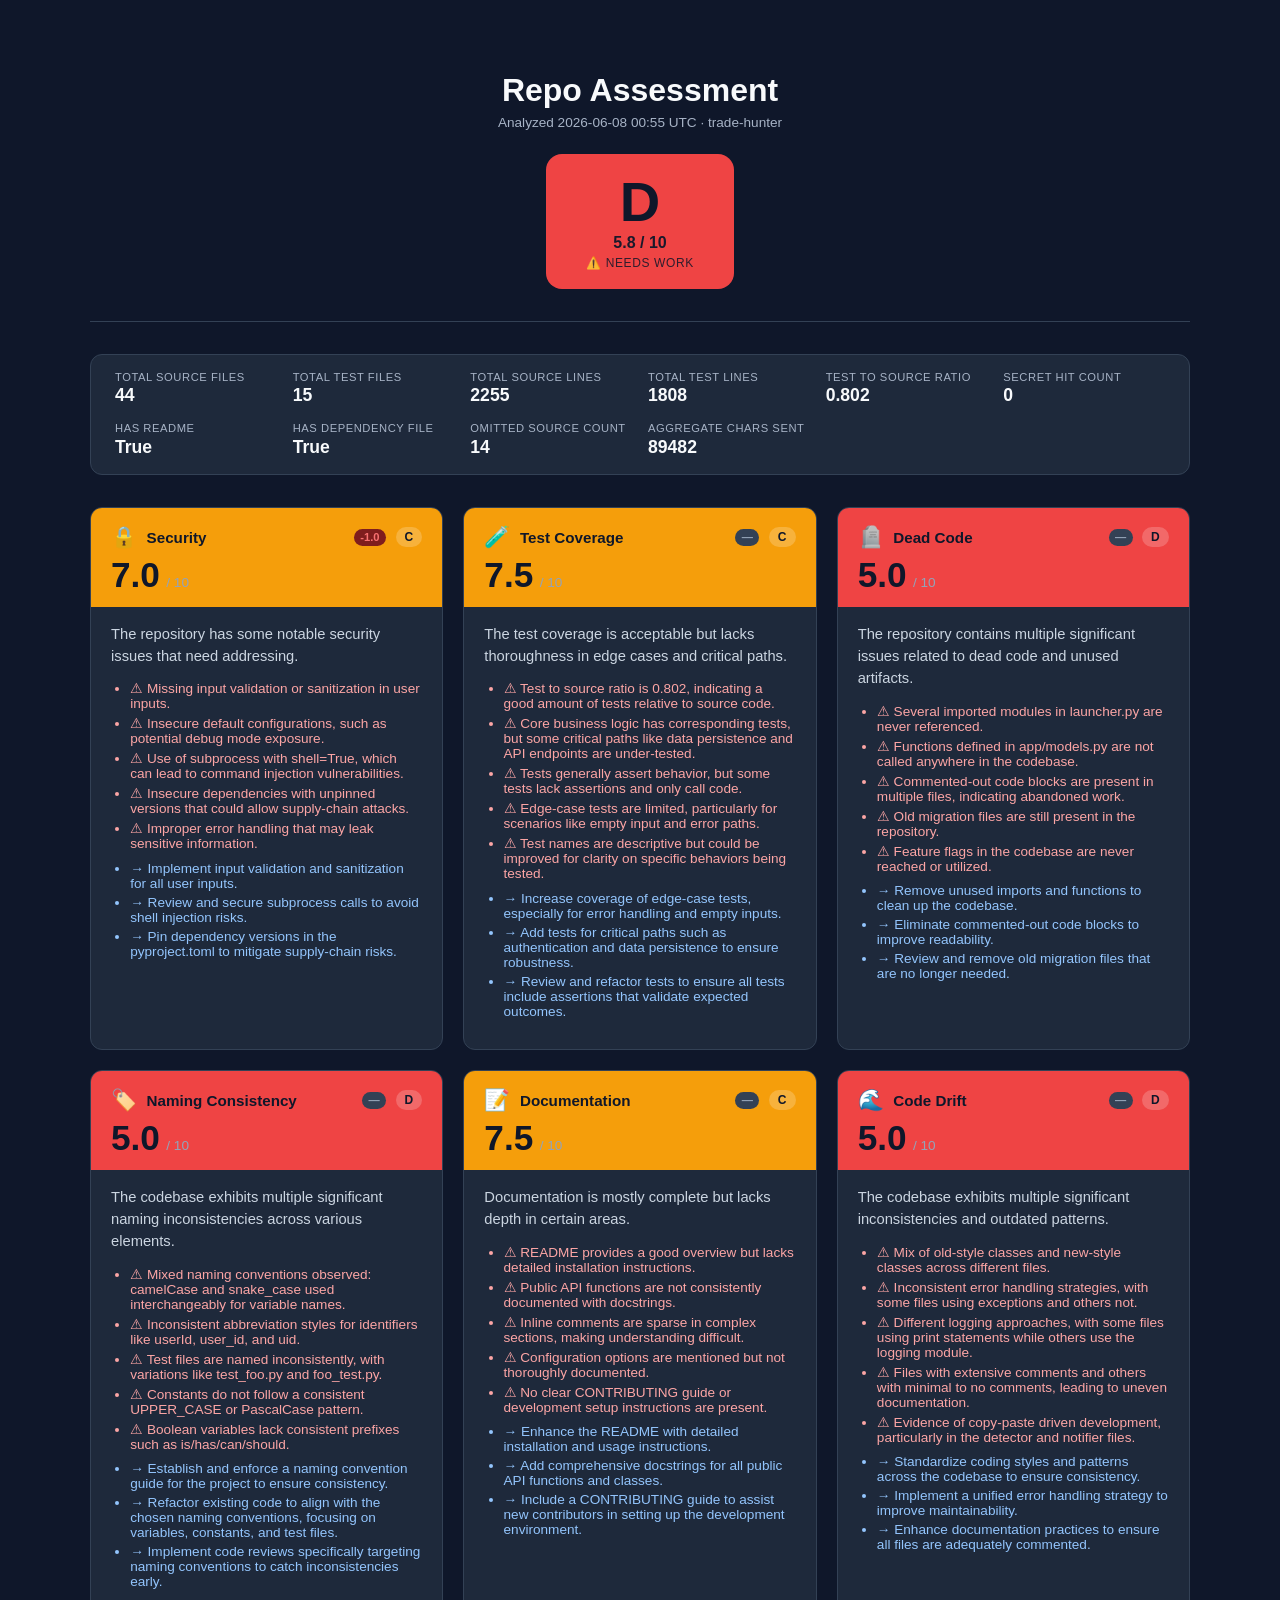
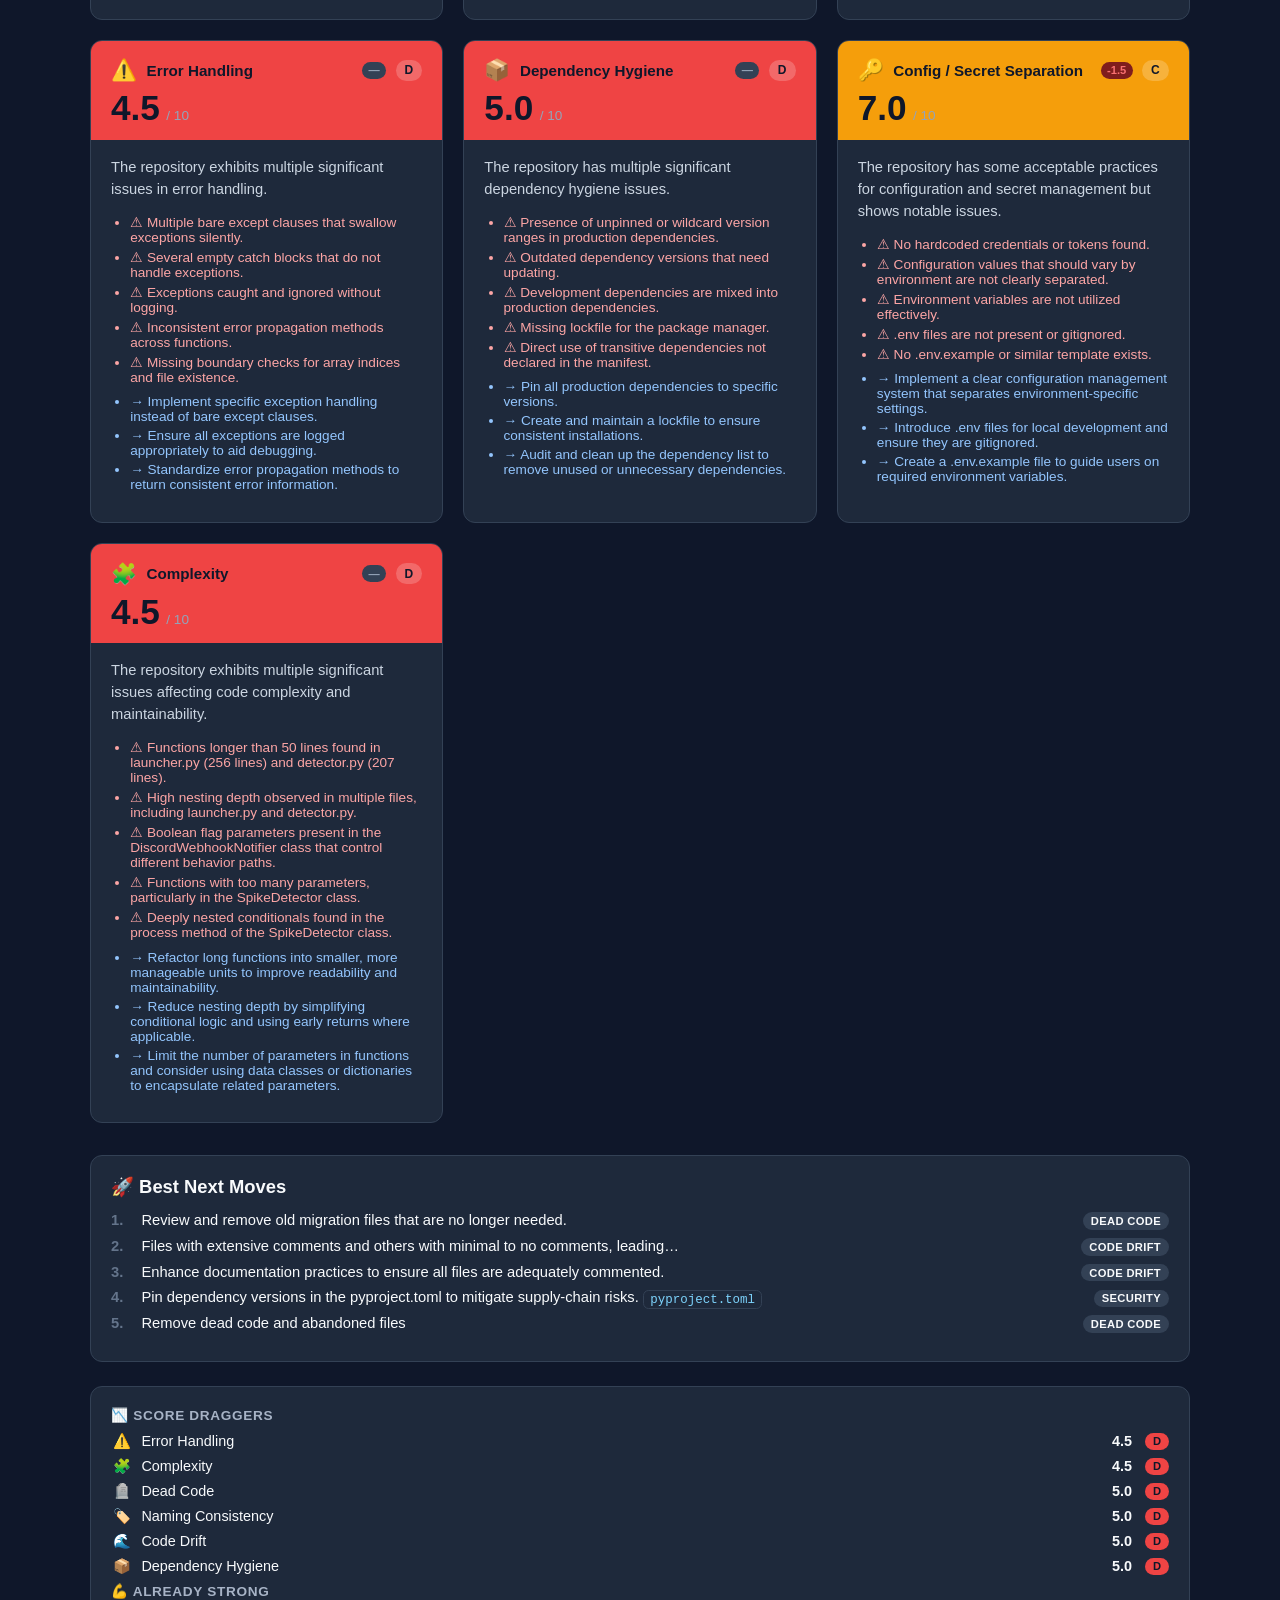
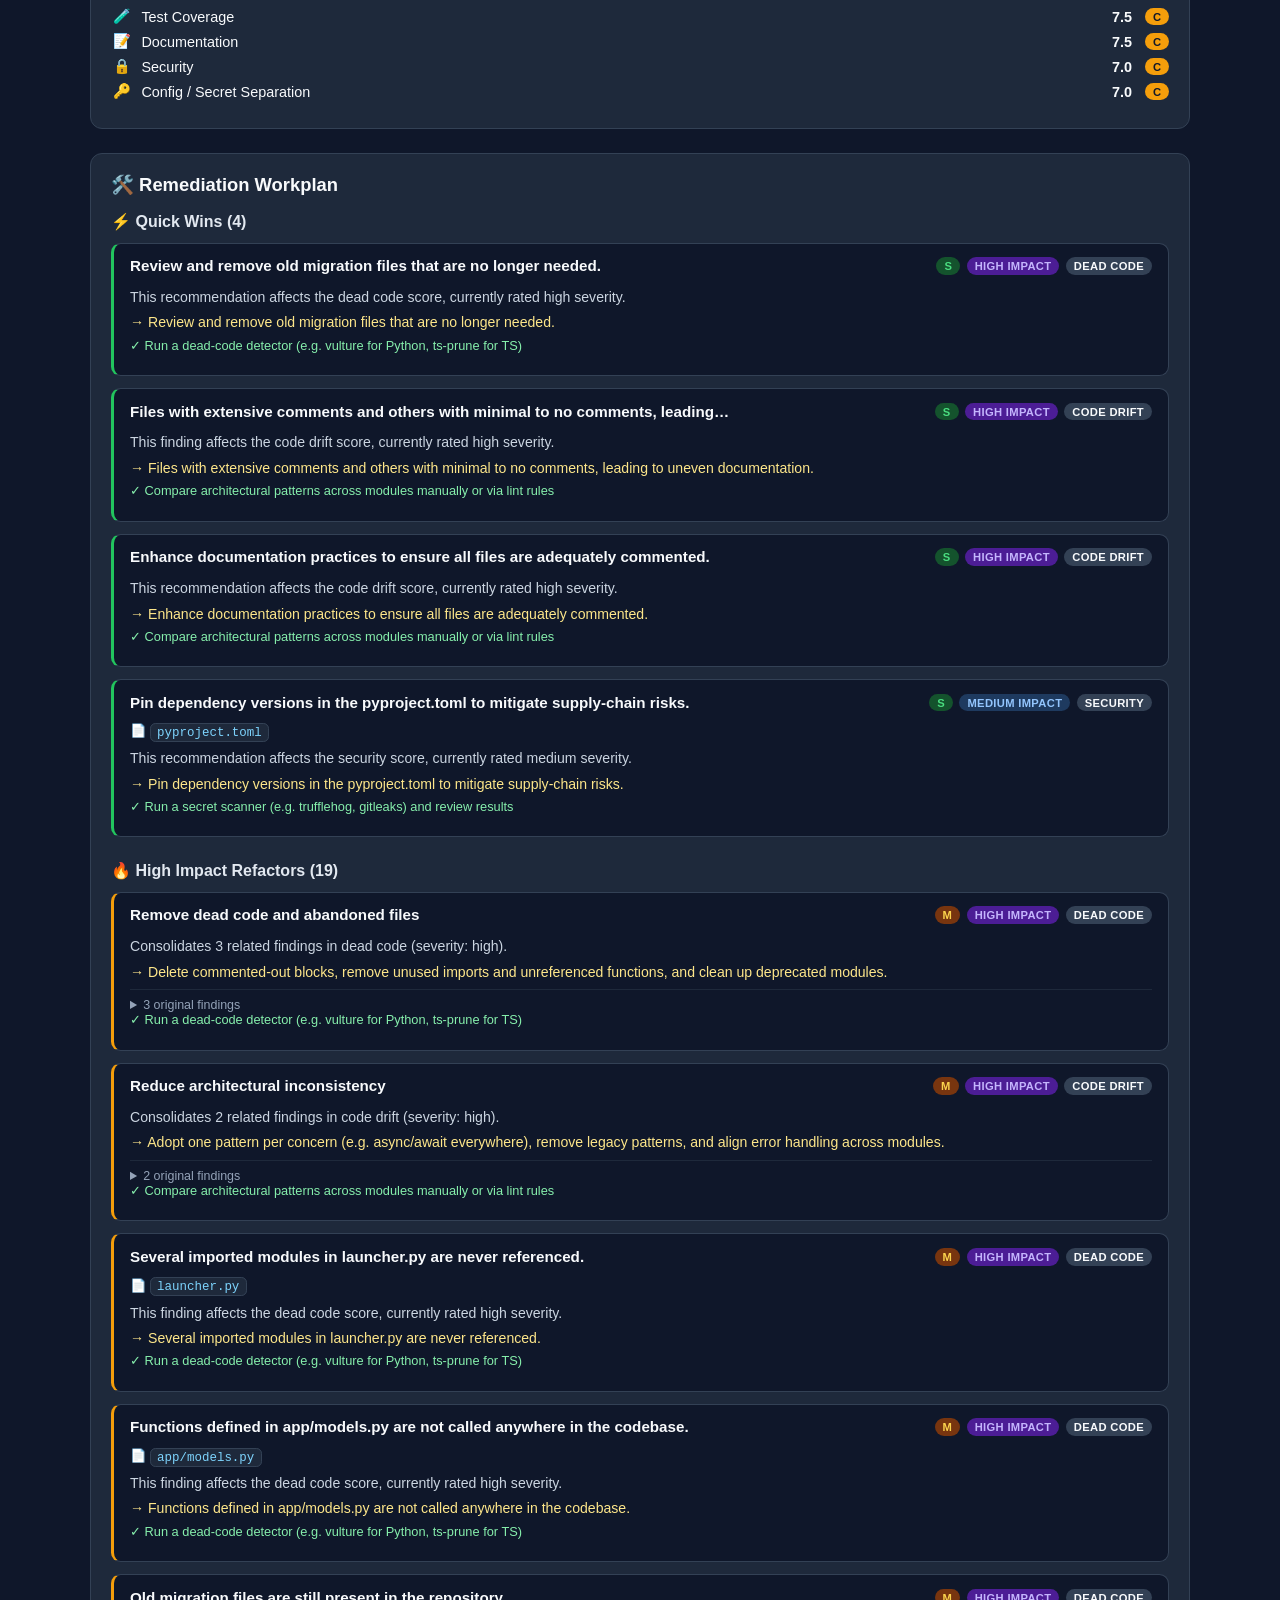
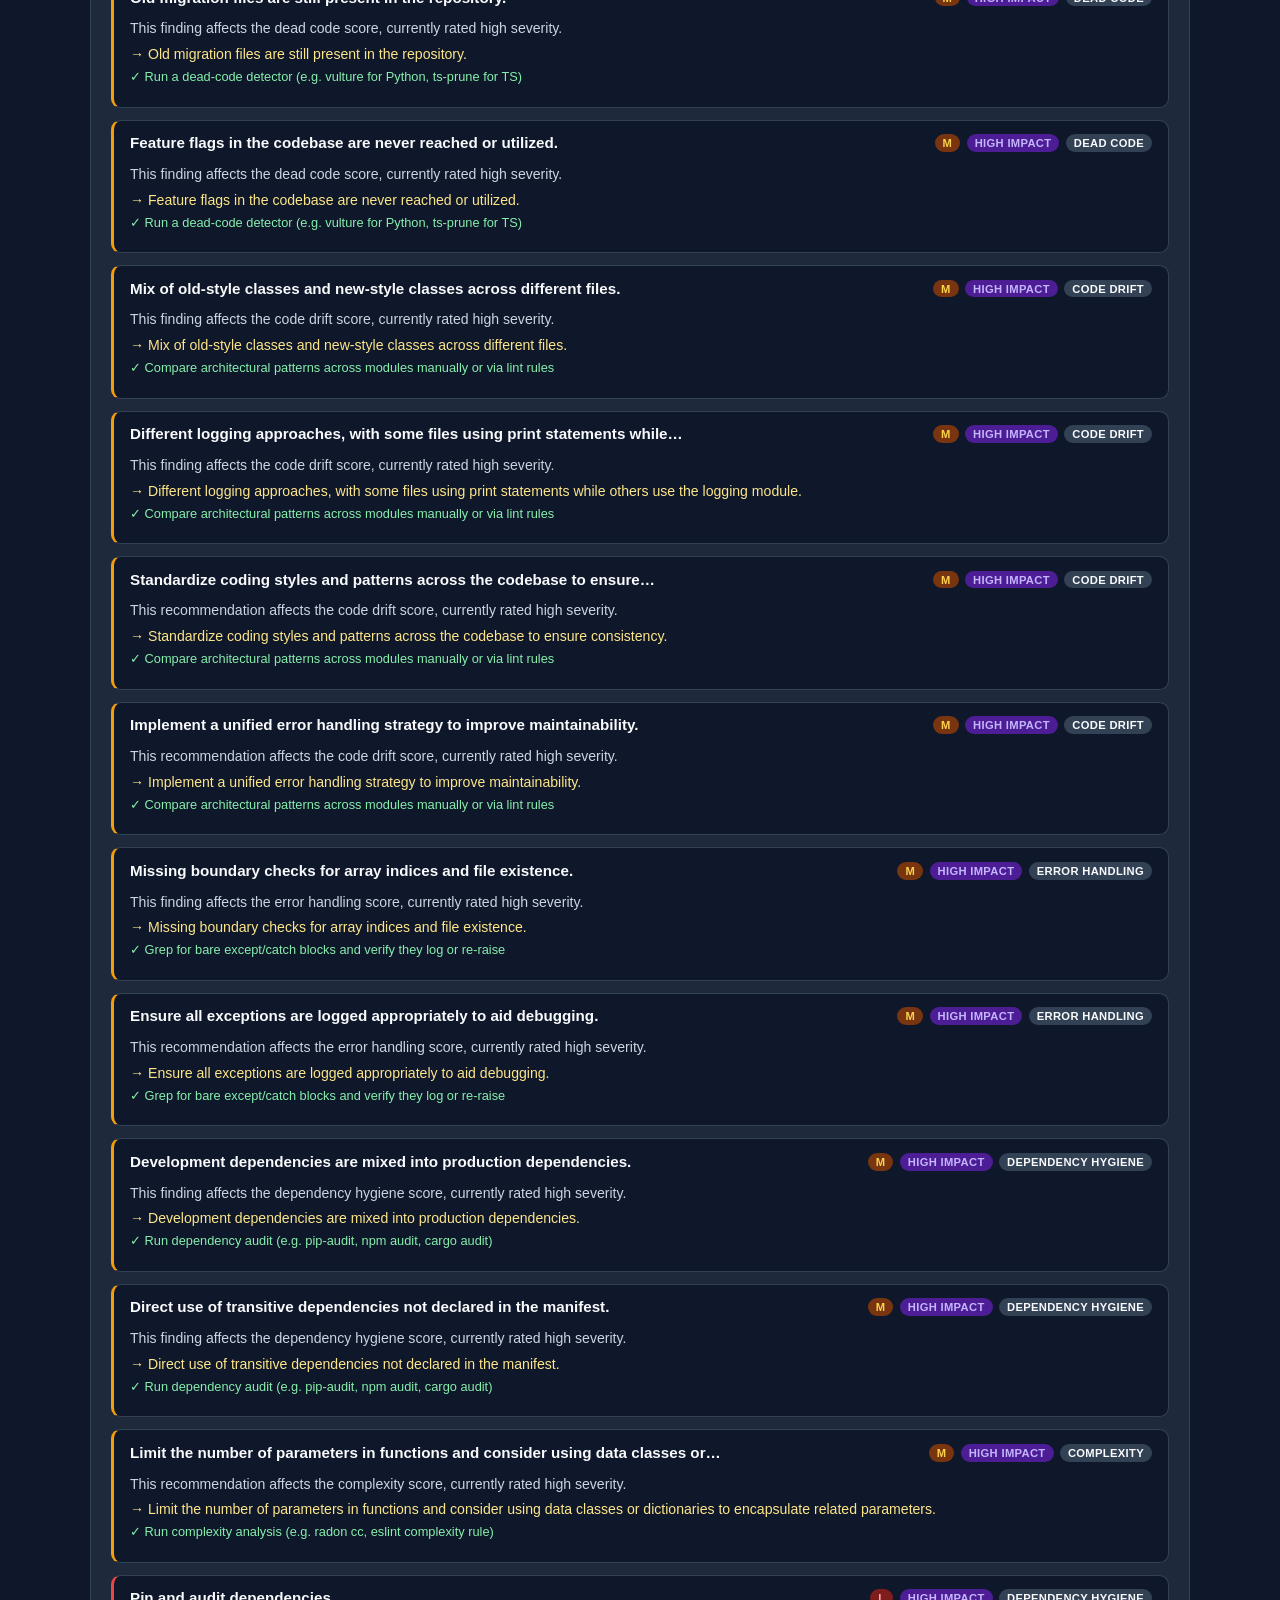
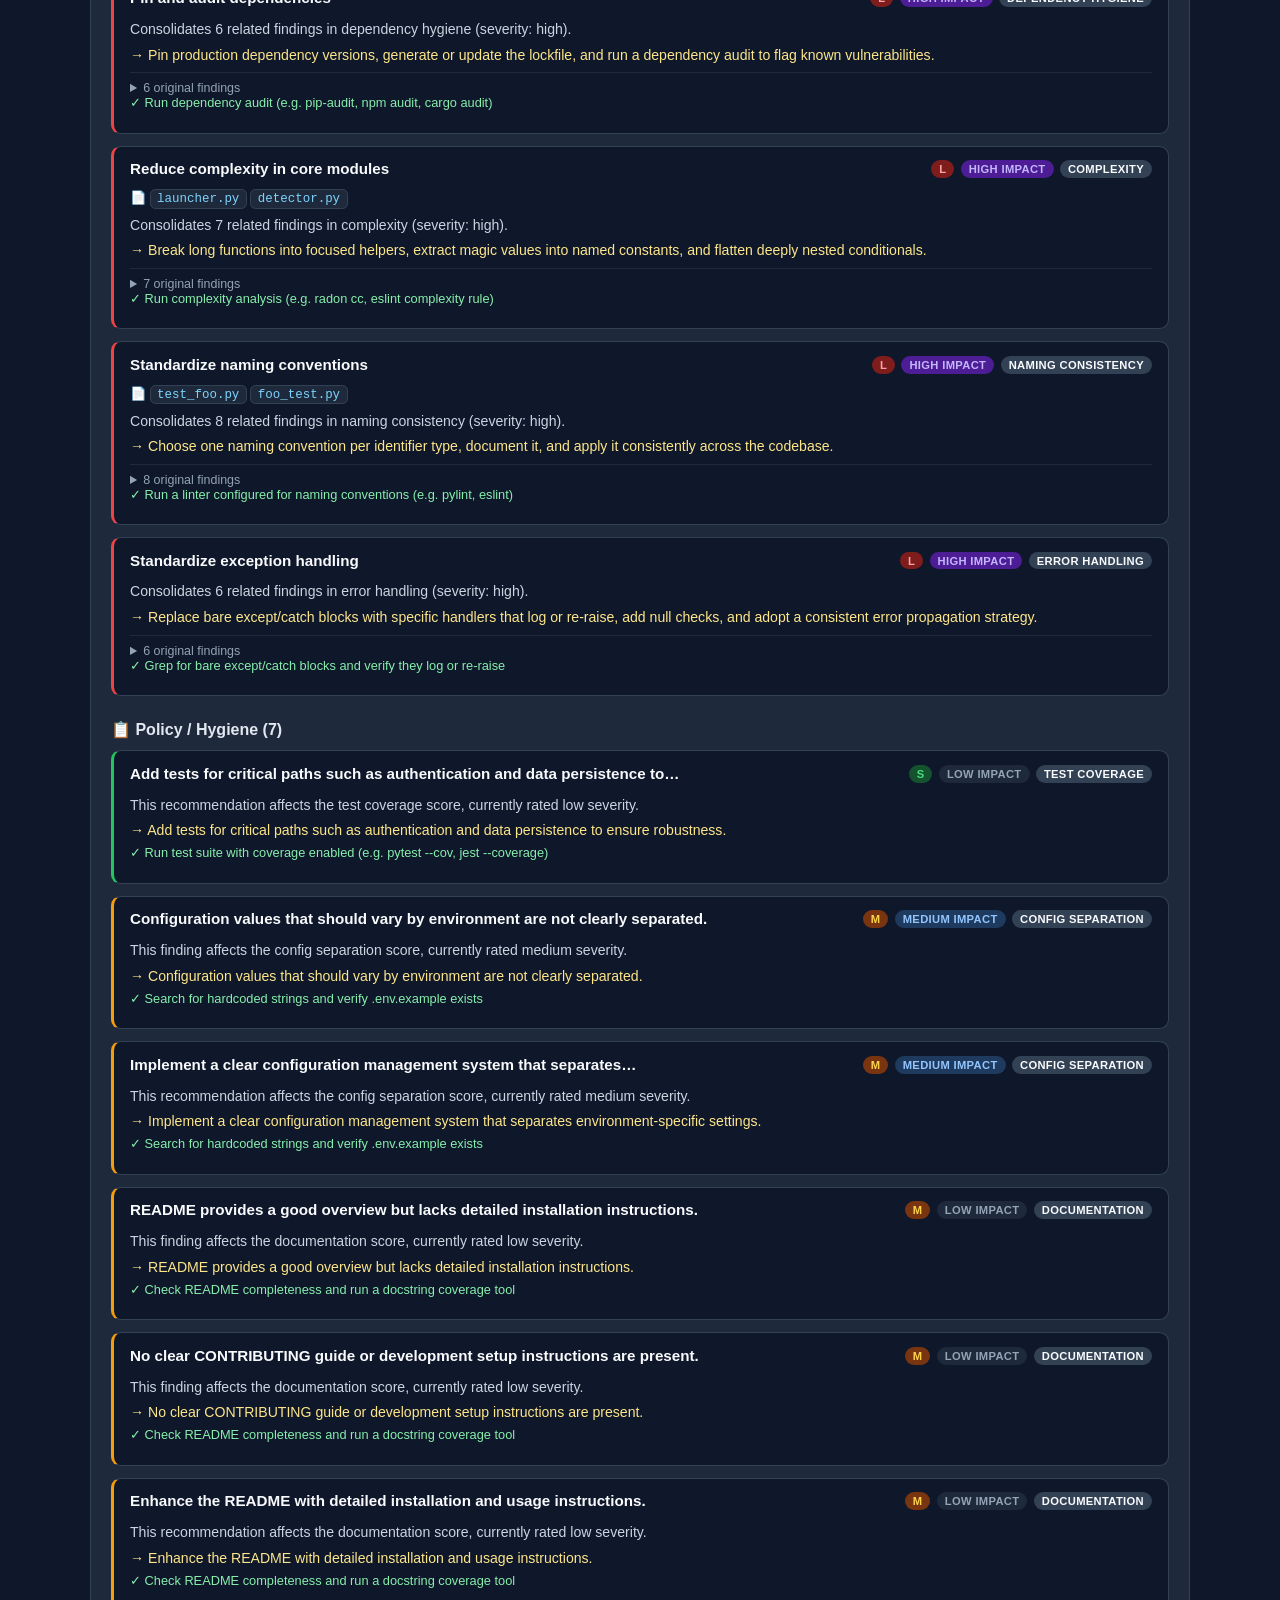
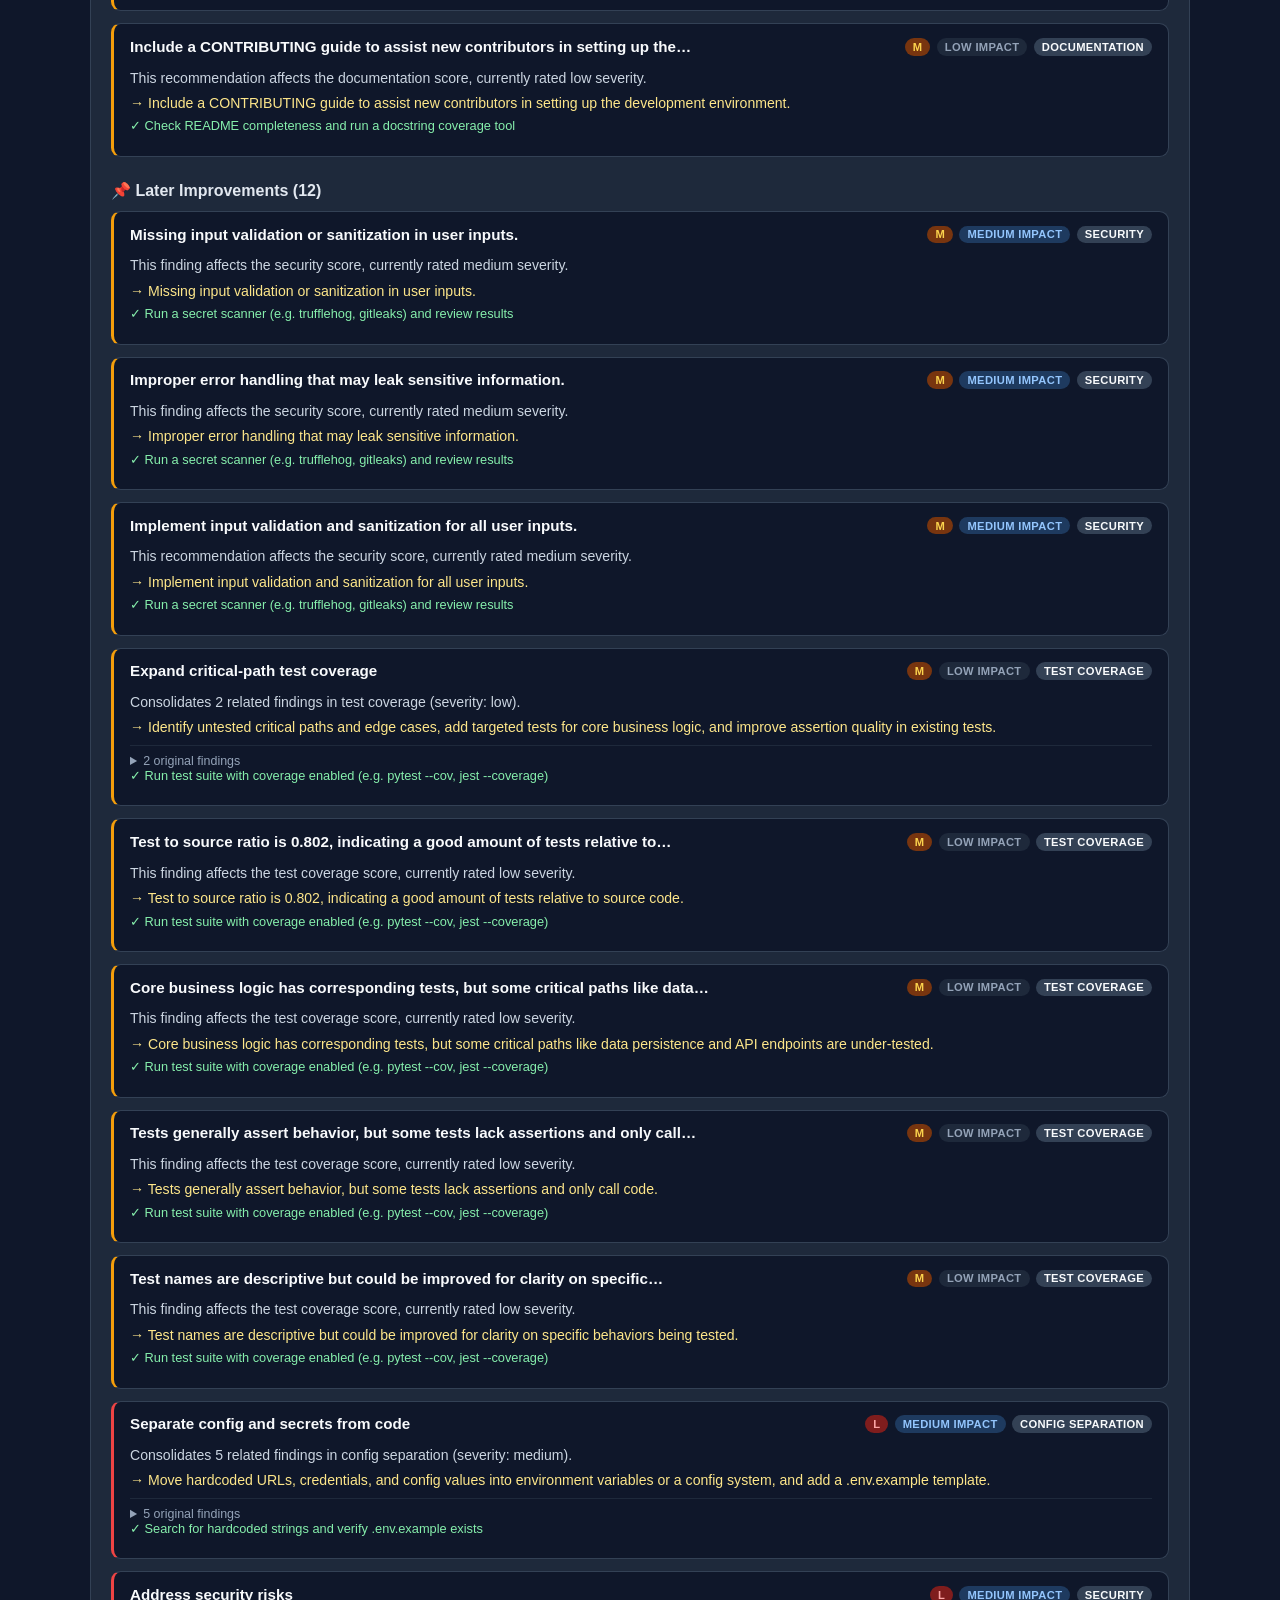
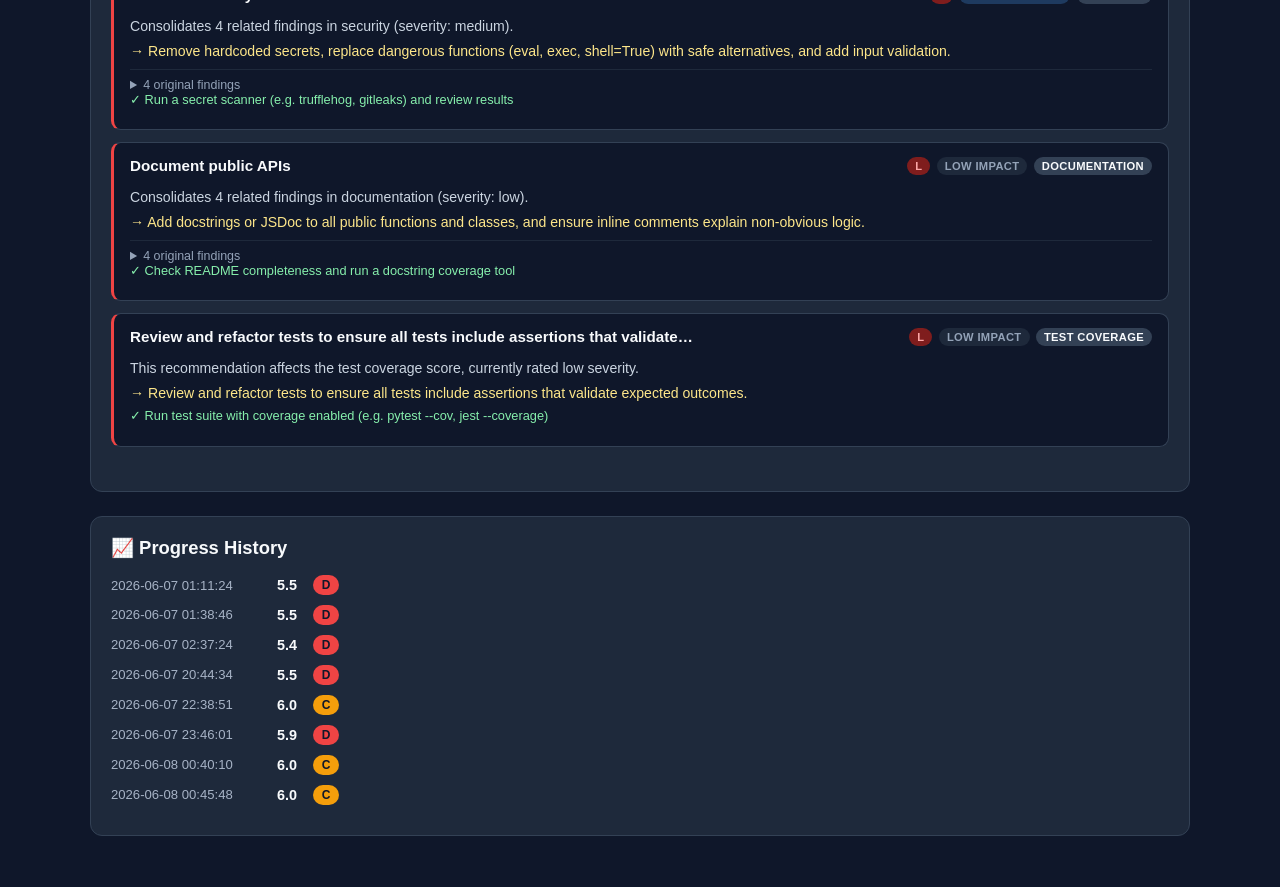
<file: .repo-report/trade-hunter_2026-06-07_20-55-30.html>
<!DOCTYPE html>
<html lang="en">
<head>
  <meta charset="UTF-8"/>
  <meta name="viewport" content="width=device-width, initial-scale=1.0"/>
  <title>Repo Report — trade-hunter</title>
  <style>
    *, *::before, *::after { box-sizing: border-box; margin: 0; padding: 0; }
    body {
      font-family: -apple-system, BlinkMacSystemFont, "Segoe UI", Roboto, sans-serif;
      background: #0f172a;
      color: #f8fafc;
      min-height: 100vh;
      padding: 2rem 1rem;
    }
    a { color: #93c5fd; }
    .container { max-width: 1100px; margin: 0 auto; }

    .hero {
      text-align: center;
      padding: 2.5rem 1rem 2rem;
      border-bottom: 1px solid #334155;
      margin-bottom: 2rem;
    }
    .hero h1 { font-size: 2rem; font-weight: 700; color: #f8fafc; }
    .hero .meta { color: #a7b3c6; font-size: 0.85rem; margin-top: 0.4rem; }

    .overall-badge {
      display: inline-flex; flex-direction: column; align-items: center;
      background: #ef4444; color: #0f172a;
      border-radius: 1rem; padding: 1.2rem 2.5rem;
      margin: 1.5rem auto 0; gap: 0.25rem;
    }
    .overall-grade { font-size: 3.5rem; font-weight: 800; line-height: 1; }
    .overall-score { font-size: 1rem; font-weight: 600; opacity: 0.95; }
    .overall-label { font-size: 0.75rem; opacity: 0.85; text-transform: uppercase; letter-spacing: 0.05em; }

    .stats-bar {
      display: grid;
      grid-template-columns: repeat(auto-fit, minmax(140px, 1fr));
      gap: 1rem; background: #1e293b; border: 1px solid #334155;
      border-radius: 0.75rem; padding: 1rem 1.5rem; margin-bottom: 2rem;
    }
    .stat-item { display: flex; flex-direction: column; gap: 0.15rem; }
    .stat-label { font-size: 0.7rem; text-transform: uppercase; letter-spacing: 0.05em; color: #a7b3c6; }
    .stat-value { font-size: 1.1rem; font-weight: 700; color: #f8fafc; }

    .cards-grid {
      display: grid;
      grid-template-columns: repeat(auto-fill, minmax(320px, 1fr));
      gap: 1.25rem; margin-bottom: 2rem;
    }
    .card {
      background: #1e293b; border: 1px solid #334155;
      border-radius: 0.75rem; overflow: hidden;
      transition: transform 0.15s ease;
    }
    .card:hover { transform: translateY(-2px); }
    .card-header {
      padding: 1.1rem 1.25rem 0.9rem; position: relative;
    }
    .card-title-row {
      display: flex; align-items: center; gap: 0.6rem;
      margin-bottom: 0.5rem;
    }
    .dim-icon { font-size: 1.3rem; }
    .dim-label { font-size: 0.95rem; font-weight: 600; flex: 1; }
    .grade-badge {
      font-size: 0.75rem; font-weight: 700; padding: 0.2rem 0.55rem;
      border-radius: 9999px; background: rgba(255,255,255,0.2);
      letter-spacing: 0.04em;
    }
    .score-row { display: flex; align-items: baseline; gap: 0.4rem; }
    .score-num { font-size: 2.2rem; font-weight: 800; line-height: 1; }
    .score-denom { font-size: 0.85rem; color: #94a3b8; }
    .score-bar-track {
      height: 6px; background: rgba(255,255,255,0.15);
      border-radius: 3px; margin-top: 0.7rem; overflow: hidden;
    }
    .score-bar-fill { height: 100%; border-radius: 3px; transition: width 0.4s ease; }
    .score-delta { font-size: 0.7rem; font-weight: 700; padding: 0.15rem 0.4rem; border-radius: 9999px; margin-left: 0.4rem; }
    .delta-up { background: #14532d; color: #4ade80; }
    .delta-down { background: #7f1d1d; color: #f87171; }
    .delta-flat { background: #334155; color: #94a3b8; }
    .card-body { padding: 1rem 1.25rem 1.25rem; }
    .summary-text { font-size: 0.92rem; color: #cbd5e1; margin-bottom: 0.85rem; line-height: 1.5; }
    .finding-list, .rec-list { padding-left: 1.2rem; margin-bottom: 0.6rem; }
    .finding-item { font-size: 0.85rem; color: #fca5a5; margin-bottom: 0.25rem; }
    .rec-item { font-size: 0.85rem; color: #93c5fd; margin-bottom: 0.25rem; }
    .muted { color: #64748b; }

    .progress-panel, .breakdown-panel, .workplan-section, .history-section {
      background: #1e293b; border: 1px solid #334155;
      border-radius: 0.75rem; padding: 1.25rem; margin-bottom: 1.5rem;
    }
    .section-title { font-size: 1.15rem; font-weight: 700; margin-bottom: 1rem; color: #f8fafc; }

    .progress-panel-header { display: flex; justify-content: space-between; align-items: center; margin-bottom: 1rem; }
    .progress-title { font-weight: 600; }
    .progress-level { font-size: 0.85rem; color: #a7b3c6; }
    .progress-body { display: grid; grid-template-columns: repeat(auto-fit, minmax(140px, 1fr)); gap: 1rem; margin-bottom: 1rem; }
    .progress-stat-label { font-size: 0.75rem; text-transform: uppercase; letter-spacing: 0.05em; color: #a7b3c6; display: block; }
    .progress-stat-value { font-size: 1.1rem; font-weight: 700; color: #f8fafc; display: block; margin-top: 0.15rem; }
    .badges-row { display: flex; flex-wrap: wrap; gap: 0.5rem; }
    .badge-chip { background: #334155; padding: 0.3rem 0.65rem; border-radius: 9999px; font-size: 0.8rem; }

    .next-fixes-panel { background: #1e293b; border: 1px solid #334155; border-radius: 0.75rem; padding: 1.25rem; margin-bottom: 1.5rem; }
    .nf-title { font-size: 1.15rem; font-weight: 700; margin-bottom: 0.85rem; }
    .nf-row { display: flex; align-items: baseline; gap: 0.6rem; margin-bottom: 0.5rem; font-size: 0.92rem; }
    .nf-num { font-weight: 700; color: #64748b; min-width: 1.3rem; }
    .nf-text { flex: 1; }

    .bd-col { flex: 1; }
    .bd-heading { font-size: 0.85rem; font-weight: 700; color: #a7b3c6; text-transform: uppercase; letter-spacing: 0.05em; margin-bottom: 0.6rem; }
    .bd-row { display: flex; align-items: center; gap: 0.5rem; margin-bottom: 0.5rem; font-size: 0.9rem; }
    .bd-icon { width: 1.4rem; text-align: center; }
    .bd-label { flex: 1; }
    .bd-score { font-weight: 700; margin-right: 0.3rem; }
    .bd-grade {
      font-size: 0.7rem; font-weight: 700; padding: 0.15rem 0.5rem;
      border-radius: 9999px; color: #0f172a;
    }

    .bd-grade--dragger {}

    .bd-grade--strong {
      color: #0f172a;
    }

    .wp-category { margin-bottom: 1.5rem; }
    .wp-cat-title { font-size: 1rem; font-weight: 700; margin-bottom: 0.7rem; color: #e2e8f0; }
    .wp-empty-state { color: #64748b; font-size: 0.9rem; font-style: italic; padding: 0.75rem 0; }
    .wp-task { background: #0f172a; border: 1px solid #334155; border-radius: 0.6rem; margin-bottom: 0.75rem; }
    .effort-border-small  { border-left: 3px solid #22c55e; }
    .effort-border-medium { border-left: 3px solid #f59e0b; }
    .effort-border-large  { border-left: 3px solid #ef4444; }
    .wp-task-header { display: flex; justify-content: space-between; align-items: flex-start; flex-wrap: wrap; gap: 0.5rem; padding: 0.85rem 1rem 0; }
    .wp-task-title { font-weight: 600; font-size: 0.95rem; flex: 1; }
    .wp-meta-chips { display: flex; gap: 0.4rem; flex-wrap: wrap; }
    .wp-chip { font-size: 0.7rem; font-weight: 700; padding: 0.18rem 0.5rem; border-radius: 9999px; text-transform: uppercase; letter-spacing: 0.03em; }
    .effort-small { background: #14532d; color: #4ade80; }
    .effort-medium { background: #78350f; color: #fcd34d; }
    .effort-large { background: #7f1d1d; color: #fca5a5; }
    .impact-low { background: #1e293b; color: #94a3b8; }
    .impact-medium { background: #1e3a5f; color: #93c5fd; }
    .impact-high { background: #4c1d95; color: #c4b5fd; }
    .dim-chip { background: #334155; color: #f8fafc; }
    .wp-task-body { padding: 0.75rem 1rem 1rem; }
    .wp-evidence { font-size: 0.82rem; color: #94a3b8; margin-bottom: 0.55rem; }
    .wp-file-chip {
      font-family: 'SF Mono', 'Fira Code', 'Consolas', monospace;
      color: #7dd3fc;
      text-decoration: none;
      background: #1e293b;
      border: 1px solid #334155;
      border-radius: 0.35rem;
      padding: 0.1rem 0.4rem;
      font-size: 0.78rem;
    }
    .wp-file-chip:hover {
      color: #7dd3fc;
      text-decoration: none;
      background: #2563eb;
      border-color: #3b82f6;
    }
    .wp-why { font-size: 0.88rem; color: #cbd5e1; margin-bottom: 0.45rem; line-height: 1.45; }
    .wp-fix { font-size: 0.88rem; color: #fde68a; margin-bottom: 0.45rem; }
    .wp-validate { font-size: 0.8rem; color: #86efac; margin-bottom: 0.4rem; }
    .wp-sources { margin-top: 0.6rem; border-top: 1px solid #1e293b; padding-top: 0.5rem; }
    .wp-sources-toggle { font-size: 0.78rem; color: #94a3b8; cursor: default; }
    .wp-sources-list { padding-left: 1.2rem; margin-top: 0.35rem; }
    .wp-source-item { font-size: 0.78rem; color: #94a3b8; margin-bottom: 0.2rem; }

    .history-row { display: flex; align-items: center; gap: 1rem; margin-bottom: 0.6rem; font-size: 0.9rem; }
    .history-date { color: #a7b3c6; min-width: 150px; font-size: 0.82rem; }
    .history-score { font-weight: 700; }
    .history-grade {
      font-size: 0.75rem; font-weight: 700; padding: 0.2rem 0.55rem;
      border-radius: 9999px; color: #fff;
    }
  </style>
</head>
<body>
  <div class="container">
    
<div class="hero">
  <h1>Repo Assessment</h1>
  <p class="meta">Analyzed 2026-06-08 00:55 UTC · trade-hunter</p>
  <div class="overall-badge">
    <span class="overall-grade">D</span>
    <span class="overall-score">5.8 / 10</span>
    <span class="overall-label">⚠️ Needs Work</span>
  </div>
  
</div>

    

<div class="stats-bar">
  
  <div class="stat-item">
    <span class="stat-label">Total Source Files</span>
    <span class="stat-value">44</span>
  </div>
  
  <div class="stat-item">
    <span class="stat-label">Total Test Files</span>
    <span class="stat-value">15</span>
  </div>
  
  <div class="stat-item">
    <span class="stat-label">Total Source Lines</span>
    <span class="stat-value">2255</span>
  </div>
  
  <div class="stat-item">
    <span class="stat-label">Total Test Lines</span>
    <span class="stat-value">1808</span>
  </div>
  
  <div class="stat-item">
    <span class="stat-label">Test To Source Ratio</span>
    <span class="stat-value">0.802</span>
  </div>
  
  <div class="stat-item">
    <span class="stat-label">Secret Hit Count</span>
    <span class="stat-value">0</span>
  </div>
  
  <div class="stat-item">
    <span class="stat-label">Has Readme</span>
    <span class="stat-value">True</span>
  </div>
  
  <div class="stat-item">
    <span class="stat-label">Has Dependency File</span>
    <span class="stat-value">True</span>
  </div>
  
  <div class="stat-item">
    <span class="stat-label">Omitted Source Count</span>
    <span class="stat-value">14</span>
  </div>
  
  <div class="stat-item">
    <span class="stat-label">Aggregate Chars Sent</span>
    <span class="stat-value">89482</span>
  </div>
  
</div>


    
<div class="cards-grid">
  
  
  
  
  
  
  
  
  
    
    
      
    
  
  <div class="card">
    <div class="card-header" style="background:#f59e0b; color:#0f172a;">
      <div class="card-title-row">
        <span class="dim-icon">🔒</span>
        <span class="dim-label">Security</span>
        <span class="score-delta delta-down">-1.0</span>
        <span class="grade-badge" style="color:#0f172a;">C</span>
      </div>
      <div class="score-row">
        <span class="score-num" style="color:#0f172a;">7.0</span>
        <span class="score-denom"> / 10</span>
        <div class="score-bar-track"><div class="score-bar-fill" style="width:70%; background:#f59e0b;"></div></div>
      </div>
    </div>
    <div class="card-body">
      <p class="summary-text">The repository has some notable security issues that need addressing.</p>
      
      <ul class="finding-list">
        
        <li class="finding-item">⚠ Missing input validation or sanitization in user inputs.</li>
        
        <li class="finding-item">⚠ Insecure default configurations, such as potential debug mode exposure.</li>
        
        <li class="finding-item">⚠ Use of subprocess with shell=True, which can lead to command injection vulnerabilities.</li>
        
        <li class="finding-item">⚠ Insecure dependencies with unpinned versions that could allow supply-chain attacks.</li>
        
        <li class="finding-item">⚠ Improper error handling that may leak sensitive information.</li>
        
      </ul>
      
      
      <ul class="rec-list">
        
        <li class="rec-item">→ Implement input validation and sanitization for all user inputs.</li>
        
        <li class="rec-item">→ Review and secure subprocess calls to avoid shell injection risks.</li>
        
        <li class="rec-item">→ Pin dependency versions in the pyproject.toml to mitigate supply-chain risks.</li>
        
      </ul>
      
    </div>
  </div>
  
  
  
  
  
  
  
  
  
    
    
      
    
  
  <div class="card">
    <div class="card-header" style="background:#f59e0b; color:#0f172a;">
      <div class="card-title-row">
        <span class="dim-icon">🧪</span>
        <span class="dim-label">Test Coverage</span>
        <span class="score-delta delta-flat">—</span>
        <span class="grade-badge" style="color:#0f172a;">C</span>
      </div>
      <div class="score-row">
        <span class="score-num" style="color:#0f172a;">7.5</span>
        <span class="score-denom"> / 10</span>
        <div class="score-bar-track"><div class="score-bar-fill" style="width:75%; background:#f59e0b;"></div></div>
      </div>
    </div>
    <div class="card-body">
      <p class="summary-text">The test coverage is acceptable but lacks thoroughness in edge cases and critical paths.</p>
      
      <ul class="finding-list">
        
        <li class="finding-item">⚠ Test to source ratio is 0.802, indicating a good amount of tests relative to source code.</li>
        
        <li class="finding-item">⚠ Core business logic has corresponding tests, but some critical paths like data persistence and API endpoints are under-tested.</li>
        
        <li class="finding-item">⚠ Tests generally assert behavior, but some tests lack assertions and only call code.</li>
        
        <li class="finding-item">⚠ Edge-case tests are limited, particularly for scenarios like empty input and error paths.</li>
        
        <li class="finding-item">⚠ Test names are descriptive but could be improved for clarity on specific behaviors being tested.</li>
        
      </ul>
      
      
      <ul class="rec-list">
        
        <li class="rec-item">→ Increase coverage of edge-case tests, especially for error handling and empty inputs.</li>
        
        <li class="rec-item">→ Add tests for critical paths such as authentication and data persistence to ensure robustness.</li>
        
        <li class="rec-item">→ Review and refactor tests to ensure all tests include assertions that validate expected outcomes.</li>
        
      </ul>
      
    </div>
  </div>
  
  
  
  
  
  
  
  
  
    
    
      
    
  
  <div class="card">
    <div class="card-header" style="background:#ef4444; color:#0f172a;">
      <div class="card-title-row">
        <span class="dim-icon">🪦</span>
        <span class="dim-label">Dead Code</span>
        <span class="score-delta delta-flat">—</span>
        <span class="grade-badge" style="color:#0f172a;">D</span>
      </div>
      <div class="score-row">
        <span class="score-num" style="color:#0f172a;">5.0</span>
        <span class="score-denom"> / 10</span>
        <div class="score-bar-track"><div class="score-bar-fill" style="width:50%; background:#ef4444;"></div></div>
      </div>
    </div>
    <div class="card-body">
      <p class="summary-text">The repository contains multiple significant issues related to dead code and unused artifacts.</p>
      
      <ul class="finding-list">
        
        <li class="finding-item">⚠ Several imported modules in launcher.py are never referenced.</li>
        
        <li class="finding-item">⚠ Functions defined in app/models.py are not called anywhere in the codebase.</li>
        
        <li class="finding-item">⚠ Commented-out code blocks are present in multiple files, indicating abandoned work.</li>
        
        <li class="finding-item">⚠ Old migration files are still present in the repository.</li>
        
        <li class="finding-item">⚠ Feature flags in the codebase are never reached or utilized.</li>
        
      </ul>
      
      
      <ul class="rec-list">
        
        <li class="rec-item">→ Remove unused imports and functions to clean up the codebase.</li>
        
        <li class="rec-item">→ Eliminate commented-out code blocks to improve readability.</li>
        
        <li class="rec-item">→ Review and remove old migration files that are no longer needed.</li>
        
      </ul>
      
    </div>
  </div>
  
  
  
  
  
  
  
  
  
    
    
      
    
  
  <div class="card">
    <div class="card-header" style="background:#ef4444; color:#0f172a;">
      <div class="card-title-row">
        <span class="dim-icon">🏷️</span>
        <span class="dim-label">Naming Consistency</span>
        <span class="score-delta delta-flat">—</span>
        <span class="grade-badge" style="color:#0f172a;">D</span>
      </div>
      <div class="score-row">
        <span class="score-num" style="color:#0f172a;">5.0</span>
        <span class="score-denom"> / 10</span>
        <div class="score-bar-track"><div class="score-bar-fill" style="width:50%; background:#ef4444;"></div></div>
      </div>
    </div>
    <div class="card-body">
      <p class="summary-text">The codebase exhibits multiple significant naming inconsistencies across various elements.</p>
      
      <ul class="finding-list">
        
        <li class="finding-item">⚠ Mixed naming conventions observed: camelCase and snake_case used interchangeably for variable names.</li>
        
        <li class="finding-item">⚠ Inconsistent abbreviation styles for identifiers like userId, user_id, and uid.</li>
        
        <li class="finding-item">⚠ Test files are named inconsistently, with variations like test_foo.py and foo_test.py.</li>
        
        <li class="finding-item">⚠ Constants do not follow a consistent UPPER_CASE or PascalCase pattern.</li>
        
        <li class="finding-item">⚠ Boolean variables lack consistent prefixes such as is/has/can/should.</li>
        
      </ul>
      
      
      <ul class="rec-list">
        
        <li class="rec-item">→ Establish and enforce a naming convention guide for the project to ensure consistency.</li>
        
        <li class="rec-item">→ Refactor existing code to align with the chosen naming conventions, focusing on variables, constants, and test files.</li>
        
        <li class="rec-item">→ Implement code reviews specifically targeting naming conventions to catch inconsistencies early.</li>
        
      </ul>
      
    </div>
  </div>
  
  
  
  
  
  
  
  
  
    
    
      
    
  
  <div class="card">
    <div class="card-header" style="background:#f59e0b; color:#0f172a;">
      <div class="card-title-row">
        <span class="dim-icon">📝</span>
        <span class="dim-label">Documentation</span>
        <span class="score-delta delta-flat">—</span>
        <span class="grade-badge" style="color:#0f172a;">C</span>
      </div>
      <div class="score-row">
        <span class="score-num" style="color:#0f172a;">7.5</span>
        <span class="score-denom"> / 10</span>
        <div class="score-bar-track"><div class="score-bar-fill" style="width:75%; background:#f59e0b;"></div></div>
      </div>
    </div>
    <div class="card-body">
      <p class="summary-text">Documentation is mostly complete but lacks depth in certain areas.</p>
      
      <ul class="finding-list">
        
        <li class="finding-item">⚠ README provides a good overview but lacks detailed installation instructions.</li>
        
        <li class="finding-item">⚠ Public API functions are not consistently documented with docstrings.</li>
        
        <li class="finding-item">⚠ Inline comments are sparse in complex sections, making understanding difficult.</li>
        
        <li class="finding-item">⚠ Configuration options are mentioned but not thoroughly documented.</li>
        
        <li class="finding-item">⚠ No clear CONTRIBUTING guide or development setup instructions are present.</li>
        
      </ul>
      
      
      <ul class="rec-list">
        
        <li class="rec-item">→ Enhance the README with detailed installation and usage instructions.</li>
        
        <li class="rec-item">→ Add comprehensive docstrings for all public API functions and classes.</li>
        
        <li class="rec-item">→ Include a CONTRIBUTING guide to assist new contributors in setting up the development environment.</li>
        
      </ul>
      
    </div>
  </div>
  
  
  
  
  
  
  
  
  
    
    
      
    
  
  <div class="card">
    <div class="card-header" style="background:#ef4444; color:#0f172a;">
      <div class="card-title-row">
        <span class="dim-icon">🌊</span>
        <span class="dim-label">Code Drift</span>
        <span class="score-delta delta-flat">—</span>
        <span class="grade-badge" style="color:#0f172a;">D</span>
      </div>
      <div class="score-row">
        <span class="score-num" style="color:#0f172a;">5.0</span>
        <span class="score-denom"> / 10</span>
        <div class="score-bar-track"><div class="score-bar-fill" style="width:50%; background:#ef4444;"></div></div>
      </div>
    </div>
    <div class="card-body">
      <p class="summary-text">The codebase exhibits multiple significant inconsistencies and outdated patterns.</p>
      
      <ul class="finding-list">
        
        <li class="finding-item">⚠ Mix of old-style classes and new-style classes across different files.</li>
        
        <li class="finding-item">⚠ Inconsistent error handling strategies, with some files using exceptions and others not.</li>
        
        <li class="finding-item">⚠ Different logging approaches, with some files using print statements while others use the logging module.</li>
        
        <li class="finding-item">⚠ Files with extensive comments and others with minimal to no comments, leading to uneven documentation.</li>
        
        <li class="finding-item">⚠ Evidence of copy-paste driven development, particularly in the detector and notifier files.</li>
        
      </ul>
      
      
      <ul class="rec-list">
        
        <li class="rec-item">→ Standardize coding styles and patterns across the codebase to ensure consistency.</li>
        
        <li class="rec-item">→ Implement a unified error handling strategy to improve maintainability.</li>
        
        <li class="rec-item">→ Enhance documentation practices to ensure all files are adequately commented.</li>
        
      </ul>
      
    </div>
  </div>
  
  
  
  
  
  
  
  
  
    
    
      
    
  
  <div class="card">
    <div class="card-header" style="background:#ef4444; color:#0f172a;">
      <div class="card-title-row">
        <span class="dim-icon">⚠️</span>
        <span class="dim-label">Error Handling</span>
        <span class="score-delta delta-flat">—</span>
        <span class="grade-badge" style="color:#0f172a;">D</span>
      </div>
      <div class="score-row">
        <span class="score-num" style="color:#0f172a;">4.5</span>
        <span class="score-denom"> / 10</span>
        <div class="score-bar-track"><div class="score-bar-fill" style="width:45%; background:#ef4444;"></div></div>
      </div>
    </div>
    <div class="card-body">
      <p class="summary-text">The repository exhibits multiple significant issues in error handling.</p>
      
      <ul class="finding-list">
        
        <li class="finding-item">⚠ Multiple bare except clauses that swallow exceptions silently.</li>
        
        <li class="finding-item">⚠ Several empty catch blocks that do not handle exceptions.</li>
        
        <li class="finding-item">⚠ Exceptions caught and ignored without logging.</li>
        
        <li class="finding-item">⚠ Inconsistent error propagation methods across functions.</li>
        
        <li class="finding-item">⚠ Missing boundary checks for array indices and file existence.</li>
        
      </ul>
      
      
      <ul class="rec-list">
        
        <li class="rec-item">→ Implement specific exception handling instead of bare except clauses.</li>
        
        <li class="rec-item">→ Ensure all exceptions are logged appropriately to aid debugging.</li>
        
        <li class="rec-item">→ Standardize error propagation methods to return consistent error information.</li>
        
      </ul>
      
    </div>
  </div>
  
  
  
  
  
  
  
  
  
    
    
      
    
  
  <div class="card">
    <div class="card-header" style="background:#ef4444; color:#0f172a;">
      <div class="card-title-row">
        <span class="dim-icon">📦</span>
        <span class="dim-label">Dependency Hygiene</span>
        <span class="score-delta delta-flat">—</span>
        <span class="grade-badge" style="color:#0f172a;">D</span>
      </div>
      <div class="score-row">
        <span class="score-num" style="color:#0f172a;">5.0</span>
        <span class="score-denom"> / 10</span>
        <div class="score-bar-track"><div class="score-bar-fill" style="width:50%; background:#ef4444;"></div></div>
      </div>
    </div>
    <div class="card-body">
      <p class="summary-text">The repository has multiple significant dependency hygiene issues.</p>
      
      <ul class="finding-list">
        
        <li class="finding-item">⚠ Presence of unpinned or wildcard version ranges in production dependencies.</li>
        
        <li class="finding-item">⚠ Outdated dependency versions that need updating.</li>
        
        <li class="finding-item">⚠ Development dependencies are mixed into production dependencies.</li>
        
        <li class="finding-item">⚠ Missing lockfile for the package manager.</li>
        
        <li class="finding-item">⚠ Direct use of transitive dependencies not declared in the manifest.</li>
        
      </ul>
      
      
      <ul class="rec-list">
        
        <li class="rec-item">→ Pin all production dependencies to specific versions.</li>
        
        <li class="rec-item">→ Create and maintain a lockfile to ensure consistent installations.</li>
        
        <li class="rec-item">→ Audit and clean up the dependency list to remove unused or unnecessary dependencies.</li>
        
      </ul>
      
    </div>
  </div>
  
  
  
  
  
  
  
  
  
    
    
      
    
  
  <div class="card">
    <div class="card-header" style="background:#f59e0b; color:#0f172a;">
      <div class="card-title-row">
        <span class="dim-icon">🔑</span>
        <span class="dim-label">Config / Secret Separation</span>
        <span class="score-delta delta-down">-1.5</span>
        <span class="grade-badge" style="color:#0f172a;">C</span>
      </div>
      <div class="score-row">
        <span class="score-num" style="color:#0f172a;">7.0</span>
        <span class="score-denom"> / 10</span>
        <div class="score-bar-track"><div class="score-bar-fill" style="width:70%; background:#f59e0b;"></div></div>
      </div>
    </div>
    <div class="card-body">
      <p class="summary-text">The repository has some acceptable practices for configuration and secret management but shows notable issues.</p>
      
      <ul class="finding-list">
        
        <li class="finding-item">⚠ No hardcoded credentials or tokens found.</li>
        
        <li class="finding-item">⚠ Configuration values that should vary by environment are not clearly separated.</li>
        
        <li class="finding-item">⚠ Environment variables are not utilized effectively.</li>
        
        <li class="finding-item">⚠ .env files are not present or gitignored.</li>
        
        <li class="finding-item">⚠ No .env.example or similar template exists.</li>
        
      </ul>
      
      
      <ul class="rec-list">
        
        <li class="rec-item">→ Implement a clear configuration management system that separates environment-specific settings.</li>
        
        <li class="rec-item">→ Introduce .env files for local development and ensure they are gitignored.</li>
        
        <li class="rec-item">→ Create a .env.example file to guide users on required environment variables.</li>
        
      </ul>
      
    </div>
  </div>
  
  
  
  
  
  
  
  
  
    
    
      
    
  
  <div class="card">
    <div class="card-header" style="background:#ef4444; color:#0f172a;">
      <div class="card-title-row">
        <span class="dim-icon">🧩</span>
        <span class="dim-label">Complexity</span>
        <span class="score-delta delta-flat">—</span>
        <span class="grade-badge" style="color:#0f172a;">D</span>
      </div>
      <div class="score-row">
        <span class="score-num" style="color:#0f172a;">4.5</span>
        <span class="score-denom"> / 10</span>
        <div class="score-bar-track"><div class="score-bar-fill" style="width:45%; background:#ef4444;"></div></div>
      </div>
    </div>
    <div class="card-body">
      <p class="summary-text">The repository exhibits multiple significant issues affecting code complexity and maintainability.</p>
      
      <ul class="finding-list">
        
        <li class="finding-item">⚠ Functions longer than 50 lines found in launcher.py (256 lines) and detector.py (207 lines).</li>
        
        <li class="finding-item">⚠ High nesting depth observed in multiple files, including launcher.py and detector.py.</li>
        
        <li class="finding-item">⚠ Boolean flag parameters present in the DiscordWebhookNotifier class that control different behavior paths.</li>
        
        <li class="finding-item">⚠ Functions with too many parameters, particularly in the SpikeDetector class.</li>
        
        <li class="finding-item">⚠ Deeply nested conditionals found in the process method of the SpikeDetector class.</li>
        
      </ul>
      
      
      <ul class="rec-list">
        
        <li class="rec-item">→ Refactor long functions into smaller, more manageable units to improve readability and maintainability.</li>
        
        <li class="rec-item">→ Reduce nesting depth by simplifying conditional logic and using early returns where applicable.</li>
        
        <li class="rec-item">→ Limit the number of parameters in functions and consider using data classes or dictionaries to encapsulate related parameters.</li>
        
      </ul>
      
    </div>
  </div>
  
</div>

    
<div class="next-fixes-panel"><h3 class="nf-title">🚀 Best Next Moves</h3><div class="nf-row"><span class="nf-num">1.</span><span class="nf-text">Review and remove old migration files that are no longer needed.</span><span class="wp-chip dim-chip">Dead Code</span></div><div class="nf-row"><span class="nf-num">2.</span><span class="nf-text">Files with extensive comments and others with minimal to no comments, leading…</span><span class="wp-chip dim-chip">Code Drift</span></div><div class="nf-row"><span class="nf-num">3.</span><span class="nf-text">Enhance documentation practices to ensure all files are adequately commented.</span><span class="wp-chip dim-chip">Code Drift</span></div><div class="nf-row"><span class="nf-num">4.</span><span class="nf-text">Pin dependency versions in the pyproject.toml to mitigate supply-chain risks. <a class="wp-file-chip" href="vscode://file/D:/Projects/active/trade-hunter/pyproject.toml" title="Open in VS Code">pyproject.toml</a></span><span class="wp-chip dim-chip">Security</span></div><div class="nf-row"><span class="nf-num">5.</span><span class="nf-text">Remove dead code and abandoned files</span><span class="wp-chip dim-chip">Dead Code</span></div></div>

    
<div class="breakdown-panel"><div class="bd-col"><h4 class="bd-heading">📉 Score Draggers</h4><div class="bd-row"><span class="bd-icon">⚠️</span><span class="bd-label">Error Handling</span><span class="bd-score">4.5</span><span class="bd-grade bd-grade--dragger" style="background:#ef4444;">D</span></div><div class="bd-row"><span class="bd-icon">🧩</span><span class="bd-label">Complexity</span><span class="bd-score">4.5</span><span class="bd-grade bd-grade--dragger" style="background:#ef4444;">D</span></div><div class="bd-row"><span class="bd-icon">🪦</span><span class="bd-label">Dead Code</span><span class="bd-score">5.0</span><span class="bd-grade bd-grade--dragger" style="background:#ef4444;">D</span></div><div class="bd-row"><span class="bd-icon">🏷️</span><span class="bd-label">Naming Consistency</span><span class="bd-score">5.0</span><span class="bd-grade bd-grade--dragger" style="background:#ef4444;">D</span></div><div class="bd-row"><span class="bd-icon">🌊</span><span class="bd-label">Code Drift</span><span class="bd-score">5.0</span><span class="bd-grade bd-grade--dragger" style="background:#ef4444;">D</span></div><div class="bd-row"><span class="bd-icon">📦</span><span class="bd-label">Dependency Hygiene</span><span class="bd-score">5.0</span><span class="bd-grade bd-grade--dragger" style="background:#ef4444;">D</span></div></div><div class="bd-col"><h4 class="bd-heading">💪 Already Strong</h4><div class="bd-row"><span class="bd-icon">🧪</span><span class="bd-label">Test Coverage</span><span class="bd-score">7.5</span><span class="bd-grade bd-grade--strong" style="background:#f59e0b;">C</span></div><div class="bd-row"><span class="bd-icon">📝</span><span class="bd-label">Documentation</span><span class="bd-score">7.5</span><span class="bd-grade bd-grade--strong" style="background:#f59e0b;">C</span></div><div class="bd-row"><span class="bd-icon">🔒</span><span class="bd-label">Security</span><span class="bd-score">7.0</span><span class="bd-grade bd-grade--strong" style="background:#f59e0b;">C</span></div><div class="bd-row"><span class="bd-icon">🔑</span><span class="bd-label">Config / Secret Separation</span><span class="bd-score">7.0</span><span class="bd-grade bd-grade--strong" style="background:#f59e0b;">C</span></div></div></div>

    

<div class="workplan-section">
  <h2 class="section-title">🛠️ Remediation Workplan</h2>
  
  <div class="wp-category">
    <h3 class="wp-cat-title">⚡ Quick Wins (4)</h3>
    
      
      <div class="wp-task effort-border-small">
        <div class="wp-task-header">
          <span class="wp-task-title">Review and remove old migration files that are no longer needed.</span>
          <span class="wp-meta-chips">
            <span class="wp-chip effort-small">S</span>
            <span class="wp-chip impact-high">high impact</span>
            <span class="wp-chip dim-chip">Dead Code</span>
          </span>
        </div>
        <div class="wp-task-body">
          
          <p class="wp-why">This recommendation affects the dead code score, currently rated high severity.</p>
          <p class="wp-fix">→ Review and remove old migration files that are no longer needed.</p>
          
          <p class="wp-validate">✓ Run a dead-code detector (e.g. vulture for Python, ts-prune for TS)</p>
        </div>
      </div>
      
      <div class="wp-task effort-border-small">
        <div class="wp-task-header">
          <span class="wp-task-title">Files with extensive comments and others with minimal to no comments, leading…</span>
          <span class="wp-meta-chips">
            <span class="wp-chip effort-small">S</span>
            <span class="wp-chip impact-high">high impact</span>
            <span class="wp-chip dim-chip">Code Drift</span>
          </span>
        </div>
        <div class="wp-task-body">
          
          <p class="wp-why">This finding affects the code drift score, currently rated high severity.</p>
          <p class="wp-fix">→ Files with extensive comments and others with minimal to no comments, leading to uneven documentation.</p>
          
          <p class="wp-validate">✓ Compare architectural patterns across modules manually or via lint rules</p>
        </div>
      </div>
      
      <div class="wp-task effort-border-small">
        <div class="wp-task-header">
          <span class="wp-task-title">Enhance documentation practices to ensure all files are adequately commented.</span>
          <span class="wp-meta-chips">
            <span class="wp-chip effort-small">S</span>
            <span class="wp-chip impact-high">high impact</span>
            <span class="wp-chip dim-chip">Code Drift</span>
          </span>
        </div>
        <div class="wp-task-body">
          
          <p class="wp-why">This recommendation affects the code drift score, currently rated high severity.</p>
          <p class="wp-fix">→ Enhance documentation practices to ensure all files are adequately commented.</p>
          
          <p class="wp-validate">✓ Compare architectural patterns across modules manually or via lint rules</p>
        </div>
      </div>
      
      <div class="wp-task effort-border-small">
        <div class="wp-task-header">
          <span class="wp-task-title">Pin dependency versions in the pyproject.toml to mitigate supply-chain risks.</span>
          <span class="wp-meta-chips">
            <span class="wp-chip effort-small">S</span>
            <span class="wp-chip impact-medium">medium impact</span>
            <span class="wp-chip dim-chip">Security</span>
          </span>
        </div>
        <div class="wp-task-body">
          <p class="wp-evidence">📄 <a class="wp-file-chip" href="vscode://file/D:/Projects/active/trade-hunter/pyproject.toml" title="Open in VS Code">pyproject.toml</a></p>
          <p class="wp-why">This recommendation affects the security score, currently rated medium severity.</p>
          <p class="wp-fix">→ Pin dependency versions in the pyproject.toml to mitigate supply-chain risks.</p>
          
          <p class="wp-validate">✓ Run a secret scanner (e.g. trufflehog, gitleaks) and review results</p>
        </div>
      </div>
      
    
  </div>
  
  <div class="wp-category">
    <h3 class="wp-cat-title">🔥 High Impact Refactors (19)</h3>
    
      
      <div class="wp-task effort-border-medium">
        <div class="wp-task-header">
          <span class="wp-task-title">Remove dead code and abandoned files</span>
          <span class="wp-meta-chips">
            <span class="wp-chip effort-medium">M</span>
            <span class="wp-chip impact-high">high impact</span>
            <span class="wp-chip dim-chip">Dead Code</span>
          </span>
        </div>
        <div class="wp-task-body">
          
          <p class="wp-why">Consolidates 3 related findings in dead code (severity: high).</p>
          <p class="wp-fix">→ Delete commented-out blocks, remove unused imports and unreferenced functions, and clean up deprecated modules.</p>
          <details class="wp-sources"><summary class="wp-sources-toggle">3 original findings</summary><ul class="wp-sources-list"><li class="wp-source-item">Commented-out code blocks are present in multiple files, indicating abandoned work.</li><li class="wp-source-item">Remove unused imports and functions to clean up the codebase.</li><li class="wp-source-item">Eliminate commented-out code blocks to improve readability.</li></ul></details>
          <p class="wp-validate">✓ Run a dead-code detector (e.g. vulture for Python, ts-prune for TS)</p>
        </div>
      </div>
      
      <div class="wp-task effort-border-medium">
        <div class="wp-task-header">
          <span class="wp-task-title">Reduce architectural inconsistency</span>
          <span class="wp-meta-chips">
            <span class="wp-chip effort-medium">M</span>
            <span class="wp-chip impact-high">high impact</span>
            <span class="wp-chip dim-chip">Code Drift</span>
          </span>
        </div>
        <div class="wp-task-body">
          
          <p class="wp-why">Consolidates 2 related findings in code drift (severity: high).</p>
          <p class="wp-fix">→ Adopt one pattern per concern (e.g. async/await everywhere), remove legacy patterns, and align error handling across modules.</p>
          <details class="wp-sources"><summary class="wp-sources-toggle">2 original findings</summary><ul class="wp-sources-list"><li class="wp-source-item">Inconsistent error handling strategies, with some files using exceptions and others not.</li><li class="wp-source-item">Evidence of copy-paste driven development, particularly in the detector and notifier files.</li></ul></details>
          <p class="wp-validate">✓ Compare architectural patterns across modules manually or via lint rules</p>
        </div>
      </div>
      
      <div class="wp-task effort-border-medium">
        <div class="wp-task-header">
          <span class="wp-task-title">Several imported modules in launcher.py are never referenced.</span>
          <span class="wp-meta-chips">
            <span class="wp-chip effort-medium">M</span>
            <span class="wp-chip impact-high">high impact</span>
            <span class="wp-chip dim-chip">Dead Code</span>
          </span>
        </div>
        <div class="wp-task-body">
          <p class="wp-evidence">📄 <a class="wp-file-chip" href="vscode://file/D:/Projects/active/trade-hunter/launcher.py" title="Open in VS Code">launcher.py</a></p>
          <p class="wp-why">This finding affects the dead code score, currently rated high severity.</p>
          <p class="wp-fix">→ Several imported modules in launcher.py are never referenced.</p>
          
          <p class="wp-validate">✓ Run a dead-code detector (e.g. vulture for Python, ts-prune for TS)</p>
        </div>
      </div>
      
      <div class="wp-task effort-border-medium">
        <div class="wp-task-header">
          <span class="wp-task-title">Functions defined in app/models.py are not called anywhere in the codebase.</span>
          <span class="wp-meta-chips">
            <span class="wp-chip effort-medium">M</span>
            <span class="wp-chip impact-high">high impact</span>
            <span class="wp-chip dim-chip">Dead Code</span>
          </span>
        </div>
        <div class="wp-task-body">
          <p class="wp-evidence">📄 <a class="wp-file-chip" href="vscode://file/D:/Projects/active/trade-hunter/app/models.py" title="Open in VS Code">app/models.py</a></p>
          <p class="wp-why">This finding affects the dead code score, currently rated high severity.</p>
          <p class="wp-fix">→ Functions defined in app/models.py are not called anywhere in the codebase.</p>
          
          <p class="wp-validate">✓ Run a dead-code detector (e.g. vulture for Python, ts-prune for TS)</p>
        </div>
      </div>
      
      <div class="wp-task effort-border-medium">
        <div class="wp-task-header">
          <span class="wp-task-title">Old migration files are still present in the repository.</span>
          <span class="wp-meta-chips">
            <span class="wp-chip effort-medium">M</span>
            <span class="wp-chip impact-high">high impact</span>
            <span class="wp-chip dim-chip">Dead Code</span>
          </span>
        </div>
        <div class="wp-task-body">
          
          <p class="wp-why">This finding affects the dead code score, currently rated high severity.</p>
          <p class="wp-fix">→ Old migration files are still present in the repository.</p>
          
          <p class="wp-validate">✓ Run a dead-code detector (e.g. vulture for Python, ts-prune for TS)</p>
        </div>
      </div>
      
      <div class="wp-task effort-border-medium">
        <div class="wp-task-header">
          <span class="wp-task-title">Feature flags in the codebase are never reached or utilized.</span>
          <span class="wp-meta-chips">
            <span class="wp-chip effort-medium">M</span>
            <span class="wp-chip impact-high">high impact</span>
            <span class="wp-chip dim-chip">Dead Code</span>
          </span>
        </div>
        <div class="wp-task-body">
          
          <p class="wp-why">This finding affects the dead code score, currently rated high severity.</p>
          <p class="wp-fix">→ Feature flags in the codebase are never reached or utilized.</p>
          
          <p class="wp-validate">✓ Run a dead-code detector (e.g. vulture for Python, ts-prune for TS)</p>
        </div>
      </div>
      
      <div class="wp-task effort-border-medium">
        <div class="wp-task-header">
          <span class="wp-task-title">Mix of old-style classes and new-style classes across different files.</span>
          <span class="wp-meta-chips">
            <span class="wp-chip effort-medium">M</span>
            <span class="wp-chip impact-high">high impact</span>
            <span class="wp-chip dim-chip">Code Drift</span>
          </span>
        </div>
        <div class="wp-task-body">
          
          <p class="wp-why">This finding affects the code drift score, currently rated high severity.</p>
          <p class="wp-fix">→ Mix of old-style classes and new-style classes across different files.</p>
          
          <p class="wp-validate">✓ Compare architectural patterns across modules manually or via lint rules</p>
        </div>
      </div>
      
      <div class="wp-task effort-border-medium">
        <div class="wp-task-header">
          <span class="wp-task-title">Different logging approaches, with some files using print statements while…</span>
          <span class="wp-meta-chips">
            <span class="wp-chip effort-medium">M</span>
            <span class="wp-chip impact-high">high impact</span>
            <span class="wp-chip dim-chip">Code Drift</span>
          </span>
        </div>
        <div class="wp-task-body">
          
          <p class="wp-why">This finding affects the code drift score, currently rated high severity.</p>
          <p class="wp-fix">→ Different logging approaches, with some files using print statements while others use the logging module.</p>
          
          <p class="wp-validate">✓ Compare architectural patterns across modules manually or via lint rules</p>
        </div>
      </div>
      
      <div class="wp-task effort-border-medium">
        <div class="wp-task-header">
          <span class="wp-task-title">Standardize coding styles and patterns across the codebase to ensure…</span>
          <span class="wp-meta-chips">
            <span class="wp-chip effort-medium">M</span>
            <span class="wp-chip impact-high">high impact</span>
            <span class="wp-chip dim-chip">Code Drift</span>
          </span>
        </div>
        <div class="wp-task-body">
          
          <p class="wp-why">This recommendation affects the code drift score, currently rated high severity.</p>
          <p class="wp-fix">→ Standardize coding styles and patterns across the codebase to ensure consistency.</p>
          
          <p class="wp-validate">✓ Compare architectural patterns across modules manually or via lint rules</p>
        </div>
      </div>
      
      <div class="wp-task effort-border-medium">
        <div class="wp-task-header">
          <span class="wp-task-title">Implement a unified error handling strategy to improve maintainability.</span>
          <span class="wp-meta-chips">
            <span class="wp-chip effort-medium">M</span>
            <span class="wp-chip impact-high">high impact</span>
            <span class="wp-chip dim-chip">Code Drift</span>
          </span>
        </div>
        <div class="wp-task-body">
          
          <p class="wp-why">This recommendation affects the code drift score, currently rated high severity.</p>
          <p class="wp-fix">→ Implement a unified error handling strategy to improve maintainability.</p>
          
          <p class="wp-validate">✓ Compare architectural patterns across modules manually or via lint rules</p>
        </div>
      </div>
      
      <div class="wp-task effort-border-medium">
        <div class="wp-task-header">
          <span class="wp-task-title">Missing boundary checks for array indices and file existence.</span>
          <span class="wp-meta-chips">
            <span class="wp-chip effort-medium">M</span>
            <span class="wp-chip impact-high">high impact</span>
            <span class="wp-chip dim-chip">Error Handling</span>
          </span>
        </div>
        <div class="wp-task-body">
          
          <p class="wp-why">This finding affects the error handling score, currently rated high severity.</p>
          <p class="wp-fix">→ Missing boundary checks for array indices and file existence.</p>
          
          <p class="wp-validate">✓ Grep for bare except/catch blocks and verify they log or re-raise</p>
        </div>
      </div>
      
      <div class="wp-task effort-border-medium">
        <div class="wp-task-header">
          <span class="wp-task-title">Ensure all exceptions are logged appropriately to aid debugging.</span>
          <span class="wp-meta-chips">
            <span class="wp-chip effort-medium">M</span>
            <span class="wp-chip impact-high">high impact</span>
            <span class="wp-chip dim-chip">Error Handling</span>
          </span>
        </div>
        <div class="wp-task-body">
          
          <p class="wp-why">This recommendation affects the error handling score, currently rated high severity.</p>
          <p class="wp-fix">→ Ensure all exceptions are logged appropriately to aid debugging.</p>
          
          <p class="wp-validate">✓ Grep for bare except/catch blocks and verify they log or re-raise</p>
        </div>
      </div>
      
      <div class="wp-task effort-border-medium">
        <div class="wp-task-header">
          <span class="wp-task-title">Development dependencies are mixed into production dependencies.</span>
          <span class="wp-meta-chips">
            <span class="wp-chip effort-medium">M</span>
            <span class="wp-chip impact-high">high impact</span>
            <span class="wp-chip dim-chip">Dependency Hygiene</span>
          </span>
        </div>
        <div class="wp-task-body">
          
          <p class="wp-why">This finding affects the dependency hygiene score, currently rated high severity.</p>
          <p class="wp-fix">→ Development dependencies are mixed into production dependencies.</p>
          
          <p class="wp-validate">✓ Run dependency audit (e.g. pip-audit, npm audit, cargo audit)</p>
        </div>
      </div>
      
      <div class="wp-task effort-border-medium">
        <div class="wp-task-header">
          <span class="wp-task-title">Direct use of transitive dependencies not declared in the manifest.</span>
          <span class="wp-meta-chips">
            <span class="wp-chip effort-medium">M</span>
            <span class="wp-chip impact-high">high impact</span>
            <span class="wp-chip dim-chip">Dependency Hygiene</span>
          </span>
        </div>
        <div class="wp-task-body">
          
          <p class="wp-why">This finding affects the dependency hygiene score, currently rated high severity.</p>
          <p class="wp-fix">→ Direct use of transitive dependencies not declared in the manifest.</p>
          
          <p class="wp-validate">✓ Run dependency audit (e.g. pip-audit, npm audit, cargo audit)</p>
        </div>
      </div>
      
      <div class="wp-task effort-border-medium">
        <div class="wp-task-header">
          <span class="wp-task-title">Limit the number of parameters in functions and consider using data classes or…</span>
          <span class="wp-meta-chips">
            <span class="wp-chip effort-medium">M</span>
            <span class="wp-chip impact-high">high impact</span>
            <span class="wp-chip dim-chip">Complexity</span>
          </span>
        </div>
        <div class="wp-task-body">
          
          <p class="wp-why">This recommendation affects the complexity score, currently rated high severity.</p>
          <p class="wp-fix">→ Limit the number of parameters in functions and consider using data classes or dictionaries to encapsulate related parameters.</p>
          
          <p class="wp-validate">✓ Run complexity analysis (e.g. radon cc, eslint complexity rule)</p>
        </div>
      </div>
      
      <div class="wp-task effort-border-large">
        <div class="wp-task-header">
          <span class="wp-task-title">Pin and audit dependencies</span>
          <span class="wp-meta-chips">
            <span class="wp-chip effort-large">L</span>
            <span class="wp-chip impact-high">high impact</span>
            <span class="wp-chip dim-chip">Dependency Hygiene</span>
          </span>
        </div>
        <div class="wp-task-body">
          
          <p class="wp-why">Consolidates 6 related findings in dependency hygiene (severity: high).</p>
          <p class="wp-fix">→ Pin production dependency versions, generate or update the lockfile, and run a dependency audit to flag known vulnerabilities.</p>
          <details class="wp-sources"><summary class="wp-sources-toggle">6 original findings</summary><ul class="wp-sources-list"><li class="wp-source-item">Presence of unpinned or wildcard version ranges in production dependencies.</li><li class="wp-source-item">Outdated dependency versions that need updating.</li><li class="wp-source-item">Missing lockfile for the package manager.</li><li class="wp-source-item">Pin all production dependencies to specific versions.</li><li class="wp-source-item">Create and maintain a lockfile to ensure consistent installations.</li><li class="wp-source-item">Audit and clean up the dependency list to remove unused or unnecessary dependencies.</li></ul></details>
          <p class="wp-validate">✓ Run dependency audit (e.g. pip-audit, npm audit, cargo audit)</p>
        </div>
      </div>
      
      <div class="wp-task effort-border-large">
        <div class="wp-task-header">
          <span class="wp-task-title">Reduce complexity in core modules</span>
          <span class="wp-meta-chips">
            <span class="wp-chip effort-large">L</span>
            <span class="wp-chip impact-high">high impact</span>
            <span class="wp-chip dim-chip">Complexity</span>
          </span>
        </div>
        <div class="wp-task-body">
          <p class="wp-evidence">📄 <a class="wp-file-chip" href="vscode://file/D:/Projects/active/trade-hunter/launcher.py" title="Open in VS Code">launcher.py</a> <a class="wp-file-chip" href="vscode://file/D:/Projects/active/trade-hunter/detector.py" title="Open in VS Code">detector.py</a></p>
          <p class="wp-why">Consolidates 7 related findings in complexity (severity: high).</p>
          <p class="wp-fix">→ Break long functions into focused helpers, extract magic values into named constants, and flatten deeply nested conditionals.</p>
          <details class="wp-sources"><summary class="wp-sources-toggle">7 original findings</summary><ul class="wp-sources-list"><li class="wp-source-item">Functions longer than 50 lines found in launcher.py (256 lines) and detector.py (207 lines).</li><li class="wp-source-item">High nesting depth observed in multiple files, including launcher.py and detector.py.</li><li class="wp-source-item">Boolean flag parameters present in the DiscordWebhookNotifier class that control different behavior paths.</li><li class="wp-source-item">Functions with too many parameters, particularly in the SpikeDetector class.</li><li class="wp-source-item">Deeply nested conditionals found in the process method of the SpikeDetector class.</li><li class="wp-source-item">Refactor long functions into smaller, more manageable units to improve readability and maintainability.</li><li class="wp-source-item">Reduce nesting depth by simplifying conditional logic and using early returns where applicable.</li></ul></details>
          <p class="wp-validate">✓ Run complexity analysis (e.g. radon cc, eslint complexity rule)</p>
        </div>
      </div>
      
      <div class="wp-task effort-border-large">
        <div class="wp-task-header">
          <span class="wp-task-title">Standardize naming conventions</span>
          <span class="wp-meta-chips">
            <span class="wp-chip effort-large">L</span>
            <span class="wp-chip impact-high">high impact</span>
            <span class="wp-chip dim-chip">Naming Consistency</span>
          </span>
        </div>
        <div class="wp-task-body">
          <p class="wp-evidence">📄 <a class="wp-file-chip" href="vscode://file/D:/Projects/active/trade-hunter/test_foo.py" title="Open in VS Code">test_foo.py</a> <a class="wp-file-chip" href="vscode://file/D:/Projects/active/trade-hunter/foo_test.py" title="Open in VS Code">foo_test.py</a></p>
          <p class="wp-why">Consolidates 8 related findings in naming consistency (severity: high).</p>
          <p class="wp-fix">→ Choose one naming convention per identifier type, document it, and apply it consistently across the codebase.</p>
          <details class="wp-sources"><summary class="wp-sources-toggle">8 original findings</summary><ul class="wp-sources-list"><li class="wp-source-item">Mixed naming conventions observed: camelCase and snake_case used interchangeably for variable names.</li><li class="wp-source-item">Inconsistent abbreviation styles for identifiers like userId, user_id, and uid.</li><li class="wp-source-item">Test files are named inconsistently, with variations like test_foo.py and foo_test.py.</li><li class="wp-source-item">Constants do not follow a consistent UPPER_CASE or PascalCase pattern.</li><li class="wp-source-item">Boolean variables lack consistent prefixes such as is/has/can/should.</li><li class="wp-source-item">Establish and enforce a naming convention guide for the project to ensure consistency.</li><li class="wp-source-item">Refactor existing code to align with the chosen naming conventions, focusing on variables, constants, and test files.</li><li class="wp-source-item">Implement code reviews specifically targeting naming conventions to catch inconsistencies early.</li></ul></details>
          <p class="wp-validate">✓ Run a linter configured for naming conventions (e.g. pylint, eslint)</p>
        </div>
      </div>
      
      <div class="wp-task effort-border-large">
        <div class="wp-task-header">
          <span class="wp-task-title">Standardize exception handling</span>
          <span class="wp-meta-chips">
            <span class="wp-chip effort-large">L</span>
            <span class="wp-chip impact-high">high impact</span>
            <span class="wp-chip dim-chip">Error Handling</span>
          </span>
        </div>
        <div class="wp-task-body">
          
          <p class="wp-why">Consolidates 6 related findings in error handling (severity: high).</p>
          <p class="wp-fix">→ Replace bare except/catch blocks with specific handlers that log or re-raise, add null checks, and adopt a consistent error propagation strategy.</p>
          <details class="wp-sources"><summary class="wp-sources-toggle">6 original findings</summary><ul class="wp-sources-list"><li class="wp-source-item">Multiple bare except clauses that swallow exceptions silently.</li><li class="wp-source-item">Several empty catch blocks that do not handle exceptions.</li><li class="wp-source-item">Exceptions caught and ignored without logging.</li><li class="wp-source-item">Inconsistent error propagation methods across functions.</li><li class="wp-source-item">Implement specific exception handling instead of bare except clauses.</li><li class="wp-source-item">Standardize error propagation methods to return consistent error information.</li></ul></details>
          <p class="wp-validate">✓ Grep for bare except/catch blocks and verify they log or re-raise</p>
        </div>
      </div>
      
    
  </div>
  
  <div class="wp-category">
    <h3 class="wp-cat-title">📋 Policy / Hygiene (7)</h3>
    
      
      <div class="wp-task effort-border-small">
        <div class="wp-task-header">
          <span class="wp-task-title">Add tests for critical paths such as authentication and data persistence to…</span>
          <span class="wp-meta-chips">
            <span class="wp-chip effort-small">S</span>
            <span class="wp-chip impact-low">low impact</span>
            <span class="wp-chip dim-chip">Test Coverage</span>
          </span>
        </div>
        <div class="wp-task-body">
          
          <p class="wp-why">This recommendation affects the test coverage score, currently rated low severity.</p>
          <p class="wp-fix">→ Add tests for critical paths such as authentication and data persistence to ensure robustness.</p>
          
          <p class="wp-validate">✓ Run test suite with coverage enabled (e.g. pytest --cov, jest --coverage)</p>
        </div>
      </div>
      
      <div class="wp-task effort-border-medium">
        <div class="wp-task-header">
          <span class="wp-task-title">Configuration values that should vary by environment are not clearly separated.</span>
          <span class="wp-meta-chips">
            <span class="wp-chip effort-medium">M</span>
            <span class="wp-chip impact-medium">medium impact</span>
            <span class="wp-chip dim-chip">Config Separation</span>
          </span>
        </div>
        <div class="wp-task-body">
          
          <p class="wp-why">This finding affects the config separation score, currently rated medium severity.</p>
          <p class="wp-fix">→ Configuration values that should vary by environment are not clearly separated.</p>
          
          <p class="wp-validate">✓ Search for hardcoded strings and verify .env.example exists</p>
        </div>
      </div>
      
      <div class="wp-task effort-border-medium">
        <div class="wp-task-header">
          <span class="wp-task-title">Implement a clear configuration management system that separates…</span>
          <span class="wp-meta-chips">
            <span class="wp-chip effort-medium">M</span>
            <span class="wp-chip impact-medium">medium impact</span>
            <span class="wp-chip dim-chip">Config Separation</span>
          </span>
        </div>
        <div class="wp-task-body">
          
          <p class="wp-why">This recommendation affects the config separation score, currently rated medium severity.</p>
          <p class="wp-fix">→ Implement a clear configuration management system that separates environment-specific settings.</p>
          
          <p class="wp-validate">✓ Search for hardcoded strings and verify .env.example exists</p>
        </div>
      </div>
      
      <div class="wp-task effort-border-medium">
        <div class="wp-task-header">
          <span class="wp-task-title">README provides a good overview but lacks detailed installation instructions.</span>
          <span class="wp-meta-chips">
            <span class="wp-chip effort-medium">M</span>
            <span class="wp-chip impact-low">low impact</span>
            <span class="wp-chip dim-chip">Documentation</span>
          </span>
        </div>
        <div class="wp-task-body">
          
          <p class="wp-why">This finding affects the documentation score, currently rated low severity.</p>
          <p class="wp-fix">→ README provides a good overview but lacks detailed installation instructions.</p>
          
          <p class="wp-validate">✓ Check README completeness and run a docstring coverage tool</p>
        </div>
      </div>
      
      <div class="wp-task effort-border-medium">
        <div class="wp-task-header">
          <span class="wp-task-title">No clear CONTRIBUTING guide or development setup instructions are present.</span>
          <span class="wp-meta-chips">
            <span class="wp-chip effort-medium">M</span>
            <span class="wp-chip impact-low">low impact</span>
            <span class="wp-chip dim-chip">Documentation</span>
          </span>
        </div>
        <div class="wp-task-body">
          
          <p class="wp-why">This finding affects the documentation score, currently rated low severity.</p>
          <p class="wp-fix">→ No clear CONTRIBUTING guide or development setup instructions are present.</p>
          
          <p class="wp-validate">✓ Check README completeness and run a docstring coverage tool</p>
        </div>
      </div>
      
      <div class="wp-task effort-border-medium">
        <div class="wp-task-header">
          <span class="wp-task-title">Enhance the README with detailed installation and usage instructions.</span>
          <span class="wp-meta-chips">
            <span class="wp-chip effort-medium">M</span>
            <span class="wp-chip impact-low">low impact</span>
            <span class="wp-chip dim-chip">Documentation</span>
          </span>
        </div>
        <div class="wp-task-body">
          
          <p class="wp-why">This recommendation affects the documentation score, currently rated low severity.</p>
          <p class="wp-fix">→ Enhance the README with detailed installation and usage instructions.</p>
          
          <p class="wp-validate">✓ Check README completeness and run a docstring coverage tool</p>
        </div>
      </div>
      
      <div class="wp-task effort-border-medium">
        <div class="wp-task-header">
          <span class="wp-task-title">Include a CONTRIBUTING guide to assist new contributors in setting up the…</span>
          <span class="wp-meta-chips">
            <span class="wp-chip effort-medium">M</span>
            <span class="wp-chip impact-low">low impact</span>
            <span class="wp-chip dim-chip">Documentation</span>
          </span>
        </div>
        <div class="wp-task-body">
          
          <p class="wp-why">This recommendation affects the documentation score, currently rated low severity.</p>
          <p class="wp-fix">→ Include a CONTRIBUTING guide to assist new contributors in setting up the development environment.</p>
          
          <p class="wp-validate">✓ Check README completeness and run a docstring coverage tool</p>
        </div>
      </div>
      
    
  </div>
  
  <div class="wp-category">
    <h3 class="wp-cat-title">📌 Later Improvements (12)</h3>
    
      
      <div class="wp-task effort-border-medium">
        <div class="wp-task-header">
          <span class="wp-task-title">Missing input validation or sanitization in user inputs.</span>
          <span class="wp-meta-chips">
            <span class="wp-chip effort-medium">M</span>
            <span class="wp-chip impact-medium">medium impact</span>
            <span class="wp-chip dim-chip">Security</span>
          </span>
        </div>
        <div class="wp-task-body">
          
          <p class="wp-why">This finding affects the security score, currently rated medium severity.</p>
          <p class="wp-fix">→ Missing input validation or sanitization in user inputs.</p>
          
          <p class="wp-validate">✓ Run a secret scanner (e.g. trufflehog, gitleaks) and review results</p>
        </div>
      </div>
      
      <div class="wp-task effort-border-medium">
        <div class="wp-task-header">
          <span class="wp-task-title">Improper error handling that may leak sensitive information.</span>
          <span class="wp-meta-chips">
            <span class="wp-chip effort-medium">M</span>
            <span class="wp-chip impact-medium">medium impact</span>
            <span class="wp-chip dim-chip">Security</span>
          </span>
        </div>
        <div class="wp-task-body">
          
          <p class="wp-why">This finding affects the security score, currently rated medium severity.</p>
          <p class="wp-fix">→ Improper error handling that may leak sensitive information.</p>
          
          <p class="wp-validate">✓ Run a secret scanner (e.g. trufflehog, gitleaks) and review results</p>
        </div>
      </div>
      
      <div class="wp-task effort-border-medium">
        <div class="wp-task-header">
          <span class="wp-task-title">Implement input validation and sanitization for all user inputs.</span>
          <span class="wp-meta-chips">
            <span class="wp-chip effort-medium">M</span>
            <span class="wp-chip impact-medium">medium impact</span>
            <span class="wp-chip dim-chip">Security</span>
          </span>
        </div>
        <div class="wp-task-body">
          
          <p class="wp-why">This recommendation affects the security score, currently rated medium severity.</p>
          <p class="wp-fix">→ Implement input validation and sanitization for all user inputs.</p>
          
          <p class="wp-validate">✓ Run a secret scanner (e.g. trufflehog, gitleaks) and review results</p>
        </div>
      </div>
      
      <div class="wp-task effort-border-medium">
        <div class="wp-task-header">
          <span class="wp-task-title">Expand critical-path test coverage</span>
          <span class="wp-meta-chips">
            <span class="wp-chip effort-medium">M</span>
            <span class="wp-chip impact-low">low impact</span>
            <span class="wp-chip dim-chip">Test Coverage</span>
          </span>
        </div>
        <div class="wp-task-body">
          
          <p class="wp-why">Consolidates 2 related findings in test coverage (severity: low).</p>
          <p class="wp-fix">→ Identify untested critical paths and edge cases, add targeted tests for core business logic, and improve assertion quality in existing tests.</p>
          <details class="wp-sources"><summary class="wp-sources-toggle">2 original findings</summary><ul class="wp-sources-list"><li class="wp-source-item">Edge-case tests are limited, particularly for scenarios like empty input and error paths.</li><li class="wp-source-item">Increase coverage of edge-case tests, especially for error handling and empty inputs.</li></ul></details>
          <p class="wp-validate">✓ Run test suite with coverage enabled (e.g. pytest --cov, jest --coverage)</p>
        </div>
      </div>
      
      <div class="wp-task effort-border-medium">
        <div class="wp-task-header">
          <span class="wp-task-title">Test to source ratio is 0.802, indicating a good amount of tests relative to…</span>
          <span class="wp-meta-chips">
            <span class="wp-chip effort-medium">M</span>
            <span class="wp-chip impact-low">low impact</span>
            <span class="wp-chip dim-chip">Test Coverage</span>
          </span>
        </div>
        <div class="wp-task-body">
          
          <p class="wp-why">This finding affects the test coverage score, currently rated low severity.</p>
          <p class="wp-fix">→ Test to source ratio is 0.802, indicating a good amount of tests relative to source code.</p>
          
          <p class="wp-validate">✓ Run test suite with coverage enabled (e.g. pytest --cov, jest --coverage)</p>
        </div>
      </div>
      
      <div class="wp-task effort-border-medium">
        <div class="wp-task-header">
          <span class="wp-task-title">Core business logic has corresponding tests, but some critical paths like data…</span>
          <span class="wp-meta-chips">
            <span class="wp-chip effort-medium">M</span>
            <span class="wp-chip impact-low">low impact</span>
            <span class="wp-chip dim-chip">Test Coverage</span>
          </span>
        </div>
        <div class="wp-task-body">
          
          <p class="wp-why">This finding affects the test coverage score, currently rated low severity.</p>
          <p class="wp-fix">→ Core business logic has corresponding tests, but some critical paths like data persistence and API endpoints are under-tested.</p>
          
          <p class="wp-validate">✓ Run test suite with coverage enabled (e.g. pytest --cov, jest --coverage)</p>
        </div>
      </div>
      
      <div class="wp-task effort-border-medium">
        <div class="wp-task-header">
          <span class="wp-task-title">Tests generally assert behavior, but some tests lack assertions and only call…</span>
          <span class="wp-meta-chips">
            <span class="wp-chip effort-medium">M</span>
            <span class="wp-chip impact-low">low impact</span>
            <span class="wp-chip dim-chip">Test Coverage</span>
          </span>
        </div>
        <div class="wp-task-body">
          
          <p class="wp-why">This finding affects the test coverage score, currently rated low severity.</p>
          <p class="wp-fix">→ Tests generally assert behavior, but some tests lack assertions and only call code.</p>
          
          <p class="wp-validate">✓ Run test suite with coverage enabled (e.g. pytest --cov, jest --coverage)</p>
        </div>
      </div>
      
      <div class="wp-task effort-border-medium">
        <div class="wp-task-header">
          <span class="wp-task-title">Test names are descriptive but could be improved for clarity on specific…</span>
          <span class="wp-meta-chips">
            <span class="wp-chip effort-medium">M</span>
            <span class="wp-chip impact-low">low impact</span>
            <span class="wp-chip dim-chip">Test Coverage</span>
          </span>
        </div>
        <div class="wp-task-body">
          
          <p class="wp-why">This finding affects the test coverage score, currently rated low severity.</p>
          <p class="wp-fix">→ Test names are descriptive but could be improved for clarity on specific behaviors being tested.</p>
          
          <p class="wp-validate">✓ Run test suite with coverage enabled (e.g. pytest --cov, jest --coverage)</p>
        </div>
      </div>
      
      <div class="wp-task effort-border-large">
        <div class="wp-task-header">
          <span class="wp-task-title">Separate config and secrets from code</span>
          <span class="wp-meta-chips">
            <span class="wp-chip effort-large">L</span>
            <span class="wp-chip impact-medium">medium impact</span>
            <span class="wp-chip dim-chip">Config Separation</span>
          </span>
        </div>
        <div class="wp-task-body">
          
          <p class="wp-why">Consolidates 5 related findings in config separation (severity: medium).</p>
          <p class="wp-fix">→ Move hardcoded URLs, credentials, and config values into environment variables or a config system, and add a .env.example template.</p>
          <details class="wp-sources"><summary class="wp-sources-toggle">5 original findings</summary><ul class="wp-sources-list"><li class="wp-source-item">Environment variables are not utilized effectively.</li><li class="wp-source-item">.env files are not present or gitignored.</li><li class="wp-source-item">No .env.example or similar template exists.</li><li class="wp-source-item">Introduce .env files for local development and ensure they are gitignored.</li><li class="wp-source-item">Create a .env.example file to guide users on required environment variables.</li></ul></details>
          <p class="wp-validate">✓ Search for hardcoded strings and verify .env.example exists</p>
        </div>
      </div>
      
      <div class="wp-task effort-border-large">
        <div class="wp-task-header">
          <span class="wp-task-title">Address security risks</span>
          <span class="wp-meta-chips">
            <span class="wp-chip effort-large">L</span>
            <span class="wp-chip impact-medium">medium impact</span>
            <span class="wp-chip dim-chip">Security</span>
          </span>
        </div>
        <div class="wp-task-body">
          
          <p class="wp-why">Consolidates 4 related findings in security (severity: medium).</p>
          <p class="wp-fix">→ Remove hardcoded secrets, replace dangerous functions (eval, exec, shell=True) with safe alternatives, and add input validation.</p>
          <details class="wp-sources"><summary class="wp-sources-toggle">4 original findings</summary><ul class="wp-sources-list"><li class="wp-source-item">Insecure default configurations, such as potential debug mode exposure.</li><li class="wp-source-item">Use of subprocess with shell=True, which can lead to command injection vulnerabilities.</li><li class="wp-source-item">Insecure dependencies with unpinned versions that could allow supply-chain attacks.</li><li class="wp-source-item">Review and secure subprocess calls to avoid shell injection risks.</li></ul></details>
          <p class="wp-validate">✓ Run a secret scanner (e.g. trufflehog, gitleaks) and review results</p>
        </div>
      </div>
      
      <div class="wp-task effort-border-large">
        <div class="wp-task-header">
          <span class="wp-task-title">Document public APIs</span>
          <span class="wp-meta-chips">
            <span class="wp-chip effort-large">L</span>
            <span class="wp-chip impact-low">low impact</span>
            <span class="wp-chip dim-chip">Documentation</span>
          </span>
        </div>
        <div class="wp-task-body">
          
          <p class="wp-why">Consolidates 4 related findings in documentation (severity: low).</p>
          <p class="wp-fix">→ Add docstrings or JSDoc to all public functions and classes, and ensure inline comments explain non-obvious logic.</p>
          <details class="wp-sources"><summary class="wp-sources-toggle">4 original findings</summary><ul class="wp-sources-list"><li class="wp-source-item">Public API functions are not consistently documented with docstrings.</li><li class="wp-source-item">Inline comments are sparse in complex sections, making understanding difficult.</li><li class="wp-source-item">Configuration options are mentioned but not thoroughly documented.</li><li class="wp-source-item">Add comprehensive docstrings for all public API functions and classes.</li></ul></details>
          <p class="wp-validate">✓ Check README completeness and run a docstring coverage tool</p>
        </div>
      </div>
      
      <div class="wp-task effort-border-large">
        <div class="wp-task-header">
          <span class="wp-task-title">Review and refactor tests to ensure all tests include assertions that validate…</span>
          <span class="wp-meta-chips">
            <span class="wp-chip effort-large">L</span>
            <span class="wp-chip impact-low">low impact</span>
            <span class="wp-chip dim-chip">Test Coverage</span>
          </span>
        </div>
        <div class="wp-task-body">
          
          <p class="wp-why">This recommendation affects the test coverage score, currently rated low severity.</p>
          <p class="wp-fix">→ Review and refactor tests to ensure all tests include assertions that validate expected outcomes.</p>
          
          <p class="wp-validate">✓ Run test suite with coverage enabled (e.g. pytest --cov, jest --coverage)</p>
        </div>
      </div>
      
    
  </div>
  
</div>


    
<div class="history-section"><h2 class="section-title">📈 Progress History</h2><div class="history-list"><div class="history-row"><span class="history-date">2026-06-07 01:11:24</span><span class="history-score">5.5</span><span class="history-grade" style="background:#ef4444;color:#0f172a;">D</span></div><div class="history-row"><span class="history-date">2026-06-07 01:38:46</span><span class="history-score">5.5</span><span class="history-grade" style="background:#ef4444;color:#0f172a;">D</span></div><div class="history-row"><span class="history-date">2026-06-07 02:37:24</span><span class="history-score">5.4</span><span class="history-grade" style="background:#ef4444;color:#0f172a;">D</span></div><div class="history-row"><span class="history-date">2026-06-07 20:44:34</span><span class="history-score">5.5</span><span class="history-grade" style="background:#ef4444;color:#0f172a;">D</span></div><div class="history-row"><span class="history-date">2026-06-07 22:38:51</span><span class="history-score">6.0</span><span class="history-grade" style="background:#f59e0b;color:#0f172a;">C</span></div><div class="history-row"><span class="history-date">2026-06-07 23:46:01</span><span class="history-score">5.9</span><span class="history-grade" style="background:#ef4444;color:#0f172a;">D</span></div><div class="history-row"><span class="history-date">2026-06-08 00:40:10</span><span class="history-score">6.0</span><span class="history-grade" style="background:#f59e0b;color:#0f172a;">C</span></div><div class="history-row"><span class="history-date">2026-06-08 00:45:48</span><span class="history-score">6.0</span><span class="history-grade" style="background:#f59e0b;color:#0f172a;">C</span></div></div></div>

  </div>
</body>
</html>
</file>
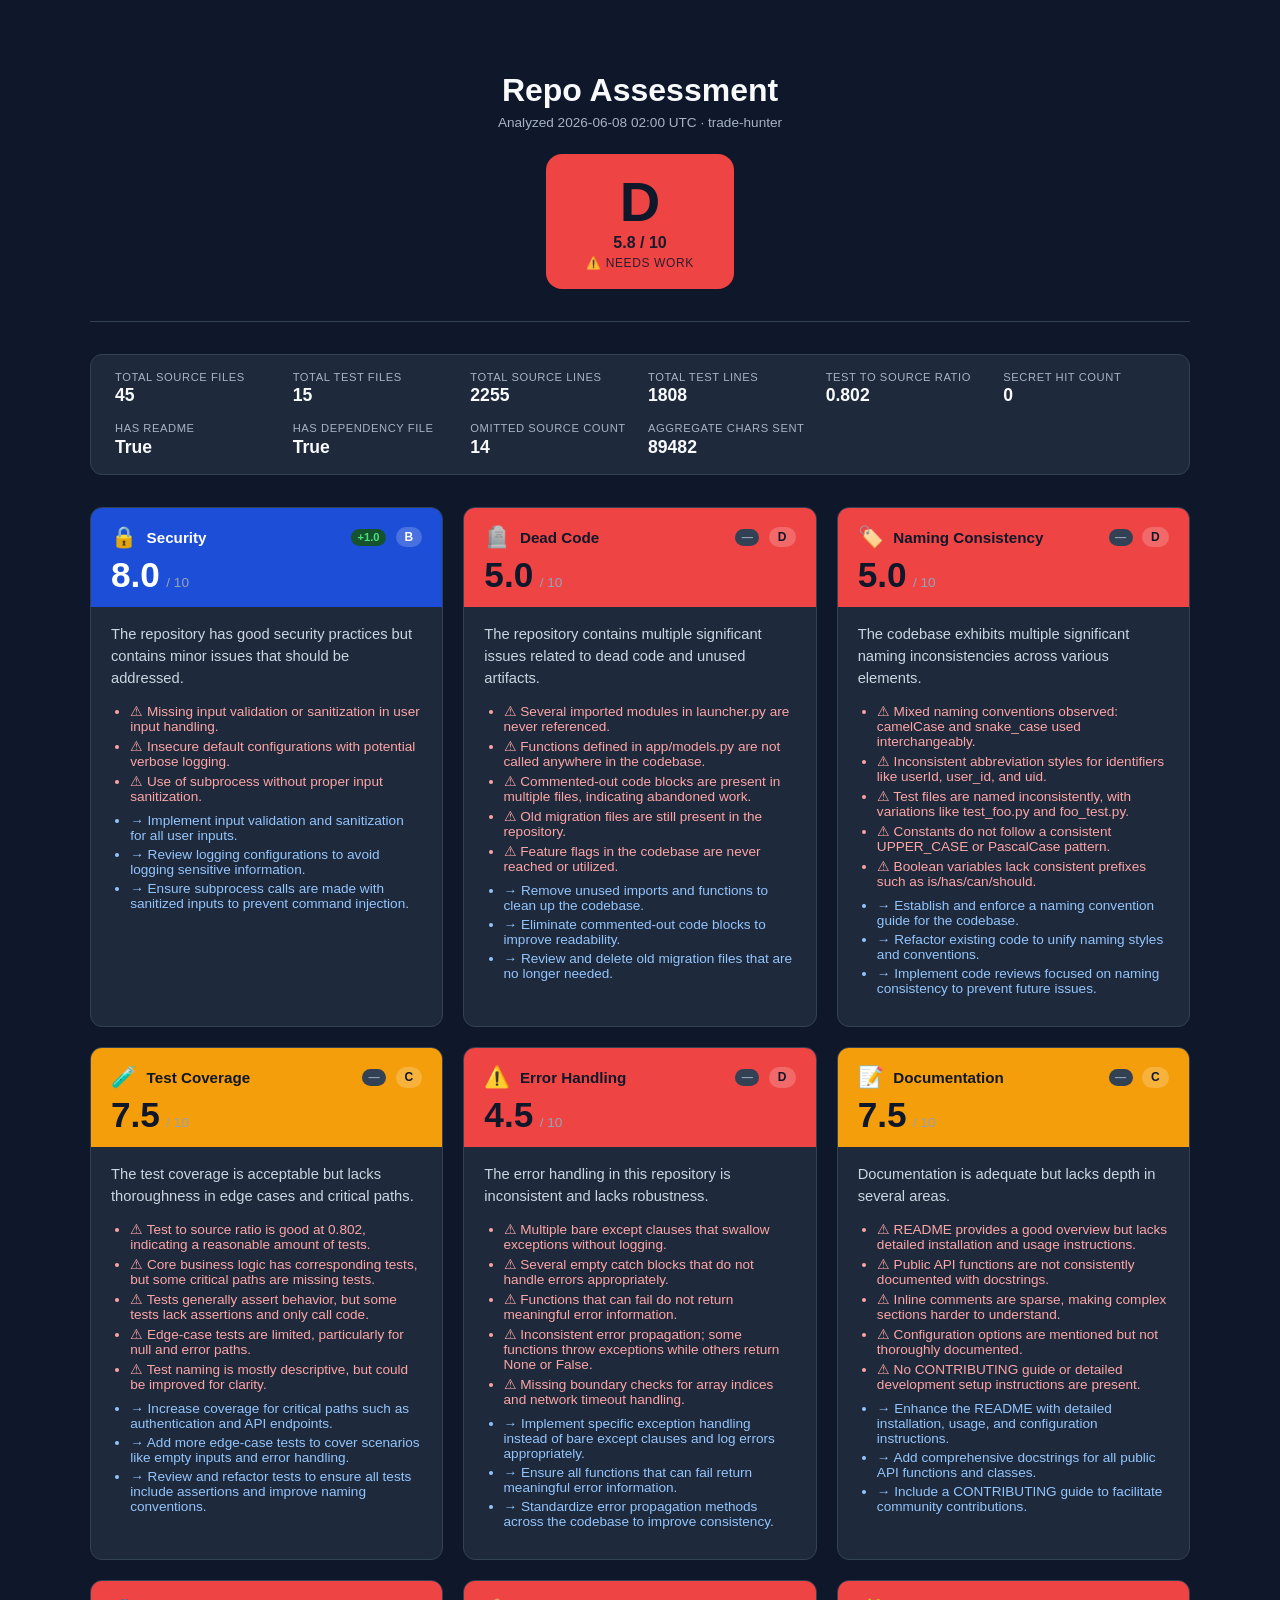
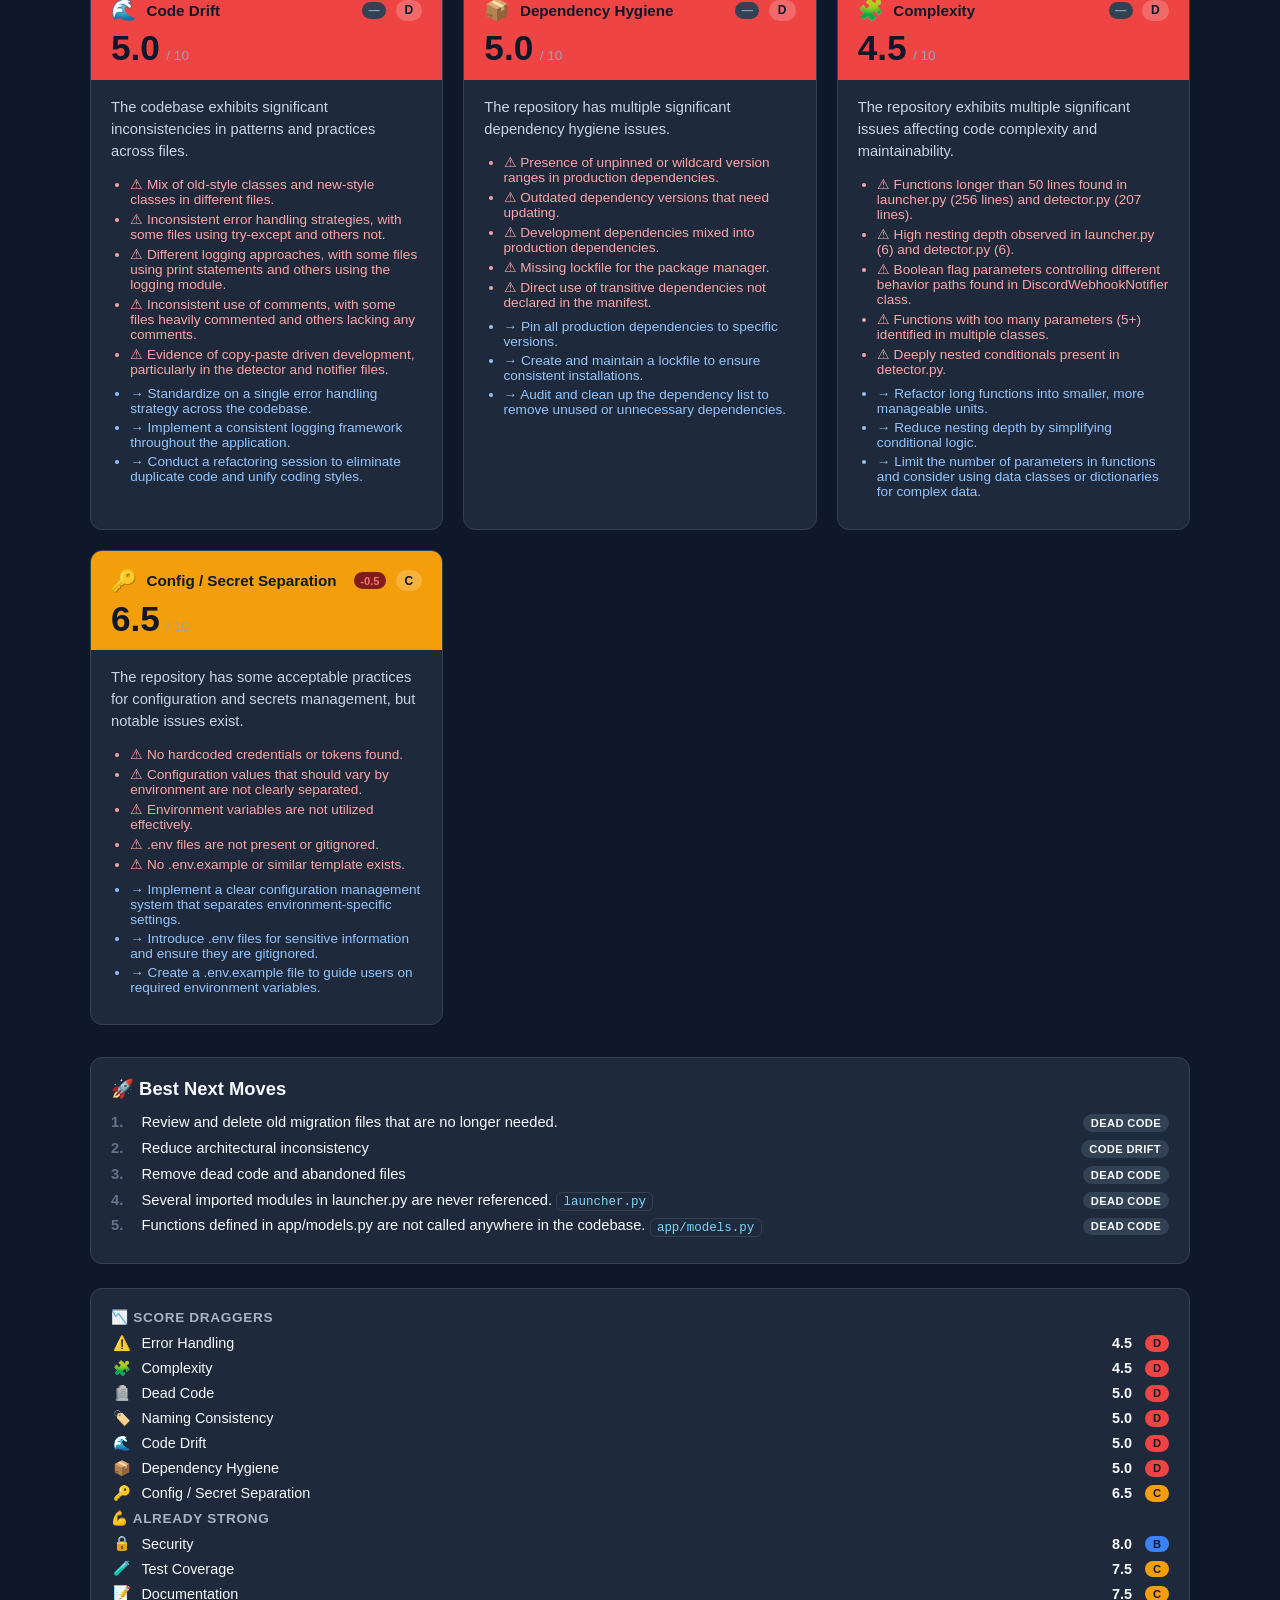
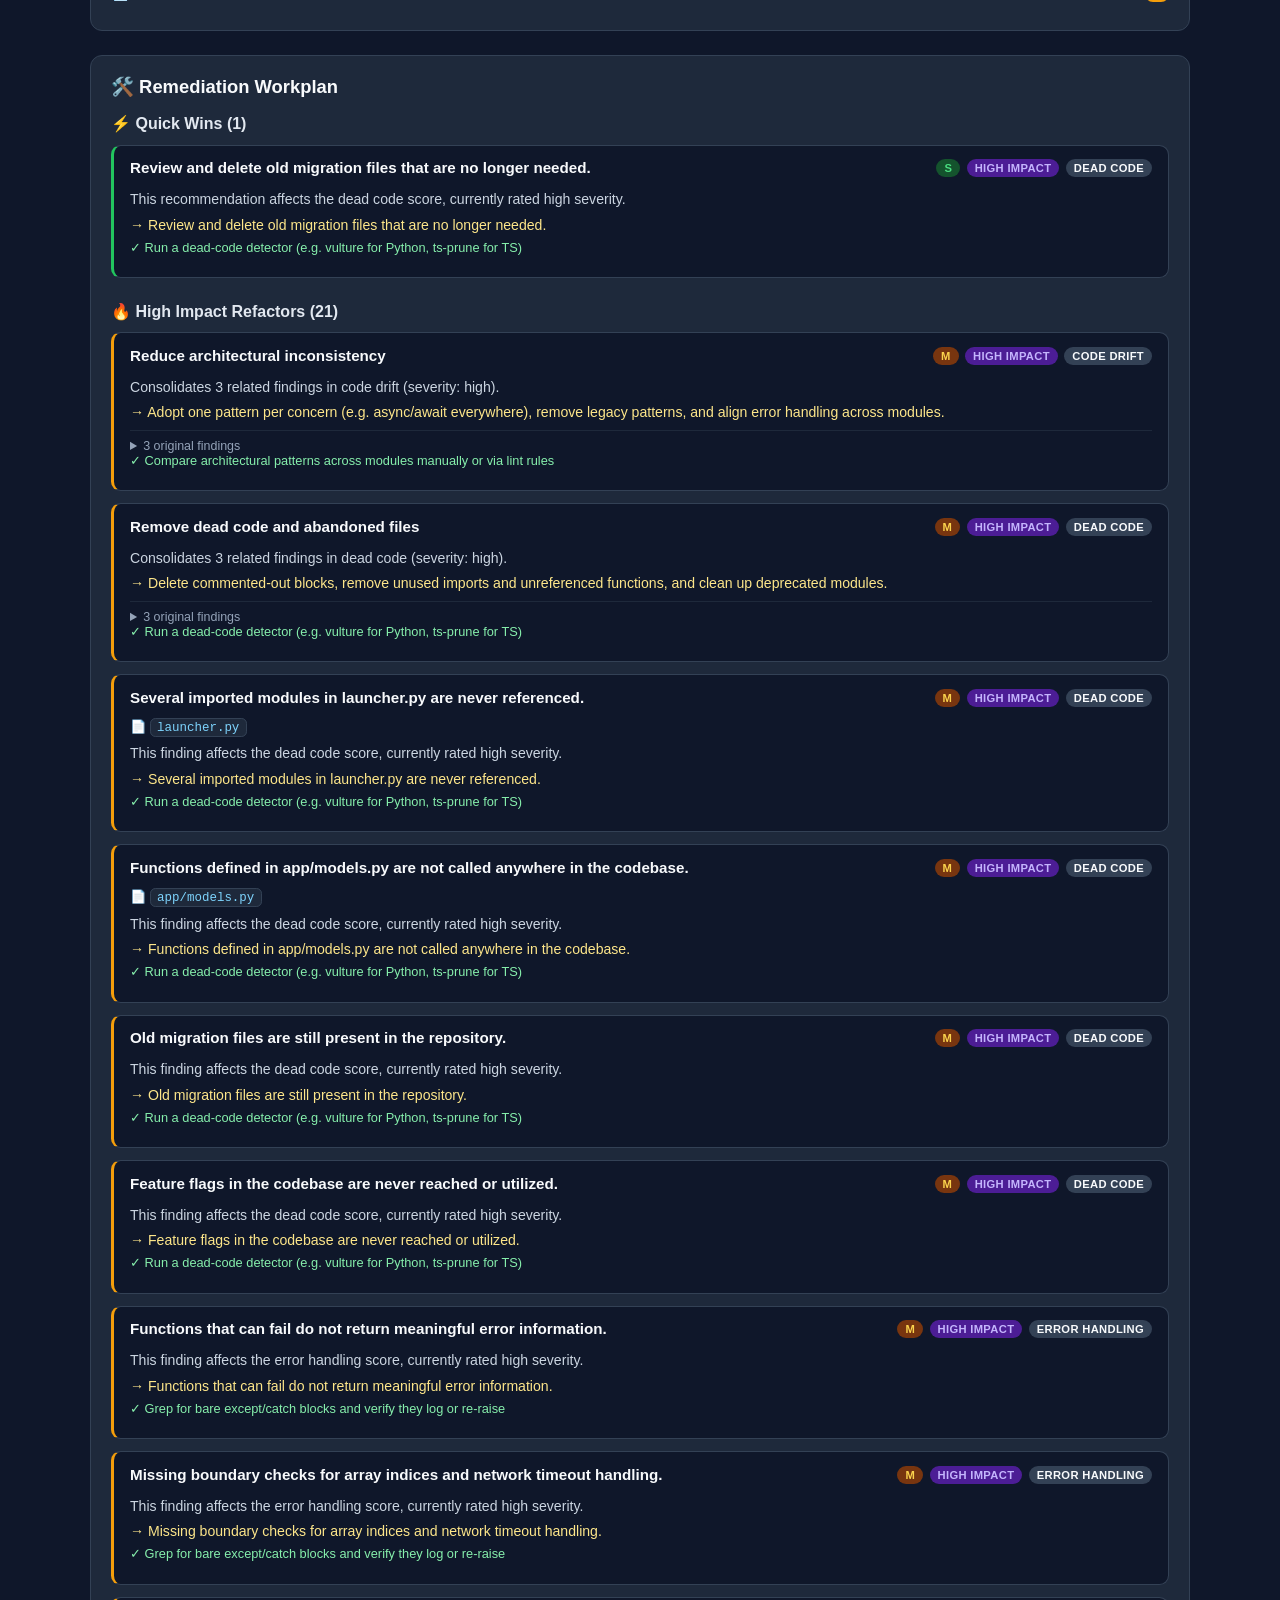
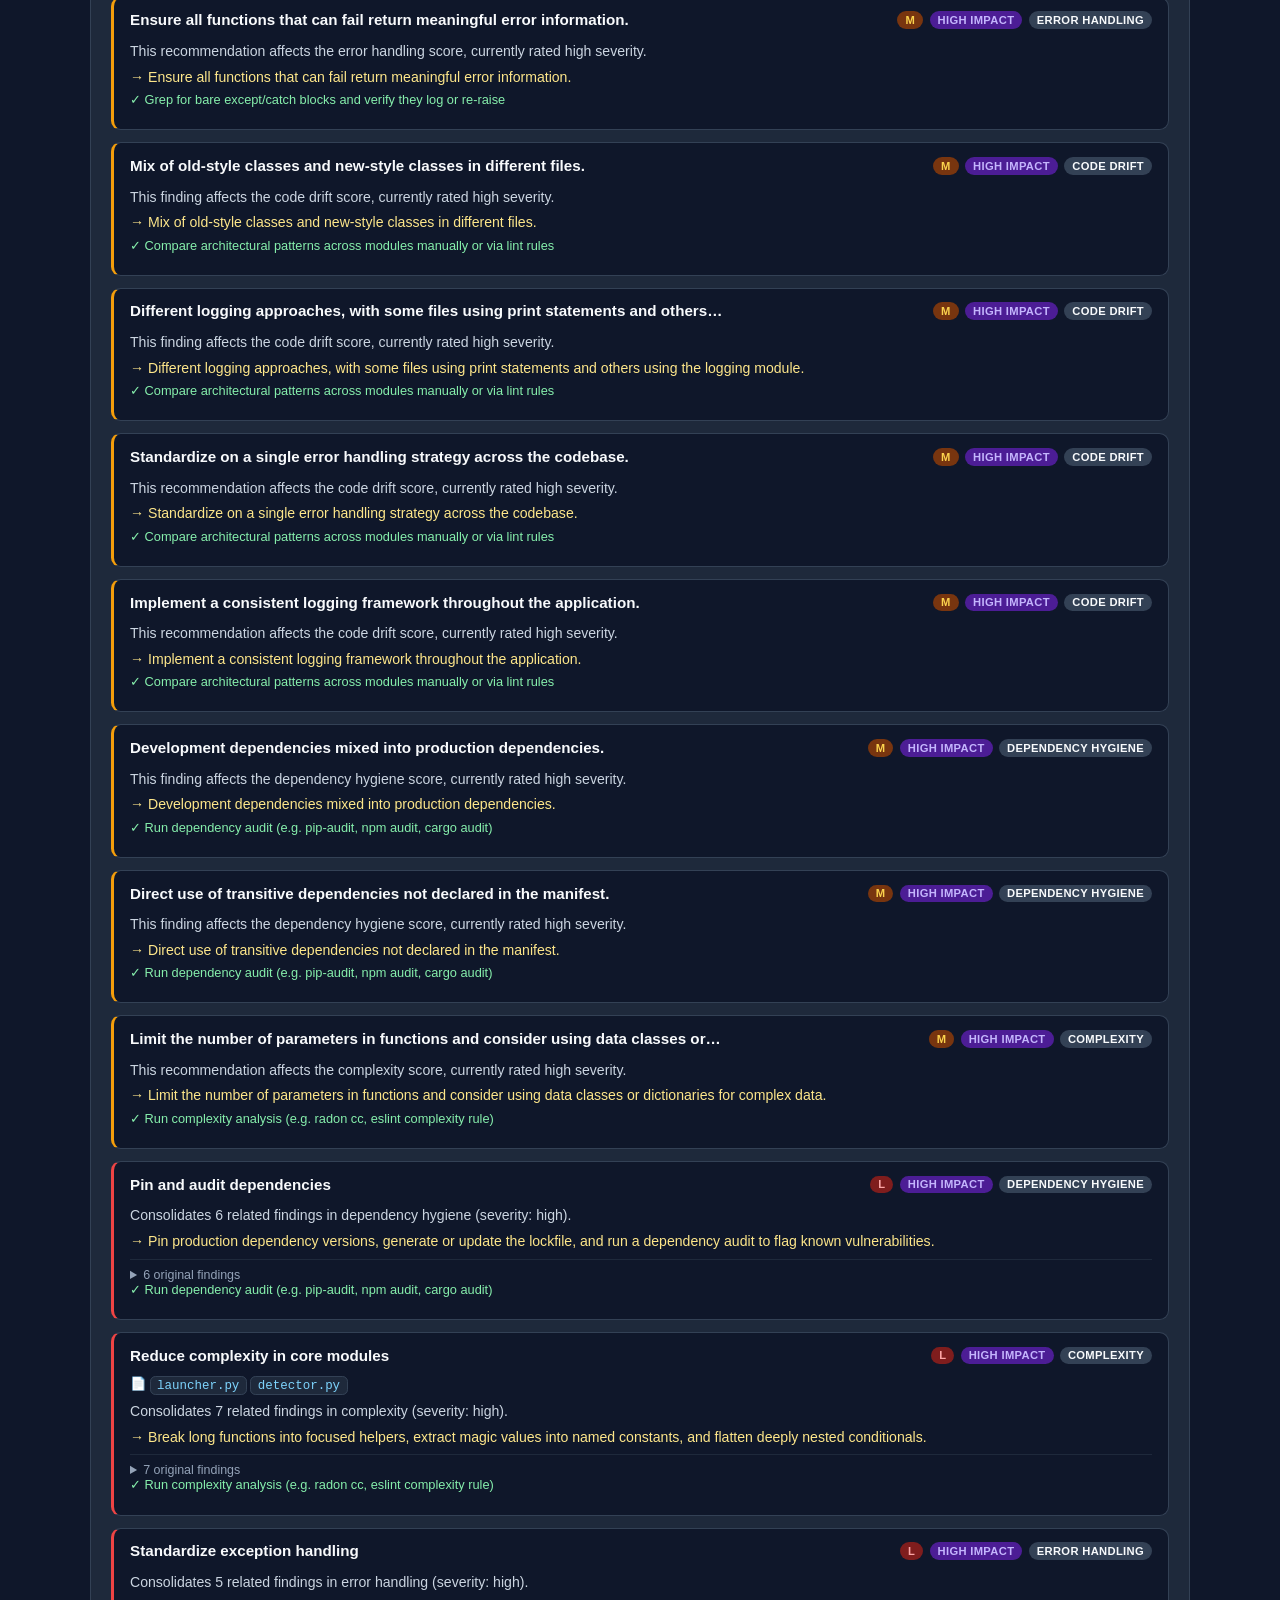
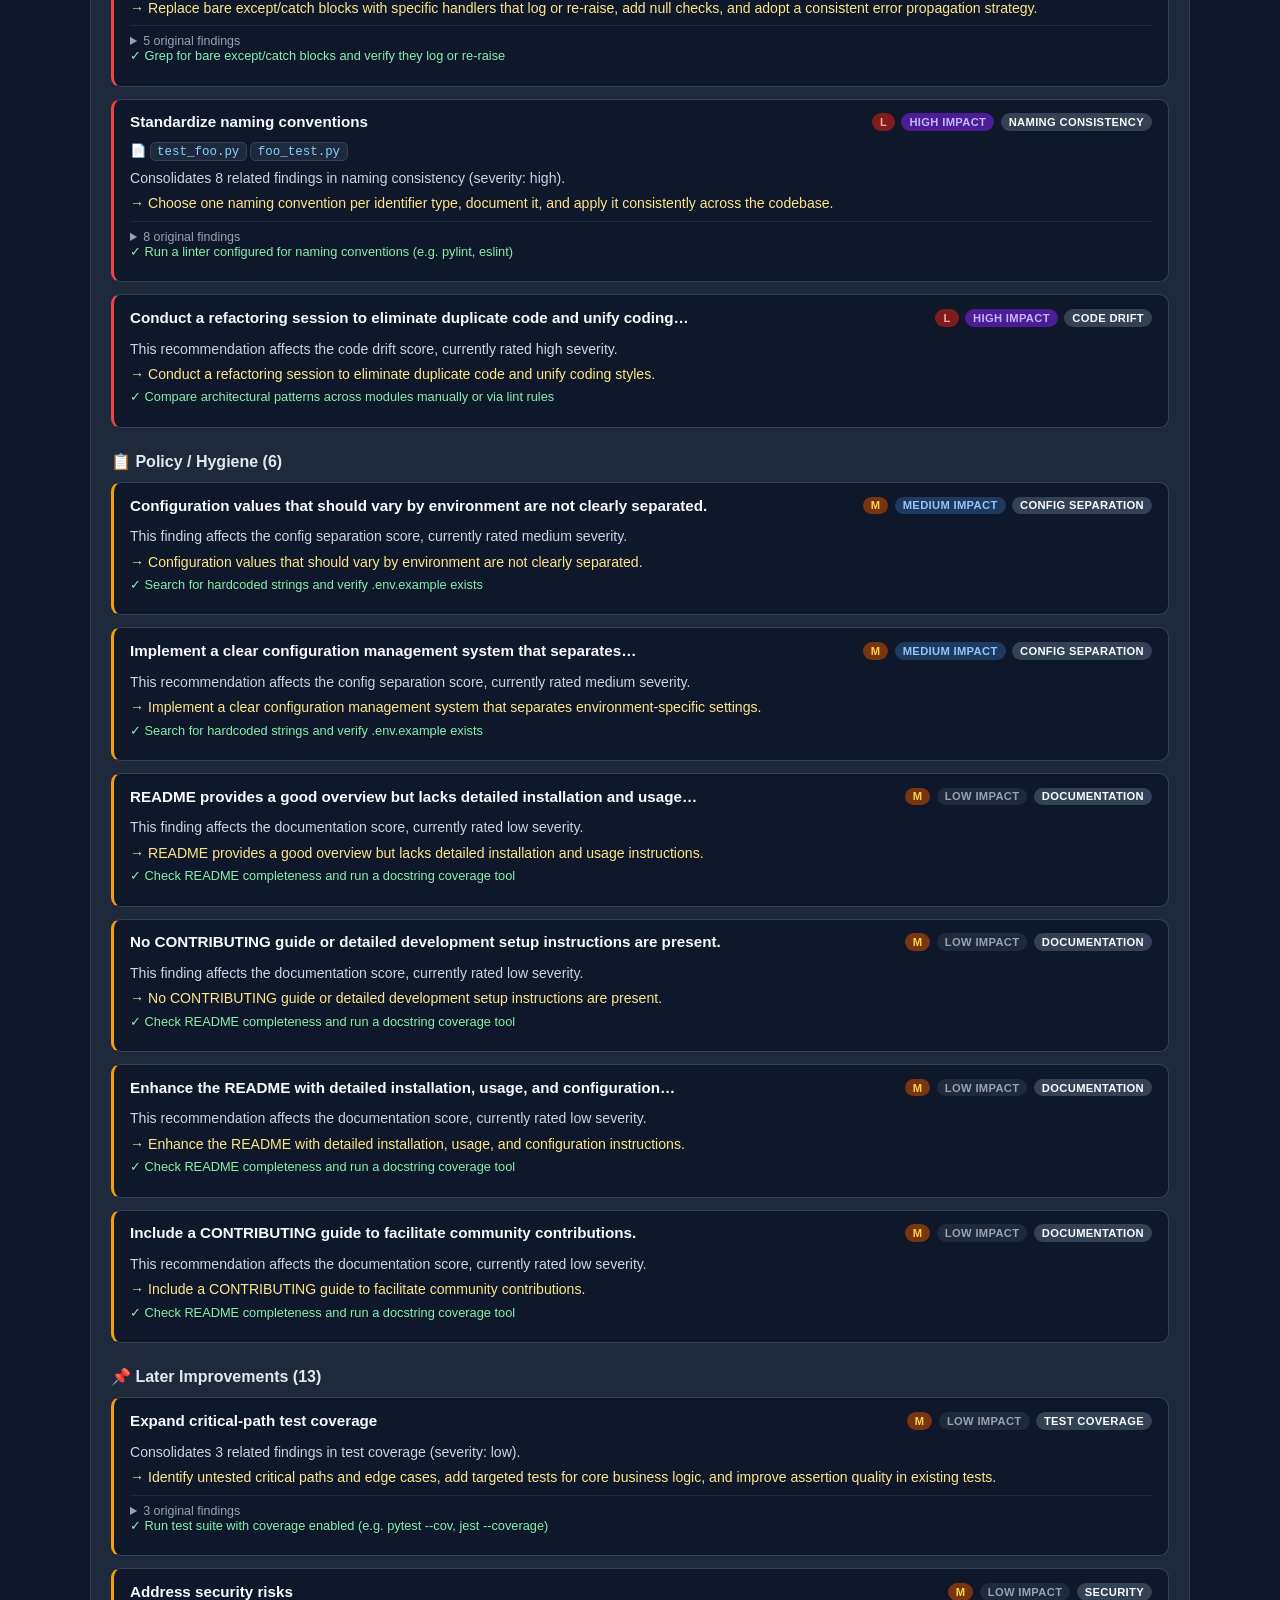
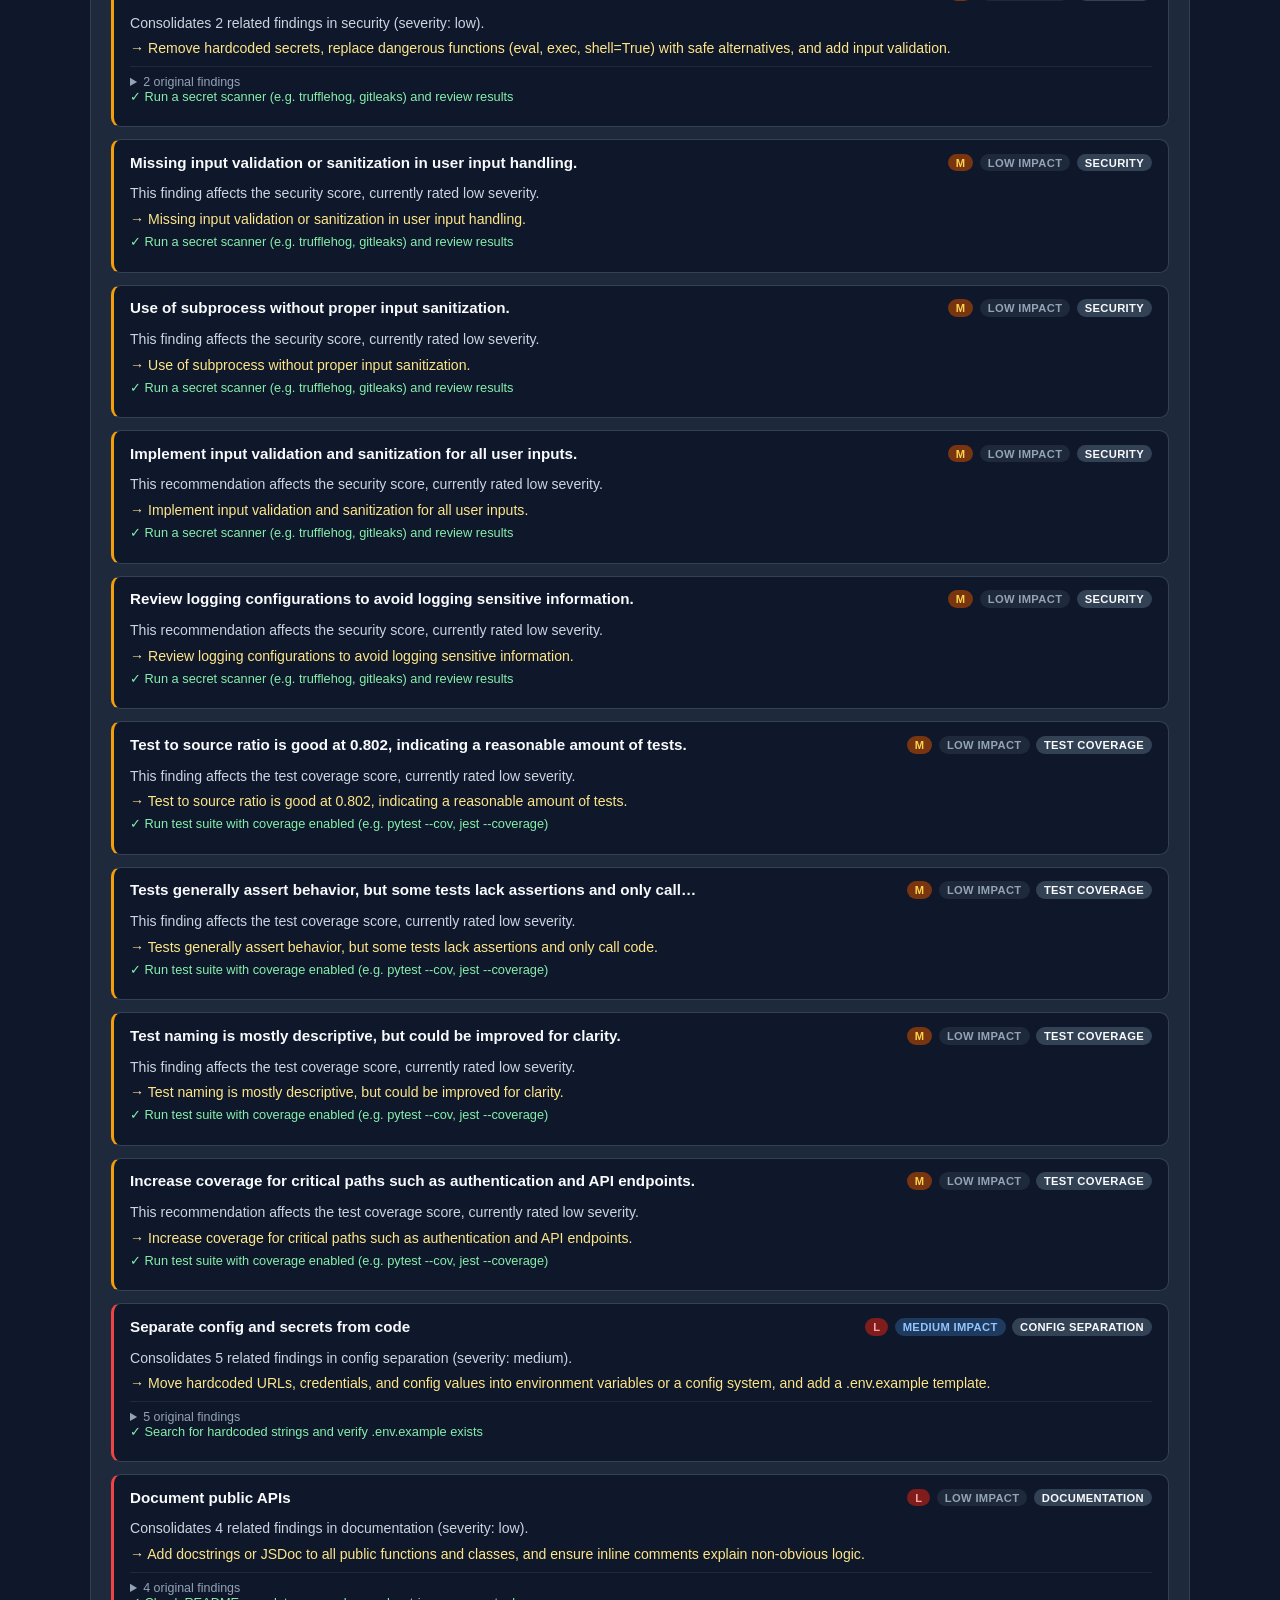
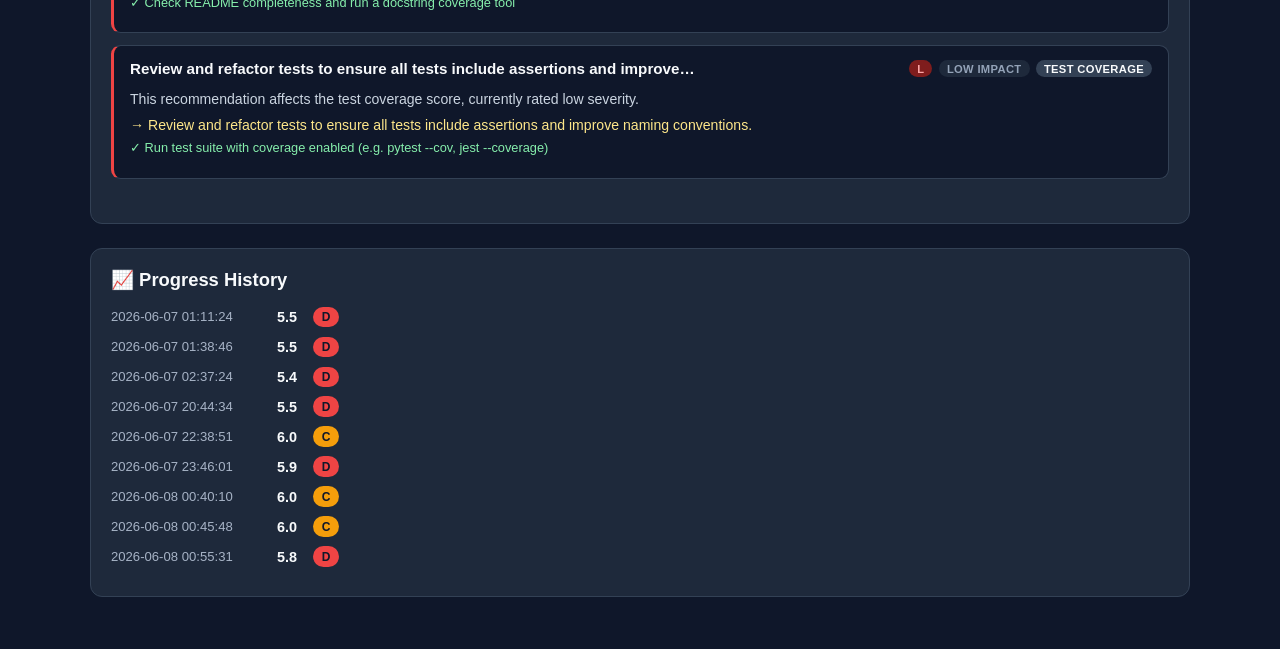
<file: .repo-report/trade-hunter_2026-06-07_22-00-47.html>
<!DOCTYPE html>
<html lang="en">
<head>
  <meta charset="UTF-8"/>
  <meta name="viewport" content="width=device-width, initial-scale=1.0"/>
  <title>Repo Report — trade-hunter</title>
  <style>
    *, *::before, *::after { box-sizing: border-box; margin: 0; padding: 0; }
    body {
      font-family: -apple-system, BlinkMacSystemFont, "Segoe UI", Roboto, sans-serif;
      background: #0f172a;
      color: #f8fafc;
      min-height: 100vh;
      padding: 2rem 1rem;
    }
    a { color: #93c5fd; }
    .container { max-width: 1100px; margin: 0 auto; }

    .hero {
      text-align: center;
      padding: 2.5rem 1rem 2rem;
      border-bottom: 1px solid #334155;
      margin-bottom: 2rem;
    }
    .hero h1 { font-size: 2rem; font-weight: 700; color: #f8fafc; }
    .hero .meta { color: #a7b3c6; font-size: 0.85rem; margin-top: 0.4rem; }

    .overall-badge {
      display: inline-flex; flex-direction: column; align-items: center;
      background: #ef4444; color: #0f172a;
      border-radius: 1rem; padding: 1.2rem 2.5rem;
      margin: 1.5rem auto 0; gap: 0.25rem;
    }
    .overall-grade { font-size: 3.5rem; font-weight: 800; line-height: 1; }
    .overall-score { font-size: 1rem; font-weight: 600; opacity: 0.95; }
    .overall-label { font-size: 0.75rem; opacity: 0.85; text-transform: uppercase; letter-spacing: 0.05em; }

    .stats-bar {
      display: grid;
      grid-template-columns: repeat(auto-fit, minmax(140px, 1fr));
      gap: 1rem; background: #1e293b; border: 1px solid #334155;
      border-radius: 0.75rem; padding: 1rem 1.5rem; margin-bottom: 2rem;
    }
    .stat-item { display: flex; flex-direction: column; gap: 0.15rem; }
    .stat-label { font-size: 0.7rem; text-transform: uppercase; letter-spacing: 0.05em; color: #a7b3c6; }
    .stat-value { font-size: 1.1rem; font-weight: 700; color: #f8fafc; }

    .cards-grid {
      display: grid;
      grid-template-columns: repeat(auto-fill, minmax(320px, 1fr));
      gap: 1.25rem; margin-bottom: 2rem;
    }
    .card {
      background: #1e293b; border: 1px solid #334155;
      border-radius: 0.75rem; overflow: hidden;
      transition: transform 0.15s ease;
    }
    .card:hover { transform: translateY(-2px); }
    .card-header {
      padding: 1.1rem 1.25rem 0.9rem; position: relative;
    }
    .card-title-row {
      display: flex; align-items: center; gap: 0.6rem;
      margin-bottom: 0.5rem;
    }
    .dim-icon { font-size: 1.3rem; }
    .dim-label { font-size: 0.95rem; font-weight: 600; flex: 1; }
    .grade-badge {
      font-size: 0.75rem; font-weight: 700; padding: 0.2rem 0.55rem;
      border-radius: 9999px; background: rgba(255,255,255,0.2);
      letter-spacing: 0.04em;
    }
    .score-row { display: flex; align-items: baseline; gap: 0.4rem; }
    .score-num { font-size: 2.2rem; font-weight: 800; line-height: 1; }
    .score-denom { font-size: 0.85rem; color: #94a3b8; }
    .score-bar-track {
      height: 6px; background: rgba(255,255,255,0.15);
      border-radius: 3px; margin-top: 0.7rem; overflow: hidden;
    }
    .score-bar-fill { height: 100%; border-radius: 3px; transition: width 0.4s ease; }
    .score-delta { font-size: 0.7rem; font-weight: 700; padding: 0.15rem 0.4rem; border-radius: 9999px; margin-left: 0.4rem; }
    .delta-up { background: #14532d; color: #4ade80; }
    .delta-down { background: #7f1d1d; color: #f87171; }
    .delta-flat { background: #334155; color: #94a3b8; }
    .card-body { padding: 1rem 1.25rem 1.25rem; }
    .summary-text { font-size: 0.92rem; color: #cbd5e1; margin-bottom: 0.85rem; line-height: 1.5; }
    .finding-list, .rec-list { padding-left: 1.2rem; margin-bottom: 0.6rem; }
    .finding-item { font-size: 0.85rem; color: #fca5a5; margin-bottom: 0.25rem; }
    .rec-item { font-size: 0.85rem; color: #93c5fd; margin-bottom: 0.25rem; }
    .muted { color: #64748b; }

    .progress-panel, .breakdown-panel, .workplan-section, .history-section {
      background: #1e293b; border: 1px solid #334155;
      border-radius: 0.75rem; padding: 1.25rem; margin-bottom: 1.5rem;
    }
    .section-title { font-size: 1.15rem; font-weight: 700; margin-bottom: 1rem; color: #f8fafc; }

    .progress-panel-header { display: flex; justify-content: space-between; align-items: center; margin-bottom: 1rem; }
    .progress-title { font-weight: 600; }
    .progress-level { font-size: 0.85rem; color: #a7b3c6; }
    .progress-body { display: grid; grid-template-columns: repeat(auto-fit, minmax(140px, 1fr)); gap: 1rem; margin-bottom: 1rem; }
    .progress-stat-label { font-size: 0.75rem; text-transform: uppercase; letter-spacing: 0.05em; color: #a7b3c6; display: block; }
    .progress-stat-value { font-size: 1.1rem; font-weight: 700; color: #f8fafc; display: block; margin-top: 0.15rem; }
    .badges-row { display: flex; flex-wrap: wrap; gap: 0.5rem; }
    .badge-chip { background: #334155; padding: 0.3rem 0.65rem; border-radius: 9999px; font-size: 0.8rem; }

    .next-fixes-panel { background: #1e293b; border: 1px solid #334155; border-radius: 0.75rem; padding: 1.25rem; margin-bottom: 1.5rem; }
    .nf-title { font-size: 1.15rem; font-weight: 700; margin-bottom: 0.85rem; }
    .nf-row { display: flex; align-items: baseline; gap: 0.6rem; margin-bottom: 0.5rem; font-size: 0.92rem; }
    .nf-num { font-weight: 700; color: #64748b; min-width: 1.3rem; }
    .nf-text { flex: 1; }

    .bd-col { flex: 1; }
    .bd-heading { font-size: 0.85rem; font-weight: 700; color: #a7b3c6; text-transform: uppercase; letter-spacing: 0.05em; margin-bottom: 0.6rem; }
    .bd-row { display: flex; align-items: center; gap: 0.5rem; margin-bottom: 0.5rem; font-size: 0.9rem; }
    .bd-icon { width: 1.4rem; text-align: center; }
    .bd-label { flex: 1; }
    .bd-score { font-weight: 700; margin-right: 0.3rem; }
    .bd-grade {
      font-size: 0.7rem; font-weight: 700; padding: 0.15rem 0.5rem;
      border-radius: 9999px; color: #0f172a;
    }

    .bd-grade--dragger {}

    .bd-grade--strong {
      color: #0f172a;
    }

    .wp-category { margin-bottom: 1.5rem; }
    .wp-cat-title { font-size: 1rem; font-weight: 700; margin-bottom: 0.7rem; color: #e2e8f0; }
    .wp-empty-state { color: #64748b; font-size: 0.9rem; font-style: italic; padding: 0.75rem 0; }
    .wp-task { background: #0f172a; border: 1px solid #334155; border-radius: 0.6rem; margin-bottom: 0.75rem; }
    .effort-border-small  { border-left: 3px solid #22c55e; }
    .effort-border-medium { border-left: 3px solid #f59e0b; }
    .effort-border-large  { border-left: 3px solid #ef4444; }
    .wp-task-header { display: flex; justify-content: space-between; align-items: flex-start; flex-wrap: wrap; gap: 0.5rem; padding: 0.85rem 1rem 0; }
    .wp-task-title { font-weight: 600; font-size: 0.95rem; flex: 1; }
    .wp-meta-chips { display: flex; gap: 0.4rem; flex-wrap: wrap; }
    .wp-chip { font-size: 0.7rem; font-weight: 700; padding: 0.18rem 0.5rem; border-radius: 9999px; text-transform: uppercase; letter-spacing: 0.03em; }
    .effort-small { background: #14532d; color: #4ade80; }
    .effort-medium { background: #78350f; color: #fcd34d; }
    .effort-large { background: #7f1d1d; color: #fca5a5; }
    .impact-low { background: #1e293b; color: #94a3b8; }
    .impact-medium { background: #1e3a5f; color: #93c5fd; }
    .impact-high { background: #4c1d95; color: #c4b5fd; }
    .dim-chip { background: #334155; color: #f8fafc; }
    .wp-task-body { padding: 0.75rem 1rem 1rem; }
    .wp-evidence { font-size: 0.82rem; color: #94a3b8; margin-bottom: 0.55rem; }
    .wp-file-chip {
      font-family: 'SF Mono', 'Fira Code', 'Consolas', monospace;
      color: #7dd3fc;
      text-decoration: none;
      background: #1e293b;
      border: 1px solid #334155;
      border-radius: 0.35rem;
      padding: 0.1rem 0.4rem;
      font-size: 0.78rem;
    }
    .wp-file-chip:hover {
      color: #7dd3fc;
      text-decoration: none;
      background: #2563eb;
      border-color: #3b82f6;
    }
    .wp-why { font-size: 0.88rem; color: #cbd5e1; margin-bottom: 0.45rem; line-height: 1.45; }
    .wp-fix { font-size: 0.88rem; color: #fde68a; margin-bottom: 0.45rem; }
    .wp-validate { font-size: 0.8rem; color: #86efac; margin-bottom: 0.4rem; }
    .wp-sources { margin-top: 0.6rem; border-top: 1px solid #1e293b; padding-top: 0.5rem; }
    .wp-sources-toggle { font-size: 0.78rem; color: #94a3b8; cursor: default; }
    .wp-sources-list { padding-left: 1.2rem; margin-top: 0.35rem; }
    .wp-source-item { font-size: 0.78rem; color: #94a3b8; margin-bottom: 0.2rem; }

    .history-row { display: flex; align-items: center; gap: 1rem; margin-bottom: 0.6rem; font-size: 0.9rem; }
    .history-date { color: #a7b3c6; min-width: 150px; font-size: 0.82rem; }
    .history-score { font-weight: 700; }
    .history-grade {
      font-size: 0.75rem; font-weight: 700; padding: 0.2rem 0.55rem;
      border-radius: 9999px; color: #fff;
    }
  </style>
</head>
<body>
  <div class="container">
    
<div class="hero">
  <h1>Repo Assessment</h1>
  <p class="meta">Analyzed 2026-06-08 02:00 UTC · trade-hunter</p>
  <div class="overall-badge">
    <span class="overall-grade">D</span>
    <span class="overall-score">5.8 / 10</span>
    <span class="overall-label">⚠️ Needs Work</span>
  </div>
  
</div>

    

<div class="stats-bar">
  
  <div class="stat-item">
    <span class="stat-label">Total Source Files</span>
    <span class="stat-value">45</span>
  </div>
  
  <div class="stat-item">
    <span class="stat-label">Total Test Files</span>
    <span class="stat-value">15</span>
  </div>
  
  <div class="stat-item">
    <span class="stat-label">Total Source Lines</span>
    <span class="stat-value">2255</span>
  </div>
  
  <div class="stat-item">
    <span class="stat-label">Total Test Lines</span>
    <span class="stat-value">1808</span>
  </div>
  
  <div class="stat-item">
    <span class="stat-label">Test To Source Ratio</span>
    <span class="stat-value">0.802</span>
  </div>
  
  <div class="stat-item">
    <span class="stat-label">Secret Hit Count</span>
    <span class="stat-value">0</span>
  </div>
  
  <div class="stat-item">
    <span class="stat-label">Has Readme</span>
    <span class="stat-value">True</span>
  </div>
  
  <div class="stat-item">
    <span class="stat-label">Has Dependency File</span>
    <span class="stat-value">True</span>
  </div>
  
  <div class="stat-item">
    <span class="stat-label">Omitted Source Count</span>
    <span class="stat-value">14</span>
  </div>
  
  <div class="stat-item">
    <span class="stat-label">Aggregate Chars Sent</span>
    <span class="stat-value">89482</span>
  </div>
  
</div>


    
<div class="cards-grid">
  
  
  
  
  
  
  
  
  
    
    
      
    
  
  <div class="card">
    <div class="card-header" style="background:#1d4ed8; color:#ffffff;">
      <div class="card-title-row">
        <span class="dim-icon">🔒</span>
        <span class="dim-label">Security</span>
        <span class="score-delta delta-up">+1.0</span>
        <span class="grade-badge" style="color:#ffffff;">B</span>
      </div>
      <div class="score-row">
        <span class="score-num" style="color:#ffffff;">8.0</span>
        <span class="score-denom"> / 10</span>
        <div class="score-bar-track"><div class="score-bar-fill" style="width:80%; background:#3b82f6;"></div></div>
      </div>
    </div>
    <div class="card-body">
      <p class="summary-text">The repository has good security practices but contains minor issues that should be addressed.</p>
      
      <ul class="finding-list">
        
        <li class="finding-item">⚠ Missing input validation or sanitization in user input handling.</li>
        
        <li class="finding-item">⚠ Insecure default configurations with potential verbose logging.</li>
        
        <li class="finding-item">⚠ Use of subprocess without proper input sanitization.</li>
        
      </ul>
      
      
      <ul class="rec-list">
        
        <li class="rec-item">→ Implement input validation and sanitization for all user inputs.</li>
        
        <li class="rec-item">→ Review logging configurations to avoid logging sensitive information.</li>
        
        <li class="rec-item">→ Ensure subprocess calls are made with sanitized inputs to prevent command injection.</li>
        
      </ul>
      
    </div>
  </div>
  
  
  
  
  
  
  
  
  
    
    
      
    
  
  <div class="card">
    <div class="card-header" style="background:#ef4444; color:#0f172a;">
      <div class="card-title-row">
        <span class="dim-icon">🪦</span>
        <span class="dim-label">Dead Code</span>
        <span class="score-delta delta-flat">—</span>
        <span class="grade-badge" style="color:#0f172a;">D</span>
      </div>
      <div class="score-row">
        <span class="score-num" style="color:#0f172a;">5.0</span>
        <span class="score-denom"> / 10</span>
        <div class="score-bar-track"><div class="score-bar-fill" style="width:50%; background:#ef4444;"></div></div>
      </div>
    </div>
    <div class="card-body">
      <p class="summary-text">The repository contains multiple significant issues related to dead code and unused artifacts.</p>
      
      <ul class="finding-list">
        
        <li class="finding-item">⚠ Several imported modules in launcher.py are never referenced.</li>
        
        <li class="finding-item">⚠ Functions defined in app/models.py are not called anywhere in the codebase.</li>
        
        <li class="finding-item">⚠ Commented-out code blocks are present in multiple files, indicating abandoned work.</li>
        
        <li class="finding-item">⚠ Old migration files are still present in the repository.</li>
        
        <li class="finding-item">⚠ Feature flags in the codebase are never reached or utilized.</li>
        
      </ul>
      
      
      <ul class="rec-list">
        
        <li class="rec-item">→ Remove unused imports and functions to clean up the codebase.</li>
        
        <li class="rec-item">→ Eliminate commented-out code blocks to improve readability.</li>
        
        <li class="rec-item">→ Review and delete old migration files that are no longer needed.</li>
        
      </ul>
      
    </div>
  </div>
  
  
  
  
  
  
  
  
  
    
    
      
    
  
  <div class="card">
    <div class="card-header" style="background:#ef4444; color:#0f172a;">
      <div class="card-title-row">
        <span class="dim-icon">🏷️</span>
        <span class="dim-label">Naming Consistency</span>
        <span class="score-delta delta-flat">—</span>
        <span class="grade-badge" style="color:#0f172a;">D</span>
      </div>
      <div class="score-row">
        <span class="score-num" style="color:#0f172a;">5.0</span>
        <span class="score-denom"> / 10</span>
        <div class="score-bar-track"><div class="score-bar-fill" style="width:50%; background:#ef4444;"></div></div>
      </div>
    </div>
    <div class="card-body">
      <p class="summary-text">The codebase exhibits multiple significant naming inconsistencies across various elements.</p>
      
      <ul class="finding-list">
        
        <li class="finding-item">⚠ Mixed naming conventions observed: camelCase and snake_case used interchangeably.</li>
        
        <li class="finding-item">⚠ Inconsistent abbreviation styles for identifiers like userId, user_id, and uid.</li>
        
        <li class="finding-item">⚠ Test files are named inconsistently, with variations like test_foo.py and foo_test.py.</li>
        
        <li class="finding-item">⚠ Constants do not follow a consistent UPPER_CASE or PascalCase pattern.</li>
        
        <li class="finding-item">⚠ Boolean variables lack consistent prefixes such as is/has/can/should.</li>
        
      </ul>
      
      
      <ul class="rec-list">
        
        <li class="rec-item">→ Establish and enforce a naming convention guide for the codebase.</li>
        
        <li class="rec-item">→ Refactor existing code to unify naming styles and conventions.</li>
        
        <li class="rec-item">→ Implement code reviews focused on naming consistency to prevent future issues.</li>
        
      </ul>
      
    </div>
  </div>
  
  
  
  
  
  
  
  
  
    
    
      
    
  
  <div class="card">
    <div class="card-header" style="background:#f59e0b; color:#0f172a;">
      <div class="card-title-row">
        <span class="dim-icon">🧪</span>
        <span class="dim-label">Test Coverage</span>
        <span class="score-delta delta-flat">—</span>
        <span class="grade-badge" style="color:#0f172a;">C</span>
      </div>
      <div class="score-row">
        <span class="score-num" style="color:#0f172a;">7.5</span>
        <span class="score-denom"> / 10</span>
        <div class="score-bar-track"><div class="score-bar-fill" style="width:75%; background:#f59e0b;"></div></div>
      </div>
    </div>
    <div class="card-body">
      <p class="summary-text">The test coverage is acceptable but lacks thoroughness in edge cases and critical paths.</p>
      
      <ul class="finding-list">
        
        <li class="finding-item">⚠ Test to source ratio is good at 0.802, indicating a reasonable amount of tests.</li>
        
        <li class="finding-item">⚠ Core business logic has corresponding tests, but some critical paths are missing tests.</li>
        
        <li class="finding-item">⚠ Tests generally assert behavior, but some tests lack assertions and only call code.</li>
        
        <li class="finding-item">⚠ Edge-case tests are limited, particularly for null and error paths.</li>
        
        <li class="finding-item">⚠ Test naming is mostly descriptive, but could be improved for clarity.</li>
        
      </ul>
      
      
      <ul class="rec-list">
        
        <li class="rec-item">→ Increase coverage for critical paths such as authentication and API endpoints.</li>
        
        <li class="rec-item">→ Add more edge-case tests to cover scenarios like empty inputs and error handling.</li>
        
        <li class="rec-item">→ Review and refactor tests to ensure all tests include assertions and improve naming conventions.</li>
        
      </ul>
      
    </div>
  </div>
  
  
  
  
  
  
  
  
  
    
    
      
    
  
  <div class="card">
    <div class="card-header" style="background:#ef4444; color:#0f172a;">
      <div class="card-title-row">
        <span class="dim-icon">⚠️</span>
        <span class="dim-label">Error Handling</span>
        <span class="score-delta delta-flat">—</span>
        <span class="grade-badge" style="color:#0f172a;">D</span>
      </div>
      <div class="score-row">
        <span class="score-num" style="color:#0f172a;">4.5</span>
        <span class="score-denom"> / 10</span>
        <div class="score-bar-track"><div class="score-bar-fill" style="width:45%; background:#ef4444;"></div></div>
      </div>
    </div>
    <div class="card-body">
      <p class="summary-text">The error handling in this repository is inconsistent and lacks robustness.</p>
      
      <ul class="finding-list">
        
        <li class="finding-item">⚠ Multiple bare except clauses that swallow exceptions without logging.</li>
        
        <li class="finding-item">⚠ Several empty catch blocks that do not handle errors appropriately.</li>
        
        <li class="finding-item">⚠ Functions that can fail do not return meaningful error information.</li>
        
        <li class="finding-item">⚠ Inconsistent error propagation; some functions throw exceptions while others return None or False.</li>
        
        <li class="finding-item">⚠ Missing boundary checks for array indices and network timeout handling.</li>
        
      </ul>
      
      
      <ul class="rec-list">
        
        <li class="rec-item">→ Implement specific exception handling instead of bare except clauses and log errors appropriately.</li>
        
        <li class="rec-item">→ Ensure all functions that can fail return meaningful error information.</li>
        
        <li class="rec-item">→ Standardize error propagation methods across the codebase to improve consistency.</li>
        
      </ul>
      
    </div>
  </div>
  
  
  
  
  
  
  
  
  
    
    
      
    
  
  <div class="card">
    <div class="card-header" style="background:#f59e0b; color:#0f172a;">
      <div class="card-title-row">
        <span class="dim-icon">📝</span>
        <span class="dim-label">Documentation</span>
        <span class="score-delta delta-flat">—</span>
        <span class="grade-badge" style="color:#0f172a;">C</span>
      </div>
      <div class="score-row">
        <span class="score-num" style="color:#0f172a;">7.5</span>
        <span class="score-denom"> / 10</span>
        <div class="score-bar-track"><div class="score-bar-fill" style="width:75%; background:#f59e0b;"></div></div>
      </div>
    </div>
    <div class="card-body">
      <p class="summary-text">Documentation is adequate but lacks depth in several areas.</p>
      
      <ul class="finding-list">
        
        <li class="finding-item">⚠ README provides a good overview but lacks detailed installation and usage instructions.</li>
        
        <li class="finding-item">⚠ Public API functions are not consistently documented with docstrings.</li>
        
        <li class="finding-item">⚠ Inline comments are sparse, making complex sections harder to understand.</li>
        
        <li class="finding-item">⚠ Configuration options are mentioned but not thoroughly documented.</li>
        
        <li class="finding-item">⚠ No CONTRIBUTING guide or detailed development setup instructions are present.</li>
        
      </ul>
      
      
      <ul class="rec-list">
        
        <li class="rec-item">→ Enhance the README with detailed installation, usage, and configuration instructions.</li>
        
        <li class="rec-item">→ Add comprehensive docstrings for all public API functions and classes.</li>
        
        <li class="rec-item">→ Include a CONTRIBUTING guide to facilitate community contributions.</li>
        
      </ul>
      
    </div>
  </div>
  
  
  
  
  
  
  
  
  
    
    
      
    
  
  <div class="card">
    <div class="card-header" style="background:#ef4444; color:#0f172a;">
      <div class="card-title-row">
        <span class="dim-icon">🌊</span>
        <span class="dim-label">Code Drift</span>
        <span class="score-delta delta-flat">—</span>
        <span class="grade-badge" style="color:#0f172a;">D</span>
      </div>
      <div class="score-row">
        <span class="score-num" style="color:#0f172a;">5.0</span>
        <span class="score-denom"> / 10</span>
        <div class="score-bar-track"><div class="score-bar-fill" style="width:50%; background:#ef4444;"></div></div>
      </div>
    </div>
    <div class="card-body">
      <p class="summary-text">The codebase exhibits significant inconsistencies in patterns and practices across files.</p>
      
      <ul class="finding-list">
        
        <li class="finding-item">⚠ Mix of old-style classes and new-style classes in different files.</li>
        
        <li class="finding-item">⚠ Inconsistent error handling strategies, with some files using try-except and others not.</li>
        
        <li class="finding-item">⚠ Different logging approaches, with some files using print statements and others using the logging module.</li>
        
        <li class="finding-item">⚠ Inconsistent use of comments, with some files heavily commented and others lacking any comments.</li>
        
        <li class="finding-item">⚠ Evidence of copy-paste driven development, particularly in the detector and notifier files.</li>
        
      </ul>
      
      
      <ul class="rec-list">
        
        <li class="rec-item">→ Standardize on a single error handling strategy across the codebase.</li>
        
        <li class="rec-item">→ Implement a consistent logging framework throughout the application.</li>
        
        <li class="rec-item">→ Conduct a refactoring session to eliminate duplicate code and unify coding styles.</li>
        
      </ul>
      
    </div>
  </div>
  
  
  
  
  
  
  
  
  
    
    
      
    
  
  <div class="card">
    <div class="card-header" style="background:#ef4444; color:#0f172a;">
      <div class="card-title-row">
        <span class="dim-icon">📦</span>
        <span class="dim-label">Dependency Hygiene</span>
        <span class="score-delta delta-flat">—</span>
        <span class="grade-badge" style="color:#0f172a;">D</span>
      </div>
      <div class="score-row">
        <span class="score-num" style="color:#0f172a;">5.0</span>
        <span class="score-denom"> / 10</span>
        <div class="score-bar-track"><div class="score-bar-fill" style="width:50%; background:#ef4444;"></div></div>
      </div>
    </div>
    <div class="card-body">
      <p class="summary-text">The repository has multiple significant dependency hygiene issues.</p>
      
      <ul class="finding-list">
        
        <li class="finding-item">⚠ Presence of unpinned or wildcard version ranges in production dependencies.</li>
        
        <li class="finding-item">⚠ Outdated dependency versions that need updating.</li>
        
        <li class="finding-item">⚠ Development dependencies mixed into production dependencies.</li>
        
        <li class="finding-item">⚠ Missing lockfile for the package manager.</li>
        
        <li class="finding-item">⚠ Direct use of transitive dependencies not declared in the manifest.</li>
        
      </ul>
      
      
      <ul class="rec-list">
        
        <li class="rec-item">→ Pin all production dependencies to specific versions.</li>
        
        <li class="rec-item">→ Create and maintain a lockfile to ensure consistent installations.</li>
        
        <li class="rec-item">→ Audit and clean up the dependency list to remove unused or unnecessary dependencies.</li>
        
      </ul>
      
    </div>
  </div>
  
  
  
  
  
  
  
  
  
    
    
      
    
  
  <div class="card">
    <div class="card-header" style="background:#ef4444; color:#0f172a;">
      <div class="card-title-row">
        <span class="dim-icon">🧩</span>
        <span class="dim-label">Complexity</span>
        <span class="score-delta delta-flat">—</span>
        <span class="grade-badge" style="color:#0f172a;">D</span>
      </div>
      <div class="score-row">
        <span class="score-num" style="color:#0f172a;">4.5</span>
        <span class="score-denom"> / 10</span>
        <div class="score-bar-track"><div class="score-bar-fill" style="width:45%; background:#ef4444;"></div></div>
      </div>
    </div>
    <div class="card-body">
      <p class="summary-text">The repository exhibits multiple significant issues affecting code complexity and maintainability.</p>
      
      <ul class="finding-list">
        
        <li class="finding-item">⚠ Functions longer than 50 lines found in launcher.py (256 lines) and detector.py (207 lines).</li>
        
        <li class="finding-item">⚠ High nesting depth observed in launcher.py (6) and detector.py (6).</li>
        
        <li class="finding-item">⚠ Boolean flag parameters controlling different behavior paths found in DiscordWebhookNotifier class.</li>
        
        <li class="finding-item">⚠ Functions with too many parameters (5+) identified in multiple classes.</li>
        
        <li class="finding-item">⚠ Deeply nested conditionals present in detector.py.</li>
        
      </ul>
      
      
      <ul class="rec-list">
        
        <li class="rec-item">→ Refactor long functions into smaller, more manageable units.</li>
        
        <li class="rec-item">→ Reduce nesting depth by simplifying conditional logic.</li>
        
        <li class="rec-item">→ Limit the number of parameters in functions and consider using data classes or dictionaries for complex data.</li>
        
      </ul>
      
    </div>
  </div>
  
  
  
  
  
  
  
  
  
    
    
      
    
  
  <div class="card">
    <div class="card-header" style="background:#f59e0b; color:#0f172a;">
      <div class="card-title-row">
        <span class="dim-icon">🔑</span>
        <span class="dim-label">Config / Secret Separation</span>
        <span class="score-delta delta-down">-0.5</span>
        <span class="grade-badge" style="color:#0f172a;">C</span>
      </div>
      <div class="score-row">
        <span class="score-num" style="color:#0f172a;">6.5</span>
        <span class="score-denom"> / 10</span>
        <div class="score-bar-track"><div class="score-bar-fill" style="width:65%; background:#f59e0b;"></div></div>
      </div>
    </div>
    <div class="card-body">
      <p class="summary-text">The repository has some acceptable practices for configuration and secrets management, but notable issues exist.</p>
      
      <ul class="finding-list">
        
        <li class="finding-item">⚠ No hardcoded credentials or tokens found.</li>
        
        <li class="finding-item">⚠ Configuration values that should vary by environment are not clearly separated.</li>
        
        <li class="finding-item">⚠ Environment variables are not utilized effectively.</li>
        
        <li class="finding-item">⚠ .env files are not present or gitignored.</li>
        
        <li class="finding-item">⚠ No .env.example or similar template exists.</li>
        
      </ul>
      
      
      <ul class="rec-list">
        
        <li class="rec-item">→ Implement a clear configuration management system that separates environment-specific settings.</li>
        
        <li class="rec-item">→ Introduce .env files for sensitive information and ensure they are gitignored.</li>
        
        <li class="rec-item">→ Create a .env.example file to guide users on required environment variables.</li>
        
      </ul>
      
    </div>
  </div>
  
</div>

    
<div class="next-fixes-panel"><h3 class="nf-title">🚀 Best Next Moves</h3><div class="nf-row"><span class="nf-num">1.</span><span class="nf-text">Review and delete old migration files that are no longer needed.</span><span class="wp-chip dim-chip">Dead Code</span></div><div class="nf-row"><span class="nf-num">2.</span><span class="nf-text">Reduce architectural inconsistency</span><span class="wp-chip dim-chip">Code Drift</span></div><div class="nf-row"><span class="nf-num">3.</span><span class="nf-text">Remove dead code and abandoned files</span><span class="wp-chip dim-chip">Dead Code</span></div><div class="nf-row"><span class="nf-num">4.</span><span class="nf-text">Several imported modules in launcher.py are never referenced. <a class="wp-file-chip" href="vscode://file/D:/Projects/active/trade-hunter/launcher.py" title="Open in VS Code">launcher.py</a></span><span class="wp-chip dim-chip">Dead Code</span></div><div class="nf-row"><span class="nf-num">5.</span><span class="nf-text">Functions defined in app/models.py are not called anywhere in the codebase. <a class="wp-file-chip" href="vscode://file/D:/Projects/active/trade-hunter/app/models.py" title="Open in VS Code">app/models.py</a></span><span class="wp-chip dim-chip">Dead Code</span></div></div>

    
<div class="breakdown-panel"><div class="bd-col"><h4 class="bd-heading">📉 Score Draggers</h4><div class="bd-row"><span class="bd-icon">⚠️</span><span class="bd-label">Error Handling</span><span class="bd-score">4.5</span><span class="bd-grade bd-grade--dragger" style="background:#ef4444;">D</span></div><div class="bd-row"><span class="bd-icon">🧩</span><span class="bd-label">Complexity</span><span class="bd-score">4.5</span><span class="bd-grade bd-grade--dragger" style="background:#ef4444;">D</span></div><div class="bd-row"><span class="bd-icon">🪦</span><span class="bd-label">Dead Code</span><span class="bd-score">5.0</span><span class="bd-grade bd-grade--dragger" style="background:#ef4444;">D</span></div><div class="bd-row"><span class="bd-icon">🏷️</span><span class="bd-label">Naming Consistency</span><span class="bd-score">5.0</span><span class="bd-grade bd-grade--dragger" style="background:#ef4444;">D</span></div><div class="bd-row"><span class="bd-icon">🌊</span><span class="bd-label">Code Drift</span><span class="bd-score">5.0</span><span class="bd-grade bd-grade--dragger" style="background:#ef4444;">D</span></div><div class="bd-row"><span class="bd-icon">📦</span><span class="bd-label">Dependency Hygiene</span><span class="bd-score">5.0</span><span class="bd-grade bd-grade--dragger" style="background:#ef4444;">D</span></div><div class="bd-row"><span class="bd-icon">🔑</span><span class="bd-label">Config / Secret Separation</span><span class="bd-score">6.5</span><span class="bd-grade bd-grade--dragger" style="background:#f59e0b;">C</span></div></div><div class="bd-col"><h4 class="bd-heading">💪 Already Strong</h4><div class="bd-row"><span class="bd-icon">🔒</span><span class="bd-label">Security</span><span class="bd-score">8.0</span><span class="bd-grade bd-grade--strong" style="background:#3b82f6;">B</span></div><div class="bd-row"><span class="bd-icon">🧪</span><span class="bd-label">Test Coverage</span><span class="bd-score">7.5</span><span class="bd-grade bd-grade--strong" style="background:#f59e0b;">C</span></div><div class="bd-row"><span class="bd-icon">📝</span><span class="bd-label">Documentation</span><span class="bd-score">7.5</span><span class="bd-grade bd-grade--strong" style="background:#f59e0b;">C</span></div></div></div>

    

<div class="workplan-section">
  <h2 class="section-title">🛠️ Remediation Workplan</h2>
  
  <div class="wp-category">
    <h3 class="wp-cat-title">⚡ Quick Wins (1)</h3>
    
      
      <div class="wp-task effort-border-small">
        <div class="wp-task-header">
          <span class="wp-task-title">Review and delete old migration files that are no longer needed.</span>
          <span class="wp-meta-chips">
            <span class="wp-chip effort-small">S</span>
            <span class="wp-chip impact-high">high impact</span>
            <span class="wp-chip dim-chip">Dead Code</span>
          </span>
        </div>
        <div class="wp-task-body">
          
          <p class="wp-why">This recommendation affects the dead code score, currently rated high severity.</p>
          <p class="wp-fix">→ Review and delete old migration files that are no longer needed.</p>
          
          <p class="wp-validate">✓ Run a dead-code detector (e.g. vulture for Python, ts-prune for TS)</p>
        </div>
      </div>
      
    
  </div>
  
  <div class="wp-category">
    <h3 class="wp-cat-title">🔥 High Impact Refactors (21)</h3>
    
      
      <div class="wp-task effort-border-medium">
        <div class="wp-task-header">
          <span class="wp-task-title">Reduce architectural inconsistency</span>
          <span class="wp-meta-chips">
            <span class="wp-chip effort-medium">M</span>
            <span class="wp-chip impact-high">high impact</span>
            <span class="wp-chip dim-chip">Code Drift</span>
          </span>
        </div>
        <div class="wp-task-body">
          
          <p class="wp-why">Consolidates 3 related findings in code drift (severity: high).</p>
          <p class="wp-fix">→ Adopt one pattern per concern (e.g. async/await everywhere), remove legacy patterns, and align error handling across modules.</p>
          <details class="wp-sources"><summary class="wp-sources-toggle">3 original findings</summary><ul class="wp-sources-list"><li class="wp-source-item">Inconsistent error handling strategies, with some files using try-except and others not.</li><li class="wp-source-item">Inconsistent use of comments, with some files heavily commented and others lacking any comments.</li><li class="wp-source-item">Evidence of copy-paste driven development, particularly in the detector and notifier files.</li></ul></details>
          <p class="wp-validate">✓ Compare architectural patterns across modules manually or via lint rules</p>
        </div>
      </div>
      
      <div class="wp-task effort-border-medium">
        <div class="wp-task-header">
          <span class="wp-task-title">Remove dead code and abandoned files</span>
          <span class="wp-meta-chips">
            <span class="wp-chip effort-medium">M</span>
            <span class="wp-chip impact-high">high impact</span>
            <span class="wp-chip dim-chip">Dead Code</span>
          </span>
        </div>
        <div class="wp-task-body">
          
          <p class="wp-why">Consolidates 3 related findings in dead code (severity: high).</p>
          <p class="wp-fix">→ Delete commented-out blocks, remove unused imports and unreferenced functions, and clean up deprecated modules.</p>
          <details class="wp-sources"><summary class="wp-sources-toggle">3 original findings</summary><ul class="wp-sources-list"><li class="wp-source-item">Commented-out code blocks are present in multiple files, indicating abandoned work.</li><li class="wp-source-item">Remove unused imports and functions to clean up the codebase.</li><li class="wp-source-item">Eliminate commented-out code blocks to improve readability.</li></ul></details>
          <p class="wp-validate">✓ Run a dead-code detector (e.g. vulture for Python, ts-prune for TS)</p>
        </div>
      </div>
      
      <div class="wp-task effort-border-medium">
        <div class="wp-task-header">
          <span class="wp-task-title">Several imported modules in launcher.py are never referenced.</span>
          <span class="wp-meta-chips">
            <span class="wp-chip effort-medium">M</span>
            <span class="wp-chip impact-high">high impact</span>
            <span class="wp-chip dim-chip">Dead Code</span>
          </span>
        </div>
        <div class="wp-task-body">
          <p class="wp-evidence">📄 <a class="wp-file-chip" href="vscode://file/D:/Projects/active/trade-hunter/launcher.py" title="Open in VS Code">launcher.py</a></p>
          <p class="wp-why">This finding affects the dead code score, currently rated high severity.</p>
          <p class="wp-fix">→ Several imported modules in launcher.py are never referenced.</p>
          
          <p class="wp-validate">✓ Run a dead-code detector (e.g. vulture for Python, ts-prune for TS)</p>
        </div>
      </div>
      
      <div class="wp-task effort-border-medium">
        <div class="wp-task-header">
          <span class="wp-task-title">Functions defined in app/models.py are not called anywhere in the codebase.</span>
          <span class="wp-meta-chips">
            <span class="wp-chip effort-medium">M</span>
            <span class="wp-chip impact-high">high impact</span>
            <span class="wp-chip dim-chip">Dead Code</span>
          </span>
        </div>
        <div class="wp-task-body">
          <p class="wp-evidence">📄 <a class="wp-file-chip" href="vscode://file/D:/Projects/active/trade-hunter/app/models.py" title="Open in VS Code">app/models.py</a></p>
          <p class="wp-why">This finding affects the dead code score, currently rated high severity.</p>
          <p class="wp-fix">→ Functions defined in app/models.py are not called anywhere in the codebase.</p>
          
          <p class="wp-validate">✓ Run a dead-code detector (e.g. vulture for Python, ts-prune for TS)</p>
        </div>
      </div>
      
      <div class="wp-task effort-border-medium">
        <div class="wp-task-header">
          <span class="wp-task-title">Old migration files are still present in the repository.</span>
          <span class="wp-meta-chips">
            <span class="wp-chip effort-medium">M</span>
            <span class="wp-chip impact-high">high impact</span>
            <span class="wp-chip dim-chip">Dead Code</span>
          </span>
        </div>
        <div class="wp-task-body">
          
          <p class="wp-why">This finding affects the dead code score, currently rated high severity.</p>
          <p class="wp-fix">→ Old migration files are still present in the repository.</p>
          
          <p class="wp-validate">✓ Run a dead-code detector (e.g. vulture for Python, ts-prune for TS)</p>
        </div>
      </div>
      
      <div class="wp-task effort-border-medium">
        <div class="wp-task-header">
          <span class="wp-task-title">Feature flags in the codebase are never reached or utilized.</span>
          <span class="wp-meta-chips">
            <span class="wp-chip effort-medium">M</span>
            <span class="wp-chip impact-high">high impact</span>
            <span class="wp-chip dim-chip">Dead Code</span>
          </span>
        </div>
        <div class="wp-task-body">
          
          <p class="wp-why">This finding affects the dead code score, currently rated high severity.</p>
          <p class="wp-fix">→ Feature flags in the codebase are never reached or utilized.</p>
          
          <p class="wp-validate">✓ Run a dead-code detector (e.g. vulture for Python, ts-prune for TS)</p>
        </div>
      </div>
      
      <div class="wp-task effort-border-medium">
        <div class="wp-task-header">
          <span class="wp-task-title">Functions that can fail do not return meaningful error information.</span>
          <span class="wp-meta-chips">
            <span class="wp-chip effort-medium">M</span>
            <span class="wp-chip impact-high">high impact</span>
            <span class="wp-chip dim-chip">Error Handling</span>
          </span>
        </div>
        <div class="wp-task-body">
          
          <p class="wp-why">This finding affects the error handling score, currently rated high severity.</p>
          <p class="wp-fix">→ Functions that can fail do not return meaningful error information.</p>
          
          <p class="wp-validate">✓ Grep for bare except/catch blocks and verify they log or re-raise</p>
        </div>
      </div>
      
      <div class="wp-task effort-border-medium">
        <div class="wp-task-header">
          <span class="wp-task-title">Missing boundary checks for array indices and network timeout handling.</span>
          <span class="wp-meta-chips">
            <span class="wp-chip effort-medium">M</span>
            <span class="wp-chip impact-high">high impact</span>
            <span class="wp-chip dim-chip">Error Handling</span>
          </span>
        </div>
        <div class="wp-task-body">
          
          <p class="wp-why">This finding affects the error handling score, currently rated high severity.</p>
          <p class="wp-fix">→ Missing boundary checks for array indices and network timeout handling.</p>
          
          <p class="wp-validate">✓ Grep for bare except/catch blocks and verify they log or re-raise</p>
        </div>
      </div>
      
      <div class="wp-task effort-border-medium">
        <div class="wp-task-header">
          <span class="wp-task-title">Ensure all functions that can fail return meaningful error information.</span>
          <span class="wp-meta-chips">
            <span class="wp-chip effort-medium">M</span>
            <span class="wp-chip impact-high">high impact</span>
            <span class="wp-chip dim-chip">Error Handling</span>
          </span>
        </div>
        <div class="wp-task-body">
          
          <p class="wp-why">This recommendation affects the error handling score, currently rated high severity.</p>
          <p class="wp-fix">→ Ensure all functions that can fail return meaningful error information.</p>
          
          <p class="wp-validate">✓ Grep for bare except/catch blocks and verify they log or re-raise</p>
        </div>
      </div>
      
      <div class="wp-task effort-border-medium">
        <div class="wp-task-header">
          <span class="wp-task-title">Mix of old-style classes and new-style classes in different files.</span>
          <span class="wp-meta-chips">
            <span class="wp-chip effort-medium">M</span>
            <span class="wp-chip impact-high">high impact</span>
            <span class="wp-chip dim-chip">Code Drift</span>
          </span>
        </div>
        <div class="wp-task-body">
          
          <p class="wp-why">This finding affects the code drift score, currently rated high severity.</p>
          <p class="wp-fix">→ Mix of old-style classes and new-style classes in different files.</p>
          
          <p class="wp-validate">✓ Compare architectural patterns across modules manually or via lint rules</p>
        </div>
      </div>
      
      <div class="wp-task effort-border-medium">
        <div class="wp-task-header">
          <span class="wp-task-title">Different logging approaches, with some files using print statements and others…</span>
          <span class="wp-meta-chips">
            <span class="wp-chip effort-medium">M</span>
            <span class="wp-chip impact-high">high impact</span>
            <span class="wp-chip dim-chip">Code Drift</span>
          </span>
        </div>
        <div class="wp-task-body">
          
          <p class="wp-why">This finding affects the code drift score, currently rated high severity.</p>
          <p class="wp-fix">→ Different logging approaches, with some files using print statements and others using the logging module.</p>
          
          <p class="wp-validate">✓ Compare architectural patterns across modules manually or via lint rules</p>
        </div>
      </div>
      
      <div class="wp-task effort-border-medium">
        <div class="wp-task-header">
          <span class="wp-task-title">Standardize on a single error handling strategy across the codebase.</span>
          <span class="wp-meta-chips">
            <span class="wp-chip effort-medium">M</span>
            <span class="wp-chip impact-high">high impact</span>
            <span class="wp-chip dim-chip">Code Drift</span>
          </span>
        </div>
        <div class="wp-task-body">
          
          <p class="wp-why">This recommendation affects the code drift score, currently rated high severity.</p>
          <p class="wp-fix">→ Standardize on a single error handling strategy across the codebase.</p>
          
          <p class="wp-validate">✓ Compare architectural patterns across modules manually or via lint rules</p>
        </div>
      </div>
      
      <div class="wp-task effort-border-medium">
        <div class="wp-task-header">
          <span class="wp-task-title">Implement a consistent logging framework throughout the application.</span>
          <span class="wp-meta-chips">
            <span class="wp-chip effort-medium">M</span>
            <span class="wp-chip impact-high">high impact</span>
            <span class="wp-chip dim-chip">Code Drift</span>
          </span>
        </div>
        <div class="wp-task-body">
          
          <p class="wp-why">This recommendation affects the code drift score, currently rated high severity.</p>
          <p class="wp-fix">→ Implement a consistent logging framework throughout the application.</p>
          
          <p class="wp-validate">✓ Compare architectural patterns across modules manually or via lint rules</p>
        </div>
      </div>
      
      <div class="wp-task effort-border-medium">
        <div class="wp-task-header">
          <span class="wp-task-title">Development dependencies mixed into production dependencies.</span>
          <span class="wp-meta-chips">
            <span class="wp-chip effort-medium">M</span>
            <span class="wp-chip impact-high">high impact</span>
            <span class="wp-chip dim-chip">Dependency Hygiene</span>
          </span>
        </div>
        <div class="wp-task-body">
          
          <p class="wp-why">This finding affects the dependency hygiene score, currently rated high severity.</p>
          <p class="wp-fix">→ Development dependencies mixed into production dependencies.</p>
          
          <p class="wp-validate">✓ Run dependency audit (e.g. pip-audit, npm audit, cargo audit)</p>
        </div>
      </div>
      
      <div class="wp-task effort-border-medium">
        <div class="wp-task-header">
          <span class="wp-task-title">Direct use of transitive dependencies not declared in the manifest.</span>
          <span class="wp-meta-chips">
            <span class="wp-chip effort-medium">M</span>
            <span class="wp-chip impact-high">high impact</span>
            <span class="wp-chip dim-chip">Dependency Hygiene</span>
          </span>
        </div>
        <div class="wp-task-body">
          
          <p class="wp-why">This finding affects the dependency hygiene score, currently rated high severity.</p>
          <p class="wp-fix">→ Direct use of transitive dependencies not declared in the manifest.</p>
          
          <p class="wp-validate">✓ Run dependency audit (e.g. pip-audit, npm audit, cargo audit)</p>
        </div>
      </div>
      
      <div class="wp-task effort-border-medium">
        <div class="wp-task-header">
          <span class="wp-task-title">Limit the number of parameters in functions and consider using data classes or…</span>
          <span class="wp-meta-chips">
            <span class="wp-chip effort-medium">M</span>
            <span class="wp-chip impact-high">high impact</span>
            <span class="wp-chip dim-chip">Complexity</span>
          </span>
        </div>
        <div class="wp-task-body">
          
          <p class="wp-why">This recommendation affects the complexity score, currently rated high severity.</p>
          <p class="wp-fix">→ Limit the number of parameters in functions and consider using data classes or dictionaries for complex data.</p>
          
          <p class="wp-validate">✓ Run complexity analysis (e.g. radon cc, eslint complexity rule)</p>
        </div>
      </div>
      
      <div class="wp-task effort-border-large">
        <div class="wp-task-header">
          <span class="wp-task-title">Pin and audit dependencies</span>
          <span class="wp-meta-chips">
            <span class="wp-chip effort-large">L</span>
            <span class="wp-chip impact-high">high impact</span>
            <span class="wp-chip dim-chip">Dependency Hygiene</span>
          </span>
        </div>
        <div class="wp-task-body">
          
          <p class="wp-why">Consolidates 6 related findings in dependency hygiene (severity: high).</p>
          <p class="wp-fix">→ Pin production dependency versions, generate or update the lockfile, and run a dependency audit to flag known vulnerabilities.</p>
          <details class="wp-sources"><summary class="wp-sources-toggle">6 original findings</summary><ul class="wp-sources-list"><li class="wp-source-item">Presence of unpinned or wildcard version ranges in production dependencies.</li><li class="wp-source-item">Outdated dependency versions that need updating.</li><li class="wp-source-item">Missing lockfile for the package manager.</li><li class="wp-source-item">Pin all production dependencies to specific versions.</li><li class="wp-source-item">Create and maintain a lockfile to ensure consistent installations.</li><li class="wp-source-item">Audit and clean up the dependency list to remove unused or unnecessary dependencies.</li></ul></details>
          <p class="wp-validate">✓ Run dependency audit (e.g. pip-audit, npm audit, cargo audit)</p>
        </div>
      </div>
      
      <div class="wp-task effort-border-large">
        <div class="wp-task-header">
          <span class="wp-task-title">Reduce complexity in core modules</span>
          <span class="wp-meta-chips">
            <span class="wp-chip effort-large">L</span>
            <span class="wp-chip impact-high">high impact</span>
            <span class="wp-chip dim-chip">Complexity</span>
          </span>
        </div>
        <div class="wp-task-body">
          <p class="wp-evidence">📄 <a class="wp-file-chip" href="vscode://file/D:/Projects/active/trade-hunter/launcher.py" title="Open in VS Code">launcher.py</a> <a class="wp-file-chip" href="vscode://file/D:/Projects/active/trade-hunter/detector.py" title="Open in VS Code">detector.py</a></p>
          <p class="wp-why">Consolidates 7 related findings in complexity (severity: high).</p>
          <p class="wp-fix">→ Break long functions into focused helpers, extract magic values into named constants, and flatten deeply nested conditionals.</p>
          <details class="wp-sources"><summary class="wp-sources-toggle">7 original findings</summary><ul class="wp-sources-list"><li class="wp-source-item">Functions longer than 50 lines found in launcher.py (256 lines) and detector.py (207 lines).</li><li class="wp-source-item">High nesting depth observed in launcher.py (6) and detector.py (6).</li><li class="wp-source-item">Boolean flag parameters controlling different behavior paths found in DiscordWebhookNotifier class.</li><li class="wp-source-item">Functions with too many parameters (5+) identified in multiple classes.</li><li class="wp-source-item">Deeply nested conditionals present in detector.py.</li><li class="wp-source-item">Refactor long functions into smaller, more manageable units.</li><li class="wp-source-item">Reduce nesting depth by simplifying conditional logic.</li></ul></details>
          <p class="wp-validate">✓ Run complexity analysis (e.g. radon cc, eslint complexity rule)</p>
        </div>
      </div>
      
      <div class="wp-task effort-border-large">
        <div class="wp-task-header">
          <span class="wp-task-title">Standardize exception handling</span>
          <span class="wp-meta-chips">
            <span class="wp-chip effort-large">L</span>
            <span class="wp-chip impact-high">high impact</span>
            <span class="wp-chip dim-chip">Error Handling</span>
          </span>
        </div>
        <div class="wp-task-body">
          
          <p class="wp-why">Consolidates 5 related findings in error handling (severity: high).</p>
          <p class="wp-fix">→ Replace bare except/catch blocks with specific handlers that log or re-raise, add null checks, and adopt a consistent error propagation strategy.</p>
          <details class="wp-sources"><summary class="wp-sources-toggle">5 original findings</summary><ul class="wp-sources-list"><li class="wp-source-item">Multiple bare except clauses that swallow exceptions without logging.</li><li class="wp-source-item">Several empty catch blocks that do not handle errors appropriately.</li><li class="wp-source-item">Inconsistent error propagation; some functions throw exceptions while others return None or False.</li><li class="wp-source-item">Implement specific exception handling instead of bare except clauses and log errors appropriately.</li><li class="wp-source-item">Standardize error propagation methods across the codebase to improve consistency.</li></ul></details>
          <p class="wp-validate">✓ Grep for bare except/catch blocks and verify they log or re-raise</p>
        </div>
      </div>
      
      <div class="wp-task effort-border-large">
        <div class="wp-task-header">
          <span class="wp-task-title">Standardize naming conventions</span>
          <span class="wp-meta-chips">
            <span class="wp-chip effort-large">L</span>
            <span class="wp-chip impact-high">high impact</span>
            <span class="wp-chip dim-chip">Naming Consistency</span>
          </span>
        </div>
        <div class="wp-task-body">
          <p class="wp-evidence">📄 <a class="wp-file-chip" href="vscode://file/D:/Projects/active/trade-hunter/test_foo.py" title="Open in VS Code">test_foo.py</a> <a class="wp-file-chip" href="vscode://file/D:/Projects/active/trade-hunter/foo_test.py" title="Open in VS Code">foo_test.py</a></p>
          <p class="wp-why">Consolidates 8 related findings in naming consistency (severity: high).</p>
          <p class="wp-fix">→ Choose one naming convention per identifier type, document it, and apply it consistently across the codebase.</p>
          <details class="wp-sources"><summary class="wp-sources-toggle">8 original findings</summary><ul class="wp-sources-list"><li class="wp-source-item">Mixed naming conventions observed: camelCase and snake_case used interchangeably.</li><li class="wp-source-item">Inconsistent abbreviation styles for identifiers like userId, user_id, and uid.</li><li class="wp-source-item">Test files are named inconsistently, with variations like test_foo.py and foo_test.py.</li><li class="wp-source-item">Constants do not follow a consistent UPPER_CASE or PascalCase pattern.</li><li class="wp-source-item">Boolean variables lack consistent prefixes such as is/has/can/should.</li><li class="wp-source-item">Establish and enforce a naming convention guide for the codebase.</li><li class="wp-source-item">Refactor existing code to unify naming styles and conventions.</li><li class="wp-source-item">Implement code reviews focused on naming consistency to prevent future issues.</li></ul></details>
          <p class="wp-validate">✓ Run a linter configured for naming conventions (e.g. pylint, eslint)</p>
        </div>
      </div>
      
      <div class="wp-task effort-border-large">
        <div class="wp-task-header">
          <span class="wp-task-title">Conduct a refactoring session to eliminate duplicate code and unify coding…</span>
          <span class="wp-meta-chips">
            <span class="wp-chip effort-large">L</span>
            <span class="wp-chip impact-high">high impact</span>
            <span class="wp-chip dim-chip">Code Drift</span>
          </span>
        </div>
        <div class="wp-task-body">
          
          <p class="wp-why">This recommendation affects the code drift score, currently rated high severity.</p>
          <p class="wp-fix">→ Conduct a refactoring session to eliminate duplicate code and unify coding styles.</p>
          
          <p class="wp-validate">✓ Compare architectural patterns across modules manually or via lint rules</p>
        </div>
      </div>
      
    
  </div>
  
  <div class="wp-category">
    <h3 class="wp-cat-title">📋 Policy / Hygiene (6)</h3>
    
      
      <div class="wp-task effort-border-medium">
        <div class="wp-task-header">
          <span class="wp-task-title">Configuration values that should vary by environment are not clearly separated.</span>
          <span class="wp-meta-chips">
            <span class="wp-chip effort-medium">M</span>
            <span class="wp-chip impact-medium">medium impact</span>
            <span class="wp-chip dim-chip">Config Separation</span>
          </span>
        </div>
        <div class="wp-task-body">
          
          <p class="wp-why">This finding affects the config separation score, currently rated medium severity.</p>
          <p class="wp-fix">→ Configuration values that should vary by environment are not clearly separated.</p>
          
          <p class="wp-validate">✓ Search for hardcoded strings and verify .env.example exists</p>
        </div>
      </div>
      
      <div class="wp-task effort-border-medium">
        <div class="wp-task-header">
          <span class="wp-task-title">Implement a clear configuration management system that separates…</span>
          <span class="wp-meta-chips">
            <span class="wp-chip effort-medium">M</span>
            <span class="wp-chip impact-medium">medium impact</span>
            <span class="wp-chip dim-chip">Config Separation</span>
          </span>
        </div>
        <div class="wp-task-body">
          
          <p class="wp-why">This recommendation affects the config separation score, currently rated medium severity.</p>
          <p class="wp-fix">→ Implement a clear configuration management system that separates environment-specific settings.</p>
          
          <p class="wp-validate">✓ Search for hardcoded strings and verify .env.example exists</p>
        </div>
      </div>
      
      <div class="wp-task effort-border-medium">
        <div class="wp-task-header">
          <span class="wp-task-title">README provides a good overview but lacks detailed installation and usage…</span>
          <span class="wp-meta-chips">
            <span class="wp-chip effort-medium">M</span>
            <span class="wp-chip impact-low">low impact</span>
            <span class="wp-chip dim-chip">Documentation</span>
          </span>
        </div>
        <div class="wp-task-body">
          
          <p class="wp-why">This finding affects the documentation score, currently rated low severity.</p>
          <p class="wp-fix">→ README provides a good overview but lacks detailed installation and usage instructions.</p>
          
          <p class="wp-validate">✓ Check README completeness and run a docstring coverage tool</p>
        </div>
      </div>
      
      <div class="wp-task effort-border-medium">
        <div class="wp-task-header">
          <span class="wp-task-title">No CONTRIBUTING guide or detailed development setup instructions are present.</span>
          <span class="wp-meta-chips">
            <span class="wp-chip effort-medium">M</span>
            <span class="wp-chip impact-low">low impact</span>
            <span class="wp-chip dim-chip">Documentation</span>
          </span>
        </div>
        <div class="wp-task-body">
          
          <p class="wp-why">This finding affects the documentation score, currently rated low severity.</p>
          <p class="wp-fix">→ No CONTRIBUTING guide or detailed development setup instructions are present.</p>
          
          <p class="wp-validate">✓ Check README completeness and run a docstring coverage tool</p>
        </div>
      </div>
      
      <div class="wp-task effort-border-medium">
        <div class="wp-task-header">
          <span class="wp-task-title">Enhance the README with detailed installation, usage, and configuration…</span>
          <span class="wp-meta-chips">
            <span class="wp-chip effort-medium">M</span>
            <span class="wp-chip impact-low">low impact</span>
            <span class="wp-chip dim-chip">Documentation</span>
          </span>
        </div>
        <div class="wp-task-body">
          
          <p class="wp-why">This recommendation affects the documentation score, currently rated low severity.</p>
          <p class="wp-fix">→ Enhance the README with detailed installation, usage, and configuration instructions.</p>
          
          <p class="wp-validate">✓ Check README completeness and run a docstring coverage tool</p>
        </div>
      </div>
      
      <div class="wp-task effort-border-medium">
        <div class="wp-task-header">
          <span class="wp-task-title">Include a CONTRIBUTING guide to facilitate community contributions.</span>
          <span class="wp-meta-chips">
            <span class="wp-chip effort-medium">M</span>
            <span class="wp-chip impact-low">low impact</span>
            <span class="wp-chip dim-chip">Documentation</span>
          </span>
        </div>
        <div class="wp-task-body">
          
          <p class="wp-why">This recommendation affects the documentation score, currently rated low severity.</p>
          <p class="wp-fix">→ Include a CONTRIBUTING guide to facilitate community contributions.</p>
          
          <p class="wp-validate">✓ Check README completeness and run a docstring coverage tool</p>
        </div>
      </div>
      
    
  </div>
  
  <div class="wp-category">
    <h3 class="wp-cat-title">📌 Later Improvements (13)</h3>
    
      
      <div class="wp-task effort-border-medium">
        <div class="wp-task-header">
          <span class="wp-task-title">Expand critical-path test coverage</span>
          <span class="wp-meta-chips">
            <span class="wp-chip effort-medium">M</span>
            <span class="wp-chip impact-low">low impact</span>
            <span class="wp-chip dim-chip">Test Coverage</span>
          </span>
        </div>
        <div class="wp-task-body">
          
          <p class="wp-why">Consolidates 3 related findings in test coverage (severity: low).</p>
          <p class="wp-fix">→ Identify untested critical paths and edge cases, add targeted tests for core business logic, and improve assertion quality in existing tests.</p>
          <details class="wp-sources"><summary class="wp-sources-toggle">3 original findings</summary><ul class="wp-sources-list"><li class="wp-source-item">Core business logic has corresponding tests, but some critical paths are missing tests.</li><li class="wp-source-item">Edge-case tests are limited, particularly for null and error paths.</li><li class="wp-source-item">Add more edge-case tests to cover scenarios like empty inputs and error handling.</li></ul></details>
          <p class="wp-validate">✓ Run test suite with coverage enabled (e.g. pytest --cov, jest --coverage)</p>
        </div>
      </div>
      
      <div class="wp-task effort-border-medium">
        <div class="wp-task-header">
          <span class="wp-task-title">Address security risks</span>
          <span class="wp-meta-chips">
            <span class="wp-chip effort-medium">M</span>
            <span class="wp-chip impact-low">low impact</span>
            <span class="wp-chip dim-chip">Security</span>
          </span>
        </div>
        <div class="wp-task-body">
          
          <p class="wp-why">Consolidates 2 related findings in security (severity: low).</p>
          <p class="wp-fix">→ Remove hardcoded secrets, replace dangerous functions (eval, exec, shell=True) with safe alternatives, and add input validation.</p>
          <details class="wp-sources"><summary class="wp-sources-toggle">2 original findings</summary><ul class="wp-sources-list"><li class="wp-source-item">Insecure default configurations with potential verbose logging.</li><li class="wp-source-item">Ensure subprocess calls are made with sanitized inputs to prevent command injection.</li></ul></details>
          <p class="wp-validate">✓ Run a secret scanner (e.g. trufflehog, gitleaks) and review results</p>
        </div>
      </div>
      
      <div class="wp-task effort-border-medium">
        <div class="wp-task-header">
          <span class="wp-task-title">Missing input validation or sanitization in user input handling.</span>
          <span class="wp-meta-chips">
            <span class="wp-chip effort-medium">M</span>
            <span class="wp-chip impact-low">low impact</span>
            <span class="wp-chip dim-chip">Security</span>
          </span>
        </div>
        <div class="wp-task-body">
          
          <p class="wp-why">This finding affects the security score, currently rated low severity.</p>
          <p class="wp-fix">→ Missing input validation or sanitization in user input handling.</p>
          
          <p class="wp-validate">✓ Run a secret scanner (e.g. trufflehog, gitleaks) and review results</p>
        </div>
      </div>
      
      <div class="wp-task effort-border-medium">
        <div class="wp-task-header">
          <span class="wp-task-title">Use of subprocess without proper input sanitization.</span>
          <span class="wp-meta-chips">
            <span class="wp-chip effort-medium">M</span>
            <span class="wp-chip impact-low">low impact</span>
            <span class="wp-chip dim-chip">Security</span>
          </span>
        </div>
        <div class="wp-task-body">
          
          <p class="wp-why">This finding affects the security score, currently rated low severity.</p>
          <p class="wp-fix">→ Use of subprocess without proper input sanitization.</p>
          
          <p class="wp-validate">✓ Run a secret scanner (e.g. trufflehog, gitleaks) and review results</p>
        </div>
      </div>
      
      <div class="wp-task effort-border-medium">
        <div class="wp-task-header">
          <span class="wp-task-title">Implement input validation and sanitization for all user inputs.</span>
          <span class="wp-meta-chips">
            <span class="wp-chip effort-medium">M</span>
            <span class="wp-chip impact-low">low impact</span>
            <span class="wp-chip dim-chip">Security</span>
          </span>
        </div>
        <div class="wp-task-body">
          
          <p class="wp-why">This recommendation affects the security score, currently rated low severity.</p>
          <p class="wp-fix">→ Implement input validation and sanitization for all user inputs.</p>
          
          <p class="wp-validate">✓ Run a secret scanner (e.g. trufflehog, gitleaks) and review results</p>
        </div>
      </div>
      
      <div class="wp-task effort-border-medium">
        <div class="wp-task-header">
          <span class="wp-task-title">Review logging configurations to avoid logging sensitive information.</span>
          <span class="wp-meta-chips">
            <span class="wp-chip effort-medium">M</span>
            <span class="wp-chip impact-low">low impact</span>
            <span class="wp-chip dim-chip">Security</span>
          </span>
        </div>
        <div class="wp-task-body">
          
          <p class="wp-why">This recommendation affects the security score, currently rated low severity.</p>
          <p class="wp-fix">→ Review logging configurations to avoid logging sensitive information.</p>
          
          <p class="wp-validate">✓ Run a secret scanner (e.g. trufflehog, gitleaks) and review results</p>
        </div>
      </div>
      
      <div class="wp-task effort-border-medium">
        <div class="wp-task-header">
          <span class="wp-task-title">Test to source ratio is good at 0.802, indicating a reasonable amount of tests.</span>
          <span class="wp-meta-chips">
            <span class="wp-chip effort-medium">M</span>
            <span class="wp-chip impact-low">low impact</span>
            <span class="wp-chip dim-chip">Test Coverage</span>
          </span>
        </div>
        <div class="wp-task-body">
          
          <p class="wp-why">This finding affects the test coverage score, currently rated low severity.</p>
          <p class="wp-fix">→ Test to source ratio is good at 0.802, indicating a reasonable amount of tests.</p>
          
          <p class="wp-validate">✓ Run test suite with coverage enabled (e.g. pytest --cov, jest --coverage)</p>
        </div>
      </div>
      
      <div class="wp-task effort-border-medium">
        <div class="wp-task-header">
          <span class="wp-task-title">Tests generally assert behavior, but some tests lack assertions and only call…</span>
          <span class="wp-meta-chips">
            <span class="wp-chip effort-medium">M</span>
            <span class="wp-chip impact-low">low impact</span>
            <span class="wp-chip dim-chip">Test Coverage</span>
          </span>
        </div>
        <div class="wp-task-body">
          
          <p class="wp-why">This finding affects the test coverage score, currently rated low severity.</p>
          <p class="wp-fix">→ Tests generally assert behavior, but some tests lack assertions and only call code.</p>
          
          <p class="wp-validate">✓ Run test suite with coverage enabled (e.g. pytest --cov, jest --coverage)</p>
        </div>
      </div>
      
      <div class="wp-task effort-border-medium">
        <div class="wp-task-header">
          <span class="wp-task-title">Test naming is mostly descriptive, but could be improved for clarity.</span>
          <span class="wp-meta-chips">
            <span class="wp-chip effort-medium">M</span>
            <span class="wp-chip impact-low">low impact</span>
            <span class="wp-chip dim-chip">Test Coverage</span>
          </span>
        </div>
        <div class="wp-task-body">
          
          <p class="wp-why">This finding affects the test coverage score, currently rated low severity.</p>
          <p class="wp-fix">→ Test naming is mostly descriptive, but could be improved for clarity.</p>
          
          <p class="wp-validate">✓ Run test suite with coverage enabled (e.g. pytest --cov, jest --coverage)</p>
        </div>
      </div>
      
      <div class="wp-task effort-border-medium">
        <div class="wp-task-header">
          <span class="wp-task-title">Increase coverage for critical paths such as authentication and API endpoints.</span>
          <span class="wp-meta-chips">
            <span class="wp-chip effort-medium">M</span>
            <span class="wp-chip impact-low">low impact</span>
            <span class="wp-chip dim-chip">Test Coverage</span>
          </span>
        </div>
        <div class="wp-task-body">
          
          <p class="wp-why">This recommendation affects the test coverage score, currently rated low severity.</p>
          <p class="wp-fix">→ Increase coverage for critical paths such as authentication and API endpoints.</p>
          
          <p class="wp-validate">✓ Run test suite with coverage enabled (e.g. pytest --cov, jest --coverage)</p>
        </div>
      </div>
      
      <div class="wp-task effort-border-large">
        <div class="wp-task-header">
          <span class="wp-task-title">Separate config and secrets from code</span>
          <span class="wp-meta-chips">
            <span class="wp-chip effort-large">L</span>
            <span class="wp-chip impact-medium">medium impact</span>
            <span class="wp-chip dim-chip">Config Separation</span>
          </span>
        </div>
        <div class="wp-task-body">
          
          <p class="wp-why">Consolidates 5 related findings in config separation (severity: medium).</p>
          <p class="wp-fix">→ Move hardcoded URLs, credentials, and config values into environment variables or a config system, and add a .env.example template.</p>
          <details class="wp-sources"><summary class="wp-sources-toggle">5 original findings</summary><ul class="wp-sources-list"><li class="wp-source-item">Environment variables are not utilized effectively.</li><li class="wp-source-item">.env files are not present or gitignored.</li><li class="wp-source-item">No .env.example or similar template exists.</li><li class="wp-source-item">Introduce .env files for sensitive information and ensure they are gitignored.</li><li class="wp-source-item">Create a .env.example file to guide users on required environment variables.</li></ul></details>
          <p class="wp-validate">✓ Search for hardcoded strings and verify .env.example exists</p>
        </div>
      </div>
      
      <div class="wp-task effort-border-large">
        <div class="wp-task-header">
          <span class="wp-task-title">Document public APIs</span>
          <span class="wp-meta-chips">
            <span class="wp-chip effort-large">L</span>
            <span class="wp-chip impact-low">low impact</span>
            <span class="wp-chip dim-chip">Documentation</span>
          </span>
        </div>
        <div class="wp-task-body">
          
          <p class="wp-why">Consolidates 4 related findings in documentation (severity: low).</p>
          <p class="wp-fix">→ Add docstrings or JSDoc to all public functions and classes, and ensure inline comments explain non-obvious logic.</p>
          <details class="wp-sources"><summary class="wp-sources-toggle">4 original findings</summary><ul class="wp-sources-list"><li class="wp-source-item">Public API functions are not consistently documented with docstrings.</li><li class="wp-source-item">Inline comments are sparse, making complex sections harder to understand.</li><li class="wp-source-item">Configuration options are mentioned but not thoroughly documented.</li><li class="wp-source-item">Add comprehensive docstrings for all public API functions and classes.</li></ul></details>
          <p class="wp-validate">✓ Check README completeness and run a docstring coverage tool</p>
        </div>
      </div>
      
      <div class="wp-task effort-border-large">
        <div class="wp-task-header">
          <span class="wp-task-title">Review and refactor tests to ensure all tests include assertions and improve…</span>
          <span class="wp-meta-chips">
            <span class="wp-chip effort-large">L</span>
            <span class="wp-chip impact-low">low impact</span>
            <span class="wp-chip dim-chip">Test Coverage</span>
          </span>
        </div>
        <div class="wp-task-body">
          
          <p class="wp-why">This recommendation affects the test coverage score, currently rated low severity.</p>
          <p class="wp-fix">→ Review and refactor tests to ensure all tests include assertions and improve naming conventions.</p>
          
          <p class="wp-validate">✓ Run test suite with coverage enabled (e.g. pytest --cov, jest --coverage)</p>
        </div>
      </div>
      
    
  </div>
  
</div>


    
<div class="history-section"><h2 class="section-title">📈 Progress History</h2><div class="history-list"><div class="history-row"><span class="history-date">2026-06-07 01:11:24</span><span class="history-score">5.5</span><span class="history-grade" style="background:#ef4444;color:#0f172a;">D</span></div><div class="history-row"><span class="history-date">2026-06-07 01:38:46</span><span class="history-score">5.5</span><span class="history-grade" style="background:#ef4444;color:#0f172a;">D</span></div><div class="history-row"><span class="history-date">2026-06-07 02:37:24</span><span class="history-score">5.4</span><span class="history-grade" style="background:#ef4444;color:#0f172a;">D</span></div><div class="history-row"><span class="history-date">2026-06-07 20:44:34</span><span class="history-score">5.5</span><span class="history-grade" style="background:#ef4444;color:#0f172a;">D</span></div><div class="history-row"><span class="history-date">2026-06-07 22:38:51</span><span class="history-score">6.0</span><span class="history-grade" style="background:#f59e0b;color:#0f172a;">C</span></div><div class="history-row"><span class="history-date">2026-06-07 23:46:01</span><span class="history-score">5.9</span><span class="history-grade" style="background:#ef4444;color:#0f172a;">D</span></div><div class="history-row"><span class="history-date">2026-06-08 00:40:10</span><span class="history-score">6.0</span><span class="history-grade" style="background:#f59e0b;color:#0f172a;">C</span></div><div class="history-row"><span class="history-date">2026-06-08 00:45:48</span><span class="history-score">6.0</span><span class="history-grade" style="background:#f59e0b;color:#0f172a;">C</span></div><div class="history-row"><span class="history-date">2026-06-08 00:55:31</span><span class="history-score">5.8</span><span class="history-grade" style="background:#ef4444;color:#0f172a;">D</span></div></div></div>

  </div>
</body>
</html>
</file>
